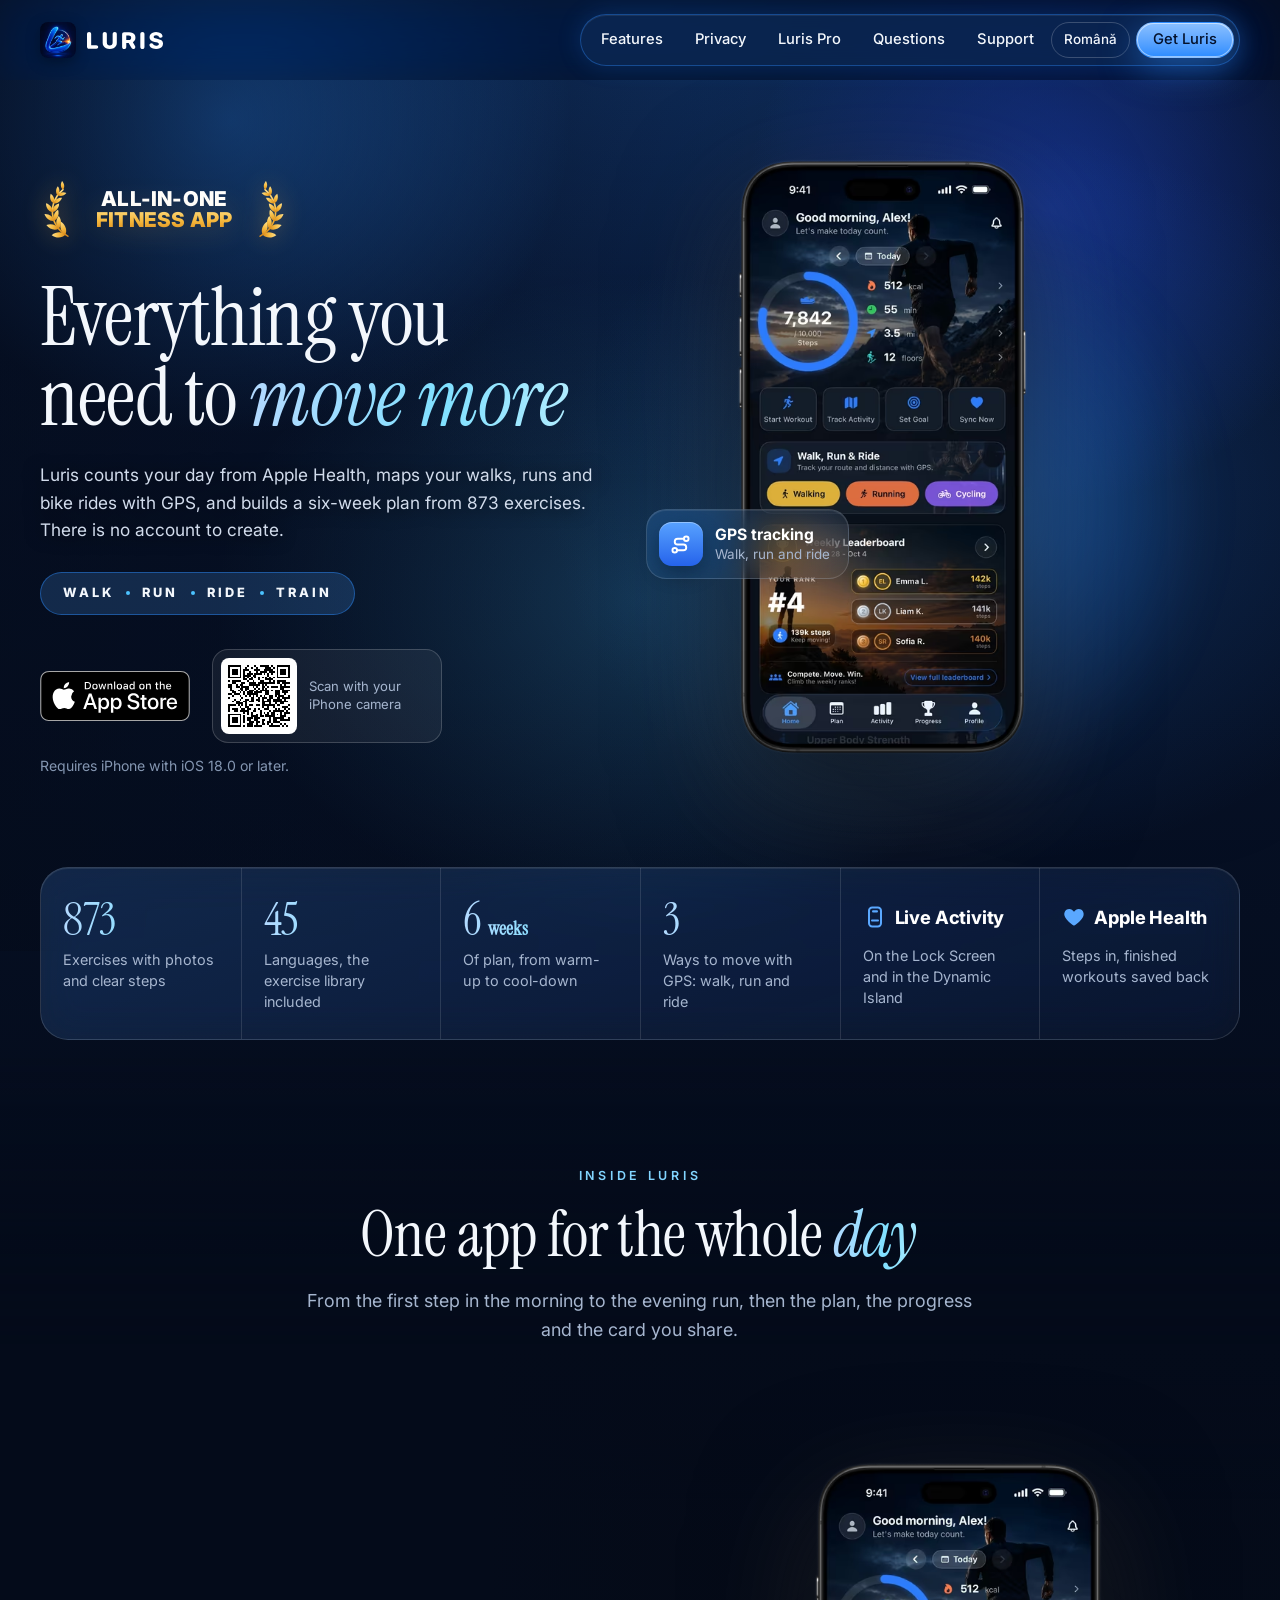
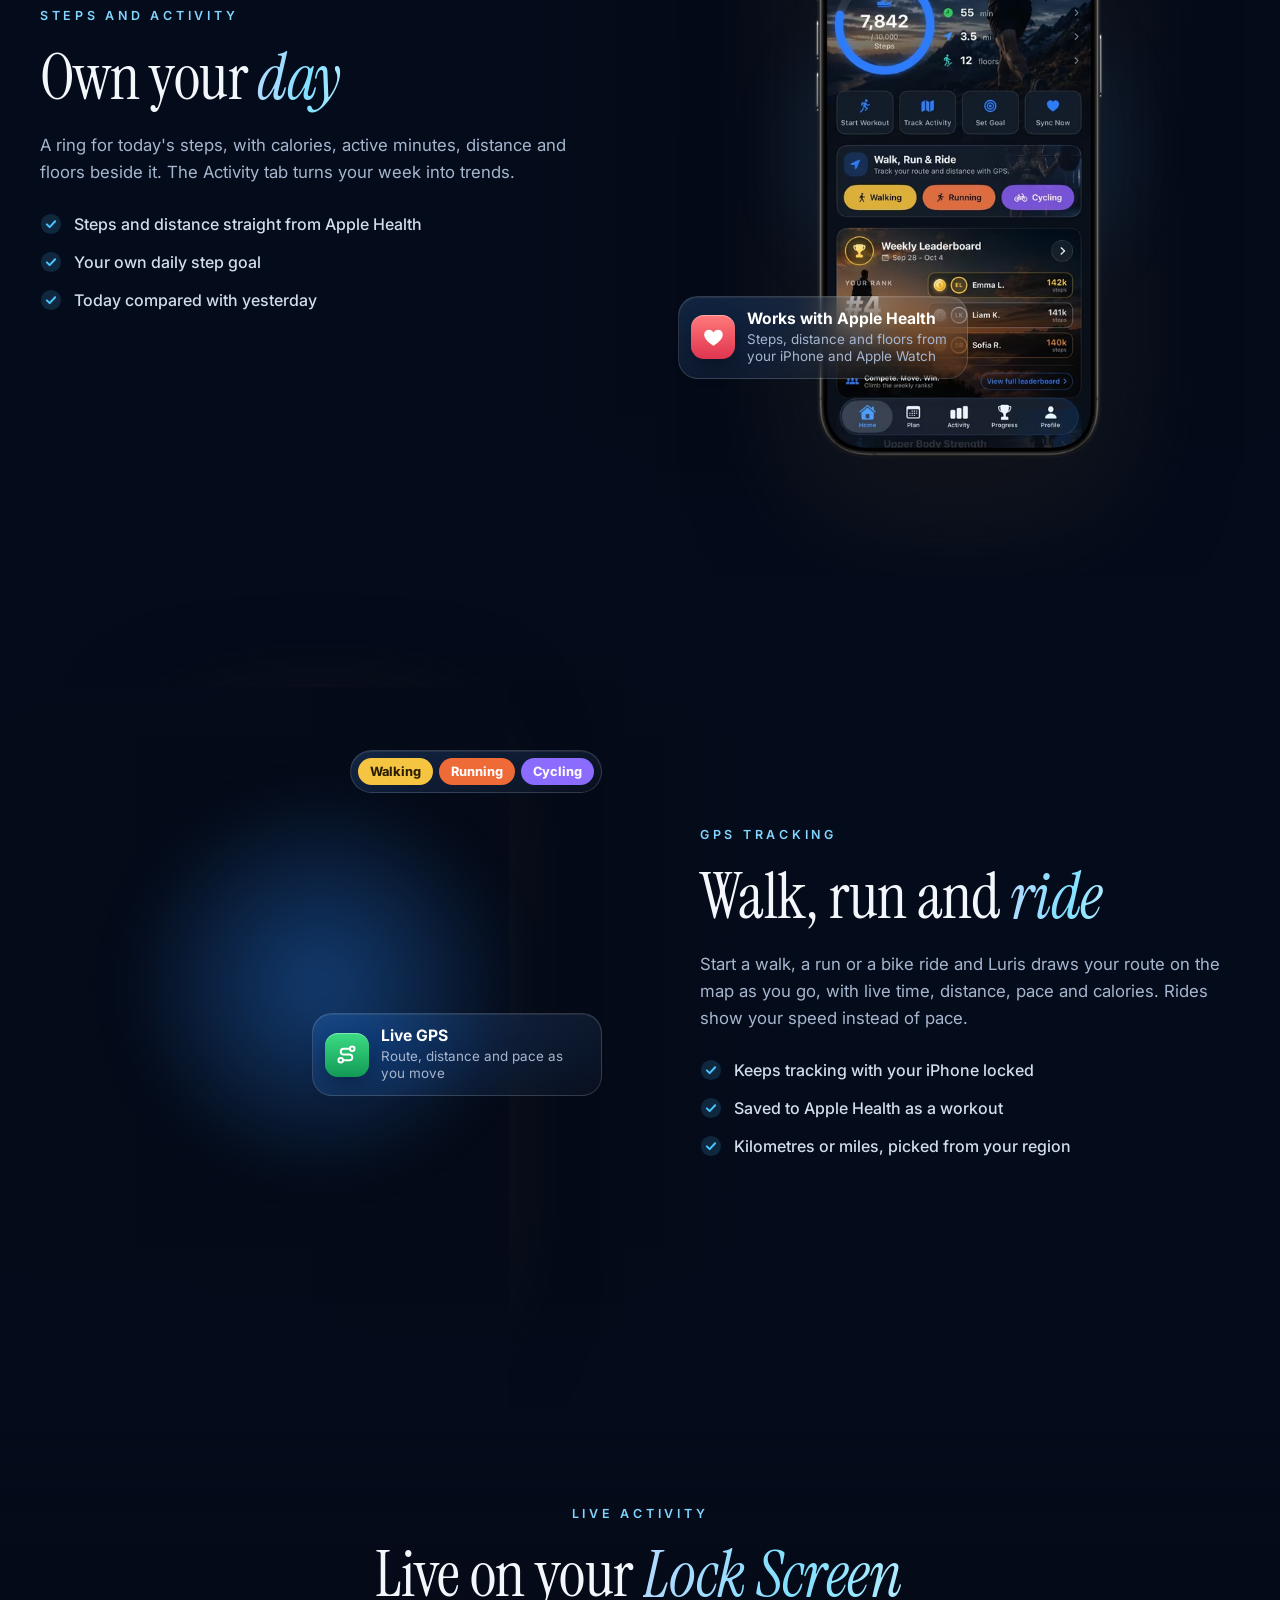
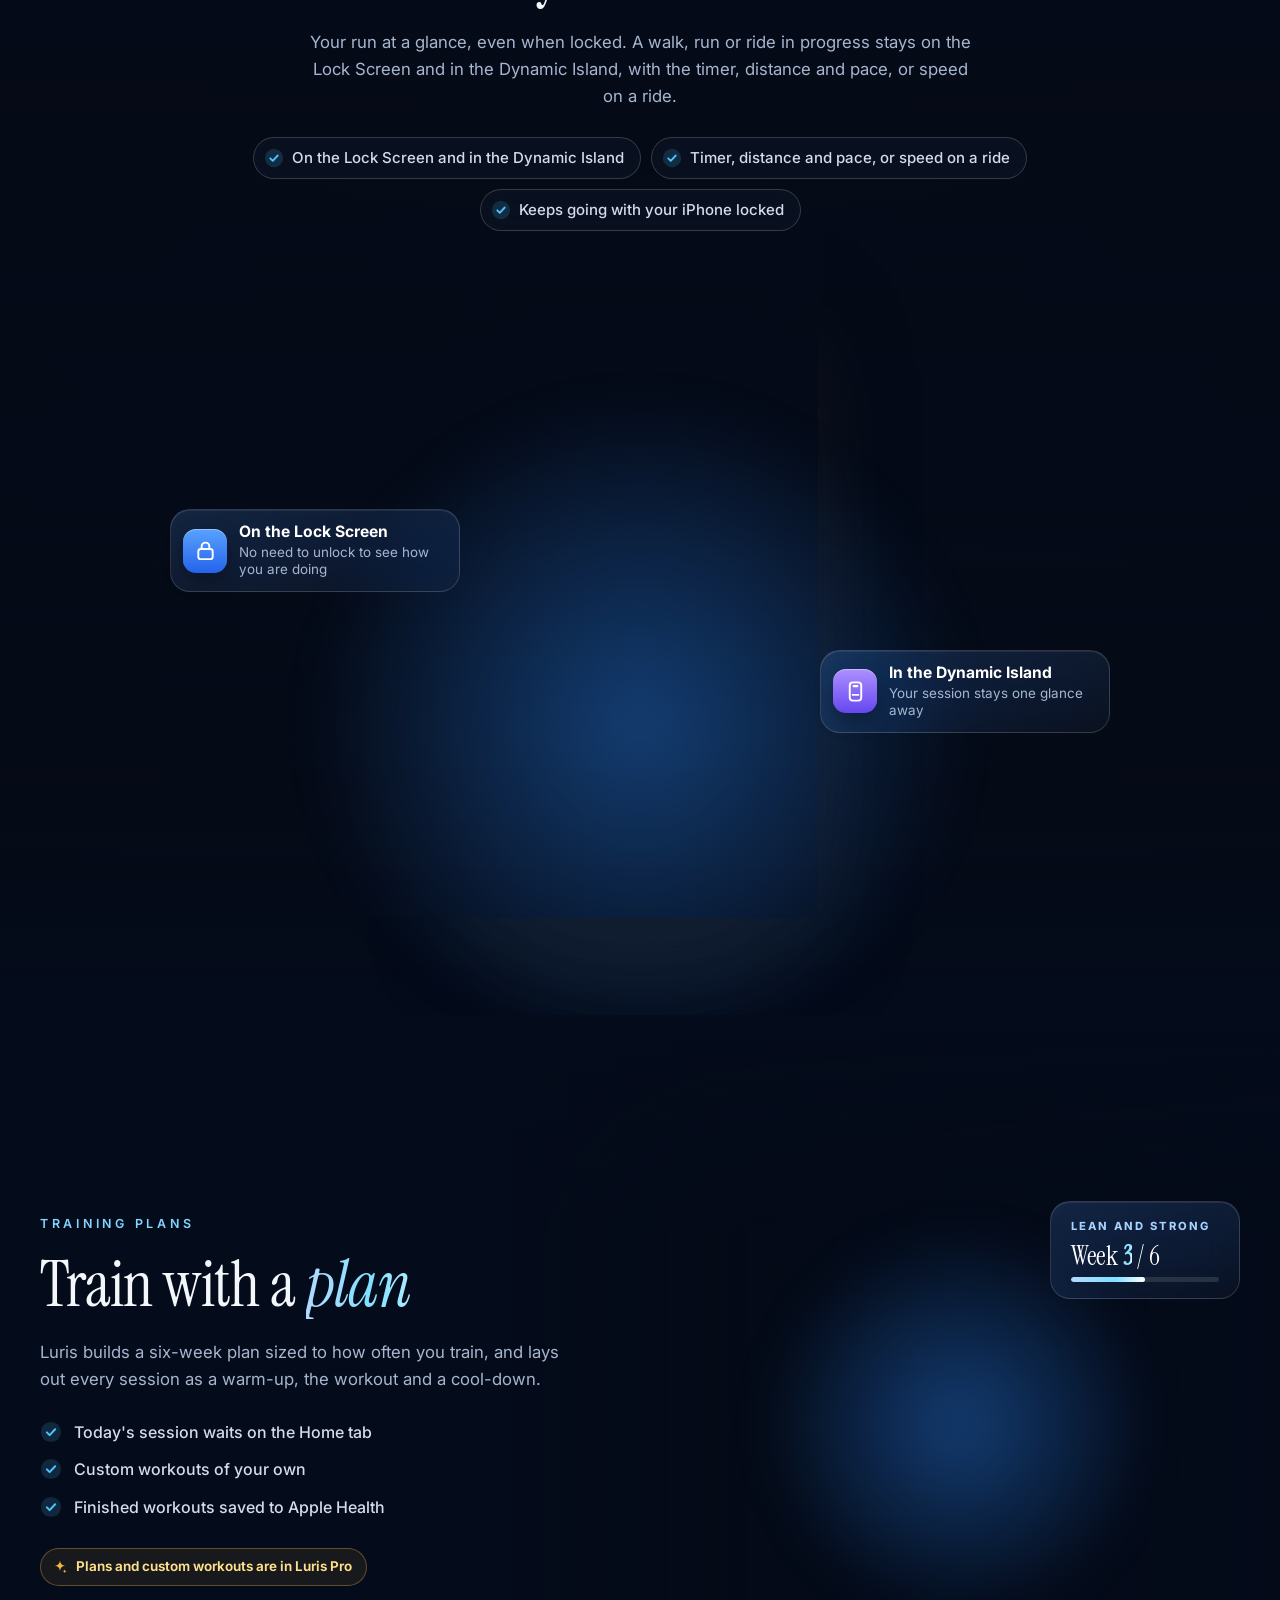
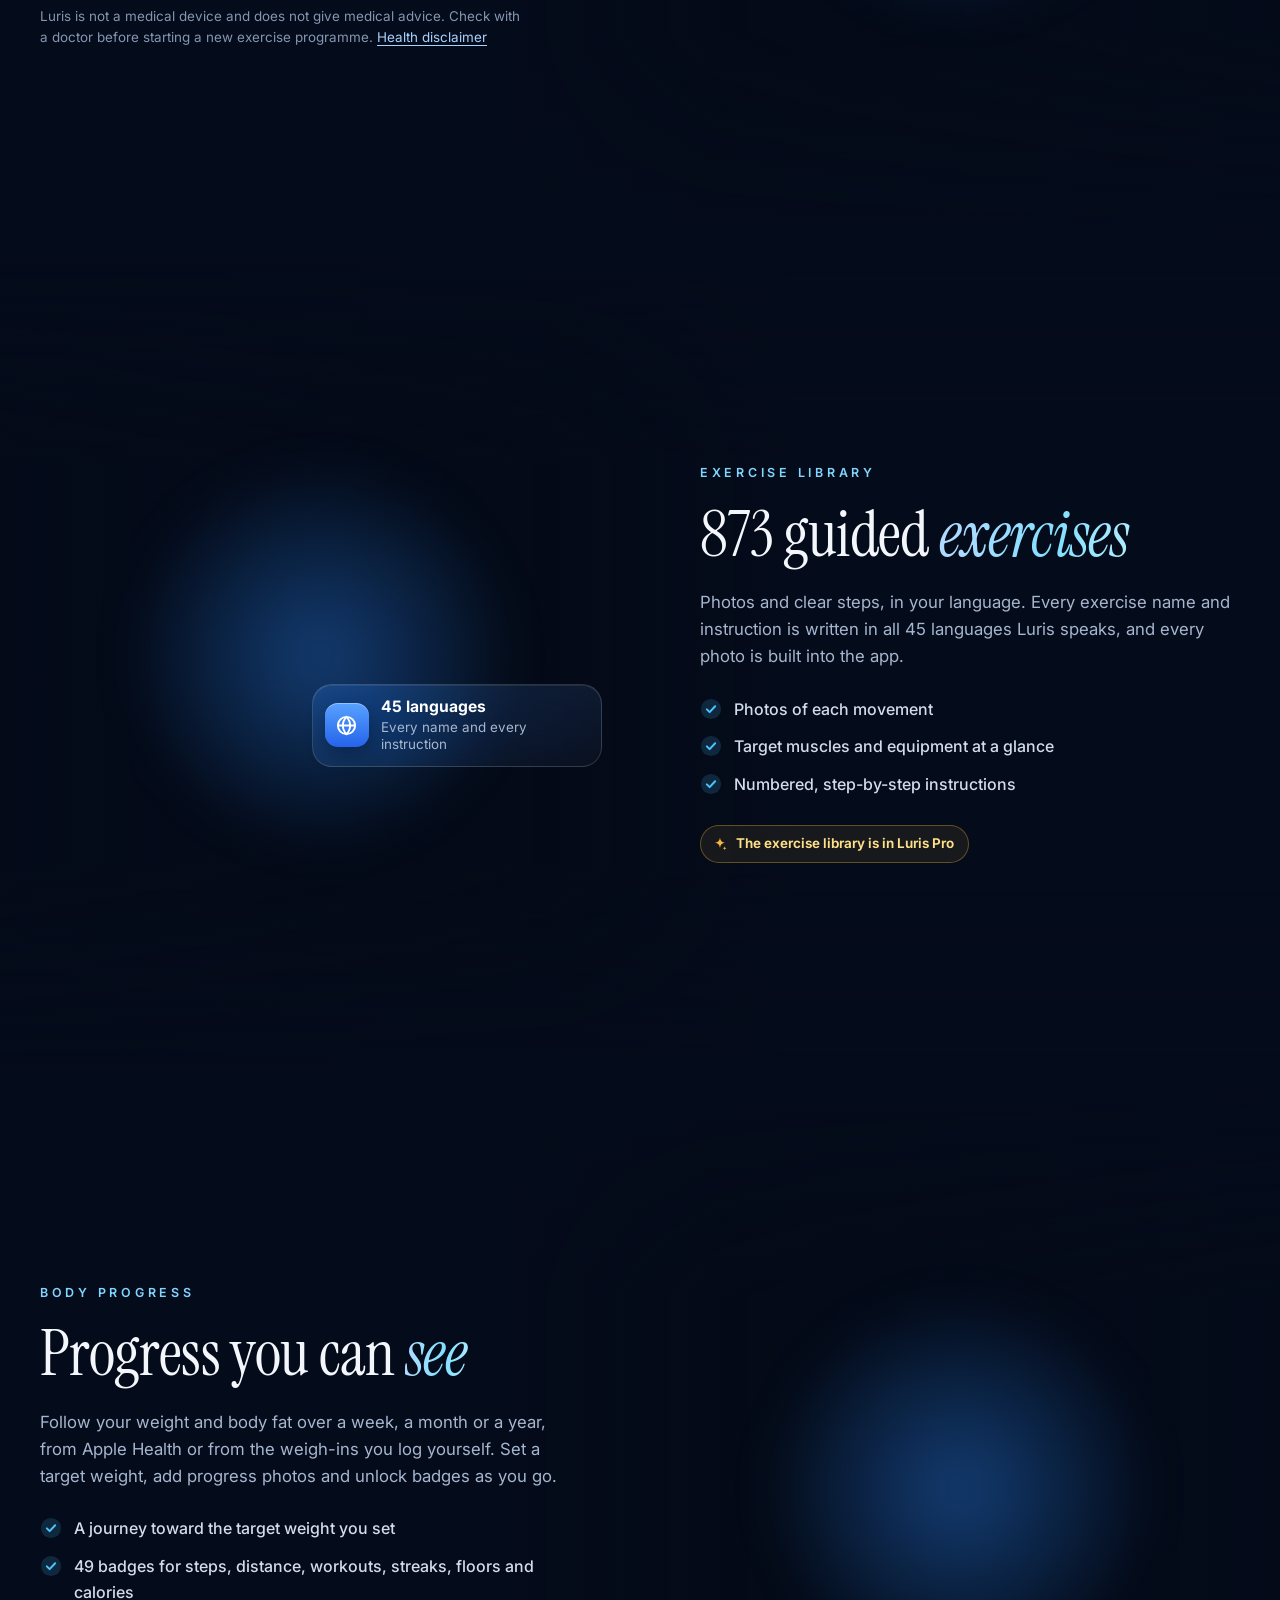
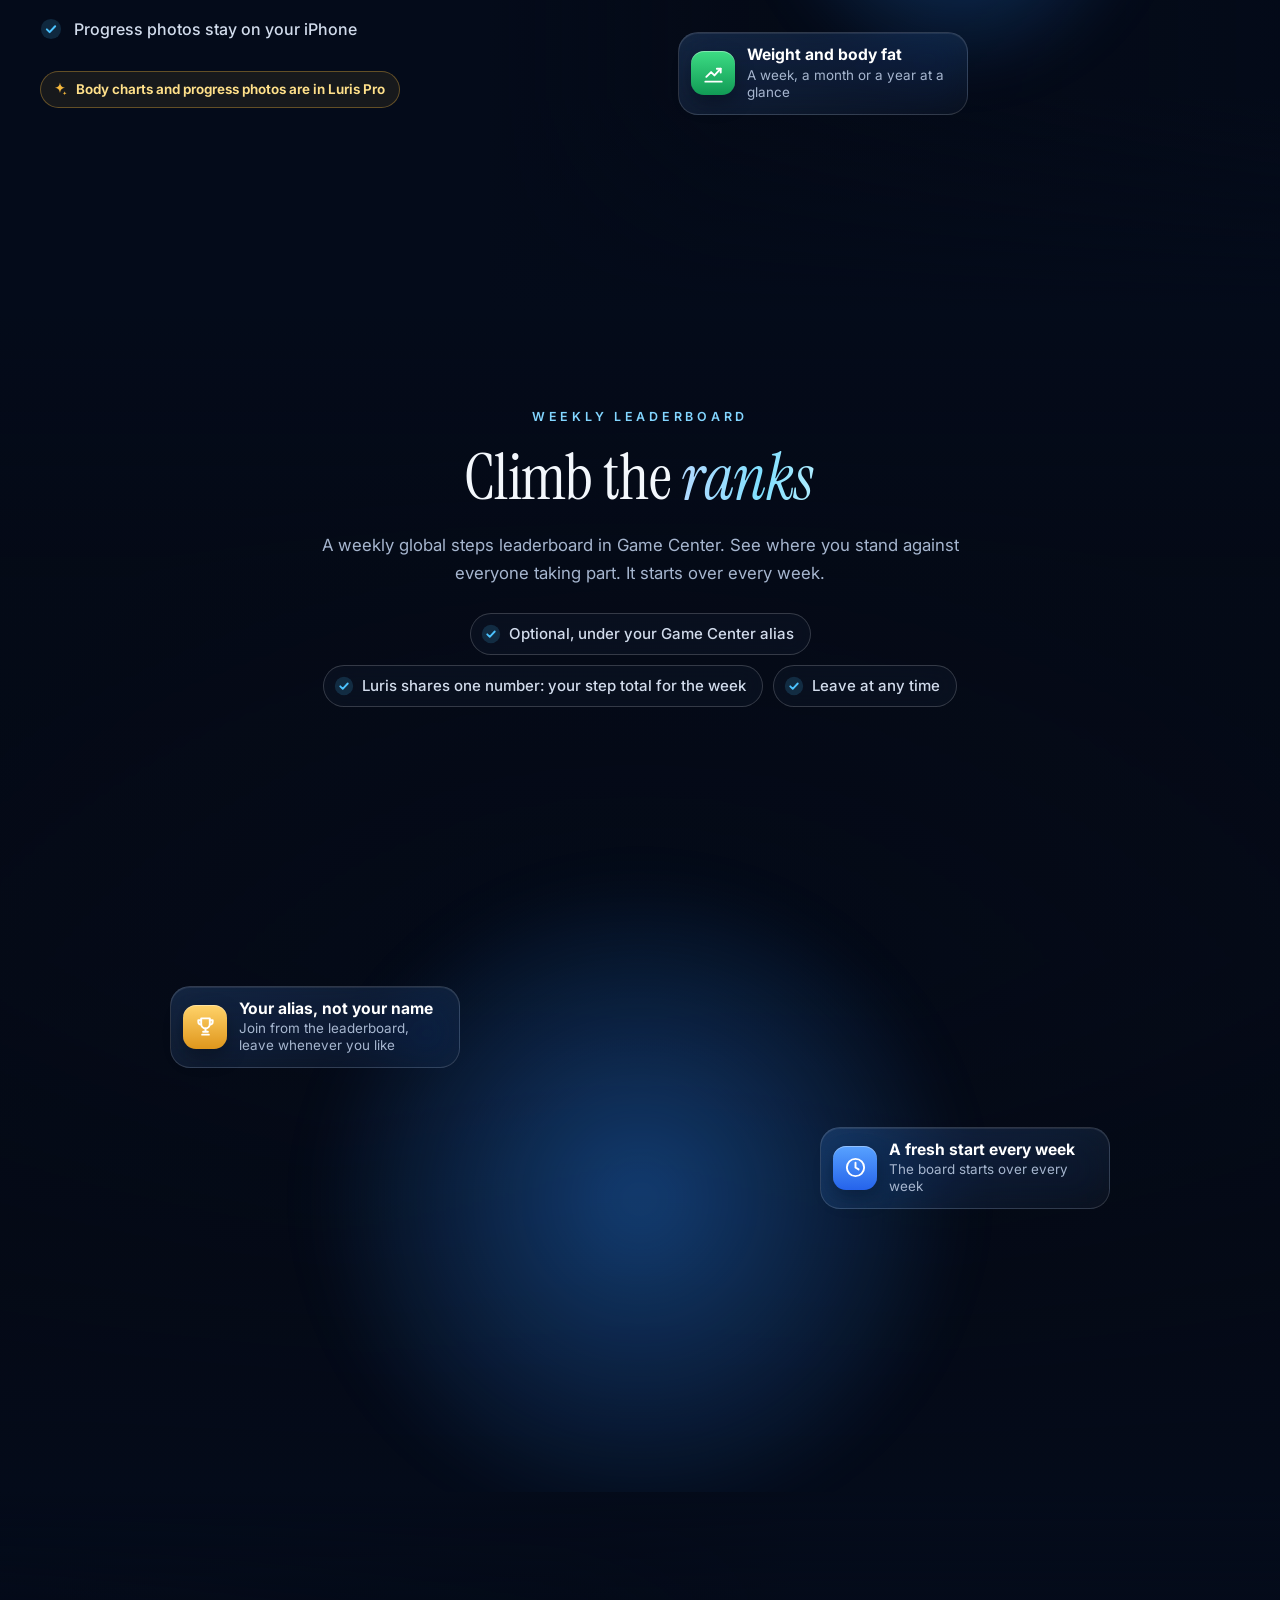
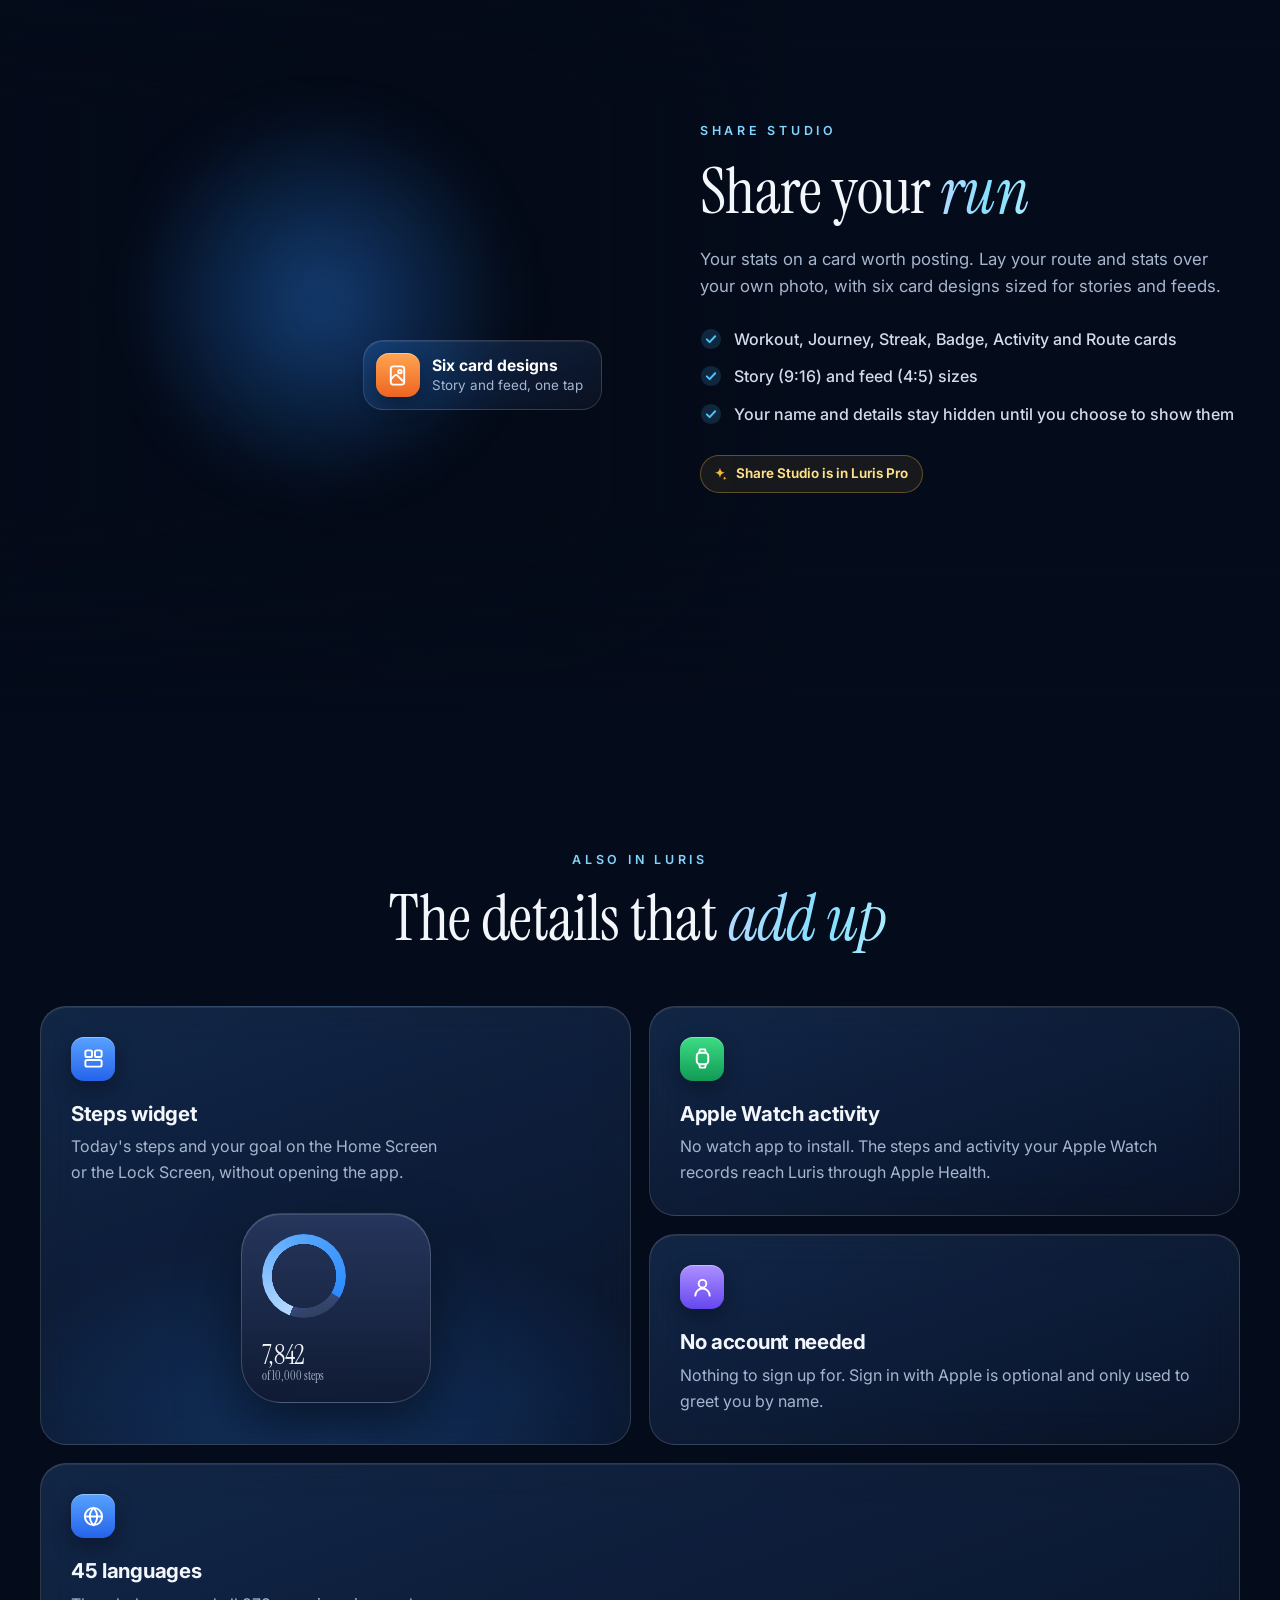
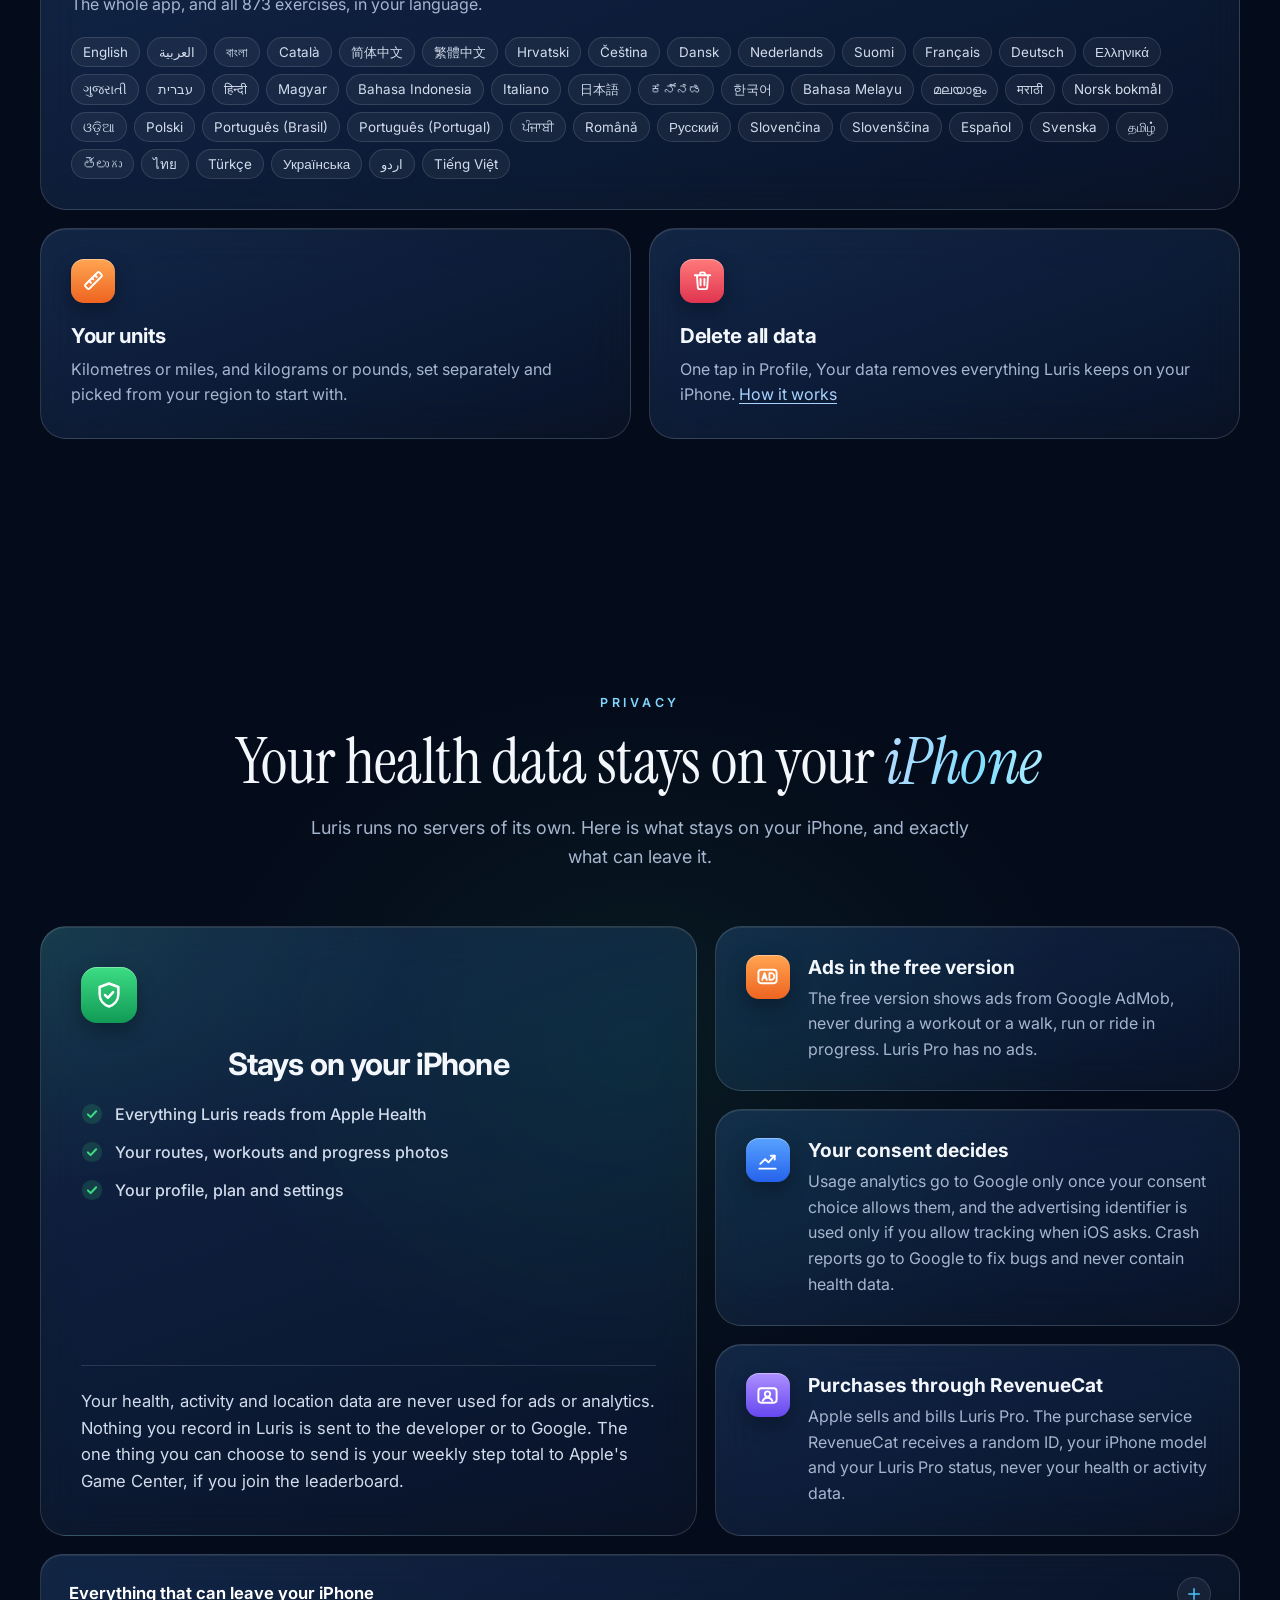
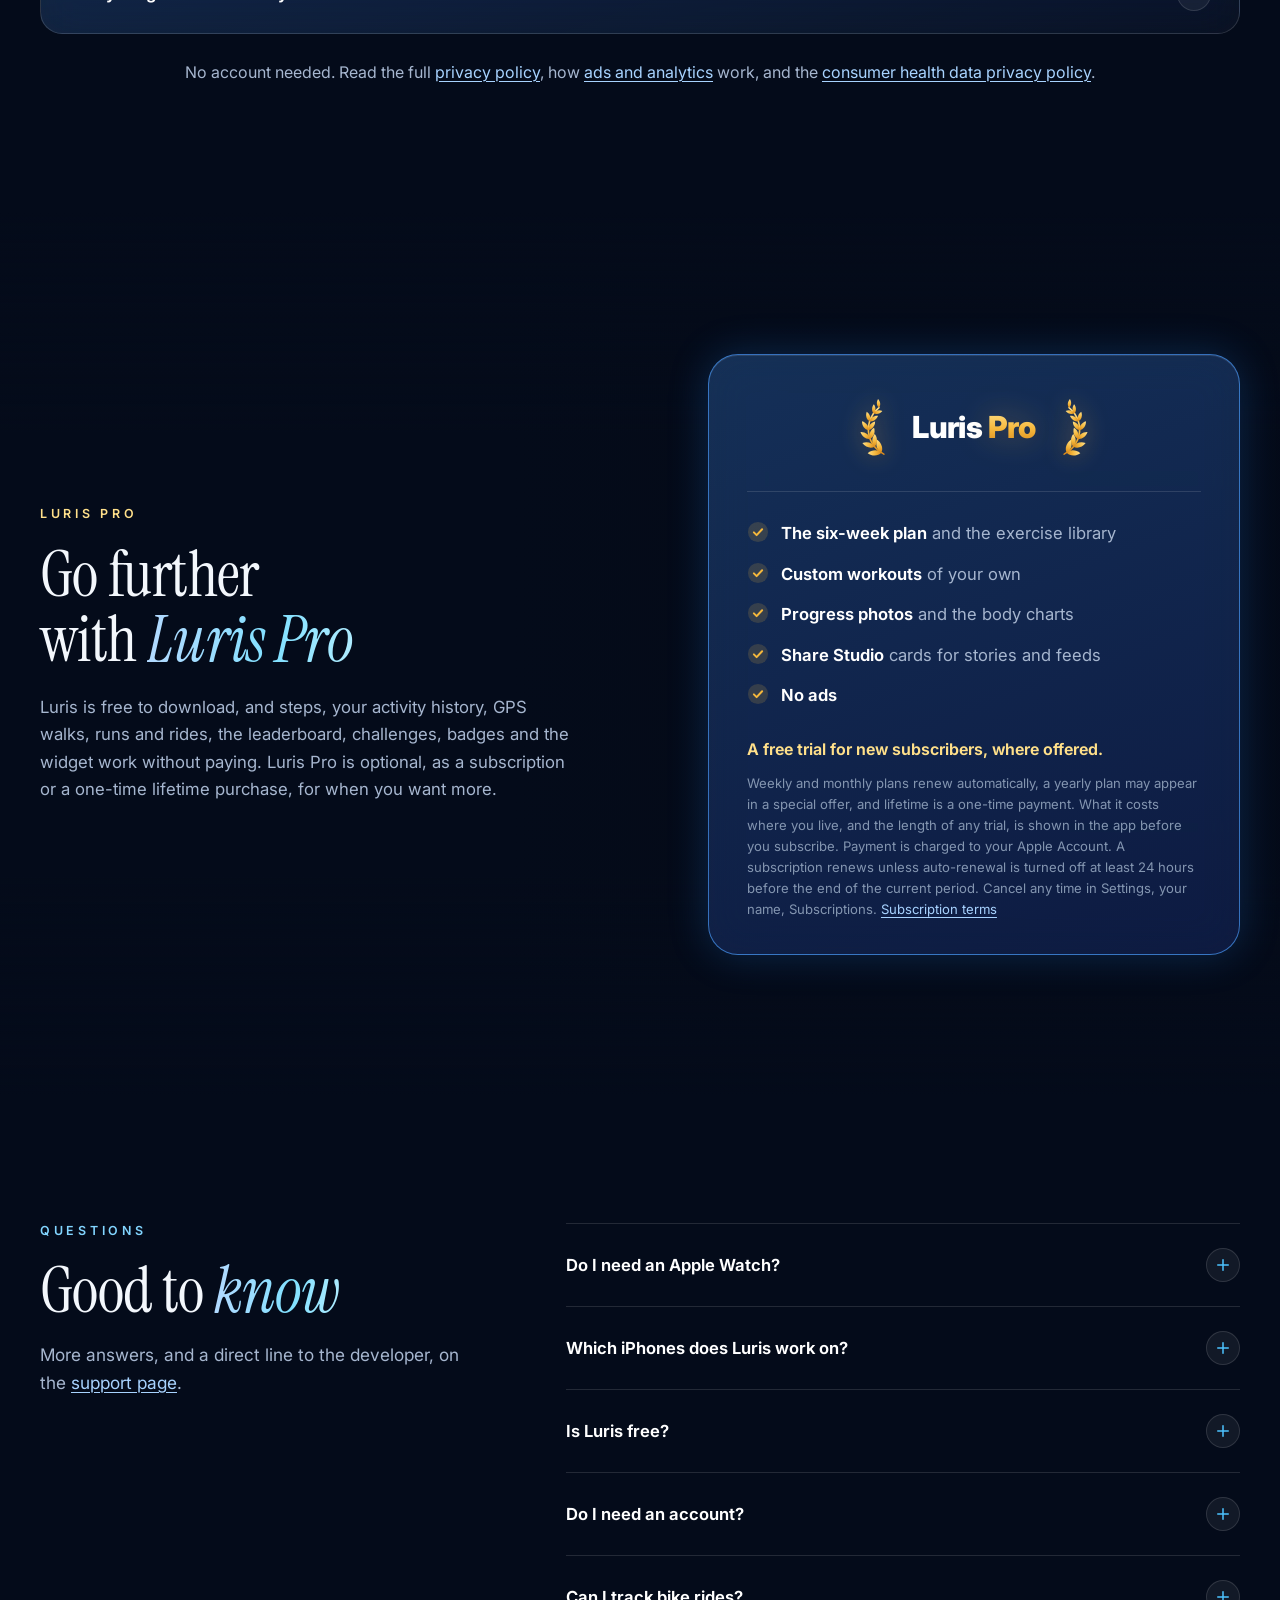
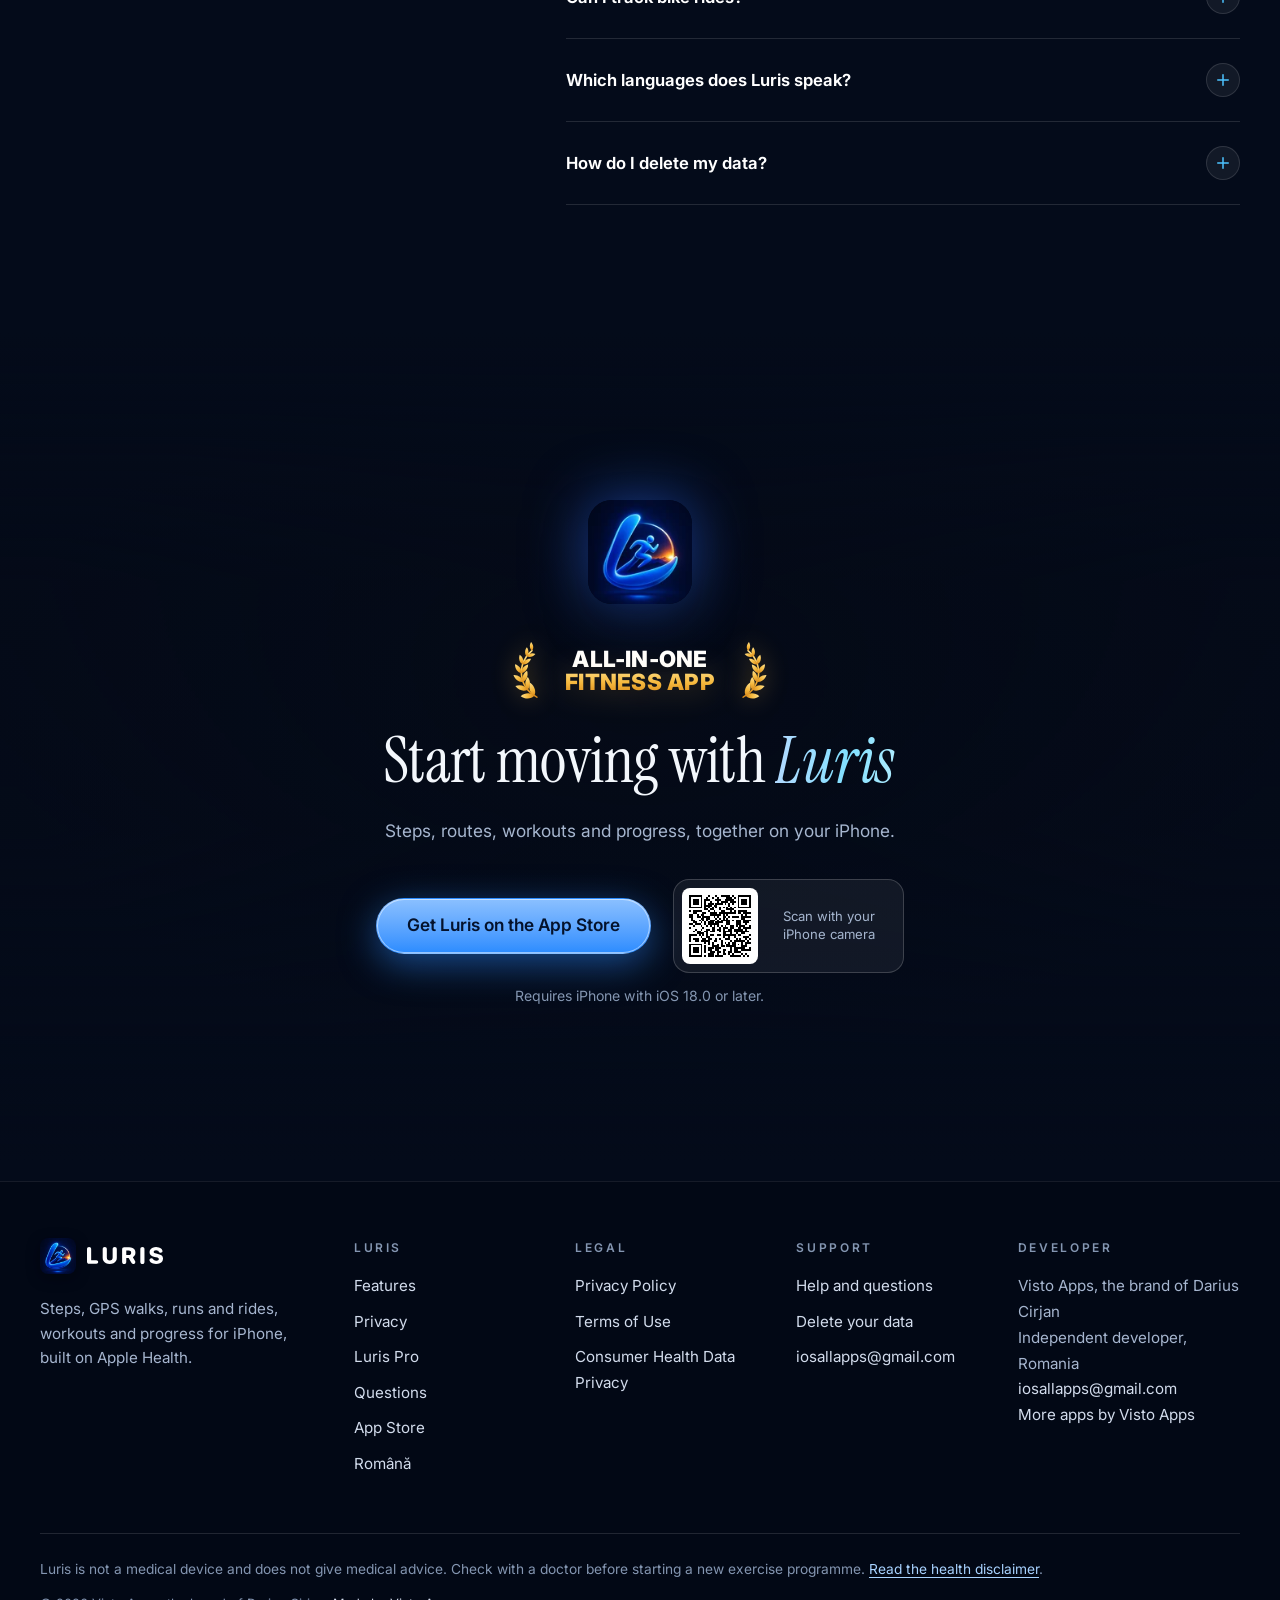
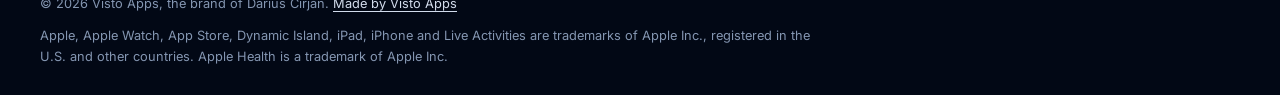
<file: index.html>
<!DOCTYPE html>
<html lang="en">
<head>
    <meta charset="utf-8">
    <!-- build:head -->
    <meta http-equiv="Content-Security-Policy" content="default-src 'none'; img-src 'self' data:; style-src 'self'; font-src 'self'; connect-src 'self'; media-src 'self'; manifest-src 'self'; base-uri 'none'; form-action 'none'; upgrade-insecure-requests">
    <meta name="referrer" content="strict-origin-when-cross-origin">
    <meta name="viewport" content="width=device-width, initial-scale=1, viewport-fit=cover">
    <meta name="color-scheme" content="dark">
    <meta name="theme-color" content="#040b1a">
    <meta name="apple-itunes-app" content="app-id=6813596103">
    <link rel="icon" href="/favicon.ico" sizes="48x48">
    <link rel="icon" type="image/png" sizes="32x32" href="/favicon-32.png">
    <link rel="apple-touch-icon" href="/apple-touch-icon.png">
    <link rel="preload" href="/assets/fonts/inter.woff2" as="font" type="font/woff2" crossorigin>
    <link rel="preload" href="/assets/fonts/instrument-serif.woff2" as="font" type="font/woff2" crossorigin>
    <link rel="stylesheet" href="/styles.css?v=fd846e5a4f">
    <!-- /build:head -->
    <!-- build:meta -->
    <title>Luris: Step &amp; Activity Tracker for iPhone</title>
    <meta name="description" content="Luris is a free step counter and fitness tracker for iPhone. Steps from Apple Health, GPS maps of walks, runs and rides, and a six-week plan.">
    <link rel="canonical" href="https://lurisapp.com/">
    <link rel="alternate" hreflang="en" href="https://lurisapp.com/">
    <link rel="alternate" hreflang="ro" href="https://lurisapp.com/ro/">
    <link rel="alternate" hreflang="x-default" href="https://lurisapp.com/">
    <meta property="og:type" content="website">
    <meta property="og:site_name" content="Luris">
    <meta property="og:locale" content="en_US">
    <meta property="og:locale:alternate" content="ro_RO">
    <meta property="og:url" content="https://lurisapp.com/">
    <meta property="og:title" content="Luris: Step &amp; Activity Tracker for iPhone">
    <meta property="og:description" content="Steps, GPS walks, runs and rides, a six-week plan and progress you can see, built on Apple Health.">
    <meta property="og:image" content="https://lurisapp.com/og-image.jpg">
    <meta property="og:image:type" content="image/jpeg">
    <meta property="og:image:width" content="1200">
    <meta property="og:image:height" content="630">
    <meta property="og:image:alt" content="Luris on two iPhones, the Home tab with today&#x27;s steps ring and a run drawn on the map, over a runner at dusk, beside the words Everything you need to move more.">
    <meta name="twitter:card" content="summary_large_image">
    <meta name="twitter:title" content="Luris: Step &amp; Activity Tracker for iPhone">
    <meta name="twitter:description" content="Steps, GPS walks, runs and rides, a six-week plan and progress you can see, built on Apple Health.">
    <meta name="twitter:image" content="https://lurisapp.com/og-image.jpg">
    <meta name="twitter:image:alt" content="Luris on two iPhones, the Home tab with today&#x27;s steps ring and a run drawn on the map, over a runner at dusk, beside the words Everything you need to move more.">
    <!-- /build:meta -->
    <link rel="preload" as="image" type="image/avif" fetchpriority="high"
          imagesrcset="/img/photo/hero-720.avif 720w, /img/photo/hero-1100.avif 1100w"
          imagesizes="(min-width: 900px) min(64vw, 1100px), 100vw">
    <!-- build:jsonld -->
    <script type="application/ld+json">
    {
      "@context": "https://schema.org",
      "@graph": [
        {
          "@type": "WebSite",
          "@id": "https://lurisapp.com/#website",
          "url": "https://lurisapp.com/",
          "name": "Luris",
          "inLanguage": "en",
          "publisher": {
            "@id": "https://lurisapp.com/#developer"
          }
        },
        {
          "@type": "Organization",
          "@id": "https://lurisapp.com/#developer",
          "name": "Visto Apps",
          "url": "https://vistoapps.com",
          "founder": {
            "@type": "Person",
            "name": "Darius Cirjan"
          },
          "description": "Visto Apps, the brand of Darius Cirjan",
          "email": "iosallapps@gmail.com"
        },
        {
          "@type": "MobileApplication",
          "@id": "https://lurisapp.com/#app",
          "name": "Luris",
          "alternateName": "Luris: Step & Activity Tracker",
          "url": "https://lurisapp.com/",
          "description": "Luris is a free step counter and fitness tracker for iPhone. Steps from Apple Health, GPS maps of walks, runs and rides, and a six-week plan.",
          "applicationCategory": "HealthApplication",
          "applicationSubCategory": "Step counter and GPS walk, run and ride tracker",
          "operatingSystem": "iOS 18.0 or later",
          "availableOnDevice": "iPhone",
          "inLanguage": [
            "en",
            "ar",
            "bn",
            "ca",
            "zh-Hans",
            "zh-Hant",
            "hr",
            "cs",
            "da",
            "nl",
            "fi",
            "fr",
            "de",
            "el",
            "gu",
            "he",
            "hi",
            "hu",
            "id",
            "it",
            "ja",
            "kn",
            "ko",
            "ms",
            "ml",
            "mr",
            "nb",
            "or",
            "pl",
            "pt-BR",
            "pt-PT",
            "pa",
            "ro",
            "ru",
            "sk",
            "sl",
            "es",
            "sv",
            "ta",
            "te",
            "th",
            "tr",
            "uk",
            "ur",
            "vi"
          ],
          "featureList": [
            "Steps and activity from Apple Health",
            "GPS walk, run and bike ride tracking with a map",
            "Six-week workout plan",
            "873 exercises with images",
            "Weight and body fat trend charts and progress photos",
            "49 achievements",
            "Weekly Game Center steps leaderboard",
            "Share Studio cards",
            "Home Screen and Lock Screen widget",
            "Live Activity"
          ],
          "image": "https://lurisapp.com/img/app-icon-512.png",
          "screenshot": [
            "https://lurisapp.com/img/screens/home-screen.jpg",
            "https://lurisapp.com/img/screens/route-screen.jpg"
          ],
          "offers": {
            "@type": "Offer",
            "price": "0",
            "priceCurrency": "USD"
          },
          "author": {
            "@id": "https://lurisapp.com/#developer"
          },
          "publisher": {
            "@id": "https://lurisapp.com/#developer"
          },
          "downloadUrl": "https://apps.apple.com/app/id6813596103",
          "installUrl": "https://apps.apple.com/app/id6813596103",
          "sameAs": [
            "https://apps.apple.com/app/id6813596103"
          ]
        },
        {
          "@type": "FAQPage",
          "@id": "https://lurisapp.com/#faq",
          "inLanguage": "en",
          "mainEntity": [
            {
              "@type": "Question",
              "name": "Do I need an Apple Watch?",
              "acceptedAnswer": {
                "@type": "Answer",
                "text": "No. Luris uses the steps and distance your iPhone records. If you wear an Apple Watch, its steps and activity reach Luris through Apple Health too."
              }
            },
            {
              "@type": "Question",
              "name": "Which iPhones does Luris work on?",
              "acceptedAnswer": {
                "@type": "Answer",
                "text": "Any iPhone with iOS 18.0 or later. There is no iPad or Apple Watch app."
              }
            },
            {
              "@type": "Question",
              "name": "Is Luris free?",
              "acceptedAnswer": {
                "@type": "Answer",
                "text": "Luris is free to download, and steps, your activity history, GPS walks, runs and rides, the leaderboard, challenges, badges and the widget work without paying. The six-week plan and exercise library, custom workouts, progress photos and body charts, and Share Studio are part of Luris Pro, optional as a subscription you can cancel at any time or as a one-time lifetime purchase."
              }
            },
            {
              "@type": "Question",
              "name": "Do I need an account?",
              "acceptedAnswer": {
                "@type": "Answer",
                "text": "No. There is nothing to sign up for. Sign in with Apple is optional and only used to greet you by name."
              }
            },
            {
              "@type": "Question",
              "name": "Can I track bike rides?",
              "acceptedAnswer": {
                "@type": "Answer",
                "text": "Yes. Start one from Walk, Run & Ride on the Home tab. Luris maps your route with GPS and shows your distance, speed in km/h or mph, and calories, and saves the ride to Apple Health as a cycling workout."
              }
            },
            {
              "@type": "Question",
              "name": "Which languages does Luris speak?",
              "acceptedAnswer": {
                "@type": "Answer",
                "text": "Forty-five: English, Arabic, Bengali, Catalan, Chinese (Simplified), Chinese (Traditional), Croatian, Czech, Danish, Dutch, Finnish, French, German, Greek, Gujarati, Hebrew, Hindi, Hungarian, Indonesian, Italian, Japanese, Kannada, Korean, Malay, Malayalam, Marathi, Norwegian, Odia, Polish, Portuguese (Brazil), Portuguese (Portugal), Punjabi, Romanian, Russian, Slovak, Slovenian, Spanish, Swedish, Tamil, Telugu, Thai, Turkish, Ukrainian, Urdu and Vietnamese. The 873 exercise names and instructions are in every one of them."
              }
            },
            {
              "@type": "Question",
              "name": "How do I delete my data?",
              "acceptedAnswer": {
                "@type": "Answer",
                "text": "Your data is on your iPhone, and the developer holds no copy. In Luris, open Profile, then Your data, and tap Delete All Data to delete everything the app keeps on your iPhone. Delete All Data does not touch Apple Health: what Luris saved there stays until you delete it in the Health app. Deleting a single session in Luris also removes the workout it saved for that session. The support page shows every step."
              }
            }
          ]
        }
      ]
    }
    </script>
    <!-- /build:jsonld -->
</head>
<body class="home">
    <a class="skip-link" href="#main">Skip to content</a>
    <!-- build:sprite -->
    <svg class="sprite" aria-hidden="true" focusable="false">
        <defs>
        <linearGradient id="laurel-gold" x1="0" y1="0" x2="0" y2="1"><stop offset="0" stop-color="#FFE08A"/><stop offset=".55" stop-color="#F5B83D"/><stop offset="1" stop-color="#D98A1C"/></linearGradient>
        <symbol id="wordmark" viewBox="0 0 6679 1493"><path fill="currentColor" d="M183.2 1467.8Q96.4 1467.8 48.2 1417.6Q0 1367.3 0 1276.2V193.9Q0 102 48.2 52.2Q96.4 2.4 183.2 2.4Q270 2.4 318.2 52.2Q366.4 102 366.4 193.9V1171.3H818.8Q891.9 1171.3 936.9 1210.2Q981.9 1249.2 981.9 1319.5Q981.9 1389.9 937.7 1428.8Q893.4 1467.8 818.8 1467.8ZM1998.9 1492.5Q1811.5 1492.5 1671.5 1425.9Q1531.6 1359.3 1454.7 1238.3Q1377.8 1117.3 1377.8 955.7V193.9Q1377.8 102 1425.9 52.2Q1474.1 2.4 1561 2.4Q1647.8 2.4 1696 52.2Q1744.2 102 1744.2 193.9V916.9Q1744.2 1042.5 1810.1 1113.8Q1876.1 1185.2 1998.9 1185.2Q2122 1185.2 2187.8 1113.8Q2253.6 1042.5 2253.6 916.9V193.9Q2253.6 102 2301.8 52.2Q2350 2.4 2436.8 2.4Q2523.7 2.4 2571.8 52.2Q2620 102 2620 193.9V955.7Q2620 1117.3 2543.1 1238.3Q2466.2 1359.3 2326.6 1425.9Q2187.1 1492.5 1998.9 1492.5ZM3267.7 1491.1Q3181.1 1491.1 3132.8 1440.8Q3084.5 1390.5 3084.5 1299.6V216.3Q3084.5 124.4 3132.7 74.6Q3180.9 24.8 3267.7 24.8H3701.9Q3882.2 24.8 4005.5 81.7Q4128.9 138.6 4192.4 245.1Q4255.9 351.5 4255.9 500.6Q4255.9 627.9 4198.8 734.5Q4141.6 841 4030.8 897L4208.5 1197.7Q4232.5 1237.3 4239.9 1264Q4247.4 1290.7 4247.4 1323.3Q4247.4 1396.5 4195.6 1443.8Q4143.9 1491.1 4064.4 1491.1Q4019.8 1491.1 3989.1 1478.4Q3958.4 1465.6 3932.6 1434.3Q3906.7 1402.9 3874.8 1347.5L3661.5 963.2Q3661.5 963.2 3661.5 963.2Q3661.5 963.2 3661.5 963.2H3450.9V1299.6Q3450.9 1390.5 3402.7 1440.8Q3354.6 1491.1 3267.7 1491.1ZM3450.9 711.8H3666.1Q3766.9 711.8 3824 656.6Q3881.2 601.4 3881.2 507.4Q3881.2 415.6 3822.4 358.6Q3763.7 301.7 3664.9 301.7H3450.9ZM4868.5 1490.2Q4781.6 1490.2 4733.5 1440Q4685.3 1389.7 4685.3 1298.6V193.9Q4685.3 102 4733.5 52.2Q4781.6 2.4 4868.5 2.4Q4955.3 2.4 5003.5 52.2Q5051.7 102 5051.7 193.9V1298.6Q5051.7 1389.7 5003.5 1440Q4955.3 1490.2 4868.5 1490.2ZM6072.3 1492.5Q5916.5 1492.5 5801.5 1456.8Q5686.6 1421.1 5613.7 1360.3Q5540.8 1299.6 5510.8 1225.6Q5501.4 1202.9 5496.5 1180Q5491.6 1157.2 5491.6 1134.3Q5491.6 1065.3 5536.3 1023.1Q5580.9 980.9 5650.2 980.9Q5704.1 980.9 5742.8 1002.3Q5781.5 1023.6 5816.7 1077.9Q5841 1122.1 5880.5 1150.9Q5920 1179.6 5970.6 1192.8Q6021.1 1206 6078.5 1206Q6150.5 1206 6203.3 1186.3Q6256.2 1166.7 6285.5 1132.2Q6314.9 1097.7 6314.9 1054.2Q6314.9 993.8 6262.9 959.2Q6210.9 924.7 6082.3 900.1L5933.7 872Q5718.2 831.9 5607.5 726.8Q5496.8 621.6 5496.8 457Q5496.8 318.1 5571 215.5Q5645.1 112.9 5774.3 56.5Q5903.4 0 6070 0Q6207.8 0 6318.6 33.9Q6429.4 67.8 6506.2 132.6Q6582.9 197.4 6617.3 289.3Q6632.3 326.4 6632.3 367.9Q6632.3 431.6 6590.2 470.8Q6548.1 510 6478.4 510.8Q6419.2 510.8 6378.5 487.4Q6337.8 464.1 6305.9 411.7Q6282.5 367 6248.2 339.6Q6213.9 312.2 6170 299.4Q6126.2 286.5 6072.6 286.5Q6006.3 286.5 5959.1 305Q5911.9 323.4 5886.6 356.1Q5861.3 388.7 5861.3 431.4Q5861.3 488.9 5913.6 523Q5965.9 557.2 6083.4 580L6231.9 608.2Q6463.3 651.8 6571.3 750Q6679.4 848.2 6679.4 1018.8Q6679.4 1163.3 6606.9 1269.9Q6534.4 1376.6 6398.5 1434.6Q6262.6 1492.5 6072.3 1492.5Z"/></symbol>
        <symbol id="i-check" viewBox="0 0 24 24"><circle cx="12" cy="12" r="11" fill="currentColor" fill-opacity=".16"/><path fill="none" stroke="currentColor" stroke-width="2.2" stroke-linecap="round" stroke-linejoin="round" d="m7.5 12.4 3 3 6-6.4"/></symbol>
        <symbol id="i-widget" viewBox="0 0 24 24"><g fill="none" stroke="currentColor" stroke-width="2"><rect x="3.5" y="3.5" width="7" height="7" rx="2"/><rect x="13.5" y="3.5" width="7" height="7" rx="2"/><rect x="3.5" y="13.5" width="17" height="7" rx="2"/></g></symbol>
        <symbol id="i-live" viewBox="0 0 24 24"><g fill="none" stroke="currentColor" stroke-width="2" stroke-linecap="round"><rect x="6" y="2.5" width="12" height="19" rx="3.2"/><rect x="9" y="5.3" width="6" height="2.2" rx="1.1" fill="currentColor" stroke="none"/><path d="M9 15.5h6"/></g></symbol>
        <symbol id="i-ruler" viewBox="0 0 24 24"><g fill="none" stroke="currentColor" stroke-width="2" stroke-linecap="round" stroke-linejoin="round"><path d="M3.6 16.2 16.2 3.6a1.4 1.4 0 0 1 2 0l2.2 2.2a1.4 1.4 0 0 1 0 2L7.8 20.4a1.4 1.4 0 0 1-2 0l-2.2-2.2a1.4 1.4 0 0 1 0-2z"/><path d="m7.4 12.4 2 2M10.4 9.4l1.4 1.4M13.4 6.4l2 2"/></g></symbol>
        <symbol id="i-globe" viewBox="0 0 24 24"><g fill="none" stroke="currentColor" stroke-width="2"><circle cx="12" cy="12" r="9"/><path d="M3 12h18M12 3c2.5 2.6 3.8 5.6 3.8 9s-1.3 6.4-3.8 9c-2.5-2.6-3.8-5.6-3.8-9S9.5 5.6 12 3z"/></g></symbol>
        <symbol id="i-watch" viewBox="0 0 24 24"><g fill="none" stroke="currentColor" stroke-width="2" stroke-linejoin="round"><rect x="6" y="6" width="12" height="12" rx="3.4"/><path d="M8.5 6 9.3 2.5h5.4L15.5 6M8.5 18l.8 3.5h5.4l.8-3.5"/></g></symbol>
        <symbol id="i-user" viewBox="0 0 24 24"><g fill="none" stroke="currentColor" stroke-width="2" stroke-linecap="round"><circle cx="12" cy="8" r="4"/><path d="M4.5 20.5a7.5 7.5 0 0 1 15 0"/></g></symbol>
        <symbol id="i-phone" viewBox="0 0 24 24"><g fill="none" stroke="currentColor" stroke-width="2" stroke-linecap="round" stroke-linejoin="round"><rect x="6" y="2.5" width="12" height="19" rx="3"/><path d="M10.2 12.2h3.6v3.3h-3.6zM10.9 12.2v-1.1a1.1 1.1 0 0 1 2.2 0v1.1"/></g></symbol>
        <symbol id="i-out" viewBox="0 0 24 24"><g fill="none" stroke="currentColor" stroke-width="2" stroke-linecap="round" stroke-linejoin="round"><path d="M14 4h6v6M20 4l-8.5 8.5"/><path d="M18 14v4.5a1.5 1.5 0 0 1-1.5 1.5h-11A1.5 1.5 0 0 1 4 18.5v-11A1.5 1.5 0 0 1 5.5 6H10"/></g></symbol>
        <symbol id="i-clock" viewBox="0 0 24 24"><g fill="none" stroke="currentColor" stroke-width="2" stroke-linecap="round"><circle cx="12" cy="12" r="9"/><path d="M12 7v5l3.2 2"/></g></symbol>
        <symbol id="i-mail" viewBox="0 0 24 24"><g fill="none" stroke="currentColor" stroke-width="2" stroke-linejoin="round"><rect x="3" y="5" width="18" height="14" rx="2.5"/><path d="m3.8 6.5 8.2 6.3 8.2-6.3"/></g></symbol>
        <symbol id="i-heart" viewBox="0 0 24 24"><path fill="currentColor" d="M12 20.6s-7.9-4.7-9.4-9.7C1.5 7.3 3.8 4 7.2 4c2 0 3.6 1.1 4.8 2.8C13.2 5.1 14.8 4 16.8 4c3.4 0 5.7 3.3 4.6 6.9-1.5 5-9.4 9.7-9.4 9.7z"/></symbol>
        <symbol id="i-route" viewBox="0 0 24 24"><g fill="none" stroke="currentColor" stroke-width="2" stroke-linecap="round" stroke-linejoin="round"><circle cx="6" cy="18" r="2.4"/><circle cx="18" cy="6" r="2.4"/><path d="M8.4 18H15a3 3 0 0 0 0-6H9a3 3 0 0 1 0-6h6.6"/></g></symbol>
        <symbol id="i-lock" viewBox="0 0 24 24"><g fill="none" stroke="currentColor" stroke-width="2" stroke-linecap="round" stroke-linejoin="round"><rect x="4.5" y="10.5" width="15" height="10.5" rx="2.6"/><path d="M8 10.5V7.8a4 4 0 0 1 8 0v2.7"/></g></symbol>
        <symbol id="i-trash" viewBox="0 0 24 24"><g fill="none" stroke="currentColor" stroke-width="2" stroke-linecap="round" stroke-linejoin="round"><path d="M4 6.5h16M9.5 6.5V4.8c0-.7.5-1.3 1.3-1.3h2.4c.8 0 1.3.6 1.3 1.3v1.7M6.2 6.5l.9 12.6c.1 1 .9 1.9 2 1.9h5.8c1.1 0 1.9-.8 2-1.9l.9-12.6M10 10.5v6.5M14 10.5v6.5"/></g></symbol>
        <symbol id="i-shield" viewBox="0 0 24 24"><g fill="none" stroke="currentColor" stroke-width="2" stroke-linecap="round" stroke-linejoin="round"><path d="M12 2.8 4.5 5.6v5.8c0 4.8 3.2 8.4 7.5 9.8 4.3-1.4 7.5-5 7.5-9.8V5.6z"/><path d="m8.8 12 2.3 2.3 4.2-4.6"/></g></symbol>
        <symbol id="i-ad" viewBox="0 0 24 24"><g fill="none" stroke="currentColor" stroke-width="2" stroke-linecap="round" stroke-linejoin="round"><rect x="2.5" y="5" width="19" height="14" rx="3"/><path d="m6.5 15.5 2.4-7 2.4 7M7.3 13.3h3.2M14 8.5v7h1.6a3.5 3.5 0 0 0 0-7z"/></g></symbol>
        <symbol id="i-chart" viewBox="0 0 24 24"><g fill="none" stroke="currentColor" stroke-width="2" stroke-linecap="round" stroke-linejoin="round"><path d="M3.5 20.5h17"/><path d="m4.5 15.5 5-5 3.5 3.5 6.5-7"/><path d="M15.5 7h4v4"/></g></symbol>
        <symbol id="i-card" viewBox="0 0 24 24"><g fill="none" stroke="currentColor" stroke-width="2" stroke-linecap="round" stroke-linejoin="round"><rect x="5" y="2.5" width="14" height="19" rx="2.6"/><path d="m5 16 4.2-4.2a1.6 1.6 0 0 1 2.3 0L19 19"/><circle cx="14.5" cy="8" r="1.8"/></g></symbol>
        <symbol id="i-spark" viewBox="0 0 24 24"><path fill="currentColor" d="M12 2.5c.5 4.6 2.9 7 7.5 7.5v.1c-4.6.5-7 2.9-7.5 7.5h-.1c-.5-4.6-2.9-7-7.4-7.5v-.1c4.5-.5 6.9-2.9 7.4-7.5zM19 15.5c.2 1.9 1.1 2.8 3 3-1.9.2-2.8 1.1-3 3-.2-1.9-1.1-2.8-3-3 1.9-.2 2.8-1.1 3-3z"/></symbol>
        <symbol id="i-card-user" viewBox="0 0 24 24"><g fill="none" stroke="currentColor" stroke-width="2" stroke-linecap="round" stroke-linejoin="round"><rect x="2.5" y="4.5" width="19" height="15" rx="3"/><circle cx="12" cy="10.5" r="2.8"/><path d="M7 17.5a5.6 5.6 0 0 1 10 0"/></g></symbol>
        <symbol id="i-trophy" viewBox="0 0 24 24"><g fill="none" stroke="currentColor" stroke-width="2" stroke-linecap="round" stroke-linejoin="round"><path d="M7.5 3.5h9v6a4.5 4.5 0 0 1-9 0z"/><path d="M7.5 5.5H4.5v1.5a3 3 0 0 0 3 3M16.5 5.5h3v1.5a3 3 0 0 1-3 3"/><path d="M12 14v3.5M8.5 20.5h7M9.5 17.5h5"/></g></symbol>
        <symbol id="i-plus" viewBox="0 0 24 24"><path fill="none" stroke="currentColor" stroke-width="2" stroke-linecap="round" d="M12 5v14M5 12h14"/></symbol>
        <symbol id="i-arrow" viewBox="0 0 24 24"><path fill="none" stroke="currentColor" stroke-width="2" stroke-linecap="round" stroke-linejoin="round" d="M5 12h14m-5.5-5.5L19 12l-5.5 5.5"/></symbol>
        <symbol id="i-dumbbell" viewBox="0 0 24 24"><g fill="none" stroke="currentColor" stroke-width="2" stroke-linecap="round" stroke-linejoin="round"><path d="M8 12h8M3.5 9.5v5M20.5 9.5v5"/><rect x="5.5" y="7" width="3" height="10" rx="1.2"/><rect x="15.5" y="7" width="3" height="10" rx="1.2"/></g></symbol>
        <symbol id="laurel" viewBox="0 0 64 96"><g fill="url(#laurel-gold)"><path d="M40.5 86.0A40 40 0 0 1 33.4 18.5" fill="none" stroke="url(#laurel-gold)" stroke-width="2.4" stroke-linecap="round"/><path d="M0 0C4-3.8 4.2-11.2 0-16.5C-4.2-11.2-4-3.8 0 0Z" transform="translate(36.8 83.9) rotate(268.0) scale(1.20)"/><path d="M0 0C4-3.8 4.2-11.2 0-16.5C-4.2-11.2-4-3.8 0 0Z" transform="translate(36.8 83.9) rotate(342.0) scale(1.20)"/><path d="M0 0C4-3.8 4.2-11.2 0-16.5C-4.2-11.2-4-3.8 0 0Z" transform="translate(27.0 75.3) rotate(286.8) scale(1.12)"/><path d="M0 0C4-3.8 4.2-11.2 0-16.5C-4.2-11.2-4-3.8 0 0Z" transform="translate(27.0 75.3) rotate(360.8) scale(1.12)"/><path d="M0 0C4-3.8 4.2-11.2 0-16.5C-4.2-11.2-4-3.8 0 0Z" transform="translate(20.5 63.9) rotate(305.6) scale(1.04)"/><path d="M0 0C4-3.8 4.2-11.2 0-16.5C-4.2-11.2-4-3.8 0 0Z" transform="translate(20.5 63.9) rotate(379.6) scale(1.04)"/><path d="M0 0C4-3.8 4.2-11.2 0-16.5C-4.2-11.2-4-3.8 0 0Z" transform="translate(18.0 51.1) rotate(324.4) scale(0.96)"/><path d="M0 0C4-3.8 4.2-11.2 0-16.5C-4.2-11.2-4-3.8 0 0Z" transform="translate(18.0 51.1) rotate(398.4) scale(0.96)"/><path d="M0 0C4-3.8 4.2-11.2 0-16.5C-4.2-11.2-4-3.8 0 0Z" transform="translate(19.8 38.2) rotate(343.2) scale(0.88)"/><path d="M0 0C4-3.8 4.2-11.2 0-16.5C-4.2-11.2-4-3.8 0 0Z" transform="translate(19.8 38.2) rotate(417.2) scale(0.88)"/><path d="M0 0C4-3.8 4.2-11.2 0-16.5C-4.2-11.2-4-3.8 0 0Z" transform="translate(25.6 26.5) rotate(362.0) scale(0.80)"/><path d="M0 0C4-3.8 4.2-11.2 0-16.5C-4.2-11.2-4-3.8 0 0Z" transform="translate(25.6 26.5) rotate(436.0) scale(0.80)"/><path d="M0 0C4-3.8 4.2-11.2 0-16.5C-4.2-11.2-4-3.8 0 0Z" transform="translate(33.4 18.5) rotate(-6) scale(.78)"/></g></symbol>
        </defs>
    </svg>
    <!-- /build:sprite -->
    <!-- build:header -->
    <header class="site-header">
        <div class="container bar">
            <a class="brand" href="/" aria-label="Luris home"><img src="/img/app-icon-128.webp" width="36" height="36" alt=""><svg class="wordmark" viewBox="0 0 6679 1493" aria-hidden="true" focusable="false"><use href="#wordmark"/></svg></a>
            <nav class="nav" aria-label="Primary">
                <a class="nav-wide" href="/#features">Features</a>
                <a class="nav-wide" href="/#privacy">Privacy</a>
                <a class="nav-wide" href="/#pro">Luris Pro</a>
                <a class="nav-wide" href="/#questions">Questions</a>
                <a href="/support.html">Support</a>
                <a class="lang-switch" href="/ro/" hreflang="ro" lang="ro">Română</a>
                <a class="btn btn-primary btn-small" href="https://apps.apple.com/app/id6813596103?ct=web-header&amp;mt=8" aria-label="Get Luris on the App Store">Get Luris</a>
            </nav>
        </div>
    </header>
    <!-- /build:header -->

    <main id="main">
        <section class="hero" aria-labelledby="hero-title">
            <picture class="hero-bg">
                <source type="image/avif" srcset="/img/photo/hero-720.avif 720w, /img/photo/hero-1100.avif 1100w" sizes="(min-width: 900px) min(64vw, 1100px), 100vw">
                <img src="/img/photo/hero-1100.webp" srcset="/img/photo/hero-720.webp 720w, /img/photo/hero-1100.webp 1100w" sizes="(min-width: 900px) min(64vw, 1100px), 100vw" width="1100" height="1428" alt="" fetchpriority="high" decoding="async">
            </picture>
            <div class="container hero-grid">
                <div class="hero-copy">
                    <p class="laurels laurels-hero"><svg class="laurel laurel-l" aria-hidden="true" focusable="false"><use href="#laurel"/></svg><span class="laurel-text">All-in-one<br><b>fitness app</b></span><svg class="laurel laurel-r" aria-hidden="true" focusable="false"><use href="#laurel"/></svg></p>
                    <h1 id="hero-title">Everything you need to <span class="glow">move more</span></h1>
                    <p class="lede">Luris counts your day from Apple Health, maps your walks, runs and bike rides with GPS, and builds a six-week plan from 873 exercises. There is no account to create.</p>
                    <p class="motto" aria-label="Walk, run, ride, train"><span>Walk</span><i aria-hidden="true"></i><span>Run</span><i aria-hidden="true"></i><span>Ride</span><i aria-hidden="true"></i><span>Train</span></p>
                    <!-- build:hero-cta -->
                    <div class="store-state">
                        <div class="store-row">
                            <a class="store-badge" href="https://apps.apple.com/app/id6813596103?ct=web-hero&amp;mt=8"><img src="/img/badges/app-store-black-en-us.svg" width="150" height="50" alt="Download on the App Store"></a>
                            <div class="qr-tile"><svg class="qr" viewBox="0 0 41 41" role="img" aria-label="QR code that opens Luris on the App Store" shape-rendering="crispEdges"><rect width="41" height="41" fill="#fff"/><path fill="#000" d="M4 4h7v1h-7zM14 4h1v1h-1zM18 4h1v1h-1zM21 4h5v1h-5zM27 4h1v1h-1zM30 4h7v1h-7zM4 5h1v1h-1zM10 5h1v1h-1zM13 5h1v1h-1zM16 5h1v1h-1zM19 5h1v1h-1zM24 5h3v1h-3zM28 5h1v1h-1zM30 5h1v1h-1zM36 5h1v1h-1zM4 6h1v1h-1zM6 6h3v1h-3zM10 6h1v1h-1zM12 6h3v1h-3zM18 6h3v1h-3zM23 6h5v1h-5zM30 6h1v1h-1zM32 6h3v1h-3zM36 6h1v1h-1zM4 7h1v1h-1zM6 7h3v1h-3zM10 7h1v1h-1zM12 7h1v1h-1zM15 7h1v1h-1zM19 7h1v1h-1zM21 7h4v1h-4zM26 7h3v1h-3zM30 7h1v1h-1zM32 7h3v1h-3zM36 7h1v1h-1zM4 8h1v1h-1zM6 8h3v1h-3zM10 8h1v1h-1zM12 8h1v1h-1zM14 8h3v1h-3zM18 8h4v1h-4zM23 8h1v1h-1zM25 8h1v1h-1zM27 8h1v1h-1zM30 8h1v1h-1zM32 8h3v1h-3zM36 8h1v1h-1zM4 9h1v1h-1zM10 9h1v1h-1zM12 9h4v1h-4zM17 9h2v1h-2zM25 9h1v1h-1zM30 9h1v1h-1zM36 9h1v1h-1zM4 10h7v1h-7zM12 10h1v1h-1zM14 10h1v1h-1zM16 10h1v1h-1zM18 10h1v1h-1zM20 10h1v1h-1zM22 10h1v1h-1zM24 10h1v1h-1zM26 10h1v1h-1zM28 10h1v1h-1zM30 10h7v1h-7zM12 11h2v1h-2zM15 11h2v1h-2zM20 11h1v1h-1zM24 11h4v1h-4zM4 12h1v1h-1zM6 12h5v1h-5zM14 12h1v1h-1zM17 12h1v1h-1zM21 12h2v1h-2zM26 12h1v1h-1zM28 12h1v1h-1zM30 12h5v1h-5zM6 13h2v1h-2zM11 13h2v1h-2zM15 13h4v1h-4zM20 13h9v1h-9zM30 13h2v1h-2zM33 13h4v1h-4zM4 14h2v1h-2zM8 14h1v1h-1zM10 14h2v1h-2zM15 14h6v1h-6zM22 14h1v1h-1zM24 14h1v1h-1zM32 14h1v1h-1zM34 14h1v1h-1zM4 15h2v1h-2zM8 15h2v1h-2zM11 15h4v1h-4zM17 15h1v1h-1zM19 15h1v1h-1zM22 15h2v1h-2zM25 15h1v1h-1zM27 15h4v1h-4zM32 15h5v1h-5zM5 16h1v1h-1zM10 16h2v1h-2zM13 16h2v1h-2zM18 16h1v1h-1zM20 16h1v1h-1zM22 16h1v1h-1zM24 16h1v1h-1zM32 16h2v1h-2zM5 17h2v1h-2zM9 17h1v1h-1zM11 17h1v1h-1zM13 17h1v1h-1zM15 17h3v1h-3zM19 17h1v1h-1zM21 17h5v1h-5zM27 17h1v1h-1zM29 17h3v1h-3zM33 17h4v1h-4zM6 18h2v1h-2zM10 18h1v1h-1zM12 18h1v1h-1zM14 18h3v1h-3zM18 18h4v1h-4zM24 18h2v1h-2zM29 18h3v1h-3zM33 18h3v1h-3zM4 19h2v1h-2zM7 19h3v1h-3zM12 19h1v1h-1zM14 19h6v1h-6zM24 19h2v1h-2zM29 19h3v1h-3zM34 19h1v1h-1zM6 20h1v1h-1zM10 20h1v1h-1zM13 20h1v1h-1zM15 20h1v1h-1zM17 20h1v1h-1zM19 20h1v1h-1zM21 20h1v1h-1zM23 20h1v1h-1zM26 20h2v1h-2zM29 20h1v1h-1zM31 20h3v1h-3zM36 20h1v1h-1zM4 21h1v1h-1zM11 21h1v1h-1zM16 21h2v1h-2zM20 21h1v1h-1zM22 21h3v1h-3zM26 21h2v1h-2zM30 21h2v1h-2zM33 21h4v1h-4zM7 22h1v1h-1zM10 22h1v1h-1zM13 22h2v1h-2zM16 22h2v1h-2zM19 22h2v1h-2zM22 22h1v1h-1zM25 22h2v1h-2zM28 22h5v1h-5zM34 22h1v1h-1zM6 23h1v1h-1zM8 23h2v1h-2zM12 23h2v1h-2zM15 23h3v1h-3zM20 23h1v1h-1zM22 23h5v1h-5zM28 23h8v1h-8zM8 24h4v1h-4zM13 24h1v1h-1zM22 24h2v1h-2zM26 24h1v1h-1zM29 24h1v1h-1zM32 24h2v1h-2zM4 25h4v1h-4zM9 25h1v1h-1zM11 25h1v1h-1zM13 25h1v1h-1zM15 25h2v1h-2zM19 25h2v1h-2zM22 25h7v1h-7zM30 25h2v1h-2zM36 25h1v1h-1zM4 26h1v1h-1zM10 26h1v1h-1zM13 26h2v1h-2zM22 26h1v1h-1zM25 26h1v1h-1zM28 26h1v1h-1zM33 26h3v1h-3zM4 27h1v1h-1zM6 27h3v1h-3zM11 27h2v1h-2zM14 27h2v1h-2zM18 27h1v1h-1zM20 27h1v1h-1zM23 27h3v1h-3zM29 27h1v1h-1zM31 27h1v1h-1zM34 27h1v1h-1zM36 27h1v1h-1zM4 28h1v1h-1zM7 28h2v1h-2zM10 28h5v1h-5zM17 28h2v1h-2zM21 28h1v1h-1zM26 28h1v1h-1zM28 28h6v1h-6zM35 28h1v1h-1zM12 29h1v1h-1zM14 29h1v1h-1zM16 29h1v1h-1zM21 29h1v1h-1zM23 29h1v1h-1zM25 29h1v1h-1zM27 29h2v1h-2zM32 29h1v1h-1zM34 29h3v1h-3zM4 30h7v1h-7zM14 30h1v1h-1zM16 30h1v1h-1zM19 30h1v1h-1zM21 30h1v1h-1zM24 30h2v1h-2zM27 30h2v1h-2zM30 30h1v1h-1zM32 30h1v1h-1zM34 30h1v1h-1zM4 31h1v1h-1zM10 31h1v1h-1zM12 31h1v1h-1zM16 31h4v1h-4zM21 31h2v1h-2zM24 31h5v1h-5zM32 31h3v1h-3zM4 32h1v1h-1zM6 32h3v1h-3zM10 32h1v1h-1zM12 32h1v1h-1zM14 32h3v1h-3zM18 32h3v1h-3zM26 32h1v1h-1zM28 32h6v1h-6zM36 32h1v1h-1zM4 33h1v1h-1zM6 33h3v1h-3zM10 33h1v1h-1zM12 33h1v1h-1zM14 33h2v1h-2zM18 33h2v1h-2zM22 33h2v1h-2zM26 33h1v1h-1zM28 33h2v1h-2zM32 33h5v1h-5zM4 34h1v1h-1zM6 34h3v1h-3zM10 34h1v1h-1zM12 34h1v1h-1zM15 34h3v1h-3zM19 34h2v1h-2zM22 34h1v1h-1zM25 34h2v1h-2zM28 34h4v1h-4zM4 35h1v1h-1zM10 35h1v1h-1zM14 35h3v1h-3zM19 35h1v1h-1zM22 35h2v1h-2zM25 35h1v1h-1zM27 35h1v1h-1zM32 35h1v1h-1zM34 35h1v1h-1zM4 36h7v1h-7zM12 36h1v1h-1zM14 36h3v1h-3zM18 36h4v1h-4zM26 36h6v1h-6zM33 36h1v1h-1zM35 36h1v1h-1z"/></svg><p>Scan with your iPhone camera</p></div>
                        </div>
                        <p class="requirement">Requires iPhone with iOS 18.0 or later.</p>
                    </div>
                    <!-- /build:hero-cta -->
                </div>
                <div class="hero-stage">
                    <picture class="phone phone-back">
                        <source type="image/avif" srcset="/img/phone/workout-400.avif 400w, /img/phone/workout-600.avif 600w, /img/phone/workout-900.avif 900w" sizes="(min-width: 1100px) 270px, (min-width: 800px) 230px, 44vw">
                        <img src="/img/phone/workout-600.webp" srcset="/img/phone/workout-400.webp 400w, /img/phone/workout-600.webp 600w, /img/phone/workout-900.webp 900w" sizes="(min-width: 1100px) 270px, (min-width: 800px) 230px, 44vw" width="600" height="1224" loading="lazy" decoding="async" alt="The Start Workout screen: categories for strength, cardio, walking, running, cycling and mobility, a recommended Push Day workout, more workouts, and buttons to start now or create a custom workout.">
                    </picture>
                    <picture class="phone phone-front">
                        <source type="image/avif" srcset="/img/phone/home-400.avif 400w, /img/phone/home-600.avif 600w, /img/phone/home-900.avif 900w" sizes="(min-width: 1100px) 330px, (min-width: 800px) 280px, 56vw">
                        <img src="/img/phone/home-600.webp" srcset="/img/phone/home-400.webp 400w, /img/phone/home-600.webp 600w, /img/phone/home-900.webp 900w" sizes="(min-width: 1100px) 330px, (min-width: 800px) 280px, 56vw" width="600" height="1224" fetchpriority="high" alt="The Luris Home tab: a steps ring at 7,842 of 10,000 with calories, active minutes, distance and floors beside it, Walk, Run and Ride with Walking, Running and Cycling buttons, and the weekly leaderboard with your rank, number 4.">
                    </picture>
                    <div class="callout callout--h1 glass"><span class="callout-icon tone-blue"><svg aria-hidden="true" focusable="false"><use href="#i-route"/></svg></span><span class="callout-text"><strong>GPS tracking</strong><span>Walk, run and ride</span></span></div>
                    <div class="callout callout--h2 glass"><span class="callout-icon tone-gold"><svg aria-hidden="true" focusable="false"><use href="#i-trophy"/></svg></span><span class="callout-text"><strong>Leaderboard</strong><span>Compete every week</span></span></div>
                </div>
            </div>
        </section>

        <section class="proof" aria-labelledby="proof-title">
            <div class="container">
                <h2 id="proof-title" class="visually-hidden">Luris in numbers</h2>
                <ul class="proof-grid glass">
                    <li><strong class="num">873</strong><span>Exercises with photos and clear steps</span></li>
                    <li><strong class="num">45</strong><span>Languages, the exercise library included</span></li>
                    <li><strong class="num">6<small>weeks</small></strong><span>Of plan, from warm-up to cool-down</span></li>
                    <li><strong class="num">3</strong><span>Ways to move with GPS: walk, run and ride</span></li>
                    <li><strong class="word"><svg aria-hidden="true" focusable="false"><use href="#i-live"/></svg>Live Activity</strong><span>On the Lock Screen and in the Dynamic Island</span></li>
                    <li><strong class="word"><svg aria-hidden="true" focusable="false"><use href="#i-heart"/></svg>Apple Health</strong><span>Steps in, finished workouts saved back</span></li>
                </ul>
            </div>
        </section>

        <div class="features" id="features">
            <header class="section-head container reveal">
                <p class="eyebrow">Inside Luris</p>
                <h2 class="section-title">One app for the whole <span class="glow">day</span></h2>
                <p>From the first step in the morning to the evening run, then the plan, the progress and the card you share.</p>
            </header>
            <section class="chapter chapter--right" id="steps" aria-labelledby="steps-title">
            <picture class="chapter-bg">
                <source type="image/avif" srcset="/img/photo/steps-700.avif 700w, /img/photo/steps-1100.avif 1100w" sizes="(min-width: 900px) 62vw, 100vw">
                <img src="/img/photo/steps-1100.webp" srcset="/img/photo/steps-700.webp 700w, /img/photo/steps-1100.webp 1100w" sizes="(min-width: 900px) 62vw, 100vw" width="1100" height="1375" alt="" loading="lazy" decoding="async">
            </picture>
                <div class="container chapter-grid">
                    <div class="chapter-copy reveal">
                        <p class="eyebrow">Steps and activity</p>
                        <h2 id="steps-title">Own your <span class="glow">day</span></h2>
                        <p class="chapter-lede">A ring for today's steps, with calories, active minutes, distance and floors beside it. The Activity tab turns your week into trends.</p>
                        <ul class="ticks">
                            <li><svg aria-hidden="true" focusable="false"><use href="#i-check"/></svg>Steps and distance straight from Apple Health</li>
                            <li><svg aria-hidden="true" focusable="false"><use href="#i-check"/></svg>Your own daily step goal</li>
                            <li><svg aria-hidden="true" focusable="false"><use href="#i-check"/></svg>Today compared with yesterday</li>
                        </ul>
                    </div>
                    <div class="stage reveal">
                        <picture class="phone phone-main">
                            <source type="image/avif" srcset="/img/phone/home-400.avif 400w, /img/phone/home-600.avif 600w, /img/phone/home-900.avif 900w" sizes="(min-width: 1100px) 330px, (min-width: 800px) 290px, 66vw">
                            <img src="/img/phone/home-600.webp" srcset="/img/phone/home-400.webp 400w, /img/phone/home-600.webp 600w, /img/phone/home-900.webp 900w" sizes="(min-width: 1100px) 330px, (min-width: 800px) 290px, 66vw" width="600" height="1224" loading="lazy" decoding="async" alt="The Luris Home tab: a steps ring at 7,842 of 10,000 with calories, active minutes, distance and floors beside it, Walk, Run and Ride with Walking, Running and Cycling buttons, and the weekly leaderboard with your rank, number 4.">
                        </picture>
                        <div class="callout callout--a glass"><span class="callout-icon tone-red"><svg aria-hidden="true" focusable="false"><use href="#i-heart"/></svg></span><span class="callout-text"><strong>Works with Apple Health</strong><span>Steps, distance and floors from your iPhone and Apple Watch</span></span></div>
                    </div>
                </div>
            </section>

            <section class="chapter chapter--left" id="gps" aria-labelledby="gps-title">
            <picture class="chapter-bg">
                <source type="image/avif" srcset="/img/photo/ride-700.avif 700w, /img/photo/ride-940.avif 940w" sizes="(min-width: 900px) 62vw, 100vw">
                <img src="/img/photo/ride-940.webp" srcset="/img/photo/ride-700.webp 700w, /img/photo/ride-940.webp 940w" sizes="(min-width: 900px) 62vw, 100vw" width="940" height="1236" alt="" loading="lazy" decoding="async">
            </picture>
                <div class="container chapter-grid">
                    <div class="chapter-copy reveal">
                        <p class="eyebrow">GPS tracking</p>
                        <h2 id="gps-title">Walk, run and <span class="glow">ride</span></h2>
                        <p class="chapter-lede">Start a walk, a run or a bike ride and Luris draws your route on the map as you go, with live time, distance, pace and calories. Rides show your speed instead of pace.</p>
                        <ul class="ticks">
                            <li><svg aria-hidden="true" focusable="false"><use href="#i-check"/></svg>Keeps tracking with your iPhone locked</li>
                            <li><svg aria-hidden="true" focusable="false"><use href="#i-check"/></svg>Saved to Apple Health as a workout</li>
                            <li><svg aria-hidden="true" focusable="false"><use href="#i-check"/></svg>Kilometres or miles, picked from your region</li>
                        </ul>
                    </div>
                    <div class="stage reveal">
                        <picture class="phone phone-main">
                            <source type="image/avif" srcset="/img/phone/run-400.avif 400w, /img/phone/run-600.avif 600w, /img/phone/run-900.avif 900w" sizes="(min-width: 1100px) 330px, (min-width: 800px) 290px, 66vw">
                            <img src="/img/phone/run-600.webp" srcset="/img/phone/run-400.webp 400w, /img/phone/run-600.webp 600w, /img/phone/run-900.webp 900w" sizes="(min-width: 1100px) 330px, (min-width: 800px) 290px, 66vw" width="600" height="1224" loading="lazy" decoding="async" alt="A run in progress in Luris: the route drawn in blue on the map, with 32:18 elapsed, 3.37 miles, a pace of 9 minutes 34 seconds per mile and 349 calories, and Pause and Finish buttons.">
                        </picture>
                        <div class="callout callout--a glass"><span class="callout-icon tone-green"><svg aria-hidden="true" focusable="false"><use href="#i-route"/></svg></span><span class="callout-text"><strong>Live GPS</strong><span>Route, distance and pace as you move</span></span></div>
                        <p class="modes glass" aria-label="Three ways to move"><span class="mode mode-walk">Walking</span><span class="mode mode-run">Running</span><span class="mode mode-ride">Cycling</span></p>
                    </div>
                </div>
            </section>

            <section class="chapter chapter--center" id="live" aria-labelledby="live-title">
            <picture class="chapter-bg">
                <source type="image/avif" srcset="/img/photo/city-700.avif 700w, /img/photo/city-940.avif 940w" sizes="100vw">
                <img src="/img/photo/city-940.webp" srcset="/img/photo/city-700.webp 700w, /img/photo/city-940.webp 940w" sizes="100vw" width="940" height="1269" alt="" loading="lazy" decoding="async">
            </picture>
                <div class="container chapter-grid">
                    <div class="chapter-copy reveal">
                        <p class="eyebrow">Live Activity</p>
                        <h2 id="live-title">Live on your <span class="glow">Lock Screen</span></h2>
                        <p class="chapter-lede">Your run at a glance, even when locked. A walk, run or ride in progress stays on the Lock Screen and in the Dynamic Island, with the timer, distance and pace, or speed on a ride.</p>
                        <ul class="ticks">
                            <li><svg aria-hidden="true" focusable="false"><use href="#i-check"/></svg>On the Lock Screen and in the Dynamic Island</li>
                            <li><svg aria-hidden="true" focusable="false"><use href="#i-check"/></svg>Timer, distance and pace, or speed on a ride</li>
                            <li><svg aria-hidden="true" focusable="false"><use href="#i-check"/></svg>Keeps going with your iPhone locked</li>
                        </ul>
                    </div>
                    <div class="stage reveal">
                        <picture class="phone phone-main">
                            <source type="image/avif" srcset="/img/phone/lock-400.avif 400w, /img/phone/lock-600.avif 600w, /img/phone/lock-900.avif 900w" sizes="(min-width: 1100px) 330px, (min-width: 800px) 290px, 66vw">
                            <img src="/img/phone/lock-600.webp" srcset="/img/phone/lock-400.webp 400w, /img/phone/lock-600.webp 600w, /img/phone/lock-900.webp 900w" sizes="(min-width: 1100px) 330px, (min-width: 800px) 290px, 66vw" width="600" height="1224" loading="lazy" decoding="async" alt="The iPhone Lock Screen with a Luris Live Activity: Running, 32:56 elapsed, 3.37 miles, a pace of 9 minutes 34 seconds per mile and 349 calories.">
                        </picture>
                        <div class="callout callout--a glass"><span class="callout-icon tone-blue"><svg aria-hidden="true" focusable="false"><use href="#i-lock"/></svg></span><span class="callout-text"><strong>On the Lock Screen</strong><span>No need to unlock to see how you are doing</span></span></div>
                        <div class="callout callout--b glass"><span class="callout-icon tone-violet"><svg aria-hidden="true" focusable="false"><use href="#i-live"/></svg></span><span class="callout-text"><strong>In the Dynamic Island</strong><span>Your session stays one glance away</span></span></div>
                    </div>
                </div>
            </section>

            <section class="chapter chapter--right" id="plans" aria-labelledby="plans-title">
            <picture class="chapter-bg">
                <source type="image/avif" srcset="/img/photo/plan-800.avif 800w, /img/photo/plan-1600.avif 1600w" sizes="(min-width: 900px) 62vw, 100vw">
                <img src="/img/photo/plan-1600.webp" srcset="/img/photo/plan-800.webp 800w, /img/photo/plan-1600.webp 1600w" sizes="(min-width: 900px) 62vw, 100vw" width="1600" height="900" alt="" loading="lazy" decoding="async">
            </picture>
                <div class="container chapter-grid">
                    <div class="chapter-copy reveal">
                        <p class="eyebrow">Training plans</p>
                        <h2 id="plans-title">Train with a <span class="glow">plan</span></h2>
                        <p class="chapter-lede">Luris builds a six-week plan sized to how often you train, and lays out every session as a warm-up, the workout and a cool-down.</p>
                        <ul class="ticks">
                            <li><svg aria-hidden="true" focusable="false"><use href="#i-check"/></svg>Today's session waits on the Home tab</li>
                            <li><svg aria-hidden="true" focusable="false"><use href="#i-check"/></svg>Custom workouts of your own</li>
                            <li><svg aria-hidden="true" focusable="false"><use href="#i-check"/></svg>Finished workouts saved to Apple Health</li>
                        </ul>
                        <p class="pro-tag"><svg aria-hidden="true" focusable="false"><use href="#i-spark"/></svg>Plans and custom workouts are in Luris Pro</p>
                        <p class="fine">Luris is not a medical device and does not give medical advice. Check with a doctor before starting a new exercise programme. <a href="/terms.html#accuracy">Health disclaimer</a></p>
                    </div>
                    <div class="stage reveal">
                        <picture class="phone phone-main">
                            <source type="image/avif" srcset="/img/phone/plan-400.avif 400w, /img/phone/plan-600.avif 600w, /img/phone/plan-900.avif 900w" sizes="(min-width: 1100px) 330px, (min-width: 800px) 290px, 66vw">
                            <img src="/img/phone/plan-600.webp" srcset="/img/phone/plan-400.webp 400w, /img/phone/plan-600.webp 600w, /img/phone/plan-900.webp 900w" sizes="(min-width: 1100px) 330px, (min-width: 800px) 290px, 66vw" width="600" height="1224" loading="lazy" decoding="async" alt="The Plan tab: the Lean and Strong plan in week 3 of 6, the days of the week, and today's Upper Body Strength session split into a warm-up, the workout and a cool-down.">
                        </picture>
                        <div class="callout callout--a glass week-card" aria-hidden="true"><span class="week-label">Lean and Strong</span><span class="week-value">Week <b>3</b> / 6</span><span class="week-bar"><i></i></span></div>
                    </div>
                </div>
            </section>

            <section class="chapter chapter--left" id="library" aria-labelledby="library-title">
            <picture class="chapter-bg">
                <source type="image/avif" srcset="/img/photo/gym-700.avif 700w, /img/photo/gym-1100.avif 1100w" sizes="(min-width: 900px) 62vw, 100vw">
                <img src="/img/photo/gym-1100.webp" srcset="/img/photo/gym-700.webp 700w, /img/photo/gym-1100.webp 1100w" sizes="(min-width: 900px) 62vw, 100vw" width="1100" height="1375" alt="" loading="lazy" decoding="async">
            </picture>
                <div class="container chapter-grid">
                    <div class="chapter-copy reveal">
                        <p class="eyebrow">Exercise library</p>
                        <h2 id="library-title">873 guided <span class="glow">exercises</span></h2>
                        <p class="chapter-lede">Photos and clear steps, in your language. Every exercise name and instruction is written in all 45 languages Luris speaks, and every photo is built into the app.</p>
                        <ul class="ticks">
                            <li><svg aria-hidden="true" focusable="false"><use href="#i-check"/></svg>Photos of each movement</li>
                            <li><svg aria-hidden="true" focusable="false"><use href="#i-check"/></svg>Target muscles and equipment at a glance</li>
                            <li><svg aria-hidden="true" focusable="false"><use href="#i-check"/></svg>Numbered, step-by-step instructions</li>
                        </ul>
                        <p class="pro-tag"><svg aria-hidden="true" focusable="false"><use href="#i-spark"/></svg>The exercise library is in Luris Pro</p>
                    </div>
                    <div class="stage stage--duo reveal">
                        <picture class="phone phone-alt">
                            <source type="image/avif" srcset="/img/phone/library-400.avif 400w, /img/phone/library-600.avif 600w, /img/phone/library-900.avif 900w" sizes="(min-width: 1100px) 270px, (min-width: 800px) 240px, 50vw">
                            <img src="/img/phone/library-600.webp" srcset="/img/phone/library-400.webp 400w, /img/phone/library-600.webp 600w, /img/phone/library-900.webp 900w" sizes="(min-width: 1100px) 270px, (min-width: 800px) 240px, 50vw" width="600" height="1224" loading="lazy" decoding="async" alt="The exercise library: 873 exercises with a photo each, a search field and filters for muscle, equipment and level.">
                        </picture>
                        <picture class="phone phone-main">
                            <source type="image/avif" srcset="/img/phone/exercise-400.avif 400w, /img/phone/exercise-600.avif 600w, /img/phone/exercise-900.avif 900w" sizes="(min-width: 1100px) 330px, (min-width: 800px) 290px, 66vw">
                            <img src="/img/phone/exercise-600.webp" srcset="/img/phone/exercise-400.webp 400w, /img/phone/exercise-600.webp 600w, /img/phone/exercise-900.webp 900w" sizes="(min-width: 1100px) 330px, (min-width: 800px) 290px, 66vw" width="600" height="1224" loading="lazy" decoding="async" alt="The Dumbbell Lunges exercise in the library: two photos of the movement, Beginner and Dumbbell tags, the target muscles and numbered steps.">
                        </picture>
                        <div class="callout callout--a glass"><span class="callout-icon tone-blue"><svg aria-hidden="true" focusable="false"><use href="#i-globe"/></svg></span><span class="callout-text"><strong>45 languages</strong><span>Every name and every instruction</span></span></div>
                    </div>
                </div>
            </section>

            <section class="chapter chapter--right" id="progress" aria-labelledby="progress-title">
            <picture class="chapter-bg">
                <source type="image/avif" srcset="/img/photo/summit-800.avif 800w, /img/photo/summit-1500.avif 1500w" sizes="(min-width: 900px) 62vw, 100vw">
                <img src="/img/photo/summit-1500.webp" srcset="/img/photo/summit-800.webp 800w, /img/photo/summit-1500.webp 1500w" sizes="(min-width: 900px) 62vw, 100vw" width="1500" height="1030" alt="" loading="lazy" decoding="async">
            </picture>
                <div class="container chapter-grid">
                    <div class="chapter-copy reveal">
                        <p class="eyebrow">Body progress</p>
                        <h2 id="progress-title">Progress you can <span class="glow">see</span></h2>
                        <p class="chapter-lede">Follow your weight and body fat over a week, a month or a year, from Apple Health or from the weigh-ins you log yourself. Set a target weight, add progress photos and unlock badges as you go.</p>
                        <ul class="ticks">
                            <li><svg aria-hidden="true" focusable="false"><use href="#i-check"/></svg>A journey toward the target weight you set</li>
                            <li><svg aria-hidden="true" focusable="false"><use href="#i-check"/></svg>49 badges for steps, distance, workouts, streaks, floors and calories</li>
                            <li><svg aria-hidden="true" focusable="false"><use href="#i-check"/></svg>Progress photos stay on your iPhone</li>
                        </ul>
                        <p class="pro-tag"><svg aria-hidden="true" focusable="false"><use href="#i-spark"/></svg>Body charts and progress photos are in Luris Pro</p>
                    </div>
                    <div class="stage stage--duo reveal">
                        <picture class="phone phone-alt">
                            <source type="image/avif" srcset="/img/phone/body-400.avif 400w, /img/phone/body-600.avif 600w, /img/phone/body-900.avif 900w" sizes="(min-width: 1100px) 270px, (min-width: 800px) 240px, 50vw">
                            <img src="/img/phone/body-600.webp" srcset="/img/phone/body-400.webp 400w, /img/phone/body-600.webp 600w, /img/phone/body-900.webp 900w" sizes="(min-width: 1100px) 270px, (min-width: 800px) 240px, 50vw" width="600" height="1224" loading="lazy" decoding="async" alt="The Body tab of Progress: a chart of weight and body fat over the last 30 days, and progress photos with a button to add a new one.">
                        </picture>
                        <picture class="phone phone-main">
                            <source type="image/avif" srcset="/img/phone/progress-400.avif 400w, /img/phone/progress-600.avif 600w, /img/phone/progress-900.avif 900w" sizes="(min-width: 1100px) 330px, (min-width: 800px) 290px, 66vw">
                            <img src="/img/phone/progress-600.webp" srcset="/img/phone/progress-400.webp 400w, /img/phone/progress-600.webp 600w, /img/phone/progress-900.webp 900w" sizes="(min-width: 1100px) 330px, (min-width: 800px) 290px, 66vw" width="600" height="1224" loading="lazy" decoding="async" alt="The Progress tab: a transformation journey at 66 percent with current and target weight and its milestones, and cards for weight, body fat, strength and measurements.">
                        </picture>
                        <div class="callout callout--a glass"><span class="callout-icon tone-green"><svg aria-hidden="true" focusable="false"><use href="#i-chart"/></svg></span><span class="callout-text"><strong>Weight and body fat</strong><span>A week, a month or a year at a glance</span></span></div>
                    </div>
                </div>
            </section>

            <section class="chapter chapter--center" id="leaderboard" aria-labelledby="leaderboard-title">
            <picture class="chapter-bg">
                <source type="image/avif" srcset="/img/photo/ranks-700.avif 700w, /img/photo/ranks-1250.avif 1250w" sizes="100vw">
                <img src="/img/photo/ranks-1250.webp" srcset="/img/photo/ranks-700.webp 700w, /img/photo/ranks-1250.webp 1250w" sizes="100vw" width="1250" height="1250" alt="" loading="lazy" decoding="async">
            </picture>
                <div class="container chapter-grid">
                    <div class="chapter-copy reveal">
                        <p class="eyebrow">Weekly leaderboard</p>
                        <h2 id="leaderboard-title">Climb the <span class="glow">ranks</span></h2>
                        <p class="chapter-lede">A weekly global steps leaderboard in Game Center. See where you stand against everyone taking part. It starts over every week.</p>
                        <ul class="ticks">
                            <li><svg aria-hidden="true" focusable="false"><use href="#i-check"/></svg>Optional, under your Game Center alias</li>
                            <li><svg aria-hidden="true" focusable="false"><use href="#i-check"/></svg>Luris shares one number: your step total for the week</li>
                            <li><svg aria-hidden="true" focusable="false"><use href="#i-check"/></svg>Leave at any time</li>
                        </ul>
                    </div>
                    <div class="stage reveal">
                        <picture class="phone phone-main">
                            <source type="image/avif" srcset="/img/phone/leaderboard-400.avif 400w, /img/phone/leaderboard-600.avif 600w, /img/phone/leaderboard-900.avif 900w" sizes="(min-width: 1100px) 330px, (min-width: 800px) 290px, 66vw">
                            <img src="/img/phone/leaderboard-600.webp" srcset="/img/phone/leaderboard-400.webp 400w, /img/phone/leaderboard-600.webp 600w, /img/phone/leaderboard-900.webp 900w" sizes="(min-width: 1100px) 330px, (min-width: 800px) 290px, 66vw" width="600" height="1224" loading="lazy" decoding="async" alt="The weekly steps leaderboard: a podium for the top three, the ranked list below it, and your own row pinned at number 4.">
                        </picture>
                        <div class="callout callout--a glass"><span class="callout-icon tone-gold"><svg aria-hidden="true" focusable="false"><use href="#i-trophy"/></svg></span><span class="callout-text"><strong>Your alias, not your name</strong><span>Join from the leaderboard, leave whenever you like</span></span></div>
                        <div class="callout callout--b glass"><span class="callout-icon tone-blue"><svg aria-hidden="true" focusable="false"><use href="#i-clock"/></svg></span><span class="callout-text"><strong>A fresh start every week</strong><span>The board starts over every week</span></span></div>
                    </div>
                </div>
            </section>

            <section class="chapter chapter--left" id="share" aria-labelledby="share-title">
            <picture class="chapter-bg">
                <source type="image/avif" srcset="/img/photo/sunset-700.avif 700w, /img/photo/sunset-940.avif 940w" sizes="(min-width: 900px) 62vw, 100vw">
                <img src="/img/photo/sunset-940.webp" srcset="/img/photo/sunset-700.webp 700w, /img/photo/sunset-940.webp 940w" sizes="(min-width: 900px) 62vw, 100vw" width="940" height="1337" alt="" loading="lazy" decoding="async">
            </picture>
                <div class="container chapter-grid">
                    <div class="chapter-copy reveal">
                        <p class="eyebrow">Share Studio</p>
                        <h2 id="share-title">Share your <span class="glow">run</span></h2>
                        <p class="chapter-lede">Your stats on a card worth posting. Lay your route and stats over your own photo, with six card designs sized for stories and feeds.</p>
                        <ul class="ticks">
                            <li><svg aria-hidden="true" focusable="false"><use href="#i-check"/></svg>Workout, Journey, Streak, Badge, Activity and Route cards</li>
                            <li><svg aria-hidden="true" focusable="false"><use href="#i-check"/></svg>Story (9:16) and feed (4:5) sizes</li>
                            <li><svg aria-hidden="true" focusable="false"><use href="#i-check"/></svg>Your name and details stay hidden until you choose to show them</li>
                        </ul>
                        <p class="pro-tag"><svg aria-hidden="true" focusable="false"><use href="#i-spark"/></svg>Share Studio is in Luris Pro</p>
                    </div>
                    <div class="stage reveal">
                        <picture class="phone phone-main">
                            <source type="image/avif" srcset="/img/phone/share-400.avif 400w, /img/phone/share-600.avif 600w, /img/phone/share-900.avif 900w" sizes="(min-width: 1100px) 330px, (min-width: 800px) 290px, 66vw">
                            <img src="/img/phone/share-600.webp" srcset="/img/phone/share-400.webp 400w, /img/phone/share-600.webp 600w, /img/phone/share-900.webp 900w" sizes="(min-width: 1100px) 330px, (min-width: 800px) 290px, 66vw" width="600" height="1224" loading="lazy" decoding="async" alt="Share Studio: an Evening run card over a photo of a runner at sunset, with distance, time, pace and calories, ready to share as a story or a feed post.">
                        </picture>
                        <div class="callout callout--a glass"><span class="callout-icon tone-orange"><svg aria-hidden="true" focusable="false"><use href="#i-card"/></svg></span><span class="callout-text"><strong>Six card designs</strong><span>Story and feed, one tap</span></span></div>
                    </div>
                </div>
            </section>

        </div>

        <section class="section also" aria-labelledby="also-title">
            <div class="container">
                <header class="section-head reveal">
                    <p class="eyebrow">Also in Luris</p>
                    <h2 id="also-title" class="section-title">The details that <span class="glow">add up</span></h2>
                </header>
                <ul class="bento">
                    <li class="tile tile-widget glass reveal">
                        <span class="tile-icon tone-blue"><svg aria-hidden="true" focusable="false"><use href="#i-widget"/></svg></span>
                        <h3>Steps widget</h3>
                        <p>Today's steps and your goal on the Home Screen or the Lock Screen, without opening the app.</p>
                        <div class="widget-demo" aria-hidden="true"><span class="ring"></span><span class="widget-num">7,842<small>of 10,000 steps</small></span></div>
                    </li>
                    <li class="tile tile-watch glass reveal">
                        <span class="tile-icon tone-green"><svg aria-hidden="true" focusable="false"><use href="#i-watch"/></svg></span>
                        <h3>Apple Watch activity</h3>
                        <p>No watch app to install. The steps and activity your Apple Watch records reach Luris through Apple Health.</p>
                    </li>
                    <li class="tile tile-account glass reveal">
                        <span class="tile-icon tone-violet"><svg aria-hidden="true" focusable="false"><use href="#i-user"/></svg></span>
                        <h3>No account needed</h3>
                        <p>Nothing to sign up for. Sign in with Apple is optional and only used to greet you by name.</p>
                    </li>
                    <li class="tile tile-langs glass reveal">
                        <span class="tile-icon tone-blue"><svg aria-hidden="true" focusable="false"><use href="#i-globe"/></svg></span>
                        <h3>45 languages</h3>
                        <p>The whole app, and all 873 exercises, in your language.</p>
                        <p class="lang-cloud"><span lang="en">English</span> <span lang="ar" dir="rtl">العربية</span> <span lang="bn">বাংলা</span> <span lang="ca">Català</span> <span lang="zh-Hans">简体中文</span> <span lang="zh-Hant">繁體中文</span> <span lang="hr">Hrvatski</span> <span lang="cs">Čeština</span> <span lang="da">Dansk</span> <span lang="nl">Nederlands</span> <span lang="fi">Suomi</span> <span lang="fr">Français</span> <span lang="de">Deutsch</span> <span lang="el">Ελληνικά</span> <span lang="gu">ગુજરાતી</span> <span lang="he" dir="rtl">עברית</span> <span lang="hi">हिन्दी</span> <span lang="hu">Magyar</span> <span lang="id">Bahasa Indonesia</span> <span lang="it">Italiano</span> <span lang="ja">日本語</span> <span lang="kn">ಕನ್ನಡ</span> <span lang="ko">한국어</span> <span lang="ms">Bahasa Melayu</span> <span lang="ml">മലയാളം</span> <span lang="mr">मराठी</span> <span lang="nb">Norsk bokmål</span> <span lang="or">ଓଡ଼ିଆ</span> <span lang="pl">Polski</span> <span lang="pt-BR">Português (Brasil)</span> <span lang="pt-PT">Português (Portugal)</span> <span lang="pa">ਪੰਜਾਬੀ</span> <span lang="ro">Română</span> <span lang="ru">Русский</span> <span lang="sk">Slovenčina</span> <span lang="sl">Slovenščina</span> <span lang="es">Español</span> <span lang="sv">Svenska</span> <span lang="ta">தமிழ்</span> <span lang="te">తెలుగు</span> <span lang="th">ไทย</span> <span lang="tr">Türkçe</span> <span lang="uk">Українська</span> <span lang="ur" dir="rtl">اردو</span> <span lang="vi">Tiếng Việt</span></p>
                    </li>
                    <li class="tile tile-units glass reveal">
                        <span class="tile-icon tone-orange"><svg aria-hidden="true" focusable="false"><use href="#i-ruler"/></svg></span>
                        <h3>Your units</h3>
                        <p>Kilometres or miles, and kilograms or pounds, set separately and picked from your region to start with.</p>
                    </li>
                    <li class="tile tile-delete glass reveal">
                        <span class="tile-icon tone-red"><svg aria-hidden="true" focusable="false"><use href="#i-trash"/></svg></span>
                        <h3>Delete all data</h3>
                        <p>One tap in Profile, Your data removes everything Luris keeps on your iPhone. <a href="/support.html#delete">How it works</a></p>
                    </li>
                </ul>
            </div>
        </section>

        <section class="section privacy" id="privacy" aria-labelledby="privacy-title">
            <div class="container">
                <header class="section-head reveal">
                    <p class="eyebrow">Privacy</p>
                    <h2 id="privacy-title" class="section-title">Your health data stays on your <span class="glow">iPhone</span></h2>
                    <p>Luris runs no servers of its own. Here is what stays on your iPhone, and exactly what can leave it.</p>
                </header>
                <div class="privacy-grid">
                    <section class="privacy-card privacy-card--main glass reveal" aria-labelledby="stays-title">
                        <span class="tile-icon tone-green"><svg aria-hidden="true" focusable="false"><use href="#i-shield"/></svg></span>
                        <h3 id="stays-title">Stays on your iPhone</h3>
                        <ul class="ticks">
                            <li><svg aria-hidden="true" focusable="false"><use href="#i-check"/></svg>Everything Luris reads from Apple Health</li>
                            <li><svg aria-hidden="true" focusable="false"><use href="#i-check"/></svg>Your routes, workouts and progress photos</li>
                            <li><svg aria-hidden="true" focusable="false"><use href="#i-check"/></svg>Your profile, plan and settings</li>
                        </ul>
                        <p>Your health, activity and location data are never used for ads or analytics. Nothing you record in Luris is sent to the developer or to Google. The one thing you can choose to send is your weekly step total to Apple's Game Center, if you join the leaderboard.</p>
                    </section>
                    <section class="privacy-card glass reveal" aria-labelledby="ads-title">
                        <span class="tile-icon tone-orange"><svg aria-hidden="true" focusable="false"><use href="#i-ad"/></svg></span>
                        <h3 id="ads-title">Ads in the free version</h3>
                        <p>The free version shows ads from Google AdMob, never during a workout or a walk, run or ride in progress. Luris Pro has no ads.</p>
                    </section>
                    <section class="privacy-card glass reveal" aria-labelledby="consent-title">
                        <span class="tile-icon tone-blue"><svg aria-hidden="true" focusable="false"><use href="#i-chart"/></svg></span>
                        <h3 id="consent-title">Your consent decides</h3>
                        <p>Usage analytics go to Google only once your consent choice allows them, and the advertising identifier is used only if you allow tracking when iOS asks. Crash reports go to Google to fix bugs and never contain health data.</p>
                    </section>
                    <section class="privacy-card glass reveal" aria-labelledby="buy-title">
                        <span class="tile-icon tone-violet"><svg aria-hidden="true" focusable="false"><use href="#i-card-user"/></svg></span>
                        <h3 id="buy-title">Purchases through RevenueCat</h3>
                        <p>Apple sells and bills Luris Pro. The purchase service RevenueCat receives a random ID, your iPhone model and your Luris Pro status, never your health or activity data.</p>
                    </section>
                </div>
                <details class="leaves glass reveal">
                    <summary><span>Everything that can leave your iPhone</span><svg class="qa-icon" aria-hidden="true" focusable="false"><use href="#i-plus"/></svg></summary>
                    <ul>
                        <li>Your weekly step total, if you join the leaderboard: to Game Center, under your alias</li>
                        <li>One location, once, so Apple can tell Luris your country and pick kilometres or miles</li>
                        <li>Map requests to Apple Maps while a map is on screen</li>
                        <li>What Sign in with Apple needs, if you use it</li>
                        <li>A random ID, your iPhone model and your Luris Pro status: to the purchase service RevenueCat, so Luris knows what you have unlocked. Never your health or activity data</li>
                        <li>Usage events to Google, subject to your consent choice, crash reports to Google, and ad requests in the free version, subject to your consent and tracking choices. Never your health or activity data</li>
                    </ul>
                </details>
                <p class="privacy-foot">No account needed. Read the full <a href="/privacy.html">privacy policy</a>, how <a href="/privacy.html#consent">ads and analytics</a> work, and the <a href="/privacy.html#consumer-health-data">consumer health data privacy policy</a>.</p>
            </div>
        </section>

        <section class="pro" id="pro" aria-labelledby="pro-title">
            <picture class="pro-bg">
                <source type="image/avif" srcset="/img/photo/ridge-700.avif 700w, /img/photo/ridge-940.avif 940w" sizes="(min-width: 900px) 50vw, 100vw">
                <img src="/img/photo/ridge-940.webp" srcset="/img/photo/ridge-700.webp 700w, /img/photo/ridge-940.webp 940w" sizes="(min-width: 900px) 50vw, 100vw" width="940" height="1253" alt="" loading="lazy" decoding="async">
            </picture>
            <div class="container pro-grid">
                <div class="pro-copy reveal">
                    <p class="eyebrow eyebrow-gold">Luris Pro</p>
                    <h2 id="pro-title">Go further with <span class="glow">Luris Pro</span></h2>
                    <p class="chapter-lede">Luris is free to download, and steps, your activity history, GPS walks, runs and rides, the leaderboard, challenges, badges and the widget work without paying. Luris Pro is optional, as a subscription or a one-time lifetime purchase, for when you want more.</p>
                </div>
                <div class="pro-card reveal">
                    <p class="laurels laurels-pro"><svg class="laurel laurel-l" aria-hidden="true" focusable="false"><use href="#laurel"/></svg><span class="laurel-text">Luris <b>Pro</b></span><svg class="laurel laurel-r" aria-hidden="true" focusable="false"><use href="#laurel"/></svg></p>
                    <ul class="pro-list">
                        <li><svg aria-hidden="true" focusable="false"><use href="#i-check"/></svg><span><strong>The six-week plan</strong> and the exercise library</span></li>
                        <li><svg aria-hidden="true" focusable="false"><use href="#i-check"/></svg><span><strong>Custom workouts</strong> of your own</span></li>
                        <li><svg aria-hidden="true" focusable="false"><use href="#i-check"/></svg><span><strong>Progress photos</strong> and the body charts</span></li>
                        <li><svg aria-hidden="true" focusable="false"><use href="#i-check"/></svg><span><strong>Share Studio</strong> cards for stories and feeds</span></li>
                        <li><svg aria-hidden="true" focusable="false"><use href="#i-check"/></svg><span><strong>No ads</strong></span></li>
                    </ul>
                    <p class="pro-trial">A free trial for new subscribers, where offered.</p>
                    <p class="pro-fine">Weekly and monthly plans renew automatically, a yearly plan may appear in a special offer, and lifetime is a one-time payment. What it costs where you live, and the length of any trial, is shown in the app before you subscribe. Payment is charged to your Apple Account. A subscription renews unless auto-renewal is turned off at least 24 hours before the end of the current period. Cancel any time in Settings, your name, Subscriptions. <a href="/terms.html#purchases">Subscription terms</a></p>
                </div>
            </div>
        </section>

        <section class="section questions" id="questions" aria-labelledby="questions-title">
            <div class="container questions-grid">
                <header class="questions-head reveal">
                    <p class="eyebrow">Questions</p>
                    <h2 id="questions-title" class="section-title">Good to <span class="glow">know</span></h2>
                    <p>More answers, and a direct line to the developer, on the <a href="/support.html">support page</a>.</p>
                </header>
                <div class="qa">
                    <details class="qa-item">
                        <summary><span>Do I need an Apple Watch?</span><svg class="qa-icon" aria-hidden="true" focusable="false"><use href="#i-plus"/></svg></summary>
                        <div class="qa-body"><p>No. Luris uses the steps and distance your iPhone records. If you wear an Apple Watch, its steps and activity reach Luris through Apple Health too.</p></div>
                    </details>
                    <details class="qa-item">
                        <summary><span>Which iPhones does Luris work on?</span><svg class="qa-icon" aria-hidden="true" focusable="false"><use href="#i-plus"/></svg></summary>
                        <div class="qa-body"><p>Any iPhone with iOS 18.0 or later. There is no iPad or Apple Watch app.</p></div>
                    </details>
                    <details class="qa-item">
                        <summary><span>Is Luris free?</span><svg class="qa-icon" aria-hidden="true" focusable="false"><use href="#i-plus"/></svg></summary>
                        <div class="qa-body"><p>Luris is free to download, and steps, your activity history, GPS walks, runs and rides, the leaderboard, challenges, badges and the widget work without paying. The six-week plan and exercise library, custom workouts, progress photos and body charts, and Share Studio are part of Luris Pro, optional as a subscription you can cancel at any time or as a one-time lifetime purchase.</p></div>
                    </details>
                    <details class="qa-item">
                        <summary><span>Do I need an account?</span><svg class="qa-icon" aria-hidden="true" focusable="false"><use href="#i-plus"/></svg></summary>
                        <div class="qa-body"><p>No. There is nothing to sign up for. Sign in with Apple is optional and only used to greet you by name.</p></div>
                    </details>
                    <details class="qa-item">
                        <summary><span>Can I track bike rides?</span><svg class="qa-icon" aria-hidden="true" focusable="false"><use href="#i-plus"/></svg></summary>
                        <div class="qa-body"><p>Yes. Start one from Walk, Run &amp; Ride on the Home tab. Luris maps your route with GPS and shows your distance, speed in km/h or mph, and calories, and saves the ride to Apple Health as a cycling workout.</p></div>
                    </details>
                    <details class="qa-item">
                        <summary><span>Which languages does Luris speak?</span><svg class="qa-icon" aria-hidden="true" focusable="false"><use href="#i-plus"/></svg></summary>
                        <div class="qa-body"><p>Forty-five: English, Arabic, Bengali, Catalan, Chinese (Simplified), Chinese (Traditional), Croatian, Czech, Danish, Dutch, Finnish, French, German, Greek, Gujarati, Hebrew, Hindi, Hungarian, Indonesian, Italian, Japanese, Kannada, Korean, Malay, Malayalam, Marathi, Norwegian, Odia, Polish, Portuguese (Brazil), Portuguese (Portugal), Punjabi, Romanian, Russian, Slovak, Slovenian, Spanish, Swedish, Tamil, Telugu, Thai, Turkish, Ukrainian, Urdu and Vietnamese. The 873 exercise names and instructions are in every one of them.</p></div>
                    </details>
                    <details class="qa-item">
                        <summary><span>How do I delete my data?</span><svg class="qa-icon" aria-hidden="true" focusable="false"><use href="#i-plus"/></svg></summary>
                        <div class="qa-body"><p>Your data is on your iPhone, and the developer holds no copy. In Luris, open Profile, then Your data, and tap Delete All Data to delete everything the app keeps on your iPhone. Delete All Data does not touch Apple Health: what Luris saved there stays until you delete it in the Health app. Deleting a single session in Luris also removes the workout it saved for that session. The support page shows <a href="/support.html#delete">every step</a>.</p></div>
                    </details>
                </div>
            </div>
        </section>

        <section class="final" aria-labelledby="cta-title">
            <picture class="final-bg">
                <source type="image/avif" srcset="/img/photo/horizon-900.avif 900w, /img/photo/horizon-1900.avif 1900w" sizes="100vw">
                <img src="/img/photo/horizon-1900.webp" srcset="/img/photo/horizon-900.webp 900w, /img/photo/horizon-1900.webp 1900w" sizes="100vw" width="1900" height="815" alt="" loading="lazy" decoding="async">
            </picture>
            <div class="container final-inner reveal">
                <img class="final-icon" src="/img/app-icon-256.webp" srcset="/img/app-icon-128.webp 128w, /img/app-icon-256.webp 256w" sizes="104px" width="104" height="104" alt="" loading="lazy" decoding="async">
                <p class="laurels laurels-final"><svg class="laurel laurel-l" aria-hidden="true" focusable="false"><use href="#laurel"/></svg><span class="laurel-text">All-in-one<br><b>fitness app</b></span><svg class="laurel laurel-r" aria-hidden="true" focusable="false"><use href="#laurel"/></svg></p>
                <h2 id="cta-title">Start moving with <span class="glow">Luris</span></h2>
                <p class="lede">Steps, routes, workouts and progress, together on your iPhone.</p>
                <!-- build:final-cta -->
                    <div class="store-state">
                        <div class="store-row">
                            <a class="btn btn-primary btn-large" href="https://apps.apple.com/app/id6813596103?ct=web-final&amp;mt=8">Get Luris on the App Store</a>
                            <div class="qr-tile"><svg class="qr" viewBox="0 0 41 41" role="img" aria-label="QR code that opens Luris on the App Store" shape-rendering="crispEdges"><rect width="41" height="41" fill="#fff"/><path fill="#000" d="M4 4h7v1h-7zM14 4h1v1h-1zM18 4h1v1h-1zM21 4h5v1h-5zM27 4h1v1h-1zM30 4h7v1h-7zM4 5h1v1h-1zM10 5h1v1h-1zM13 5h1v1h-1zM16 5h1v1h-1zM19 5h1v1h-1zM24 5h3v1h-3zM28 5h1v1h-1zM30 5h1v1h-1zM36 5h1v1h-1zM4 6h1v1h-1zM6 6h3v1h-3zM10 6h1v1h-1zM12 6h3v1h-3zM18 6h3v1h-3zM23 6h5v1h-5zM30 6h1v1h-1zM32 6h3v1h-3zM36 6h1v1h-1zM4 7h1v1h-1zM6 7h3v1h-3zM10 7h1v1h-1zM12 7h1v1h-1zM15 7h1v1h-1zM19 7h1v1h-1zM21 7h4v1h-4zM26 7h3v1h-3zM30 7h1v1h-1zM32 7h3v1h-3zM36 7h1v1h-1zM4 8h1v1h-1zM6 8h3v1h-3zM10 8h1v1h-1zM12 8h1v1h-1zM14 8h3v1h-3zM18 8h4v1h-4zM23 8h1v1h-1zM25 8h1v1h-1zM27 8h1v1h-1zM30 8h1v1h-1zM32 8h3v1h-3zM36 8h1v1h-1zM4 9h1v1h-1zM10 9h1v1h-1zM12 9h4v1h-4zM17 9h2v1h-2zM25 9h1v1h-1zM30 9h1v1h-1zM36 9h1v1h-1zM4 10h7v1h-7zM12 10h1v1h-1zM14 10h1v1h-1zM16 10h1v1h-1zM18 10h1v1h-1zM20 10h1v1h-1zM22 10h1v1h-1zM24 10h1v1h-1zM26 10h1v1h-1zM28 10h1v1h-1zM30 10h7v1h-7zM12 11h2v1h-2zM15 11h2v1h-2zM20 11h1v1h-1zM24 11h4v1h-4zM4 12h1v1h-1zM6 12h5v1h-5zM14 12h1v1h-1zM17 12h1v1h-1zM21 12h2v1h-2zM26 12h1v1h-1zM28 12h1v1h-1zM30 12h5v1h-5zM6 13h2v1h-2zM11 13h2v1h-2zM15 13h4v1h-4zM20 13h9v1h-9zM30 13h2v1h-2zM33 13h4v1h-4zM4 14h2v1h-2zM8 14h1v1h-1zM10 14h2v1h-2zM15 14h6v1h-6zM22 14h1v1h-1zM24 14h1v1h-1zM32 14h1v1h-1zM34 14h1v1h-1zM4 15h2v1h-2zM8 15h2v1h-2zM11 15h4v1h-4zM17 15h1v1h-1zM19 15h1v1h-1zM22 15h2v1h-2zM25 15h1v1h-1zM27 15h4v1h-4zM32 15h5v1h-5zM5 16h1v1h-1zM10 16h2v1h-2zM13 16h2v1h-2zM18 16h1v1h-1zM20 16h1v1h-1zM22 16h1v1h-1zM24 16h1v1h-1zM32 16h2v1h-2zM5 17h2v1h-2zM9 17h1v1h-1zM11 17h1v1h-1zM13 17h1v1h-1zM15 17h3v1h-3zM19 17h1v1h-1zM21 17h5v1h-5zM27 17h1v1h-1zM29 17h3v1h-3zM33 17h4v1h-4zM6 18h2v1h-2zM10 18h1v1h-1zM12 18h1v1h-1zM14 18h3v1h-3zM18 18h4v1h-4zM24 18h2v1h-2zM29 18h3v1h-3zM33 18h3v1h-3zM4 19h2v1h-2zM7 19h3v1h-3zM12 19h1v1h-1zM14 19h6v1h-6zM24 19h2v1h-2zM29 19h3v1h-3zM34 19h1v1h-1zM6 20h1v1h-1zM10 20h1v1h-1zM13 20h1v1h-1zM15 20h1v1h-1zM17 20h1v1h-1zM19 20h1v1h-1zM21 20h1v1h-1zM23 20h1v1h-1zM26 20h2v1h-2zM29 20h1v1h-1zM31 20h3v1h-3zM36 20h1v1h-1zM4 21h1v1h-1zM11 21h1v1h-1zM16 21h2v1h-2zM20 21h1v1h-1zM22 21h3v1h-3zM26 21h2v1h-2zM30 21h2v1h-2zM33 21h4v1h-4zM7 22h1v1h-1zM10 22h1v1h-1zM13 22h2v1h-2zM16 22h2v1h-2zM19 22h2v1h-2zM22 22h1v1h-1zM25 22h2v1h-2zM28 22h5v1h-5zM34 22h1v1h-1zM6 23h1v1h-1zM8 23h2v1h-2zM12 23h2v1h-2zM15 23h3v1h-3zM20 23h1v1h-1zM22 23h5v1h-5zM28 23h8v1h-8zM8 24h4v1h-4zM13 24h1v1h-1zM22 24h2v1h-2zM26 24h1v1h-1zM29 24h1v1h-1zM32 24h2v1h-2zM4 25h4v1h-4zM9 25h1v1h-1zM11 25h1v1h-1zM13 25h1v1h-1zM15 25h2v1h-2zM19 25h2v1h-2zM22 25h7v1h-7zM30 25h2v1h-2zM36 25h1v1h-1zM4 26h1v1h-1zM10 26h1v1h-1zM13 26h2v1h-2zM22 26h1v1h-1zM25 26h1v1h-1zM28 26h1v1h-1zM33 26h3v1h-3zM4 27h1v1h-1zM6 27h3v1h-3zM11 27h2v1h-2zM14 27h2v1h-2zM18 27h1v1h-1zM20 27h1v1h-1zM23 27h3v1h-3zM29 27h1v1h-1zM31 27h1v1h-1zM34 27h1v1h-1zM36 27h1v1h-1zM4 28h1v1h-1zM7 28h2v1h-2zM10 28h5v1h-5zM17 28h2v1h-2zM21 28h1v1h-1zM26 28h1v1h-1zM28 28h6v1h-6zM35 28h1v1h-1zM12 29h1v1h-1zM14 29h1v1h-1zM16 29h1v1h-1zM21 29h1v1h-1zM23 29h1v1h-1zM25 29h1v1h-1zM27 29h2v1h-2zM32 29h1v1h-1zM34 29h3v1h-3zM4 30h7v1h-7zM14 30h1v1h-1zM16 30h1v1h-1zM19 30h1v1h-1zM21 30h1v1h-1zM24 30h2v1h-2zM27 30h2v1h-2zM30 30h1v1h-1zM32 30h1v1h-1zM34 30h1v1h-1zM4 31h1v1h-1zM10 31h1v1h-1zM12 31h1v1h-1zM16 31h4v1h-4zM21 31h2v1h-2zM24 31h5v1h-5zM32 31h3v1h-3zM4 32h1v1h-1zM6 32h3v1h-3zM10 32h1v1h-1zM12 32h1v1h-1zM14 32h3v1h-3zM18 32h3v1h-3zM26 32h1v1h-1zM28 32h6v1h-6zM36 32h1v1h-1zM4 33h1v1h-1zM6 33h3v1h-3zM10 33h1v1h-1zM12 33h1v1h-1zM14 33h2v1h-2zM18 33h2v1h-2zM22 33h2v1h-2zM26 33h1v1h-1zM28 33h2v1h-2zM32 33h5v1h-5zM4 34h1v1h-1zM6 34h3v1h-3zM10 34h1v1h-1zM12 34h1v1h-1zM15 34h3v1h-3zM19 34h2v1h-2zM22 34h1v1h-1zM25 34h2v1h-2zM28 34h4v1h-4zM4 35h1v1h-1zM10 35h1v1h-1zM14 35h3v1h-3zM19 35h1v1h-1zM22 35h2v1h-2zM25 35h1v1h-1zM27 35h1v1h-1zM32 35h1v1h-1zM34 35h1v1h-1zM4 36h7v1h-7zM12 36h1v1h-1zM14 36h3v1h-3zM18 36h4v1h-4zM26 36h6v1h-6zM33 36h1v1h-1zM35 36h1v1h-1z"/></svg><p>Scan with your iPhone camera</p></div>
                        </div>
                        <p class="requirement">Requires iPhone with iOS 18.0 or later.</p>
                    </div>
                <!-- /build:final-cta -->
            </div>
        </section>
    </main>

    <!-- build:footer -->
    <footer class="site-footer">
        <div class="container">
            <div class="footer-grid">
                <div class="footer-brand">
                    <a class="brand" href="/" aria-label="Luris home"><img src="/img/app-icon-128.webp" width="36" height="36" alt=""><svg class="wordmark" viewBox="0 0 6679 1493" aria-hidden="true" focusable="false"><use href="#wordmark"/></svg></a>
                    <p>Steps, GPS walks, runs and rides, workouts and progress for iPhone, built on Apple Health.</p>
                </div>
                <nav class="footer-col" aria-labelledby="footer-luris">
                    <h2 id="footer-luris">Luris</h2>
                    <ul>
                        <li><a href="/#features">Features</a></li>
                        <li><a href="/#privacy">Privacy</a></li>
                        <li><a href="/#pro">Luris Pro</a></li>
                        <li><a href="/#questions">Questions</a></li>
                        <li><a href="https://apps.apple.com/app/id6813596103?ct=web-footer&amp;mt=8">App Store</a></li>
                        <li><a href="/ro/" hreflang="ro" lang="ro">Română</a></li>
                    </ul>
                </nav>
                <nav class="footer-col" aria-labelledby="footer-legal">
                    <h2 id="footer-legal">Legal</h2>
                    <ul>
                        <li><a href="/privacy.html">Privacy Policy</a></li>
                        <li><a href="/terms.html">Terms of Use</a></li>
                        <li><a href="/privacy.html#consumer-health-data">Consumer Health Data Privacy</a></li>
                    </ul>
                </nav>
                <nav class="footer-col" aria-labelledby="footer-support">
                    <h2 id="footer-support">Support</h2>
                    <ul>
                        <li><a href="/support.html">Help and questions</a></li>
                        <li><a href="/support.html#delete">Delete your data</a></li>
                        <li><a href="mailto:iosallapps@gmail.com">iosallapps@gmail.com</a></li>
                    </ul>
                </nav>
                <section class="footer-col footer-dev" aria-labelledby="footer-dev">
                    <h2 id="footer-dev">Developer</h2>
                    <p>Visto Apps, the brand of Darius Cirjan<br>Independent developer, Romania<br><a href="mailto:iosallapps@gmail.com">iosallapps@gmail.com</a><br><a href="https://vistoapps.com/apps.html" rel="noopener">More apps by Visto Apps</a></p>
                </section>
            </div>
            <p class="footer-health">Luris is not a medical device and does not give medical advice. Check with a doctor before starting a new exercise programme. <a href="/terms.html#accuracy">Read the health disclaimer</a>.</p>
            <div class="footer-bottom">
                <span>&copy; 2026 Visto Apps, the brand of Darius Cirjan. <a href="https://vistoapps.com" rel="noopener">Made by Visto Apps</a></span>
                <span class="trademarks">Apple, Apple Watch, App Store, Dynamic Island, iPad, iPhone and Live Activities are trademarks of Apple Inc., registered in the U.S. and other countries. Apple Health is a trademark of Apple Inc.</span>
            </div>
        </div>
    </footer>
    <!-- /build:footer -->
</body>
</html>
</file>
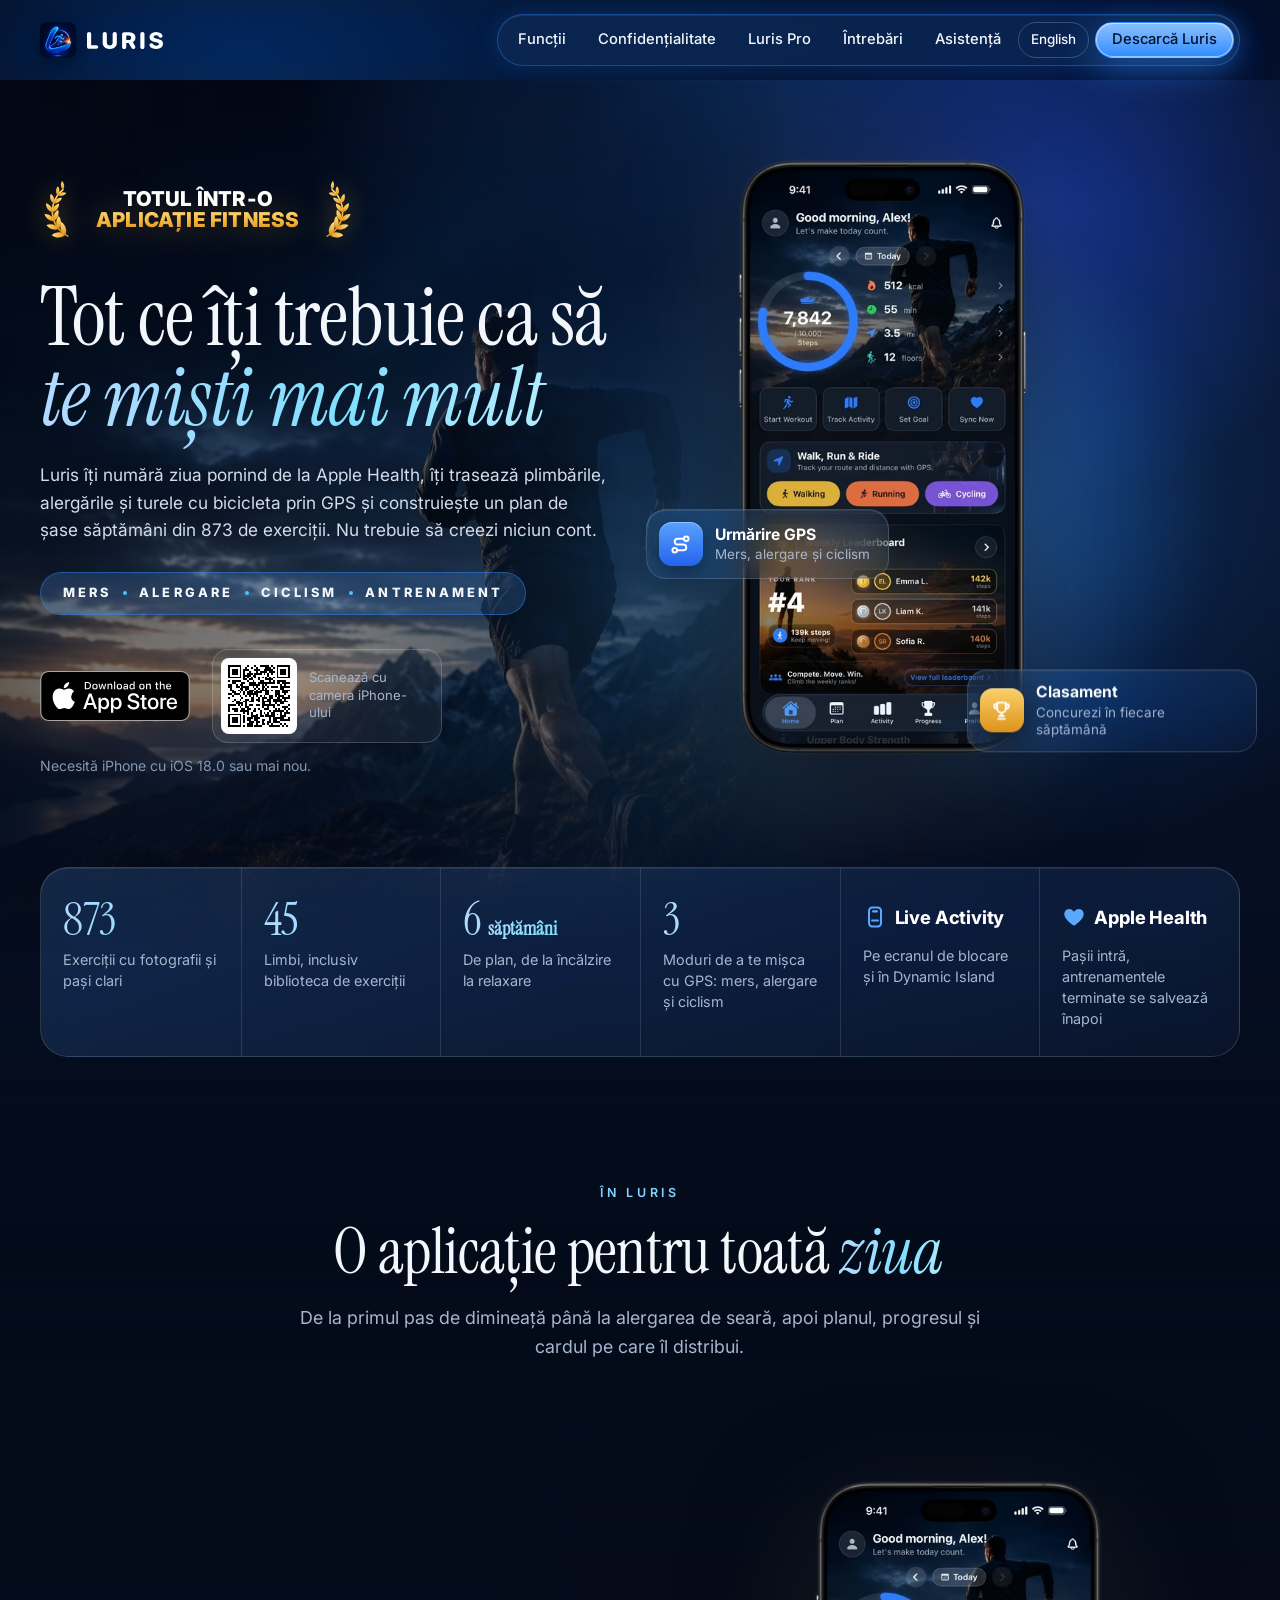
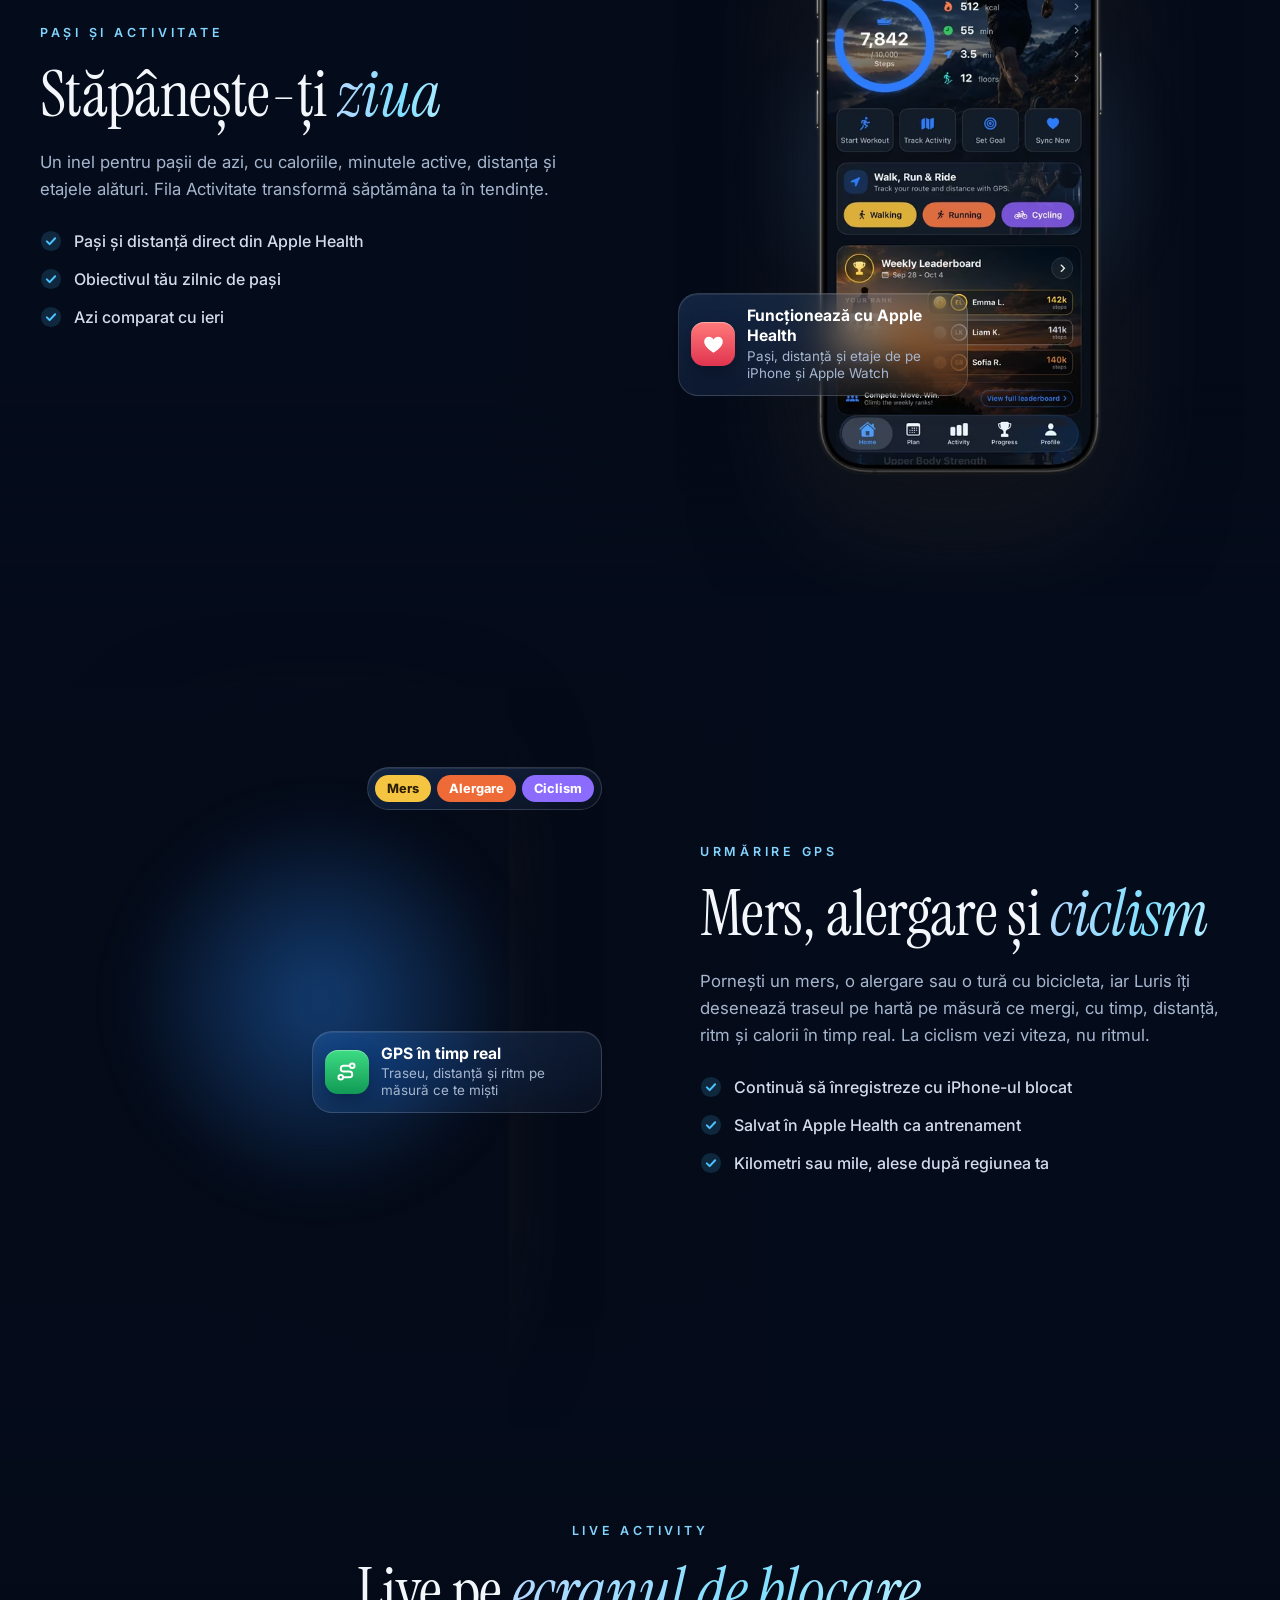
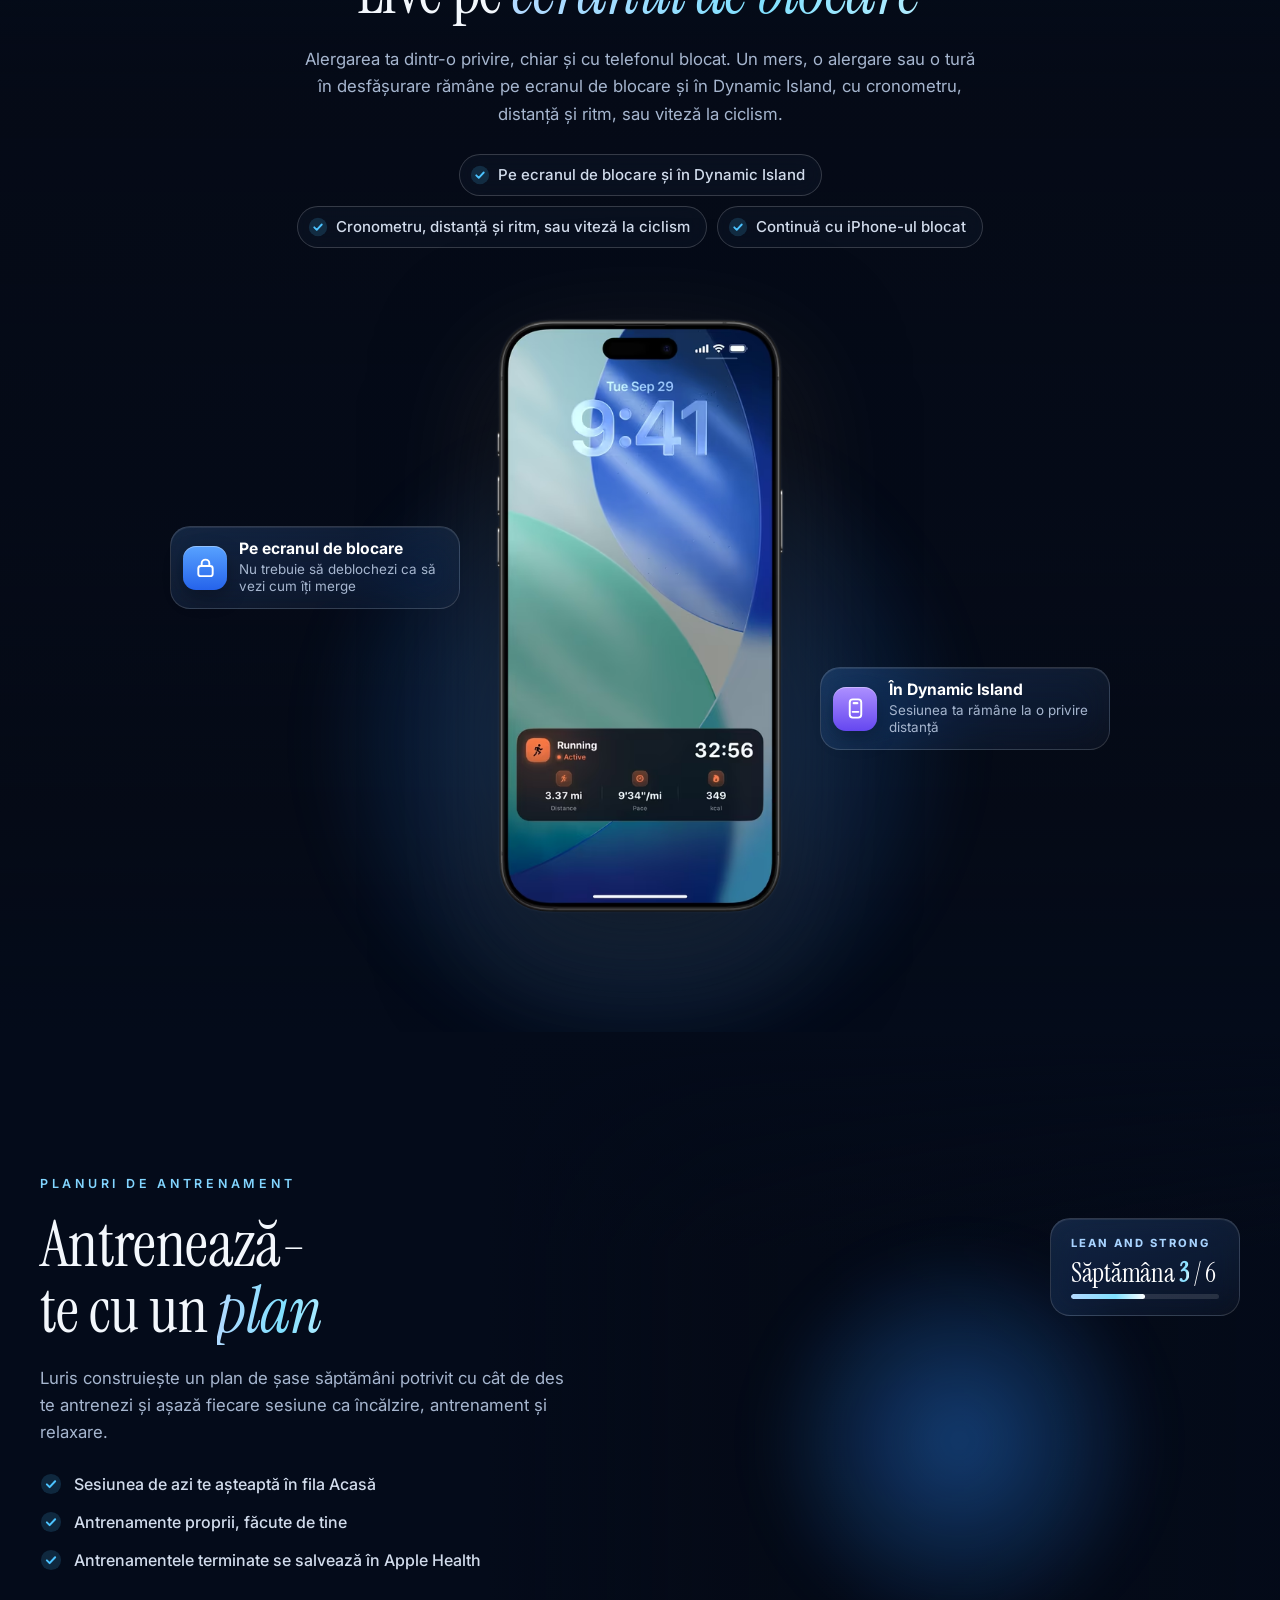
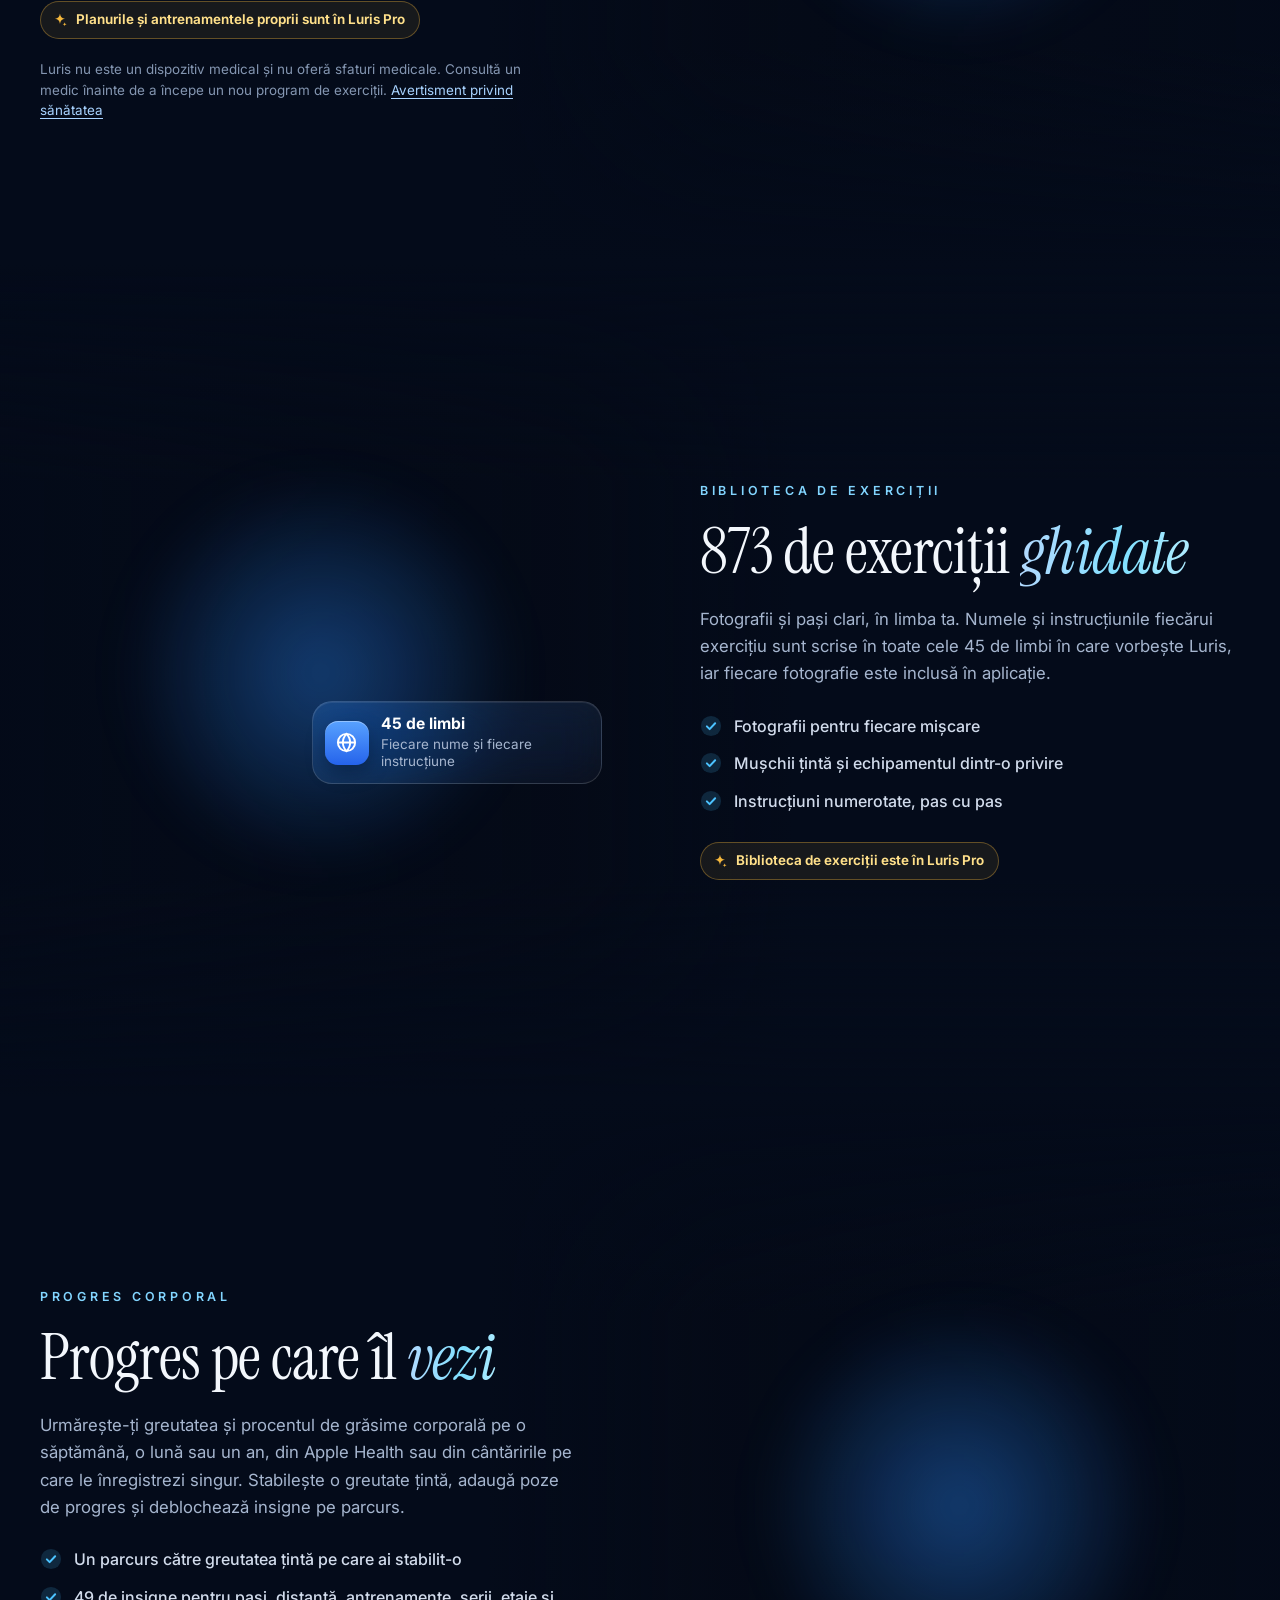
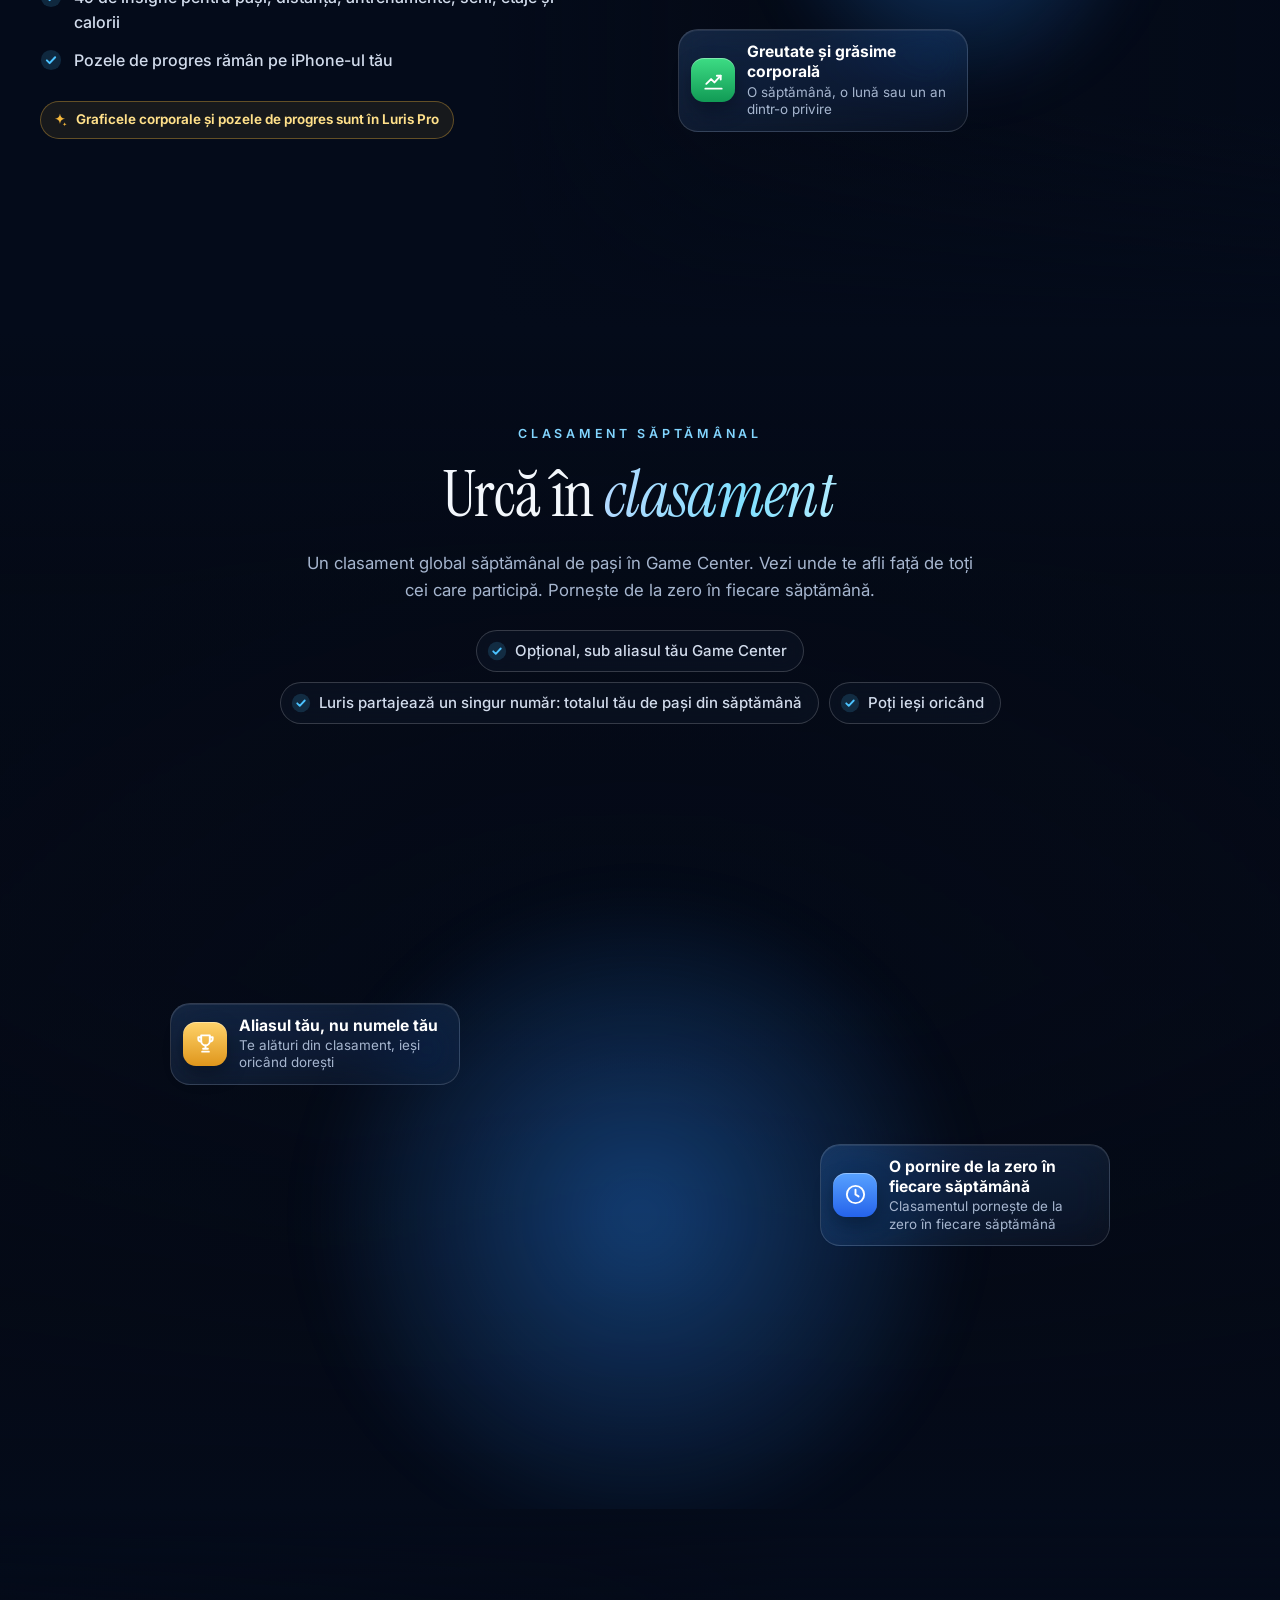
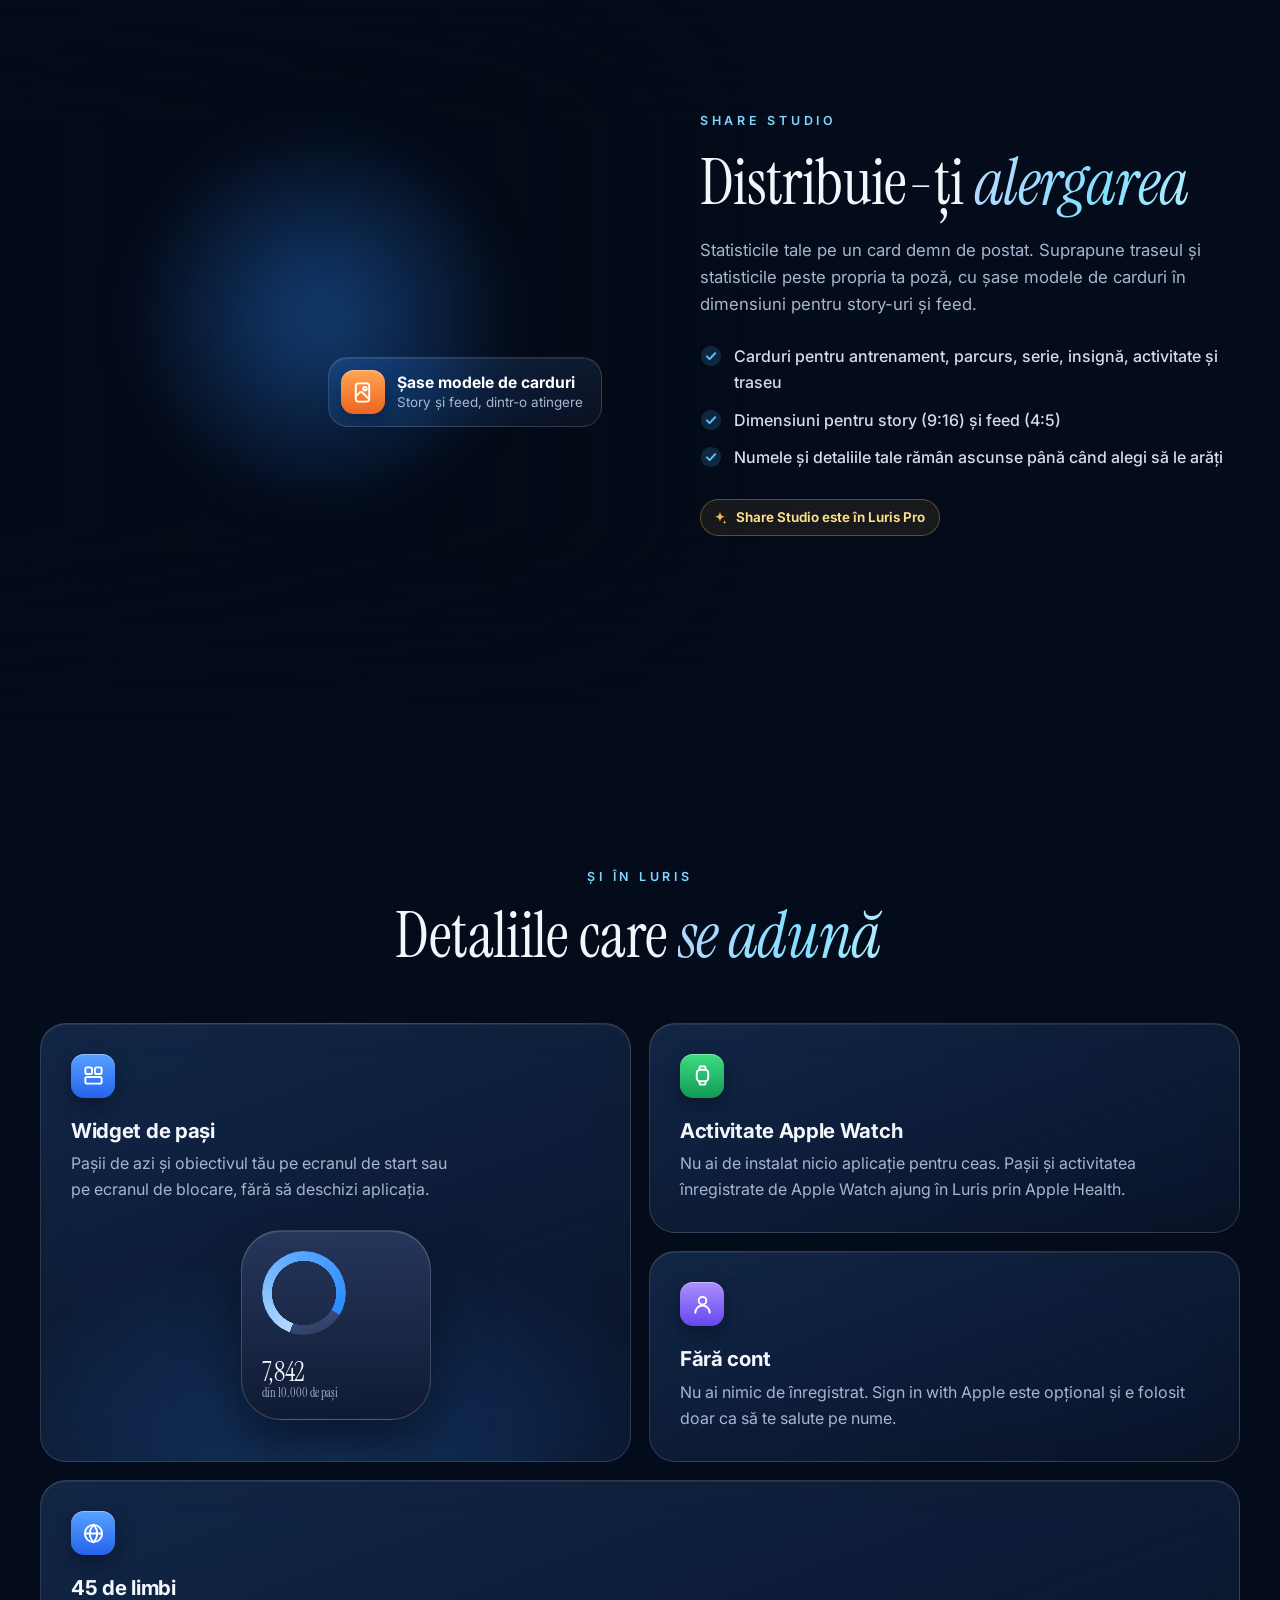
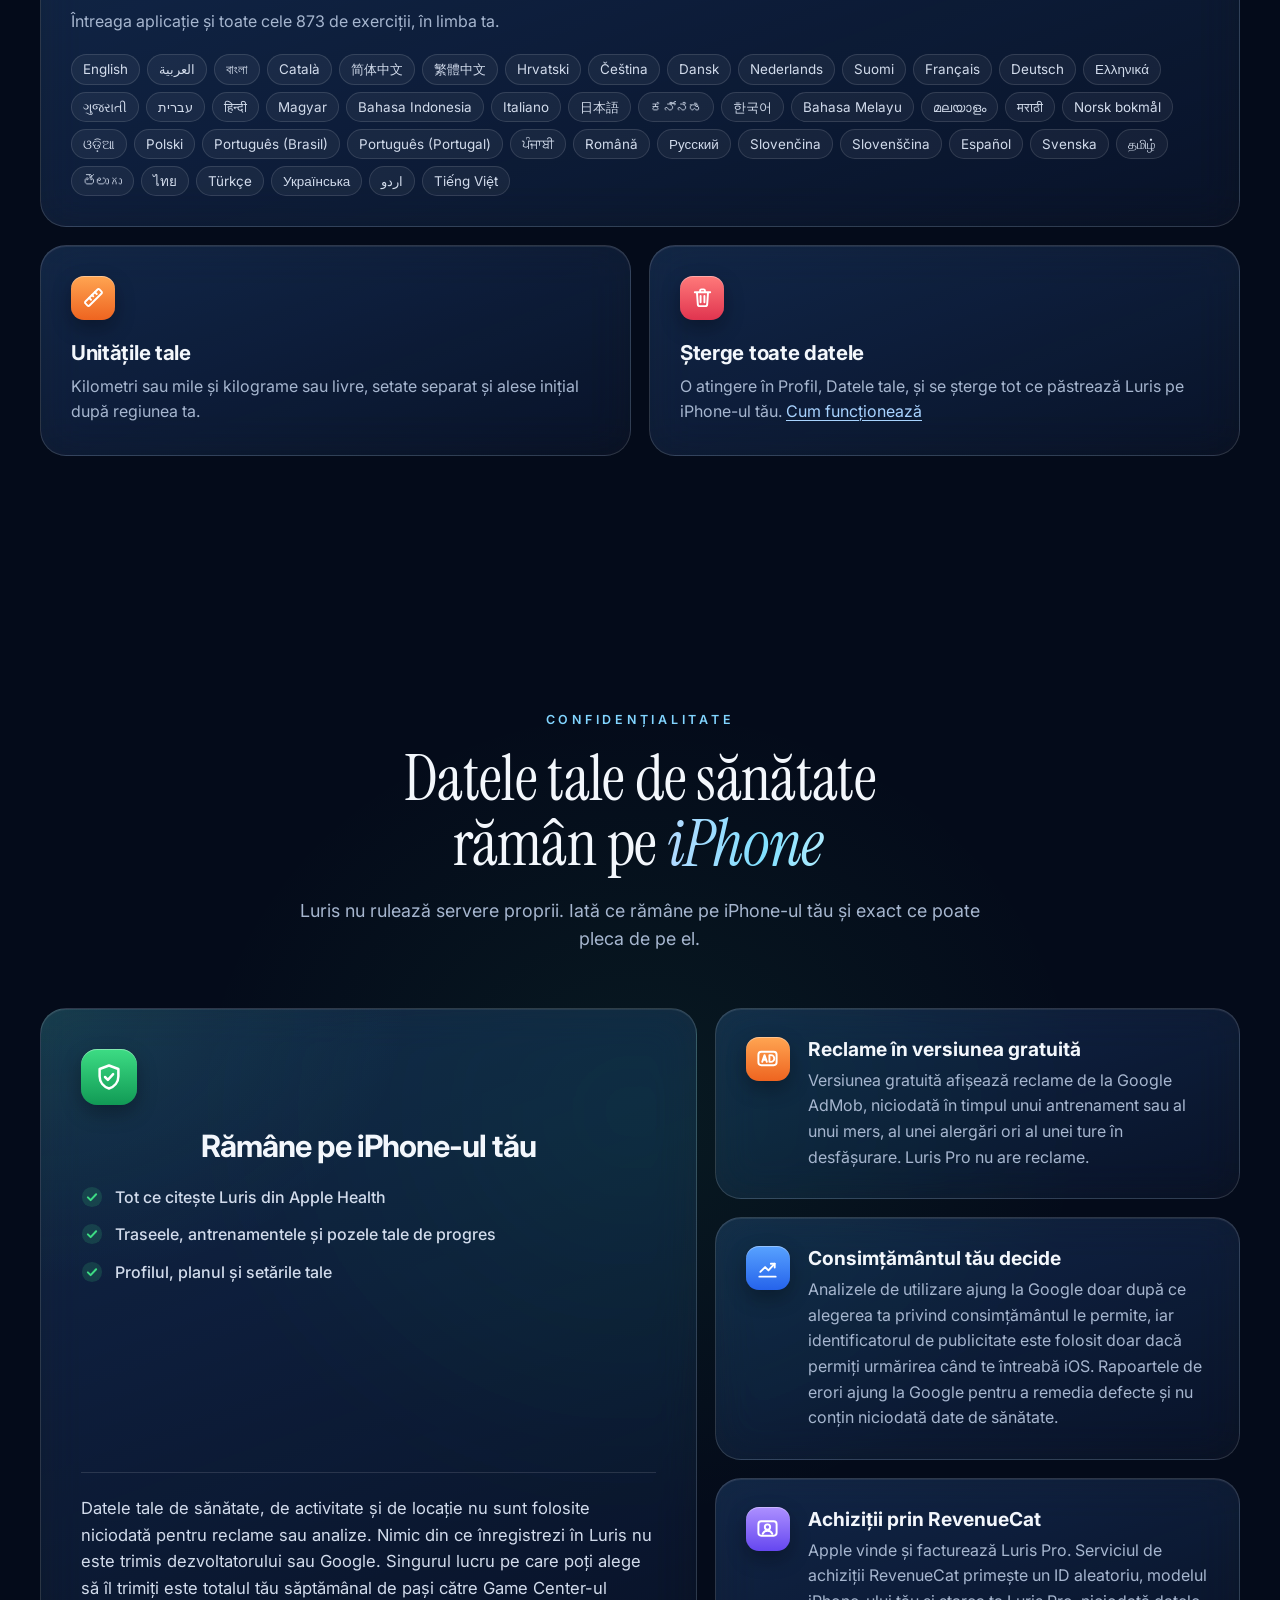
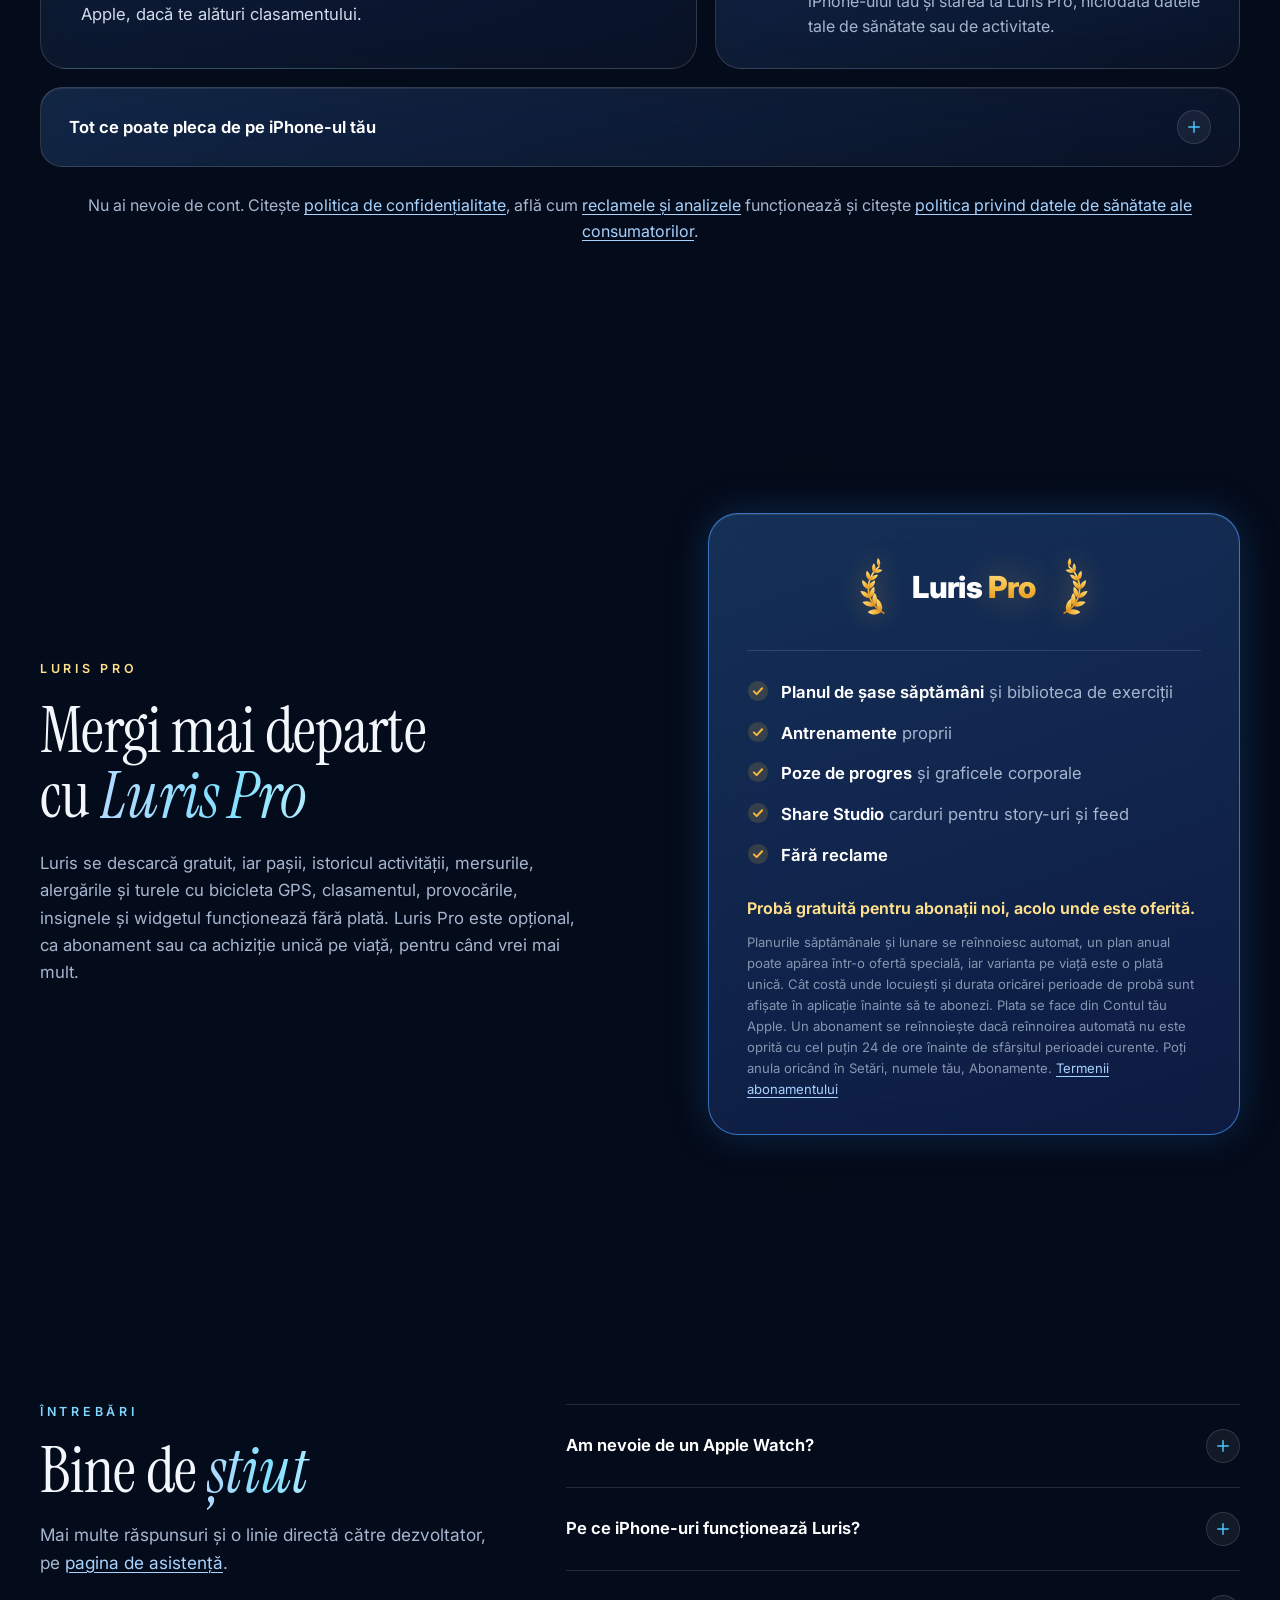
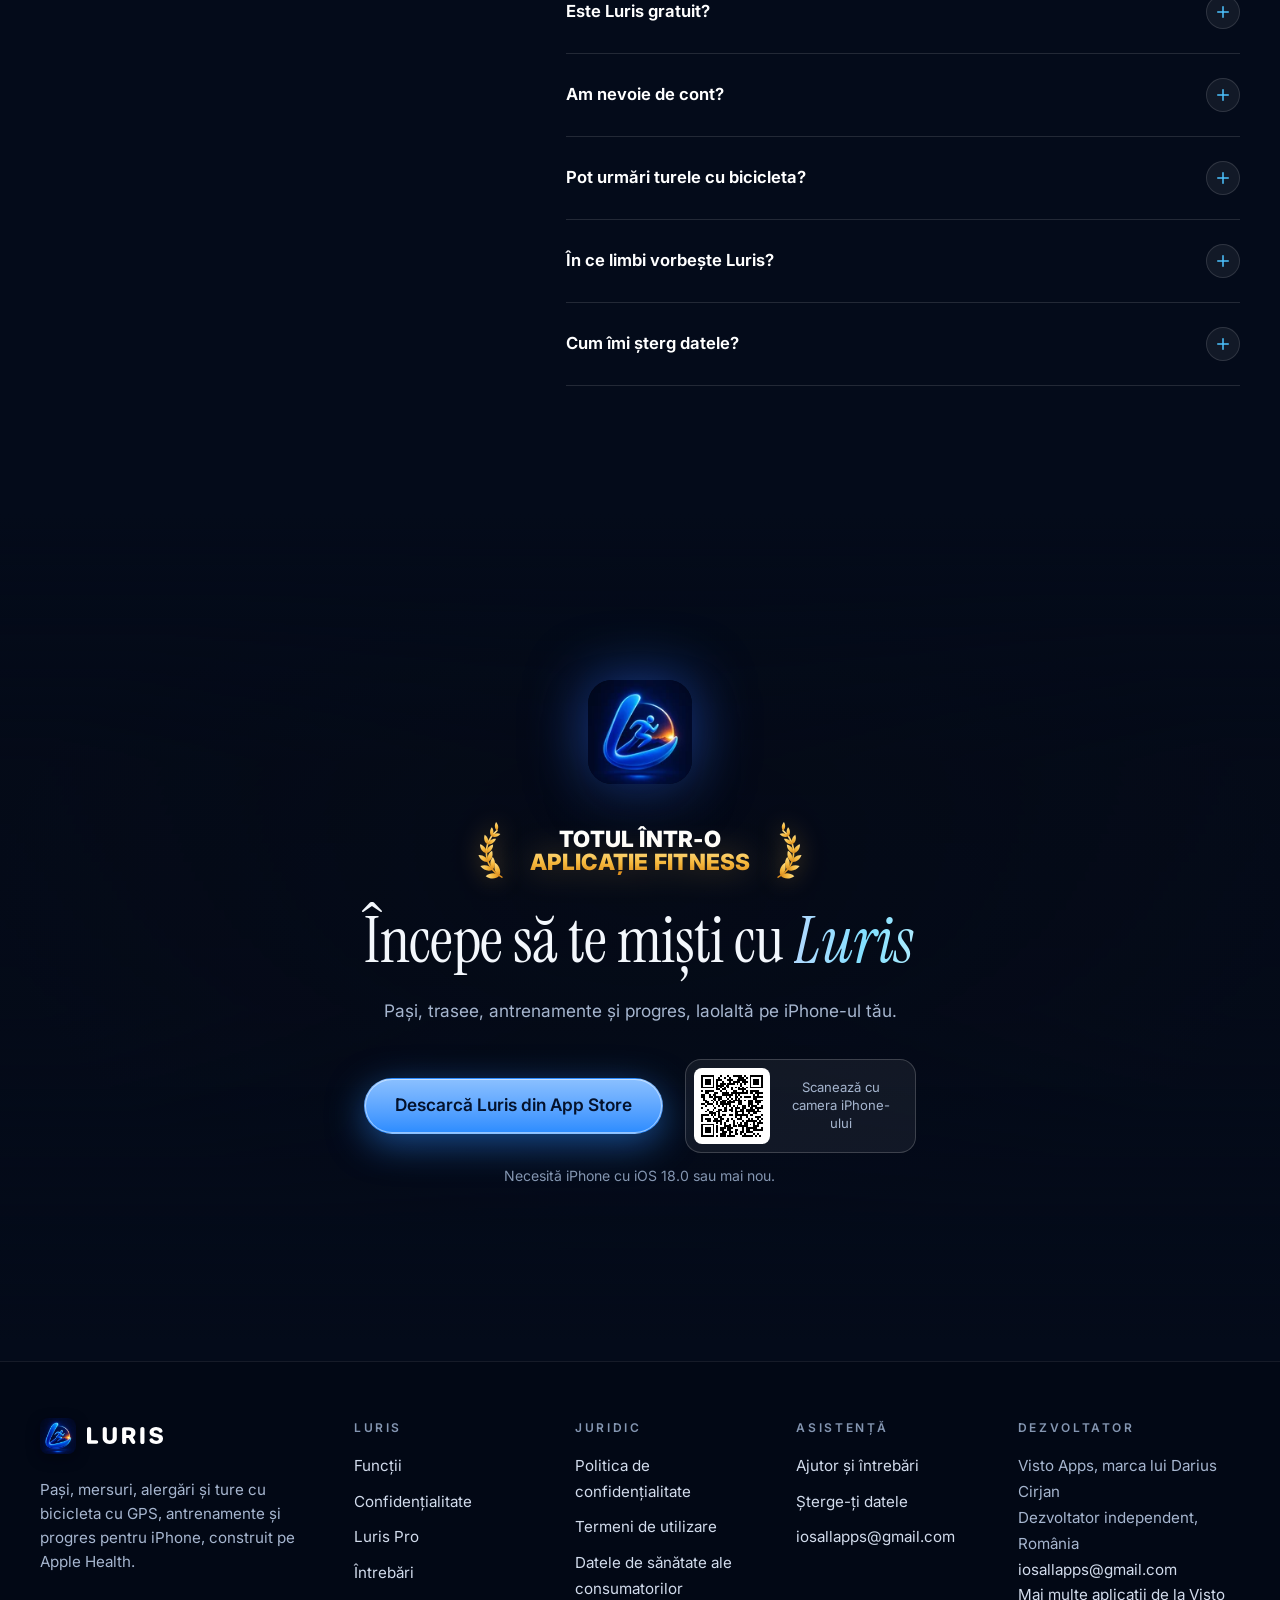
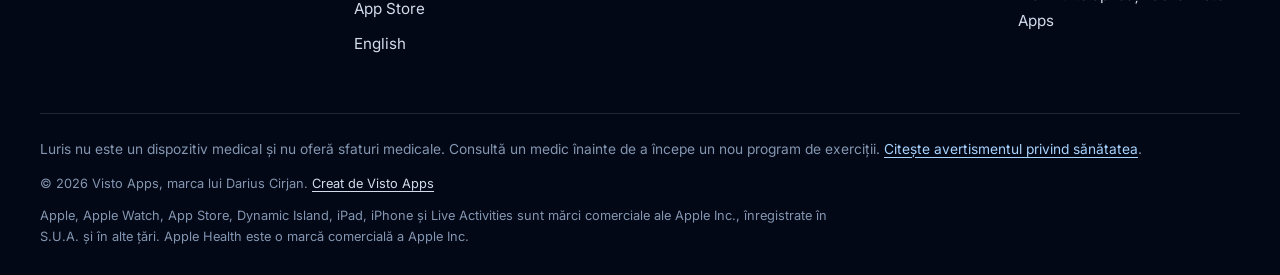
<file: ro/index.html>
<!DOCTYPE html>
<html lang="ro">
<head>
    <meta charset="utf-8">
    <!-- build:head -->
    <meta http-equiv="Content-Security-Policy" content="default-src 'none'; img-src 'self' data:; style-src 'self'; font-src 'self'; connect-src 'self'; media-src 'self'; manifest-src 'self'; base-uri 'none'; form-action 'none'; upgrade-insecure-requests">
    <meta name="referrer" content="strict-origin-when-cross-origin">
    <meta name="viewport" content="width=device-width, initial-scale=1, viewport-fit=cover">
    <meta name="color-scheme" content="dark">
    <meta name="theme-color" content="#040b1a">
    <meta name="apple-itunes-app" content="app-id=6813596103">
    <link rel="icon" href="/favicon.ico" sizes="48x48">
    <link rel="icon" type="image/png" sizes="32x32" href="/favicon-32.png">
    <link rel="apple-touch-icon" href="/apple-touch-icon.png">
    <link rel="preload" href="/assets/fonts/inter.woff2" as="font" type="font/woff2" crossorigin>
    <link rel="preload" href="/assets/fonts/instrument-serif.woff2" as="font" type="font/woff2" crossorigin>
    <link rel="stylesheet" href="/styles.css?v=fd846e5a4f">
    <!-- /build:head -->
    <!-- build:meta -->
    <title>Luris: Contor de pași și activitate pe iPhone</title>
    <meta name="description" content="Luris, contor de pași și tracker fitness gratuit pentru iPhone. Pași din Apple Health, trasee GPS pentru mers, alergare și ciclism, plan de șase săptămâni.">
    <link rel="canonical" href="https://lurisapp.com/ro/">
    <link rel="alternate" hreflang="en" href="https://lurisapp.com/">
    <link rel="alternate" hreflang="ro" href="https://lurisapp.com/ro/">
    <link rel="alternate" hreflang="x-default" href="https://lurisapp.com/">
    <meta property="og:type" content="website">
    <meta property="og:site_name" content="Luris">
    <meta property="og:locale" content="ro_RO">
    <meta property="og:locale:alternate" content="en_US">
    <meta property="og:url" content="https://lurisapp.com/ro/">
    <meta property="og:title" content="Luris: Contor de pași și activitate pe iPhone">
    <meta property="og:description" content="Pași, trasee GPS pentru mers, alergare și ciclism, un plan de șase săptămâni și progres pe care îl vezi, construit pe Apple Health.">
    <meta property="og:image" content="https://lurisapp.com/og-image.jpg">
    <meta property="og:image:type" content="image/jpeg">
    <meta property="og:image:width" content="1200">
    <meta property="og:image:height" content="630">
    <meta property="og:image:alt" content="Luris on two iPhones, the Home tab with today&#x27;s steps ring and a run drawn on the map, over a runner at dusk, beside the words Everything you need to move more.">
    <meta name="twitter:card" content="summary_large_image">
    <meta name="twitter:title" content="Luris: Contor de pași și activitate pe iPhone">
    <meta name="twitter:description" content="Pași, trasee GPS pentru mers, alergare și ciclism, un plan de șase săptămâni și progres pe care îl vezi, construit pe Apple Health.">
    <meta name="twitter:image" content="https://lurisapp.com/og-image.jpg">
    <meta name="twitter:image:alt" content="Luris on two iPhones, the Home tab with today&#x27;s steps ring and a run drawn on the map, over a runner at dusk, beside the words Everything you need to move more.">
    <!-- /build:meta -->
    <link rel="preload" as="image" type="image/avif" fetchpriority="high"
          imagesrcset="/img/photo/hero-720.avif 720w, /img/photo/hero-1100.avif 1100w"
          imagesizes="(min-width: 900px) min(64vw, 1100px), 100vw">
    <!-- build:jsonld -->
    <script type="application/ld+json">
    {
      "@context": "https://schema.org",
      "@graph": [
        {
          "@type": "WebSite",
          "@id": "https://lurisapp.com/ro/#website",
          "url": "https://lurisapp.com/ro/",
          "name": "Luris",
          "inLanguage": "ro",
          "publisher": {
            "@id": "https://lurisapp.com/#developer"
          }
        },
        {
          "@type": "Organization",
          "@id": "https://lurisapp.com/#developer",
          "name": "Visto Apps",
          "url": "https://vistoapps.com",
          "founder": {
            "@type": "Person",
            "name": "Darius Cirjan"
          },
          "description": "Visto Apps, the brand of Darius Cirjan",
          "email": "iosallapps@gmail.com"
        },
        {
          "@type": "MobileApplication",
          "@id": "https://lurisapp.com/ro/#app",
          "name": "Luris",
          "alternateName": "Luris: Step & Activity Tracker",
          "url": "https://lurisapp.com/ro/",
          "description": "Luris, contor de pași și tracker fitness gratuit pentru iPhone. Pași din Apple Health, trasee GPS pentru mers, alergare și ciclism, plan de șase săptămâni.",
          "applicationCategory": "HealthApplication",
          "applicationSubCategory": "Contor de pași și tracker GPS pentru mers, alergare și ciclism",
          "operatingSystem": "iOS 18.0 or later",
          "availableOnDevice": "iPhone",
          "inLanguage": [
            "en",
            "ar",
            "bn",
            "ca",
            "zh-Hans",
            "zh-Hant",
            "hr",
            "cs",
            "da",
            "nl",
            "fi",
            "fr",
            "de",
            "el",
            "gu",
            "he",
            "hi",
            "hu",
            "id",
            "it",
            "ja",
            "kn",
            "ko",
            "ms",
            "ml",
            "mr",
            "nb",
            "or",
            "pl",
            "pt-BR",
            "pt-PT",
            "pa",
            "ro",
            "ru",
            "sk",
            "sl",
            "es",
            "sv",
            "ta",
            "te",
            "th",
            "tr",
            "uk",
            "ur",
            "vi"
          ],
          "featureList": [
            "Pași și activitate din Apple Health",
            "Urmărire GPS pentru mers, alergare și ciclism, cu hartă",
            "Plan de antrenament de șase săptămâni",
            "873 de exerciții cu imagini",
            "Grafice de evoluție pentru greutate și grăsime corporală și poze de progres",
            "49 de realizări",
            "Clasament săptămânal de pași în Game Center",
            "Carduri Share Studio",
            "Widget pe ecranul de start și pe ecranul de blocare",
            "Live Activity"
          ],
          "image": "https://lurisapp.com/img/app-icon-512.png",
          "screenshot": [
            "https://lurisapp.com/img/screens/home-screen.jpg",
            "https://lurisapp.com/img/screens/route-screen.jpg"
          ],
          "offers": {
            "@type": "Offer",
            "price": "0",
            "priceCurrency": "USD"
          },
          "author": {
            "@id": "https://lurisapp.com/#developer"
          },
          "publisher": {
            "@id": "https://lurisapp.com/#developer"
          },
          "downloadUrl": "https://apps.apple.com/app/id6813596103",
          "installUrl": "https://apps.apple.com/app/id6813596103",
          "sameAs": [
            "https://apps.apple.com/app/id6813596103"
          ]
        },
        {
          "@type": "FAQPage",
          "@id": "https://lurisapp.com/ro/#faq",
          "inLanguage": "ro",
          "mainEntity": [
            {
              "@type": "Question",
              "name": "Am nevoie de un Apple Watch?",
              "acceptedAnswer": {
                "@type": "Answer",
                "text": "Nu. Luris folosește pașii și distanța înregistrate de iPhone. Dacă porți un Apple Watch, pașii și activitatea lui ajung în Luris tot prin Apple Health."
              }
            },
            {
              "@type": "Question",
              "name": "Pe ce iPhone-uri funcționează Luris?",
              "acceptedAnswer": {
                "@type": "Answer",
                "text": "Pe orice iPhone cu iOS 18.0 sau mai nou. Nu există aplicație pentru iPad sau Apple Watch."
              }
            },
            {
              "@type": "Question",
              "name": "Este Luris gratuit?",
              "acceptedAnswer": {
                "@type": "Answer",
                "text": "Luris se descarcă gratuit, iar pașii, istoricul activității, mersurile, alergările și turele cu bicicleta GPS, clasamentul, provocările, insignele și widgetul funcționează fără plată. Planul de șase săptămâni și biblioteca de exerciții, antrenamentele proprii, pozele de progres și graficele corporale, precum și Share Studio fac parte din Luris Pro, opțional ca abonament pe care îl poți anula oricând sau ca achiziție unică pe viață."
              }
            },
            {
              "@type": "Question",
              "name": "Am nevoie de cont?",
              "acceptedAnswer": {
                "@type": "Answer",
                "text": "Nu. Nu ai nimic de înregistrat. Sign in with Apple este opțional și e folosit doar ca să te salute pe nume."
              }
            },
            {
              "@type": "Question",
              "name": "Pot urmări turele cu bicicleta?",
              "acceptedAnswer": {
                "@type": "Answer",
                "text": "Da. Pornește una din Plimbare, alergare și ciclism, în fila Acasă. Luris îți trasează traseul prin GPS și arată distanța, viteza în km/h sau mph și caloriile, iar tura se salvează în Apple Health ca antrenament de ciclism."
              }
            },
            {
              "@type": "Question",
              "name": "În ce limbi vorbește Luris?",
              "acceptedAnswer": {
                "@type": "Answer",
                "text": "Patruzeci și cinci: engleză, arabă, bengali, catalană, chineză (simplificată), chineză (tradițională), croată, cehă, daneză, olandeză, finlandeză, franceză, germană, greacă, gujarati, ebraică, hindi, maghiară, indoneziană, italiană, japoneză, kannada, coreeană, malaeză, malayalam, marathi, norvegiană, odia, poloneză, portugheză (Brazilia), portugheză (Portugalia), punjabi, română, rusă, slovacă, slovenă, spaniolă, suedeză, tamilă, telugu, thailandeză, turcă, ucraineană, urdu și vietnameză. Numele și instrucțiunile celor 873 de exerciții sunt în fiecare dintre ele."
              }
            },
            {
              "@type": "Question",
              "name": "Cum îmi șterg datele?",
              "acceptedAnswer": {
                "@type": "Answer",
                "text": "Datele tale sunt pe iPhone, iar dezvoltatorul nu păstrează nicio copie. În Luris, deschide Profil, apoi Datele tale, și atinge Șterge toate datele pentru a șterge tot ce păstrează aplicația pe iPhone. Șterge toate datele nu atinge Apple Health: ce a salvat Luris acolo rămâne până când ștergi în aplicația Sănătate. Ștergerea unei singure sesiuni din Luris elimină și antrenamentul salvat pentru acea sesiune. Pagina de asistență arată fiecare pas."
              }
            }
          ]
        }
      ]
    }
    </script>
    <!-- /build:jsonld -->
</head>
<body class="home">
    <a class="skip-link" href="#main">Salt la conținut</a>
    <!-- build:sprite -->
    <svg class="sprite" aria-hidden="true" focusable="false">
        <defs>
        <linearGradient id="laurel-gold" x1="0" y1="0" x2="0" y2="1"><stop offset="0" stop-color="#FFE08A"/><stop offset=".55" stop-color="#F5B83D"/><stop offset="1" stop-color="#D98A1C"/></linearGradient>
        <symbol id="wordmark" viewBox="0 0 6679 1493"><path fill="currentColor" d="M183.2 1467.8Q96.4 1467.8 48.2 1417.6Q0 1367.3 0 1276.2V193.9Q0 102 48.2 52.2Q96.4 2.4 183.2 2.4Q270 2.4 318.2 52.2Q366.4 102 366.4 193.9V1171.3H818.8Q891.9 1171.3 936.9 1210.2Q981.9 1249.2 981.9 1319.5Q981.9 1389.9 937.7 1428.8Q893.4 1467.8 818.8 1467.8ZM1998.9 1492.5Q1811.5 1492.5 1671.5 1425.9Q1531.6 1359.3 1454.7 1238.3Q1377.8 1117.3 1377.8 955.7V193.9Q1377.8 102 1425.9 52.2Q1474.1 2.4 1561 2.4Q1647.8 2.4 1696 52.2Q1744.2 102 1744.2 193.9V916.9Q1744.2 1042.5 1810.1 1113.8Q1876.1 1185.2 1998.9 1185.2Q2122 1185.2 2187.8 1113.8Q2253.6 1042.5 2253.6 916.9V193.9Q2253.6 102 2301.8 52.2Q2350 2.4 2436.8 2.4Q2523.7 2.4 2571.8 52.2Q2620 102 2620 193.9V955.7Q2620 1117.3 2543.1 1238.3Q2466.2 1359.3 2326.6 1425.9Q2187.1 1492.5 1998.9 1492.5ZM3267.7 1491.1Q3181.1 1491.1 3132.8 1440.8Q3084.5 1390.5 3084.5 1299.6V216.3Q3084.5 124.4 3132.7 74.6Q3180.9 24.8 3267.7 24.8H3701.9Q3882.2 24.8 4005.5 81.7Q4128.9 138.6 4192.4 245.1Q4255.9 351.5 4255.9 500.6Q4255.9 627.9 4198.8 734.5Q4141.6 841 4030.8 897L4208.5 1197.7Q4232.5 1237.3 4239.9 1264Q4247.4 1290.7 4247.4 1323.3Q4247.4 1396.5 4195.6 1443.8Q4143.9 1491.1 4064.4 1491.1Q4019.8 1491.1 3989.1 1478.4Q3958.4 1465.6 3932.6 1434.3Q3906.7 1402.9 3874.8 1347.5L3661.5 963.2Q3661.5 963.2 3661.5 963.2Q3661.5 963.2 3661.5 963.2H3450.9V1299.6Q3450.9 1390.5 3402.7 1440.8Q3354.6 1491.1 3267.7 1491.1ZM3450.9 711.8H3666.1Q3766.9 711.8 3824 656.6Q3881.2 601.4 3881.2 507.4Q3881.2 415.6 3822.4 358.6Q3763.7 301.7 3664.9 301.7H3450.9ZM4868.5 1490.2Q4781.6 1490.2 4733.5 1440Q4685.3 1389.7 4685.3 1298.6V193.9Q4685.3 102 4733.5 52.2Q4781.6 2.4 4868.5 2.4Q4955.3 2.4 5003.5 52.2Q5051.7 102 5051.7 193.9V1298.6Q5051.7 1389.7 5003.5 1440Q4955.3 1490.2 4868.5 1490.2ZM6072.3 1492.5Q5916.5 1492.5 5801.5 1456.8Q5686.6 1421.1 5613.7 1360.3Q5540.8 1299.6 5510.8 1225.6Q5501.4 1202.9 5496.5 1180Q5491.6 1157.2 5491.6 1134.3Q5491.6 1065.3 5536.3 1023.1Q5580.9 980.9 5650.2 980.9Q5704.1 980.9 5742.8 1002.3Q5781.5 1023.6 5816.7 1077.9Q5841 1122.1 5880.5 1150.9Q5920 1179.6 5970.6 1192.8Q6021.1 1206 6078.5 1206Q6150.5 1206 6203.3 1186.3Q6256.2 1166.7 6285.5 1132.2Q6314.9 1097.7 6314.9 1054.2Q6314.9 993.8 6262.9 959.2Q6210.9 924.7 6082.3 900.1L5933.7 872Q5718.2 831.9 5607.5 726.8Q5496.8 621.6 5496.8 457Q5496.8 318.1 5571 215.5Q5645.1 112.9 5774.3 56.5Q5903.4 0 6070 0Q6207.8 0 6318.6 33.9Q6429.4 67.8 6506.2 132.6Q6582.9 197.4 6617.3 289.3Q6632.3 326.4 6632.3 367.9Q6632.3 431.6 6590.2 470.8Q6548.1 510 6478.4 510.8Q6419.2 510.8 6378.5 487.4Q6337.8 464.1 6305.9 411.7Q6282.5 367 6248.2 339.6Q6213.9 312.2 6170 299.4Q6126.2 286.5 6072.6 286.5Q6006.3 286.5 5959.1 305Q5911.9 323.4 5886.6 356.1Q5861.3 388.7 5861.3 431.4Q5861.3 488.9 5913.6 523Q5965.9 557.2 6083.4 580L6231.9 608.2Q6463.3 651.8 6571.3 750Q6679.4 848.2 6679.4 1018.8Q6679.4 1163.3 6606.9 1269.9Q6534.4 1376.6 6398.5 1434.6Q6262.6 1492.5 6072.3 1492.5Z"/></symbol>
        <symbol id="i-check" viewBox="0 0 24 24"><circle cx="12" cy="12" r="11" fill="currentColor" fill-opacity=".16"/><path fill="none" stroke="currentColor" stroke-width="2.2" stroke-linecap="round" stroke-linejoin="round" d="m7.5 12.4 3 3 6-6.4"/></symbol>
        <symbol id="i-widget" viewBox="0 0 24 24"><g fill="none" stroke="currentColor" stroke-width="2"><rect x="3.5" y="3.5" width="7" height="7" rx="2"/><rect x="13.5" y="3.5" width="7" height="7" rx="2"/><rect x="3.5" y="13.5" width="17" height="7" rx="2"/></g></symbol>
        <symbol id="i-live" viewBox="0 0 24 24"><g fill="none" stroke="currentColor" stroke-width="2" stroke-linecap="round"><rect x="6" y="2.5" width="12" height="19" rx="3.2"/><rect x="9" y="5.3" width="6" height="2.2" rx="1.1" fill="currentColor" stroke="none"/><path d="M9 15.5h6"/></g></symbol>
        <symbol id="i-ruler" viewBox="0 0 24 24"><g fill="none" stroke="currentColor" stroke-width="2" stroke-linecap="round" stroke-linejoin="round"><path d="M3.6 16.2 16.2 3.6a1.4 1.4 0 0 1 2 0l2.2 2.2a1.4 1.4 0 0 1 0 2L7.8 20.4a1.4 1.4 0 0 1-2 0l-2.2-2.2a1.4 1.4 0 0 1 0-2z"/><path d="m7.4 12.4 2 2M10.4 9.4l1.4 1.4M13.4 6.4l2 2"/></g></symbol>
        <symbol id="i-globe" viewBox="0 0 24 24"><g fill="none" stroke="currentColor" stroke-width="2"><circle cx="12" cy="12" r="9"/><path d="M3 12h18M12 3c2.5 2.6 3.8 5.6 3.8 9s-1.3 6.4-3.8 9c-2.5-2.6-3.8-5.6-3.8-9S9.5 5.6 12 3z"/></g></symbol>
        <symbol id="i-watch" viewBox="0 0 24 24"><g fill="none" stroke="currentColor" stroke-width="2" stroke-linejoin="round"><rect x="6" y="6" width="12" height="12" rx="3.4"/><path d="M8.5 6 9.3 2.5h5.4L15.5 6M8.5 18l.8 3.5h5.4l.8-3.5"/></g></symbol>
        <symbol id="i-user" viewBox="0 0 24 24"><g fill="none" stroke="currentColor" stroke-width="2" stroke-linecap="round"><circle cx="12" cy="8" r="4"/><path d="M4.5 20.5a7.5 7.5 0 0 1 15 0"/></g></symbol>
        <symbol id="i-phone" viewBox="0 0 24 24"><g fill="none" stroke="currentColor" stroke-width="2" stroke-linecap="round" stroke-linejoin="round"><rect x="6" y="2.5" width="12" height="19" rx="3"/><path d="M10.2 12.2h3.6v3.3h-3.6zM10.9 12.2v-1.1a1.1 1.1 0 0 1 2.2 0v1.1"/></g></symbol>
        <symbol id="i-out" viewBox="0 0 24 24"><g fill="none" stroke="currentColor" stroke-width="2" stroke-linecap="round" stroke-linejoin="round"><path d="M14 4h6v6M20 4l-8.5 8.5"/><path d="M18 14v4.5a1.5 1.5 0 0 1-1.5 1.5h-11A1.5 1.5 0 0 1 4 18.5v-11A1.5 1.5 0 0 1 5.5 6H10"/></g></symbol>
        <symbol id="i-clock" viewBox="0 0 24 24"><g fill="none" stroke="currentColor" stroke-width="2" stroke-linecap="round"><circle cx="12" cy="12" r="9"/><path d="M12 7v5l3.2 2"/></g></symbol>
        <symbol id="i-mail" viewBox="0 0 24 24"><g fill="none" stroke="currentColor" stroke-width="2" stroke-linejoin="round"><rect x="3" y="5" width="18" height="14" rx="2.5"/><path d="m3.8 6.5 8.2 6.3 8.2-6.3"/></g></symbol>
        <symbol id="i-heart" viewBox="0 0 24 24"><path fill="currentColor" d="M12 20.6s-7.9-4.7-9.4-9.7C1.5 7.3 3.8 4 7.2 4c2 0 3.6 1.1 4.8 2.8C13.2 5.1 14.8 4 16.8 4c3.4 0 5.7 3.3 4.6 6.9-1.5 5-9.4 9.7-9.4 9.7z"/></symbol>
        <symbol id="i-route" viewBox="0 0 24 24"><g fill="none" stroke="currentColor" stroke-width="2" stroke-linecap="round" stroke-linejoin="round"><circle cx="6" cy="18" r="2.4"/><circle cx="18" cy="6" r="2.4"/><path d="M8.4 18H15a3 3 0 0 0 0-6H9a3 3 0 0 1 0-6h6.6"/></g></symbol>
        <symbol id="i-lock" viewBox="0 0 24 24"><g fill="none" stroke="currentColor" stroke-width="2" stroke-linecap="round" stroke-linejoin="round"><rect x="4.5" y="10.5" width="15" height="10.5" rx="2.6"/><path d="M8 10.5V7.8a4 4 0 0 1 8 0v2.7"/></g></symbol>
        <symbol id="i-trash" viewBox="0 0 24 24"><g fill="none" stroke="currentColor" stroke-width="2" stroke-linecap="round" stroke-linejoin="round"><path d="M4 6.5h16M9.5 6.5V4.8c0-.7.5-1.3 1.3-1.3h2.4c.8 0 1.3.6 1.3 1.3v1.7M6.2 6.5l.9 12.6c.1 1 .9 1.9 2 1.9h5.8c1.1 0 1.9-.8 2-1.9l.9-12.6M10 10.5v6.5M14 10.5v6.5"/></g></symbol>
        <symbol id="i-shield" viewBox="0 0 24 24"><g fill="none" stroke="currentColor" stroke-width="2" stroke-linecap="round" stroke-linejoin="round"><path d="M12 2.8 4.5 5.6v5.8c0 4.8 3.2 8.4 7.5 9.8 4.3-1.4 7.5-5 7.5-9.8V5.6z"/><path d="m8.8 12 2.3 2.3 4.2-4.6"/></g></symbol>
        <symbol id="i-ad" viewBox="0 0 24 24"><g fill="none" stroke="currentColor" stroke-width="2" stroke-linecap="round" stroke-linejoin="round"><rect x="2.5" y="5" width="19" height="14" rx="3"/><path d="m6.5 15.5 2.4-7 2.4 7M7.3 13.3h3.2M14 8.5v7h1.6a3.5 3.5 0 0 0 0-7z"/></g></symbol>
        <symbol id="i-chart" viewBox="0 0 24 24"><g fill="none" stroke="currentColor" stroke-width="2" stroke-linecap="round" stroke-linejoin="round"><path d="M3.5 20.5h17"/><path d="m4.5 15.5 5-5 3.5 3.5 6.5-7"/><path d="M15.5 7h4v4"/></g></symbol>
        <symbol id="i-card" viewBox="0 0 24 24"><g fill="none" stroke="currentColor" stroke-width="2" stroke-linecap="round" stroke-linejoin="round"><rect x="5" y="2.5" width="14" height="19" rx="2.6"/><path d="m5 16 4.2-4.2a1.6 1.6 0 0 1 2.3 0L19 19"/><circle cx="14.5" cy="8" r="1.8"/></g></symbol>
        <symbol id="i-spark" viewBox="0 0 24 24"><path fill="currentColor" d="M12 2.5c.5 4.6 2.9 7 7.5 7.5v.1c-4.6.5-7 2.9-7.5 7.5h-.1c-.5-4.6-2.9-7-7.4-7.5v-.1c4.5-.5 6.9-2.9 7.4-7.5zM19 15.5c.2 1.9 1.1 2.8 3 3-1.9.2-2.8 1.1-3 3-.2-1.9-1.1-2.8-3-3 1.9-.2 2.8-1.1 3-3z"/></symbol>
        <symbol id="i-card-user" viewBox="0 0 24 24"><g fill="none" stroke="currentColor" stroke-width="2" stroke-linecap="round" stroke-linejoin="round"><rect x="2.5" y="4.5" width="19" height="15" rx="3"/><circle cx="12" cy="10.5" r="2.8"/><path d="M7 17.5a5.6 5.6 0 0 1 10 0"/></g></symbol>
        <symbol id="i-trophy" viewBox="0 0 24 24"><g fill="none" stroke="currentColor" stroke-width="2" stroke-linecap="round" stroke-linejoin="round"><path d="M7.5 3.5h9v6a4.5 4.5 0 0 1-9 0z"/><path d="M7.5 5.5H4.5v1.5a3 3 0 0 0 3 3M16.5 5.5h3v1.5a3 3 0 0 1-3 3"/><path d="M12 14v3.5M8.5 20.5h7M9.5 17.5h5"/></g></symbol>
        <symbol id="i-plus" viewBox="0 0 24 24"><path fill="none" stroke="currentColor" stroke-width="2" stroke-linecap="round" d="M12 5v14M5 12h14"/></symbol>
        <symbol id="i-arrow" viewBox="0 0 24 24"><path fill="none" stroke="currentColor" stroke-width="2" stroke-linecap="round" stroke-linejoin="round" d="M5 12h14m-5.5-5.5L19 12l-5.5 5.5"/></symbol>
        <symbol id="i-dumbbell" viewBox="0 0 24 24"><g fill="none" stroke="currentColor" stroke-width="2" stroke-linecap="round" stroke-linejoin="round"><path d="M8 12h8M3.5 9.5v5M20.5 9.5v5"/><rect x="5.5" y="7" width="3" height="10" rx="1.2"/><rect x="15.5" y="7" width="3" height="10" rx="1.2"/></g></symbol>
        <symbol id="laurel" viewBox="0 0 64 96"><g fill="url(#laurel-gold)"><path d="M40.5 86.0A40 40 0 0 1 33.4 18.5" fill="none" stroke="url(#laurel-gold)" stroke-width="2.4" stroke-linecap="round"/><path d="M0 0C4-3.8 4.2-11.2 0-16.5C-4.2-11.2-4-3.8 0 0Z" transform="translate(36.8 83.9) rotate(268.0) scale(1.20)"/><path d="M0 0C4-3.8 4.2-11.2 0-16.5C-4.2-11.2-4-3.8 0 0Z" transform="translate(36.8 83.9) rotate(342.0) scale(1.20)"/><path d="M0 0C4-3.8 4.2-11.2 0-16.5C-4.2-11.2-4-3.8 0 0Z" transform="translate(27.0 75.3) rotate(286.8) scale(1.12)"/><path d="M0 0C4-3.8 4.2-11.2 0-16.5C-4.2-11.2-4-3.8 0 0Z" transform="translate(27.0 75.3) rotate(360.8) scale(1.12)"/><path d="M0 0C4-3.8 4.2-11.2 0-16.5C-4.2-11.2-4-3.8 0 0Z" transform="translate(20.5 63.9) rotate(305.6) scale(1.04)"/><path d="M0 0C4-3.8 4.2-11.2 0-16.5C-4.2-11.2-4-3.8 0 0Z" transform="translate(20.5 63.9) rotate(379.6) scale(1.04)"/><path d="M0 0C4-3.8 4.2-11.2 0-16.5C-4.2-11.2-4-3.8 0 0Z" transform="translate(18.0 51.1) rotate(324.4) scale(0.96)"/><path d="M0 0C4-3.8 4.2-11.2 0-16.5C-4.2-11.2-4-3.8 0 0Z" transform="translate(18.0 51.1) rotate(398.4) scale(0.96)"/><path d="M0 0C4-3.8 4.2-11.2 0-16.5C-4.2-11.2-4-3.8 0 0Z" transform="translate(19.8 38.2) rotate(343.2) scale(0.88)"/><path d="M0 0C4-3.8 4.2-11.2 0-16.5C-4.2-11.2-4-3.8 0 0Z" transform="translate(19.8 38.2) rotate(417.2) scale(0.88)"/><path d="M0 0C4-3.8 4.2-11.2 0-16.5C-4.2-11.2-4-3.8 0 0Z" transform="translate(25.6 26.5) rotate(362.0) scale(0.80)"/><path d="M0 0C4-3.8 4.2-11.2 0-16.5C-4.2-11.2-4-3.8 0 0Z" transform="translate(25.6 26.5) rotate(436.0) scale(0.80)"/><path d="M0 0C4-3.8 4.2-11.2 0-16.5C-4.2-11.2-4-3.8 0 0Z" transform="translate(33.4 18.5) rotate(-6) scale(.78)"/></g></symbol>
        </defs>
    </svg>
    <!-- /build:sprite -->
    <!-- build:header -->
    <header class="site-header">
        <div class="container bar">
            <a class="brand" href="/ro/" aria-label="Luris, acasă"><img src="/img/app-icon-128.webp" width="36" height="36" alt=""><svg class="wordmark" viewBox="0 0 6679 1493" aria-hidden="true" focusable="false"><use href="#wordmark"/></svg></a>
            <nav class="nav" aria-label="Primary">
                <a class="nav-wide" href="/ro/#features">Funcții</a>
                <a class="nav-wide" href="/ro/#privacy">Confidențialitate</a>
                <a class="nav-wide" href="/ro/#pro">Luris Pro</a>
                <a class="nav-wide" href="/ro/#questions">Întrebări</a>
                <a href="/ro/support.html">Asistență</a>
                <a class="lang-switch" href="/" hreflang="en" lang="en">English</a>
                <a class="btn btn-primary btn-small" href="https://apps.apple.com/app/id6813596103?ct=web-header&amp;mt=8" aria-label="Descarcă Luris din App Store">Descarcă Luris</a>
            </nav>
        </div>
    </header>
    <!-- /build:header -->

    <main id="main">
        <section class="hero" aria-labelledby="hero-title">
            <picture class="hero-bg">
                <source type="image/avif" srcset="/img/photo/hero-720.avif 720w, /img/photo/hero-1100.avif 1100w" sizes="(min-width: 900px) min(64vw, 1100px), 100vw">
                <img src="/img/photo/hero-1100.webp" srcset="/img/photo/hero-720.webp 720w, /img/photo/hero-1100.webp 1100w" sizes="(min-width: 900px) min(64vw, 1100px), 100vw" width="1100" height="1428" alt="" fetchpriority="high" decoding="async">
            </picture>
            <div class="container hero-grid">
                <div class="hero-copy">
                    <p class="laurels laurels-hero"><svg class="laurel laurel-l" aria-hidden="true" focusable="false"><use href="#laurel"/></svg><span class="laurel-text">Totul într-o<br><b>aplicație fitness</b></span><svg class="laurel laurel-r" aria-hidden="true" focusable="false"><use href="#laurel"/></svg></p>
                    <h1 id="hero-title">Tot ce îți trebuie ca să <span class="glow">te miști mai mult</span></h1>
                    <p class="lede">Luris îți numără ziua pornind de la Apple Health, îți trasează plimbările, alergările și turele cu bicicleta prin GPS și construiește un plan de șase săptămâni din 873 de exerciții. Nu trebuie să creezi niciun cont.</p>
                    <p class="motto" aria-label="Mers, alergare, ciclism, antrenament"><span>Mers</span><i aria-hidden="true"></i><span>Alergare</span><i aria-hidden="true"></i><span>Ciclism</span><i aria-hidden="true"></i><span>Antrenament</span></p>
                    <!-- build:hero-cta -->
                    <div class="store-state">
                        <div class="store-row">
                            <a class="store-badge" href="https://apps.apple.com/app/id6813596103?ct=web-hero&amp;mt=8"><img src="/img/badges/app-store-black-en-us.svg" width="150" height="50" alt="Descarcă din App Store"></a>
                            <div class="qr-tile"><svg class="qr" viewBox="0 0 41 41" role="img" aria-label="Cod QR care deschide Luris în App Store" shape-rendering="crispEdges"><rect width="41" height="41" fill="#fff"/><path fill="#000" d="M4 4h7v1h-7zM14 4h1v1h-1zM18 4h1v1h-1zM21 4h5v1h-5zM27 4h1v1h-1zM30 4h7v1h-7zM4 5h1v1h-1zM10 5h1v1h-1zM13 5h1v1h-1zM16 5h1v1h-1zM19 5h1v1h-1zM24 5h3v1h-3zM28 5h1v1h-1zM30 5h1v1h-1zM36 5h1v1h-1zM4 6h1v1h-1zM6 6h3v1h-3zM10 6h1v1h-1zM12 6h3v1h-3zM18 6h3v1h-3zM23 6h5v1h-5zM30 6h1v1h-1zM32 6h3v1h-3zM36 6h1v1h-1zM4 7h1v1h-1zM6 7h3v1h-3zM10 7h1v1h-1zM12 7h1v1h-1zM15 7h1v1h-1zM19 7h1v1h-1zM21 7h4v1h-4zM26 7h3v1h-3zM30 7h1v1h-1zM32 7h3v1h-3zM36 7h1v1h-1zM4 8h1v1h-1zM6 8h3v1h-3zM10 8h1v1h-1zM12 8h1v1h-1zM14 8h3v1h-3zM18 8h4v1h-4zM23 8h1v1h-1zM25 8h1v1h-1zM27 8h1v1h-1zM30 8h1v1h-1zM32 8h3v1h-3zM36 8h1v1h-1zM4 9h1v1h-1zM10 9h1v1h-1zM12 9h4v1h-4zM17 9h2v1h-2zM25 9h1v1h-1zM30 9h1v1h-1zM36 9h1v1h-1zM4 10h7v1h-7zM12 10h1v1h-1zM14 10h1v1h-1zM16 10h1v1h-1zM18 10h1v1h-1zM20 10h1v1h-1zM22 10h1v1h-1zM24 10h1v1h-1zM26 10h1v1h-1zM28 10h1v1h-1zM30 10h7v1h-7zM12 11h2v1h-2zM15 11h2v1h-2zM20 11h1v1h-1zM24 11h4v1h-4zM4 12h1v1h-1zM6 12h5v1h-5zM14 12h1v1h-1zM17 12h1v1h-1zM21 12h2v1h-2zM26 12h1v1h-1zM28 12h1v1h-1zM30 12h5v1h-5zM6 13h2v1h-2zM11 13h2v1h-2zM15 13h4v1h-4zM20 13h9v1h-9zM30 13h2v1h-2zM33 13h4v1h-4zM4 14h2v1h-2zM8 14h1v1h-1zM10 14h2v1h-2zM15 14h6v1h-6zM22 14h1v1h-1zM24 14h1v1h-1zM32 14h1v1h-1zM34 14h1v1h-1zM4 15h2v1h-2zM8 15h2v1h-2zM11 15h4v1h-4zM17 15h1v1h-1zM19 15h1v1h-1zM22 15h2v1h-2zM25 15h1v1h-1zM27 15h4v1h-4zM32 15h5v1h-5zM5 16h1v1h-1zM10 16h2v1h-2zM13 16h2v1h-2zM18 16h1v1h-1zM20 16h1v1h-1zM22 16h1v1h-1zM24 16h1v1h-1zM32 16h2v1h-2zM5 17h2v1h-2zM9 17h1v1h-1zM11 17h1v1h-1zM13 17h1v1h-1zM15 17h3v1h-3zM19 17h1v1h-1zM21 17h5v1h-5zM27 17h1v1h-1zM29 17h3v1h-3zM33 17h4v1h-4zM6 18h2v1h-2zM10 18h1v1h-1zM12 18h1v1h-1zM14 18h3v1h-3zM18 18h4v1h-4zM24 18h2v1h-2zM29 18h3v1h-3zM33 18h3v1h-3zM4 19h2v1h-2zM7 19h3v1h-3zM12 19h1v1h-1zM14 19h6v1h-6zM24 19h2v1h-2zM29 19h3v1h-3zM34 19h1v1h-1zM6 20h1v1h-1zM10 20h1v1h-1zM13 20h1v1h-1zM15 20h1v1h-1zM17 20h1v1h-1zM19 20h1v1h-1zM21 20h1v1h-1zM23 20h1v1h-1zM26 20h2v1h-2zM29 20h1v1h-1zM31 20h3v1h-3zM36 20h1v1h-1zM4 21h1v1h-1zM11 21h1v1h-1zM16 21h2v1h-2zM20 21h1v1h-1zM22 21h3v1h-3zM26 21h2v1h-2zM30 21h2v1h-2zM33 21h4v1h-4zM7 22h1v1h-1zM10 22h1v1h-1zM13 22h2v1h-2zM16 22h2v1h-2zM19 22h2v1h-2zM22 22h1v1h-1zM25 22h2v1h-2zM28 22h5v1h-5zM34 22h1v1h-1zM6 23h1v1h-1zM8 23h2v1h-2zM12 23h2v1h-2zM15 23h3v1h-3zM20 23h1v1h-1zM22 23h5v1h-5zM28 23h8v1h-8zM8 24h4v1h-4zM13 24h1v1h-1zM22 24h2v1h-2zM26 24h1v1h-1zM29 24h1v1h-1zM32 24h2v1h-2zM4 25h4v1h-4zM9 25h1v1h-1zM11 25h1v1h-1zM13 25h1v1h-1zM15 25h2v1h-2zM19 25h2v1h-2zM22 25h7v1h-7zM30 25h2v1h-2zM36 25h1v1h-1zM4 26h1v1h-1zM10 26h1v1h-1zM13 26h2v1h-2zM22 26h1v1h-1zM25 26h1v1h-1zM28 26h1v1h-1zM33 26h3v1h-3zM4 27h1v1h-1zM6 27h3v1h-3zM11 27h2v1h-2zM14 27h2v1h-2zM18 27h1v1h-1zM20 27h1v1h-1zM23 27h3v1h-3zM29 27h1v1h-1zM31 27h1v1h-1zM34 27h1v1h-1zM36 27h1v1h-1zM4 28h1v1h-1zM7 28h2v1h-2zM10 28h5v1h-5zM17 28h2v1h-2zM21 28h1v1h-1zM26 28h1v1h-1zM28 28h6v1h-6zM35 28h1v1h-1zM12 29h1v1h-1zM14 29h1v1h-1zM16 29h1v1h-1zM21 29h1v1h-1zM23 29h1v1h-1zM25 29h1v1h-1zM27 29h2v1h-2zM32 29h1v1h-1zM34 29h3v1h-3zM4 30h7v1h-7zM14 30h1v1h-1zM16 30h1v1h-1zM19 30h1v1h-1zM21 30h1v1h-1zM24 30h2v1h-2zM27 30h2v1h-2zM30 30h1v1h-1zM32 30h1v1h-1zM34 30h1v1h-1zM4 31h1v1h-1zM10 31h1v1h-1zM12 31h1v1h-1zM16 31h4v1h-4zM21 31h2v1h-2zM24 31h5v1h-5zM32 31h3v1h-3zM4 32h1v1h-1zM6 32h3v1h-3zM10 32h1v1h-1zM12 32h1v1h-1zM14 32h3v1h-3zM18 32h3v1h-3zM26 32h1v1h-1zM28 32h6v1h-6zM36 32h1v1h-1zM4 33h1v1h-1zM6 33h3v1h-3zM10 33h1v1h-1zM12 33h1v1h-1zM14 33h2v1h-2zM18 33h2v1h-2zM22 33h2v1h-2zM26 33h1v1h-1zM28 33h2v1h-2zM32 33h5v1h-5zM4 34h1v1h-1zM6 34h3v1h-3zM10 34h1v1h-1zM12 34h1v1h-1zM15 34h3v1h-3zM19 34h2v1h-2zM22 34h1v1h-1zM25 34h2v1h-2zM28 34h4v1h-4zM4 35h1v1h-1zM10 35h1v1h-1zM14 35h3v1h-3zM19 35h1v1h-1zM22 35h2v1h-2zM25 35h1v1h-1zM27 35h1v1h-1zM32 35h1v1h-1zM34 35h1v1h-1zM4 36h7v1h-7zM12 36h1v1h-1zM14 36h3v1h-3zM18 36h4v1h-4zM26 36h6v1h-6zM33 36h1v1h-1zM35 36h1v1h-1z"/></svg><p>Scanează cu camera iPhone-ului</p></div>
                        </div>
                        <p class="requirement">Necesită iPhone cu iOS 18.0 sau mai nou.</p>
                    </div>
                    <!-- /build:hero-cta -->
                </div>
                <div class="hero-stage">
                    <picture class="phone phone-back">
                        <source type="image/avif" srcset="/img/phone/workout-400.avif 400w, /img/phone/workout-600.avif 600w, /img/phone/workout-900.avif 900w" sizes="(min-width: 1100px) 270px, (min-width: 800px) 230px, 44vw">
                        <img src="/img/phone/workout-600.webp" srcset="/img/phone/workout-400.webp 400w, /img/phone/workout-600.webp 600w, /img/phone/workout-900.webp 900w" sizes="(min-width: 1100px) 270px, (min-width: 800px) 230px, 44vw" width="600" height="1224" loading="lazy" decoding="async" alt="Ecranul Începe antrenamentul: categorii pentru forță, cardio, mers, alergare, ciclism și mobilitate, un antrenament Push Day recomandat, alte antrenamente și butoane pentru a începe acum sau a crea un antrenament propriu.">
                    </picture>
                    <picture class="phone phone-front">
                        <source type="image/avif" srcset="/img/phone/home-400.avif 400w, /img/phone/home-600.avif 600w, /img/phone/home-900.avif 900w" sizes="(min-width: 1100px) 330px, (min-width: 800px) 280px, 56vw">
                        <img src="/img/phone/home-600.webp" srcset="/img/phone/home-400.webp 400w, /img/phone/home-600.webp 600w, /img/phone/home-900.webp 900w" sizes="(min-width: 1100px) 330px, (min-width: 800px) 280px, 56vw" width="600" height="1224" fetchpriority="high" alt="Fila Acasă din Luris: un inel de pași la 7.842 din 10.000 cu calorii, minute active, distanță și etaje alături, Mers, Alergare și Ciclism cu butoanele Mers, Alergare și Ciclism, și clasamentul săptămânal cu locul tău, numărul 4.">
                    </picture>
                    <div class="callout callout--h1 glass"><span class="callout-icon tone-blue"><svg aria-hidden="true" focusable="false"><use href="#i-route"/></svg></span><span class="callout-text"><strong>Urmărire GPS</strong><span>Mers, alergare și ciclism</span></span></div>
                    <div class="callout callout--h2 glass"><span class="callout-icon tone-gold"><svg aria-hidden="true" focusable="false"><use href="#i-trophy"/></svg></span><span class="callout-text"><strong>Clasament</strong><span>Concurezi în fiecare săptămână</span></span></div>
                </div>
            </div>
        </section>

        <section class="proof" aria-labelledby="proof-title">
            <div class="container">
                <h2 id="proof-title" class="visually-hidden">Luris în cifre</h2>
                <ul class="proof-grid glass">
                    <li><strong class="num">873</strong><span>Exerciții cu fotografii și pași clari</span></li>
                    <li><strong class="num">45</strong><span>Limbi, inclusiv biblioteca de exerciții</span></li>
                    <li><strong class="num">6<small>săptămâni</small></strong><span>De plan, de la încălzire la relaxare</span></li>
                    <li><strong class="num">3</strong><span>Moduri de a te mișca cu GPS: mers, alergare și ciclism</span></li>
                    <li><strong class="word"><svg aria-hidden="true" focusable="false"><use href="#i-live"/></svg>Live Activity</strong><span>Pe ecranul de blocare și în Dynamic Island</span></li>
                    <li><strong class="word"><svg aria-hidden="true" focusable="false"><use href="#i-heart"/></svg>Apple Health</strong><span>Pașii intră, antrenamentele terminate se salvează înapoi</span></li>
                </ul>
            </div>
        </section>

        <div class="features" id="features">
            <header class="section-head container reveal">
                <p class="eyebrow">În Luris</p>
                <h2 class="section-title">O aplicație pentru toată <span class="glow">ziua</span></h2>
                <p>De la primul pas de dimineață până la alergarea de seară, apoi planul, progresul și cardul pe care îl distribui.</p>
            </header>
            <section class="chapter chapter--right" id="steps" aria-labelledby="steps-title">
            <picture class="chapter-bg">
                <source type="image/avif" srcset="/img/photo/steps-700.avif 700w, /img/photo/steps-1100.avif 1100w" sizes="(min-width: 900px) 62vw, 100vw">
                <img src="/img/photo/steps-1100.webp" srcset="/img/photo/steps-700.webp 700w, /img/photo/steps-1100.webp 1100w" sizes="(min-width: 900px) 62vw, 100vw" width="1100" height="1375" alt="" loading="lazy" decoding="async">
            </picture>
                <div class="container chapter-grid">
                    <div class="chapter-copy reveal">
                        <p class="eyebrow">Pași și activitate</p>
                        <h2 id="steps-title">Stăpânește-ți <span class="glow">ziua</span></h2>
                        <p class="chapter-lede">Un inel pentru pașii de azi, cu caloriile, minutele active, distanța și etajele alături. Fila Activitate transformă săptămâna ta în tendințe.</p>
                        <ul class="ticks">
                            <li><svg aria-hidden="true" focusable="false"><use href="#i-check"/></svg>Pași și distanță direct din Apple Health</li>
                            <li><svg aria-hidden="true" focusable="false"><use href="#i-check"/></svg>Obiectivul tău zilnic de pași</li>
                            <li><svg aria-hidden="true" focusable="false"><use href="#i-check"/></svg>Azi comparat cu ieri</li>
                        </ul>
                    </div>
                    <div class="stage reveal">
                        <picture class="phone phone-main">
                            <source type="image/avif" srcset="/img/phone/home-400.avif 400w, /img/phone/home-600.avif 600w, /img/phone/home-900.avif 900w" sizes="(min-width: 1100px) 330px, (min-width: 800px) 290px, 66vw">
                            <img src="/img/phone/home-600.webp" srcset="/img/phone/home-400.webp 400w, /img/phone/home-600.webp 600w, /img/phone/home-900.webp 900w" sizes="(min-width: 1100px) 330px, (min-width: 800px) 290px, 66vw" width="600" height="1224" loading="lazy" decoding="async" alt="Fila Acasă din Luris: un inel de pași la 7.842 din 10.000 cu calorii, minute active, distanță și etaje alături, Mers, Alergare și Ciclism cu butoanele Mers, Alergare și Ciclism, și clasamentul săptămânal cu locul tău, numărul 4.">
                        </picture>
                        <div class="callout callout--a glass"><span class="callout-icon tone-red"><svg aria-hidden="true" focusable="false"><use href="#i-heart"/></svg></span><span class="callout-text"><strong>Funcționează cu Apple Health</strong><span>Pași, distanță și etaje de pe iPhone și Apple Watch</span></span></div>
                    </div>
                </div>
            </section>

            <section class="chapter chapter--left" id="gps" aria-labelledby="gps-title">
            <picture class="chapter-bg">
                <source type="image/avif" srcset="/img/photo/ride-700.avif 700w, /img/photo/ride-940.avif 940w" sizes="(min-width: 900px) 62vw, 100vw">
                <img src="/img/photo/ride-940.webp" srcset="/img/photo/ride-700.webp 700w, /img/photo/ride-940.webp 940w" sizes="(min-width: 900px) 62vw, 100vw" width="940" height="1236" alt="" loading="lazy" decoding="async">
            </picture>
                <div class="container chapter-grid">
                    <div class="chapter-copy reveal">
                        <p class="eyebrow">Urmărire GPS</p>
                        <h2 id="gps-title">Mers, alergare și <span class="glow">ciclism</span></h2>
                        <p class="chapter-lede">Pornești un mers, o alergare sau o tură cu bicicleta, iar Luris îți desenează traseul pe hartă pe măsură ce mergi, cu timp, distanță, ritm și calorii în timp real. La ciclism vezi viteza, nu ritmul.</p>
                        <ul class="ticks">
                            <li><svg aria-hidden="true" focusable="false"><use href="#i-check"/></svg>Continuă să înregistreze cu iPhone-ul blocat</li>
                            <li><svg aria-hidden="true" focusable="false"><use href="#i-check"/></svg>Salvat în Apple Health ca antrenament</li>
                            <li><svg aria-hidden="true" focusable="false"><use href="#i-check"/></svg>Kilometri sau mile, alese după regiunea ta</li>
                        </ul>
                    </div>
                    <div class="stage reveal">
                        <picture class="phone phone-main">
                            <source type="image/avif" srcset="/img/phone/run-400.avif 400w, /img/phone/run-600.avif 600w, /img/phone/run-900.avif 900w" sizes="(min-width: 1100px) 330px, (min-width: 800px) 290px, 66vw">
                            <img src="/img/phone/run-600.webp" srcset="/img/phone/run-400.webp 400w, /img/phone/run-600.webp 600w, /img/phone/run-900.webp 900w" sizes="(min-width: 1100px) 330px, (min-width: 800px) 290px, 66vw" width="600" height="1224" loading="lazy" decoding="async" alt="O alergare în desfășurare în Luris: traseul desenat cu albastru pe hartă, cu 32:18 scurse, 3,37 mile, un ritm de 9 minute și 34 de secunde pe milă și 349 de calorii, plus butoanele Pauză și Terminare.">
                        </picture>
                        <div class="callout callout--a glass"><span class="callout-icon tone-green"><svg aria-hidden="true" focusable="false"><use href="#i-route"/></svg></span><span class="callout-text"><strong>GPS în timp real</strong><span>Traseu, distanță și ritm pe măsură ce te miști</span></span></div>
                        <p class="modes glass" aria-label="Trei moduri de a te mișca"><span class="mode mode-walk">Mers</span><span class="mode mode-run">Alergare</span><span class="mode mode-ride">Ciclism</span></p>
                    </div>
                </div>
            </section>

            <section class="chapter chapter--center" id="live" aria-labelledby="live-title">
            <picture class="chapter-bg">
                <source type="image/avif" srcset="/img/photo/city-700.avif 700w, /img/photo/city-940.avif 940w" sizes="100vw">
                <img src="/img/photo/city-940.webp" srcset="/img/photo/city-700.webp 700w, /img/photo/city-940.webp 940w" sizes="100vw" width="940" height="1269" alt="" loading="lazy" decoding="async">
            </picture>
                <div class="container chapter-grid">
                    <div class="chapter-copy reveal">
                        <p class="eyebrow">Live Activity</p>
                        <h2 id="live-title">Live pe <span class="glow">ecranul de blocare</span></h2>
                        <p class="chapter-lede">Alergarea ta dintr-o privire, chiar și cu telefonul blocat. Un mers, o alergare sau o tură în desfășurare rămâne pe ecranul de blocare și în Dynamic Island, cu cronometru, distanță și ritm, sau viteză la ciclism.</p>
                        <ul class="ticks">
                            <li><svg aria-hidden="true" focusable="false"><use href="#i-check"/></svg>Pe ecranul de blocare și în Dynamic Island</li>
                            <li><svg aria-hidden="true" focusable="false"><use href="#i-check"/></svg>Cronometru, distanță și ritm, sau viteză la ciclism</li>
                            <li><svg aria-hidden="true" focusable="false"><use href="#i-check"/></svg>Continuă cu iPhone-ul blocat</li>
                        </ul>
                    </div>
                    <div class="stage reveal">
                        <picture class="phone phone-main">
                            <source type="image/avif" srcset="/img/phone/lock-400.avif 400w, /img/phone/lock-600.avif 600w, /img/phone/lock-900.avif 900w" sizes="(min-width: 1100px) 330px, (min-width: 800px) 290px, 66vw">
                            <img src="/img/phone/lock-600.webp" srcset="/img/phone/lock-400.webp 400w, /img/phone/lock-600.webp 600w, /img/phone/lock-900.webp 900w" sizes="(min-width: 1100px) 330px, (min-width: 800px) 290px, 66vw" width="600" height="1224" loading="lazy" decoding="async" alt="Ecranul de blocare al iPhone-ului cu o Live Activity Luris: alergare, 32:56 scurse, 3,37 mile, un ritm de 9 minute și 34 de secunde pe milă și 349 de calorii.">
                        </picture>
                        <div class="callout callout--a glass"><span class="callout-icon tone-blue"><svg aria-hidden="true" focusable="false"><use href="#i-lock"/></svg></span><span class="callout-text"><strong>Pe ecranul de blocare</strong><span>Nu trebuie să deblochezi ca să vezi cum îți merge</span></span></div>
                        <div class="callout callout--b glass"><span class="callout-icon tone-violet"><svg aria-hidden="true" focusable="false"><use href="#i-live"/></svg></span><span class="callout-text"><strong>În Dynamic Island</strong><span>Sesiunea ta rămâne la o privire distanță</span></span></div>
                    </div>
                </div>
            </section>

            <section class="chapter chapter--right" id="plans" aria-labelledby="plans-title">
            <picture class="chapter-bg">
                <source type="image/avif" srcset="/img/photo/plan-800.avif 800w, /img/photo/plan-1600.avif 1600w" sizes="(min-width: 900px) 62vw, 100vw">
                <img src="/img/photo/plan-1600.webp" srcset="/img/photo/plan-800.webp 800w, /img/photo/plan-1600.webp 1600w" sizes="(min-width: 900px) 62vw, 100vw" width="1600" height="900" alt="" loading="lazy" decoding="async">
            </picture>
                <div class="container chapter-grid">
                    <div class="chapter-copy reveal">
                        <p class="eyebrow">Planuri de antrenament</p>
                        <h2 id="plans-title">Antrenează-te cu un <span class="glow">plan</span></h2>
                        <p class="chapter-lede">Luris construiește un plan de șase săptămâni potrivit cu cât de des te antrenezi și așază fiecare sesiune ca încălzire, antrenament și relaxare.</p>
                        <ul class="ticks">
                            <li><svg aria-hidden="true" focusable="false"><use href="#i-check"/></svg>Sesiunea de azi te așteaptă în fila Acasă</li>
                            <li><svg aria-hidden="true" focusable="false"><use href="#i-check"/></svg>Antrenamente proprii, făcute de tine</li>
                            <li><svg aria-hidden="true" focusable="false"><use href="#i-check"/></svg>Antrenamentele terminate se salvează în Apple Health</li>
                        </ul>
                        <p class="pro-tag"><svg aria-hidden="true" focusable="false"><use href="#i-spark"/></svg>Planurile și antrenamentele proprii sunt în Luris Pro</p>
                        <p class="fine">Luris nu este un dispozitiv medical și nu oferă sfaturi medicale. Consultă un medic înainte de a începe un nou program de exerciții. <a href="/ro/terms.html#accuracy">Avertisment privind sănătatea</a></p>
                    </div>
                    <div class="stage reveal">
                        <picture class="phone phone-main">
                            <source type="image/avif" srcset="/img/phone/plan-400.avif 400w, /img/phone/plan-600.avif 600w, /img/phone/plan-900.avif 900w" sizes="(min-width: 1100px) 330px, (min-width: 800px) 290px, 66vw">
                            <img src="/img/phone/plan-600.webp" srcset="/img/phone/plan-400.webp 400w, /img/phone/plan-600.webp 600w, /img/phone/plan-900.webp 900w" sizes="(min-width: 1100px) 330px, (min-width: 800px) 290px, 66vw" width="600" height="1224" loading="lazy" decoding="async" alt="Fila Plan: planul Lean and Strong în săptămâna 3 din 6, zilele săptămânii și sesiunea de azi, Upper Body Strength, împărțită în încălzire, antrenament și relaxare.">
                        </picture>
                        <div class="callout callout--a glass week-card" aria-hidden="true"><span class="week-label">Lean and Strong</span><span class="week-value">Săptămâna <b>3</b> / 6</span><span class="week-bar"><i></i></span></div>
                    </div>
                </div>
            </section>

            <section class="chapter chapter--left" id="library" aria-labelledby="library-title">
            <picture class="chapter-bg">
                <source type="image/avif" srcset="/img/photo/gym-700.avif 700w, /img/photo/gym-1100.avif 1100w" sizes="(min-width: 900px) 62vw, 100vw">
                <img src="/img/photo/gym-1100.webp" srcset="/img/photo/gym-700.webp 700w, /img/photo/gym-1100.webp 1100w" sizes="(min-width: 900px) 62vw, 100vw" width="1100" height="1375" alt="" loading="lazy" decoding="async">
            </picture>
                <div class="container chapter-grid">
                    <div class="chapter-copy reveal">
                        <p class="eyebrow">Biblioteca de exerciții</p>
                        <h2 id="library-title">873 de exerciții <span class="glow">ghidate</span></h2>
                        <p class="chapter-lede">Fotografii și pași clari, în limba ta. Numele și instrucțiunile fiecărui exercițiu sunt scrise în toate cele 45 de limbi în care vorbește Luris, iar fiecare fotografie este inclusă în aplicație.</p>
                        <ul class="ticks">
                            <li><svg aria-hidden="true" focusable="false"><use href="#i-check"/></svg>Fotografii pentru fiecare mișcare</li>
                            <li><svg aria-hidden="true" focusable="false"><use href="#i-check"/></svg>Mușchii țintă și echipamentul dintr-o privire</li>
                            <li><svg aria-hidden="true" focusable="false"><use href="#i-check"/></svg>Instrucțiuni numerotate, pas cu pas</li>
                        </ul>
                        <p class="pro-tag"><svg aria-hidden="true" focusable="false"><use href="#i-spark"/></svg>Biblioteca de exerciții este în Luris Pro</p>
                    </div>
                    <div class="stage stage--duo reveal">
                        <picture class="phone phone-alt">
                            <source type="image/avif" srcset="/img/phone/library-400.avif 400w, /img/phone/library-600.avif 600w, /img/phone/library-900.avif 900w" sizes="(min-width: 1100px) 270px, (min-width: 800px) 240px, 50vw">
                            <img src="/img/phone/library-600.webp" srcset="/img/phone/library-400.webp 400w, /img/phone/library-600.webp 600w, /img/phone/library-900.webp 900w" sizes="(min-width: 1100px) 270px, (min-width: 800px) 240px, 50vw" width="600" height="1224" loading="lazy" decoding="async" alt="Biblioteca de exerciții: 873 de exerciții, fiecare cu o fotografie, un câmp de căutare și filtre pentru mușchi, echipament și nivel.">
                        </picture>
                        <picture class="phone phone-main">
                            <source type="image/avif" srcset="/img/phone/exercise-400.avif 400w, /img/phone/exercise-600.avif 600w, /img/phone/exercise-900.avif 900w" sizes="(min-width: 1100px) 330px, (min-width: 800px) 290px, 66vw">
                            <img src="/img/phone/exercise-600.webp" srcset="/img/phone/exercise-400.webp 400w, /img/phone/exercise-600.webp 600w, /img/phone/exercise-900.webp 900w" sizes="(min-width: 1100px) 330px, (min-width: 800px) 290px, 66vw" width="600" height="1224" loading="lazy" decoding="async" alt="Exercițiul Dumbbell Lunges din bibliotecă: două fotografii ale mișcării, etichetele Beginner și Dumbbell, mușchii țintă și pași numerotați.">
                        </picture>
                        <div class="callout callout--a glass"><span class="callout-icon tone-blue"><svg aria-hidden="true" focusable="false"><use href="#i-globe"/></svg></span><span class="callout-text"><strong>45 de limbi</strong><span>Fiecare nume și fiecare instrucțiune</span></span></div>
                    </div>
                </div>
            </section>

            <section class="chapter chapter--right" id="progress" aria-labelledby="progress-title">
            <picture class="chapter-bg">
                <source type="image/avif" srcset="/img/photo/summit-800.avif 800w, /img/photo/summit-1500.avif 1500w" sizes="(min-width: 900px) 62vw, 100vw">
                <img src="/img/photo/summit-1500.webp" srcset="/img/photo/summit-800.webp 800w, /img/photo/summit-1500.webp 1500w" sizes="(min-width: 900px) 62vw, 100vw" width="1500" height="1030" alt="" loading="lazy" decoding="async">
            </picture>
                <div class="container chapter-grid">
                    <div class="chapter-copy reveal">
                        <p class="eyebrow">Progres corporal</p>
                        <h2 id="progress-title">Progres pe care îl <span class="glow">vezi</span></h2>
                        <p class="chapter-lede">Urmărește-ți greutatea și procentul de grăsime corporală pe o săptămână, o lună sau un an, din Apple Health sau din cântăririle pe care le înregistrezi singur. Stabilește o greutate țintă, adaugă poze de progres și deblochează insigne pe parcurs.</p>
                        <ul class="ticks">
                            <li><svg aria-hidden="true" focusable="false"><use href="#i-check"/></svg>Un parcurs către greutatea țintă pe care ai stabilit-o</li>
                            <li><svg aria-hidden="true" focusable="false"><use href="#i-check"/></svg>49 de insigne pentru pași, distanță, antrenamente, serii, etaje și calorii</li>
                            <li><svg aria-hidden="true" focusable="false"><use href="#i-check"/></svg>Pozele de progres rămân pe iPhone-ul tău</li>
                        </ul>
                        <p class="pro-tag"><svg aria-hidden="true" focusable="false"><use href="#i-spark"/></svg>Graficele corporale și pozele de progres sunt în Luris Pro</p>
                    </div>
                    <div class="stage stage--duo reveal">
                        <picture class="phone phone-alt">
                            <source type="image/avif" srcset="/img/phone/body-400.avif 400w, /img/phone/body-600.avif 600w, /img/phone/body-900.avif 900w" sizes="(min-width: 1100px) 270px, (min-width: 800px) 240px, 50vw">
                            <img src="/img/phone/body-600.webp" srcset="/img/phone/body-400.webp 400w, /img/phone/body-600.webp 600w, /img/phone/body-900.webp 900w" sizes="(min-width: 1100px) 270px, (min-width: 800px) 240px, 50vw" width="600" height="1224" loading="lazy" decoding="async" alt="Fila Corp din Progres: un grafic al greutății și grăsimii corporale în ultimele 30 de zile și pozele de progres, cu un buton pentru a adăuga una nouă.">
                        </picture>
                        <picture class="phone phone-main">
                            <source type="image/avif" srcset="/img/phone/progress-400.avif 400w, /img/phone/progress-600.avif 600w, /img/phone/progress-900.avif 900w" sizes="(min-width: 1100px) 330px, (min-width: 800px) 290px, 66vw">
                            <img src="/img/phone/progress-600.webp" srcset="/img/phone/progress-400.webp 400w, /img/phone/progress-600.webp 600w, /img/phone/progress-900.webp 900w" sizes="(min-width: 1100px) 330px, (min-width: 800px) 290px, 66vw" width="600" height="1224" loading="lazy" decoding="async" alt="Fila Progres: un parcurs de transformare la 66 la sută, cu greutatea curentă și cea țintă și etapele lui, plus carduri pentru greutate, grăsime corporală, forță și măsurători.">
                        </picture>
                        <div class="callout callout--a glass"><span class="callout-icon tone-green"><svg aria-hidden="true" focusable="false"><use href="#i-chart"/></svg></span><span class="callout-text"><strong>Greutate și grăsime corporală</strong><span>O săptămână, o lună sau un an dintr-o privire</span></span></div>
                    </div>
                </div>
            </section>

            <section class="chapter chapter--center" id="leaderboard" aria-labelledby="leaderboard-title">
            <picture class="chapter-bg">
                <source type="image/avif" srcset="/img/photo/ranks-700.avif 700w, /img/photo/ranks-1250.avif 1250w" sizes="100vw">
                <img src="/img/photo/ranks-1250.webp" srcset="/img/photo/ranks-700.webp 700w, /img/photo/ranks-1250.webp 1250w" sizes="100vw" width="1250" height="1250" alt="" loading="lazy" decoding="async">
            </picture>
                <div class="container chapter-grid">
                    <div class="chapter-copy reveal">
                        <p class="eyebrow">Clasament săptămânal</p>
                        <h2 id="leaderboard-title">Urcă în <span class="glow">clasament</span></h2>
                        <p class="chapter-lede">Un clasament global săptămânal de pași în Game Center. Vezi unde te afli față de toți cei care participă. Pornește de la zero în fiecare săptămână.</p>
                        <ul class="ticks">
                            <li><svg aria-hidden="true" focusable="false"><use href="#i-check"/></svg>Opțional, sub aliasul tău Game Center</li>
                            <li><svg aria-hidden="true" focusable="false"><use href="#i-check"/></svg>Luris partajează un singur număr: totalul tău de pași din săptămână</li>
                            <li><svg aria-hidden="true" focusable="false"><use href="#i-check"/></svg>Poți ieși oricând</li>
                        </ul>
                    </div>
                    <div class="stage reveal">
                        <picture class="phone phone-main">
                            <source type="image/avif" srcset="/img/phone/leaderboard-400.avif 400w, /img/phone/leaderboard-600.avif 600w, /img/phone/leaderboard-900.avif 900w" sizes="(min-width: 1100px) 330px, (min-width: 800px) 290px, 66vw">
                            <img src="/img/phone/leaderboard-600.webp" srcset="/img/phone/leaderboard-400.webp 400w, /img/phone/leaderboard-600.webp 600w, /img/phone/leaderboard-900.webp 900w" sizes="(min-width: 1100px) 330px, (min-width: 800px) 290px, 66vw" width="600" height="1224" loading="lazy" decoding="async" alt="Clasamentul săptămânal de pași: un podium pentru primii trei, lista ordonată dedesubt și propriul tău rând fixat la numărul 4.">
                        </picture>
                        <div class="callout callout--a glass"><span class="callout-icon tone-gold"><svg aria-hidden="true" focusable="false"><use href="#i-trophy"/></svg></span><span class="callout-text"><strong>Aliasul tău, nu numele tău</strong><span>Te alături din clasament, ieși oricând dorești</span></span></div>
                        <div class="callout callout--b glass"><span class="callout-icon tone-blue"><svg aria-hidden="true" focusable="false"><use href="#i-clock"/></svg></span><span class="callout-text"><strong>O pornire de la zero în fiecare săptămână</strong><span>Clasamentul pornește de la zero în fiecare săptămână</span></span></div>
                    </div>
                </div>
            </section>

            <section class="chapter chapter--left" id="share" aria-labelledby="share-title">
            <picture class="chapter-bg">
                <source type="image/avif" srcset="/img/photo/sunset-700.avif 700w, /img/photo/sunset-940.avif 940w" sizes="(min-width: 900px) 62vw, 100vw">
                <img src="/img/photo/sunset-940.webp" srcset="/img/photo/sunset-700.webp 700w, /img/photo/sunset-940.webp 940w" sizes="(min-width: 900px) 62vw, 100vw" width="940" height="1337" alt="" loading="lazy" decoding="async">
            </picture>
                <div class="container chapter-grid">
                    <div class="chapter-copy reveal">
                        <p class="eyebrow">Share Studio</p>
                        <h2 id="share-title">Distribuie-ți <span class="glow">alergarea</span></h2>
                        <p class="chapter-lede">Statisticile tale pe un card demn de postat. Suprapune traseul și statisticile peste propria ta poză, cu șase modele de carduri în dimensiuni pentru story-uri și feed.</p>
                        <ul class="ticks">
                            <li><svg aria-hidden="true" focusable="false"><use href="#i-check"/></svg>Carduri pentru antrenament, parcurs, serie, insignă, activitate și traseu</li>
                            <li><svg aria-hidden="true" focusable="false"><use href="#i-check"/></svg>Dimensiuni pentru story (9:16) și feed (4:5)</li>
                            <li><svg aria-hidden="true" focusable="false"><use href="#i-check"/></svg>Numele și detaliile tale rămân ascunse până când alegi să le arăți</li>
                        </ul>
                        <p class="pro-tag"><svg aria-hidden="true" focusable="false"><use href="#i-spark"/></svg>Share Studio este în Luris Pro</p>
                    </div>
                    <div class="stage reveal">
                        <picture class="phone phone-main">
                            <source type="image/avif" srcset="/img/phone/share-400.avif 400w, /img/phone/share-600.avif 600w, /img/phone/share-900.avif 900w" sizes="(min-width: 1100px) 330px, (min-width: 800px) 290px, 66vw">
                            <img src="/img/phone/share-600.webp" srcset="/img/phone/share-400.webp 400w, /img/phone/share-600.webp 600w, /img/phone/share-900.webp 900w" sizes="(min-width: 1100px) 330px, (min-width: 800px) 290px, 66vw" width="600" height="1224" loading="lazy" decoding="async" alt="Share Studio: un card Evening run peste fotografia unui alergător la apus, cu distanță, timp, ritm și calorii, gata de partajat ca story sau postare în feed.">
                        </picture>
                        <div class="callout callout--a glass"><span class="callout-icon tone-orange"><svg aria-hidden="true" focusable="false"><use href="#i-card"/></svg></span><span class="callout-text"><strong>Șase modele de carduri</strong><span>Story și feed, dintr-o atingere</span></span></div>
                    </div>
                </div>
            </section>

        </div>

        <section class="section also" aria-labelledby="also-title">
            <div class="container">
                <header class="section-head reveal">
                    <p class="eyebrow">Și în Luris</p>
                    <h2 id="also-title" class="section-title">Detaliile care <span class="glow">se adună</span></h2>
                </header>
                <ul class="bento">
                    <li class="tile tile-widget glass reveal">
                        <span class="tile-icon tone-blue"><svg aria-hidden="true" focusable="false"><use href="#i-widget"/></svg></span>
                        <h3>Widget de pași</h3>
                        <p>Pașii de azi și obiectivul tău pe ecranul de start sau pe ecranul de blocare, fără să deschizi aplicația.</p>
                        <div class="widget-demo" aria-hidden="true"><span class="ring"></span><span class="widget-num">7,842<small>din 10.000 de pași</small></span></div>
                    </li>
                    <li class="tile tile-watch glass reveal">
                        <span class="tile-icon tone-green"><svg aria-hidden="true" focusable="false"><use href="#i-watch"/></svg></span>
                        <h3>Activitate Apple Watch</h3>
                        <p>Nu ai de instalat nicio aplicație pentru ceas. Pașii și activitatea înregistrate de Apple Watch ajung în Luris prin Apple Health.</p>
                    </li>
                    <li class="tile tile-account glass reveal">
                        <span class="tile-icon tone-violet"><svg aria-hidden="true" focusable="false"><use href="#i-user"/></svg></span>
                        <h3>Fără cont</h3>
                        <p>Nu ai nimic de înregistrat. Sign in with Apple este opțional și e folosit doar ca să te salute pe nume.</p>
                    </li>
                    <li class="tile tile-langs glass reveal">
                        <span class="tile-icon tone-blue"><svg aria-hidden="true" focusable="false"><use href="#i-globe"/></svg></span>
                        <h3>45 de limbi</h3>
                        <p>Întreaga aplicație și toate cele 873 de exerciții, în limba ta.</p>
                        <p class="lang-cloud"><span lang="en">English</span> <span lang="ar" dir="rtl">العربية</span> <span lang="bn">বাংলা</span> <span lang="ca">Català</span> <span lang="zh-Hans">简体中文</span> <span lang="zh-Hant">繁體中文</span> <span lang="hr">Hrvatski</span> <span lang="cs">Čeština</span> <span lang="da">Dansk</span> <span lang="nl">Nederlands</span> <span lang="fi">Suomi</span> <span lang="fr">Français</span> <span lang="de">Deutsch</span> <span lang="el">Ελληνικά</span> <span lang="gu">ગુજરાતી</span> <span lang="he" dir="rtl">עברית</span> <span lang="hi">हिन्दी</span> <span lang="hu">Magyar</span> <span lang="id">Bahasa Indonesia</span> <span lang="it">Italiano</span> <span lang="ja">日本語</span> <span lang="kn">ಕನ್ನಡ</span> <span lang="ko">한국어</span> <span lang="ms">Bahasa Melayu</span> <span lang="ml">മലയാളം</span> <span lang="mr">मराठी</span> <span lang="nb">Norsk bokmål</span> <span lang="or">ଓଡ଼ିଆ</span> <span lang="pl">Polski</span> <span lang="pt-BR">Português (Brasil)</span> <span lang="pt-PT">Português (Portugal)</span> <span lang="pa">ਪੰਜਾਬੀ</span> <span lang="ro">Română</span> <span lang="ru">Русский</span> <span lang="sk">Slovenčina</span> <span lang="sl">Slovenščina</span> <span lang="es">Español</span> <span lang="sv">Svenska</span> <span lang="ta">தமிழ்</span> <span lang="te">తెలుగు</span> <span lang="th">ไทย</span> <span lang="tr">Türkçe</span> <span lang="uk">Українська</span> <span lang="ur" dir="rtl">اردو</span> <span lang="vi">Tiếng Việt</span></p>
                    </li>
                    <li class="tile tile-units glass reveal">
                        <span class="tile-icon tone-orange"><svg aria-hidden="true" focusable="false"><use href="#i-ruler"/></svg></span>
                        <h3>Unitățile tale</h3>
                        <p>Kilometri sau mile și kilograme sau livre, setate separat și alese inițial după regiunea ta.</p>
                    </li>
                    <li class="tile tile-delete glass reveal">
                        <span class="tile-icon tone-red"><svg aria-hidden="true" focusable="false"><use href="#i-trash"/></svg></span>
                        <h3>Șterge toate datele</h3>
                        <p>O atingere în Profil, Datele tale, și se șterge tot ce păstrează Luris pe iPhone-ul tău. <a href="/ro/support.html#delete">Cum funcționează</a></p>
                    </li>
                </ul>
            </div>
        </section>

        <section class="section privacy" id="privacy" aria-labelledby="privacy-title">
            <div class="container">
                <header class="section-head reveal">
                    <p class="eyebrow">Confidențialitate</p>
                    <h2 id="privacy-title" class="section-title">Datele tale de sănătate rămân pe <span class="glow">iPhone</span></h2>
                    <p>Luris nu rulează servere proprii. Iată ce rămâne pe iPhone-ul tău și exact ce poate pleca de pe el.</p>
                </header>
                <div class="privacy-grid">
                    <section class="privacy-card privacy-card--main glass reveal" aria-labelledby="stays-title">
                        <span class="tile-icon tone-green"><svg aria-hidden="true" focusable="false"><use href="#i-shield"/></svg></span>
                        <h3 id="stays-title">Rămâne pe iPhone-ul tău</h3>
                        <ul class="ticks">
                            <li><svg aria-hidden="true" focusable="false"><use href="#i-check"/></svg>Tot ce citește Luris din Apple Health</li>
                            <li><svg aria-hidden="true" focusable="false"><use href="#i-check"/></svg>Traseele, antrenamentele și pozele tale de progres</li>
                            <li><svg aria-hidden="true" focusable="false"><use href="#i-check"/></svg>Profilul, planul și setările tale</li>
                        </ul>
                        <p>Datele tale de sănătate, de activitate și de locație nu sunt folosite niciodată pentru reclame sau analize. Nimic din ce înregistrezi în Luris nu este trimis dezvoltatorului sau Google. Singurul lucru pe care poți alege să îl trimiți este totalul tău săptămânal de pași către Game Center-ul Apple, dacă te alături clasamentului.</p>
                    </section>
                    <section class="privacy-card glass reveal" aria-labelledby="ads-title">
                        <span class="tile-icon tone-orange"><svg aria-hidden="true" focusable="false"><use href="#i-ad"/></svg></span>
                        <h3 id="ads-title">Reclame în versiunea gratuită</h3>
                        <p>Versiunea gratuită afișează reclame de la Google AdMob, niciodată în timpul unui antrenament sau al unui mers, al unei alergări ori al unei ture în desfășurare. Luris Pro nu are reclame.</p>
                    </section>
                    <section class="privacy-card glass reveal" aria-labelledby="consent-title">
                        <span class="tile-icon tone-blue"><svg aria-hidden="true" focusable="false"><use href="#i-chart"/></svg></span>
                        <h3 id="consent-title">Consimțământul tău decide</h3>
                        <p>Analizele de utilizare ajung la Google doar după ce alegerea ta privind consimțământul le permite, iar identificatorul de publicitate este folosit doar dacă permiți urmărirea când te întreabă iOS. Rapoartele de erori ajung la Google pentru a remedia defecte și nu conțin niciodată date de sănătate.</p>
                    </section>
                    <section class="privacy-card glass reveal" aria-labelledby="buy-title">
                        <span class="tile-icon tone-violet"><svg aria-hidden="true" focusable="false"><use href="#i-card-user"/></svg></span>
                        <h3 id="buy-title">Achiziții prin RevenueCat</h3>
                        <p>Apple vinde și facturează Luris Pro. Serviciul de achiziții RevenueCat primește un ID aleatoriu, modelul iPhone-ului tău și starea ta Luris Pro, niciodată datele tale de sănătate sau de activitate.</p>
                    </section>
                </div>
                <details class="leaves glass reveal">
                    <summary><span>Tot ce poate pleca de pe iPhone-ul tău</span><svg class="qa-icon" aria-hidden="true" focusable="false"><use href="#i-plus"/></svg></summary>
                    <ul>
                        <li>Totalul tău săptămânal de pași, dacă te alături clasamentului: către Game Center, sub aliasul tău</li>
                        <li>O singură locație, o singură dată, ca Apple să îi spună lui Luris țara ta și să aleagă kilometri sau mile</li>
                        <li>Cereri de hartă către Apple Maps cât timp o hartă este pe ecran</li>
                        <li>Ce are nevoie Sign in with Apple, dacă îl folosești</li>
                        <li>Un ID aleatoriu, modelul iPhone-ului tău și starea ta Luris Pro: către serviciul de achiziții RevenueCat, ca Luris să știe ce ai deblocat. Niciodată datele tale de sănătate sau de activitate</li>
                        <li>Evenimente de utilizare către Google, în funcție de alegerea ta privind consimțământul, rapoarte de erori către Google și cereri de reclame în versiunea gratuită, în funcție de alegerile tale privind consimțământul și urmărirea. Niciodată datele tale de sănătate sau de activitate</li>
                    </ul>
                </details>
                <p class="privacy-foot">Nu ai nevoie de cont. Citește <a href="/ro/privacy.html">politica de confidențialitate</a>, află cum <a href="/ro/privacy.html#consent">reclamele și analizele</a> funcționează și citește <a href="/ro/privacy.html#consumer-health-data">politica privind datele de sănătate ale consumatorilor</a>.</p>
            </div>
        </section>

        <section class="pro" id="pro" aria-labelledby="pro-title">
            <picture class="pro-bg">
                <source type="image/avif" srcset="/img/photo/ridge-700.avif 700w, /img/photo/ridge-940.avif 940w" sizes="(min-width: 900px) 50vw, 100vw">
                <img src="/img/photo/ridge-940.webp" srcset="/img/photo/ridge-700.webp 700w, /img/photo/ridge-940.webp 940w" sizes="(min-width: 900px) 50vw, 100vw" width="940" height="1253" alt="" loading="lazy" decoding="async">
            </picture>
            <div class="container pro-grid">
                <div class="pro-copy reveal">
                    <p class="eyebrow eyebrow-gold">Luris Pro</p>
                    <h2 id="pro-title">Mergi mai departe cu <span class="glow">Luris Pro</span></h2>
                    <p class="chapter-lede">Luris se descarcă gratuit, iar pașii, istoricul activității, mersurile, alergările și turele cu bicicleta GPS, clasamentul, provocările, insignele și widgetul funcționează fără plată. Luris Pro este opțional, ca abonament sau ca achiziție unică pe viață, pentru când vrei mai mult.</p>
                </div>
                <div class="pro-card reveal">
                    <p class="laurels laurels-pro"><svg class="laurel laurel-l" aria-hidden="true" focusable="false"><use href="#laurel"/></svg><span class="laurel-text">Luris <b>Pro</b></span><svg class="laurel laurel-r" aria-hidden="true" focusable="false"><use href="#laurel"/></svg></p>
                    <ul class="pro-list">
                        <li><svg aria-hidden="true" focusable="false"><use href="#i-check"/></svg><span><strong>Planul de șase săptămâni</strong> și biblioteca de exerciții</span></li>
                        <li><svg aria-hidden="true" focusable="false"><use href="#i-check"/></svg><span><strong>Antrenamente</strong> proprii</span></li>
                        <li><svg aria-hidden="true" focusable="false"><use href="#i-check"/></svg><span><strong>Poze de progres</strong> și graficele corporale</span></li>
                        <li><svg aria-hidden="true" focusable="false"><use href="#i-check"/></svg><span><strong>Share Studio</strong> carduri pentru story-uri și feed</span></li>
                        <li><svg aria-hidden="true" focusable="false"><use href="#i-check"/></svg><span><strong>Fără reclame</strong></span></li>
                    </ul>
                    <p class="pro-trial">Probă gratuită pentru abonații noi, acolo unde este oferită.</p>
                    <p class="pro-fine">Planurile săptămânale și lunare se reînnoiesc automat, un plan anual poate apărea într-o ofertă specială, iar varianta pe viață este o plată unică. Cât costă unde locuiești și durata oricărei perioade de probă sunt afișate în aplicație înainte să te abonezi. Plata se face din Contul tău Apple. Un abonament se reînnoiește dacă reînnoirea automată nu este oprită cu cel puțin 24 de ore înainte de sfârșitul perioadei curente. Poți anula oricând în Setări, numele tău, Abonamente. <a href="/ro/terms.html#purchases">Termenii abonamentului</a></p>
                </div>
            </div>
        </section>

        <section class="section questions" id="questions" aria-labelledby="questions-title">
            <div class="container questions-grid">
                <header class="questions-head reveal">
                    <p class="eyebrow">Întrebări</p>
                    <h2 id="questions-title" class="section-title">Bine de <span class="glow">știut</span></h2>
                    <p>Mai multe răspunsuri și o linie directă către dezvoltator, pe <a href="/ro/support.html">pagina de asistență</a>.</p>
                </header>
                <div class="qa">
                    <details class="qa-item">
                        <summary><span>Am nevoie de un Apple Watch?</span><svg class="qa-icon" aria-hidden="true" focusable="false"><use href="#i-plus"/></svg></summary>
                        <div class="qa-body"><p>Nu. Luris folosește pașii și distanța înregistrate de iPhone. Dacă porți un Apple Watch, pașii și activitatea lui ajung în Luris tot prin Apple Health.</p></div>
                    </details>
                    <details class="qa-item">
                        <summary><span>Pe ce iPhone-uri funcționează Luris?</span><svg class="qa-icon" aria-hidden="true" focusable="false"><use href="#i-plus"/></svg></summary>
                        <div class="qa-body"><p>Pe orice iPhone cu iOS 18.0 sau mai nou. Nu există aplicație pentru iPad sau Apple Watch.</p></div>
                    </details>
                    <details class="qa-item">
                        <summary><span>Este Luris gratuit?</span><svg class="qa-icon" aria-hidden="true" focusable="false"><use href="#i-plus"/></svg></summary>
                        <div class="qa-body"><p>Luris se descarcă gratuit, iar pașii, istoricul activității, mersurile, alergările și turele cu bicicleta GPS, clasamentul, provocările, insignele și widgetul funcționează fără plată. Planul de șase săptămâni și biblioteca de exerciții, antrenamentele proprii, pozele de progres și graficele corporale, precum și Share Studio fac parte din Luris Pro, opțional ca abonament pe care îl poți anula oricând sau ca achiziție unică pe viață.</p></div>
                    </details>
                    <details class="qa-item">
                        <summary><span>Am nevoie de cont?</span><svg class="qa-icon" aria-hidden="true" focusable="false"><use href="#i-plus"/></svg></summary>
                        <div class="qa-body"><p>Nu. Nu ai nimic de înregistrat. Sign in with Apple este opțional și e folosit doar ca să te salute pe nume.</p></div>
                    </details>
                    <details class="qa-item">
                        <summary><span>Pot urmări turele cu bicicleta?</span><svg class="qa-icon" aria-hidden="true" focusable="false"><use href="#i-plus"/></svg></summary>
                        <div class="qa-body"><p>Da. Pornește una din Plimbare, alergare și ciclism, în fila Acasă. Luris îți trasează traseul prin GPS și arată distanța, viteza în km/h sau mph și caloriile, iar tura se salvează în Apple Health ca antrenament de ciclism.</p></div>
                    </details>
                    <details class="qa-item">
                        <summary><span>În ce limbi vorbește Luris?</span><svg class="qa-icon" aria-hidden="true" focusable="false"><use href="#i-plus"/></svg></summary>
                        <div class="qa-body"><p>Patruzeci și cinci: engleză, arabă, bengali, catalană, chineză (simplificată), chineză (tradițională), croată, cehă, daneză, olandeză, finlandeză, franceză, germană, greacă, gujarati, ebraică, hindi, maghiară, indoneziană, italiană, japoneză, kannada, coreeană, malaeză, malayalam, marathi, norvegiană, odia, poloneză, portugheză (Brazilia), portugheză (Portugalia), punjabi, română, rusă, slovacă, slovenă, spaniolă, suedeză, tamilă, telugu, thailandeză, turcă, ucraineană, urdu și vietnameză. Numele și instrucțiunile celor 873 de exerciții sunt în fiecare dintre ele.</p></div>
                    </details>
                    <details class="qa-item">
                        <summary><span>Cum îmi șterg datele?</span><svg class="qa-icon" aria-hidden="true" focusable="false"><use href="#i-plus"/></svg></summary>
                        <div class="qa-body"><p>Datele tale sunt pe iPhone, iar dezvoltatorul nu păstrează nicio copie. În Luris, deschide Profil, apoi Datele tale, și atinge Șterge toate datele pentru a șterge tot ce păstrează aplicația pe iPhone. Șterge toate datele nu atinge Apple Health: ce a salvat Luris acolo rămâne până când ștergi în aplicația Sănătate. Ștergerea unei singure sesiuni din Luris elimină și antrenamentul salvat pentru acea sesiune. Pagina de asistență arată <a href="/ro/support.html#delete">fiecare pas</a>.</p></div>
                    </details>
                </div>
            </div>
        </section>

        <section class="final" aria-labelledby="cta-title">
            <picture class="final-bg">
                <source type="image/avif" srcset="/img/photo/horizon-900.avif 900w, /img/photo/horizon-1900.avif 1900w" sizes="100vw">
                <img src="/img/photo/horizon-1900.webp" srcset="/img/photo/horizon-900.webp 900w, /img/photo/horizon-1900.webp 1900w" sizes="100vw" width="1900" height="815" alt="" loading="lazy" decoding="async">
            </picture>
            <div class="container final-inner reveal">
                <img class="final-icon" src="/img/app-icon-256.webp" srcset="/img/app-icon-128.webp 128w, /img/app-icon-256.webp 256w" sizes="104px" width="104" height="104" alt="" loading="lazy" decoding="async">
                <p class="laurels laurels-final"><svg class="laurel laurel-l" aria-hidden="true" focusable="false"><use href="#laurel"/></svg><span class="laurel-text">Totul într-o<br><b>aplicație fitness</b></span><svg class="laurel laurel-r" aria-hidden="true" focusable="false"><use href="#laurel"/></svg></p>
                <h2 id="cta-title">Începe să te miști cu <span class="glow">Luris</span></h2>
                <p class="lede">Pași, trasee, antrenamente și progres, laolaltă pe iPhone-ul tău.</p>
                <!-- build:final-cta -->
                    <div class="store-state">
                        <div class="store-row">
                            <a class="btn btn-primary btn-large" href="https://apps.apple.com/app/id6813596103?ct=web-final&amp;mt=8">Descarcă Luris din App Store</a>
                            <div class="qr-tile"><svg class="qr" viewBox="0 0 41 41" role="img" aria-label="Cod QR care deschide Luris în App Store" shape-rendering="crispEdges"><rect width="41" height="41" fill="#fff"/><path fill="#000" d="M4 4h7v1h-7zM14 4h1v1h-1zM18 4h1v1h-1zM21 4h5v1h-5zM27 4h1v1h-1zM30 4h7v1h-7zM4 5h1v1h-1zM10 5h1v1h-1zM13 5h1v1h-1zM16 5h1v1h-1zM19 5h1v1h-1zM24 5h3v1h-3zM28 5h1v1h-1zM30 5h1v1h-1zM36 5h1v1h-1zM4 6h1v1h-1zM6 6h3v1h-3zM10 6h1v1h-1zM12 6h3v1h-3zM18 6h3v1h-3zM23 6h5v1h-5zM30 6h1v1h-1zM32 6h3v1h-3zM36 6h1v1h-1zM4 7h1v1h-1zM6 7h3v1h-3zM10 7h1v1h-1zM12 7h1v1h-1zM15 7h1v1h-1zM19 7h1v1h-1zM21 7h4v1h-4zM26 7h3v1h-3zM30 7h1v1h-1zM32 7h3v1h-3zM36 7h1v1h-1zM4 8h1v1h-1zM6 8h3v1h-3zM10 8h1v1h-1zM12 8h1v1h-1zM14 8h3v1h-3zM18 8h4v1h-4zM23 8h1v1h-1zM25 8h1v1h-1zM27 8h1v1h-1zM30 8h1v1h-1zM32 8h3v1h-3zM36 8h1v1h-1zM4 9h1v1h-1zM10 9h1v1h-1zM12 9h4v1h-4zM17 9h2v1h-2zM25 9h1v1h-1zM30 9h1v1h-1zM36 9h1v1h-1zM4 10h7v1h-7zM12 10h1v1h-1zM14 10h1v1h-1zM16 10h1v1h-1zM18 10h1v1h-1zM20 10h1v1h-1zM22 10h1v1h-1zM24 10h1v1h-1zM26 10h1v1h-1zM28 10h1v1h-1zM30 10h7v1h-7zM12 11h2v1h-2zM15 11h2v1h-2zM20 11h1v1h-1zM24 11h4v1h-4zM4 12h1v1h-1zM6 12h5v1h-5zM14 12h1v1h-1zM17 12h1v1h-1zM21 12h2v1h-2zM26 12h1v1h-1zM28 12h1v1h-1zM30 12h5v1h-5zM6 13h2v1h-2zM11 13h2v1h-2zM15 13h4v1h-4zM20 13h9v1h-9zM30 13h2v1h-2zM33 13h4v1h-4zM4 14h2v1h-2zM8 14h1v1h-1zM10 14h2v1h-2zM15 14h6v1h-6zM22 14h1v1h-1zM24 14h1v1h-1zM32 14h1v1h-1zM34 14h1v1h-1zM4 15h2v1h-2zM8 15h2v1h-2zM11 15h4v1h-4zM17 15h1v1h-1zM19 15h1v1h-1zM22 15h2v1h-2zM25 15h1v1h-1zM27 15h4v1h-4zM32 15h5v1h-5zM5 16h1v1h-1zM10 16h2v1h-2zM13 16h2v1h-2zM18 16h1v1h-1zM20 16h1v1h-1zM22 16h1v1h-1zM24 16h1v1h-1zM32 16h2v1h-2zM5 17h2v1h-2zM9 17h1v1h-1zM11 17h1v1h-1zM13 17h1v1h-1zM15 17h3v1h-3zM19 17h1v1h-1zM21 17h5v1h-5zM27 17h1v1h-1zM29 17h3v1h-3zM33 17h4v1h-4zM6 18h2v1h-2zM10 18h1v1h-1zM12 18h1v1h-1zM14 18h3v1h-3zM18 18h4v1h-4zM24 18h2v1h-2zM29 18h3v1h-3zM33 18h3v1h-3zM4 19h2v1h-2zM7 19h3v1h-3zM12 19h1v1h-1zM14 19h6v1h-6zM24 19h2v1h-2zM29 19h3v1h-3zM34 19h1v1h-1zM6 20h1v1h-1zM10 20h1v1h-1zM13 20h1v1h-1zM15 20h1v1h-1zM17 20h1v1h-1zM19 20h1v1h-1zM21 20h1v1h-1zM23 20h1v1h-1zM26 20h2v1h-2zM29 20h1v1h-1zM31 20h3v1h-3zM36 20h1v1h-1zM4 21h1v1h-1zM11 21h1v1h-1zM16 21h2v1h-2zM20 21h1v1h-1zM22 21h3v1h-3zM26 21h2v1h-2zM30 21h2v1h-2zM33 21h4v1h-4zM7 22h1v1h-1zM10 22h1v1h-1zM13 22h2v1h-2zM16 22h2v1h-2zM19 22h2v1h-2zM22 22h1v1h-1zM25 22h2v1h-2zM28 22h5v1h-5zM34 22h1v1h-1zM6 23h1v1h-1zM8 23h2v1h-2zM12 23h2v1h-2zM15 23h3v1h-3zM20 23h1v1h-1zM22 23h5v1h-5zM28 23h8v1h-8zM8 24h4v1h-4zM13 24h1v1h-1zM22 24h2v1h-2zM26 24h1v1h-1zM29 24h1v1h-1zM32 24h2v1h-2zM4 25h4v1h-4zM9 25h1v1h-1zM11 25h1v1h-1zM13 25h1v1h-1zM15 25h2v1h-2zM19 25h2v1h-2zM22 25h7v1h-7zM30 25h2v1h-2zM36 25h1v1h-1zM4 26h1v1h-1zM10 26h1v1h-1zM13 26h2v1h-2zM22 26h1v1h-1zM25 26h1v1h-1zM28 26h1v1h-1zM33 26h3v1h-3zM4 27h1v1h-1zM6 27h3v1h-3zM11 27h2v1h-2zM14 27h2v1h-2zM18 27h1v1h-1zM20 27h1v1h-1zM23 27h3v1h-3zM29 27h1v1h-1zM31 27h1v1h-1zM34 27h1v1h-1zM36 27h1v1h-1zM4 28h1v1h-1zM7 28h2v1h-2zM10 28h5v1h-5zM17 28h2v1h-2zM21 28h1v1h-1zM26 28h1v1h-1zM28 28h6v1h-6zM35 28h1v1h-1zM12 29h1v1h-1zM14 29h1v1h-1zM16 29h1v1h-1zM21 29h1v1h-1zM23 29h1v1h-1zM25 29h1v1h-1zM27 29h2v1h-2zM32 29h1v1h-1zM34 29h3v1h-3zM4 30h7v1h-7zM14 30h1v1h-1zM16 30h1v1h-1zM19 30h1v1h-1zM21 30h1v1h-1zM24 30h2v1h-2zM27 30h2v1h-2zM30 30h1v1h-1zM32 30h1v1h-1zM34 30h1v1h-1zM4 31h1v1h-1zM10 31h1v1h-1zM12 31h1v1h-1zM16 31h4v1h-4zM21 31h2v1h-2zM24 31h5v1h-5zM32 31h3v1h-3zM4 32h1v1h-1zM6 32h3v1h-3zM10 32h1v1h-1zM12 32h1v1h-1zM14 32h3v1h-3zM18 32h3v1h-3zM26 32h1v1h-1zM28 32h6v1h-6zM36 32h1v1h-1zM4 33h1v1h-1zM6 33h3v1h-3zM10 33h1v1h-1zM12 33h1v1h-1zM14 33h2v1h-2zM18 33h2v1h-2zM22 33h2v1h-2zM26 33h1v1h-1zM28 33h2v1h-2zM32 33h5v1h-5zM4 34h1v1h-1zM6 34h3v1h-3zM10 34h1v1h-1zM12 34h1v1h-1zM15 34h3v1h-3zM19 34h2v1h-2zM22 34h1v1h-1zM25 34h2v1h-2zM28 34h4v1h-4zM4 35h1v1h-1zM10 35h1v1h-1zM14 35h3v1h-3zM19 35h1v1h-1zM22 35h2v1h-2zM25 35h1v1h-1zM27 35h1v1h-1zM32 35h1v1h-1zM34 35h1v1h-1zM4 36h7v1h-7zM12 36h1v1h-1zM14 36h3v1h-3zM18 36h4v1h-4zM26 36h6v1h-6zM33 36h1v1h-1zM35 36h1v1h-1z"/></svg><p>Scanează cu camera iPhone-ului</p></div>
                        </div>
                        <p class="requirement">Necesită iPhone cu iOS 18.0 sau mai nou.</p>
                    </div>
                <!-- /build:final-cta -->
            </div>
        </section>
    </main>

    <!-- build:footer -->
    <footer class="site-footer">
        <div class="container">
            <div class="footer-grid">
                <div class="footer-brand">
                    <a class="brand" href="/ro/" aria-label="Luris, acasă"><img src="/img/app-icon-128.webp" width="36" height="36" alt=""><svg class="wordmark" viewBox="0 0 6679 1493" aria-hidden="true" focusable="false"><use href="#wordmark"/></svg></a>
                    <p>Pași, mersuri, alergări și ture cu bicicleta cu GPS, antrenamente și progres pentru iPhone, construit pe Apple Health.</p>
                </div>
                <nav class="footer-col" aria-labelledby="footer-luris">
                    <h2 id="footer-luris">Luris</h2>
                    <ul>
                        <li><a href="/ro/#features">Funcții</a></li>
                        <li><a href="/ro/#privacy">Confidențialitate</a></li>
                        <li><a href="/ro/#pro">Luris Pro</a></li>
                        <li><a href="/ro/#questions">Întrebări</a></li>
                        <li><a href="https://apps.apple.com/app/id6813596103?ct=web-footer&amp;mt=8">App Store</a></li>
                        <li><a href="/" hreflang="en" lang="en">English</a></li>
                    </ul>
                </nav>
                <nav class="footer-col" aria-labelledby="footer-legal">
                    <h2 id="footer-legal">Juridic</h2>
                    <ul>
                        <li><a href="/ro/privacy.html">Politica de confidențialitate</a></li>
                        <li><a href="/ro/terms.html">Termeni de utilizare</a></li>
                        <li><a href="/ro/privacy.html#consumer-health-data">Datele de sănătate ale consumatorilor</a></li>
                    </ul>
                </nav>
                <nav class="footer-col" aria-labelledby="footer-support">
                    <h2 id="footer-support">Asistență</h2>
                    <ul>
                        <li><a href="/ro/support.html">Ajutor și întrebări</a></li>
                        <li><a href="/ro/support.html#delete">Șterge-ți datele</a></li>
                        <li><a href="mailto:iosallapps@gmail.com">iosallapps@gmail.com</a></li>
                    </ul>
                </nav>
                <section class="footer-col footer-dev" aria-labelledby="footer-dev">
                    <h2 id="footer-dev">Dezvoltator</h2>
                    <p>Visto Apps, marca lui Darius Cirjan<br>Dezvoltator independent, România<br><a href="mailto:iosallapps@gmail.com">iosallapps@gmail.com</a><br><a href="https://vistoapps.com/apps.html" rel="noopener">Mai multe aplicații de la Visto Apps</a></p>
                </section>
            </div>
            <p class="footer-health">Luris nu este un dispozitiv medical și nu oferă sfaturi medicale. Consultă un medic înainte de a începe un nou program de exerciții. <a href="/ro/terms.html#accuracy">Citește avertismentul privind sănătatea</a>.</p>
            <div class="footer-bottom">
                <span>&copy; 2026 Visto Apps, marca lui Darius Cirjan. <a href="https://vistoapps.com" rel="noopener">Creat de Visto Apps</a></span>
                <span class="trademarks">Apple, Apple Watch, App Store, Dynamic Island, iPad, iPhone și Live Activities sunt mărci comerciale ale Apple Inc., înregistrate în S.U.A. și în alte țări. Apple Health este o marcă comercială a Apple Inc.</span>
            </div>
        </div>
    </footer>
    <!-- /build:footer -->
</body>
</html>
</file>
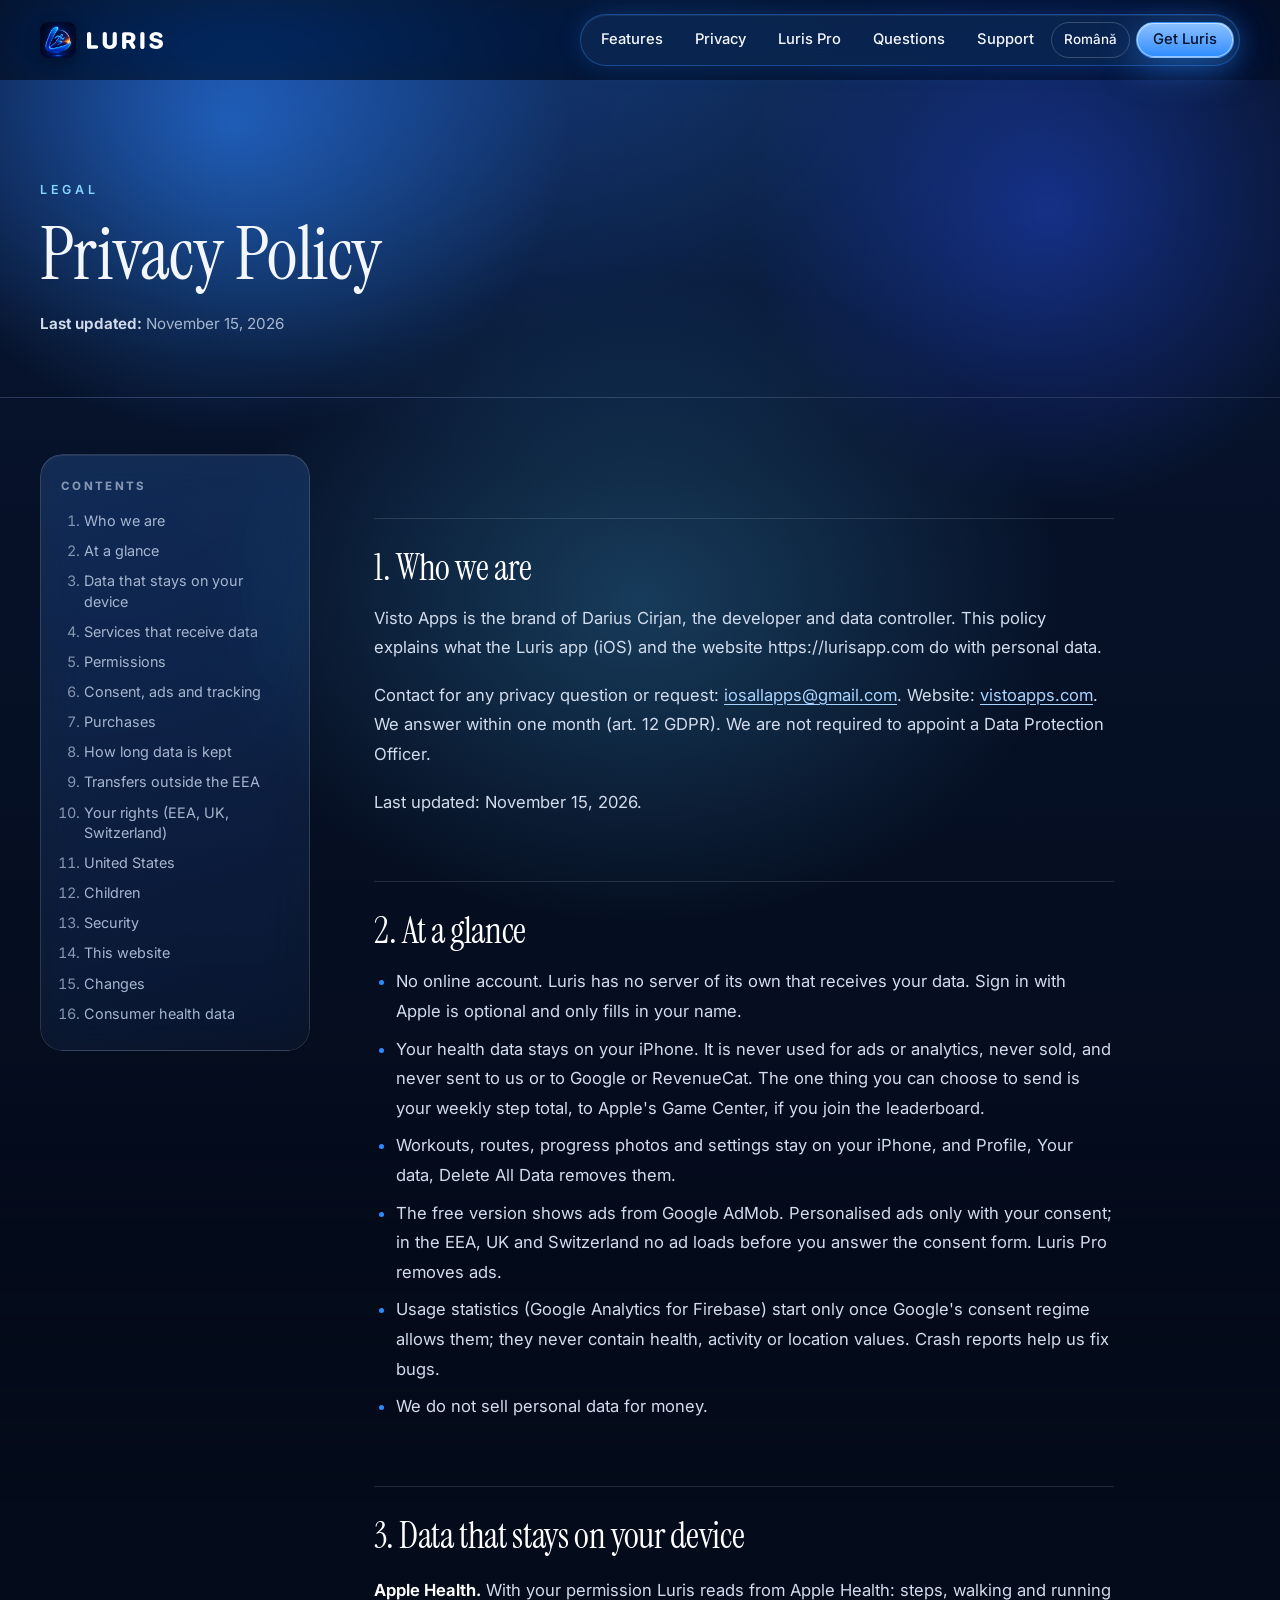
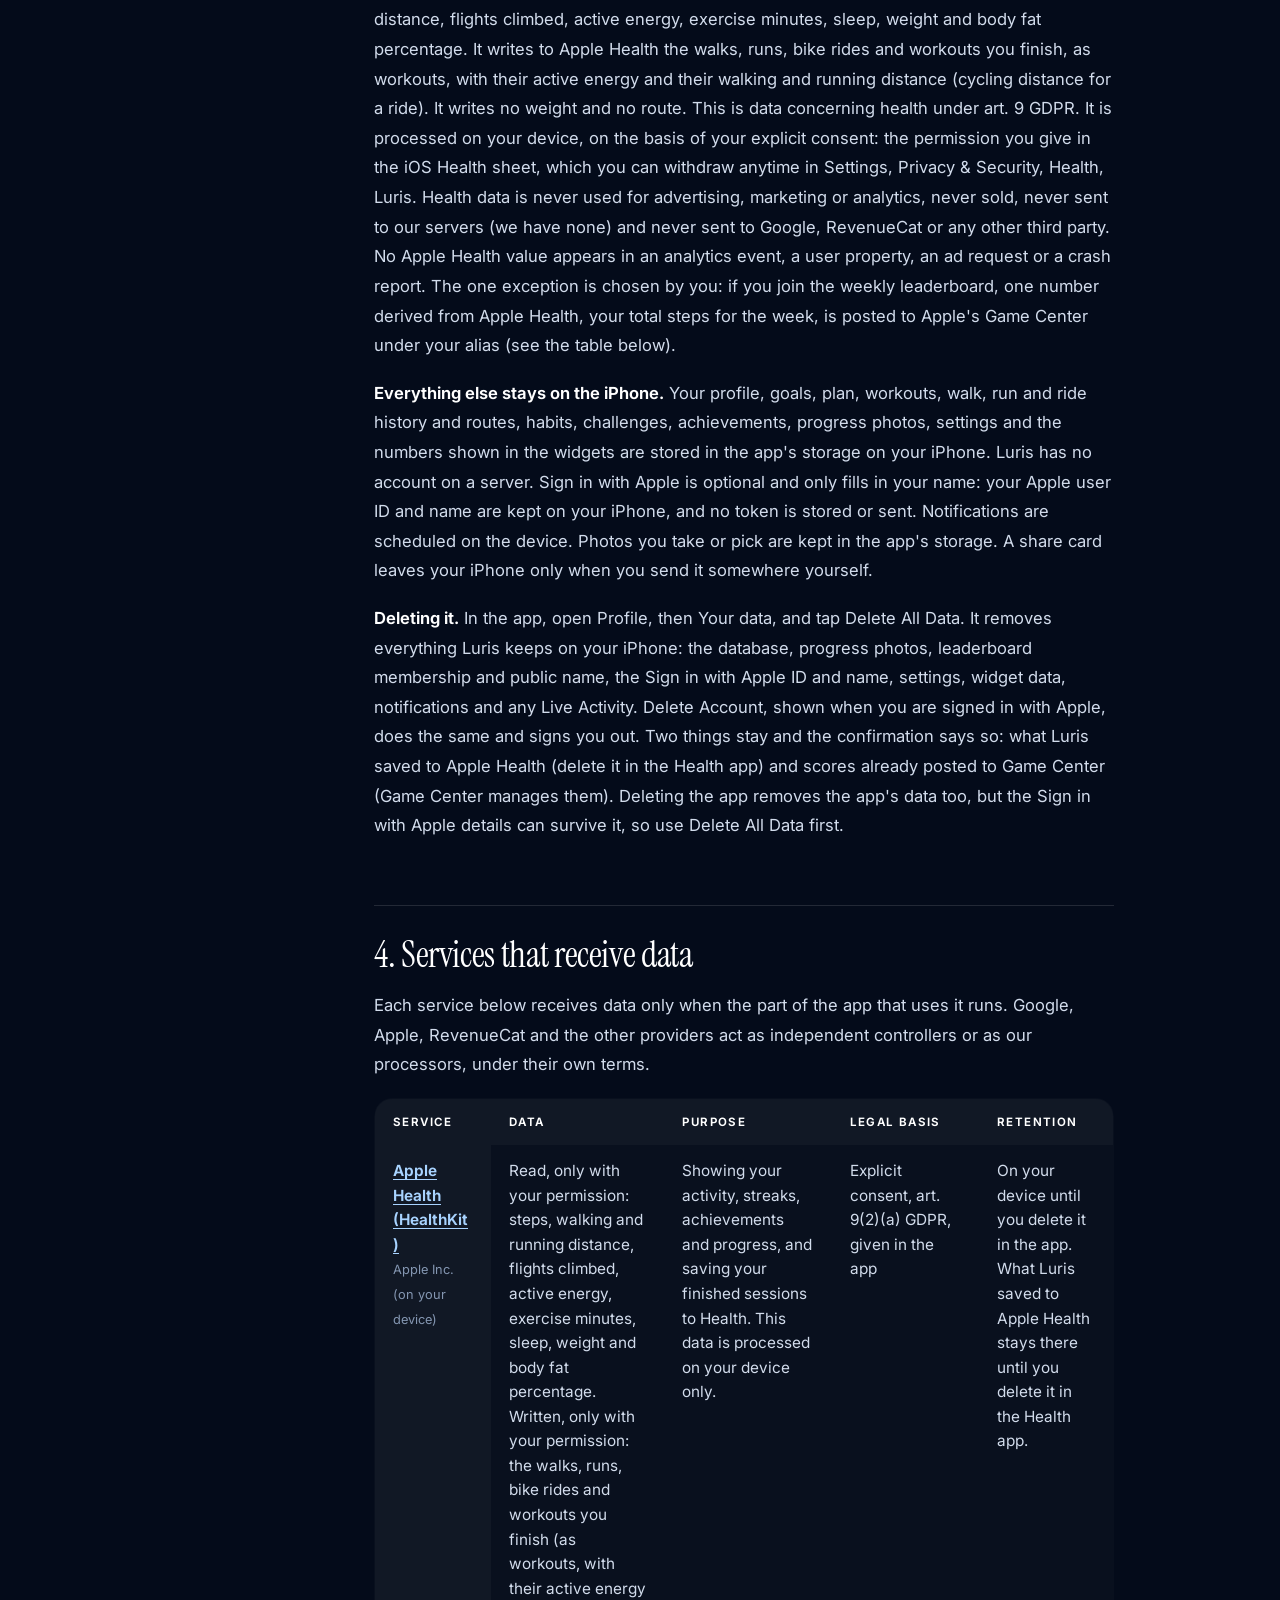
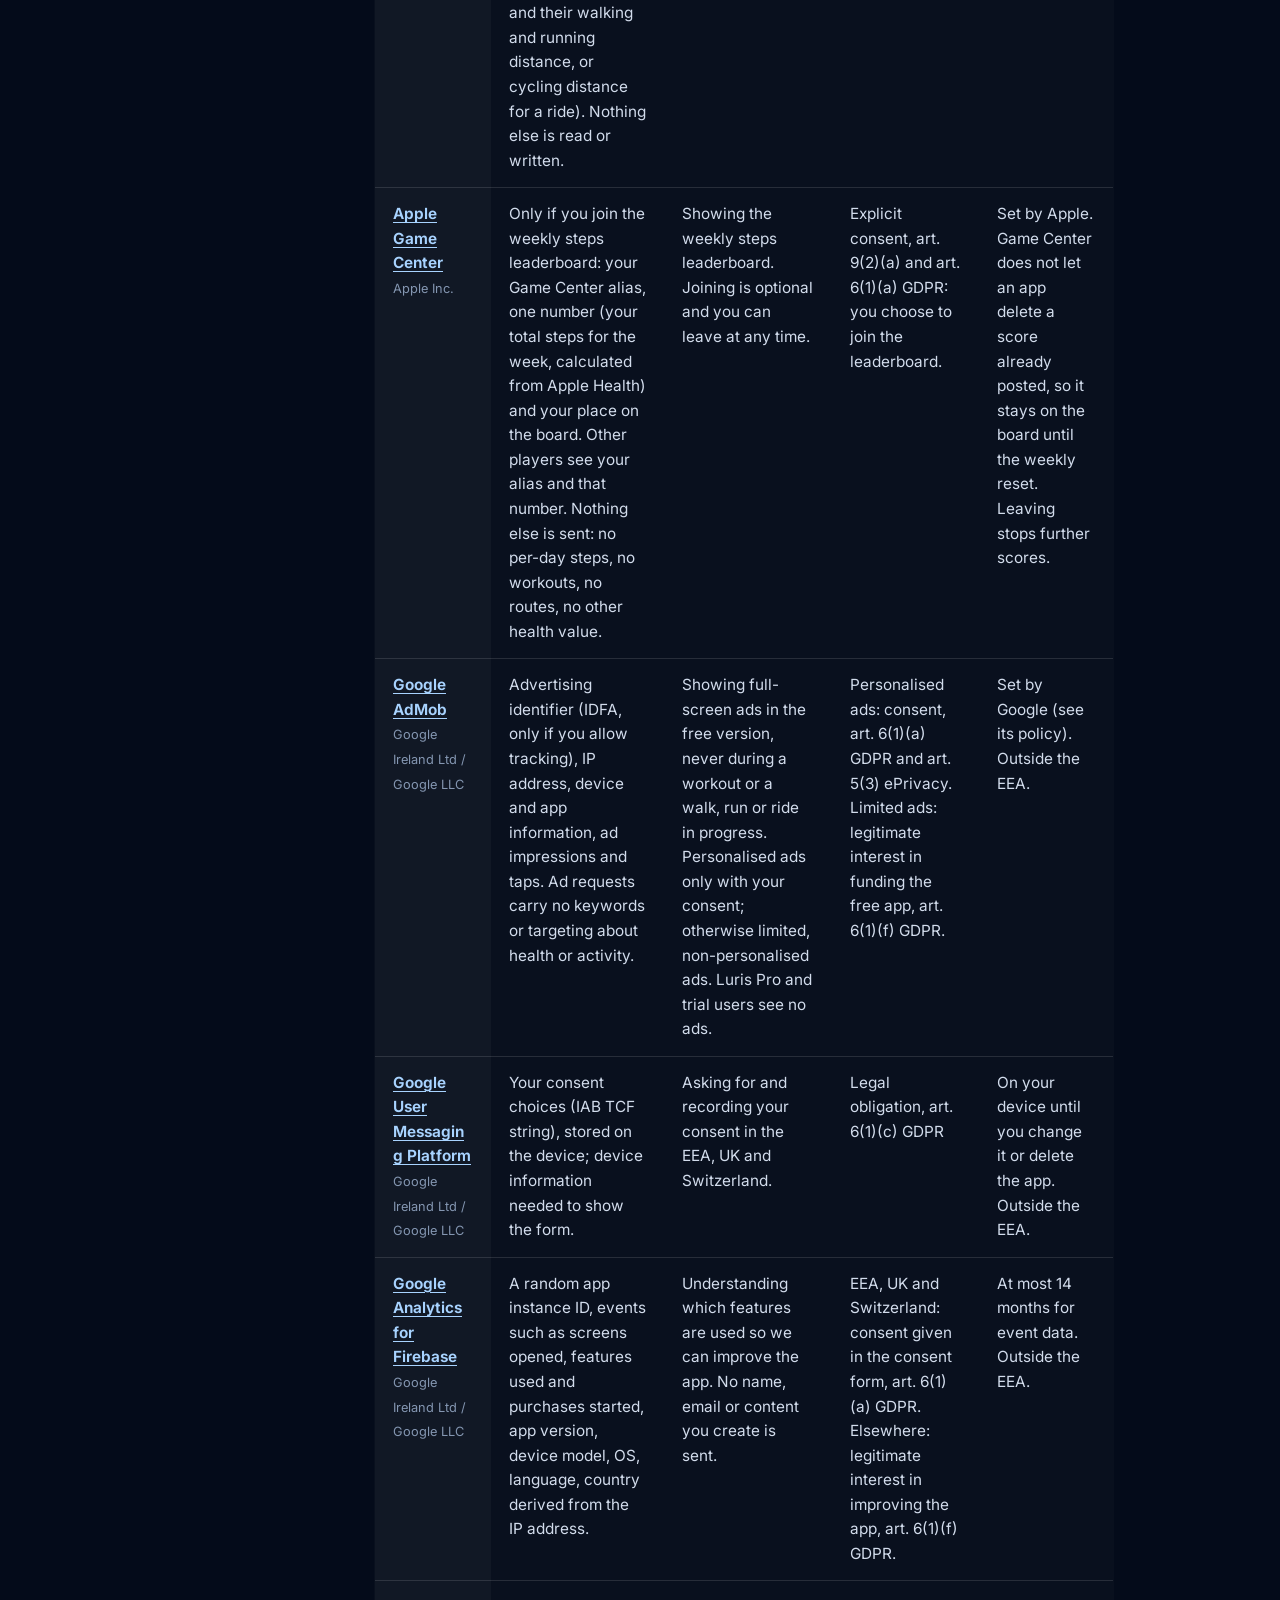
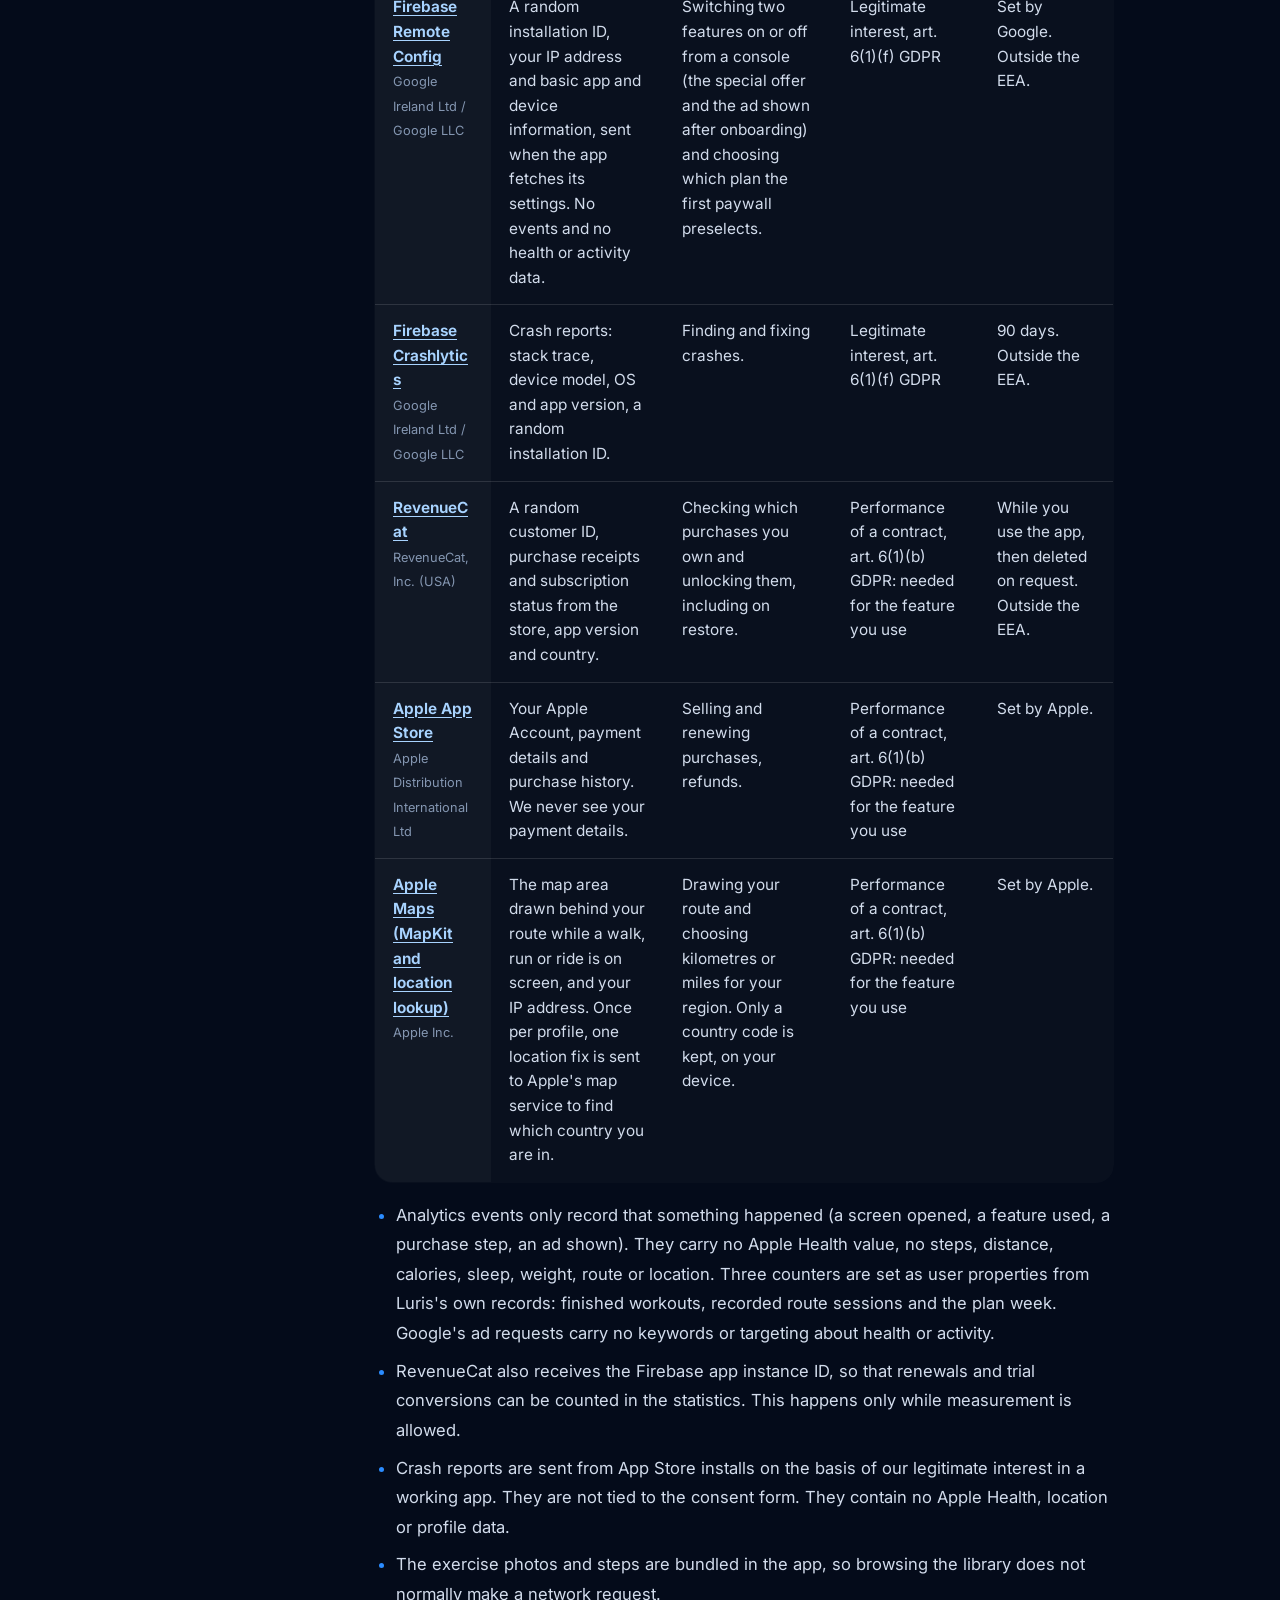
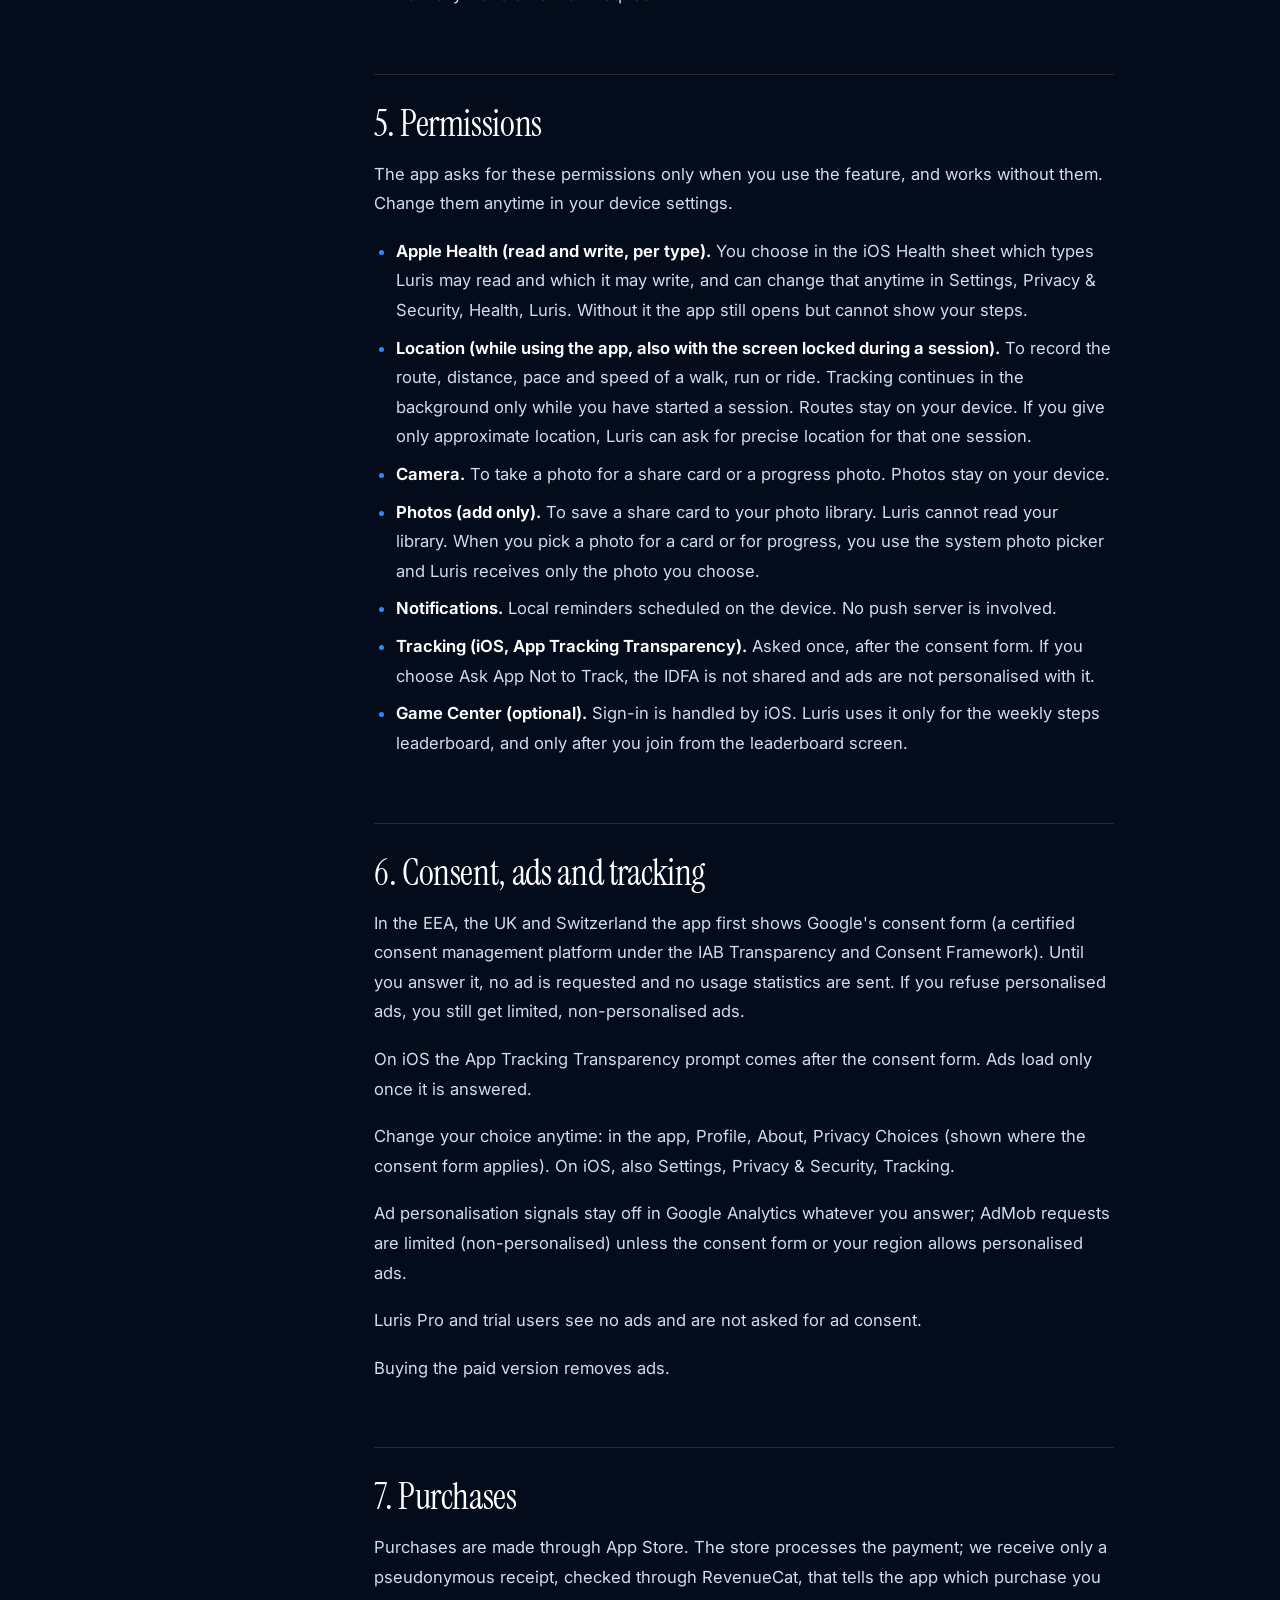
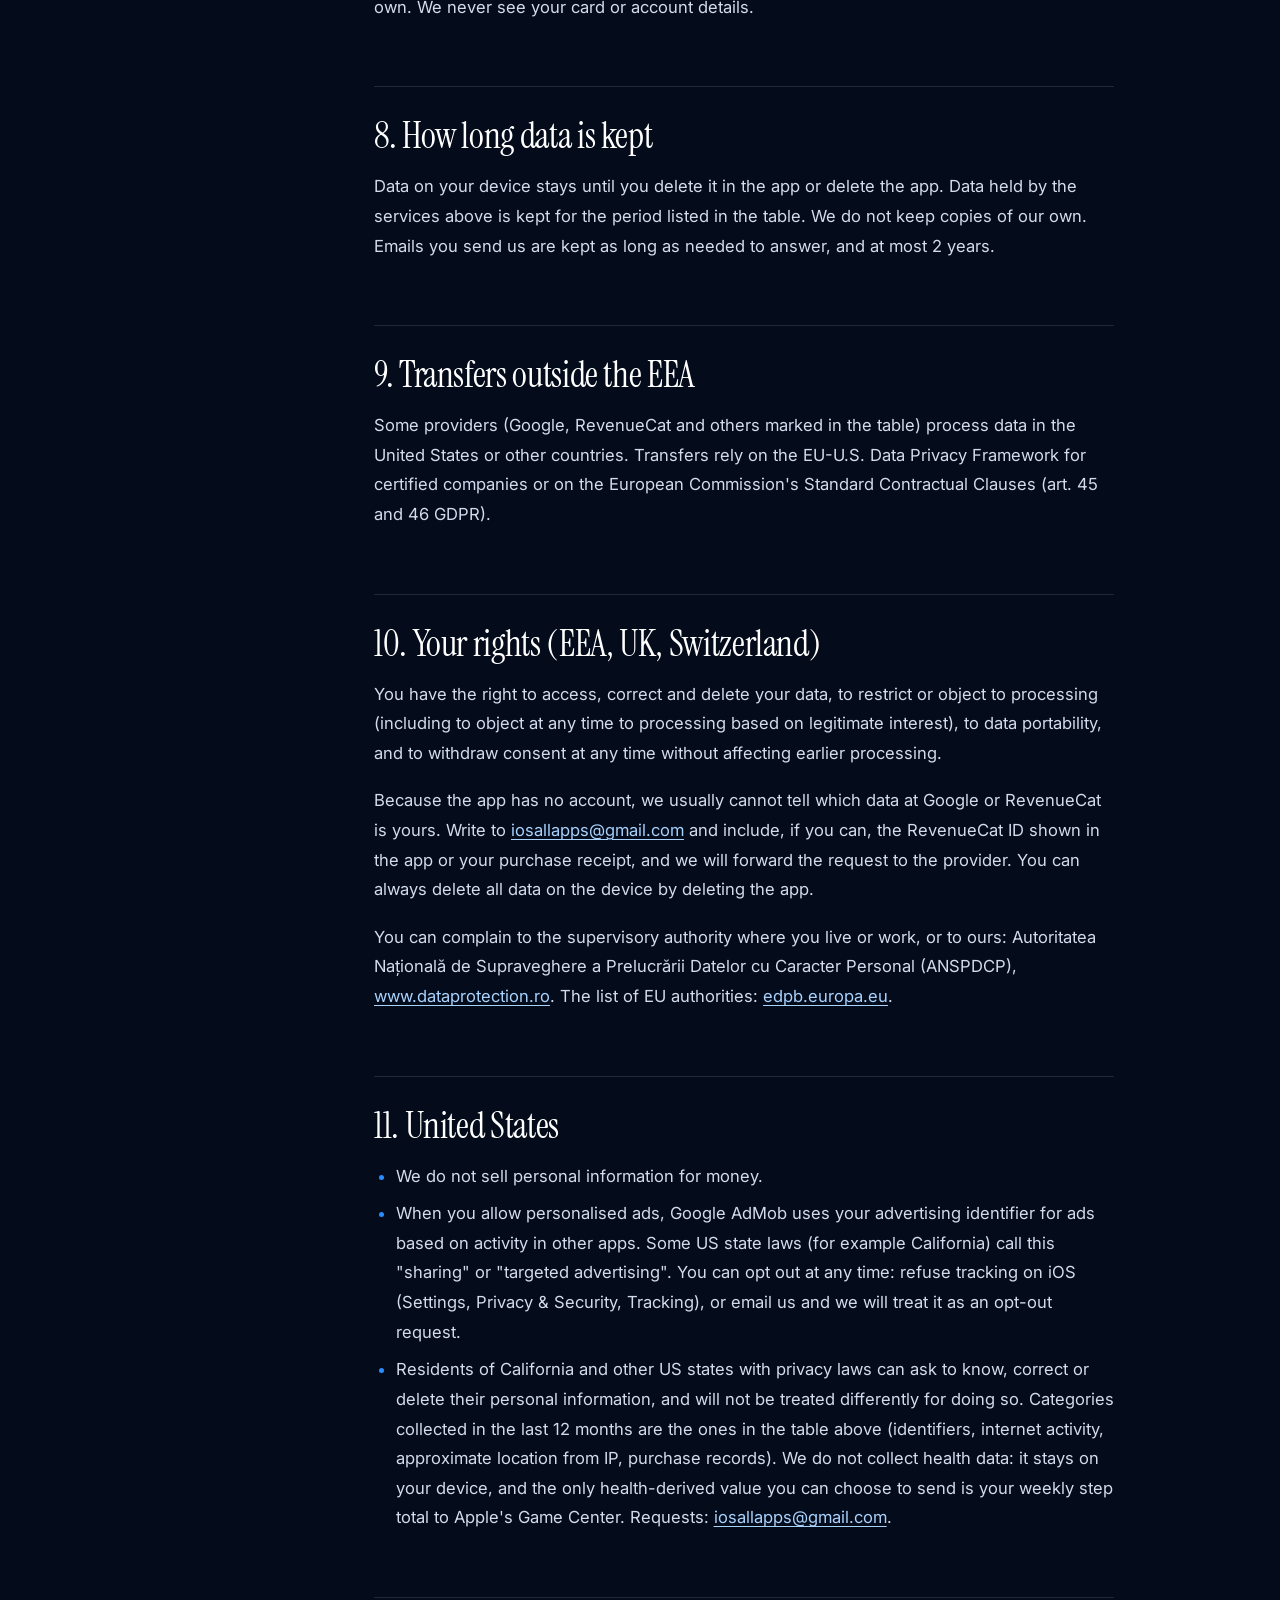
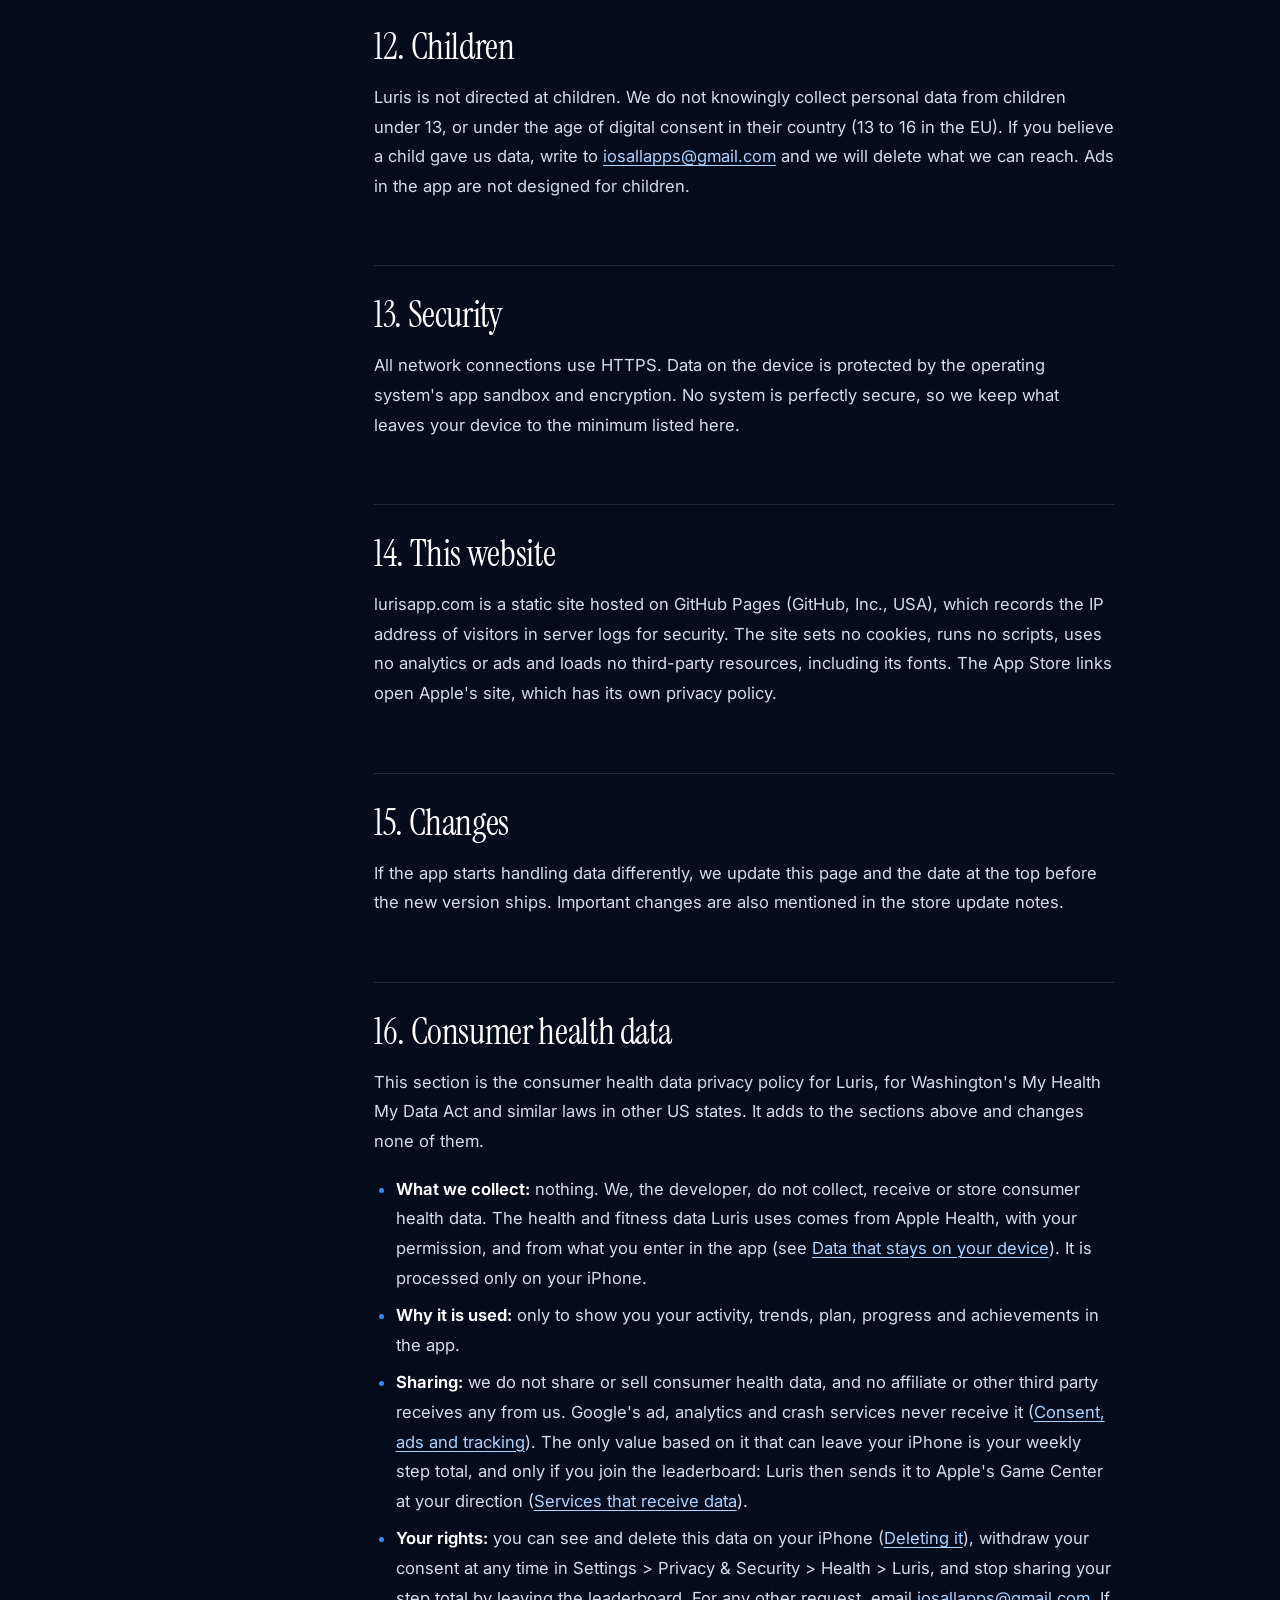
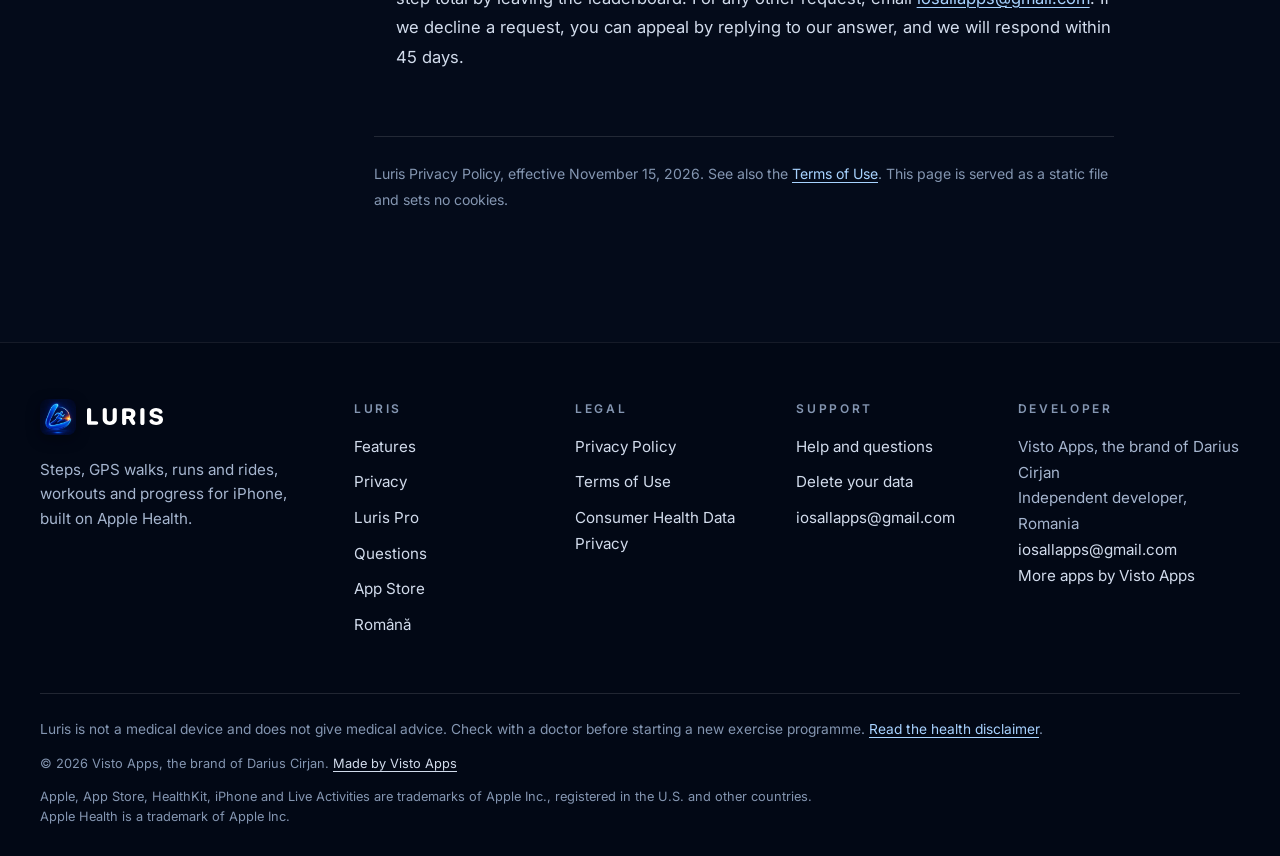
<file: privacy.html>
<!DOCTYPE html>
<html lang="en">
<head>
    <meta charset="utf-8">
    <!-- build:head -->
    <meta http-equiv="Content-Security-Policy" content="default-src 'none'; img-src 'self' data:; style-src 'self'; font-src 'self'; connect-src 'self'; media-src 'self'; manifest-src 'self'; base-uri 'none'; form-action 'none'; upgrade-insecure-requests">
    <meta name="referrer" content="strict-origin-when-cross-origin">
    <meta name="viewport" content="width=device-width, initial-scale=1, viewport-fit=cover">
    <meta name="color-scheme" content="dark">
    <meta name="theme-color" content="#040b1a">
    <meta name="apple-itunes-app" content="app-id=6813596103">
    <link rel="icon" href="/favicon.ico" sizes="48x48">
    <link rel="icon" type="image/png" sizes="32x32" href="/favicon-32.png">
    <link rel="apple-touch-icon" href="/apple-touch-icon.png">
    <link rel="preload" href="/assets/fonts/inter.woff2" as="font" type="font/woff2" crossorigin>
    <link rel="preload" href="/assets/fonts/instrument-serif.woff2" as="font" type="font/woff2" crossorigin>
    <link rel="stylesheet" href="/styles.css?v=fd846e5a4f">
    <!-- /build:head -->
    <!-- build:meta -->
    <title>Luris Privacy Policy</title>
    <meta name="description" content="How Luris handles your data: health data stays on your iPhone. Google ads, analytics and crash reports, RevenueCat purchases, and what goes to Apple.">
    <link rel="canonical" href="https://lurisapp.com/privacy.html">
    <link rel="alternate" hreflang="en" href="https://lurisapp.com/privacy.html">
    <link rel="alternate" hreflang="ro" href="https://lurisapp.com/ro/privacy.html">
    <link rel="alternate" hreflang="x-default" href="https://lurisapp.com/privacy.html">
    <meta property="og:type" content="article">
    <meta property="og:site_name" content="Luris">
    <meta property="og:locale" content="en_US">
    <meta property="og:locale:alternate" content="ro_RO">
    <meta property="og:url" content="https://lurisapp.com/privacy.html">
    <meta property="og:title" content="Luris Privacy Policy">
    <meta property="og:description" content="Health data stays on your iPhone. What goes to Apple, and nothing to the developer.">
    <meta property="og:image" content="https://lurisapp.com/og-image.jpg">
    <meta property="og:image:type" content="image/jpeg">
    <meta property="og:image:width" content="1200">
    <meta property="og:image:height" content="630">
    <meta property="og:image:alt" content="Luris on two iPhones, the Home tab with today&#x27;s steps ring and a run drawn on the map, over a runner at dusk, beside the words Everything you need to move more.">
    <meta name="twitter:card" content="summary_large_image">
    <meta name="twitter:title" content="Luris Privacy Policy">
    <meta name="twitter:description" content="Health data stays on your iPhone. What goes to Apple, and nothing to the developer.">
    <meta name="twitter:image" content="https://lurisapp.com/og-image.jpg">
    <meta name="twitter:image:alt" content="Luris on two iPhones, the Home tab with today&#x27;s steps ring and a run drawn on the map, over a runner at dusk, beside the words Everything you need to move more.">
    <!-- /build:meta -->
    <!-- build:jsonld -->
    <script type="application/ld+json">
    {
      "@context": "https://schema.org",
      "@type": "BreadcrumbList",
      "itemListElement": [
        {
          "@type": "ListItem",
          "position": 1,
          "name": "Luris",
          "item": "https://lurisapp.com/"
        },
        {
          "@type": "ListItem",
          "position": 2,
          "name": "Privacy Policy",
          "item": "https://lurisapp.com/privacy.html"
        }
      ]
    }
    </script>
    <!-- /build:jsonld -->
</head>
<body>
    <a class="skip-link" href="#main">Skip to content</a>
    <!-- build:sprite -->
    <svg class="sprite" aria-hidden="true" focusable="false">
        <defs>
        <linearGradient id="laurel-gold" x1="0" y1="0" x2="0" y2="1"><stop offset="0" stop-color="#FFE08A"/><stop offset=".55" stop-color="#F5B83D"/><stop offset="1" stop-color="#D98A1C"/></linearGradient>
        <symbol id="wordmark" viewBox="0 0 6679 1493"><path fill="currentColor" d="M183.2 1467.8Q96.4 1467.8 48.2 1417.6Q0 1367.3 0 1276.2V193.9Q0 102 48.2 52.2Q96.4 2.4 183.2 2.4Q270 2.4 318.2 52.2Q366.4 102 366.4 193.9V1171.3H818.8Q891.9 1171.3 936.9 1210.2Q981.9 1249.2 981.9 1319.5Q981.9 1389.9 937.7 1428.8Q893.4 1467.8 818.8 1467.8ZM1998.9 1492.5Q1811.5 1492.5 1671.5 1425.9Q1531.6 1359.3 1454.7 1238.3Q1377.8 1117.3 1377.8 955.7V193.9Q1377.8 102 1425.9 52.2Q1474.1 2.4 1561 2.4Q1647.8 2.4 1696 52.2Q1744.2 102 1744.2 193.9V916.9Q1744.2 1042.5 1810.1 1113.8Q1876.1 1185.2 1998.9 1185.2Q2122 1185.2 2187.8 1113.8Q2253.6 1042.5 2253.6 916.9V193.9Q2253.6 102 2301.8 52.2Q2350 2.4 2436.8 2.4Q2523.7 2.4 2571.8 52.2Q2620 102 2620 193.9V955.7Q2620 1117.3 2543.1 1238.3Q2466.2 1359.3 2326.6 1425.9Q2187.1 1492.5 1998.9 1492.5ZM3267.7 1491.1Q3181.1 1491.1 3132.8 1440.8Q3084.5 1390.5 3084.5 1299.6V216.3Q3084.5 124.4 3132.7 74.6Q3180.9 24.8 3267.7 24.8H3701.9Q3882.2 24.8 4005.5 81.7Q4128.9 138.6 4192.4 245.1Q4255.9 351.5 4255.9 500.6Q4255.9 627.9 4198.8 734.5Q4141.6 841 4030.8 897L4208.5 1197.7Q4232.5 1237.3 4239.9 1264Q4247.4 1290.7 4247.4 1323.3Q4247.4 1396.5 4195.6 1443.8Q4143.9 1491.1 4064.4 1491.1Q4019.8 1491.1 3989.1 1478.4Q3958.4 1465.6 3932.6 1434.3Q3906.7 1402.9 3874.8 1347.5L3661.5 963.2Q3661.5 963.2 3661.5 963.2Q3661.5 963.2 3661.5 963.2H3450.9V1299.6Q3450.9 1390.5 3402.7 1440.8Q3354.6 1491.1 3267.7 1491.1ZM3450.9 711.8H3666.1Q3766.9 711.8 3824 656.6Q3881.2 601.4 3881.2 507.4Q3881.2 415.6 3822.4 358.6Q3763.7 301.7 3664.9 301.7H3450.9ZM4868.5 1490.2Q4781.6 1490.2 4733.5 1440Q4685.3 1389.7 4685.3 1298.6V193.9Q4685.3 102 4733.5 52.2Q4781.6 2.4 4868.5 2.4Q4955.3 2.4 5003.5 52.2Q5051.7 102 5051.7 193.9V1298.6Q5051.7 1389.7 5003.5 1440Q4955.3 1490.2 4868.5 1490.2ZM6072.3 1492.5Q5916.5 1492.5 5801.5 1456.8Q5686.6 1421.1 5613.7 1360.3Q5540.8 1299.6 5510.8 1225.6Q5501.4 1202.9 5496.5 1180Q5491.6 1157.2 5491.6 1134.3Q5491.6 1065.3 5536.3 1023.1Q5580.9 980.9 5650.2 980.9Q5704.1 980.9 5742.8 1002.3Q5781.5 1023.6 5816.7 1077.9Q5841 1122.1 5880.5 1150.9Q5920 1179.6 5970.6 1192.8Q6021.1 1206 6078.5 1206Q6150.5 1206 6203.3 1186.3Q6256.2 1166.7 6285.5 1132.2Q6314.9 1097.7 6314.9 1054.2Q6314.9 993.8 6262.9 959.2Q6210.9 924.7 6082.3 900.1L5933.7 872Q5718.2 831.9 5607.5 726.8Q5496.8 621.6 5496.8 457Q5496.8 318.1 5571 215.5Q5645.1 112.9 5774.3 56.5Q5903.4 0 6070 0Q6207.8 0 6318.6 33.9Q6429.4 67.8 6506.2 132.6Q6582.9 197.4 6617.3 289.3Q6632.3 326.4 6632.3 367.9Q6632.3 431.6 6590.2 470.8Q6548.1 510 6478.4 510.8Q6419.2 510.8 6378.5 487.4Q6337.8 464.1 6305.9 411.7Q6282.5 367 6248.2 339.6Q6213.9 312.2 6170 299.4Q6126.2 286.5 6072.6 286.5Q6006.3 286.5 5959.1 305Q5911.9 323.4 5886.6 356.1Q5861.3 388.7 5861.3 431.4Q5861.3 488.9 5913.6 523Q5965.9 557.2 6083.4 580L6231.9 608.2Q6463.3 651.8 6571.3 750Q6679.4 848.2 6679.4 1018.8Q6679.4 1163.3 6606.9 1269.9Q6534.4 1376.6 6398.5 1434.6Q6262.6 1492.5 6072.3 1492.5Z"/></symbol>
        <symbol id="i-check" viewBox="0 0 24 24"><circle cx="12" cy="12" r="11" fill="currentColor" fill-opacity=".16"/><path fill="none" stroke="currentColor" stroke-width="2.2" stroke-linecap="round" stroke-linejoin="round" d="m7.5 12.4 3 3 6-6.4"/></symbol>
        <symbol id="i-widget" viewBox="0 0 24 24"><g fill="none" stroke="currentColor" stroke-width="2"><rect x="3.5" y="3.5" width="7" height="7" rx="2"/><rect x="13.5" y="3.5" width="7" height="7" rx="2"/><rect x="3.5" y="13.5" width="17" height="7" rx="2"/></g></symbol>
        <symbol id="i-live" viewBox="0 0 24 24"><g fill="none" stroke="currentColor" stroke-width="2" stroke-linecap="round"><rect x="6" y="2.5" width="12" height="19" rx="3.2"/><rect x="9" y="5.3" width="6" height="2.2" rx="1.1" fill="currentColor" stroke="none"/><path d="M9 15.5h6"/></g></symbol>
        <symbol id="i-ruler" viewBox="0 0 24 24"><g fill="none" stroke="currentColor" stroke-width="2" stroke-linecap="round" stroke-linejoin="round"><path d="M3.6 16.2 16.2 3.6a1.4 1.4 0 0 1 2 0l2.2 2.2a1.4 1.4 0 0 1 0 2L7.8 20.4a1.4 1.4 0 0 1-2 0l-2.2-2.2a1.4 1.4 0 0 1 0-2z"/><path d="m7.4 12.4 2 2M10.4 9.4l1.4 1.4M13.4 6.4l2 2"/></g></symbol>
        <symbol id="i-globe" viewBox="0 0 24 24"><g fill="none" stroke="currentColor" stroke-width="2"><circle cx="12" cy="12" r="9"/><path d="M3 12h18M12 3c2.5 2.6 3.8 5.6 3.8 9s-1.3 6.4-3.8 9c-2.5-2.6-3.8-5.6-3.8-9S9.5 5.6 12 3z"/></g></symbol>
        <symbol id="i-watch" viewBox="0 0 24 24"><g fill="none" stroke="currentColor" stroke-width="2" stroke-linejoin="round"><rect x="6" y="6" width="12" height="12" rx="3.4"/><path d="M8.5 6 9.3 2.5h5.4L15.5 6M8.5 18l.8 3.5h5.4l.8-3.5"/></g></symbol>
        <symbol id="i-user" viewBox="0 0 24 24"><g fill="none" stroke="currentColor" stroke-width="2" stroke-linecap="round"><circle cx="12" cy="8" r="4"/><path d="M4.5 20.5a7.5 7.5 0 0 1 15 0"/></g></symbol>
        <symbol id="i-phone" viewBox="0 0 24 24"><g fill="none" stroke="currentColor" stroke-width="2" stroke-linecap="round" stroke-linejoin="round"><rect x="6" y="2.5" width="12" height="19" rx="3"/><path d="M10.2 12.2h3.6v3.3h-3.6zM10.9 12.2v-1.1a1.1 1.1 0 0 1 2.2 0v1.1"/></g></symbol>
        <symbol id="i-out" viewBox="0 0 24 24"><g fill="none" stroke="currentColor" stroke-width="2" stroke-linecap="round" stroke-linejoin="round"><path d="M14 4h6v6M20 4l-8.5 8.5"/><path d="M18 14v4.5a1.5 1.5 0 0 1-1.5 1.5h-11A1.5 1.5 0 0 1 4 18.5v-11A1.5 1.5 0 0 1 5.5 6H10"/></g></symbol>
        <symbol id="i-clock" viewBox="0 0 24 24"><g fill="none" stroke="currentColor" stroke-width="2" stroke-linecap="round"><circle cx="12" cy="12" r="9"/><path d="M12 7v5l3.2 2"/></g></symbol>
        <symbol id="i-mail" viewBox="0 0 24 24"><g fill="none" stroke="currentColor" stroke-width="2" stroke-linejoin="round"><rect x="3" y="5" width="18" height="14" rx="2.5"/><path d="m3.8 6.5 8.2 6.3 8.2-6.3"/></g></symbol>
        <symbol id="i-heart" viewBox="0 0 24 24"><path fill="currentColor" d="M12 20.6s-7.9-4.7-9.4-9.7C1.5 7.3 3.8 4 7.2 4c2 0 3.6 1.1 4.8 2.8C13.2 5.1 14.8 4 16.8 4c3.4 0 5.7 3.3 4.6 6.9-1.5 5-9.4 9.7-9.4 9.7z"/></symbol>
        <symbol id="i-route" viewBox="0 0 24 24"><g fill="none" stroke="currentColor" stroke-width="2" stroke-linecap="round" stroke-linejoin="round"><circle cx="6" cy="18" r="2.4"/><circle cx="18" cy="6" r="2.4"/><path d="M8.4 18H15a3 3 0 0 0 0-6H9a3 3 0 0 1 0-6h6.6"/></g></symbol>
        <symbol id="i-lock" viewBox="0 0 24 24"><g fill="none" stroke="currentColor" stroke-width="2" stroke-linecap="round" stroke-linejoin="round"><rect x="4.5" y="10.5" width="15" height="10.5" rx="2.6"/><path d="M8 10.5V7.8a4 4 0 0 1 8 0v2.7"/></g></symbol>
        <symbol id="i-trash" viewBox="0 0 24 24"><g fill="none" stroke="currentColor" stroke-width="2" stroke-linecap="round" stroke-linejoin="round"><path d="M4 6.5h16M9.5 6.5V4.8c0-.7.5-1.3 1.3-1.3h2.4c.8 0 1.3.6 1.3 1.3v1.7M6.2 6.5l.9 12.6c.1 1 .9 1.9 2 1.9h5.8c1.1 0 1.9-.8 2-1.9l.9-12.6M10 10.5v6.5M14 10.5v6.5"/></g></symbol>
        <symbol id="i-shield" viewBox="0 0 24 24"><g fill="none" stroke="currentColor" stroke-width="2" stroke-linecap="round" stroke-linejoin="round"><path d="M12 2.8 4.5 5.6v5.8c0 4.8 3.2 8.4 7.5 9.8 4.3-1.4 7.5-5 7.5-9.8V5.6z"/><path d="m8.8 12 2.3 2.3 4.2-4.6"/></g></symbol>
        <symbol id="i-ad" viewBox="0 0 24 24"><g fill="none" stroke="currentColor" stroke-width="2" stroke-linecap="round" stroke-linejoin="round"><rect x="2.5" y="5" width="19" height="14" rx="3"/><path d="m6.5 15.5 2.4-7 2.4 7M7.3 13.3h3.2M14 8.5v7h1.6a3.5 3.5 0 0 0 0-7z"/></g></symbol>
        <symbol id="i-chart" viewBox="0 0 24 24"><g fill="none" stroke="currentColor" stroke-width="2" stroke-linecap="round" stroke-linejoin="round"><path d="M3.5 20.5h17"/><path d="m4.5 15.5 5-5 3.5 3.5 6.5-7"/><path d="M15.5 7h4v4"/></g></symbol>
        <symbol id="i-card" viewBox="0 0 24 24"><g fill="none" stroke="currentColor" stroke-width="2" stroke-linecap="round" stroke-linejoin="round"><rect x="5" y="2.5" width="14" height="19" rx="2.6"/><path d="m5 16 4.2-4.2a1.6 1.6 0 0 1 2.3 0L19 19"/><circle cx="14.5" cy="8" r="1.8"/></g></symbol>
        <symbol id="i-spark" viewBox="0 0 24 24"><path fill="currentColor" d="M12 2.5c.5 4.6 2.9 7 7.5 7.5v.1c-4.6.5-7 2.9-7.5 7.5h-.1c-.5-4.6-2.9-7-7.4-7.5v-.1c4.5-.5 6.9-2.9 7.4-7.5zM19 15.5c.2 1.9 1.1 2.8 3 3-1.9.2-2.8 1.1-3 3-.2-1.9-1.1-2.8-3-3 1.9-.2 2.8-1.1 3-3z"/></symbol>
        <symbol id="i-card-user" viewBox="0 0 24 24"><g fill="none" stroke="currentColor" stroke-width="2" stroke-linecap="round" stroke-linejoin="round"><rect x="2.5" y="4.5" width="19" height="15" rx="3"/><circle cx="12" cy="10.5" r="2.8"/><path d="M7 17.5a5.6 5.6 0 0 1 10 0"/></g></symbol>
        <symbol id="i-trophy" viewBox="0 0 24 24"><g fill="none" stroke="currentColor" stroke-width="2" stroke-linecap="round" stroke-linejoin="round"><path d="M7.5 3.5h9v6a4.5 4.5 0 0 1-9 0z"/><path d="M7.5 5.5H4.5v1.5a3 3 0 0 0 3 3M16.5 5.5h3v1.5a3 3 0 0 1-3 3"/><path d="M12 14v3.5M8.5 20.5h7M9.5 17.5h5"/></g></symbol>
        <symbol id="i-plus" viewBox="0 0 24 24"><path fill="none" stroke="currentColor" stroke-width="2" stroke-linecap="round" d="M12 5v14M5 12h14"/></symbol>
        <symbol id="i-arrow" viewBox="0 0 24 24"><path fill="none" stroke="currentColor" stroke-width="2" stroke-linecap="round" stroke-linejoin="round" d="M5 12h14m-5.5-5.5L19 12l-5.5 5.5"/></symbol>
        <symbol id="i-dumbbell" viewBox="0 0 24 24"><g fill="none" stroke="currentColor" stroke-width="2" stroke-linecap="round" stroke-linejoin="round"><path d="M8 12h8M3.5 9.5v5M20.5 9.5v5"/><rect x="5.5" y="7" width="3" height="10" rx="1.2"/><rect x="15.5" y="7" width="3" height="10" rx="1.2"/></g></symbol>
        <symbol id="laurel" viewBox="0 0 64 96"><g fill="url(#laurel-gold)"><path d="M40.5 86.0A40 40 0 0 1 33.4 18.5" fill="none" stroke="url(#laurel-gold)" stroke-width="2.4" stroke-linecap="round"/><path d="M0 0C4-3.8 4.2-11.2 0-16.5C-4.2-11.2-4-3.8 0 0Z" transform="translate(36.8 83.9) rotate(268.0) scale(1.20)"/><path d="M0 0C4-3.8 4.2-11.2 0-16.5C-4.2-11.2-4-3.8 0 0Z" transform="translate(36.8 83.9) rotate(342.0) scale(1.20)"/><path d="M0 0C4-3.8 4.2-11.2 0-16.5C-4.2-11.2-4-3.8 0 0Z" transform="translate(27.0 75.3) rotate(286.8) scale(1.12)"/><path d="M0 0C4-3.8 4.2-11.2 0-16.5C-4.2-11.2-4-3.8 0 0Z" transform="translate(27.0 75.3) rotate(360.8) scale(1.12)"/><path d="M0 0C4-3.8 4.2-11.2 0-16.5C-4.2-11.2-4-3.8 0 0Z" transform="translate(20.5 63.9) rotate(305.6) scale(1.04)"/><path d="M0 0C4-3.8 4.2-11.2 0-16.5C-4.2-11.2-4-3.8 0 0Z" transform="translate(20.5 63.9) rotate(379.6) scale(1.04)"/><path d="M0 0C4-3.8 4.2-11.2 0-16.5C-4.2-11.2-4-3.8 0 0Z" transform="translate(18.0 51.1) rotate(324.4) scale(0.96)"/><path d="M0 0C4-3.8 4.2-11.2 0-16.5C-4.2-11.2-4-3.8 0 0Z" transform="translate(18.0 51.1) rotate(398.4) scale(0.96)"/><path d="M0 0C4-3.8 4.2-11.2 0-16.5C-4.2-11.2-4-3.8 0 0Z" transform="translate(19.8 38.2) rotate(343.2) scale(0.88)"/><path d="M0 0C4-3.8 4.2-11.2 0-16.5C-4.2-11.2-4-3.8 0 0Z" transform="translate(19.8 38.2) rotate(417.2) scale(0.88)"/><path d="M0 0C4-3.8 4.2-11.2 0-16.5C-4.2-11.2-4-3.8 0 0Z" transform="translate(25.6 26.5) rotate(362.0) scale(0.80)"/><path d="M0 0C4-3.8 4.2-11.2 0-16.5C-4.2-11.2-4-3.8 0 0Z" transform="translate(25.6 26.5) rotate(436.0) scale(0.80)"/><path d="M0 0C4-3.8 4.2-11.2 0-16.5C-4.2-11.2-4-3.8 0 0Z" transform="translate(33.4 18.5) rotate(-6) scale(.78)"/></g></symbol>
        </defs>
    </svg>
    <!-- /build:sprite -->
    <!-- build:header -->
    <header class="site-header">
        <div class="container bar">
            <a class="brand" href="/" aria-label="Luris home"><img src="/img/app-icon-128.webp" width="36" height="36" alt=""><svg class="wordmark" viewBox="0 0 6679 1493" aria-hidden="true" focusable="false"><use href="#wordmark"/></svg></a>
            <nav class="nav" aria-label="Primary">
                <a class="nav-wide" href="/#features">Features</a>
                <a class="nav-wide" href="/#privacy">Privacy</a>
                <a class="nav-wide" href="/#pro">Luris Pro</a>
                <a class="nav-wide" href="/#questions">Questions</a>
                <a href="/support.html">Support</a>
                <a class="lang-switch" href="/ro/privacy.html" hreflang="ro" lang="ro">Română</a>
                <a class="btn btn-primary btn-small" href="https://apps.apple.com/app/id6813596103?ct=web-header&amp;mt=8" aria-label="Get Luris on the App Store">Get Luris</a>
            </nav>
        </div>
    </header>
    <!-- /build:header -->

    <main id="main" class="legal-main">
        <header class="page-hero">
            <div class="container">
                <p class="eyebrow">Legal</p>
                <h1>Privacy Policy</h1>
                <p class="meta"><strong>Last updated:</strong> November 15, 2026</p>
            </div>
        </header>
        <div class="container legal-layout">
        <aside class="toc-rail">
        <nav class="toc glass" aria-labelledby="toc-title">
        <h2 id="toc-title">Contents</h2>
        <ol>
        <li><a href="#intro">Who we are</a></li>
        <li><a href="#glance">At a glance</a></li>
        <li><a href="#local">Data that stays on your device</a></li>
        <li><a href="#services">Services that receive data</a></li>
        <li><a href="#permissions">Permissions</a></li>
        <li><a href="#consent">Consent, ads and tracking</a></li>
        <li><a href="#purchases">Purchases</a></li>
        <li><a href="#retention">How long data is kept</a></li>
        <li><a href="#transfers">Transfers outside the EEA</a></li>
        <li><a href="#rights">Your rights (EEA, UK, Switzerland)</a></li>
        <li><a href="#us">United States</a></li>
        <li><a href="#children">Children</a></li>
        <li><a href="#security">Security</a></li>
        <li><a href="#website">This website</a></li>
        <li><a href="#changes">Changes</a></li>
        <li><a href="#consumer-health-data">Consumer health data</a></li>
        </ol>
        </nav>
        </aside>
        <article class="legal">
        <section id="intro" class="legal-section"><h2>1. Who we are</h2><p>Visto Apps is the brand of Darius Cirjan, the developer and data controller. This policy explains what the Luris app (iOS) and the website https://lurisapp.com do with personal data.</p><p>Contact for any privacy question or request: <a href="mailto:iosallapps@gmail.com">iosallapps@gmail.com</a>. Website: <a href="https://vistoapps.com" rel="noopener">vistoapps.com</a>. We answer within one month (art. 12 GDPR). We are not required to appoint a Data Protection Officer.</p><p>Last updated: November 15, 2026.</p></section>
        <section id="glance" class="legal-section"><h2>2. At a glance</h2><ul><li>No online account. Luris has no server of its own that receives your data. Sign in with Apple is optional and only fills in your name.</li><li>Your health data stays on your iPhone. It is never used for ads or analytics, never sold, and never sent to us or to Google or RevenueCat. The one thing you can choose to send is your weekly step total, to Apple's Game Center, if you join the leaderboard.</li><li>Workouts, routes, progress photos and settings stay on your iPhone, and Profile, Your data, Delete All Data removes them.</li><li>The free version shows ads from Google AdMob. Personalised ads only with your consent; in the EEA, UK and Switzerland no ad loads before you answer the consent form. Luris Pro removes ads.</li><li>Usage statistics (Google Analytics for Firebase) start only once Google's consent regime allows them; they never contain health, activity or location values. Crash reports help us fix bugs.</li><li>We do not sell personal data for money.</li></ul></section>
        <section id="local" class="legal-section"><h2>3. Data that stays on your device</h2><p><p><strong>Apple Health.</strong> With your permission Luris reads from Apple Health: steps, walking and running distance, flights climbed, active energy, exercise minutes, sleep, weight and body fat percentage. It writes to Apple Health the walks, runs, bike rides and workouts you finish, as workouts, with their active energy and their walking and running distance (cycling distance for a ride). It writes no weight and no route. This is data concerning health under art. 9 GDPR. It is processed on your device, on the basis of your explicit consent: the permission you give in the iOS Health sheet, which you can withdraw anytime in Settings, Privacy &amp; Security, Health, Luris. Health data is never used for advertising, marketing or analytics, never sold, never sent to our servers (we have none) and never sent to Google, RevenueCat or any other third party. No Apple Health value appears in an analytics event, a user property, an ad request or a crash report. The one exception is chosen by you: if you join the weekly leaderboard, one number derived from Apple Health, your total steps for the week, is posted to Apple's Game Center under your alias (see the table below).</p><p><strong>Everything else stays on the iPhone.</strong> Your profile, goals, plan, workouts, walk, run and ride history and routes, habits, challenges, achievements, progress photos, settings and the numbers shown in the widgets are stored in the app's storage on your iPhone. Luris has no account on a server. Sign in with Apple is optional and only fills in your name: your Apple user ID and name are kept on your iPhone, and no token is stored or sent. Notifications are scheduled on the device. Photos you take or pick are kept in the app's storage. A share card leaves your iPhone only when you send it somewhere yourself.</p><p><strong>Deleting it.</strong> In the app, open Profile, then Your data, and tap Delete All Data. It removes everything Luris keeps on your iPhone: the database, progress photos, leaderboard membership and public name, the Sign in with Apple ID and name, settings, widget data, notifications and any Live Activity. Delete Account, shown when you are signed in with Apple, does the same and signs you out. Two things stay and the confirmation says so: what Luris saved to Apple Health (delete it in the Health app) and scores already posted to Game Center (Game Center manages them). Deleting the app removes the app's data too, but the Sign in with Apple details can survive it, so use Delete All Data first.</p></p></section>
        <section id="services" class="legal-section"><h2>4. Services that receive data</h2><p>Each service below receives data only when the part of the app that uses it runs. Google, Apple, RevenueCat and the other providers act as independent controllers or as our processors, under their own terms.</p><div class="table-wrap"><table class="legal-table"><thead><tr><th scope="col">Service</th><th scope="col">Data</th><th scope="col">Purpose</th><th scope="col">Legal basis</th><th scope="col">Retention</th></tr></thead><tbody><tr><th scope="row"><a href="https://www.apple.com/legal/privacy/data/en/health-app/" rel="noopener">Apple Health (HealthKit)</a><br><small>Apple Inc. (on your device)</small></th><td data-label="Data">Read, only with your permission: steps, walking and running distance, flights climbed, active energy, exercise minutes, sleep, weight and body fat percentage. Written, only with your permission: the walks, runs, bike rides and workouts you finish (as workouts, with their active energy and their walking and running distance, or cycling distance for a ride). Nothing else is read or written.</td><td data-label="Purpose">Showing your activity, streaks, achievements and progress, and saving your finished sessions to Health. This data is processed on your device only.</td><td data-label="Legal basis">Explicit consent, art. 9(2)(a) GDPR, given in the app</td><td data-label="Retention">On your device until you delete it in the app. What Luris saved to Apple Health stays there until you delete it in the Health app.</td></tr><tr><th scope="row"><a href="https://www.apple.com/legal/privacy/" rel="noopener">Apple Game Center</a><br><small>Apple Inc.</small></th><td data-label="Data">Only if you join the weekly steps leaderboard: your Game Center alias, one number (your total steps for the week, calculated from Apple Health) and your place on the board. Other players see your alias and that number. Nothing else is sent: no per-day steps, no workouts, no routes, no other health value.</td><td data-label="Purpose">Showing the weekly steps leaderboard. Joining is optional and you can leave at any time.</td><td data-label="Legal basis">Explicit consent, art. 9(2)(a) and art. 6(1)(a) GDPR: you choose to join the leaderboard.</td><td data-label="Retention">Set by Apple. Game Center does not let an app delete a score already posted, so it stays on the board until the weekly reset. Leaving stops further scores.</td></tr><tr><th scope="row"><a href="https://policies.google.com/technologies/ads" rel="noopener">Google AdMob</a><br><small>Google Ireland Ltd / Google LLC</small></th><td data-label="Data">Advertising identifier (IDFA, only if you allow tracking), IP address, device and app information, ad impressions and taps. Ad requests carry no keywords or targeting about health or activity.</td><td data-label="Purpose">Showing full-screen ads in the free version, never during a workout or a walk, run or ride in progress. Personalised ads only with your consent; otherwise limited, non-personalised ads. Luris Pro and trial users see no ads.</td><td data-label="Legal basis">Personalised ads: consent, art. 6(1)(a) GDPR and art. 5(3) ePrivacy. Limited ads: legitimate interest in funding the free app, art. 6(1)(f) GDPR.</td><td data-label="Retention">Set by Google (see its policy). Outside the EEA.</td></tr><tr><th scope="row"><a href="https://policies.google.com/privacy" rel="noopener">Google User Messaging Platform</a><br><small>Google Ireland Ltd / Google LLC</small></th><td data-label="Data">Your consent choices (IAB TCF string), stored on the device; device information needed to show the form.</td><td data-label="Purpose">Asking for and recording your consent in the EEA, UK and Switzerland.</td><td data-label="Legal basis">Legal obligation, art. 6(1)(c) GDPR</td><td data-label="Retention">On your device until you change it or delete the app. Outside the EEA.</td></tr><tr><th scope="row"><a href="https://firebase.google.com/support/privacy" rel="noopener">Google Analytics for Firebase</a><br><small>Google Ireland Ltd / Google LLC</small></th><td data-label="Data">A random app instance ID, events such as screens opened, features used and purchases started, app version, device model, OS, language, country derived from the IP address.</td><td data-label="Purpose">Understanding which features are used so we can improve the app. No name, email or content you create is sent.</td><td data-label="Legal basis">EEA, UK and Switzerland: consent given in the consent form, art. 6(1)(a) GDPR. Elsewhere: legitimate interest in improving the app, art. 6(1)(f) GDPR.</td><td data-label="Retention">At most 14 months for event data. Outside the EEA.</td></tr><tr><th scope="row"><a href="https://firebase.google.com/support/privacy" rel="noopener">Firebase Remote Config</a><br><small>Google Ireland Ltd / Google LLC</small></th><td data-label="Data">A random installation ID, your IP address and basic app and device information, sent when the app fetches its settings. No events and no health or activity data.</td><td data-label="Purpose">Switching two features on or off from a console (the special offer and the ad shown after onboarding) and choosing which plan the first paywall preselects.</td><td data-label="Legal basis">Legitimate interest, art. 6(1)(f) GDPR</td><td data-label="Retention">Set by Google. Outside the EEA.</td></tr><tr><th scope="row"><a href="https://firebase.google.com/support/privacy" rel="noopener">Firebase Crashlytics</a><br><small>Google Ireland Ltd / Google LLC</small></th><td data-label="Data">Crash reports: stack trace, device model, OS and app version, a random installation ID.</td><td data-label="Purpose">Finding and fixing crashes.</td><td data-label="Legal basis">Legitimate interest, art. 6(1)(f) GDPR</td><td data-label="Retention">90 days. Outside the EEA.</td></tr><tr><th scope="row"><a href="https://www.revenuecat.com/privacy" rel="noopener">RevenueCat</a><br><small>RevenueCat, Inc. (USA)</small></th><td data-label="Data">A random customer ID, purchase receipts and subscription status from the store, app version and country.</td><td data-label="Purpose">Checking which purchases you own and unlocking them, including on restore.</td><td data-label="Legal basis">Performance of a contract, art. 6(1)(b) GDPR: needed for the feature you use</td><td data-label="Retention">While you use the app, then deleted on request. Outside the EEA.</td></tr><tr><th scope="row"><a href="https://www.apple.com/legal/privacy/" rel="noopener">Apple App Store</a><br><small>Apple Distribution International Ltd</small></th><td data-label="Data">Your Apple Account, payment details and purchase history. We never see your payment details.</td><td data-label="Purpose">Selling and renewing purchases, refunds.</td><td data-label="Legal basis">Performance of a contract, art. 6(1)(b) GDPR: needed for the feature you use</td><td data-label="Retention">Set by Apple.</td></tr><tr><th scope="row"><a href="https://www.apple.com/legal/privacy/data/en/apple-maps/" rel="noopener">Apple Maps (MapKit and location lookup)</a><br><small>Apple Inc.</small></th><td data-label="Data">The map area drawn behind your route while a walk, run or ride is on screen, and your IP address. Once per profile, one location fix is sent to Apple's map service to find which country you are in.</td><td data-label="Purpose">Drawing your route and choosing kilometres or miles for your region. Only a country code is kept, on your device.</td><td data-label="Legal basis">Performance of a contract, art. 6(1)(b) GDPR: needed for the feature you use</td><td data-label="Retention">Set by Apple.</td></tr></tbody></table></div><ul><li>Analytics events only record that something happened (a screen opened, a feature used, a purchase step, an ad shown). They carry no Apple Health value, no steps, distance, calories, sleep, weight, route or location. Three counters are set as user properties from Luris's own records: finished workouts, recorded route sessions and the plan week. Google's ad requests carry no keywords or targeting about health or activity.</li><li>RevenueCat also receives the Firebase app instance ID, so that renewals and trial conversions can be counted in the statistics. This happens only while measurement is allowed.</li><li>Crash reports are sent from App Store installs on the basis of our legitimate interest in a working app. They are not tied to the consent form. They contain no Apple Health, location or profile data.</li><li>The exercise photos and steps are bundled in the app, so browsing the library does not normally make a network request.</li></ul></section>
        <section id="permissions" class="legal-section"><h2>5. Permissions</h2><p>The app asks for these permissions only when you use the feature, and works without them. Change them anytime in your device settings.</p><ul><li><strong>Apple Health (read and write, per type).</strong> You choose in the iOS Health sheet which types Luris may read and which it may write, and can change that anytime in Settings, Privacy & Security, Health, Luris. Without it the app still opens but cannot show your steps.</li><li><strong>Location (while using the app, also with the screen locked during a session).</strong> To record the route, distance, pace and speed of a walk, run or ride. Tracking continues in the background only while you have started a session. Routes stay on your device. If you give only approximate location, Luris can ask for precise location for that one session.</li><li><strong>Camera.</strong> To take a photo for a share card or a progress photo. Photos stay on your device.</li><li><strong>Photos (add only).</strong> To save a share card to your photo library. Luris cannot read your library. When you pick a photo for a card or for progress, you use the system photo picker and Luris receives only the photo you choose.</li><li><strong>Notifications.</strong> Local reminders scheduled on the device. No push server is involved.</li><li><strong>Tracking (iOS, App Tracking Transparency).</strong> Asked once, after the consent form. If you choose Ask App Not to Track, the IDFA is not shared and ads are not personalised with it.</li><li><strong>Game Center (optional).</strong> Sign-in is handled by iOS. Luris uses it only for the weekly steps leaderboard, and only after you join from the leaderboard screen.</li></ul></section>
        <section id="consent" class="legal-section"><h2>6. Consent, ads and tracking</h2><p>In the EEA, the UK and Switzerland the app first shows Google's consent form (a certified consent management platform under the IAB Transparency and Consent Framework). Until you answer it, no ad is requested and no usage statistics are sent. If you refuse personalised ads, you still get limited, non-personalised ads.</p><p>On iOS the App Tracking Transparency prompt comes after the consent form. Ads load only once it is answered.</p><p>Change your choice anytime: in the app, Profile, About, Privacy Choices (shown where the consent form applies). On iOS, also Settings, Privacy & Security, Tracking.</p><p>Ad personalisation signals stay off in Google Analytics whatever you answer; AdMob requests are limited (non-personalised) unless the consent form or your region allows personalised ads.</p><p>Luris Pro and trial users see no ads and are not asked for ad consent.</p><p>Buying the paid version removes ads.</p></section>
        <section id="purchases" class="legal-section"><h2>7. Purchases</h2><p>Purchases are made through App Store. The store processes the payment; we receive only a pseudonymous receipt, checked through RevenueCat, that tells the app which purchase you own. We never see your card or account details.</p></section>
        <section id="retention" class="legal-section"><h2>8. How long data is kept</h2><p>Data on your device stays until you delete it in the app or delete the app. Data held by the services above is kept for the period listed in the table. We do not keep copies of our own. Emails you send us are kept as long as needed to answer, and at most 2 years.</p></section>
        <section id="transfers" class="legal-section"><h2>9. Transfers outside the EEA</h2><p>Some providers (Google, RevenueCat and others marked in the table) process data in the United States or other countries. Transfers rely on the EU-U.S. Data Privacy Framework for certified companies or on the European Commission's Standard Contractual Clauses (art. 45 and 46 GDPR).</p></section>
        <section id="rights" class="legal-section"><h2>10. Your rights (EEA, UK, Switzerland)</h2><p>You have the right to access, correct and delete your data, to restrict or object to processing (including to object at any time to processing based on legitimate interest), to data portability, and to withdraw consent at any time without affecting earlier processing.</p><p>Because the app has no account, we usually cannot tell which data at Google or RevenueCat is yours. Write to <a href="mailto:iosallapps@gmail.com">iosallapps@gmail.com</a> and include, if you can, the RevenueCat ID shown in the app or your purchase receipt, and we will forward the request to the provider. You can always delete all data on the device by deleting the app.</p><p>You can complain to the supervisory authority where you live or work, or to ours: Autoritatea Națională de Supraveghere a Prelucrării Datelor cu Caracter Personal (ANSPDCP), <a href="https://www.dataprotection.ro" rel="noopener">www.dataprotection.ro</a>. The list of EU authorities: <a href="https://www.edpb.europa.eu/about-edpb/about-edpb/members_en" rel="noopener">edpb.europa.eu</a>.</p></section>
        <section id="us" class="legal-section"><h2>11. United States</h2><ul><li>We do not sell personal information for money.</li><li>When you allow personalised ads, Google AdMob uses your advertising identifier for ads based on activity in other apps. Some US state laws (for example California) call this "sharing" or "targeted advertising". You can opt out at any time: refuse tracking on iOS (Settings, Privacy &amp; Security, Tracking), or email us and we will treat it as an opt-out request.</li><li>Residents of California and other US states with privacy laws can ask to know, correct or delete their personal information, and will not be treated differently for doing so. Categories collected in the last 12 months are the ones in the table above (identifiers, internet activity, approximate location from IP, purchase records). We do not collect health data: it stays on your device, and the only health-derived value you can choose to send is your weekly step total to Apple's Game Center. Requests: <a href="mailto:iosallapps@gmail.com">iosallapps@gmail.com</a>.</li></ul></section>
        <section id="children" class="legal-section"><h2>12. Children</h2><p>Luris is not directed at children. We do not knowingly collect personal data from children under 13, or under the age of digital consent in their country (13 to 16 in the EU). If you believe a child gave us data, write to <a href="mailto:iosallapps@gmail.com">iosallapps@gmail.com</a> and we will delete what we can reach. Ads in the app are not designed for children.</p></section>
        <section id="security" class="legal-section"><h2>13. Security</h2><p>All network connections use HTTPS. Data on the device is protected by the operating system's app sandbox and encryption. No system is perfectly secure, so we keep what leaves your device to the minimum listed here.</p></section>
        <section id="website" class="legal-section"><h2>14. This website</h2><p>lurisapp.com is a static site hosted on GitHub Pages (GitHub, Inc., USA), which records the IP address of visitors in server logs for security. The site sets no cookies, runs no scripts, uses no analytics or ads and loads no third-party resources, including its fonts. The App Store links open Apple's site, which has its own privacy policy.</p></section>
        <section id="changes" class="legal-section"><h2>15. Changes</h2><p>If the app starts handling data differently, we update this page and the date at the top before the new version ships. Important changes are also mentioned in the store update notes.</p></section>
        <section id="consumer-health-data" class="legal-section"><h2>16. Consumer health data</h2><p>This section is the consumer health data privacy policy for Luris, for Washington's My Health My Data Act and similar laws in other US states. It adds to the sections above and changes none of them.</p><ul><li><strong>What we collect:</strong> nothing. We, the developer, do not collect, receive or store consumer health data. The health and fitness data Luris uses comes from Apple Health, with your permission, and from what you enter in the app (see <a href="#local">Data that stays on your device</a>). It is processed only on your iPhone.</li><li><strong>Why it is used:</strong> only to show you your activity, trends, plan, progress and achievements in the app.</li><li><strong>Sharing:</strong> we do not share or sell consumer health data, and no affiliate or other third party receives any from us. Google's ad, analytics and crash services never receive it (<a href="#consent">Consent, ads and tracking</a>). The only value based on it that can leave your iPhone is your weekly step total, and only if you join the leaderboard: Luris then sends it to Apple's Game Center at your direction (<a href="#services">Services that receive data</a>).</li><li><strong>Your rights:</strong> you can see and delete this data on your iPhone (<a href="#local">Deleting it</a>), withdraw your consent at any time in Settings &gt; Privacy &amp; Security &gt; Health &gt; Luris, and stop sharing your step total by leaving the leaderboard. For any other request, email <a href="mailto:iosallapps@gmail.com">iosallapps@gmail.com</a>. If we decline a request, you can appeal by replying to our answer, and we will respond within 45 days.</li></ul></section>
        <p class="legal-note">Luris Privacy Policy, effective November 15, 2026. See also the <a href="terms.html">Terms of Use</a>. This page is served as a static file and sets no cookies.</p>
        </article>
        </div>
    </main>

    <!-- build:footer -->
    <footer class="site-footer">
        <div class="container">
            <div class="footer-grid">
                <div class="footer-brand">
                    <a class="brand" href="/" aria-label="Luris home"><img src="/img/app-icon-128.webp" width="36" height="36" alt=""><svg class="wordmark" viewBox="0 0 6679 1493" aria-hidden="true" focusable="false"><use href="#wordmark"/></svg></a>
                    <p>Steps, GPS walks, runs and rides, workouts and progress for iPhone, built on Apple Health.</p>
                </div>
                <nav class="footer-col" aria-labelledby="footer-luris">
                    <h2 id="footer-luris">Luris</h2>
                    <ul>
                        <li><a href="/#features">Features</a></li>
                        <li><a href="/#privacy">Privacy</a></li>
                        <li><a href="/#pro">Luris Pro</a></li>
                        <li><a href="/#questions">Questions</a></li>
                        <li><a href="https://apps.apple.com/app/id6813596103?ct=web-footer&amp;mt=8">App Store</a></li>
                        <li><a href="/ro/privacy.html" hreflang="ro" lang="ro">Română</a></li>
                    </ul>
                </nav>
                <nav class="footer-col" aria-labelledby="footer-legal">
                    <h2 id="footer-legal">Legal</h2>
                    <ul>
                        <li><a href="/privacy.html">Privacy Policy</a></li>
                        <li><a href="/terms.html">Terms of Use</a></li>
                        <li><a href="/privacy.html#consumer-health-data">Consumer Health Data Privacy</a></li>
                    </ul>
                </nav>
                <nav class="footer-col" aria-labelledby="footer-support">
                    <h2 id="footer-support">Support</h2>
                    <ul>
                        <li><a href="/support.html">Help and questions</a></li>
                        <li><a href="/support.html#delete">Delete your data</a></li>
                        <li><a href="mailto:iosallapps@gmail.com">iosallapps@gmail.com</a></li>
                    </ul>
                </nav>
                <section class="footer-col footer-dev" aria-labelledby="footer-dev">
                    <h2 id="footer-dev">Developer</h2>
                    <p>Visto Apps, the brand of Darius Cirjan<br>Independent developer, Romania<br><a href="mailto:iosallapps@gmail.com">iosallapps@gmail.com</a><br><a href="https://vistoapps.com/apps.html" rel="noopener">More apps by Visto Apps</a></p>
                </section>
            </div>
            <p class="footer-health">Luris is not a medical device and does not give medical advice. Check with a doctor before starting a new exercise programme. <a href="/terms.html#accuracy">Read the health disclaimer</a>.</p>
            <div class="footer-bottom">
                <span>&copy; 2026 Visto Apps, the brand of Darius Cirjan. <a href="https://vistoapps.com" rel="noopener">Made by Visto Apps</a></span>
                <span class="trademarks">Apple, App Store, HealthKit, iPhone and Live Activities are trademarks of Apple Inc., registered in the U.S. and other countries. Apple Health is a trademark of Apple Inc.</span>
            </div>
        </div>
    </footer>
    <!-- /build:footer -->
</body>
</html>
</file>
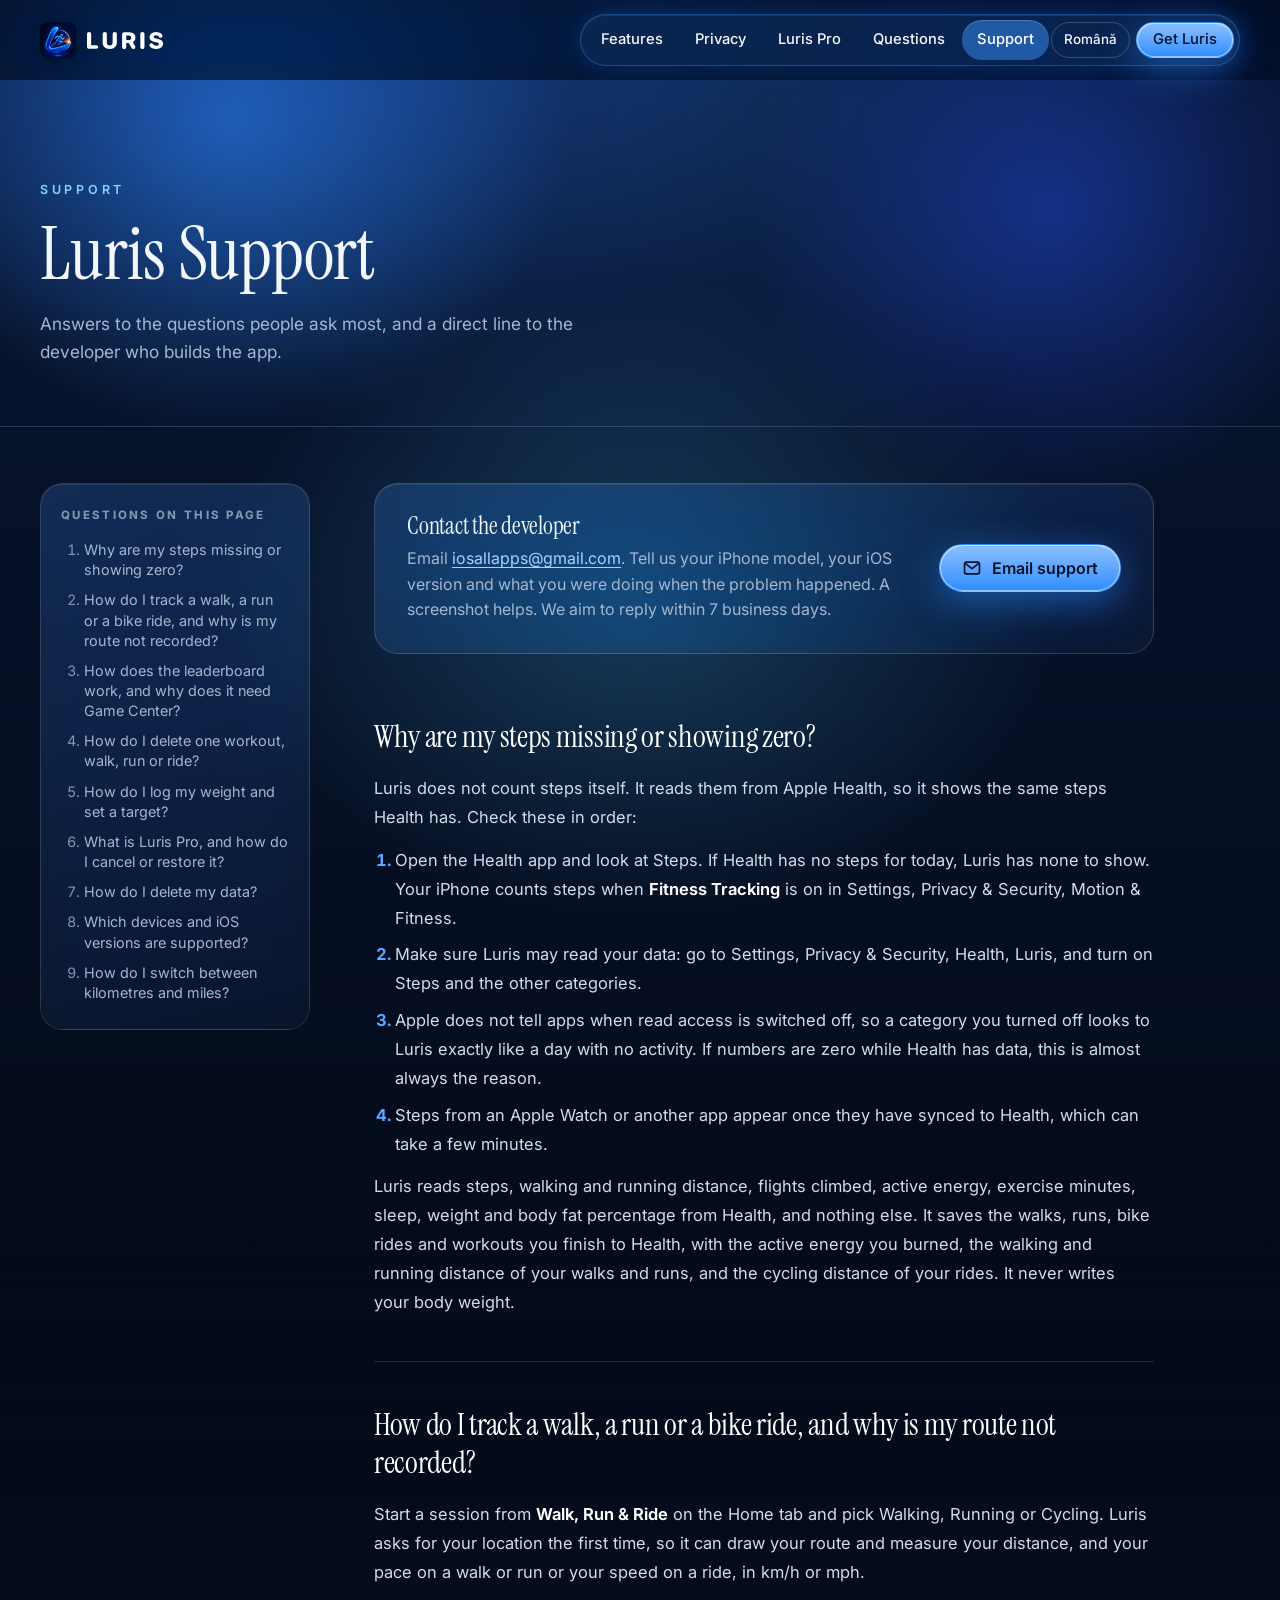
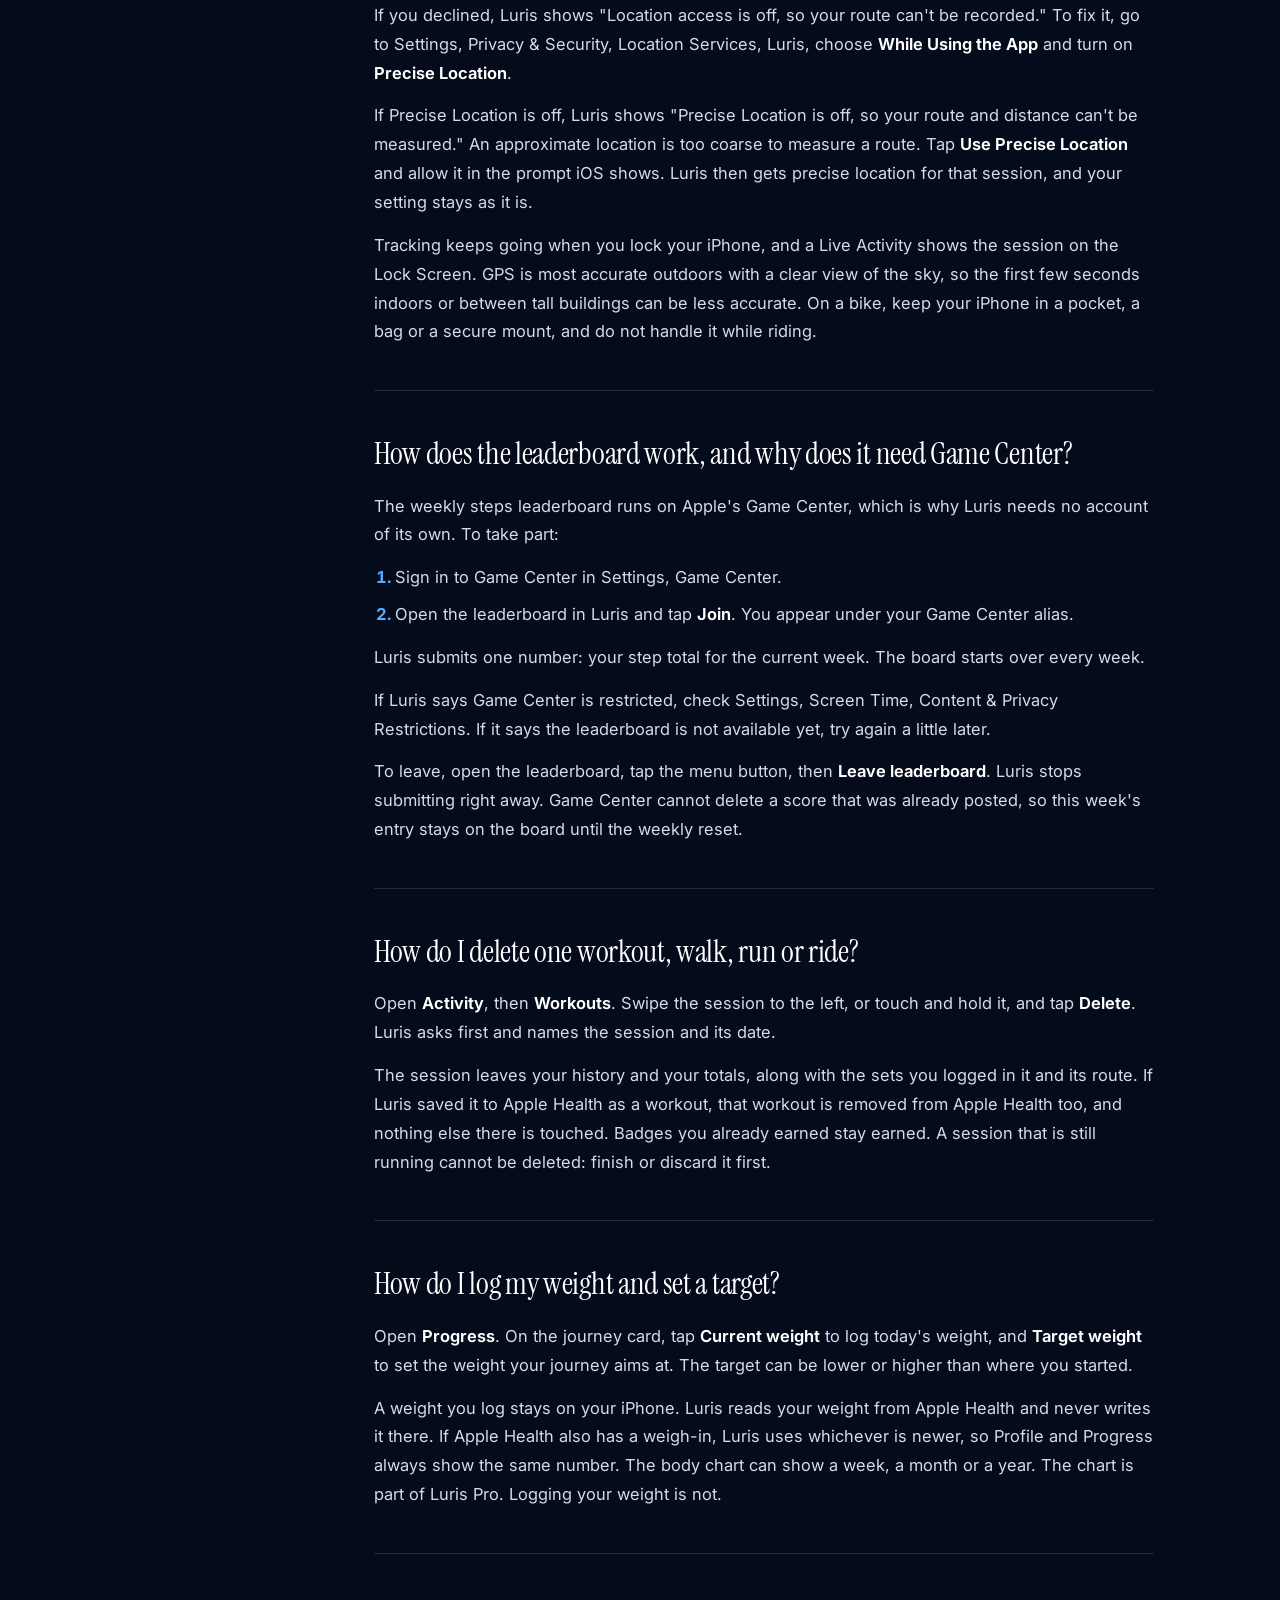
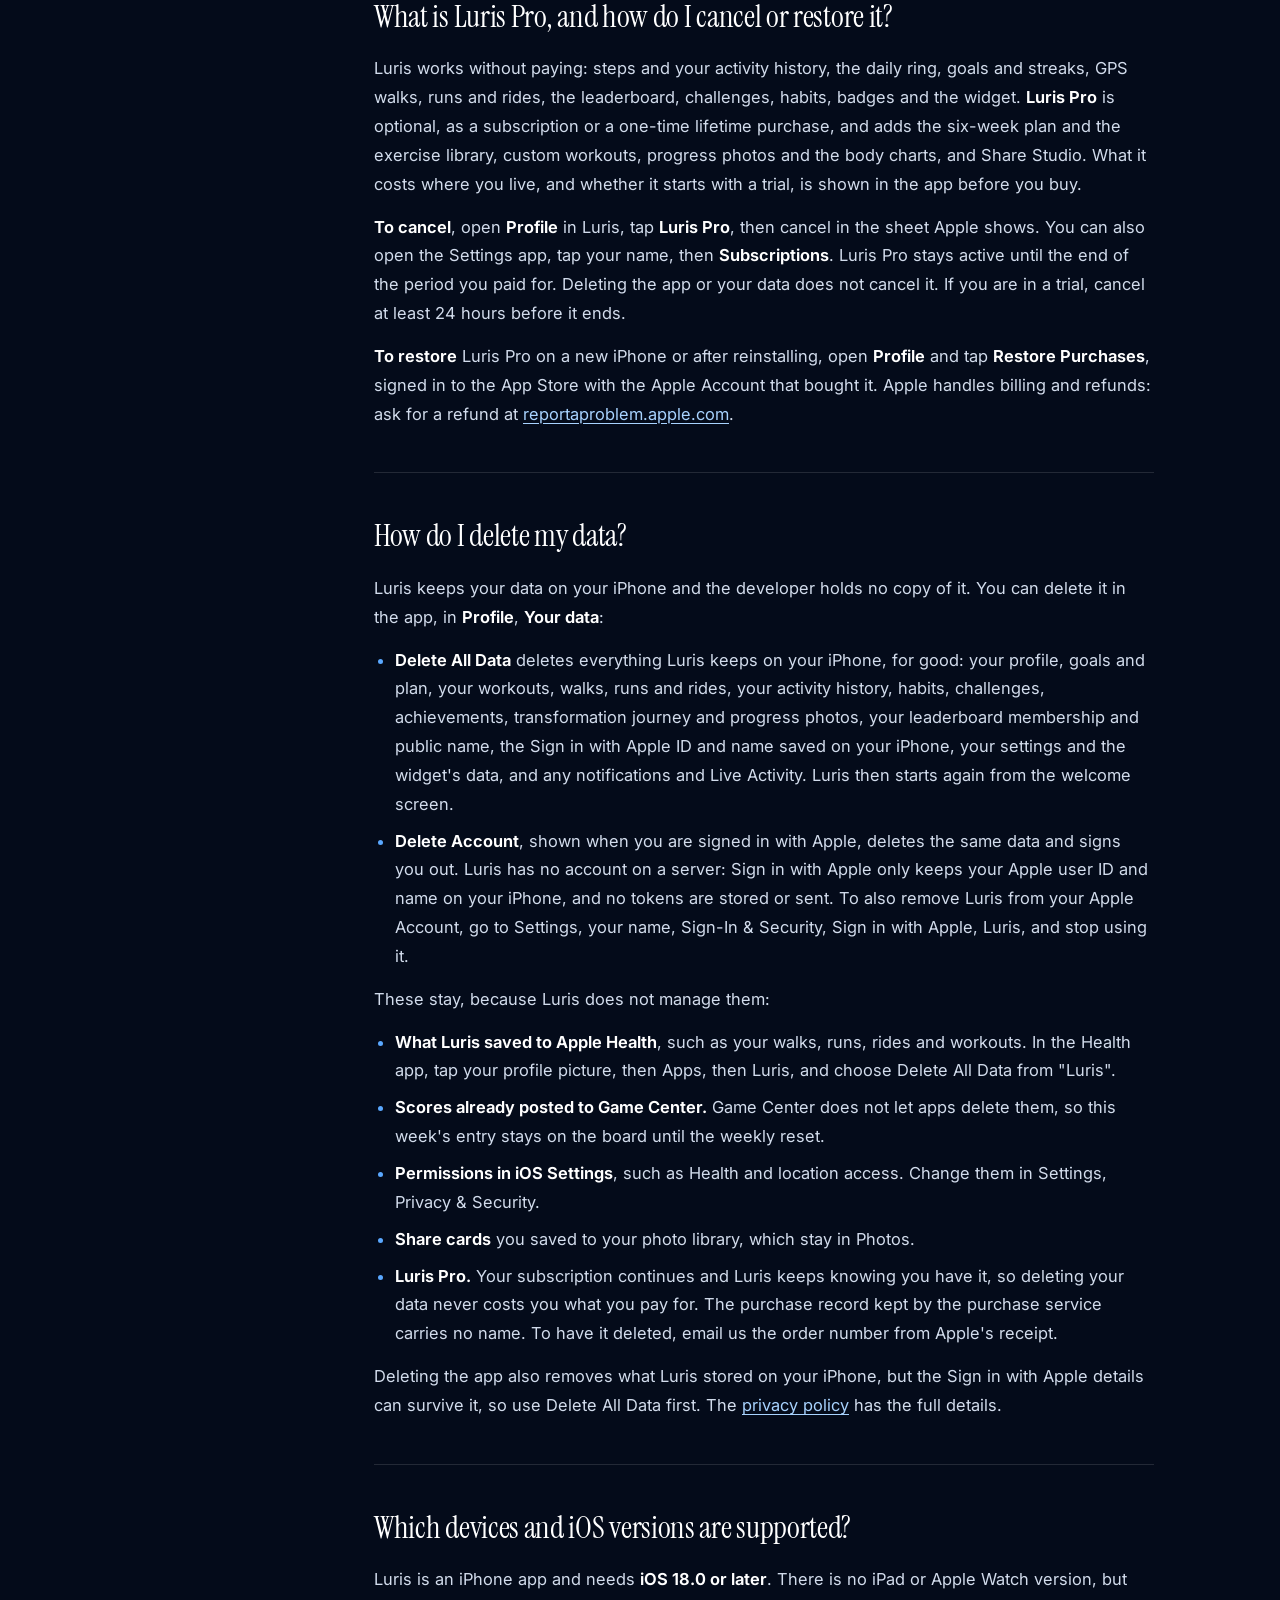
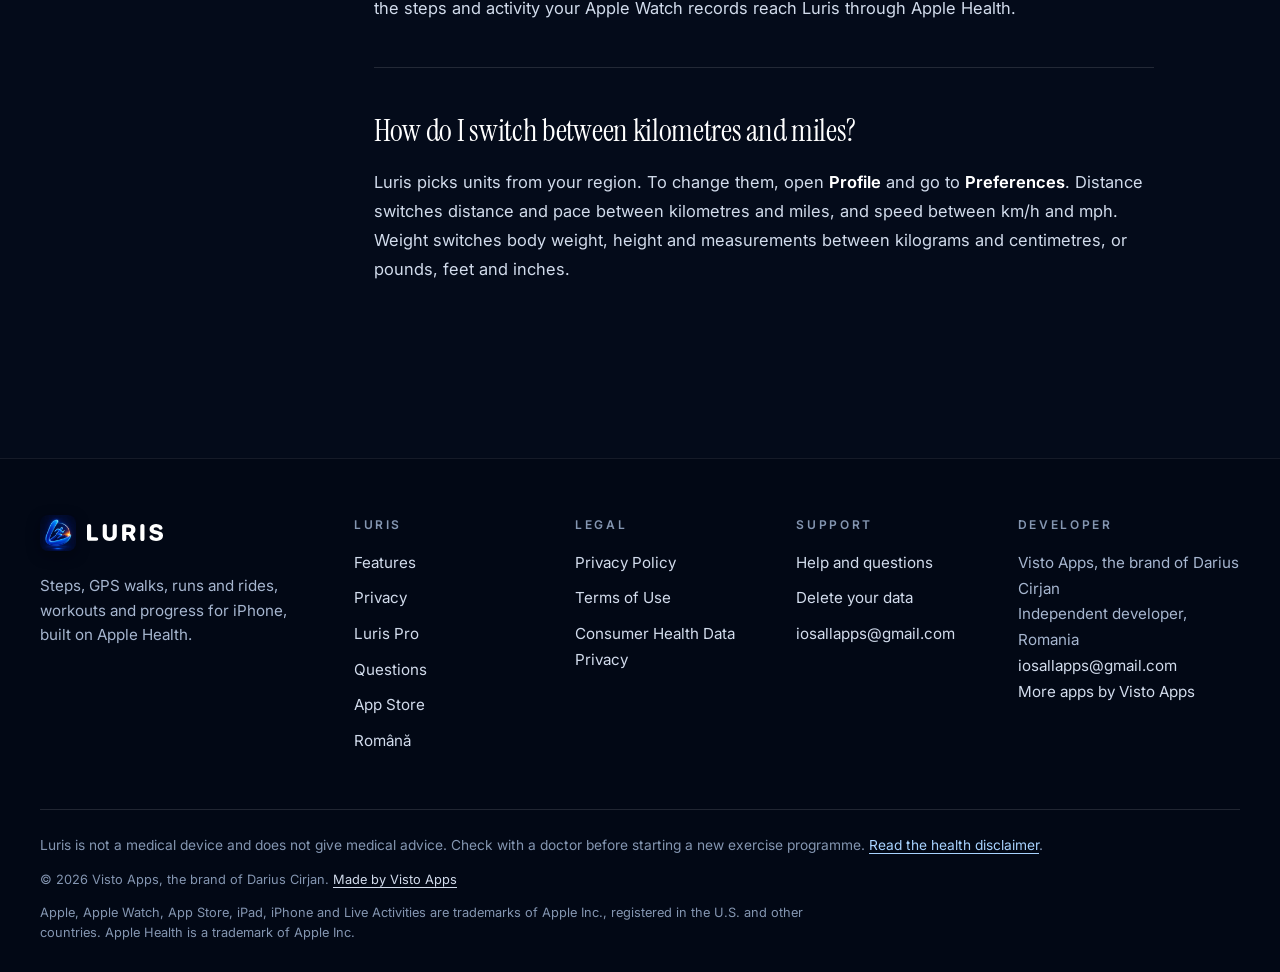
<file: support.html>
<!DOCTYPE html>
<html lang="en">
<head>
    <meta charset="utf-8">
    <!-- build:head -->
    <meta http-equiv="Content-Security-Policy" content="default-src 'none'; img-src 'self' data:; style-src 'self'; font-src 'self'; connect-src 'self'; media-src 'self'; manifest-src 'self'; base-uri 'none'; form-action 'none'; upgrade-insecure-requests">
    <meta name="referrer" content="strict-origin-when-cross-origin">
    <meta name="viewport" content="width=device-width, initial-scale=1, viewport-fit=cover">
    <meta name="color-scheme" content="dark">
    <meta name="theme-color" content="#040b1a">
    <meta name="apple-itunes-app" content="app-id=6813596103">
    <link rel="icon" href="/favicon.ico" sizes="48x48">
    <link rel="icon" type="image/png" sizes="32x32" href="/favicon-32.png">
    <link rel="apple-touch-icon" href="/apple-touch-icon.png">
    <link rel="preload" href="/assets/fonts/inter.woff2" as="font" type="font/woff2" crossorigin>
    <link rel="preload" href="/assets/fonts/instrument-serif.woff2" as="font" type="font/woff2" crossorigin>
    <link rel="stylesheet" href="/styles.css?v=fd846e5a4f">
    <!-- /build:head -->
    <!-- build:meta -->
    <title>Luris Support: Help and Questions</title>
    <meta name="description" content="Help for Luris: contact the developer and get answers on Apple Health, GPS walks, runs and rides, the leaderboard, units and deleting your data.">
    <link rel="canonical" href="https://lurisapp.com/support.html">
    <link rel="alternate" hreflang="en" href="https://lurisapp.com/support.html">
    <link rel="alternate" hreflang="ro" href="https://lurisapp.com/ro/support.html">
    <link rel="alternate" hreflang="x-default" href="https://lurisapp.com/support.html">
    <meta property="og:type" content="website">
    <meta property="og:site_name" content="Luris">
    <meta property="og:locale" content="en_US">
    <meta property="og:locale:alternate" content="ro_RO">
    <meta property="og:url" content="https://lurisapp.com/support.html">
    <meta property="og:title" content="Luris Support: Help and Questions">
    <meta property="og:description" content="Contact the developer and find answers about Apple Health, GPS walks, runs and rides, the leaderboard and your data.">
    <meta property="og:image" content="https://lurisapp.com/og-image.jpg">
    <meta property="og:image:type" content="image/jpeg">
    <meta property="og:image:width" content="1200">
    <meta property="og:image:height" content="630">
    <meta property="og:image:alt" content="Luris on two iPhones, the Home tab with today&#x27;s steps ring and a run drawn on the map, over a runner at dusk, beside the words Everything you need to move more.">
    <meta name="twitter:card" content="summary_large_image">
    <meta name="twitter:title" content="Luris Support: Help and Questions">
    <meta name="twitter:description" content="Contact the developer and find answers about Apple Health, GPS walks, runs and rides, the leaderboard and your data.">
    <meta name="twitter:image" content="https://lurisapp.com/og-image.jpg">
    <meta name="twitter:image:alt" content="Luris on two iPhones, the Home tab with today&#x27;s steps ring and a run drawn on the map, over a runner at dusk, beside the words Everything you need to move more.">
    <!-- /build:meta -->
    <!-- build:jsonld -->
    <script type="application/ld+json">
    {
      "@context": "https://schema.org",
      "@type": "BreadcrumbList",
      "itemListElement": [
        {
          "@type": "ListItem",
          "position": 1,
          "name": "Luris",
          "item": "https://lurisapp.com/"
        },
        {
          "@type": "ListItem",
          "position": 2,
          "name": "Support",
          "item": "https://lurisapp.com/support.html"
        }
      ]
    }
    </script>
    <!-- /build:jsonld -->
</head>
<body>
    <a class="skip-link" href="#main">Skip to content</a>
    <!-- build:sprite -->
    <svg class="sprite" aria-hidden="true" focusable="false">
        <defs>
        <linearGradient id="laurel-gold" x1="0" y1="0" x2="0" y2="1"><stop offset="0" stop-color="#FFE08A"/><stop offset=".55" stop-color="#F5B83D"/><stop offset="1" stop-color="#D98A1C"/></linearGradient>
        <symbol id="wordmark" viewBox="0 0 6679 1493"><path fill="currentColor" d="M183.2 1467.8Q96.4 1467.8 48.2 1417.6Q0 1367.3 0 1276.2V193.9Q0 102 48.2 52.2Q96.4 2.4 183.2 2.4Q270 2.4 318.2 52.2Q366.4 102 366.4 193.9V1171.3H818.8Q891.9 1171.3 936.9 1210.2Q981.9 1249.2 981.9 1319.5Q981.9 1389.9 937.7 1428.8Q893.4 1467.8 818.8 1467.8ZM1998.9 1492.5Q1811.5 1492.5 1671.5 1425.9Q1531.6 1359.3 1454.7 1238.3Q1377.8 1117.3 1377.8 955.7V193.9Q1377.8 102 1425.9 52.2Q1474.1 2.4 1561 2.4Q1647.8 2.4 1696 52.2Q1744.2 102 1744.2 193.9V916.9Q1744.2 1042.5 1810.1 1113.8Q1876.1 1185.2 1998.9 1185.2Q2122 1185.2 2187.8 1113.8Q2253.6 1042.5 2253.6 916.9V193.9Q2253.6 102 2301.8 52.2Q2350 2.4 2436.8 2.4Q2523.7 2.4 2571.8 52.2Q2620 102 2620 193.9V955.7Q2620 1117.3 2543.1 1238.3Q2466.2 1359.3 2326.6 1425.9Q2187.1 1492.5 1998.9 1492.5ZM3267.7 1491.1Q3181.1 1491.1 3132.8 1440.8Q3084.5 1390.5 3084.5 1299.6V216.3Q3084.5 124.4 3132.7 74.6Q3180.9 24.8 3267.7 24.8H3701.9Q3882.2 24.8 4005.5 81.7Q4128.9 138.6 4192.4 245.1Q4255.9 351.5 4255.9 500.6Q4255.9 627.9 4198.8 734.5Q4141.6 841 4030.8 897L4208.5 1197.7Q4232.5 1237.3 4239.9 1264Q4247.4 1290.7 4247.4 1323.3Q4247.4 1396.5 4195.6 1443.8Q4143.9 1491.1 4064.4 1491.1Q4019.8 1491.1 3989.1 1478.4Q3958.4 1465.6 3932.6 1434.3Q3906.7 1402.9 3874.8 1347.5L3661.5 963.2Q3661.5 963.2 3661.5 963.2Q3661.5 963.2 3661.5 963.2H3450.9V1299.6Q3450.9 1390.5 3402.7 1440.8Q3354.6 1491.1 3267.7 1491.1ZM3450.9 711.8H3666.1Q3766.9 711.8 3824 656.6Q3881.2 601.4 3881.2 507.4Q3881.2 415.6 3822.4 358.6Q3763.7 301.7 3664.9 301.7H3450.9ZM4868.5 1490.2Q4781.6 1490.2 4733.5 1440Q4685.3 1389.7 4685.3 1298.6V193.9Q4685.3 102 4733.5 52.2Q4781.6 2.4 4868.5 2.4Q4955.3 2.4 5003.5 52.2Q5051.7 102 5051.7 193.9V1298.6Q5051.7 1389.7 5003.5 1440Q4955.3 1490.2 4868.5 1490.2ZM6072.3 1492.5Q5916.5 1492.5 5801.5 1456.8Q5686.6 1421.1 5613.7 1360.3Q5540.8 1299.6 5510.8 1225.6Q5501.4 1202.9 5496.5 1180Q5491.6 1157.2 5491.6 1134.3Q5491.6 1065.3 5536.3 1023.1Q5580.9 980.9 5650.2 980.9Q5704.1 980.9 5742.8 1002.3Q5781.5 1023.6 5816.7 1077.9Q5841 1122.1 5880.5 1150.9Q5920 1179.6 5970.6 1192.8Q6021.1 1206 6078.5 1206Q6150.5 1206 6203.3 1186.3Q6256.2 1166.7 6285.5 1132.2Q6314.9 1097.7 6314.9 1054.2Q6314.9 993.8 6262.9 959.2Q6210.9 924.7 6082.3 900.1L5933.7 872Q5718.2 831.9 5607.5 726.8Q5496.8 621.6 5496.8 457Q5496.8 318.1 5571 215.5Q5645.1 112.9 5774.3 56.5Q5903.4 0 6070 0Q6207.8 0 6318.6 33.9Q6429.4 67.8 6506.2 132.6Q6582.9 197.4 6617.3 289.3Q6632.3 326.4 6632.3 367.9Q6632.3 431.6 6590.2 470.8Q6548.1 510 6478.4 510.8Q6419.2 510.8 6378.5 487.4Q6337.8 464.1 6305.9 411.7Q6282.5 367 6248.2 339.6Q6213.9 312.2 6170 299.4Q6126.2 286.5 6072.6 286.5Q6006.3 286.5 5959.1 305Q5911.9 323.4 5886.6 356.1Q5861.3 388.7 5861.3 431.4Q5861.3 488.9 5913.6 523Q5965.9 557.2 6083.4 580L6231.9 608.2Q6463.3 651.8 6571.3 750Q6679.4 848.2 6679.4 1018.8Q6679.4 1163.3 6606.9 1269.9Q6534.4 1376.6 6398.5 1434.6Q6262.6 1492.5 6072.3 1492.5Z"/></symbol>
        <symbol id="i-check" viewBox="0 0 24 24"><circle cx="12" cy="12" r="11" fill="currentColor" fill-opacity=".16"/><path fill="none" stroke="currentColor" stroke-width="2.2" stroke-linecap="round" stroke-linejoin="round" d="m7.5 12.4 3 3 6-6.4"/></symbol>
        <symbol id="i-widget" viewBox="0 0 24 24"><g fill="none" stroke="currentColor" stroke-width="2"><rect x="3.5" y="3.5" width="7" height="7" rx="2"/><rect x="13.5" y="3.5" width="7" height="7" rx="2"/><rect x="3.5" y="13.5" width="17" height="7" rx="2"/></g></symbol>
        <symbol id="i-live" viewBox="0 0 24 24"><g fill="none" stroke="currentColor" stroke-width="2" stroke-linecap="round"><rect x="6" y="2.5" width="12" height="19" rx="3.2"/><rect x="9" y="5.3" width="6" height="2.2" rx="1.1" fill="currentColor" stroke="none"/><path d="M9 15.5h6"/></g></symbol>
        <symbol id="i-ruler" viewBox="0 0 24 24"><g fill="none" stroke="currentColor" stroke-width="2" stroke-linecap="round" stroke-linejoin="round"><path d="M3.6 16.2 16.2 3.6a1.4 1.4 0 0 1 2 0l2.2 2.2a1.4 1.4 0 0 1 0 2L7.8 20.4a1.4 1.4 0 0 1-2 0l-2.2-2.2a1.4 1.4 0 0 1 0-2z"/><path d="m7.4 12.4 2 2M10.4 9.4l1.4 1.4M13.4 6.4l2 2"/></g></symbol>
        <symbol id="i-globe" viewBox="0 0 24 24"><g fill="none" stroke="currentColor" stroke-width="2"><circle cx="12" cy="12" r="9"/><path d="M3 12h18M12 3c2.5 2.6 3.8 5.6 3.8 9s-1.3 6.4-3.8 9c-2.5-2.6-3.8-5.6-3.8-9S9.5 5.6 12 3z"/></g></symbol>
        <symbol id="i-watch" viewBox="0 0 24 24"><g fill="none" stroke="currentColor" stroke-width="2" stroke-linejoin="round"><rect x="6" y="6" width="12" height="12" rx="3.4"/><path d="M8.5 6 9.3 2.5h5.4L15.5 6M8.5 18l.8 3.5h5.4l.8-3.5"/></g></symbol>
        <symbol id="i-user" viewBox="0 0 24 24"><g fill="none" stroke="currentColor" stroke-width="2" stroke-linecap="round"><circle cx="12" cy="8" r="4"/><path d="M4.5 20.5a7.5 7.5 0 0 1 15 0"/></g></symbol>
        <symbol id="i-phone" viewBox="0 0 24 24"><g fill="none" stroke="currentColor" stroke-width="2" stroke-linecap="round" stroke-linejoin="round"><rect x="6" y="2.5" width="12" height="19" rx="3"/><path d="M10.2 12.2h3.6v3.3h-3.6zM10.9 12.2v-1.1a1.1 1.1 0 0 1 2.2 0v1.1"/></g></symbol>
        <symbol id="i-out" viewBox="0 0 24 24"><g fill="none" stroke="currentColor" stroke-width="2" stroke-linecap="round" stroke-linejoin="round"><path d="M14 4h6v6M20 4l-8.5 8.5"/><path d="M18 14v4.5a1.5 1.5 0 0 1-1.5 1.5h-11A1.5 1.5 0 0 1 4 18.5v-11A1.5 1.5 0 0 1 5.5 6H10"/></g></symbol>
        <symbol id="i-clock" viewBox="0 0 24 24"><g fill="none" stroke="currentColor" stroke-width="2" stroke-linecap="round"><circle cx="12" cy="12" r="9"/><path d="M12 7v5l3.2 2"/></g></symbol>
        <symbol id="i-mail" viewBox="0 0 24 24"><g fill="none" stroke="currentColor" stroke-width="2" stroke-linejoin="round"><rect x="3" y="5" width="18" height="14" rx="2.5"/><path d="m3.8 6.5 8.2 6.3 8.2-6.3"/></g></symbol>
        <symbol id="i-heart" viewBox="0 0 24 24"><path fill="currentColor" d="M12 20.6s-7.9-4.7-9.4-9.7C1.5 7.3 3.8 4 7.2 4c2 0 3.6 1.1 4.8 2.8C13.2 5.1 14.8 4 16.8 4c3.4 0 5.7 3.3 4.6 6.9-1.5 5-9.4 9.7-9.4 9.7z"/></symbol>
        <symbol id="i-route" viewBox="0 0 24 24"><g fill="none" stroke="currentColor" stroke-width="2" stroke-linecap="round" stroke-linejoin="round"><circle cx="6" cy="18" r="2.4"/><circle cx="18" cy="6" r="2.4"/><path d="M8.4 18H15a3 3 0 0 0 0-6H9a3 3 0 0 1 0-6h6.6"/></g></symbol>
        <symbol id="i-lock" viewBox="0 0 24 24"><g fill="none" stroke="currentColor" stroke-width="2" stroke-linecap="round" stroke-linejoin="round"><rect x="4.5" y="10.5" width="15" height="10.5" rx="2.6"/><path d="M8 10.5V7.8a4 4 0 0 1 8 0v2.7"/></g></symbol>
        <symbol id="i-trash" viewBox="0 0 24 24"><g fill="none" stroke="currentColor" stroke-width="2" stroke-linecap="round" stroke-linejoin="round"><path d="M4 6.5h16M9.5 6.5V4.8c0-.7.5-1.3 1.3-1.3h2.4c.8 0 1.3.6 1.3 1.3v1.7M6.2 6.5l.9 12.6c.1 1 .9 1.9 2 1.9h5.8c1.1 0 1.9-.8 2-1.9l.9-12.6M10 10.5v6.5M14 10.5v6.5"/></g></symbol>
        <symbol id="i-shield" viewBox="0 0 24 24"><g fill="none" stroke="currentColor" stroke-width="2" stroke-linecap="round" stroke-linejoin="round"><path d="M12 2.8 4.5 5.6v5.8c0 4.8 3.2 8.4 7.5 9.8 4.3-1.4 7.5-5 7.5-9.8V5.6z"/><path d="m8.8 12 2.3 2.3 4.2-4.6"/></g></symbol>
        <symbol id="i-ad" viewBox="0 0 24 24"><g fill="none" stroke="currentColor" stroke-width="2" stroke-linecap="round" stroke-linejoin="round"><rect x="2.5" y="5" width="19" height="14" rx="3"/><path d="m6.5 15.5 2.4-7 2.4 7M7.3 13.3h3.2M14 8.5v7h1.6a3.5 3.5 0 0 0 0-7z"/></g></symbol>
        <symbol id="i-chart" viewBox="0 0 24 24"><g fill="none" stroke="currentColor" stroke-width="2" stroke-linecap="round" stroke-linejoin="round"><path d="M3.5 20.5h17"/><path d="m4.5 15.5 5-5 3.5 3.5 6.5-7"/><path d="M15.5 7h4v4"/></g></symbol>
        <symbol id="i-card" viewBox="0 0 24 24"><g fill="none" stroke="currentColor" stroke-width="2" stroke-linecap="round" stroke-linejoin="round"><rect x="5" y="2.5" width="14" height="19" rx="2.6"/><path d="m5 16 4.2-4.2a1.6 1.6 0 0 1 2.3 0L19 19"/><circle cx="14.5" cy="8" r="1.8"/></g></symbol>
        <symbol id="i-spark" viewBox="0 0 24 24"><path fill="currentColor" d="M12 2.5c.5 4.6 2.9 7 7.5 7.5v.1c-4.6.5-7 2.9-7.5 7.5h-.1c-.5-4.6-2.9-7-7.4-7.5v-.1c4.5-.5 6.9-2.9 7.4-7.5zM19 15.5c.2 1.9 1.1 2.8 3 3-1.9.2-2.8 1.1-3 3-.2-1.9-1.1-2.8-3-3 1.9-.2 2.8-1.1 3-3z"/></symbol>
        <symbol id="i-card-user" viewBox="0 0 24 24"><g fill="none" stroke="currentColor" stroke-width="2" stroke-linecap="round" stroke-linejoin="round"><rect x="2.5" y="4.5" width="19" height="15" rx="3"/><circle cx="12" cy="10.5" r="2.8"/><path d="M7 17.5a5.6 5.6 0 0 1 10 0"/></g></symbol>
        <symbol id="i-trophy" viewBox="0 0 24 24"><g fill="none" stroke="currentColor" stroke-width="2" stroke-linecap="round" stroke-linejoin="round"><path d="M7.5 3.5h9v6a4.5 4.5 0 0 1-9 0z"/><path d="M7.5 5.5H4.5v1.5a3 3 0 0 0 3 3M16.5 5.5h3v1.5a3 3 0 0 1-3 3"/><path d="M12 14v3.5M8.5 20.5h7M9.5 17.5h5"/></g></symbol>
        <symbol id="i-plus" viewBox="0 0 24 24"><path fill="none" stroke="currentColor" stroke-width="2" stroke-linecap="round" d="M12 5v14M5 12h14"/></symbol>
        <symbol id="i-arrow" viewBox="0 0 24 24"><path fill="none" stroke="currentColor" stroke-width="2" stroke-linecap="round" stroke-linejoin="round" d="M5 12h14m-5.5-5.5L19 12l-5.5 5.5"/></symbol>
        <symbol id="i-dumbbell" viewBox="0 0 24 24"><g fill="none" stroke="currentColor" stroke-width="2" stroke-linecap="round" stroke-linejoin="round"><path d="M8 12h8M3.5 9.5v5M20.5 9.5v5"/><rect x="5.5" y="7" width="3" height="10" rx="1.2"/><rect x="15.5" y="7" width="3" height="10" rx="1.2"/></g></symbol>
        <symbol id="laurel" viewBox="0 0 64 96"><g fill="url(#laurel-gold)"><path d="M40.5 86.0A40 40 0 0 1 33.4 18.5" fill="none" stroke="url(#laurel-gold)" stroke-width="2.4" stroke-linecap="round"/><path d="M0 0C4-3.8 4.2-11.2 0-16.5C-4.2-11.2-4-3.8 0 0Z" transform="translate(36.8 83.9) rotate(268.0) scale(1.20)"/><path d="M0 0C4-3.8 4.2-11.2 0-16.5C-4.2-11.2-4-3.8 0 0Z" transform="translate(36.8 83.9) rotate(342.0) scale(1.20)"/><path d="M0 0C4-3.8 4.2-11.2 0-16.5C-4.2-11.2-4-3.8 0 0Z" transform="translate(27.0 75.3) rotate(286.8) scale(1.12)"/><path d="M0 0C4-3.8 4.2-11.2 0-16.5C-4.2-11.2-4-3.8 0 0Z" transform="translate(27.0 75.3) rotate(360.8) scale(1.12)"/><path d="M0 0C4-3.8 4.2-11.2 0-16.5C-4.2-11.2-4-3.8 0 0Z" transform="translate(20.5 63.9) rotate(305.6) scale(1.04)"/><path d="M0 0C4-3.8 4.2-11.2 0-16.5C-4.2-11.2-4-3.8 0 0Z" transform="translate(20.5 63.9) rotate(379.6) scale(1.04)"/><path d="M0 0C4-3.8 4.2-11.2 0-16.5C-4.2-11.2-4-3.8 0 0Z" transform="translate(18.0 51.1) rotate(324.4) scale(0.96)"/><path d="M0 0C4-3.8 4.2-11.2 0-16.5C-4.2-11.2-4-3.8 0 0Z" transform="translate(18.0 51.1) rotate(398.4) scale(0.96)"/><path d="M0 0C4-3.8 4.2-11.2 0-16.5C-4.2-11.2-4-3.8 0 0Z" transform="translate(19.8 38.2) rotate(343.2) scale(0.88)"/><path d="M0 0C4-3.8 4.2-11.2 0-16.5C-4.2-11.2-4-3.8 0 0Z" transform="translate(19.8 38.2) rotate(417.2) scale(0.88)"/><path d="M0 0C4-3.8 4.2-11.2 0-16.5C-4.2-11.2-4-3.8 0 0Z" transform="translate(25.6 26.5) rotate(362.0) scale(0.80)"/><path d="M0 0C4-3.8 4.2-11.2 0-16.5C-4.2-11.2-4-3.8 0 0Z" transform="translate(25.6 26.5) rotate(436.0) scale(0.80)"/><path d="M0 0C4-3.8 4.2-11.2 0-16.5C-4.2-11.2-4-3.8 0 0Z" transform="translate(33.4 18.5) rotate(-6) scale(.78)"/></g></symbol>
        </defs>
    </svg>
    <!-- /build:sprite -->
    <!-- build:header -->
    <header class="site-header">
        <div class="container bar">
            <a class="brand" href="/" aria-label="Luris home"><img src="/img/app-icon-128.webp" width="36" height="36" alt=""><svg class="wordmark" viewBox="0 0 6679 1493" aria-hidden="true" focusable="false"><use href="#wordmark"/></svg></a>
            <nav class="nav" aria-label="Primary">
                <a class="nav-wide" href="/#features">Features</a>
                <a class="nav-wide" href="/#privacy">Privacy</a>
                <a class="nav-wide" href="/#pro">Luris Pro</a>
                <a class="nav-wide" href="/#questions">Questions</a>
                <a href="/support.html" aria-current="page">Support</a>
                <a class="lang-switch" href="/ro/support.html" hreflang="ro" lang="ro">Română</a>
                <a class="btn btn-primary btn-small" href="https://apps.apple.com/app/id6813596103?ct=web-support&amp;mt=8" aria-label="Get Luris on the App Store">Get Luris</a>
            </nav>
        </div>
    </header>
    <!-- /build:header -->

    <main id="main" class="legal-main support-main">
        <header class="page-hero">
            <div class="container">
                <p class="eyebrow">Support</p>
                <h1>Luris Support</h1>
                <p class="lede">Answers to the questions people ask most, and a direct line to the developer who builds the app.</p>
            </div>
        </header>
        <div class="container legal-layout">
        <aside class="toc-rail">
        <nav class="faq-index toc glass" aria-labelledby="faq-index-title">
            <h2 id="faq-index-title">Questions on this page</h2>
            <ol>
                <li><a href="#steps">Why are my steps missing or showing zero?</a></li>
                <li><a href="#location">How do I track a walk, a run or a bike ride, and why is my route not recorded?</a></li>
                <li><a href="#leaderboard">How does the leaderboard work, and why does it need Game Center?</a></li>
                <li><a href="#session">How do I delete one workout, walk, run or ride?</a></li>
                <li><a href="#weight">How do I log my weight and set a target?</a></li>
                <li><a href="#pro">What is Luris Pro, and how do I cancel or restore it?</a></li>
                <li><a href="#delete">How do I delete my data?</a></li>
                <li><a href="#devices">Which devices and iOS versions are supported?</a></li>
                <li><a href="#units">How do I switch between kilometres and miles?</a></li>
            </ol>
        </nav>
        </aside>
        <div class="support-body">
        <section class="contact-card glass" aria-labelledby="contact-title">
            <div>
                <h2 id="contact-title">Contact the developer</h2>
                <p>Email <a class="mail" href="mailto:iosallapps@gmail.com?subject=Luris%20support">iosallapps@gmail.com</a>. Tell us your iPhone model, your iOS version and what you were doing when the problem happened. A screenshot helps. We aim to reply within 7 business days.</p>
            </div>
            <a class="btn btn-primary" href="mailto:iosallapps@gmail.com?subject=Luris%20support"><svg aria-hidden="true" focusable="false"><use href="#i-mail"/></svg>Email support</a>
        </section>

        <div class="faq">
            <section class="faq-item" id="steps" aria-labelledby="steps-title">
                <h2 id="steps-title">Why are my steps missing or showing zero?</h2>
                <p>Luris does not count steps itself. It reads them from Apple Health, so it shows the same steps Health has. Check these in order:</p>
                <ol>
                    <li>Open the Health app and look at Steps. If Health has no steps for today, Luris has none to show. Your iPhone counts steps when <strong>Fitness Tracking</strong> is on in Settings, Privacy &amp; Security, Motion &amp; Fitness.</li>
                    <li>Make sure Luris may read your data: go to Settings, Privacy &amp; Security, Health, Luris, and turn on Steps and the other categories.</li>
                    <li>Apple does not tell apps when read access is switched off, so a category you turned off looks to Luris exactly like a day with no activity. If numbers are zero while Health has data, this is almost always the reason.</li>
                    <li>Steps from an Apple Watch or another app appear once they have synced to Health, which can take a few minutes.</li>
                </ol>
                <p>Luris reads steps, walking and running distance, flights climbed, active energy, exercise minutes, sleep, weight and body fat percentage from Health, and nothing else. It saves the walks, runs, bike rides and workouts you finish to Health, with the active energy you burned, the walking and running distance of your walks and runs, and the cycling distance of your rides. It never writes your body weight.</p>
            </section>

            <section class="faq-item" id="location" aria-labelledby="location-title">
                <h2 id="location-title">How do I track a walk, a run or a bike ride, and why is my route not recorded?</h2>
                <p>Start a session from <strong>Walk, Run &amp; Ride</strong> on the Home tab and pick Walking, Running or Cycling. Luris asks for your location the first time, so it can draw your route and measure your distance, and your pace on a walk or run or your speed on a ride, in km/h or mph.</p>
                <p>If you declined, Luris shows "Location access is off, so your route can't be recorded." To fix it, go to Settings, Privacy &amp; Security, Location Services, Luris, choose <strong>While Using the App</strong> and turn on <strong>Precise Location</strong>.</p>
                <p>If Precise Location is off, Luris shows "Precise Location is off, so your route and distance can't be measured." An approximate location is too coarse to measure a route. Tap <strong>Use Precise Location</strong> and allow it in the prompt iOS shows. Luris then gets precise location for that session, and your setting stays as it is.</p>
                <p>Tracking keeps going when you lock your iPhone, and a Live Activity shows the session on the Lock Screen. GPS is most accurate outdoors with a clear view of the sky, so the first few seconds indoors or between tall buildings can be less accurate. On a bike, keep your iPhone in a pocket, a bag or a secure mount, and do not handle it while riding.</p>
            </section>

            <section class="faq-item" id="leaderboard" aria-labelledby="leaderboard-title">
                <h2 id="leaderboard-title">How does the leaderboard work, and why does it need Game Center?</h2>
                <p>The weekly steps leaderboard runs on Apple's Game Center, which is why Luris needs no account of its own. To take part:</p>
                <ol>
                    <li>Sign in to Game Center in Settings, Game Center.</li>
                    <li>Open the leaderboard in Luris and tap <strong>Join</strong>. You appear under your Game Center alias.</li>
                </ol>
                <p>Luris submits one number: your step total for the current week. The board starts over every week.</p>
                <p>If Luris says Game Center is restricted, check Settings, Screen Time, Content &amp; Privacy Restrictions. If it says the leaderboard is not available yet, try again a little later.</p>
                <p>To leave, open the leaderboard, tap the menu button, then <strong>Leave leaderboard</strong>. Luris stops submitting right away. Game Center cannot delete a score that was already posted, so this week's entry stays on the board until the weekly reset.</p>
            </section>

            <section class="faq-item" id="session" aria-labelledby="session-title">
                <h2 id="session-title">How do I delete one workout, walk, run or ride?</h2>
                <p>Open <strong>Activity</strong>, then <strong>Workouts</strong>. Swipe the session to the left, or touch and hold it, and tap <strong>Delete</strong>. Luris asks first and names the session and its date.</p>
                <p>The session leaves your history and your totals, along with the sets you logged in it and its route. If Luris saved it to Apple Health as a workout, that workout is removed from Apple Health too, and nothing else there is touched. Badges you already earned stay earned. A session that is still running cannot be deleted: finish or discard it first.</p>
            </section>

            <section class="faq-item" id="weight" aria-labelledby="weight-title">
                <h2 id="weight-title">How do I log my weight and set a target?</h2>
                <p>Open <strong>Progress</strong>. On the journey card, tap <strong>Current weight</strong> to log today's weight, and <strong>Target weight</strong> to set the weight your journey aims at. The target can be lower or higher than where you started.</p>
                <p>A weight you log stays on your iPhone. Luris reads your weight from Apple Health and never writes it there. If Apple Health also has a weigh-in, Luris uses whichever is newer, so Profile and Progress always show the same number. The body chart can show a week, a month or a year. The chart is part of Luris Pro. Logging your weight is not.</p>
            </section>

            <section class="faq-item" id="pro" aria-labelledby="pro-title">
                <h2 id="pro-title">What is Luris Pro, and how do I cancel or restore it?</h2>
                <p>Luris works without paying: steps and your activity history, the daily ring, goals and streaks, GPS walks, runs and rides, the leaderboard, challenges, habits, badges and the widget. <strong>Luris Pro</strong> is optional, as a subscription or a one-time lifetime purchase, and adds the six-week plan and the exercise library, custom workouts, progress photos and the body charts, and Share Studio. What it costs where you live, and whether it starts with a trial, is shown in the app before you buy.</p>
                <p><strong>To cancel</strong>, open <strong>Profile</strong> in Luris, tap <strong>Luris Pro</strong>, then cancel in the sheet Apple shows. You can also open the Settings app, tap your name, then <strong>Subscriptions</strong>. Luris Pro stays active until the end of the period you paid for. Deleting the app or your data does not cancel it. If you are in a trial, cancel at least 24 hours before it ends.</p>
                <p><strong>To restore</strong> Luris Pro on a new iPhone or after reinstalling, open <strong>Profile</strong> and tap <strong>Restore Purchases</strong>, signed in to the App Store with the Apple Account that bought it. Apple handles billing and refunds: ask for a refund at <a href="https://reportaproblem.apple.com/">reportaproblem.apple.com</a>.</p>
            </section>

            <section class="faq-item" id="delete" aria-labelledby="delete-title">
                <h2 id="delete-title">How do I delete my data?</h2>
                <p>Luris keeps your data on your iPhone and the developer holds no copy of it. You can delete it in the app, in <strong>Profile</strong>, <strong>Your data</strong>:</p>
                <ul>
                    <li><strong>Delete All Data</strong> deletes everything Luris keeps on your iPhone, for good: your profile, goals and plan, your workouts, walks, runs and rides, your activity history, habits, challenges, achievements, transformation journey and progress photos, your leaderboard membership and public name, the Sign in with Apple ID and name saved on your iPhone, your settings and the widget's data, and any notifications and Live Activity. Luris then starts again from the welcome screen.</li>
                    <li><strong>Delete Account</strong>, shown when you are signed in with Apple, deletes the same data and signs you out. Luris has no account on a server: Sign in with Apple only keeps your Apple user ID and name on your iPhone, and no tokens are stored or sent. To also remove Luris from your Apple Account, go to Settings, your name, Sign-In &amp; Security, Sign in with Apple, Luris, and stop using it.</li>
                </ul>
                <p>These stay, because Luris does not manage them:</p>
                <ul>
                    <li><strong>What Luris saved to Apple Health</strong>, such as your walks, runs, rides and workouts. In the Health app, tap your profile picture, then Apps, then Luris, and choose Delete All Data from "Luris".</li>
                    <li><strong>Scores already posted to Game Center.</strong> Game Center does not let apps delete them, so this week's entry stays on the board until the weekly reset.</li>
                    <li><strong>Permissions in iOS Settings</strong>, such as Health and location access. Change them in Settings, Privacy &amp; Security.</li>
                    <li><strong>Share cards</strong> you saved to your photo library, which stay in Photos.</li>
                    <li><strong>Luris Pro.</strong> Your subscription continues and Luris keeps knowing you have it, so deleting your data never costs you what you pay for. The purchase record kept by the purchase service carries no name. To have it deleted, email us the order number from Apple's receipt.</li>
                </ul>
                <p>Deleting the app also removes what Luris stored on your iPhone, but the Sign in with Apple details can survive it, so use Delete All Data first. The <a href="/privacy.html#local">privacy policy</a> has the full details.</p>
            </section>

            <section class="faq-item" id="devices" aria-labelledby="devices-title">
                <h2 id="devices-title">Which devices and iOS versions are supported?</h2>
                <p>Luris is an iPhone app and needs <strong>iOS 18.0 or later</strong>. There is no iPad or Apple Watch version, but the steps and activity your Apple Watch records reach Luris through Apple Health.</p>
            </section>

            <section class="faq-item" id="units" aria-labelledby="units-title">
                <h2 id="units-title">How do I switch between kilometres and miles?</h2>
                <p>Luris picks units from your region. To change them, open <strong>Profile</strong> and go to <strong>Preferences</strong>. Distance switches distance and pace between kilometres and miles, and speed between km/h and mph. Weight switches body weight, height and measurements between kilograms and centimetres, or pounds, feet and inches.</p>
            </section>
        </div>
        </div>
        </div>
    </main>

    <!-- build:footer -->
    <footer class="site-footer">
        <div class="container">
            <div class="footer-grid">
                <div class="footer-brand">
                    <a class="brand" href="/" aria-label="Luris home"><img src="/img/app-icon-128.webp" width="36" height="36" alt=""><svg class="wordmark" viewBox="0 0 6679 1493" aria-hidden="true" focusable="false"><use href="#wordmark"/></svg></a>
                    <p>Steps, GPS walks, runs and rides, workouts and progress for iPhone, built on Apple Health.</p>
                </div>
                <nav class="footer-col" aria-labelledby="footer-luris">
                    <h2 id="footer-luris">Luris</h2>
                    <ul>
                        <li><a href="/#features">Features</a></li>
                        <li><a href="/#privacy">Privacy</a></li>
                        <li><a href="/#pro">Luris Pro</a></li>
                        <li><a href="/#questions">Questions</a></li>
                        <li><a href="https://apps.apple.com/app/id6813596103?ct=web-support&amp;mt=8">App Store</a></li>
                        <li><a href="/ro/support.html" hreflang="ro" lang="ro">Română</a></li>
                    </ul>
                </nav>
                <nav class="footer-col" aria-labelledby="footer-legal">
                    <h2 id="footer-legal">Legal</h2>
                    <ul>
                        <li><a href="/privacy.html">Privacy Policy</a></li>
                        <li><a href="/terms.html">Terms of Use</a></li>
                        <li><a href="/privacy.html#consumer-health-data">Consumer Health Data Privacy</a></li>
                    </ul>
                </nav>
                <nav class="footer-col" aria-labelledby="footer-support">
                    <h2 id="footer-support">Support</h2>
                    <ul>
                        <li><a href="/support.html">Help and questions</a></li>
                        <li><a href="/support.html#delete">Delete your data</a></li>
                        <li><a href="mailto:iosallapps@gmail.com">iosallapps@gmail.com</a></li>
                    </ul>
                </nav>
                <section class="footer-col footer-dev" aria-labelledby="footer-dev">
                    <h2 id="footer-dev">Developer</h2>
                    <p>Visto Apps, the brand of Darius Cirjan<br>Independent developer, Romania<br><a href="mailto:iosallapps@gmail.com">iosallapps@gmail.com</a><br><a href="https://vistoapps.com/apps.html" rel="noopener">More apps by Visto Apps</a></p>
                </section>
            </div>
            <p class="footer-health">Luris is not a medical device and does not give medical advice. Check with a doctor before starting a new exercise programme. <a href="/terms.html#accuracy">Read the health disclaimer</a>.</p>
            <div class="footer-bottom">
                <span>&copy; 2026 Visto Apps, the brand of Darius Cirjan. <a href="https://vistoapps.com" rel="noopener">Made by Visto Apps</a></span>
                <span class="trademarks">Apple, Apple Watch, App Store, iPad, iPhone and Live Activities are trademarks of Apple Inc., registered in the U.S. and other countries. Apple Health is a trademark of Apple Inc.</span>
            </div>
        </div>
    </footer>
    <!-- /build:footer -->
</body>
</html>
</file>
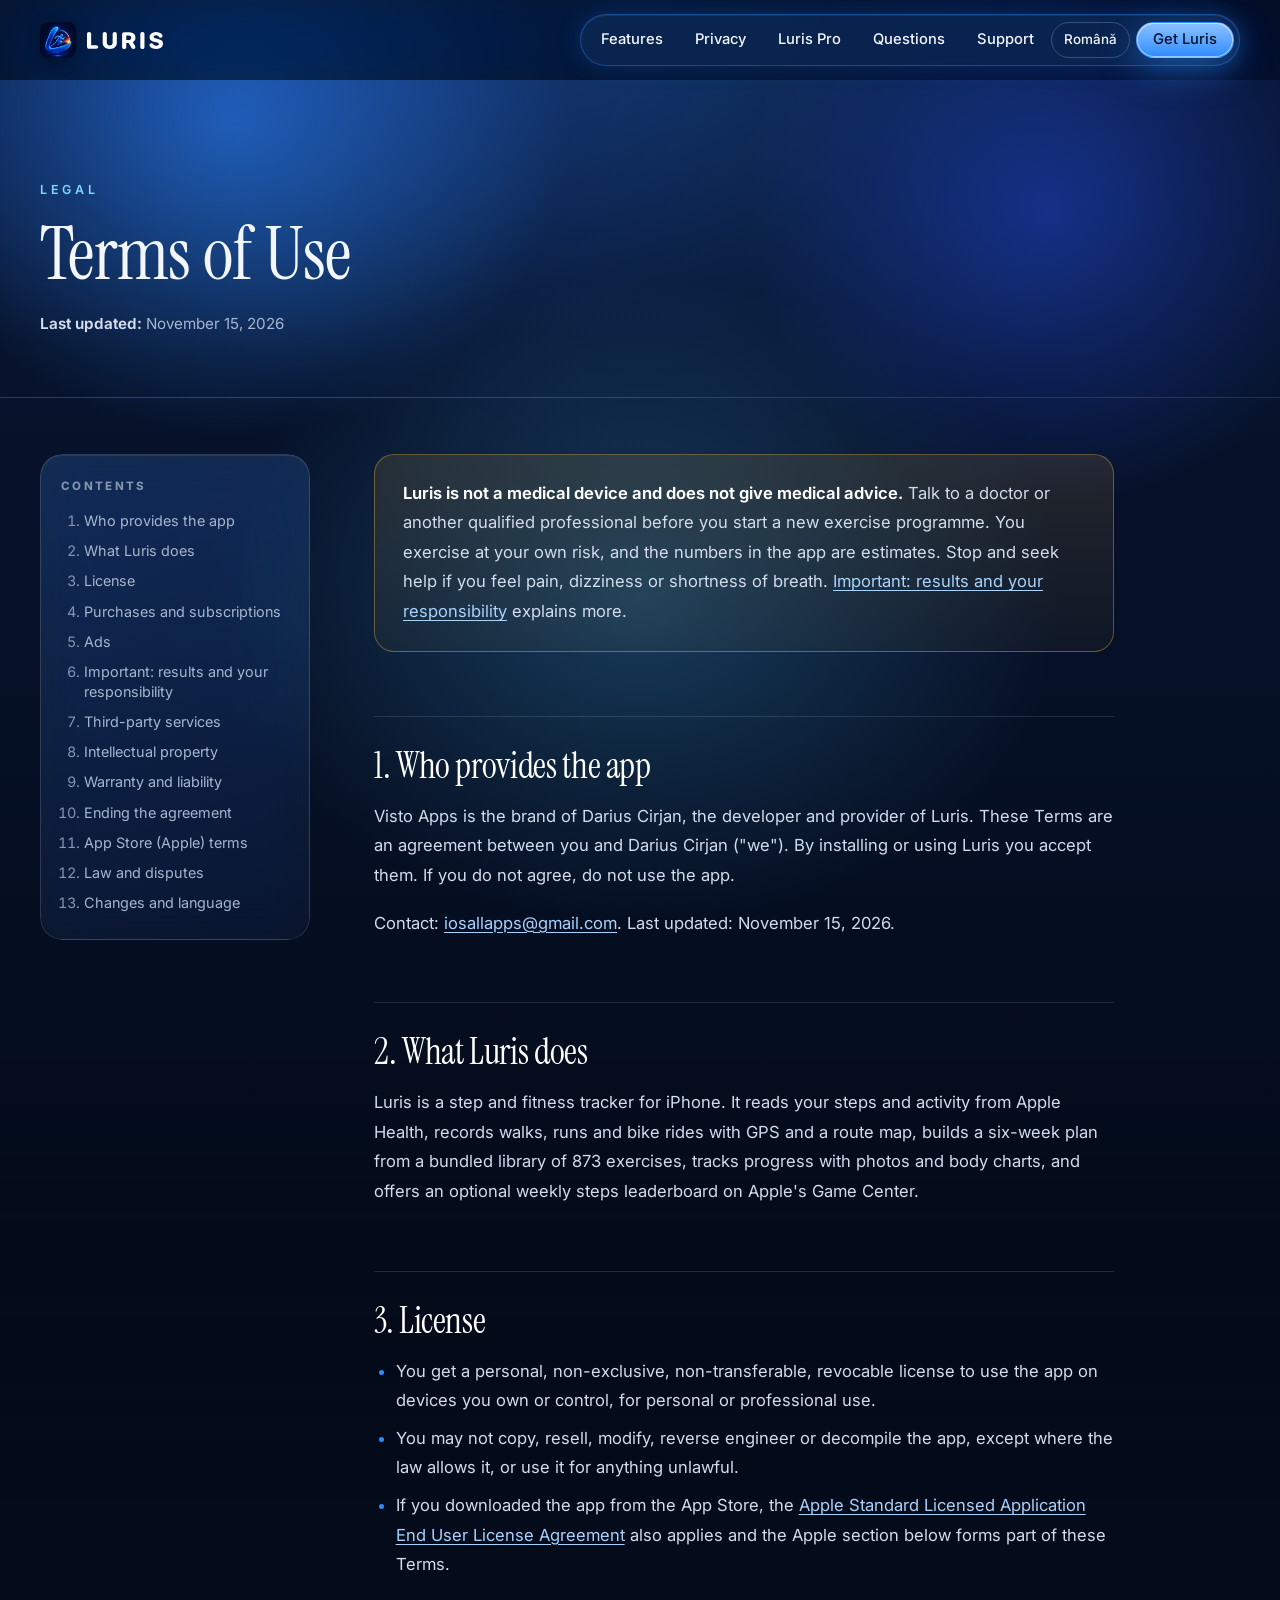
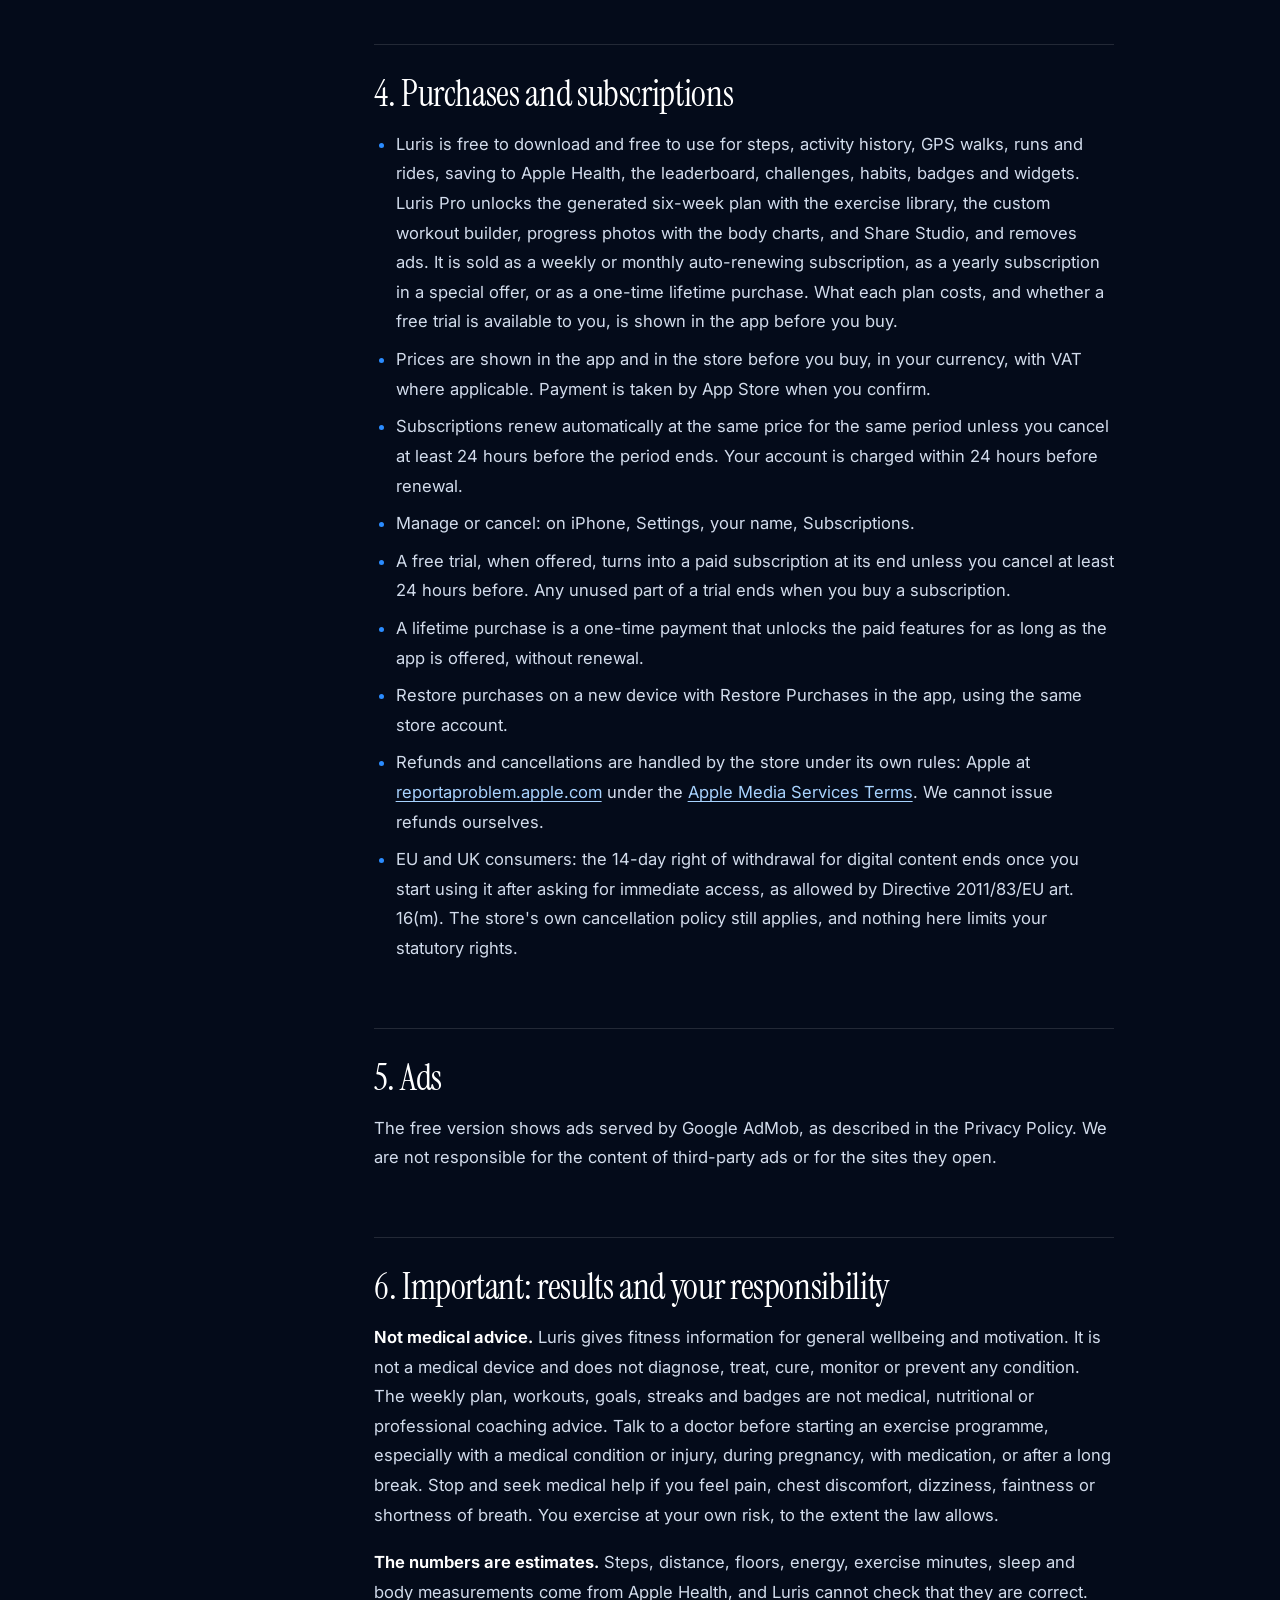
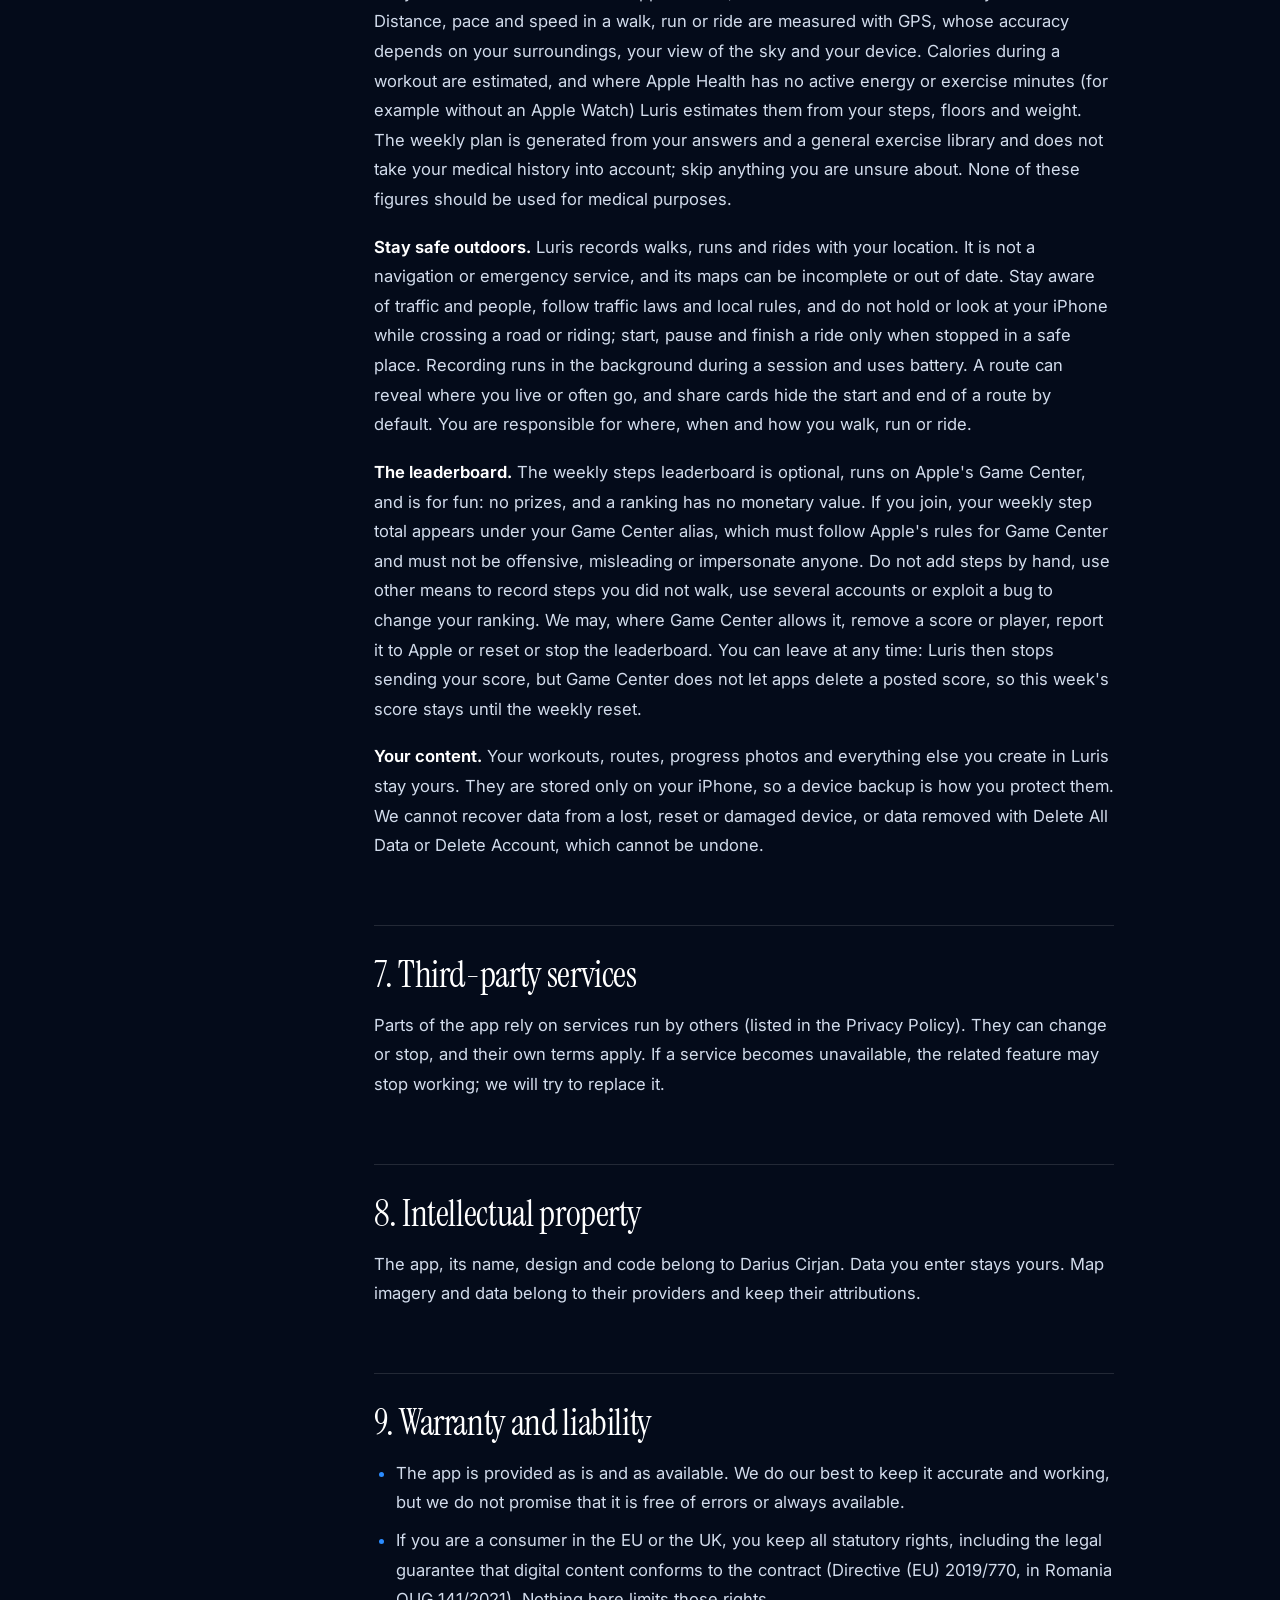
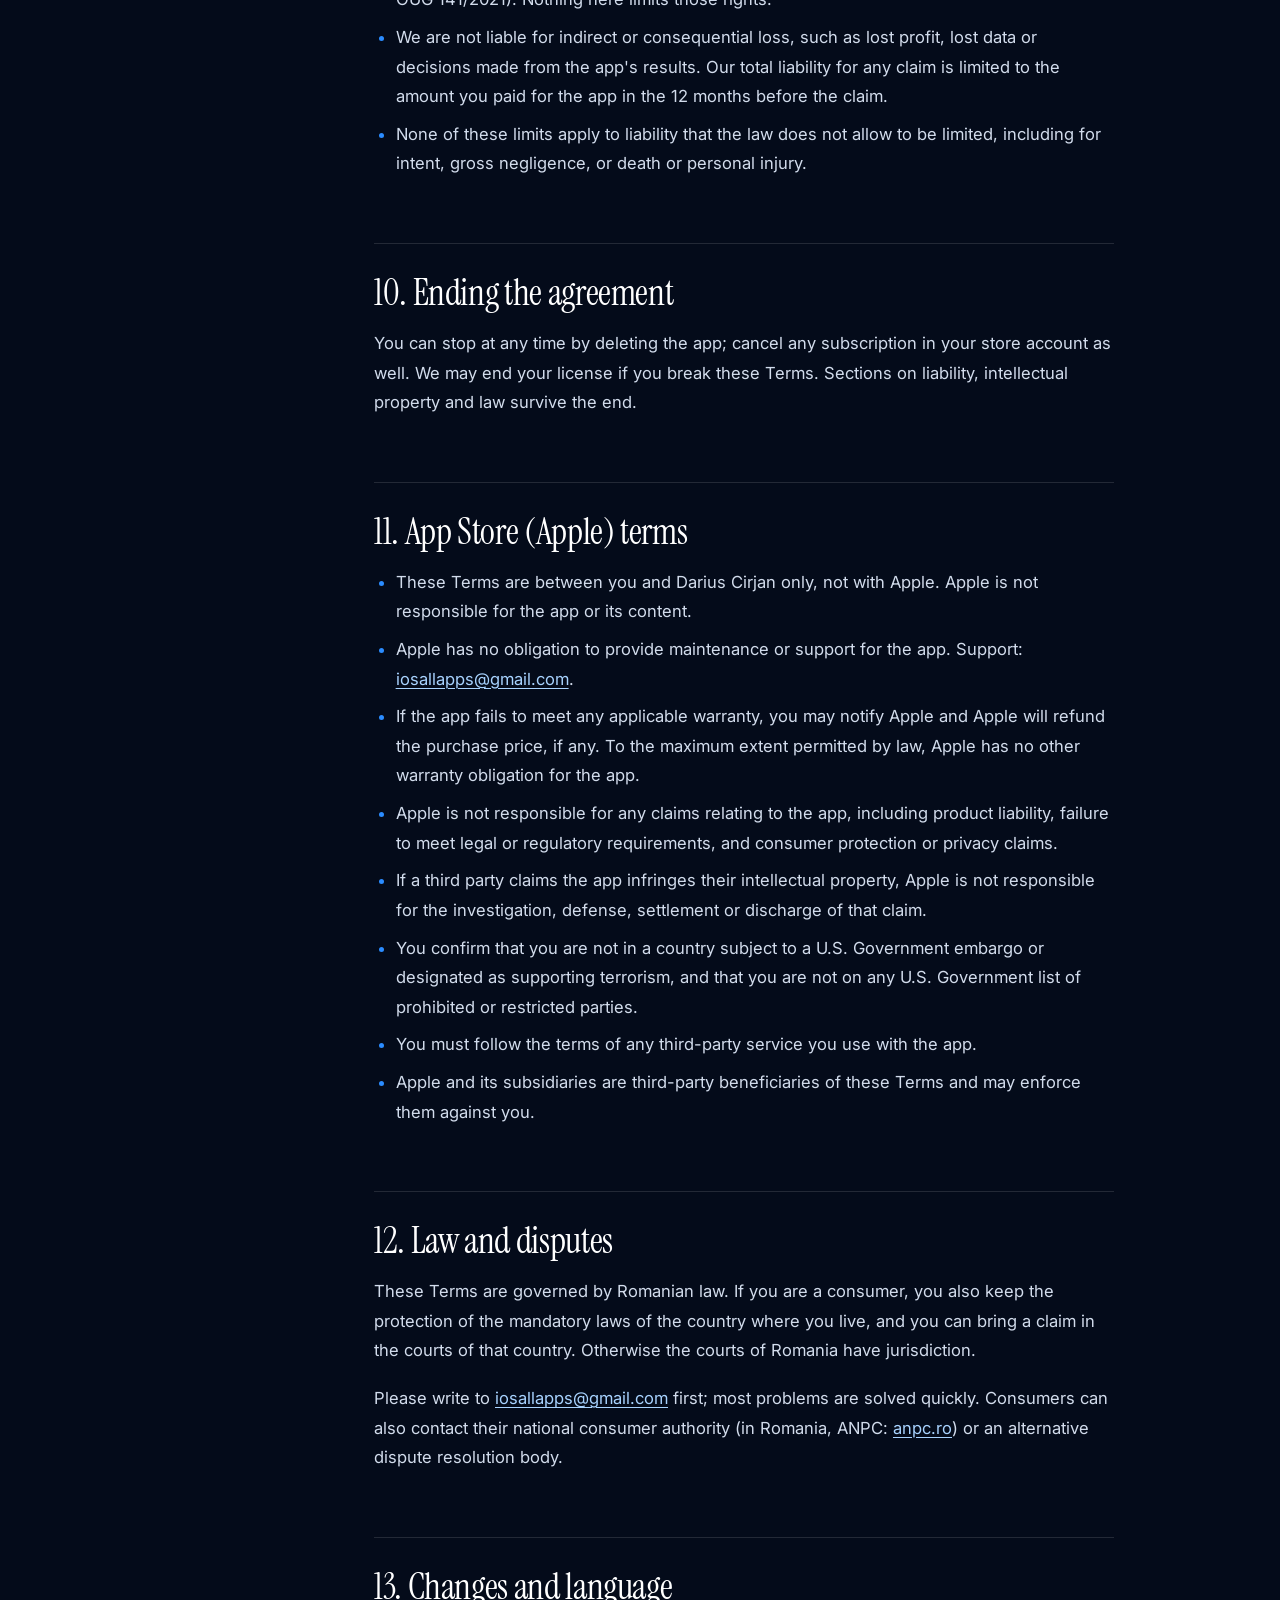
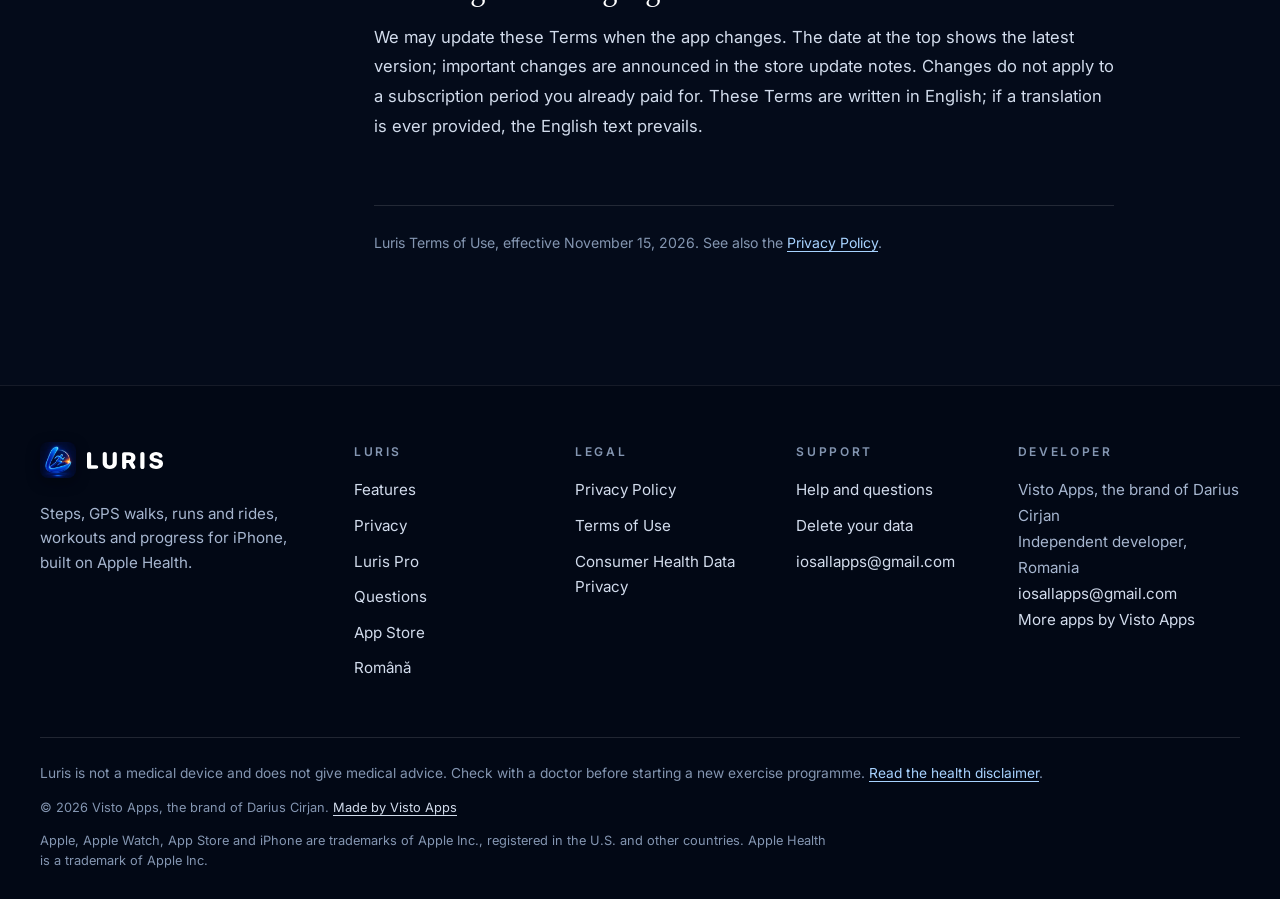
<file: terms.html>
<!DOCTYPE html>
<html lang="en">
<head>
    <meta charset="utf-8">
    <!-- build:head -->
    <meta http-equiv="Content-Security-Policy" content="default-src 'none'; img-src 'self' data:; style-src 'self'; font-src 'self'; connect-src 'self'; media-src 'self'; manifest-src 'self'; base-uri 'none'; form-action 'none'; upgrade-insecure-requests">
    <meta name="referrer" content="strict-origin-when-cross-origin">
    <meta name="viewport" content="width=device-width, initial-scale=1, viewport-fit=cover">
    <meta name="color-scheme" content="dark">
    <meta name="theme-color" content="#040b1a">
    <meta name="apple-itunes-app" content="app-id=6813596103">
    <link rel="icon" href="/favicon.ico" sizes="48x48">
    <link rel="icon" type="image/png" sizes="32x32" href="/favicon-32.png">
    <link rel="apple-touch-icon" href="/apple-touch-icon.png">
    <link rel="preload" href="/assets/fonts/inter.woff2" as="font" type="font/woff2" crossorigin>
    <link rel="preload" href="/assets/fonts/instrument-serif.woff2" as="font" type="font/woff2" crossorigin>
    <link rel="stylesheet" href="/styles.css?v=fd846e5a4f">
    <!-- /build:head -->
    <!-- build:meta -->
    <title>Luris Terms of Use</title>
    <meta name="description" content="The terms for using Luris, the fitness tracker for iPhone: your licence, the health disclaimer, safety on walks, runs and rides, and leaderboard rules.">
    <link rel="canonical" href="https://lurisapp.com/terms.html">
    <link rel="alternate" hreflang="en" href="https://lurisapp.com/terms.html">
    <link rel="alternate" hreflang="ro" href="https://lurisapp.com/ro/terms.html">
    <link rel="alternate" hreflang="x-default" href="https://lurisapp.com/terms.html">
    <meta property="og:type" content="article">
    <meta property="og:site_name" content="Luris">
    <meta property="og:locale" content="en_US">
    <meta property="og:locale:alternate" content="ro_RO">
    <meta property="og:url" content="https://lurisapp.com/terms.html">
    <meta property="og:title" content="Luris Terms of Use">
    <meta property="og:description" content="Your licence, the health and fitness disclaimer, safety on walks, runs and rides and the leaderboard rules.">
    <meta property="og:image" content="https://lurisapp.com/og-image.jpg">
    <meta property="og:image:type" content="image/jpeg">
    <meta property="og:image:width" content="1200">
    <meta property="og:image:height" content="630">
    <meta property="og:image:alt" content="Luris on two iPhones, the Home tab with today&#x27;s steps ring and a run drawn on the map, over a runner at dusk, beside the words Everything you need to move more.">
    <meta name="twitter:card" content="summary_large_image">
    <meta name="twitter:title" content="Luris Terms of Use">
    <meta name="twitter:description" content="Your licence, the health and fitness disclaimer, safety on walks, runs and rides and the leaderboard rules.">
    <meta name="twitter:image" content="https://lurisapp.com/og-image.jpg">
    <meta name="twitter:image:alt" content="Luris on two iPhones, the Home tab with today&#x27;s steps ring and a run drawn on the map, over a runner at dusk, beside the words Everything you need to move more.">
    <!-- /build:meta -->
    <!-- build:jsonld -->
    <script type="application/ld+json">
    {
      "@context": "https://schema.org",
      "@type": "BreadcrumbList",
      "itemListElement": [
        {
          "@type": "ListItem",
          "position": 1,
          "name": "Luris",
          "item": "https://lurisapp.com/"
        },
        {
          "@type": "ListItem",
          "position": 2,
          "name": "Terms of Use",
          "item": "https://lurisapp.com/terms.html"
        }
      ]
    }
    </script>
    <!-- /build:jsonld -->
</head>
<body>
    <a class="skip-link" href="#main">Skip to content</a>
    <!-- build:sprite -->
    <svg class="sprite" aria-hidden="true" focusable="false">
        <defs>
        <linearGradient id="laurel-gold" x1="0" y1="0" x2="0" y2="1"><stop offset="0" stop-color="#FFE08A"/><stop offset=".55" stop-color="#F5B83D"/><stop offset="1" stop-color="#D98A1C"/></linearGradient>
        <symbol id="wordmark" viewBox="0 0 6679 1493"><path fill="currentColor" d="M183.2 1467.8Q96.4 1467.8 48.2 1417.6Q0 1367.3 0 1276.2V193.9Q0 102 48.2 52.2Q96.4 2.4 183.2 2.4Q270 2.4 318.2 52.2Q366.4 102 366.4 193.9V1171.3H818.8Q891.9 1171.3 936.9 1210.2Q981.9 1249.2 981.9 1319.5Q981.9 1389.9 937.7 1428.8Q893.4 1467.8 818.8 1467.8ZM1998.9 1492.5Q1811.5 1492.5 1671.5 1425.9Q1531.6 1359.3 1454.7 1238.3Q1377.8 1117.3 1377.8 955.7V193.9Q1377.8 102 1425.9 52.2Q1474.1 2.4 1561 2.4Q1647.8 2.4 1696 52.2Q1744.2 102 1744.2 193.9V916.9Q1744.2 1042.5 1810.1 1113.8Q1876.1 1185.2 1998.9 1185.2Q2122 1185.2 2187.8 1113.8Q2253.6 1042.5 2253.6 916.9V193.9Q2253.6 102 2301.8 52.2Q2350 2.4 2436.8 2.4Q2523.7 2.4 2571.8 52.2Q2620 102 2620 193.9V955.7Q2620 1117.3 2543.1 1238.3Q2466.2 1359.3 2326.6 1425.9Q2187.1 1492.5 1998.9 1492.5ZM3267.7 1491.1Q3181.1 1491.1 3132.8 1440.8Q3084.5 1390.5 3084.5 1299.6V216.3Q3084.5 124.4 3132.7 74.6Q3180.9 24.8 3267.7 24.8H3701.9Q3882.2 24.8 4005.5 81.7Q4128.9 138.6 4192.4 245.1Q4255.9 351.5 4255.9 500.6Q4255.9 627.9 4198.8 734.5Q4141.6 841 4030.8 897L4208.5 1197.7Q4232.5 1237.3 4239.9 1264Q4247.4 1290.7 4247.4 1323.3Q4247.4 1396.5 4195.6 1443.8Q4143.9 1491.1 4064.4 1491.1Q4019.8 1491.1 3989.1 1478.4Q3958.4 1465.6 3932.6 1434.3Q3906.7 1402.9 3874.8 1347.5L3661.5 963.2Q3661.5 963.2 3661.5 963.2Q3661.5 963.2 3661.5 963.2H3450.9V1299.6Q3450.9 1390.5 3402.7 1440.8Q3354.6 1491.1 3267.7 1491.1ZM3450.9 711.8H3666.1Q3766.9 711.8 3824 656.6Q3881.2 601.4 3881.2 507.4Q3881.2 415.6 3822.4 358.6Q3763.7 301.7 3664.9 301.7H3450.9ZM4868.5 1490.2Q4781.6 1490.2 4733.5 1440Q4685.3 1389.7 4685.3 1298.6V193.9Q4685.3 102 4733.5 52.2Q4781.6 2.4 4868.5 2.4Q4955.3 2.4 5003.5 52.2Q5051.7 102 5051.7 193.9V1298.6Q5051.7 1389.7 5003.5 1440Q4955.3 1490.2 4868.5 1490.2ZM6072.3 1492.5Q5916.5 1492.5 5801.5 1456.8Q5686.6 1421.1 5613.7 1360.3Q5540.8 1299.6 5510.8 1225.6Q5501.4 1202.9 5496.5 1180Q5491.6 1157.2 5491.6 1134.3Q5491.6 1065.3 5536.3 1023.1Q5580.9 980.9 5650.2 980.9Q5704.1 980.9 5742.8 1002.3Q5781.5 1023.6 5816.7 1077.9Q5841 1122.1 5880.5 1150.9Q5920 1179.6 5970.6 1192.8Q6021.1 1206 6078.5 1206Q6150.5 1206 6203.3 1186.3Q6256.2 1166.7 6285.5 1132.2Q6314.9 1097.7 6314.9 1054.2Q6314.9 993.8 6262.9 959.2Q6210.9 924.7 6082.3 900.1L5933.7 872Q5718.2 831.9 5607.5 726.8Q5496.8 621.6 5496.8 457Q5496.8 318.1 5571 215.5Q5645.1 112.9 5774.3 56.5Q5903.4 0 6070 0Q6207.8 0 6318.6 33.9Q6429.4 67.8 6506.2 132.6Q6582.9 197.4 6617.3 289.3Q6632.3 326.4 6632.3 367.9Q6632.3 431.6 6590.2 470.8Q6548.1 510 6478.4 510.8Q6419.2 510.8 6378.5 487.4Q6337.8 464.1 6305.9 411.7Q6282.5 367 6248.2 339.6Q6213.9 312.2 6170 299.4Q6126.2 286.5 6072.6 286.5Q6006.3 286.5 5959.1 305Q5911.9 323.4 5886.6 356.1Q5861.3 388.7 5861.3 431.4Q5861.3 488.9 5913.6 523Q5965.9 557.2 6083.4 580L6231.9 608.2Q6463.3 651.8 6571.3 750Q6679.4 848.2 6679.4 1018.8Q6679.4 1163.3 6606.9 1269.9Q6534.4 1376.6 6398.5 1434.6Q6262.6 1492.5 6072.3 1492.5Z"/></symbol>
        <symbol id="i-check" viewBox="0 0 24 24"><circle cx="12" cy="12" r="11" fill="currentColor" fill-opacity=".16"/><path fill="none" stroke="currentColor" stroke-width="2.2" stroke-linecap="round" stroke-linejoin="round" d="m7.5 12.4 3 3 6-6.4"/></symbol>
        <symbol id="i-widget" viewBox="0 0 24 24"><g fill="none" stroke="currentColor" stroke-width="2"><rect x="3.5" y="3.5" width="7" height="7" rx="2"/><rect x="13.5" y="3.5" width="7" height="7" rx="2"/><rect x="3.5" y="13.5" width="17" height="7" rx="2"/></g></symbol>
        <symbol id="i-live" viewBox="0 0 24 24"><g fill="none" stroke="currentColor" stroke-width="2" stroke-linecap="round"><rect x="6" y="2.5" width="12" height="19" rx="3.2"/><rect x="9" y="5.3" width="6" height="2.2" rx="1.1" fill="currentColor" stroke="none"/><path d="M9 15.5h6"/></g></symbol>
        <symbol id="i-ruler" viewBox="0 0 24 24"><g fill="none" stroke="currentColor" stroke-width="2" stroke-linecap="round" stroke-linejoin="round"><path d="M3.6 16.2 16.2 3.6a1.4 1.4 0 0 1 2 0l2.2 2.2a1.4 1.4 0 0 1 0 2L7.8 20.4a1.4 1.4 0 0 1-2 0l-2.2-2.2a1.4 1.4 0 0 1 0-2z"/><path d="m7.4 12.4 2 2M10.4 9.4l1.4 1.4M13.4 6.4l2 2"/></g></symbol>
        <symbol id="i-globe" viewBox="0 0 24 24"><g fill="none" stroke="currentColor" stroke-width="2"><circle cx="12" cy="12" r="9"/><path d="M3 12h18M12 3c2.5 2.6 3.8 5.6 3.8 9s-1.3 6.4-3.8 9c-2.5-2.6-3.8-5.6-3.8-9S9.5 5.6 12 3z"/></g></symbol>
        <symbol id="i-watch" viewBox="0 0 24 24"><g fill="none" stroke="currentColor" stroke-width="2" stroke-linejoin="round"><rect x="6" y="6" width="12" height="12" rx="3.4"/><path d="M8.5 6 9.3 2.5h5.4L15.5 6M8.5 18l.8 3.5h5.4l.8-3.5"/></g></symbol>
        <symbol id="i-user" viewBox="0 0 24 24"><g fill="none" stroke="currentColor" stroke-width="2" stroke-linecap="round"><circle cx="12" cy="8" r="4"/><path d="M4.5 20.5a7.5 7.5 0 0 1 15 0"/></g></symbol>
        <symbol id="i-phone" viewBox="0 0 24 24"><g fill="none" stroke="currentColor" stroke-width="2" stroke-linecap="round" stroke-linejoin="round"><rect x="6" y="2.5" width="12" height="19" rx="3"/><path d="M10.2 12.2h3.6v3.3h-3.6zM10.9 12.2v-1.1a1.1 1.1 0 0 1 2.2 0v1.1"/></g></symbol>
        <symbol id="i-out" viewBox="0 0 24 24"><g fill="none" stroke="currentColor" stroke-width="2" stroke-linecap="round" stroke-linejoin="round"><path d="M14 4h6v6M20 4l-8.5 8.5"/><path d="M18 14v4.5a1.5 1.5 0 0 1-1.5 1.5h-11A1.5 1.5 0 0 1 4 18.5v-11A1.5 1.5 0 0 1 5.5 6H10"/></g></symbol>
        <symbol id="i-clock" viewBox="0 0 24 24"><g fill="none" stroke="currentColor" stroke-width="2" stroke-linecap="round"><circle cx="12" cy="12" r="9"/><path d="M12 7v5l3.2 2"/></g></symbol>
        <symbol id="i-mail" viewBox="0 0 24 24"><g fill="none" stroke="currentColor" stroke-width="2" stroke-linejoin="round"><rect x="3" y="5" width="18" height="14" rx="2.5"/><path d="m3.8 6.5 8.2 6.3 8.2-6.3"/></g></symbol>
        <symbol id="i-heart" viewBox="0 0 24 24"><path fill="currentColor" d="M12 20.6s-7.9-4.7-9.4-9.7C1.5 7.3 3.8 4 7.2 4c2 0 3.6 1.1 4.8 2.8C13.2 5.1 14.8 4 16.8 4c3.4 0 5.7 3.3 4.6 6.9-1.5 5-9.4 9.7-9.4 9.7z"/></symbol>
        <symbol id="i-route" viewBox="0 0 24 24"><g fill="none" stroke="currentColor" stroke-width="2" stroke-linecap="round" stroke-linejoin="round"><circle cx="6" cy="18" r="2.4"/><circle cx="18" cy="6" r="2.4"/><path d="M8.4 18H15a3 3 0 0 0 0-6H9a3 3 0 0 1 0-6h6.6"/></g></symbol>
        <symbol id="i-lock" viewBox="0 0 24 24"><g fill="none" stroke="currentColor" stroke-width="2" stroke-linecap="round" stroke-linejoin="round"><rect x="4.5" y="10.5" width="15" height="10.5" rx="2.6"/><path d="M8 10.5V7.8a4 4 0 0 1 8 0v2.7"/></g></symbol>
        <symbol id="i-trash" viewBox="0 0 24 24"><g fill="none" stroke="currentColor" stroke-width="2" stroke-linecap="round" stroke-linejoin="round"><path d="M4 6.5h16M9.5 6.5V4.8c0-.7.5-1.3 1.3-1.3h2.4c.8 0 1.3.6 1.3 1.3v1.7M6.2 6.5l.9 12.6c.1 1 .9 1.9 2 1.9h5.8c1.1 0 1.9-.8 2-1.9l.9-12.6M10 10.5v6.5M14 10.5v6.5"/></g></symbol>
        <symbol id="i-shield" viewBox="0 0 24 24"><g fill="none" stroke="currentColor" stroke-width="2" stroke-linecap="round" stroke-linejoin="round"><path d="M12 2.8 4.5 5.6v5.8c0 4.8 3.2 8.4 7.5 9.8 4.3-1.4 7.5-5 7.5-9.8V5.6z"/><path d="m8.8 12 2.3 2.3 4.2-4.6"/></g></symbol>
        <symbol id="i-ad" viewBox="0 0 24 24"><g fill="none" stroke="currentColor" stroke-width="2" stroke-linecap="round" stroke-linejoin="round"><rect x="2.5" y="5" width="19" height="14" rx="3"/><path d="m6.5 15.5 2.4-7 2.4 7M7.3 13.3h3.2M14 8.5v7h1.6a3.5 3.5 0 0 0 0-7z"/></g></symbol>
        <symbol id="i-chart" viewBox="0 0 24 24"><g fill="none" stroke="currentColor" stroke-width="2" stroke-linecap="round" stroke-linejoin="round"><path d="M3.5 20.5h17"/><path d="m4.5 15.5 5-5 3.5 3.5 6.5-7"/><path d="M15.5 7h4v4"/></g></symbol>
        <symbol id="i-card" viewBox="0 0 24 24"><g fill="none" stroke="currentColor" stroke-width="2" stroke-linecap="round" stroke-linejoin="round"><rect x="5" y="2.5" width="14" height="19" rx="2.6"/><path d="m5 16 4.2-4.2a1.6 1.6 0 0 1 2.3 0L19 19"/><circle cx="14.5" cy="8" r="1.8"/></g></symbol>
        <symbol id="i-spark" viewBox="0 0 24 24"><path fill="currentColor" d="M12 2.5c.5 4.6 2.9 7 7.5 7.5v.1c-4.6.5-7 2.9-7.5 7.5h-.1c-.5-4.6-2.9-7-7.4-7.5v-.1c4.5-.5 6.9-2.9 7.4-7.5zM19 15.5c.2 1.9 1.1 2.8 3 3-1.9.2-2.8 1.1-3 3-.2-1.9-1.1-2.8-3-3 1.9-.2 2.8-1.1 3-3z"/></symbol>
        <symbol id="i-card-user" viewBox="0 0 24 24"><g fill="none" stroke="currentColor" stroke-width="2" stroke-linecap="round" stroke-linejoin="round"><rect x="2.5" y="4.5" width="19" height="15" rx="3"/><circle cx="12" cy="10.5" r="2.8"/><path d="M7 17.5a5.6 5.6 0 0 1 10 0"/></g></symbol>
        <symbol id="i-trophy" viewBox="0 0 24 24"><g fill="none" stroke="currentColor" stroke-width="2" stroke-linecap="round" stroke-linejoin="round"><path d="M7.5 3.5h9v6a4.5 4.5 0 0 1-9 0z"/><path d="M7.5 5.5H4.5v1.5a3 3 0 0 0 3 3M16.5 5.5h3v1.5a3 3 0 0 1-3 3"/><path d="M12 14v3.5M8.5 20.5h7M9.5 17.5h5"/></g></symbol>
        <symbol id="i-plus" viewBox="0 0 24 24"><path fill="none" stroke="currentColor" stroke-width="2" stroke-linecap="round" d="M12 5v14M5 12h14"/></symbol>
        <symbol id="i-arrow" viewBox="0 0 24 24"><path fill="none" stroke="currentColor" stroke-width="2" stroke-linecap="round" stroke-linejoin="round" d="M5 12h14m-5.5-5.5L19 12l-5.5 5.5"/></symbol>
        <symbol id="i-dumbbell" viewBox="0 0 24 24"><g fill="none" stroke="currentColor" stroke-width="2" stroke-linecap="round" stroke-linejoin="round"><path d="M8 12h8M3.5 9.5v5M20.5 9.5v5"/><rect x="5.5" y="7" width="3" height="10" rx="1.2"/><rect x="15.5" y="7" width="3" height="10" rx="1.2"/></g></symbol>
        <symbol id="laurel" viewBox="0 0 64 96"><g fill="url(#laurel-gold)"><path d="M40.5 86.0A40 40 0 0 1 33.4 18.5" fill="none" stroke="url(#laurel-gold)" stroke-width="2.4" stroke-linecap="round"/><path d="M0 0C4-3.8 4.2-11.2 0-16.5C-4.2-11.2-4-3.8 0 0Z" transform="translate(36.8 83.9) rotate(268.0) scale(1.20)"/><path d="M0 0C4-3.8 4.2-11.2 0-16.5C-4.2-11.2-4-3.8 0 0Z" transform="translate(36.8 83.9) rotate(342.0) scale(1.20)"/><path d="M0 0C4-3.8 4.2-11.2 0-16.5C-4.2-11.2-4-3.8 0 0Z" transform="translate(27.0 75.3) rotate(286.8) scale(1.12)"/><path d="M0 0C4-3.8 4.2-11.2 0-16.5C-4.2-11.2-4-3.8 0 0Z" transform="translate(27.0 75.3) rotate(360.8) scale(1.12)"/><path d="M0 0C4-3.8 4.2-11.2 0-16.5C-4.2-11.2-4-3.8 0 0Z" transform="translate(20.5 63.9) rotate(305.6) scale(1.04)"/><path d="M0 0C4-3.8 4.2-11.2 0-16.5C-4.2-11.2-4-3.8 0 0Z" transform="translate(20.5 63.9) rotate(379.6) scale(1.04)"/><path d="M0 0C4-3.8 4.2-11.2 0-16.5C-4.2-11.2-4-3.8 0 0Z" transform="translate(18.0 51.1) rotate(324.4) scale(0.96)"/><path d="M0 0C4-3.8 4.2-11.2 0-16.5C-4.2-11.2-4-3.8 0 0Z" transform="translate(18.0 51.1) rotate(398.4) scale(0.96)"/><path d="M0 0C4-3.8 4.2-11.2 0-16.5C-4.2-11.2-4-3.8 0 0Z" transform="translate(19.8 38.2) rotate(343.2) scale(0.88)"/><path d="M0 0C4-3.8 4.2-11.2 0-16.5C-4.2-11.2-4-3.8 0 0Z" transform="translate(19.8 38.2) rotate(417.2) scale(0.88)"/><path d="M0 0C4-3.8 4.2-11.2 0-16.5C-4.2-11.2-4-3.8 0 0Z" transform="translate(25.6 26.5) rotate(362.0) scale(0.80)"/><path d="M0 0C4-3.8 4.2-11.2 0-16.5C-4.2-11.2-4-3.8 0 0Z" transform="translate(25.6 26.5) rotate(436.0) scale(0.80)"/><path d="M0 0C4-3.8 4.2-11.2 0-16.5C-4.2-11.2-4-3.8 0 0Z" transform="translate(33.4 18.5) rotate(-6) scale(.78)"/></g></symbol>
        </defs>
    </svg>
    <!-- /build:sprite -->
    <!-- build:header -->
    <header class="site-header">
        <div class="container bar">
            <a class="brand" href="/" aria-label="Luris home"><img src="/img/app-icon-128.webp" width="36" height="36" alt=""><svg class="wordmark" viewBox="0 0 6679 1493" aria-hidden="true" focusable="false"><use href="#wordmark"/></svg></a>
            <nav class="nav" aria-label="Primary">
                <a class="nav-wide" href="/#features">Features</a>
                <a class="nav-wide" href="/#privacy">Privacy</a>
                <a class="nav-wide" href="/#pro">Luris Pro</a>
                <a class="nav-wide" href="/#questions">Questions</a>
                <a href="/support.html">Support</a>
                <a class="lang-switch" href="/ro/terms.html" hreflang="ro" lang="ro">Română</a>
                <a class="btn btn-primary btn-small" href="https://apps.apple.com/app/id6813596103?ct=web-header&amp;mt=8" aria-label="Get Luris on the App Store">Get Luris</a>
            </nav>
        </div>
    </header>
    <!-- /build:header -->

    <main id="main" class="legal-main">
        <header class="page-hero">
            <div class="container">
                <p class="eyebrow">Legal</p>
                <h1>Terms of Use</h1>
                <p class="meta"><strong>Last updated:</strong> November 15, 2026</p>
            </div>
        </header>
        <div class="container legal-layout">
        <aside class="toc-rail">
        <nav class="toc glass" aria-labelledby="toc-title">
        <h2 id="toc-title">Contents</h2>
        <ol>
        <li><a href="#provider">Who provides the app</a></li>
        <li><a href="#service">What Luris does</a></li>
        <li><a href="#license">License</a></li>
        <li><a href="#purchases">Purchases and subscriptions</a></li>
        <li><a href="#ads">Ads</a></li>
        <li><a href="#accuracy">Important: results and your responsibility</a></li>
        <li><a href="#third">Third-party services</a></li>
        <li><a href="#ip">Intellectual property</a></li>
        <li><a href="#warranty">Warranty and liability</a></li>
        <li><a href="#end">Ending the agreement</a></li>
        <li><a href="#apple">App Store (Apple) terms</a></li>
        <li><a href="#law">Law and disputes</a></li>
        <li><a href="#changes">Changes and language</a></li>
        </ol>
        </nav>
        </aside>
        <article class="legal">
        <div class="callout warn"><p><strong>Luris is not a medical device and does not give medical advice.</strong> Talk to a doctor or another qualified professional before you start a new exercise programme. You exercise at your own risk, and the numbers in the app are estimates. Stop and seek help if you feel pain, dizziness or shortness of breath. <a href="#accuracy">Important: results and your responsibility</a> explains more.</p></div>
        <section id="provider" class="legal-section"><h2>1. Who provides the app</h2><p>Visto Apps is the brand of Darius Cirjan, the developer and provider of Luris. These Terms are an agreement between you and Darius Cirjan ("we"). By installing or using Luris you accept them. If you do not agree, do not use the app.</p><p>Contact: <a href="mailto:iosallapps@gmail.com">iosallapps@gmail.com</a>. Last updated: November 15, 2026.</p></section>
        <section id="service" class="legal-section"><h2>2. What Luris does</h2><p>Luris is a step and fitness tracker for iPhone. It reads your steps and activity from Apple Health, records walks, runs and bike rides with GPS and a route map, builds a six-week plan from a bundled library of 873 exercises, tracks progress with photos and body charts, and offers an optional weekly steps leaderboard on Apple's Game Center.</p></section>
        <section id="license" class="legal-section"><h2>3. License</h2><ul><li>You get a personal, non-exclusive, non-transferable, revocable license to use the app on devices you own or control, for personal or professional use.</li><li>You may not copy, resell, modify, reverse engineer or decompile the app, except where the law allows it, or use it for anything unlawful.</li><li>If you downloaded the app from the App Store, the <a href="https://www.apple.com/legal/internet-services/itunes/dev/stdeula/" rel="noopener">Apple Standard Licensed Application End User License Agreement</a> also applies and the Apple section below forms part of these Terms.</li></ul></section>
        <section id="purchases" class="legal-section"><h2>4. Purchases and subscriptions</h2><ul><li>Luris is free to download and free to use for steps, activity history, GPS walks, runs and rides, saving to Apple Health, the leaderboard, challenges, habits, badges and widgets. Luris Pro unlocks the generated six-week plan with the exercise library, the custom workout builder, progress photos with the body charts, and Share Studio, and removes ads. It is sold as a weekly or monthly auto-renewing subscription, as a yearly subscription in a special offer, or as a one-time lifetime purchase. What each plan costs, and whether a free trial is available to you, is shown in the app before you buy.</li><li>Prices are shown in the app and in the store before you buy, in your currency, with VAT where applicable. Payment is taken by App Store when you confirm.</li><li>Subscriptions renew automatically at the same price for the same period unless you cancel at least 24 hours before the period ends. Your account is charged within 24 hours before renewal.</li><li>Manage or cancel: on iPhone, Settings, your name, Subscriptions.</li><li>A free trial, when offered, turns into a paid subscription at its end unless you cancel at least 24 hours before. Any unused part of a trial ends when you buy a subscription.</li><li>A lifetime purchase is a one-time payment that unlocks the paid features for as long as the app is offered, without renewal.</li><li>Restore purchases on a new device with Restore Purchases in the app, using the same store account.</li><li>Refunds and cancellations are handled by the store under its own rules: Apple at <a href="https://reportaproblem.apple.com" rel="noopener">reportaproblem.apple.com</a> under the <a href="https://www.apple.com/legal/internet-services/itunes/" rel="noopener">Apple Media Services Terms</a>. We cannot issue refunds ourselves.</li><li>EU and UK consumers: the 14-day right of withdrawal for digital content ends once you start using it after asking for immediate access, as allowed by Directive 2011/83/EU art. 16(m). The store's own cancellation policy still applies, and nothing here limits your statutory rights.</li></ul></section>
        <section id="ads" class="legal-section"><h2>5. Ads</h2><p>The free version shows ads served by Google AdMob, as described in the Privacy Policy. We are not responsible for the content of third-party ads or for the sites they open.</p></section>
        <section id="accuracy" class="legal-section"><h2>6. Important: results and your responsibility</h2><p><strong>Not medical advice.</strong> Luris gives fitness information for general wellbeing and motivation. It is not a medical device and does not diagnose, treat, cure, monitor or prevent any condition. The weekly plan, workouts, goals, streaks and badges are not medical, nutritional or professional coaching advice. Talk to a doctor before starting an exercise programme, especially with a medical condition or injury, during pregnancy, with medication, or after a long break. Stop and seek medical help if you feel pain, chest discomfort, dizziness, faintness or shortness of breath. You exercise at your own risk, to the extent the law allows.</p><p><strong>The numbers are estimates.</strong> Steps, distance, floors, energy, exercise minutes, sleep and body measurements come from Apple Health, and Luris cannot check that they are correct. Distance, pace and speed in a walk, run or ride are measured with GPS, whose accuracy depends on your surroundings, your view of the sky and your device. Calories during a workout are estimated, and where Apple Health has no active energy or exercise minutes (for example without an Apple Watch) Luris estimates them from your steps, floors and weight. The weekly plan is generated from your answers and a general exercise library and does not take your medical history into account; skip anything you are unsure about. None of these figures should be used for medical purposes.</p><p><strong>Stay safe outdoors.</strong> Luris records walks, runs and rides with your location. It is not a navigation or emergency service, and its maps can be incomplete or out of date. Stay aware of traffic and people, follow traffic laws and local rules, and do not hold or look at your iPhone while crossing a road or riding; start, pause and finish a ride only when stopped in a safe place. Recording runs in the background during a session and uses battery. A route can reveal where you live or often go, and share cards hide the start and end of a route by default. You are responsible for where, when and how you walk, run or ride.</p><p><strong>The leaderboard.</strong> The weekly steps leaderboard is optional, runs on Apple's Game Center, and is for fun: no prizes, and a ranking has no monetary value. If you join, your weekly step total appears under your Game Center alias, which must follow Apple's rules for Game Center and must not be offensive, misleading or impersonate anyone. Do not add steps by hand, use other means to record steps you did not walk, use several accounts or exploit a bug to change your ranking. We may, where Game Center allows it, remove a score or player, report it to Apple or reset or stop the leaderboard. You can leave at any time: Luris then stops sending your score, but Game Center does not let apps delete a posted score, so this week's score stays until the weekly reset.</p><p><strong>Your content.</strong> Your workouts, routes, progress photos and everything else you create in Luris stay yours. They are stored only on your iPhone, so a device backup is how you protect them. We cannot recover data from a lost, reset or damaged device, or data removed with Delete All Data or Delete Account, which cannot be undone.</p></section>
        <section id="third" class="legal-section"><h2>7. Third-party services</h2><p>Parts of the app rely on services run by others (listed in the Privacy Policy). They can change or stop, and their own terms apply. If a service becomes unavailable, the related feature may stop working; we will try to replace it.</p></section>
        <section id="ip" class="legal-section"><h2>8. Intellectual property</h2><p>The app, its name, design and code belong to Darius Cirjan. Data you enter stays yours. Map imagery and data belong to their providers and keep their attributions.</p></section>
        <section id="warranty" class="legal-section"><h2>9. Warranty and liability</h2><ul><li>The app is provided as is and as available. We do our best to keep it accurate and working, but we do not promise that it is free of errors or always available.</li><li>If you are a consumer in the EU or the UK, you keep all statutory rights, including the legal guarantee that digital content conforms to the contract (Directive (EU) 2019/770, in Romania OUG 141/2021). Nothing here limits those rights.</li><li>We are not liable for indirect or consequential loss, such as lost profit, lost data or decisions made from the app's results. Our total liability for any claim is limited to the amount you paid for the app in the 12 months before the claim.</li><li>None of these limits apply to liability that the law does not allow to be limited, including for intent, gross negligence, or death or personal injury.</li></ul></section>
        <section id="end" class="legal-section"><h2>10. Ending the agreement</h2><p>You can stop at any time by deleting the app; cancel any subscription in your store account as well. We may end your license if you break these Terms. Sections on liability, intellectual property and law survive the end.</p></section>
        <section id="apple" class="legal-section"><h2>11. App Store (Apple) terms</h2><ul><li>These Terms are between you and Darius Cirjan only, not with Apple. Apple is not responsible for the app or its content.</li><li>Apple has no obligation to provide maintenance or support for the app. Support: <a href="mailto:iosallapps@gmail.com">iosallapps@gmail.com</a>.</li><li>If the app fails to meet any applicable warranty, you may notify Apple and Apple will refund the purchase price, if any. To the maximum extent permitted by law, Apple has no other warranty obligation for the app.</li><li>Apple is not responsible for any claims relating to the app, including product liability, failure to meet legal or regulatory requirements, and consumer protection or privacy claims.</li><li>If a third party claims the app infringes their intellectual property, Apple is not responsible for the investigation, defense, settlement or discharge of that claim.</li><li>You confirm that you are not in a country subject to a U.S. Government embargo or designated as supporting terrorism, and that you are not on any U.S. Government list of prohibited or restricted parties.</li><li>You must follow the terms of any third-party service you use with the app.</li><li>Apple and its subsidiaries are third-party beneficiaries of these Terms and may enforce them against you.</li></ul></section>
        <section id="law" class="legal-section"><h2>12. Law and disputes</h2><p>These Terms are governed by Romanian law. If you are a consumer, you also keep the protection of the mandatory laws of the country where you live, and you can bring a claim in the courts of that country. Otherwise the courts of Romania have jurisdiction.</p><p>Please write to <a href="mailto:iosallapps@gmail.com">iosallapps@gmail.com</a> first; most problems are solved quickly. Consumers can also contact their national consumer authority (in Romania, ANPC: <a href="https://anpc.ro" rel="noopener">anpc.ro</a>) or an alternative dispute resolution body.</p></section>
        <section id="changes" class="legal-section"><h2>13. Changes and language</h2><p>We may update these Terms when the app changes. The date at the top shows the latest version; important changes are announced in the store update notes. Changes do not apply to a subscription period you already paid for. These Terms are written in English; if a translation is ever provided, the English text prevails.</p></section>
        <p class="legal-note">Luris Terms of Use, effective November 15, 2026. See also the <a href="privacy.html">Privacy Policy</a>.</p>
        </article>
        </div>
    </main>

    <!-- build:footer -->
    <footer class="site-footer">
        <div class="container">
            <div class="footer-grid">
                <div class="footer-brand">
                    <a class="brand" href="/" aria-label="Luris home"><img src="/img/app-icon-128.webp" width="36" height="36" alt=""><svg class="wordmark" viewBox="0 0 6679 1493" aria-hidden="true" focusable="false"><use href="#wordmark"/></svg></a>
                    <p>Steps, GPS walks, runs and rides, workouts and progress for iPhone, built on Apple Health.</p>
                </div>
                <nav class="footer-col" aria-labelledby="footer-luris">
                    <h2 id="footer-luris">Luris</h2>
                    <ul>
                        <li><a href="/#features">Features</a></li>
                        <li><a href="/#privacy">Privacy</a></li>
                        <li><a href="/#pro">Luris Pro</a></li>
                        <li><a href="/#questions">Questions</a></li>
                        <li><a href="https://apps.apple.com/app/id6813596103?ct=web-footer&amp;mt=8">App Store</a></li>
                        <li><a href="/ro/terms.html" hreflang="ro" lang="ro">Română</a></li>
                    </ul>
                </nav>
                <nav class="footer-col" aria-labelledby="footer-legal">
                    <h2 id="footer-legal">Legal</h2>
                    <ul>
                        <li><a href="/privacy.html">Privacy Policy</a></li>
                        <li><a href="/terms.html">Terms of Use</a></li>
                        <li><a href="/privacy.html#consumer-health-data">Consumer Health Data Privacy</a></li>
                    </ul>
                </nav>
                <nav class="footer-col" aria-labelledby="footer-support">
                    <h2 id="footer-support">Support</h2>
                    <ul>
                        <li><a href="/support.html">Help and questions</a></li>
                        <li><a href="/support.html#delete">Delete your data</a></li>
                        <li><a href="mailto:iosallapps@gmail.com">iosallapps@gmail.com</a></li>
                    </ul>
                </nav>
                <section class="footer-col footer-dev" aria-labelledby="footer-dev">
                    <h2 id="footer-dev">Developer</h2>
                    <p>Visto Apps, the brand of Darius Cirjan<br>Independent developer, Romania<br><a href="mailto:iosallapps@gmail.com">iosallapps@gmail.com</a><br><a href="https://vistoapps.com/apps.html" rel="noopener">More apps by Visto Apps</a></p>
                </section>
            </div>
            <p class="footer-health">Luris is not a medical device and does not give medical advice. Check with a doctor before starting a new exercise programme. <a href="/terms.html#accuracy">Read the health disclaimer</a>.</p>
            <div class="footer-bottom">
                <span>&copy; 2026 Visto Apps, the brand of Darius Cirjan. <a href="https://vistoapps.com" rel="noopener">Made by Visto Apps</a></span>
                <span class="trademarks">Apple, Apple Watch, App Store and iPhone are trademarks of Apple Inc., registered in the U.S. and other countries. Apple Health is a trademark of Apple Inc.</span>
            </div>
        </div>
    </footer>
    <!-- /build:footer -->
</body>
</html>
</file>
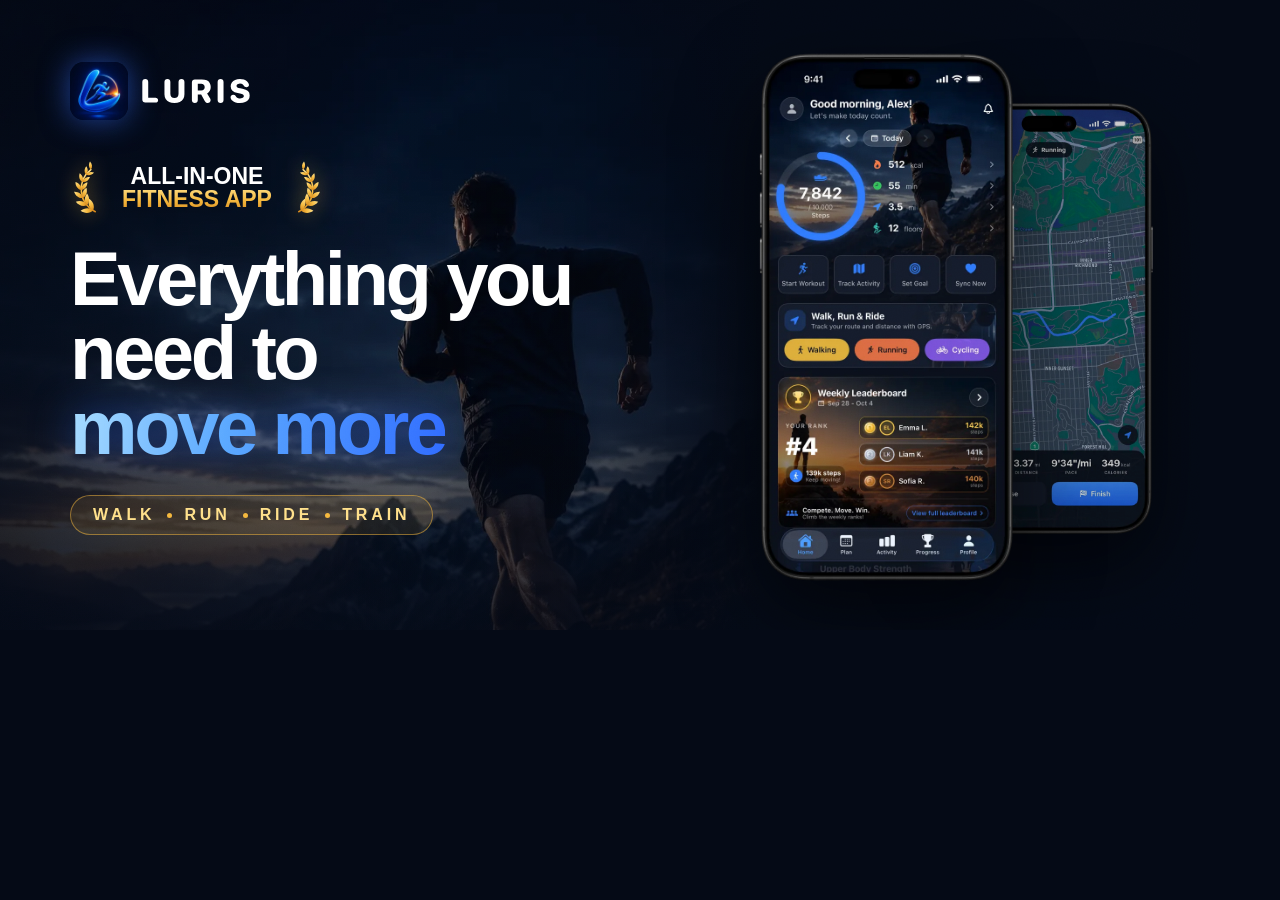
<file: _tools/og.html>
<!DOCTYPE html>
<!-- The social preview (og-image.jpg, 1200x630). Rendered by `node _tools/shoot.mjs og`.
     Evergreen on purpose: no "Coming soon", no badge, nothing that goes stale in caches.
     Same art direction as the App Store screenshots: dusk photo, glowing last word, gold laurels. -->
<html lang="en">
<head>
<meta charset="utf-8">
<title>Luris social image</title>
<style>
    * { box-sizing: border-box; margin: 0; }
    html, body { width: 1200px; height: 630px; overflow: hidden; }
    body {
        font-family: -apple-system, BlinkMacSystemFont, "SF Pro Display", "Helvetica Neue", Arial, sans-serif;
        color: #fff; -webkit-font-smoothing: antialiased; background: #050a16; position: relative;
    }
    .photo { position: absolute; left: 0; top: 0; width: 760px; height: 630px; object-fit: cover; object-position: 50% 24%; }
    .shade {
        position: absolute; inset: 0;
        background:
            linear-gradient(90deg, rgba(5, 10, 22, 0.78) 0%, rgba(5, 10, 22, 0.42) 34%, rgba(5, 10, 22, 0.55) 50%, #050a16 64%),
            linear-gradient(0deg, rgba(5, 10, 22, 0.8) 0%, rgba(5, 10, 22, 0) 40%),
            radial-gradient(420px 380px at 84% 50%, rgba(47, 107, 255, 0.3), transparent 70%);
    }
    .grain { position: absolute; inset: 0; opacity: 0.1; mix-blend-mode: soft-light;
        background-image: url("data:image/svg+xml,%3Csvg xmlns='http://www.w3.org/2000/svg' width='180' height='180'%3E%3Cfilter id='n'%3E%3CfeTurbulence type='fractalNoise' baseFrequency='.85' numOctaves='2' stitchTiles='stitch'/%3E%3CfeColorMatrix values='0 0 0 0 1 0 0 0 0 1 0 0 0 0 1 0 0 0 .6 0'/%3E%3C/filter%3E%3Crect width='100%25' height='100%25' filter='url(%23n)'/%3E%3C/svg%3E"); }
    .copy { position: absolute; left: 70px; top: 62px; width: 600px; }
    .brand { display: flex; align-items: center; gap: 14px; }
    .brand img { width: 58px; height: 58px; border-radius: 14px; box-shadow: 0 0 30px rgba(47, 107, 255, 0.55); }
    .brand svg { width: 108px; height: 24px; color: #fff; }
    .laurels { margin-top: 38px; display: inline-flex; align-items: center; gap: 12px; }
    .laurels svg { width: 40px; height: 60px; filter: drop-shadow(0 0 10px rgba(245, 184, 61, 0.4)); }
    .laurels svg:last-child { transform: scaleX(-1); }
    .laurels p { text-align: center; text-transform: uppercase; font-weight: 850; font-size: 23px; line-height: 1.02; }
    .laurels b { background: linear-gradient(180deg, #ffe08a, #f5b83d 55%, #d98a1c); -webkit-background-clip: text; background-clip: text; color: transparent; }
    h1 { margin-top: 20px; font-size: 76px; line-height: 0.98; font-weight: 850; letter-spacing: -0.045em; }
    h1 span { white-space: nowrap; background: linear-gradient(100deg, #a8dcff, #5aa8ff 42%, #2f6bff); -webkit-background-clip: text; background-clip: text; color: transparent; filter: drop-shadow(0 0 20px rgba(47, 107, 255, 0.55)); }
    .motto { margin-top: 30px; display: inline-flex; gap: 12px; align-items: center; padding: 10px 22px; border-radius: 999px; font-size: 16px; font-weight: 800; letter-spacing: 0.24em; color: #ffe08a; border: 1.5px solid rgba(245, 184, 61, 0.5); background: rgba(245, 184, 61, 0.08); }
    .motto i { width: 5px; height: 5px; border-radius: 50%; background: #f5b83d; }
    .phones { position: absolute; right: 44px; top: 50px; width: 420px; height: 560px; }
    .phones img { position: absolute; filter: drop-shadow(0 30px 40px rgba(0, 0, 0, 0.6)); }
    .phones .back { width: 214px; right: 0; top: 50px; filter: brightness(0.8) drop-shadow(0 30px 40px rgba(0, 0, 0, 0.6)); }
    .phones .front { width: 262px; left: 20px; top: 0; }
</style>
</head>
<body>
    <img class="photo" src="/img/photo/hero-1100.webp" alt="">
    <div class="shade"></div>
    <svg width="0" height="0" style="position:absolute" id="defs"></svg>
    <div class="copy">
        <div class="brand"><img src="/img/app-icon-256.webp" alt=""><svg viewBox="0 0 6679 1493" id="wm"></svg></div>
        <div class="laurels"><svg viewBox="0 0 64 96" class="laurel"></svg><p>All-in-one<br><b>fitness app</b></p><svg viewBox="0 0 64 96" class="laurel"></svg></div>
        <h1>Everything you need to <span>move more</span></h1>
        <p class="motto">WALK<i></i>RUN<i></i>RIDE<i></i>TRAIN</p>
    </div>
    <div class="phones">
        <img class="back" src="/img/phone/run-600.webp" alt="">
        <img class="front" src="/img/phone/home-600.webp" alt="">
    </div>
    <div class="grain"></div>
    <script>
        // borrow the wordmark and the laurel from the live page's sprite, so the image and the site never drift
        fetch('/index.html').then((r) => r.text()).then((page) => {
            const doc = new DOMParser().parseFromString(page, 'text/html');
            const wordmark = doc.getElementById('wordmark');
            const laurel = doc.getElementById('laurel');
            const gold = doc.getElementById('laurel-gold');
            document.getElementById('defs').innerHTML = `<defs>${gold.outerHTML}</defs>`;
            document.getElementById('wm').innerHTML = wordmark.innerHTML;
            document.querySelectorAll('svg.laurel').forEach((svg) => { svg.innerHTML = laurel.innerHTML; });
            document.title = 'ready';
        });
    </script>
</body>
</html>
</file>
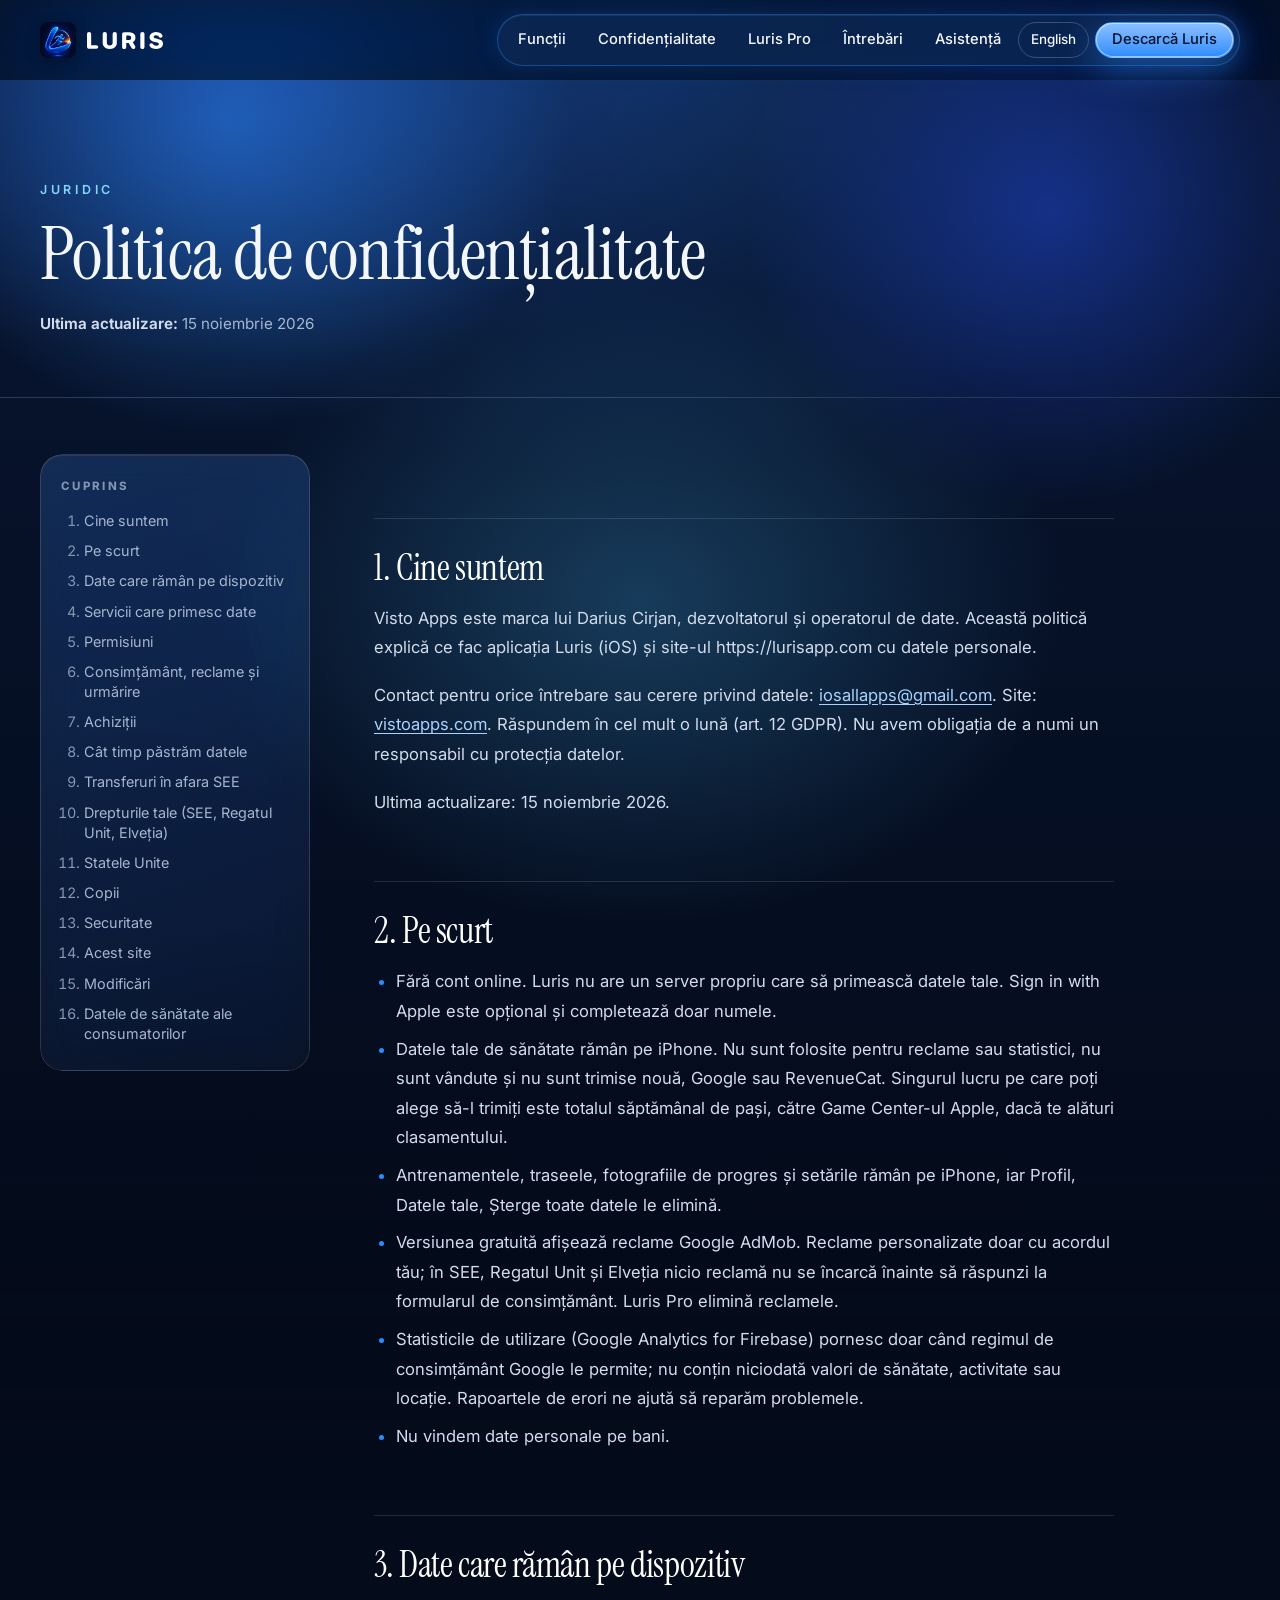
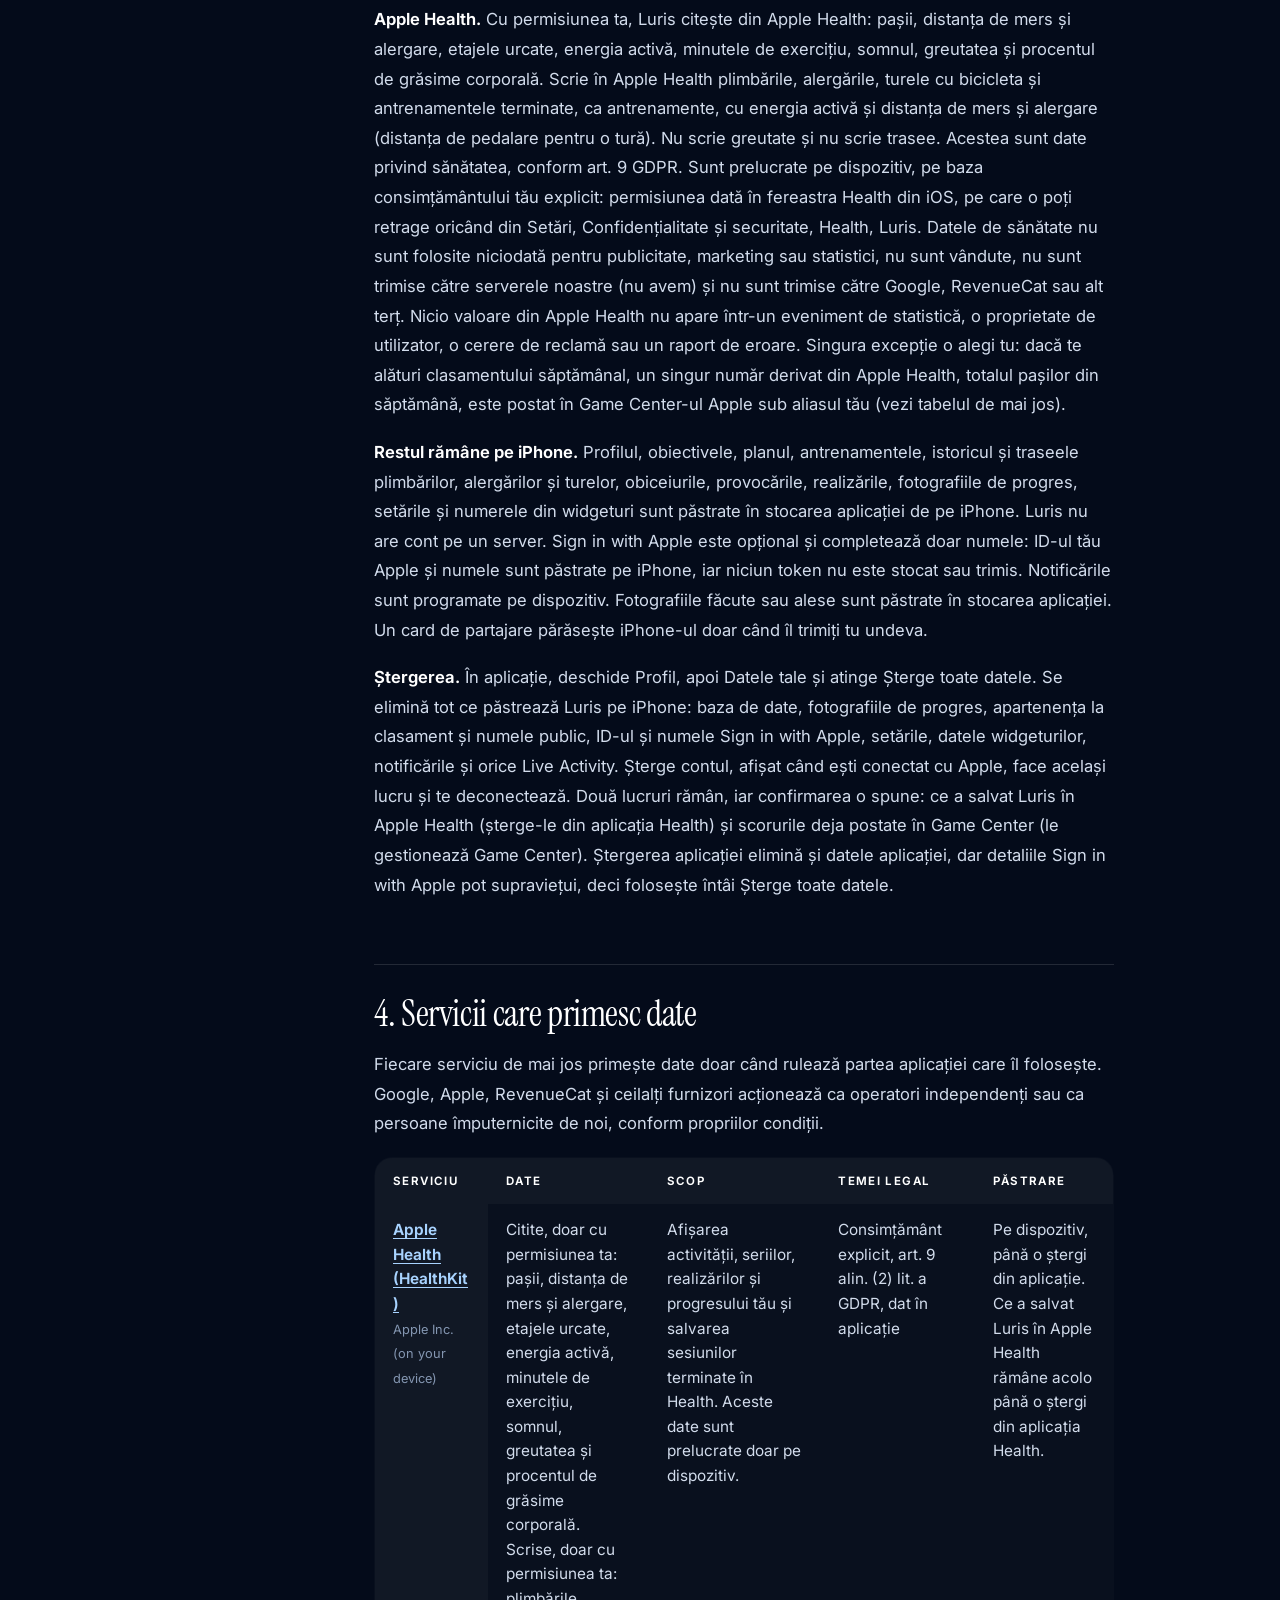
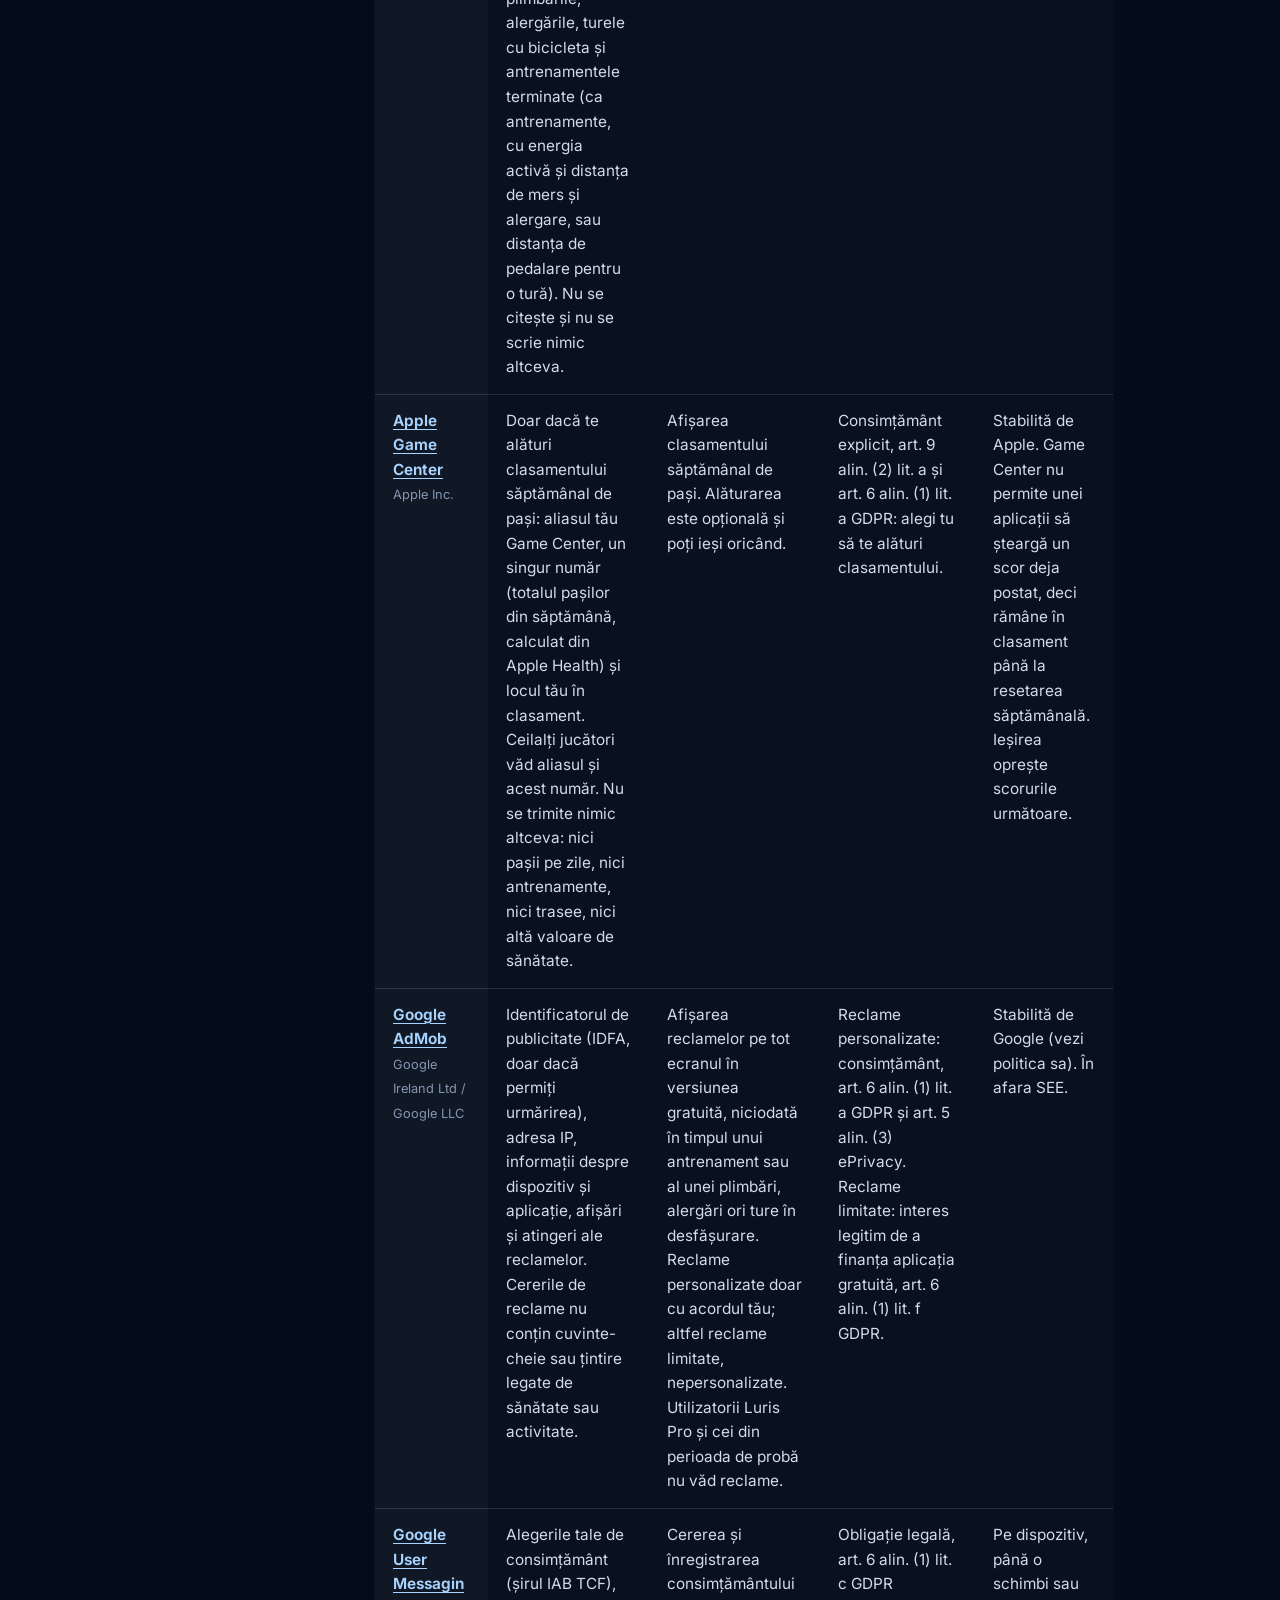
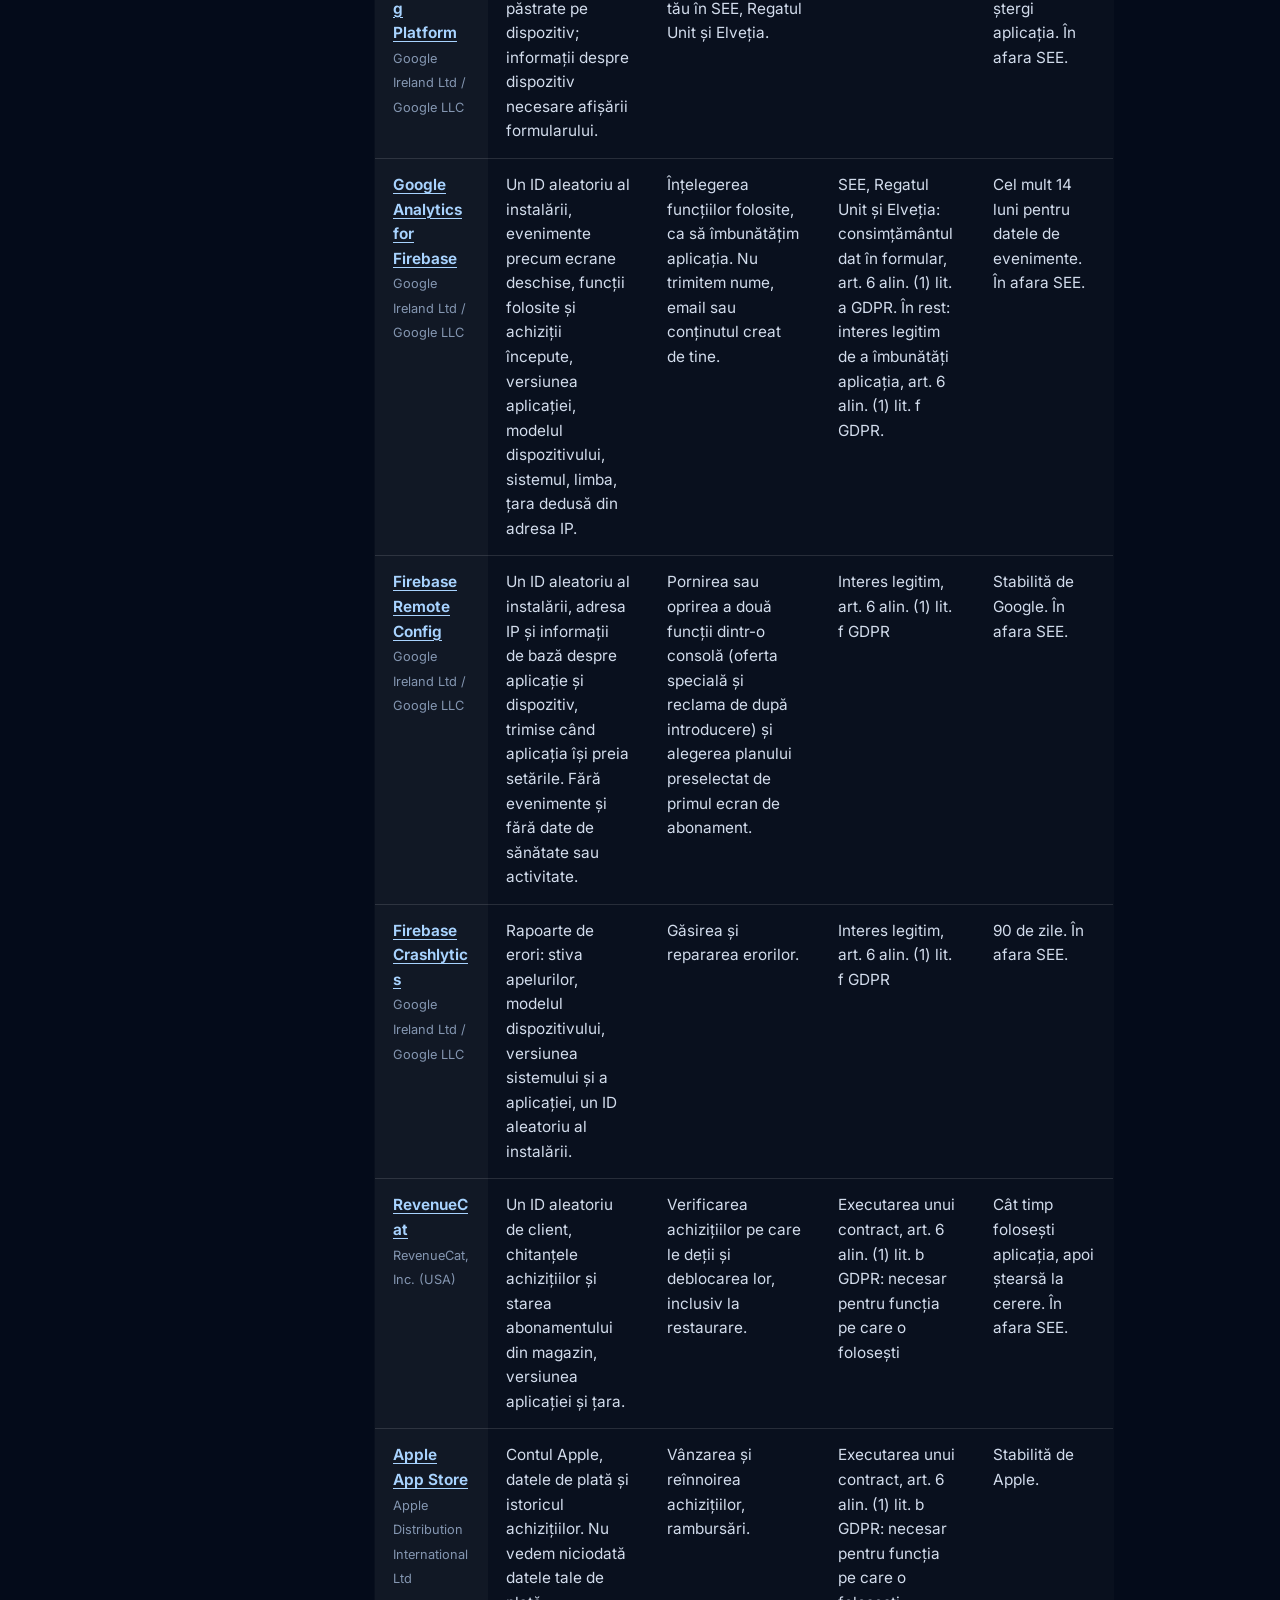
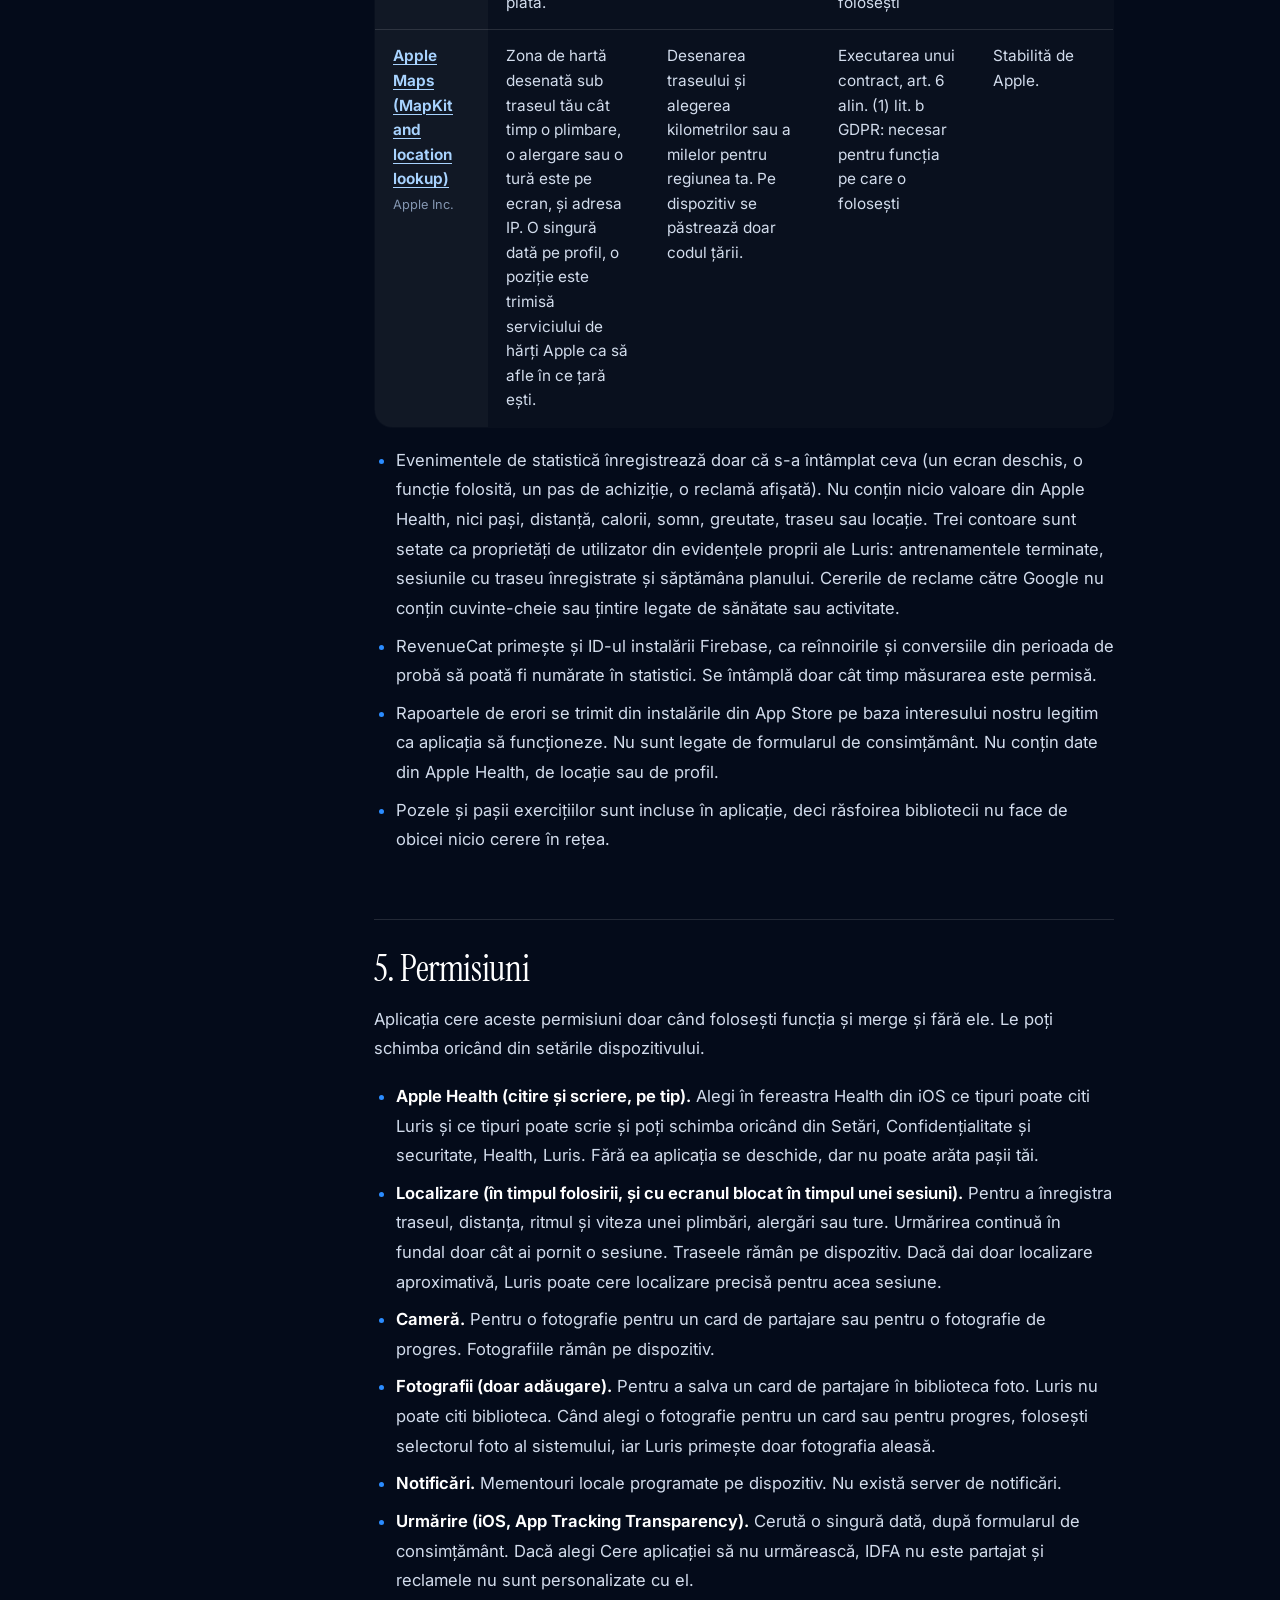
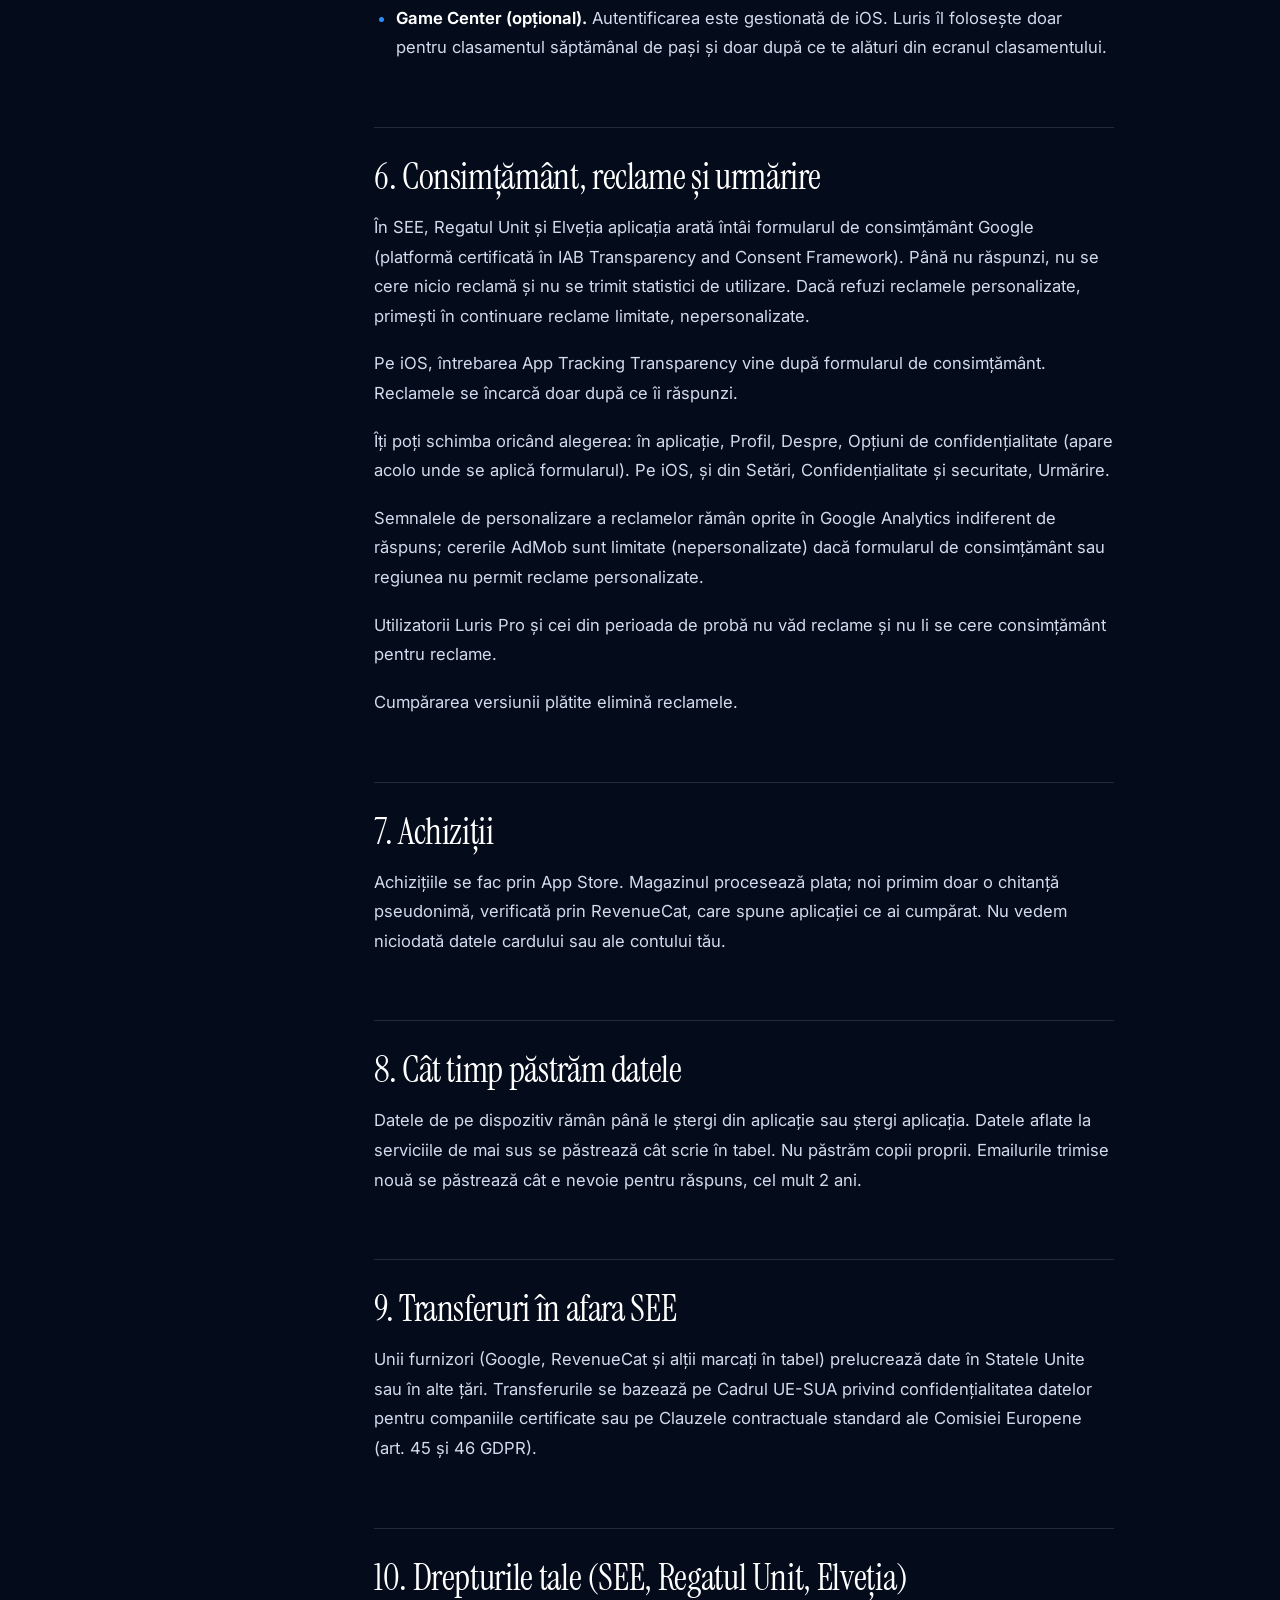
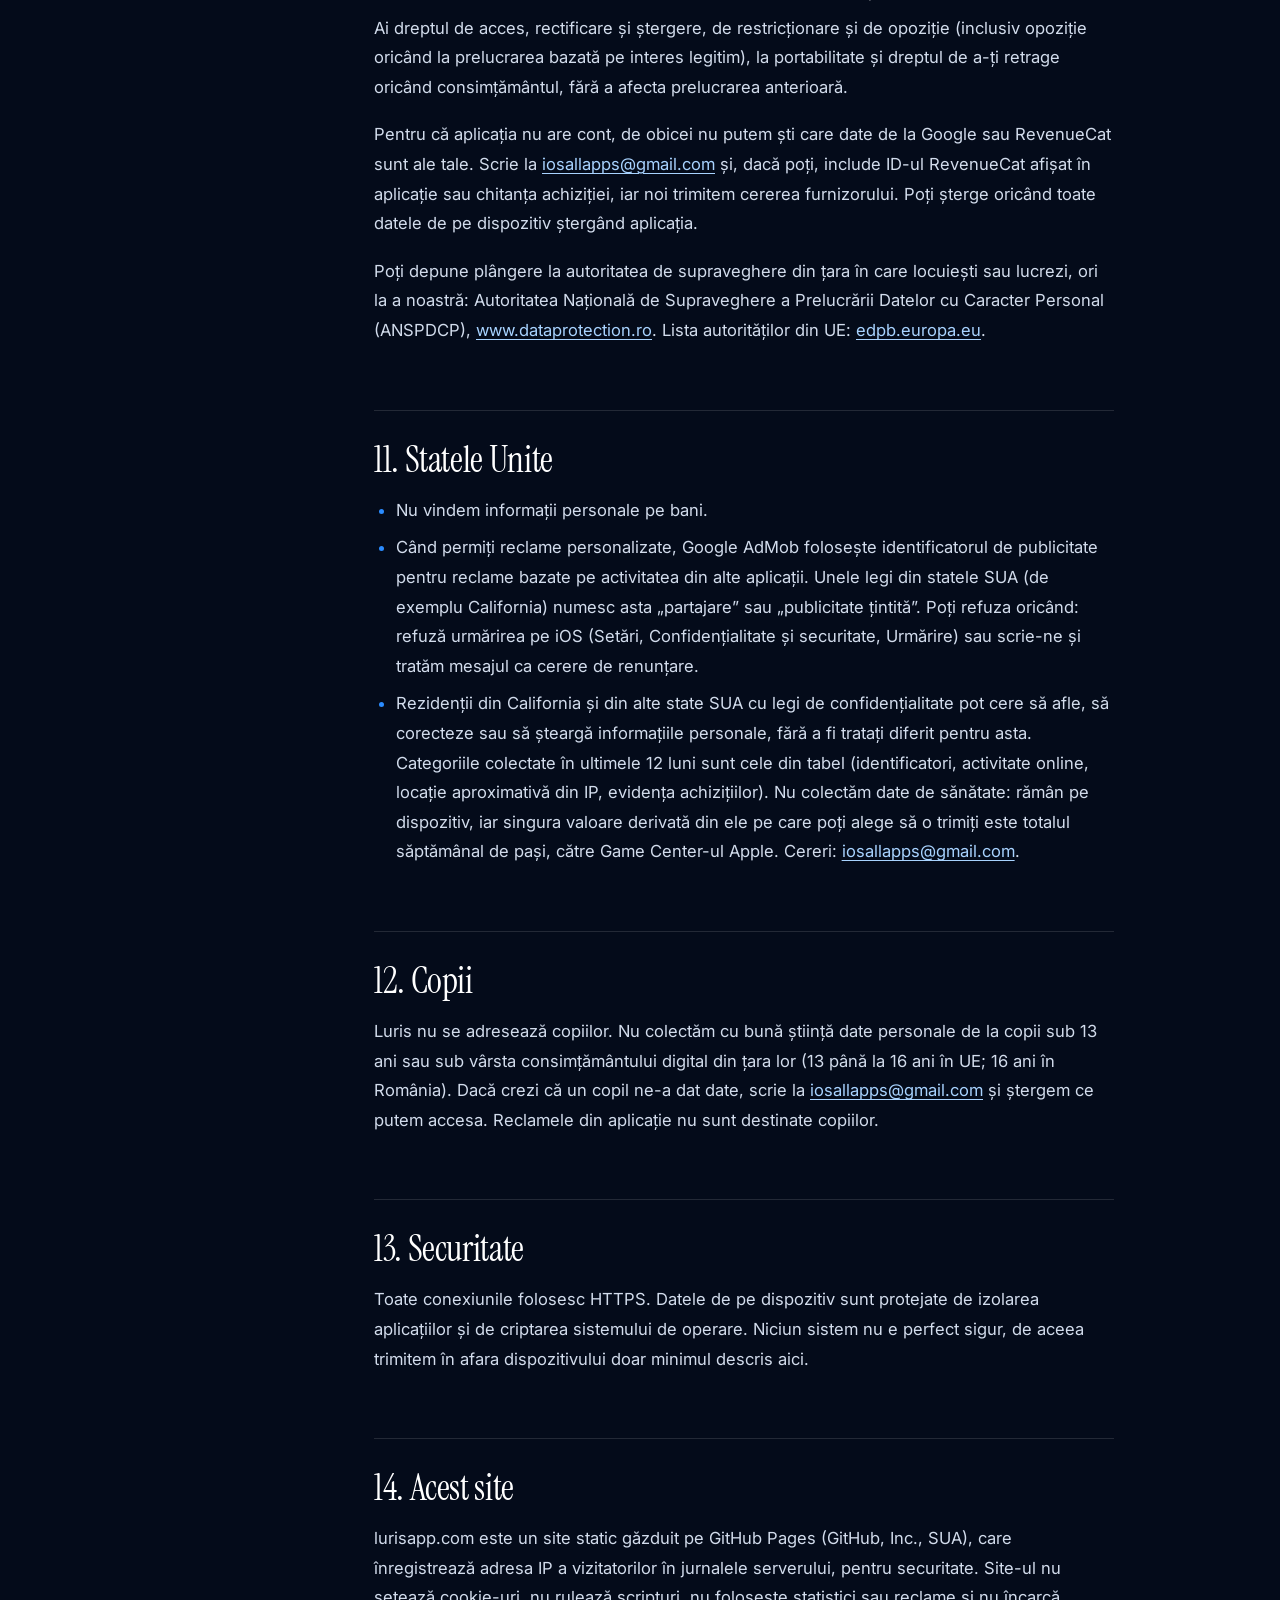
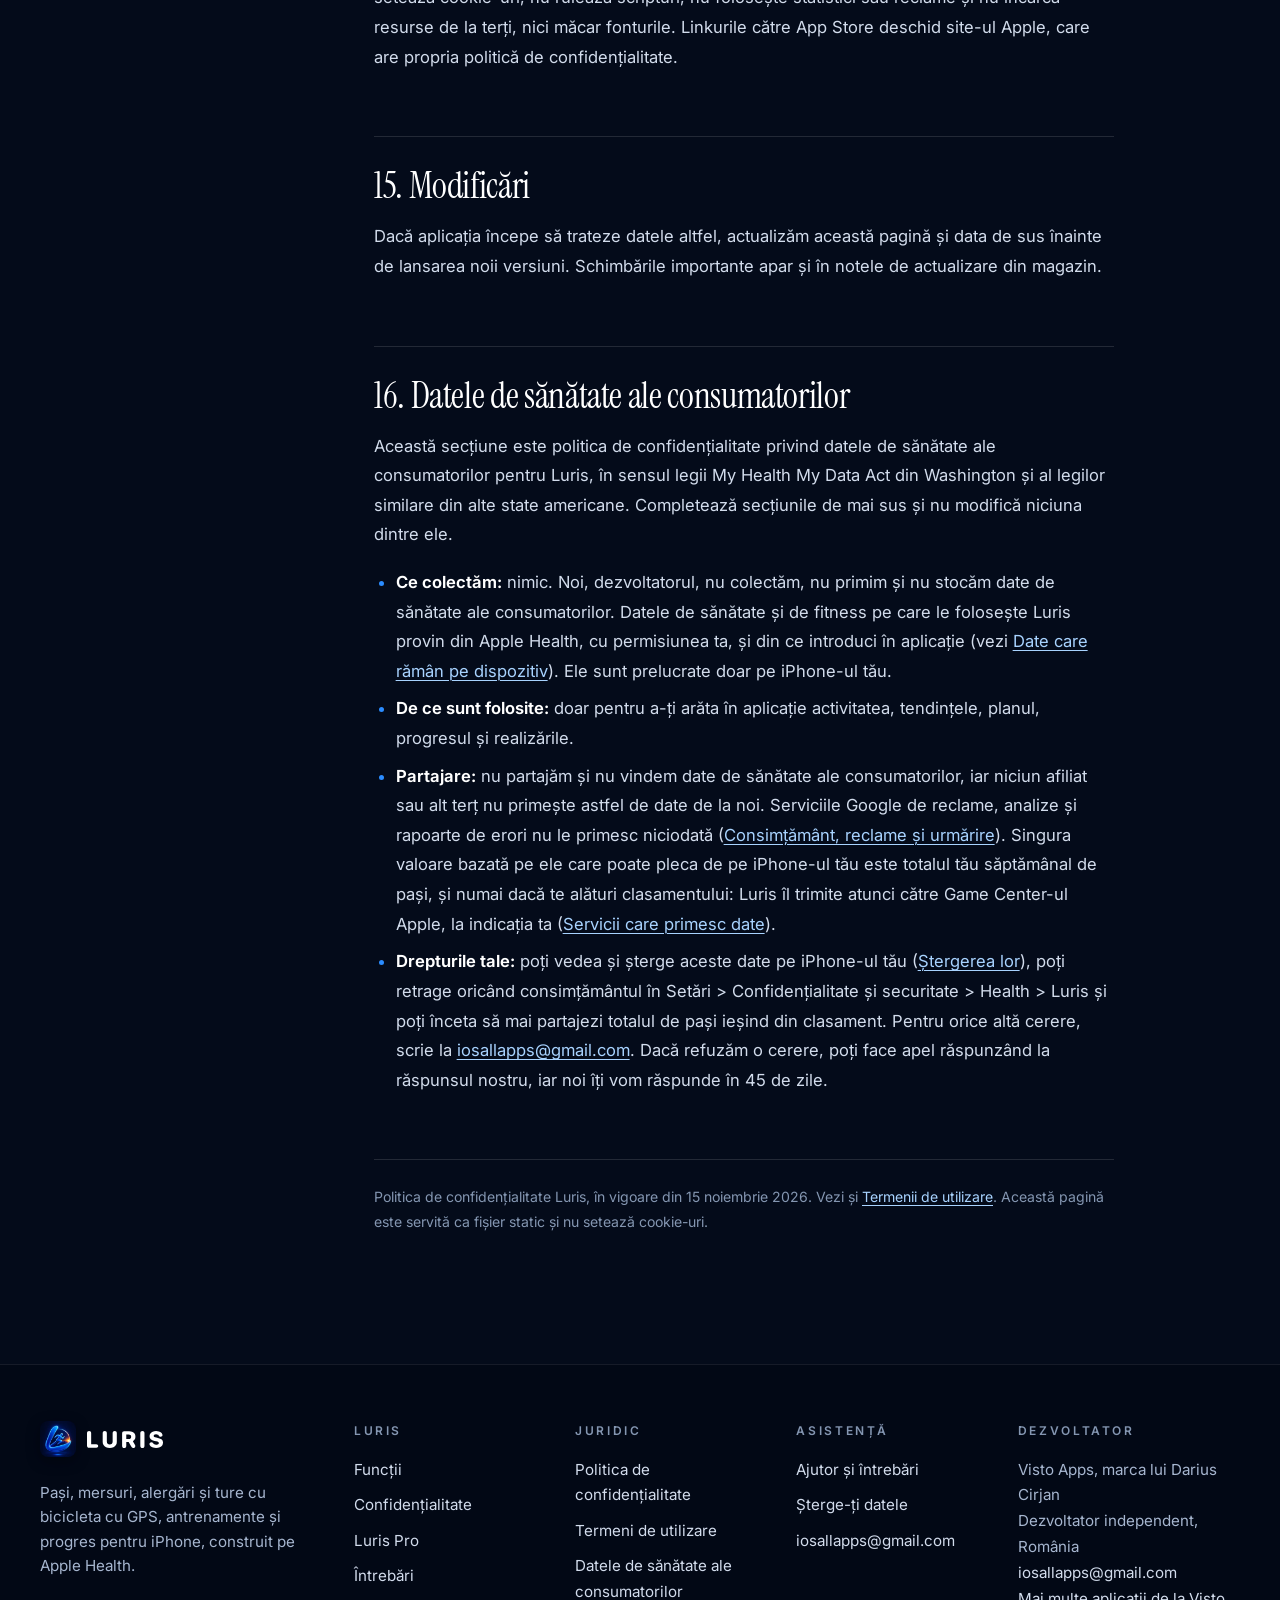
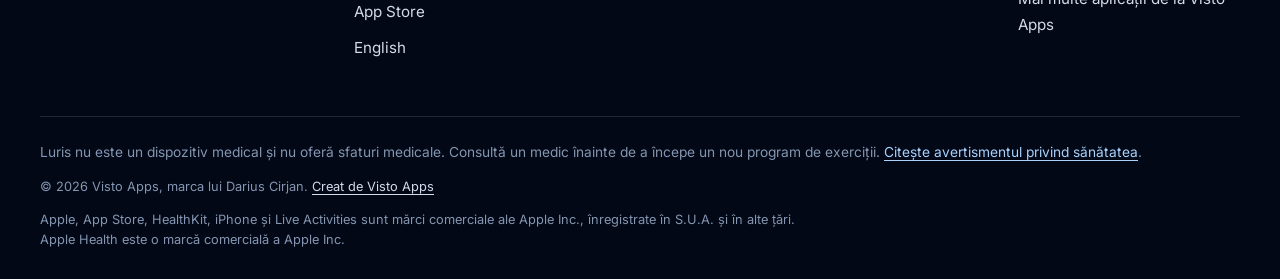
<file: ro/privacy.html>
<!DOCTYPE html>
<html lang="ro">
<head>
    <meta charset="utf-8">
    <!-- build:head -->
    <meta http-equiv="Content-Security-Policy" content="default-src 'none'; img-src 'self' data:; style-src 'self'; font-src 'self'; connect-src 'self'; media-src 'self'; manifest-src 'self'; base-uri 'none'; form-action 'none'; upgrade-insecure-requests">
    <meta name="referrer" content="strict-origin-when-cross-origin">
    <meta name="viewport" content="width=device-width, initial-scale=1, viewport-fit=cover">
    <meta name="color-scheme" content="dark">
    <meta name="theme-color" content="#040b1a">
    <meta name="apple-itunes-app" content="app-id=6813596103">
    <link rel="icon" href="/favicon.ico" sizes="48x48">
    <link rel="icon" type="image/png" sizes="32x32" href="/favicon-32.png">
    <link rel="apple-touch-icon" href="/apple-touch-icon.png">
    <link rel="preload" href="/assets/fonts/inter.woff2" as="font" type="font/woff2" crossorigin>
    <link rel="preload" href="/assets/fonts/instrument-serif.woff2" as="font" type="font/woff2" crossorigin>
    <link rel="stylesheet" href="/styles.css?v=fd846e5a4f">
    <!-- /build:head -->
    <!-- build:meta -->
    <title>Politica de confidențialitate Luris</title>
    <meta name="description" content="Cum tratează Luris datele tale: datele de sănătate rămân pe iPhone. Reclame, analize și rapoarte de erori Google, achiziții RevenueCat, ce ajunge la Apple.">
    <link rel="canonical" href="https://lurisapp.com/ro/privacy.html">
    <link rel="alternate" hreflang="en" href="https://lurisapp.com/privacy.html">
    <link rel="alternate" hreflang="ro" href="https://lurisapp.com/ro/privacy.html">
    <link rel="alternate" hreflang="x-default" href="https://lurisapp.com/privacy.html">
    <meta property="og:type" content="article">
    <meta property="og:site_name" content="Luris">
    <meta property="og:locale" content="ro_RO">
    <meta property="og:locale:alternate" content="en_US">
    <meta property="og:url" content="https://lurisapp.com/ro/privacy.html">
    <meta property="og:title" content="Politica de confidențialitate Luris">
    <meta property="og:description" content="Datele de sănătate rămân pe iPhone. Ce ajunge la Apple și nimic către dezvoltator.">
    <meta property="og:image" content="https://lurisapp.com/og-image.jpg">
    <meta property="og:image:type" content="image/jpeg">
    <meta property="og:image:width" content="1200">
    <meta property="og:image:height" content="630">
    <meta property="og:image:alt" content="Luris on two iPhones, the Home tab with today&#x27;s steps ring and a run drawn on the map, over a runner at dusk, beside the words Everything you need to move more.">
    <meta name="twitter:card" content="summary_large_image">
    <meta name="twitter:title" content="Politica de confidențialitate Luris">
    <meta name="twitter:description" content="Datele de sănătate rămân pe iPhone. Ce ajunge la Apple și nimic către dezvoltator.">
    <meta name="twitter:image" content="https://lurisapp.com/og-image.jpg">
    <meta name="twitter:image:alt" content="Luris on two iPhones, the Home tab with today&#x27;s steps ring and a run drawn on the map, over a runner at dusk, beside the words Everything you need to move more.">
    <!-- /build:meta -->
    <!-- build:jsonld -->
    <script type="application/ld+json">
    {
      "@context": "https://schema.org",
      "@type": "BreadcrumbList",
      "itemListElement": [
        {
          "@type": "ListItem",
          "position": 1,
          "name": "Luris",
          "item": "https://lurisapp.com/ro/"
        },
        {
          "@type": "ListItem",
          "position": 2,
          "name": "Politica de confidențialitate",
          "item": "https://lurisapp.com/ro/privacy.html"
        }
      ]
    }
    </script>
    <!-- /build:jsonld -->
</head>
<body>
    <a class="skip-link" href="#main">Skip to content</a>
    <!-- build:sprite -->
    <svg class="sprite" aria-hidden="true" focusable="false">
        <defs>
        <linearGradient id="laurel-gold" x1="0" y1="0" x2="0" y2="1"><stop offset="0" stop-color="#FFE08A"/><stop offset=".55" stop-color="#F5B83D"/><stop offset="1" stop-color="#D98A1C"/></linearGradient>
        <symbol id="wordmark" viewBox="0 0 6679 1493"><path fill="currentColor" d="M183.2 1467.8Q96.4 1467.8 48.2 1417.6Q0 1367.3 0 1276.2V193.9Q0 102 48.2 52.2Q96.4 2.4 183.2 2.4Q270 2.4 318.2 52.2Q366.4 102 366.4 193.9V1171.3H818.8Q891.9 1171.3 936.9 1210.2Q981.9 1249.2 981.9 1319.5Q981.9 1389.9 937.7 1428.8Q893.4 1467.8 818.8 1467.8ZM1998.9 1492.5Q1811.5 1492.5 1671.5 1425.9Q1531.6 1359.3 1454.7 1238.3Q1377.8 1117.3 1377.8 955.7V193.9Q1377.8 102 1425.9 52.2Q1474.1 2.4 1561 2.4Q1647.8 2.4 1696 52.2Q1744.2 102 1744.2 193.9V916.9Q1744.2 1042.5 1810.1 1113.8Q1876.1 1185.2 1998.9 1185.2Q2122 1185.2 2187.8 1113.8Q2253.6 1042.5 2253.6 916.9V193.9Q2253.6 102 2301.8 52.2Q2350 2.4 2436.8 2.4Q2523.7 2.4 2571.8 52.2Q2620 102 2620 193.9V955.7Q2620 1117.3 2543.1 1238.3Q2466.2 1359.3 2326.6 1425.9Q2187.1 1492.5 1998.9 1492.5ZM3267.7 1491.1Q3181.1 1491.1 3132.8 1440.8Q3084.5 1390.5 3084.5 1299.6V216.3Q3084.5 124.4 3132.7 74.6Q3180.9 24.8 3267.7 24.8H3701.9Q3882.2 24.8 4005.5 81.7Q4128.9 138.6 4192.4 245.1Q4255.9 351.5 4255.9 500.6Q4255.9 627.9 4198.8 734.5Q4141.6 841 4030.8 897L4208.5 1197.7Q4232.5 1237.3 4239.9 1264Q4247.4 1290.7 4247.4 1323.3Q4247.4 1396.5 4195.6 1443.8Q4143.9 1491.1 4064.4 1491.1Q4019.8 1491.1 3989.1 1478.4Q3958.4 1465.6 3932.6 1434.3Q3906.7 1402.9 3874.8 1347.5L3661.5 963.2Q3661.5 963.2 3661.5 963.2Q3661.5 963.2 3661.5 963.2H3450.9V1299.6Q3450.9 1390.5 3402.7 1440.8Q3354.6 1491.1 3267.7 1491.1ZM3450.9 711.8H3666.1Q3766.9 711.8 3824 656.6Q3881.2 601.4 3881.2 507.4Q3881.2 415.6 3822.4 358.6Q3763.7 301.7 3664.9 301.7H3450.9ZM4868.5 1490.2Q4781.6 1490.2 4733.5 1440Q4685.3 1389.7 4685.3 1298.6V193.9Q4685.3 102 4733.5 52.2Q4781.6 2.4 4868.5 2.4Q4955.3 2.4 5003.5 52.2Q5051.7 102 5051.7 193.9V1298.6Q5051.7 1389.7 5003.5 1440Q4955.3 1490.2 4868.5 1490.2ZM6072.3 1492.5Q5916.5 1492.5 5801.5 1456.8Q5686.6 1421.1 5613.7 1360.3Q5540.8 1299.6 5510.8 1225.6Q5501.4 1202.9 5496.5 1180Q5491.6 1157.2 5491.6 1134.3Q5491.6 1065.3 5536.3 1023.1Q5580.9 980.9 5650.2 980.9Q5704.1 980.9 5742.8 1002.3Q5781.5 1023.6 5816.7 1077.9Q5841 1122.1 5880.5 1150.9Q5920 1179.6 5970.6 1192.8Q6021.1 1206 6078.5 1206Q6150.5 1206 6203.3 1186.3Q6256.2 1166.7 6285.5 1132.2Q6314.9 1097.7 6314.9 1054.2Q6314.9 993.8 6262.9 959.2Q6210.9 924.7 6082.3 900.1L5933.7 872Q5718.2 831.9 5607.5 726.8Q5496.8 621.6 5496.8 457Q5496.8 318.1 5571 215.5Q5645.1 112.9 5774.3 56.5Q5903.4 0 6070 0Q6207.8 0 6318.6 33.9Q6429.4 67.8 6506.2 132.6Q6582.9 197.4 6617.3 289.3Q6632.3 326.4 6632.3 367.9Q6632.3 431.6 6590.2 470.8Q6548.1 510 6478.4 510.8Q6419.2 510.8 6378.5 487.4Q6337.8 464.1 6305.9 411.7Q6282.5 367 6248.2 339.6Q6213.9 312.2 6170 299.4Q6126.2 286.5 6072.6 286.5Q6006.3 286.5 5959.1 305Q5911.9 323.4 5886.6 356.1Q5861.3 388.7 5861.3 431.4Q5861.3 488.9 5913.6 523Q5965.9 557.2 6083.4 580L6231.9 608.2Q6463.3 651.8 6571.3 750Q6679.4 848.2 6679.4 1018.8Q6679.4 1163.3 6606.9 1269.9Q6534.4 1376.6 6398.5 1434.6Q6262.6 1492.5 6072.3 1492.5Z"/></symbol>
        <symbol id="i-check" viewBox="0 0 24 24"><circle cx="12" cy="12" r="11" fill="currentColor" fill-opacity=".16"/><path fill="none" stroke="currentColor" stroke-width="2.2" stroke-linecap="round" stroke-linejoin="round" d="m7.5 12.4 3 3 6-6.4"/></symbol>
        <symbol id="i-widget" viewBox="0 0 24 24"><g fill="none" stroke="currentColor" stroke-width="2"><rect x="3.5" y="3.5" width="7" height="7" rx="2"/><rect x="13.5" y="3.5" width="7" height="7" rx="2"/><rect x="3.5" y="13.5" width="17" height="7" rx="2"/></g></symbol>
        <symbol id="i-live" viewBox="0 0 24 24"><g fill="none" stroke="currentColor" stroke-width="2" stroke-linecap="round"><rect x="6" y="2.5" width="12" height="19" rx="3.2"/><rect x="9" y="5.3" width="6" height="2.2" rx="1.1" fill="currentColor" stroke="none"/><path d="M9 15.5h6"/></g></symbol>
        <symbol id="i-ruler" viewBox="0 0 24 24"><g fill="none" stroke="currentColor" stroke-width="2" stroke-linecap="round" stroke-linejoin="round"><path d="M3.6 16.2 16.2 3.6a1.4 1.4 0 0 1 2 0l2.2 2.2a1.4 1.4 0 0 1 0 2L7.8 20.4a1.4 1.4 0 0 1-2 0l-2.2-2.2a1.4 1.4 0 0 1 0-2z"/><path d="m7.4 12.4 2 2M10.4 9.4l1.4 1.4M13.4 6.4l2 2"/></g></symbol>
        <symbol id="i-globe" viewBox="0 0 24 24"><g fill="none" stroke="currentColor" stroke-width="2"><circle cx="12" cy="12" r="9"/><path d="M3 12h18M12 3c2.5 2.6 3.8 5.6 3.8 9s-1.3 6.4-3.8 9c-2.5-2.6-3.8-5.6-3.8-9S9.5 5.6 12 3z"/></g></symbol>
        <symbol id="i-watch" viewBox="0 0 24 24"><g fill="none" stroke="currentColor" stroke-width="2" stroke-linejoin="round"><rect x="6" y="6" width="12" height="12" rx="3.4"/><path d="M8.5 6 9.3 2.5h5.4L15.5 6M8.5 18l.8 3.5h5.4l.8-3.5"/></g></symbol>
        <symbol id="i-user" viewBox="0 0 24 24"><g fill="none" stroke="currentColor" stroke-width="2" stroke-linecap="round"><circle cx="12" cy="8" r="4"/><path d="M4.5 20.5a7.5 7.5 0 0 1 15 0"/></g></symbol>
        <symbol id="i-phone" viewBox="0 0 24 24"><g fill="none" stroke="currentColor" stroke-width="2" stroke-linecap="round" stroke-linejoin="round"><rect x="6" y="2.5" width="12" height="19" rx="3"/><path d="M10.2 12.2h3.6v3.3h-3.6zM10.9 12.2v-1.1a1.1 1.1 0 0 1 2.2 0v1.1"/></g></symbol>
        <symbol id="i-out" viewBox="0 0 24 24"><g fill="none" stroke="currentColor" stroke-width="2" stroke-linecap="round" stroke-linejoin="round"><path d="M14 4h6v6M20 4l-8.5 8.5"/><path d="M18 14v4.5a1.5 1.5 0 0 1-1.5 1.5h-11A1.5 1.5 0 0 1 4 18.5v-11A1.5 1.5 0 0 1 5.5 6H10"/></g></symbol>
        <symbol id="i-clock" viewBox="0 0 24 24"><g fill="none" stroke="currentColor" stroke-width="2" stroke-linecap="round"><circle cx="12" cy="12" r="9"/><path d="M12 7v5l3.2 2"/></g></symbol>
        <symbol id="i-mail" viewBox="0 0 24 24"><g fill="none" stroke="currentColor" stroke-width="2" stroke-linejoin="round"><rect x="3" y="5" width="18" height="14" rx="2.5"/><path d="m3.8 6.5 8.2 6.3 8.2-6.3"/></g></symbol>
        <symbol id="i-heart" viewBox="0 0 24 24"><path fill="currentColor" d="M12 20.6s-7.9-4.7-9.4-9.7C1.5 7.3 3.8 4 7.2 4c2 0 3.6 1.1 4.8 2.8C13.2 5.1 14.8 4 16.8 4c3.4 0 5.7 3.3 4.6 6.9-1.5 5-9.4 9.7-9.4 9.7z"/></symbol>
        <symbol id="i-route" viewBox="0 0 24 24"><g fill="none" stroke="currentColor" stroke-width="2" stroke-linecap="round" stroke-linejoin="round"><circle cx="6" cy="18" r="2.4"/><circle cx="18" cy="6" r="2.4"/><path d="M8.4 18H15a3 3 0 0 0 0-6H9a3 3 0 0 1 0-6h6.6"/></g></symbol>
        <symbol id="i-lock" viewBox="0 0 24 24"><g fill="none" stroke="currentColor" stroke-width="2" stroke-linecap="round" stroke-linejoin="round"><rect x="4.5" y="10.5" width="15" height="10.5" rx="2.6"/><path d="M8 10.5V7.8a4 4 0 0 1 8 0v2.7"/></g></symbol>
        <symbol id="i-trash" viewBox="0 0 24 24"><g fill="none" stroke="currentColor" stroke-width="2" stroke-linecap="round" stroke-linejoin="round"><path d="M4 6.5h16M9.5 6.5V4.8c0-.7.5-1.3 1.3-1.3h2.4c.8 0 1.3.6 1.3 1.3v1.7M6.2 6.5l.9 12.6c.1 1 .9 1.9 2 1.9h5.8c1.1 0 1.9-.8 2-1.9l.9-12.6M10 10.5v6.5M14 10.5v6.5"/></g></symbol>
        <symbol id="i-shield" viewBox="0 0 24 24"><g fill="none" stroke="currentColor" stroke-width="2" stroke-linecap="round" stroke-linejoin="round"><path d="M12 2.8 4.5 5.6v5.8c0 4.8 3.2 8.4 7.5 9.8 4.3-1.4 7.5-5 7.5-9.8V5.6z"/><path d="m8.8 12 2.3 2.3 4.2-4.6"/></g></symbol>
        <symbol id="i-ad" viewBox="0 0 24 24"><g fill="none" stroke="currentColor" stroke-width="2" stroke-linecap="round" stroke-linejoin="round"><rect x="2.5" y="5" width="19" height="14" rx="3"/><path d="m6.5 15.5 2.4-7 2.4 7M7.3 13.3h3.2M14 8.5v7h1.6a3.5 3.5 0 0 0 0-7z"/></g></symbol>
        <symbol id="i-chart" viewBox="0 0 24 24"><g fill="none" stroke="currentColor" stroke-width="2" stroke-linecap="round" stroke-linejoin="round"><path d="M3.5 20.5h17"/><path d="m4.5 15.5 5-5 3.5 3.5 6.5-7"/><path d="M15.5 7h4v4"/></g></symbol>
        <symbol id="i-card" viewBox="0 0 24 24"><g fill="none" stroke="currentColor" stroke-width="2" stroke-linecap="round" stroke-linejoin="round"><rect x="5" y="2.5" width="14" height="19" rx="2.6"/><path d="m5 16 4.2-4.2a1.6 1.6 0 0 1 2.3 0L19 19"/><circle cx="14.5" cy="8" r="1.8"/></g></symbol>
        <symbol id="i-spark" viewBox="0 0 24 24"><path fill="currentColor" d="M12 2.5c.5 4.6 2.9 7 7.5 7.5v.1c-4.6.5-7 2.9-7.5 7.5h-.1c-.5-4.6-2.9-7-7.4-7.5v-.1c4.5-.5 6.9-2.9 7.4-7.5zM19 15.5c.2 1.9 1.1 2.8 3 3-1.9.2-2.8 1.1-3 3-.2-1.9-1.1-2.8-3-3 1.9-.2 2.8-1.1 3-3z"/></symbol>
        <symbol id="i-card-user" viewBox="0 0 24 24"><g fill="none" stroke="currentColor" stroke-width="2" stroke-linecap="round" stroke-linejoin="round"><rect x="2.5" y="4.5" width="19" height="15" rx="3"/><circle cx="12" cy="10.5" r="2.8"/><path d="M7 17.5a5.6 5.6 0 0 1 10 0"/></g></symbol>
        <symbol id="i-trophy" viewBox="0 0 24 24"><g fill="none" stroke="currentColor" stroke-width="2" stroke-linecap="round" stroke-linejoin="round"><path d="M7.5 3.5h9v6a4.5 4.5 0 0 1-9 0z"/><path d="M7.5 5.5H4.5v1.5a3 3 0 0 0 3 3M16.5 5.5h3v1.5a3 3 0 0 1-3 3"/><path d="M12 14v3.5M8.5 20.5h7M9.5 17.5h5"/></g></symbol>
        <symbol id="i-plus" viewBox="0 0 24 24"><path fill="none" stroke="currentColor" stroke-width="2" stroke-linecap="round" d="M12 5v14M5 12h14"/></symbol>
        <symbol id="i-arrow" viewBox="0 0 24 24"><path fill="none" stroke="currentColor" stroke-width="2" stroke-linecap="round" stroke-linejoin="round" d="M5 12h14m-5.5-5.5L19 12l-5.5 5.5"/></symbol>
        <symbol id="i-dumbbell" viewBox="0 0 24 24"><g fill="none" stroke="currentColor" stroke-width="2" stroke-linecap="round" stroke-linejoin="round"><path d="M8 12h8M3.5 9.5v5M20.5 9.5v5"/><rect x="5.5" y="7" width="3" height="10" rx="1.2"/><rect x="15.5" y="7" width="3" height="10" rx="1.2"/></g></symbol>
        <symbol id="laurel" viewBox="0 0 64 96"><g fill="url(#laurel-gold)"><path d="M40.5 86.0A40 40 0 0 1 33.4 18.5" fill="none" stroke="url(#laurel-gold)" stroke-width="2.4" stroke-linecap="round"/><path d="M0 0C4-3.8 4.2-11.2 0-16.5C-4.2-11.2-4-3.8 0 0Z" transform="translate(36.8 83.9) rotate(268.0) scale(1.20)"/><path d="M0 0C4-3.8 4.2-11.2 0-16.5C-4.2-11.2-4-3.8 0 0Z" transform="translate(36.8 83.9) rotate(342.0) scale(1.20)"/><path d="M0 0C4-3.8 4.2-11.2 0-16.5C-4.2-11.2-4-3.8 0 0Z" transform="translate(27.0 75.3) rotate(286.8) scale(1.12)"/><path d="M0 0C4-3.8 4.2-11.2 0-16.5C-4.2-11.2-4-3.8 0 0Z" transform="translate(27.0 75.3) rotate(360.8) scale(1.12)"/><path d="M0 0C4-3.8 4.2-11.2 0-16.5C-4.2-11.2-4-3.8 0 0Z" transform="translate(20.5 63.9) rotate(305.6) scale(1.04)"/><path d="M0 0C4-3.8 4.2-11.2 0-16.5C-4.2-11.2-4-3.8 0 0Z" transform="translate(20.5 63.9) rotate(379.6) scale(1.04)"/><path d="M0 0C4-3.8 4.2-11.2 0-16.5C-4.2-11.2-4-3.8 0 0Z" transform="translate(18.0 51.1) rotate(324.4) scale(0.96)"/><path d="M0 0C4-3.8 4.2-11.2 0-16.5C-4.2-11.2-4-3.8 0 0Z" transform="translate(18.0 51.1) rotate(398.4) scale(0.96)"/><path d="M0 0C4-3.8 4.2-11.2 0-16.5C-4.2-11.2-4-3.8 0 0Z" transform="translate(19.8 38.2) rotate(343.2) scale(0.88)"/><path d="M0 0C4-3.8 4.2-11.2 0-16.5C-4.2-11.2-4-3.8 0 0Z" transform="translate(19.8 38.2) rotate(417.2) scale(0.88)"/><path d="M0 0C4-3.8 4.2-11.2 0-16.5C-4.2-11.2-4-3.8 0 0Z" transform="translate(25.6 26.5) rotate(362.0) scale(0.80)"/><path d="M0 0C4-3.8 4.2-11.2 0-16.5C-4.2-11.2-4-3.8 0 0Z" transform="translate(25.6 26.5) rotate(436.0) scale(0.80)"/><path d="M0 0C4-3.8 4.2-11.2 0-16.5C-4.2-11.2-4-3.8 0 0Z" transform="translate(33.4 18.5) rotate(-6) scale(.78)"/></g></symbol>
        </defs>
    </svg>
    <!-- /build:sprite -->
    <!-- build:header -->
    <header class="site-header">
        <div class="container bar">
            <a class="brand" href="/ro/" aria-label="Luris, acasă"><img src="/img/app-icon-128.webp" width="36" height="36" alt=""><svg class="wordmark" viewBox="0 0 6679 1493" aria-hidden="true" focusable="false"><use href="#wordmark"/></svg></a>
            <nav class="nav" aria-label="Primary">
                <a class="nav-wide" href="/ro/#features">Funcții</a>
                <a class="nav-wide" href="/ro/#privacy">Confidențialitate</a>
                <a class="nav-wide" href="/ro/#pro">Luris Pro</a>
                <a class="nav-wide" href="/ro/#questions">Întrebări</a>
                <a href="/ro/support.html">Asistență</a>
                <a class="lang-switch" href="/privacy.html" hreflang="en" lang="en">English</a>
                <a class="btn btn-primary btn-small" href="https://apps.apple.com/app/id6813596103?ct=web-header&amp;mt=8" aria-label="Descarcă Luris din App Store">Descarcă Luris</a>
            </nav>
        </div>
    </header>
    <!-- /build:header -->

    <main id="main" class="legal-main">
        <header class="page-hero">
            <div class="container">
                <p class="eyebrow">Juridic</p>
                <h1>Politica de confidențialitate</h1>
                <p class="meta"><strong>Ultima actualizare:</strong> 15 noiembrie 2026</p>
            </div>
        </header>
        <div class="container legal-layout">
        <aside class="toc-rail">
        <nav class="toc glass" aria-labelledby="toc-title">
        <h2 id="toc-title">Cuprins</h2>
        <ol>
        <li><a href="#intro">Cine suntem</a></li>
        <li><a href="#glance">Pe scurt</a></li>
        <li><a href="#local">Date care rămân pe dispozitiv</a></li>
        <li><a href="#services">Servicii care primesc date</a></li>
        <li><a href="#permissions">Permisiuni</a></li>
        <li><a href="#consent">Consimțământ, reclame și urmărire</a></li>
        <li><a href="#purchases">Achiziții</a></li>
        <li><a href="#retention">Cât timp păstrăm datele</a></li>
        <li><a href="#transfers">Transferuri în afara SEE</a></li>
        <li><a href="#rights">Drepturile tale (SEE, Regatul Unit, Elveția)</a></li>
        <li><a href="#us">Statele Unite</a></li>
        <li><a href="#children">Copii</a></li>
        <li><a href="#security">Securitate</a></li>
        <li><a href="#website">Acest site</a></li>
        <li><a href="#changes">Modificări</a></li>
        <li><a href="#consumer-health-data">Datele de sănătate ale consumatorilor</a></li>
        </ol>
        </nav>
        </aside>
        <article class="legal">
        <section id="intro" class="legal-section"><h2>1. Cine suntem</h2><p>Visto Apps este marca lui Darius Cirjan, dezvoltatorul și operatorul de date. Această politică explică ce fac aplicația Luris (iOS) și site-ul https://lurisapp.com cu datele personale.</p><p>Contact pentru orice întrebare sau cerere privind datele: <a href="mailto:iosallapps@gmail.com">iosallapps@gmail.com</a>. Site: <a href="https://vistoapps.com" rel="noopener">vistoapps.com</a>. Răspundem în cel mult o lună (art. 12 GDPR). Nu avem obligația de a numi un responsabil cu protecția datelor.</p><p>Ultima actualizare: 15 noiembrie 2026.</p></section>
        <section id="glance" class="legal-section"><h2>2. Pe scurt</h2><ul><li>Fără cont online. Luris nu are un server propriu care să primească datele tale. Sign in with Apple este opțional și completează doar numele.</li><li>Datele tale de sănătate rămân pe iPhone. Nu sunt folosite pentru reclame sau statistici, nu sunt vândute și nu sunt trimise nouă, Google sau RevenueCat. Singurul lucru pe care poți alege să-l trimiți este totalul săptămânal de pași, către Game Center-ul Apple, dacă te alături clasamentului.</li><li>Antrenamentele, traseele, fotografiile de progres și setările rămân pe iPhone, iar Profil, Datele tale, Șterge toate datele le elimină.</li><li>Versiunea gratuită afișează reclame Google AdMob. Reclame personalizate doar cu acordul tău; în SEE, Regatul Unit și Elveția nicio reclamă nu se încarcă înainte să răspunzi la formularul de consimțământ. Luris Pro elimină reclamele.</li><li>Statisticile de utilizare (Google Analytics for Firebase) pornesc doar când regimul de consimțământ Google le permite; nu conțin niciodată valori de sănătate, activitate sau locație. Rapoartele de erori ne ajută să reparăm problemele.</li><li>Nu vindem date personale pe bani.</li></ul></section>
        <section id="local" class="legal-section"><h2>3. Date care rămân pe dispozitiv</h2><p><p><strong>Apple Health.</strong> Cu permisiunea ta, Luris citește din Apple Health: pașii, distanța de mers și alergare, etajele urcate, energia activă, minutele de exercițiu, somnul, greutatea și procentul de grăsime corporală. Scrie în Apple Health plimbările, alergările, turele cu bicicleta și antrenamentele terminate, ca antrenamente, cu energia activă și distanța de mers și alergare (distanța de pedalare pentru o tură). Nu scrie greutate și nu scrie trasee. Acestea sunt date privind sănătatea, conform art. 9 GDPR. Sunt prelucrate pe dispozitiv, pe baza consimțământului tău explicit: permisiunea dată în fereastra Health din iOS, pe care o poți retrage oricând din Setări, Confidențialitate și securitate, Health, Luris. Datele de sănătate nu sunt folosite niciodată pentru publicitate, marketing sau statistici, nu sunt vândute, nu sunt trimise către serverele noastre (nu avem) și nu sunt trimise către Google, RevenueCat sau alt terț. Nicio valoare din Apple Health nu apare într-un eveniment de statistică, o proprietate de utilizator, o cerere de reclamă sau un raport de eroare. Singura excepție o alegi tu: dacă te alături clasamentului săptămânal, un singur număr derivat din Apple Health, totalul pașilor din săptămână, este postat în Game Center-ul Apple sub aliasul tău (vezi tabelul de mai jos).</p><p><strong>Restul rămâne pe iPhone.</strong> Profilul, obiectivele, planul, antrenamentele, istoricul și traseele plimbărilor, alergărilor și turelor, obiceiurile, provocările, realizările, fotografiile de progres, setările și numerele din widgeturi sunt păstrate în stocarea aplicației de pe iPhone. Luris nu are cont pe un server. Sign in with Apple este opțional și completează doar numele: ID-ul tău Apple și numele sunt păstrate pe iPhone, iar niciun token nu este stocat sau trimis. Notificările sunt programate pe dispozitiv. Fotografiile făcute sau alese sunt păstrate în stocarea aplicației. Un card de partajare părăsește iPhone-ul doar când îl trimiți tu undeva.</p><p><strong>Ștergerea.</strong> În aplicație, deschide Profil, apoi Datele tale și atinge Șterge toate datele. Se elimină tot ce păstrează Luris pe iPhone: baza de date, fotografiile de progres, apartenența la clasament și numele public, ID-ul și numele Sign in with Apple, setările, datele widgeturilor, notificările și orice Live Activity. Șterge contul, afișat când ești conectat cu Apple, face același lucru și te deconectează. Două lucruri rămân, iar confirmarea o spune: ce a salvat Luris în Apple Health (șterge-le din aplicația Health) și scorurile deja postate în Game Center (le gestionează Game Center). Ștergerea aplicației elimină și datele aplicației, dar detaliile Sign in with Apple pot supraviețui, deci folosește întâi Șterge toate datele.</p></p></section>
        <section id="services" class="legal-section"><h2>4. Servicii care primesc date</h2><p>Fiecare serviciu de mai jos primește date doar când rulează partea aplicației care îl folosește. Google, Apple, RevenueCat și ceilalți furnizori acționează ca operatori independenți sau ca persoane împuternicite de noi, conform propriilor condiții.</p><div class="table-wrap"><table class="legal-table"><thead><tr><th scope="col">Serviciu</th><th scope="col">Date</th><th scope="col">Scop</th><th scope="col">Temei legal</th><th scope="col">Păstrare</th></tr></thead><tbody><tr><th scope="row"><a href="https://www.apple.com/legal/privacy/data/en/health-app/" rel="noopener">Apple Health (HealthKit)</a><br><small>Apple Inc. (on your device)</small></th><td data-label="Date">Citite, doar cu permisiunea ta: pașii, distanța de mers și alergare, etajele urcate, energia activă, minutele de exercițiu, somnul, greutatea și procentul de grăsime corporală. Scrise, doar cu permisiunea ta: plimbările, alergările, turele cu bicicleta și antrenamentele terminate (ca antrenamente, cu energia activă și distanța de mers și alergare, sau distanța de pedalare pentru o tură). Nu se citește și nu se scrie nimic altceva.</td><td data-label="Scop">Afișarea activității, seriilor, realizărilor și progresului tău și salvarea sesiunilor terminate în Health. Aceste date sunt prelucrate doar pe dispozitiv.</td><td data-label="Temei legal">Consimțământ explicit, art. 9 alin. (2) lit. a GDPR, dat în aplicație</td><td data-label="Păstrare">Pe dispozitiv, până o ștergi din aplicație. Ce a salvat Luris în Apple Health rămâne acolo până o ștergi din aplicația Health.</td></tr><tr><th scope="row"><a href="https://www.apple.com/legal/privacy/" rel="noopener">Apple Game Center</a><br><small>Apple Inc.</small></th><td data-label="Date">Doar dacă te alături clasamentului săptămânal de pași: aliasul tău Game Center, un singur număr (totalul pașilor din săptămână, calculat din Apple Health) și locul tău în clasament. Ceilalți jucători văd aliasul și acest număr. Nu se trimite nimic altceva: nici pașii pe zile, nici antrenamente, nici trasee, nici altă valoare de sănătate.</td><td data-label="Scop">Afișarea clasamentului săptămânal de pași. Alăturarea este opțională și poți ieși oricând.</td><td data-label="Temei legal">Consimțământ explicit, art. 9 alin. (2) lit. a și art. 6 alin. (1) lit. a GDPR: alegi tu să te alături clasamentului.</td><td data-label="Păstrare">Stabilită de Apple. Game Center nu permite unei aplicații să șteargă un scor deja postat, deci rămâne în clasament până la resetarea săptămânală. Ieșirea oprește scorurile următoare.</td></tr><tr><th scope="row"><a href="https://policies.google.com/technologies/ads" rel="noopener">Google AdMob</a><br><small>Google Ireland Ltd / Google LLC</small></th><td data-label="Date">Identificatorul de publicitate (IDFA, doar dacă permiți urmărirea), adresa IP, informații despre dispozitiv și aplicație, afișări și atingeri ale reclamelor. Cererile de reclame nu conțin cuvinte-cheie sau țintire legate de sănătate sau activitate.</td><td data-label="Scop">Afișarea reclamelor pe tot ecranul în versiunea gratuită, niciodată în timpul unui antrenament sau al unei plimbări, alergări ori ture în desfășurare. Reclame personalizate doar cu acordul tău; altfel reclame limitate, nepersonalizate. Utilizatorii Luris Pro și cei din perioada de probă nu văd reclame.</td><td data-label="Temei legal">Reclame personalizate: consimțământ, art. 6 alin. (1) lit. a GDPR și art. 5 alin. (3) ePrivacy. Reclame limitate: interes legitim de a finanța aplicația gratuită, art. 6 alin. (1) lit. f GDPR.</td><td data-label="Păstrare">Stabilită de Google (vezi politica sa). În afara SEE.</td></tr><tr><th scope="row"><a href="https://policies.google.com/privacy" rel="noopener">Google User Messaging Platform</a><br><small>Google Ireland Ltd / Google LLC</small></th><td data-label="Date">Alegerile tale de consimțământ (șirul IAB TCF), păstrate pe dispozitiv; informații despre dispozitiv necesare afișării formularului.</td><td data-label="Scop">Cererea și înregistrarea consimțământului tău în SEE, Regatul Unit și Elveția.</td><td data-label="Temei legal">Obligație legală, art. 6 alin. (1) lit. c GDPR</td><td data-label="Păstrare">Pe dispozitiv, până o schimbi sau ștergi aplicația. În afara SEE.</td></tr><tr><th scope="row"><a href="https://firebase.google.com/support/privacy" rel="noopener">Google Analytics for Firebase</a><br><small>Google Ireland Ltd / Google LLC</small></th><td data-label="Date">Un ID aleatoriu al instalării, evenimente precum ecrane deschise, funcții folosite și achiziții începute, versiunea aplicației, modelul dispozitivului, sistemul, limba, țara dedusă din adresa IP.</td><td data-label="Scop">Înțelegerea funcțiilor folosite, ca să îmbunătățim aplicația. Nu trimitem nume, email sau conținutul creat de tine.</td><td data-label="Temei legal">SEE, Regatul Unit și Elveția: consimțământul dat în formular, art. 6 alin. (1) lit. a GDPR. În rest: interes legitim de a îmbunătăți aplicația, art. 6 alin. (1) lit. f GDPR.</td><td data-label="Păstrare">Cel mult 14 luni pentru datele de evenimente. În afara SEE.</td></tr><tr><th scope="row"><a href="https://firebase.google.com/support/privacy" rel="noopener">Firebase Remote Config</a><br><small>Google Ireland Ltd / Google LLC</small></th><td data-label="Date">Un ID aleatoriu al instalării, adresa IP și informații de bază despre aplicație și dispozitiv, trimise când aplicația își preia setările. Fără evenimente și fără date de sănătate sau activitate.</td><td data-label="Scop">Pornirea sau oprirea a două funcții dintr-o consolă (oferta specială și reclama de după introducere) și alegerea planului preselectat de primul ecran de abonament.</td><td data-label="Temei legal">Interes legitim, art. 6 alin. (1) lit. f GDPR</td><td data-label="Păstrare">Stabilită de Google. În afara SEE.</td></tr><tr><th scope="row"><a href="https://firebase.google.com/support/privacy" rel="noopener">Firebase Crashlytics</a><br><small>Google Ireland Ltd / Google LLC</small></th><td data-label="Date">Rapoarte de erori: stiva apelurilor, modelul dispozitivului, versiunea sistemului și a aplicației, un ID aleatoriu al instalării.</td><td data-label="Scop">Găsirea și repararea erorilor.</td><td data-label="Temei legal">Interes legitim, art. 6 alin. (1) lit. f GDPR</td><td data-label="Păstrare">90 de zile. În afara SEE.</td></tr><tr><th scope="row"><a href="https://www.revenuecat.com/privacy" rel="noopener">RevenueCat</a><br><small>RevenueCat, Inc. (USA)</small></th><td data-label="Date">Un ID aleatoriu de client, chitanțele achizițiilor și starea abonamentului din magazin, versiunea aplicației și țara.</td><td data-label="Scop">Verificarea achizițiilor pe care le deții și deblocarea lor, inclusiv la restaurare.</td><td data-label="Temei legal">Executarea unui contract, art. 6 alin. (1) lit. b GDPR: necesar pentru funcția pe care o folosești</td><td data-label="Păstrare">Cât timp folosești aplicația, apoi ștearsă la cerere. În afara SEE.</td></tr><tr><th scope="row"><a href="https://www.apple.com/legal/privacy/" rel="noopener">Apple App Store</a><br><small>Apple Distribution International Ltd</small></th><td data-label="Date">Contul Apple, datele de plată și istoricul achizițiilor. Nu vedem niciodată datele tale de plată.</td><td data-label="Scop">Vânzarea și reînnoirea achizițiilor, rambursări.</td><td data-label="Temei legal">Executarea unui contract, art. 6 alin. (1) lit. b GDPR: necesar pentru funcția pe care o folosești</td><td data-label="Păstrare">Stabilită de Apple.</td></tr><tr><th scope="row"><a href="https://www.apple.com/legal/privacy/data/en/apple-maps/" rel="noopener">Apple Maps (MapKit and location lookup)</a><br><small>Apple Inc.</small></th><td data-label="Date">Zona de hartă desenată sub traseul tău cât timp o plimbare, o alergare sau o tură este pe ecran, și adresa IP. O singură dată pe profil, o poziție este trimisă serviciului de hărți Apple ca să afle în ce țară ești.</td><td data-label="Scop">Desenarea traseului și alegerea kilometrilor sau a milelor pentru regiunea ta. Pe dispozitiv se păstrează doar codul țării.</td><td data-label="Temei legal">Executarea unui contract, art. 6 alin. (1) lit. b GDPR: necesar pentru funcția pe care o folosești</td><td data-label="Păstrare">Stabilită de Apple.</td></tr></tbody></table></div><ul><li>Evenimentele de statistică înregistrează doar că s-a întâmplat ceva (un ecran deschis, o funcție folosită, un pas de achiziție, o reclamă afișată). Nu conțin nicio valoare din Apple Health, nici pași, distanță, calorii, somn, greutate, traseu sau locație. Trei contoare sunt setate ca proprietăți de utilizator din evidențele proprii ale Luris: antrenamentele terminate, sesiunile cu traseu înregistrate și săptămâna planului. Cererile de reclame către Google nu conțin cuvinte-cheie sau țintire legate de sănătate sau activitate.</li><li>RevenueCat primește și ID-ul instalării Firebase, ca reînnoirile și conversiile din perioada de probă să poată fi numărate în statistici. Se întâmplă doar cât timp măsurarea este permisă.</li><li>Rapoartele de erori se trimit din instalările din App Store pe baza interesului nostru legitim ca aplicația să funcționeze. Nu sunt legate de formularul de consimțământ. Nu conțin date din Apple Health, de locație sau de profil.</li><li>Pozele și pașii exercițiilor sunt incluse în aplicație, deci răsfoirea bibliotecii nu face de obicei nicio cerere în rețea.</li></ul></section>
        <section id="permissions" class="legal-section"><h2>5. Permisiuni</h2><p>Aplicația cere aceste permisiuni doar când folosești funcția și merge și fără ele. Le poți schimba oricând din setările dispozitivului.</p><ul><li><strong>Apple Health (citire și scriere, pe tip).</strong> Alegi în fereastra Health din iOS ce tipuri poate citi Luris și ce tipuri poate scrie și poți schimba oricând din Setări, Confidențialitate și securitate, Health, Luris. Fără ea aplicația se deschide, dar nu poate arăta pașii tăi.</li><li><strong>Localizare (în timpul folosirii, și cu ecranul blocat în timpul unei sesiuni).</strong> Pentru a înregistra traseul, distanța, ritmul și viteza unei plimbări, alergări sau ture. Urmărirea continuă în fundal doar cât ai pornit o sesiune. Traseele rămân pe dispozitiv. Dacă dai doar localizare aproximativă, Luris poate cere localizare precisă pentru acea sesiune.</li><li><strong>Cameră.</strong> Pentru o fotografie pentru un card de partajare sau pentru o fotografie de progres. Fotografiile rămân pe dispozitiv.</li><li><strong>Fotografii (doar adăugare).</strong> Pentru a salva un card de partajare în biblioteca foto. Luris nu poate citi biblioteca. Când alegi o fotografie pentru un card sau pentru progres, folosești selectorul foto al sistemului, iar Luris primește doar fotografia aleasă.</li><li><strong>Notificări.</strong> Mementouri locale programate pe dispozitiv. Nu există server de notificări.</li><li><strong>Urmărire (iOS, App Tracking Transparency).</strong> Cerută o singură dată, după formularul de consimțământ. Dacă alegi Cere aplicației să nu urmărească, IDFA nu este partajat și reclamele nu sunt personalizate cu el.</li><li><strong>Game Center (opțional).</strong> Autentificarea este gestionată de iOS. Luris îl folosește doar pentru clasamentul săptămânal de pași și doar după ce te alături din ecranul clasamentului.</li></ul></section>
        <section id="consent" class="legal-section"><h2>6. Consimțământ, reclame și urmărire</h2><p>În SEE, Regatul Unit și Elveția aplicația arată întâi formularul de consimțământ Google (platformă certificată în IAB Transparency and Consent Framework). Până nu răspunzi, nu se cere nicio reclamă și nu se trimit statistici de utilizare. Dacă refuzi reclamele personalizate, primești în continuare reclame limitate, nepersonalizate.</p><p>Pe iOS, întrebarea App Tracking Transparency vine după formularul de consimțământ. Reclamele se încarcă doar după ce îi răspunzi.</p><p>Îți poți schimba oricând alegerea: în aplicație, Profil, Despre, Opțiuni de confidențialitate (apare acolo unde se aplică formularul). Pe iOS, și din Setări, Confidențialitate și securitate, Urmărire.</p><p>Semnalele de personalizare a reclamelor rămân oprite în Google Analytics indiferent de răspuns; cererile AdMob sunt limitate (nepersonalizate) dacă formularul de consimțământ sau regiunea nu permit reclame personalizate.</p><p>Utilizatorii Luris Pro și cei din perioada de probă nu văd reclame și nu li se cere consimțământ pentru reclame.</p><p>Cumpărarea versiunii plătite elimină reclamele.</p></section>
        <section id="purchases" class="legal-section"><h2>7. Achiziții</h2><p>Achizițiile se fac prin App Store. Magazinul procesează plata; noi primim doar o chitanță pseudonimă, verificată prin RevenueCat, care spune aplicației ce ai cumpărat. Nu vedem niciodată datele cardului sau ale contului tău.</p></section>
        <section id="retention" class="legal-section"><h2>8. Cât timp păstrăm datele</h2><p>Datele de pe dispozitiv rămân până le ștergi din aplicație sau ștergi aplicația. Datele aflate la serviciile de mai sus se păstrează cât scrie în tabel. Nu păstrăm copii proprii. Emailurile trimise nouă se păstrează cât e nevoie pentru răspuns, cel mult 2 ani.</p></section>
        <section id="transfers" class="legal-section"><h2>9. Transferuri în afara SEE</h2><p>Unii furnizori (Google, RevenueCat și alții marcați în tabel) prelucrează date în Statele Unite sau în alte țări. Transferurile se bazează pe Cadrul UE-SUA privind confidențialitatea datelor pentru companiile certificate sau pe Clauzele contractuale standard ale Comisiei Europene (art. 45 și 46 GDPR).</p></section>
        <section id="rights" class="legal-section"><h2>10. Drepturile tale (SEE, Regatul Unit, Elveția)</h2><p>Ai dreptul de acces, rectificare și ștergere, de restricționare și de opoziție (inclusiv opoziție oricând la prelucrarea bazată pe interes legitim), la portabilitate și dreptul de a-ți retrage oricând consimțământul, fără a afecta prelucrarea anterioară.</p><p>Pentru că aplicația nu are cont, de obicei nu putem ști care date de la Google sau RevenueCat sunt ale tale. Scrie la <a href="mailto:iosallapps@gmail.com">iosallapps@gmail.com</a> și, dacă poți, include ID-ul RevenueCat afișat în aplicație sau chitanța achiziției, iar noi trimitem cererea furnizorului. Poți șterge oricând toate datele de pe dispozitiv ștergând aplicația.</p><p>Poți depune plângere la autoritatea de supraveghere din țara în care locuiești sau lucrezi, ori la a noastră: Autoritatea Națională de Supraveghere a Prelucrării Datelor cu Caracter Personal (ANSPDCP), <a href="https://www.dataprotection.ro" rel="noopener">www.dataprotection.ro</a>. Lista autorităților din UE: <a href="https://www.edpb.europa.eu/about-edpb/about-edpb/members_en" rel="noopener">edpb.europa.eu</a>.</p></section>
        <section id="us" class="legal-section"><h2>11. Statele Unite</h2><ul><li>Nu vindem informații personale pe bani.</li><li>Când permiți reclame personalizate, Google AdMob folosește identificatorul de publicitate pentru reclame bazate pe activitatea din alte aplicații. Unele legi din statele SUA (de exemplu California) numesc asta „partajare” sau „publicitate țintită”. Poți refuza oricând: refuză urmărirea pe iOS (Setări, Confidențialitate și securitate, Urmărire) sau scrie-ne și tratăm mesajul ca cerere de renunțare.</li><li>Rezidenții din California și din alte state SUA cu legi de confidențialitate pot cere să afle, să corecteze sau să șteargă informațiile personale, fără a fi tratați diferit pentru asta. Categoriile colectate în ultimele 12 luni sunt cele din tabel (identificatori, activitate online, locație aproximativă din IP, evidența achizițiilor). Nu colectăm date de sănătate: rămân pe dispozitiv, iar singura valoare derivată din ele pe care poți alege să o trimiți este totalul săptămânal de pași, către Game Center-ul Apple. Cereri: <a href="mailto:iosallapps@gmail.com">iosallapps@gmail.com</a>.</li></ul></section>
        <section id="children" class="legal-section"><h2>12. Copii</h2><p>Luris nu se adresează copiilor. Nu colectăm cu bună știință date personale de la copii sub 13 ani sau sub vârsta consimțământului digital din țara lor (13 până la 16 ani în UE; 16 ani în România). Dacă crezi că un copil ne-a dat date, scrie la <a href="mailto:iosallapps@gmail.com">iosallapps@gmail.com</a> și ștergem ce putem accesa. Reclamele din aplicație nu sunt destinate copiilor.</p></section>
        <section id="security" class="legal-section"><h2>13. Securitate</h2><p>Toate conexiunile folosesc HTTPS. Datele de pe dispozitiv sunt protejate de izolarea aplicațiilor și de criptarea sistemului de operare. Niciun sistem nu e perfect sigur, de aceea trimitem în afara dispozitivului doar minimul descris aici.</p></section>
        <section id="website" class="legal-section"><h2>14. Acest site</h2><p>lurisapp.com este un site static găzduit pe GitHub Pages (GitHub, Inc., SUA), care înregistrează adresa IP a vizitatorilor în jurnalele serverului, pentru securitate. Site-ul nu setează cookie-uri, nu rulează scripturi, nu folosește statistici sau reclame și nu încarcă resurse de la terți, nici măcar fonturile. Linkurile către App Store deschid site-ul Apple, care are propria politică de confidențialitate.</p></section>
        <section id="changes" class="legal-section"><h2>15. Modificări</h2><p>Dacă aplicația începe să trateze datele altfel, actualizăm această pagină și data de sus înainte de lansarea noii versiuni. Schimbările importante apar și în notele de actualizare din magazin.</p></section>
        <section id="consumer-health-data" class="legal-section"><h2>16. Datele de sănătate ale consumatorilor</h2><p>Această secțiune este politica de confidențialitate privind datele de sănătate ale consumatorilor pentru Luris, în sensul legii My Health My Data Act din Washington și al legilor similare din alte state americane. Completează secțiunile de mai sus și nu modifică niciuna dintre ele.</p><ul><li><strong>Ce colectăm:</strong> nimic. Noi, dezvoltatorul, nu colectăm, nu primim și nu stocăm date de sănătate ale consumatorilor. Datele de sănătate și de fitness pe care le folosește Luris provin din Apple Health, cu permisiunea ta, și din ce introduci în aplicație (vezi <a href="#local">Date care rămân pe dispozitiv</a>). Ele sunt prelucrate doar pe iPhone-ul tău.</li><li><strong>De ce sunt folosite:</strong> doar pentru a-ți arăta în aplicație activitatea, tendințele, planul, progresul și realizările.</li><li><strong>Partajare:</strong> nu partajăm și nu vindem date de sănătate ale consumatorilor, iar niciun afiliat sau alt terț nu primește astfel de date de la noi. Serviciile Google de reclame, analize și rapoarte de erori nu le primesc niciodată (<a href="#consent">Consimțământ, reclame și urmărire</a>). Singura valoare bazată pe ele care poate pleca de pe iPhone-ul tău este totalul tău săptămânal de pași, și numai dacă te alături clasamentului: Luris îl trimite atunci către Game Center-ul Apple, la indicația ta (<a href="#services">Servicii care primesc date</a>).</li><li><strong>Drepturile tale:</strong> poți vedea și șterge aceste date pe iPhone-ul tău (<a href="#local">Ștergerea lor</a>), poți retrage oricând consimțământul în Setări &gt; Confidențialitate și securitate &gt; Health &gt; Luris și poți înceta să mai partajezi totalul de pași ieșind din clasament. Pentru orice altă cerere, scrie la <a href="mailto:iosallapps@gmail.com">iosallapps@gmail.com</a>. Dacă refuzăm o cerere, poți face apel răspunzând la răspunsul nostru, iar noi îți vom răspunde în 45 de zile.</li></ul></section>

        <p class="legal-note">Politica de confidențialitate Luris, în vigoare din 15 noiembrie 2026. Vezi și <a href="terms.html">Termenii de utilizare</a>. Această pagină este servită ca fișier static și nu setează cookie-uri.</p>
        </article>
        </div>
    </main>

    <!-- build:footer -->
    <footer class="site-footer">
        <div class="container">
            <div class="footer-grid">
                <div class="footer-brand">
                    <a class="brand" href="/ro/" aria-label="Luris, acasă"><img src="/img/app-icon-128.webp" width="36" height="36" alt=""><svg class="wordmark" viewBox="0 0 6679 1493" aria-hidden="true" focusable="false"><use href="#wordmark"/></svg></a>
                    <p>Pași, mersuri, alergări și ture cu bicicleta cu GPS, antrenamente și progres pentru iPhone, construit pe Apple Health.</p>
                </div>
                <nav class="footer-col" aria-labelledby="footer-luris">
                    <h2 id="footer-luris">Luris</h2>
                    <ul>
                        <li><a href="/ro/#features">Funcții</a></li>
                        <li><a href="/ro/#privacy">Confidențialitate</a></li>
                        <li><a href="/ro/#pro">Luris Pro</a></li>
                        <li><a href="/ro/#questions">Întrebări</a></li>
                        <li><a href="https://apps.apple.com/app/id6813596103?ct=web-footer&amp;mt=8">App Store</a></li>
                        <li><a href="/privacy.html" hreflang="en" lang="en">English</a></li>
                    </ul>
                </nav>
                <nav class="footer-col" aria-labelledby="footer-legal">
                    <h2 id="footer-legal">Juridic</h2>
                    <ul>
                        <li><a href="/ro/privacy.html">Politica de confidențialitate</a></li>
                        <li><a href="/ro/terms.html">Termeni de utilizare</a></li>
                        <li><a href="/ro/privacy.html#consumer-health-data">Datele de sănătate ale consumatorilor</a></li>
                    </ul>
                </nav>
                <nav class="footer-col" aria-labelledby="footer-support">
                    <h2 id="footer-support">Asistență</h2>
                    <ul>
                        <li><a href="/ro/support.html">Ajutor și întrebări</a></li>
                        <li><a href="/ro/support.html#delete">Șterge-ți datele</a></li>
                        <li><a href="mailto:iosallapps@gmail.com">iosallapps@gmail.com</a></li>
                    </ul>
                </nav>
                <section class="footer-col footer-dev" aria-labelledby="footer-dev">
                    <h2 id="footer-dev">Dezvoltator</h2>
                    <p>Visto Apps, marca lui Darius Cirjan<br>Dezvoltator independent, România<br><a href="mailto:iosallapps@gmail.com">iosallapps@gmail.com</a><br><a href="https://vistoapps.com/apps.html" rel="noopener">Mai multe aplicații de la Visto Apps</a></p>
                </section>
            </div>
            <p class="footer-health">Luris nu este un dispozitiv medical și nu oferă sfaturi medicale. Consultă un medic înainte de a începe un nou program de exerciții. <a href="/ro/terms.html#accuracy">Citește avertismentul privind sănătatea</a>.</p>
            <div class="footer-bottom">
                <span>&copy; 2026 Visto Apps, marca lui Darius Cirjan. <a href="https://vistoapps.com" rel="noopener">Creat de Visto Apps</a></span>
                <span class="trademarks">Apple, App Store, HealthKit, iPhone și Live Activities sunt mărci comerciale ale Apple Inc., înregistrate în S.U.A. și în alte țări. Apple Health este o marcă comercială a Apple Inc.</span>
            </div>
        </div>
    </footer>
    <!-- /build:footer -->
</body>
</html>
</file>
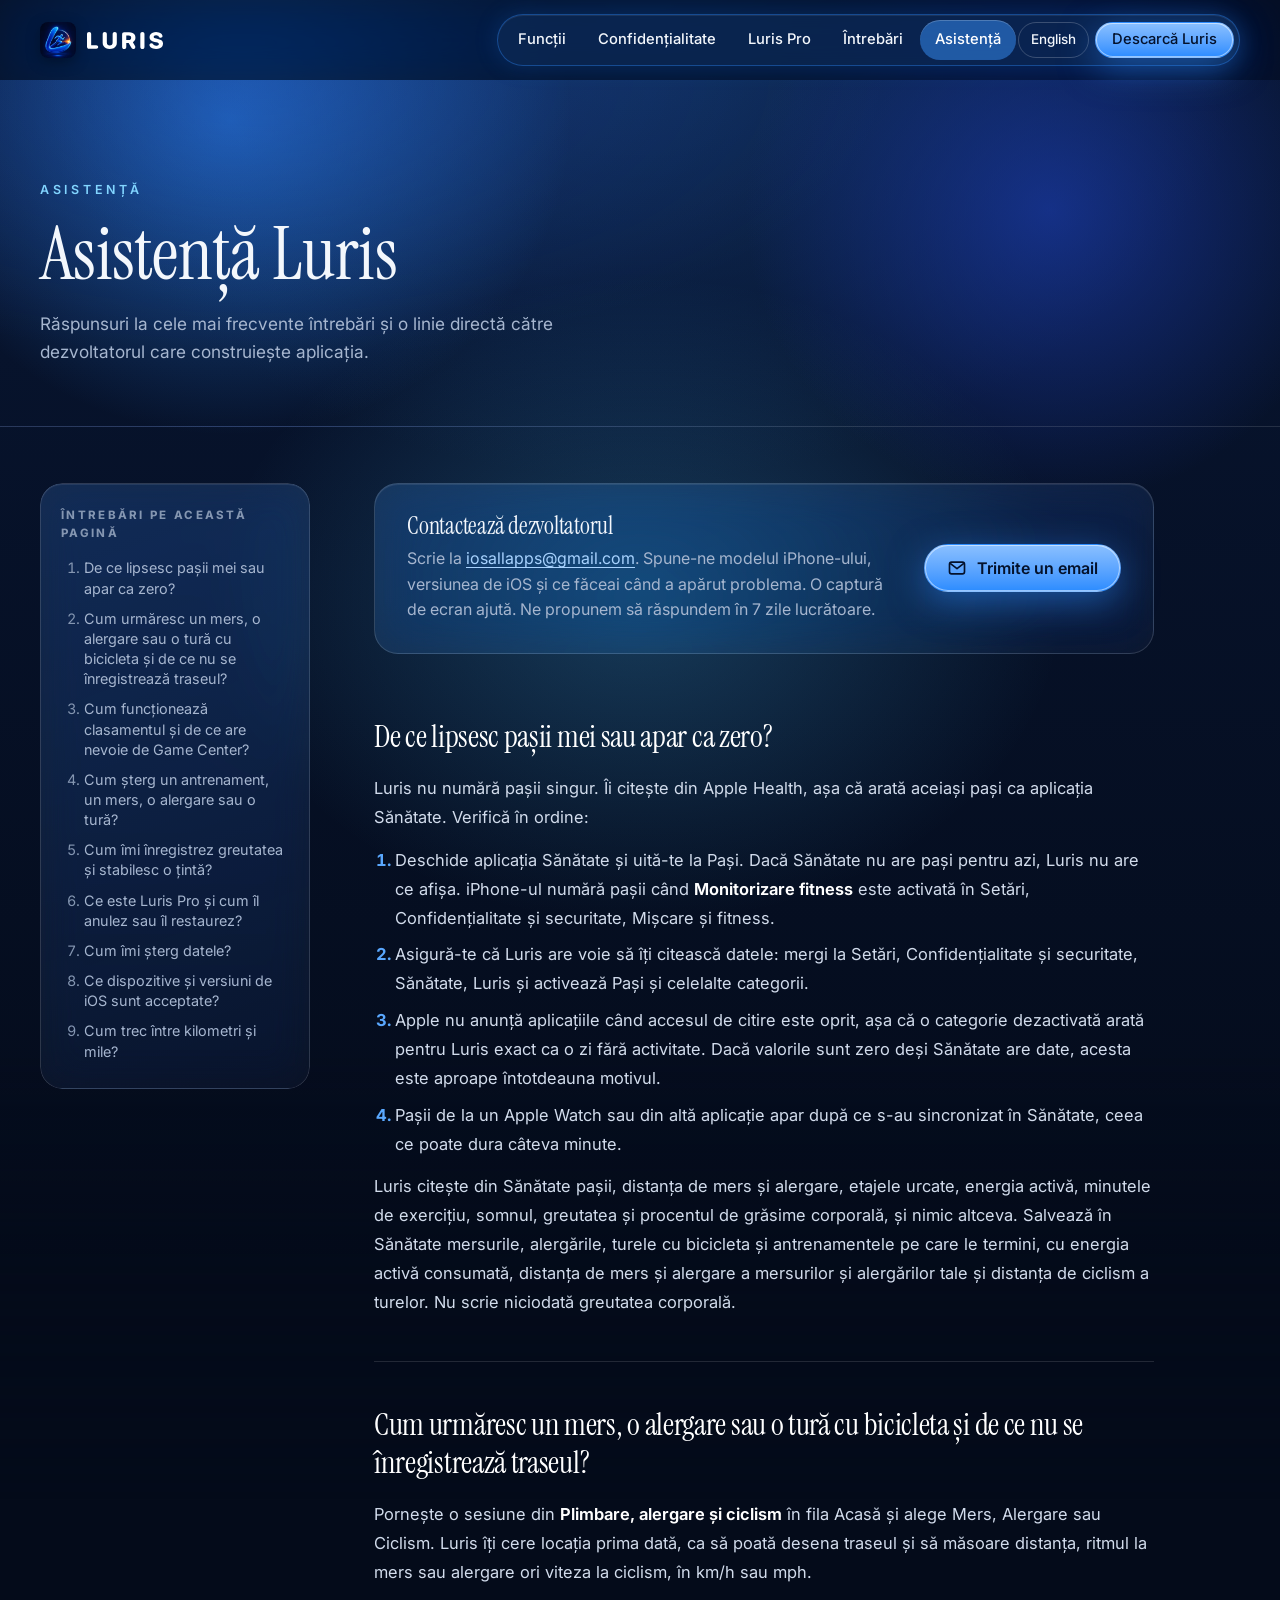
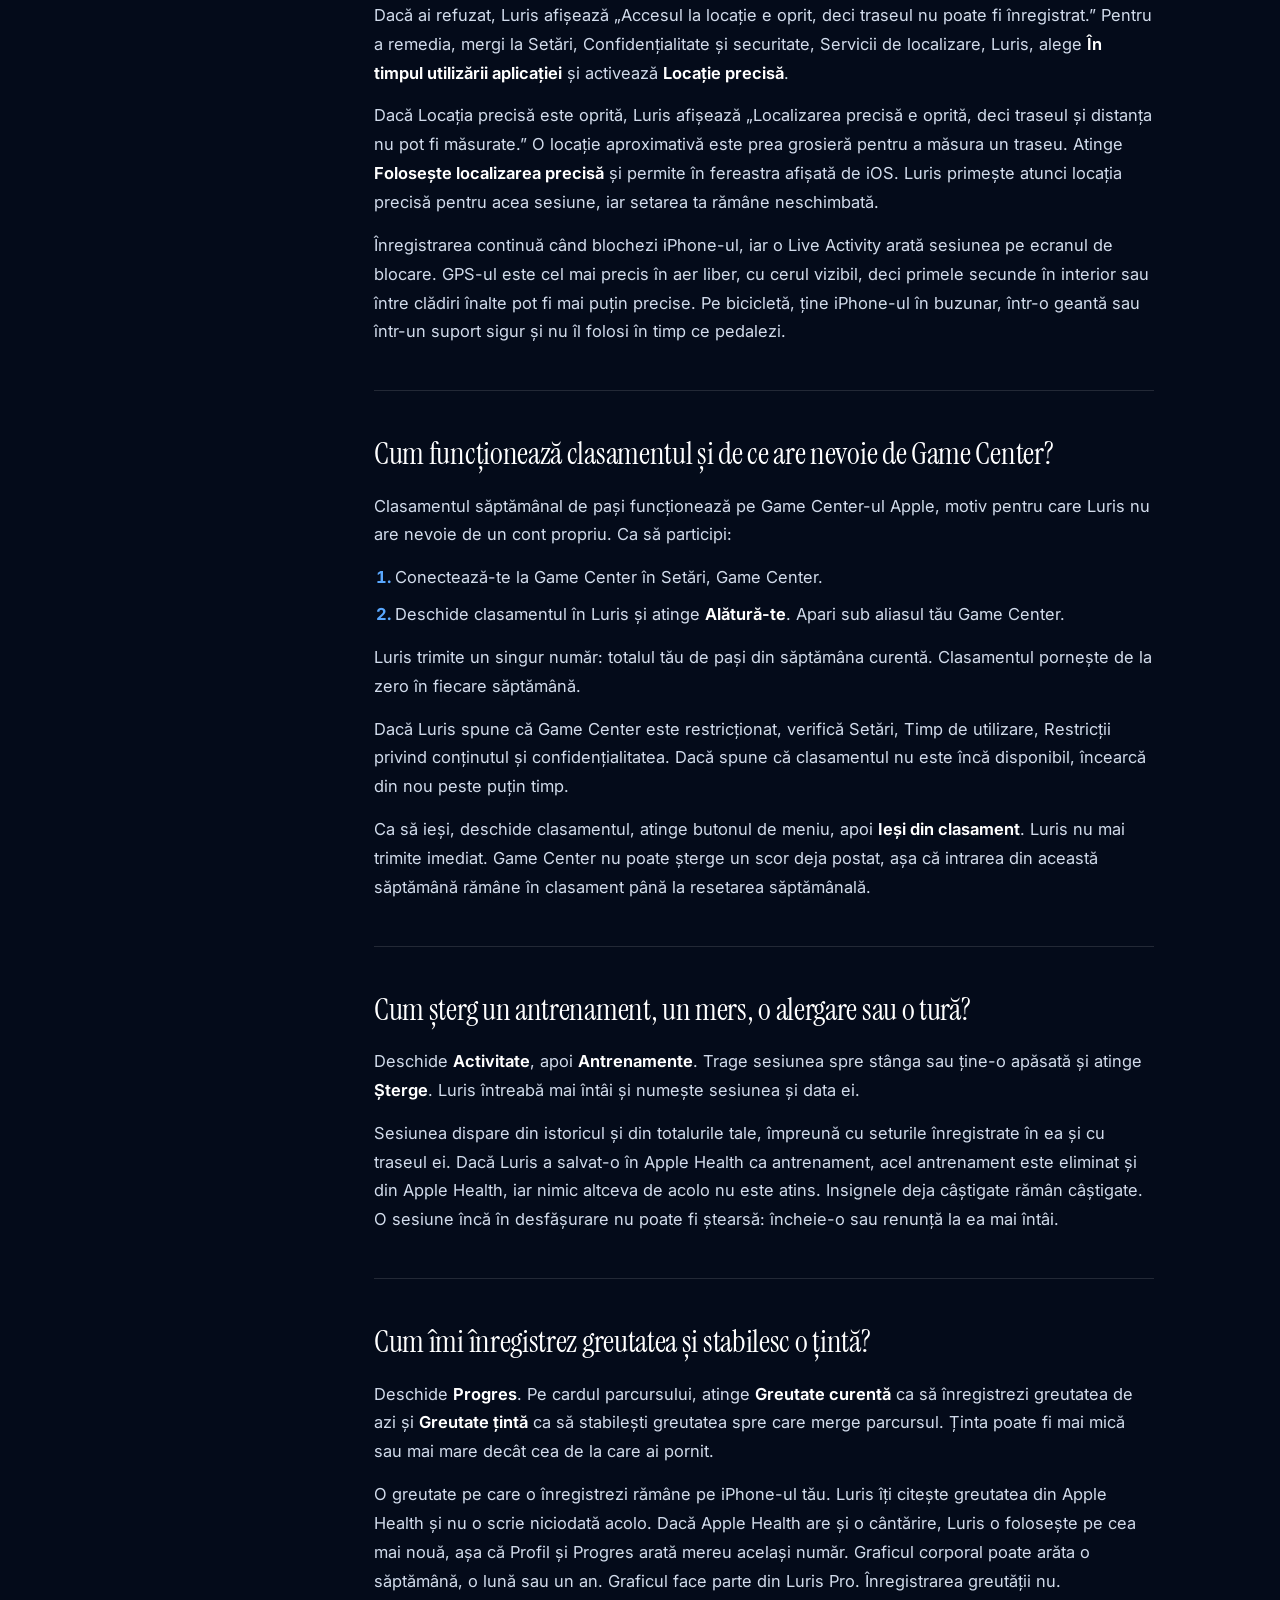
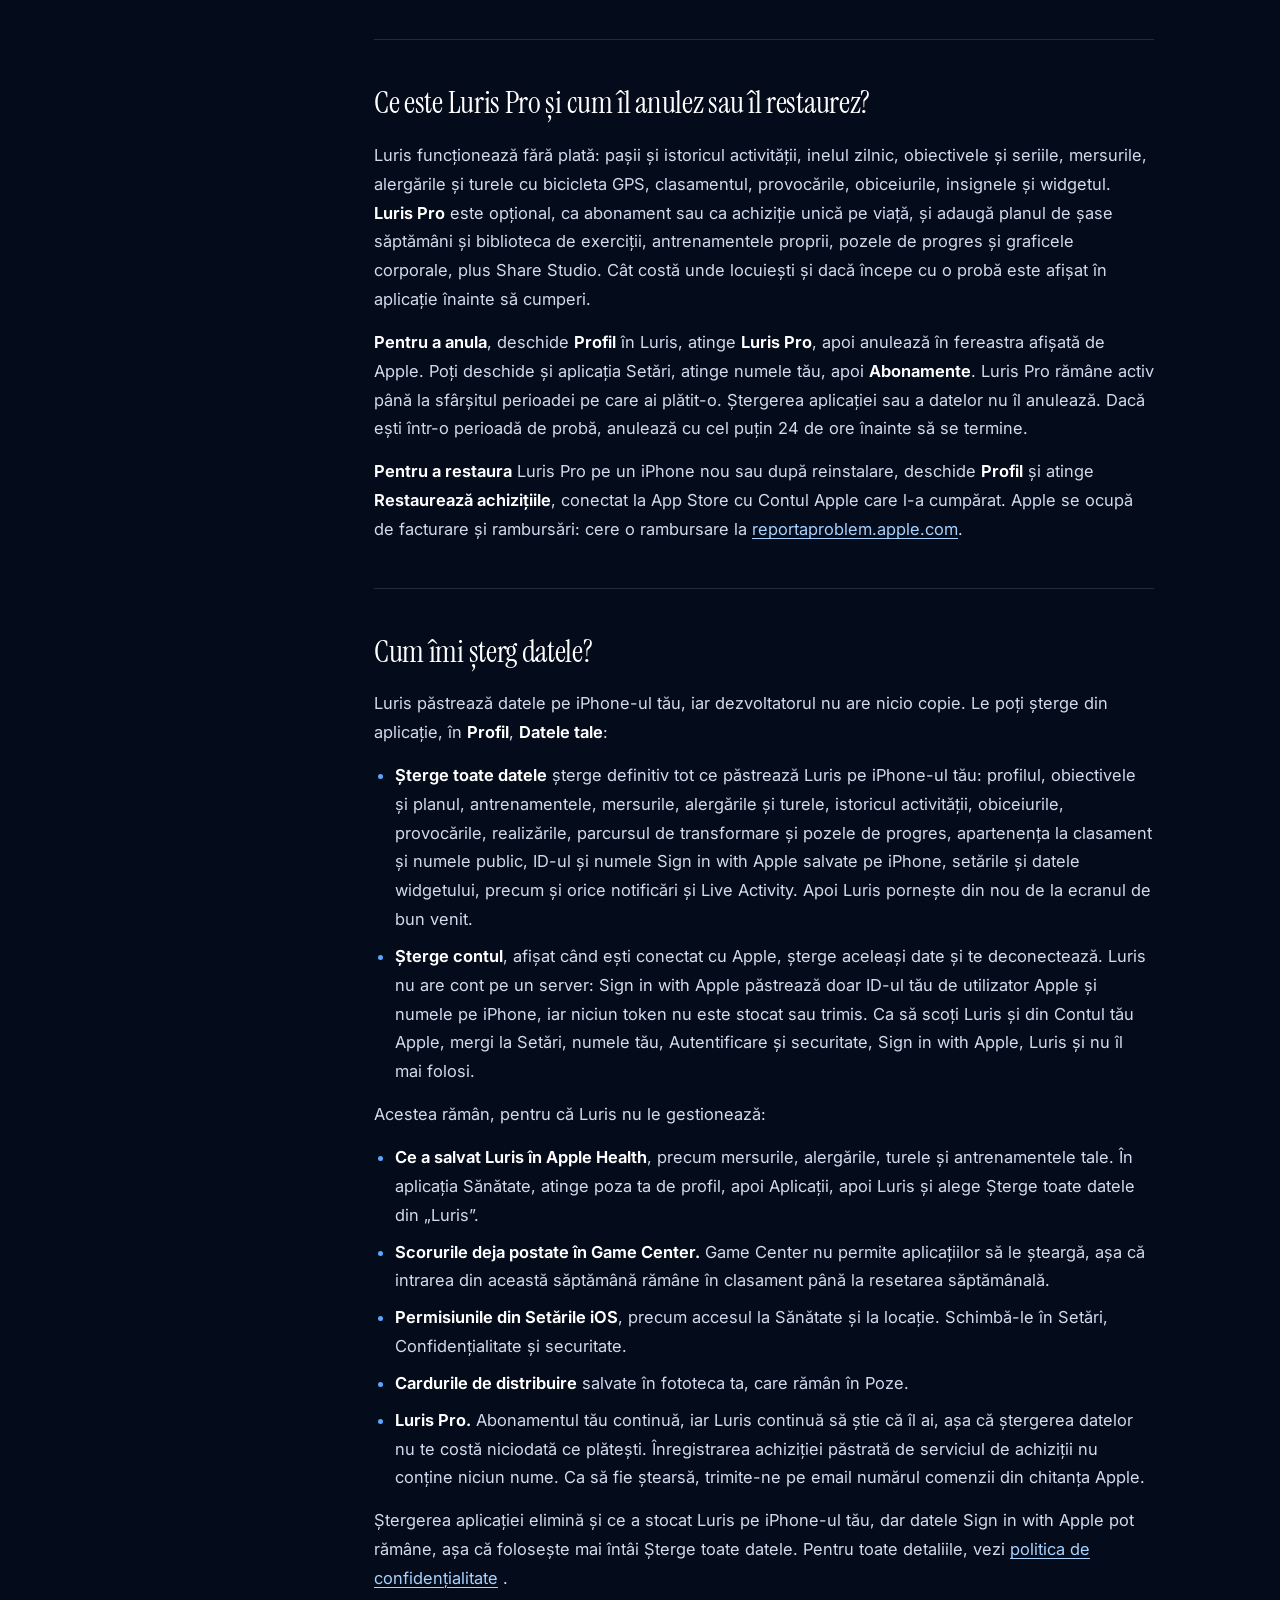
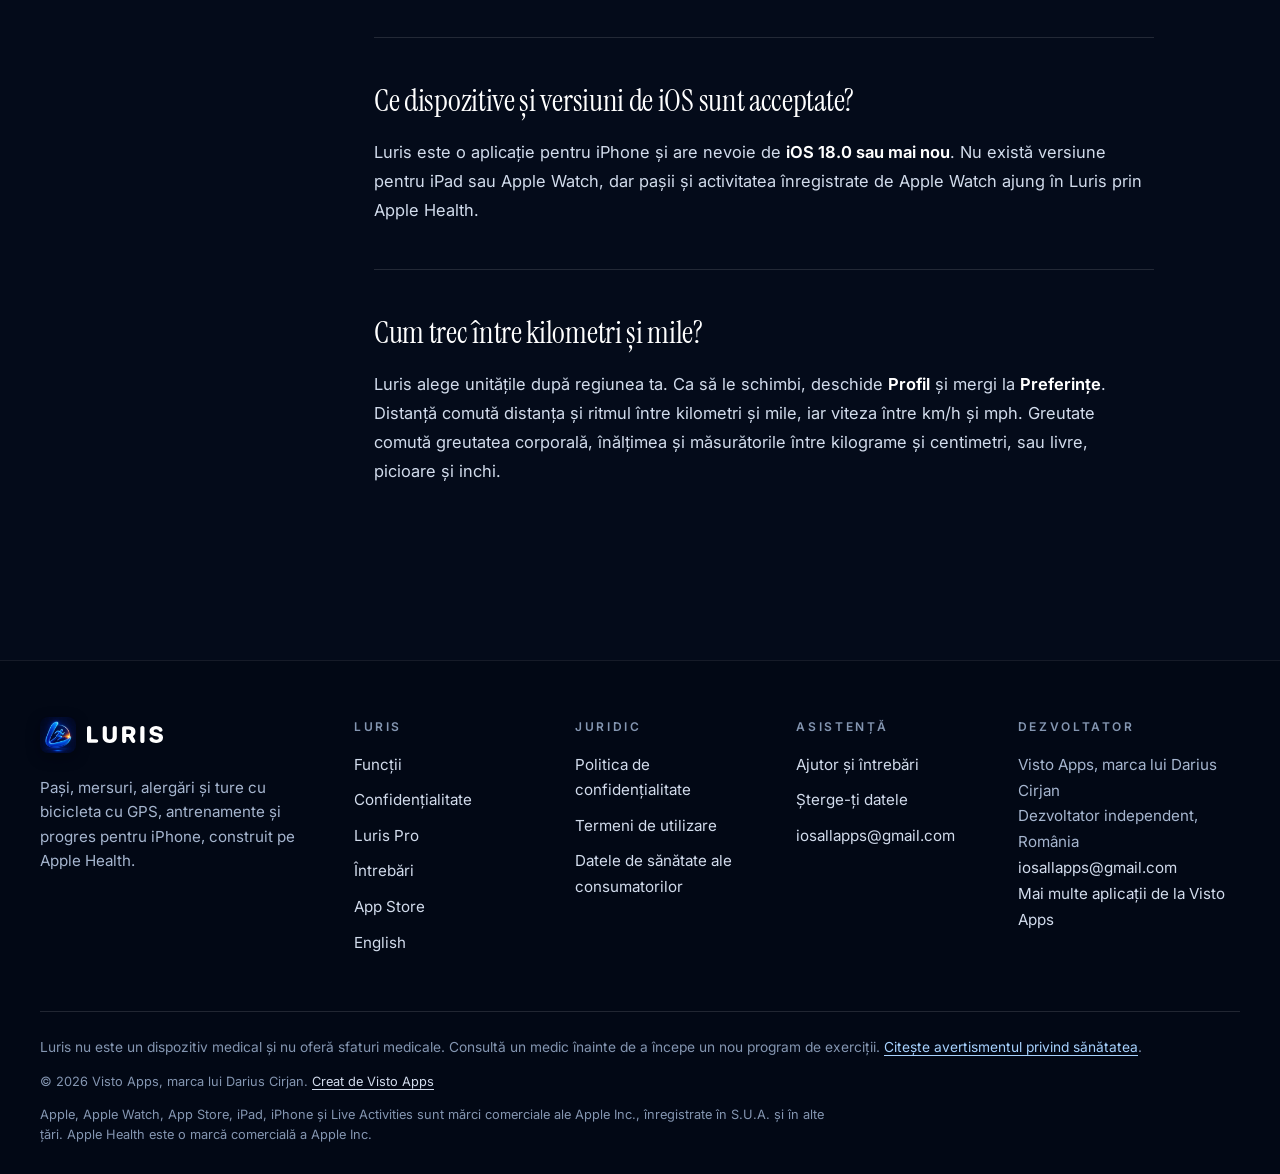
<file: ro/support.html>
<!DOCTYPE html>
<html lang="ro">
<head>
    <meta charset="utf-8">
    <!-- build:head -->
    <meta http-equiv="Content-Security-Policy" content="default-src 'none'; img-src 'self' data:; style-src 'self'; font-src 'self'; connect-src 'self'; media-src 'self'; manifest-src 'self'; base-uri 'none'; form-action 'none'; upgrade-insecure-requests">
    <meta name="referrer" content="strict-origin-when-cross-origin">
    <meta name="viewport" content="width=device-width, initial-scale=1, viewport-fit=cover">
    <meta name="color-scheme" content="dark">
    <meta name="theme-color" content="#040b1a">
    <meta name="apple-itunes-app" content="app-id=6813596103">
    <link rel="icon" href="/favicon.ico" sizes="48x48">
    <link rel="icon" type="image/png" sizes="32x32" href="/favicon-32.png">
    <link rel="apple-touch-icon" href="/apple-touch-icon.png">
    <link rel="preload" href="/assets/fonts/inter.woff2" as="font" type="font/woff2" crossorigin>
    <link rel="preload" href="/assets/fonts/instrument-serif.woff2" as="font" type="font/woff2" crossorigin>
    <link rel="stylesheet" href="/styles.css?v=fd846e5a4f">
    <!-- /build:head -->
    <!-- build:meta -->
    <title>Asistență Luris: ajutor și întrebări</title>
    <meta name="description" content="Ajutor pentru Luris: contactează dezvoltatorul și găsește răspunsuri despre Apple Health, GPS, clasament, unități și ștergerea datelor.">
    <link rel="canonical" href="https://lurisapp.com/ro/support.html">
    <link rel="alternate" hreflang="en" href="https://lurisapp.com/support.html">
    <link rel="alternate" hreflang="ro" href="https://lurisapp.com/ro/support.html">
    <link rel="alternate" hreflang="x-default" href="https://lurisapp.com/support.html">
    <meta property="og:type" content="website">
    <meta property="og:site_name" content="Luris">
    <meta property="og:locale" content="ro_RO">
    <meta property="og:locale:alternate" content="en_US">
    <meta property="og:url" content="https://lurisapp.com/ro/support.html">
    <meta property="og:title" content="Asistență Luris: ajutor și întrebări">
    <meta property="og:description" content="Contactează dezvoltatorul și găsește răspunsuri despre Apple Health, mers, alergare și ciclism cu GPS, clasament și datele tale.">
    <meta property="og:image" content="https://lurisapp.com/og-image.jpg">
    <meta property="og:image:type" content="image/jpeg">
    <meta property="og:image:width" content="1200">
    <meta property="og:image:height" content="630">
    <meta property="og:image:alt" content="Luris on two iPhones, the Home tab with today&#x27;s steps ring and a run drawn on the map, over a runner at dusk, beside the words Everything you need to move more.">
    <meta name="twitter:card" content="summary_large_image">
    <meta name="twitter:title" content="Asistență Luris: ajutor și întrebări">
    <meta name="twitter:description" content="Contactează dezvoltatorul și găsește răspunsuri despre Apple Health, mers, alergare și ciclism cu GPS, clasament și datele tale.">
    <meta name="twitter:image" content="https://lurisapp.com/og-image.jpg">
    <meta name="twitter:image:alt" content="Luris on two iPhones, the Home tab with today&#x27;s steps ring and a run drawn on the map, over a runner at dusk, beside the words Everything you need to move more.">
    <!-- /build:meta -->
    <!-- build:jsonld -->
    <script type="application/ld+json">
    {
      "@context": "https://schema.org",
      "@type": "BreadcrumbList",
      "itemListElement": [
        {
          "@type": "ListItem",
          "position": 1,
          "name": "Luris",
          "item": "https://lurisapp.com/ro/"
        },
        {
          "@type": "ListItem",
          "position": 2,
          "name": "Asistență",
          "item": "https://lurisapp.com/ro/support.html"
        }
      ]
    }
    </script>
    <!-- /build:jsonld -->
</head>
<body>
    <a class="skip-link" href="#main">Salt la conținut</a>
    <!-- build:sprite -->
    <svg class="sprite" aria-hidden="true" focusable="false">
        <defs>
        <linearGradient id="laurel-gold" x1="0" y1="0" x2="0" y2="1"><stop offset="0" stop-color="#FFE08A"/><stop offset=".55" stop-color="#F5B83D"/><stop offset="1" stop-color="#D98A1C"/></linearGradient>
        <symbol id="wordmark" viewBox="0 0 6679 1493"><path fill="currentColor" d="M183.2 1467.8Q96.4 1467.8 48.2 1417.6Q0 1367.3 0 1276.2V193.9Q0 102 48.2 52.2Q96.4 2.4 183.2 2.4Q270 2.4 318.2 52.2Q366.4 102 366.4 193.9V1171.3H818.8Q891.9 1171.3 936.9 1210.2Q981.9 1249.2 981.9 1319.5Q981.9 1389.9 937.7 1428.8Q893.4 1467.8 818.8 1467.8ZM1998.9 1492.5Q1811.5 1492.5 1671.5 1425.9Q1531.6 1359.3 1454.7 1238.3Q1377.8 1117.3 1377.8 955.7V193.9Q1377.8 102 1425.9 52.2Q1474.1 2.4 1561 2.4Q1647.8 2.4 1696 52.2Q1744.2 102 1744.2 193.9V916.9Q1744.2 1042.5 1810.1 1113.8Q1876.1 1185.2 1998.9 1185.2Q2122 1185.2 2187.8 1113.8Q2253.6 1042.5 2253.6 916.9V193.9Q2253.6 102 2301.8 52.2Q2350 2.4 2436.8 2.4Q2523.7 2.4 2571.8 52.2Q2620 102 2620 193.9V955.7Q2620 1117.3 2543.1 1238.3Q2466.2 1359.3 2326.6 1425.9Q2187.1 1492.5 1998.9 1492.5ZM3267.7 1491.1Q3181.1 1491.1 3132.8 1440.8Q3084.5 1390.5 3084.5 1299.6V216.3Q3084.5 124.4 3132.7 74.6Q3180.9 24.8 3267.7 24.8H3701.9Q3882.2 24.8 4005.5 81.7Q4128.9 138.6 4192.4 245.1Q4255.9 351.5 4255.9 500.6Q4255.9 627.9 4198.8 734.5Q4141.6 841 4030.8 897L4208.5 1197.7Q4232.5 1237.3 4239.9 1264Q4247.4 1290.7 4247.4 1323.3Q4247.4 1396.5 4195.6 1443.8Q4143.9 1491.1 4064.4 1491.1Q4019.8 1491.1 3989.1 1478.4Q3958.4 1465.6 3932.6 1434.3Q3906.7 1402.9 3874.8 1347.5L3661.5 963.2Q3661.5 963.2 3661.5 963.2Q3661.5 963.2 3661.5 963.2H3450.9V1299.6Q3450.9 1390.5 3402.7 1440.8Q3354.6 1491.1 3267.7 1491.1ZM3450.9 711.8H3666.1Q3766.9 711.8 3824 656.6Q3881.2 601.4 3881.2 507.4Q3881.2 415.6 3822.4 358.6Q3763.7 301.7 3664.9 301.7H3450.9ZM4868.5 1490.2Q4781.6 1490.2 4733.5 1440Q4685.3 1389.7 4685.3 1298.6V193.9Q4685.3 102 4733.5 52.2Q4781.6 2.4 4868.5 2.4Q4955.3 2.4 5003.5 52.2Q5051.7 102 5051.7 193.9V1298.6Q5051.7 1389.7 5003.5 1440Q4955.3 1490.2 4868.5 1490.2ZM6072.3 1492.5Q5916.5 1492.5 5801.5 1456.8Q5686.6 1421.1 5613.7 1360.3Q5540.8 1299.6 5510.8 1225.6Q5501.4 1202.9 5496.5 1180Q5491.6 1157.2 5491.6 1134.3Q5491.6 1065.3 5536.3 1023.1Q5580.9 980.9 5650.2 980.9Q5704.1 980.9 5742.8 1002.3Q5781.5 1023.6 5816.7 1077.9Q5841 1122.1 5880.5 1150.9Q5920 1179.6 5970.6 1192.8Q6021.1 1206 6078.5 1206Q6150.5 1206 6203.3 1186.3Q6256.2 1166.7 6285.5 1132.2Q6314.9 1097.7 6314.9 1054.2Q6314.9 993.8 6262.9 959.2Q6210.9 924.7 6082.3 900.1L5933.7 872Q5718.2 831.9 5607.5 726.8Q5496.8 621.6 5496.8 457Q5496.8 318.1 5571 215.5Q5645.1 112.9 5774.3 56.5Q5903.4 0 6070 0Q6207.8 0 6318.6 33.9Q6429.4 67.8 6506.2 132.6Q6582.9 197.4 6617.3 289.3Q6632.3 326.4 6632.3 367.9Q6632.3 431.6 6590.2 470.8Q6548.1 510 6478.4 510.8Q6419.2 510.8 6378.5 487.4Q6337.8 464.1 6305.9 411.7Q6282.5 367 6248.2 339.6Q6213.9 312.2 6170 299.4Q6126.2 286.5 6072.6 286.5Q6006.3 286.5 5959.1 305Q5911.9 323.4 5886.6 356.1Q5861.3 388.7 5861.3 431.4Q5861.3 488.9 5913.6 523Q5965.9 557.2 6083.4 580L6231.9 608.2Q6463.3 651.8 6571.3 750Q6679.4 848.2 6679.4 1018.8Q6679.4 1163.3 6606.9 1269.9Q6534.4 1376.6 6398.5 1434.6Q6262.6 1492.5 6072.3 1492.5Z"/></symbol>
        <symbol id="i-check" viewBox="0 0 24 24"><circle cx="12" cy="12" r="11" fill="currentColor" fill-opacity=".16"/><path fill="none" stroke="currentColor" stroke-width="2.2" stroke-linecap="round" stroke-linejoin="round" d="m7.5 12.4 3 3 6-6.4"/></symbol>
        <symbol id="i-widget" viewBox="0 0 24 24"><g fill="none" stroke="currentColor" stroke-width="2"><rect x="3.5" y="3.5" width="7" height="7" rx="2"/><rect x="13.5" y="3.5" width="7" height="7" rx="2"/><rect x="3.5" y="13.5" width="17" height="7" rx="2"/></g></symbol>
        <symbol id="i-live" viewBox="0 0 24 24"><g fill="none" stroke="currentColor" stroke-width="2" stroke-linecap="round"><rect x="6" y="2.5" width="12" height="19" rx="3.2"/><rect x="9" y="5.3" width="6" height="2.2" rx="1.1" fill="currentColor" stroke="none"/><path d="M9 15.5h6"/></g></symbol>
        <symbol id="i-ruler" viewBox="0 0 24 24"><g fill="none" stroke="currentColor" stroke-width="2" stroke-linecap="round" stroke-linejoin="round"><path d="M3.6 16.2 16.2 3.6a1.4 1.4 0 0 1 2 0l2.2 2.2a1.4 1.4 0 0 1 0 2L7.8 20.4a1.4 1.4 0 0 1-2 0l-2.2-2.2a1.4 1.4 0 0 1 0-2z"/><path d="m7.4 12.4 2 2M10.4 9.4l1.4 1.4M13.4 6.4l2 2"/></g></symbol>
        <symbol id="i-globe" viewBox="0 0 24 24"><g fill="none" stroke="currentColor" stroke-width="2"><circle cx="12" cy="12" r="9"/><path d="M3 12h18M12 3c2.5 2.6 3.8 5.6 3.8 9s-1.3 6.4-3.8 9c-2.5-2.6-3.8-5.6-3.8-9S9.5 5.6 12 3z"/></g></symbol>
        <symbol id="i-watch" viewBox="0 0 24 24"><g fill="none" stroke="currentColor" stroke-width="2" stroke-linejoin="round"><rect x="6" y="6" width="12" height="12" rx="3.4"/><path d="M8.5 6 9.3 2.5h5.4L15.5 6M8.5 18l.8 3.5h5.4l.8-3.5"/></g></symbol>
        <symbol id="i-user" viewBox="0 0 24 24"><g fill="none" stroke="currentColor" stroke-width="2" stroke-linecap="round"><circle cx="12" cy="8" r="4"/><path d="M4.5 20.5a7.5 7.5 0 0 1 15 0"/></g></symbol>
        <symbol id="i-phone" viewBox="0 0 24 24"><g fill="none" stroke="currentColor" stroke-width="2" stroke-linecap="round" stroke-linejoin="round"><rect x="6" y="2.5" width="12" height="19" rx="3"/><path d="M10.2 12.2h3.6v3.3h-3.6zM10.9 12.2v-1.1a1.1 1.1 0 0 1 2.2 0v1.1"/></g></symbol>
        <symbol id="i-out" viewBox="0 0 24 24"><g fill="none" stroke="currentColor" stroke-width="2" stroke-linecap="round" stroke-linejoin="round"><path d="M14 4h6v6M20 4l-8.5 8.5"/><path d="M18 14v4.5a1.5 1.5 0 0 1-1.5 1.5h-11A1.5 1.5 0 0 1 4 18.5v-11A1.5 1.5 0 0 1 5.5 6H10"/></g></symbol>
        <symbol id="i-clock" viewBox="0 0 24 24"><g fill="none" stroke="currentColor" stroke-width="2" stroke-linecap="round"><circle cx="12" cy="12" r="9"/><path d="M12 7v5l3.2 2"/></g></symbol>
        <symbol id="i-mail" viewBox="0 0 24 24"><g fill="none" stroke="currentColor" stroke-width="2" stroke-linejoin="round"><rect x="3" y="5" width="18" height="14" rx="2.5"/><path d="m3.8 6.5 8.2 6.3 8.2-6.3"/></g></symbol>
        <symbol id="i-heart" viewBox="0 0 24 24"><path fill="currentColor" d="M12 20.6s-7.9-4.7-9.4-9.7C1.5 7.3 3.8 4 7.2 4c2 0 3.6 1.1 4.8 2.8C13.2 5.1 14.8 4 16.8 4c3.4 0 5.7 3.3 4.6 6.9-1.5 5-9.4 9.7-9.4 9.7z"/></symbol>
        <symbol id="i-route" viewBox="0 0 24 24"><g fill="none" stroke="currentColor" stroke-width="2" stroke-linecap="round" stroke-linejoin="round"><circle cx="6" cy="18" r="2.4"/><circle cx="18" cy="6" r="2.4"/><path d="M8.4 18H15a3 3 0 0 0 0-6H9a3 3 0 0 1 0-6h6.6"/></g></symbol>
        <symbol id="i-lock" viewBox="0 0 24 24"><g fill="none" stroke="currentColor" stroke-width="2" stroke-linecap="round" stroke-linejoin="round"><rect x="4.5" y="10.5" width="15" height="10.5" rx="2.6"/><path d="M8 10.5V7.8a4 4 0 0 1 8 0v2.7"/></g></symbol>
        <symbol id="i-trash" viewBox="0 0 24 24"><g fill="none" stroke="currentColor" stroke-width="2" stroke-linecap="round" stroke-linejoin="round"><path d="M4 6.5h16M9.5 6.5V4.8c0-.7.5-1.3 1.3-1.3h2.4c.8 0 1.3.6 1.3 1.3v1.7M6.2 6.5l.9 12.6c.1 1 .9 1.9 2 1.9h5.8c1.1 0 1.9-.8 2-1.9l.9-12.6M10 10.5v6.5M14 10.5v6.5"/></g></symbol>
        <symbol id="i-shield" viewBox="0 0 24 24"><g fill="none" stroke="currentColor" stroke-width="2" stroke-linecap="round" stroke-linejoin="round"><path d="M12 2.8 4.5 5.6v5.8c0 4.8 3.2 8.4 7.5 9.8 4.3-1.4 7.5-5 7.5-9.8V5.6z"/><path d="m8.8 12 2.3 2.3 4.2-4.6"/></g></symbol>
        <symbol id="i-ad" viewBox="0 0 24 24"><g fill="none" stroke="currentColor" stroke-width="2" stroke-linecap="round" stroke-linejoin="round"><rect x="2.5" y="5" width="19" height="14" rx="3"/><path d="m6.5 15.5 2.4-7 2.4 7M7.3 13.3h3.2M14 8.5v7h1.6a3.5 3.5 0 0 0 0-7z"/></g></symbol>
        <symbol id="i-chart" viewBox="0 0 24 24"><g fill="none" stroke="currentColor" stroke-width="2" stroke-linecap="round" stroke-linejoin="round"><path d="M3.5 20.5h17"/><path d="m4.5 15.5 5-5 3.5 3.5 6.5-7"/><path d="M15.5 7h4v4"/></g></symbol>
        <symbol id="i-card" viewBox="0 0 24 24"><g fill="none" stroke="currentColor" stroke-width="2" stroke-linecap="round" stroke-linejoin="round"><rect x="5" y="2.5" width="14" height="19" rx="2.6"/><path d="m5 16 4.2-4.2a1.6 1.6 0 0 1 2.3 0L19 19"/><circle cx="14.5" cy="8" r="1.8"/></g></symbol>
        <symbol id="i-spark" viewBox="0 0 24 24"><path fill="currentColor" d="M12 2.5c.5 4.6 2.9 7 7.5 7.5v.1c-4.6.5-7 2.9-7.5 7.5h-.1c-.5-4.6-2.9-7-7.4-7.5v-.1c4.5-.5 6.9-2.9 7.4-7.5zM19 15.5c.2 1.9 1.1 2.8 3 3-1.9.2-2.8 1.1-3 3-.2-1.9-1.1-2.8-3-3 1.9-.2 2.8-1.1 3-3z"/></symbol>
        <symbol id="i-card-user" viewBox="0 0 24 24"><g fill="none" stroke="currentColor" stroke-width="2" stroke-linecap="round" stroke-linejoin="round"><rect x="2.5" y="4.5" width="19" height="15" rx="3"/><circle cx="12" cy="10.5" r="2.8"/><path d="M7 17.5a5.6 5.6 0 0 1 10 0"/></g></symbol>
        <symbol id="i-trophy" viewBox="0 0 24 24"><g fill="none" stroke="currentColor" stroke-width="2" stroke-linecap="round" stroke-linejoin="round"><path d="M7.5 3.5h9v6a4.5 4.5 0 0 1-9 0z"/><path d="M7.5 5.5H4.5v1.5a3 3 0 0 0 3 3M16.5 5.5h3v1.5a3 3 0 0 1-3 3"/><path d="M12 14v3.5M8.5 20.5h7M9.5 17.5h5"/></g></symbol>
        <symbol id="i-plus" viewBox="0 0 24 24"><path fill="none" stroke="currentColor" stroke-width="2" stroke-linecap="round" d="M12 5v14M5 12h14"/></symbol>
        <symbol id="i-arrow" viewBox="0 0 24 24"><path fill="none" stroke="currentColor" stroke-width="2" stroke-linecap="round" stroke-linejoin="round" d="M5 12h14m-5.5-5.5L19 12l-5.5 5.5"/></symbol>
        <symbol id="i-dumbbell" viewBox="0 0 24 24"><g fill="none" stroke="currentColor" stroke-width="2" stroke-linecap="round" stroke-linejoin="round"><path d="M8 12h8M3.5 9.5v5M20.5 9.5v5"/><rect x="5.5" y="7" width="3" height="10" rx="1.2"/><rect x="15.5" y="7" width="3" height="10" rx="1.2"/></g></symbol>
        <symbol id="laurel" viewBox="0 0 64 96"><g fill="url(#laurel-gold)"><path d="M40.5 86.0A40 40 0 0 1 33.4 18.5" fill="none" stroke="url(#laurel-gold)" stroke-width="2.4" stroke-linecap="round"/><path d="M0 0C4-3.8 4.2-11.2 0-16.5C-4.2-11.2-4-3.8 0 0Z" transform="translate(36.8 83.9) rotate(268.0) scale(1.20)"/><path d="M0 0C4-3.8 4.2-11.2 0-16.5C-4.2-11.2-4-3.8 0 0Z" transform="translate(36.8 83.9) rotate(342.0) scale(1.20)"/><path d="M0 0C4-3.8 4.2-11.2 0-16.5C-4.2-11.2-4-3.8 0 0Z" transform="translate(27.0 75.3) rotate(286.8) scale(1.12)"/><path d="M0 0C4-3.8 4.2-11.2 0-16.5C-4.2-11.2-4-3.8 0 0Z" transform="translate(27.0 75.3) rotate(360.8) scale(1.12)"/><path d="M0 0C4-3.8 4.2-11.2 0-16.5C-4.2-11.2-4-3.8 0 0Z" transform="translate(20.5 63.9) rotate(305.6) scale(1.04)"/><path d="M0 0C4-3.8 4.2-11.2 0-16.5C-4.2-11.2-4-3.8 0 0Z" transform="translate(20.5 63.9) rotate(379.6) scale(1.04)"/><path d="M0 0C4-3.8 4.2-11.2 0-16.5C-4.2-11.2-4-3.8 0 0Z" transform="translate(18.0 51.1) rotate(324.4) scale(0.96)"/><path d="M0 0C4-3.8 4.2-11.2 0-16.5C-4.2-11.2-4-3.8 0 0Z" transform="translate(18.0 51.1) rotate(398.4) scale(0.96)"/><path d="M0 0C4-3.8 4.2-11.2 0-16.5C-4.2-11.2-4-3.8 0 0Z" transform="translate(19.8 38.2) rotate(343.2) scale(0.88)"/><path d="M0 0C4-3.8 4.2-11.2 0-16.5C-4.2-11.2-4-3.8 0 0Z" transform="translate(19.8 38.2) rotate(417.2) scale(0.88)"/><path d="M0 0C4-3.8 4.2-11.2 0-16.5C-4.2-11.2-4-3.8 0 0Z" transform="translate(25.6 26.5) rotate(362.0) scale(0.80)"/><path d="M0 0C4-3.8 4.2-11.2 0-16.5C-4.2-11.2-4-3.8 0 0Z" transform="translate(25.6 26.5) rotate(436.0) scale(0.80)"/><path d="M0 0C4-3.8 4.2-11.2 0-16.5C-4.2-11.2-4-3.8 0 0Z" transform="translate(33.4 18.5) rotate(-6) scale(.78)"/></g></symbol>
        </defs>
    </svg>
    <!-- /build:sprite -->
    <!-- build:header -->
    <header class="site-header">
        <div class="container bar">
            <a class="brand" href="/ro/" aria-label="Luris, acasă"><img src="/img/app-icon-128.webp" width="36" height="36" alt=""><svg class="wordmark" viewBox="0 0 6679 1493" aria-hidden="true" focusable="false"><use href="#wordmark"/></svg></a>
            <nav class="nav" aria-label="Primary">
                <a class="nav-wide" href="/ro/#features">Funcții</a>
                <a class="nav-wide" href="/ro/#privacy">Confidențialitate</a>
                <a class="nav-wide" href="/ro/#pro">Luris Pro</a>
                <a class="nav-wide" href="/ro/#questions">Întrebări</a>
                <a href="/ro/support.html" aria-current="page">Asistență</a>
                <a class="lang-switch" href="/support.html" hreflang="en" lang="en">English</a>
                <a class="btn btn-primary btn-small" href="https://apps.apple.com/app/id6813596103?ct=web-support&amp;mt=8" aria-label="Descarcă Luris din App Store">Descarcă Luris</a>
            </nav>
        </div>
    </header>
    <!-- /build:header -->

    <main id="main" class="legal-main support-main">
        <header class="page-hero">
            <div class="container">
                <p class="eyebrow">Asistență</p>
                <h1>Asistență Luris</h1>
                <p class="lede">Răspunsuri la cele mai frecvente întrebări și o linie directă către dezvoltatorul care construiește aplicația.</p>
            </div>
        </header>
        <div class="container legal-layout">
        <aside class="toc-rail">
        <nav class="faq-index toc glass" aria-labelledby="faq-index-title">
            <h2 id="faq-index-title">Întrebări pe această pagină</h2>
            <ol>
                <li><a href="#steps">De ce lipsesc pașii mei sau apar ca zero?</a></li>
                <li><a href="#location">Cum urmăresc un mers, o alergare sau o tură cu bicicleta și de ce nu se înregistrează traseul?</a></li>
                <li><a href="#leaderboard">Cum funcționează clasamentul și de ce are nevoie de Game Center?</a></li>
                <li><a href="#session">Cum șterg un antrenament, un mers, o alergare sau o tură?</a></li>
                <li><a href="#weight">Cum îmi înregistrez greutatea și stabilesc o țintă?</a></li>
                <li><a href="#pro">Ce este Luris Pro și cum îl anulez sau îl restaurez?</a></li>
                <li><a href="#delete">Cum îmi șterg datele?</a></li>
                <li><a href="#devices">Ce dispozitive și versiuni de iOS sunt acceptate?</a></li>
                <li><a href="#units">Cum trec între kilometri și mile?</a></li>
            </ol>
        </nav>
        </aside>
        <div class="support-body">
        <section class="contact-card glass" aria-labelledby="contact-title">
            <div>
                <h2 id="contact-title">Contactează dezvoltatorul</h2>
                <p>Scrie la <a class="mail" href="mailto:iosallapps@gmail.com?subject=Asisten%C8%9B%C4%83%20Luris">iosallapps@gmail.com</a>. Spune-ne modelul iPhone-ului, versiunea de iOS și ce făceai când a apărut problema. O captură de ecran ajută. Ne propunem să răspundem în 7 zile lucrătoare.</p>
            </div>
            <a class="btn btn-primary" href="mailto:iosallapps@gmail.com?subject=Asisten%C8%9B%C4%83%20Luris"><svg aria-hidden="true" focusable="false"><use href="#i-mail"/></svg>Trimite un email</a>
        </section>

        <div class="faq">
            <section class="faq-item" id="steps" aria-labelledby="steps-title">
                <h2 id="steps-title">De ce lipsesc pașii mei sau apar ca zero?</h2>
                <p>Luris nu numără pașii singur. Îi citește din Apple Health, așa că arată aceiași pași ca aplicația Sănătate. Verifică în ordine:</p>
                <ol>
                    <li>Deschide aplicația Sănătate și uită-te la Pași. Dacă Sănătate nu are pași pentru azi, Luris nu are ce afișa. iPhone-ul numără pașii când <strong>Monitorizare fitness</strong> este activată în Setări, Confidențialitate și securitate, Mișcare și fitness.</li>
                    <li>Asigură-te că Luris are voie să îți citească datele: mergi la Setări, Confidențialitate și securitate, Sănătate, Luris și activează Pași și celelalte categorii.</li>
                    <li>Apple nu anunță aplicațiile când accesul de citire este oprit, așa că o categorie dezactivată arată pentru Luris exact ca o zi fără activitate. Dacă valorile sunt zero deși Sănătate are date, acesta este aproape întotdeauna motivul.</li>
                    <li>Pașii de la un Apple Watch sau din altă aplicație apar după ce s-au sincronizat în Sănătate, ceea ce poate dura câteva minute.</li>
                </ol>
                <p>Luris citește din Sănătate pașii, distanța de mers și alergare, etajele urcate, energia activă, minutele de exercițiu, somnul, greutatea și procentul de grăsime corporală, și nimic altceva. Salvează în Sănătate mersurile, alergările, turele cu bicicleta și antrenamentele pe care le termini, cu energia activă consumată, distanța de mers și alergare a mersurilor și alergărilor tale și distanța de ciclism a turelor. Nu scrie niciodată greutatea corporală.</p>
            </section>

            <section class="faq-item" id="location" aria-labelledby="location-title">
                <h2 id="location-title">Cum urmăresc un mers, o alergare sau o tură cu bicicleta și de ce nu se înregistrează traseul?</h2>
                <p>Pornește o sesiune din <strong>Plimbare, alergare și ciclism</strong> în fila Acasă și alege Mers, Alergare sau Ciclism. Luris îți cere locația prima dată, ca să poată desena traseul și să măsoare distanța, ritmul la mers sau alergare ori viteza la ciclism, în km/h sau mph.</p>
                <p>Dacă ai refuzat, Luris afișează „Accesul la locație e oprit, deci traseul nu poate fi înregistrat.” Pentru a remedia, mergi la Setări, Confidențialitate și securitate, Servicii de localizare, Luris, alege <strong>În timpul utilizării aplicației</strong> și activează <strong>Locație precisă</strong>.</p>
                <p>Dacă Locația precisă este oprită, Luris afișează „Localizarea precisă e oprită, deci traseul și distanța nu pot fi măsurate.” O locație aproximativă este prea grosieră pentru a măsura un traseu. Atinge <strong>Folosește localizarea precisă</strong> și permite în fereastra afișată de iOS. Luris primește atunci locația precisă pentru acea sesiune, iar setarea ta rămâne neschimbată.</p>
                <p>Înregistrarea continuă când blochezi iPhone-ul, iar o Live Activity arată sesiunea pe ecranul de blocare. GPS-ul este cel mai precis în aer liber, cu cerul vizibil, deci primele secunde în interior sau între clădiri înalte pot fi mai puțin precise. Pe bicicletă, ține iPhone-ul în buzunar, într-o geantă sau într-un suport sigur și nu îl folosi în timp ce pedalezi.</p>
            </section>

            <section class="faq-item" id="leaderboard" aria-labelledby="leaderboard-title">
                <h2 id="leaderboard-title">Cum funcționează clasamentul și de ce are nevoie de Game Center?</h2>
                <p>Clasamentul săptămânal de pași funcționează pe Game Center-ul Apple, motiv pentru care Luris nu are nevoie de un cont propriu. Ca să participi:</p>
                <ol>
                    <li>Conectează-te la Game Center în Setări, Game Center.</li>
                    <li>Deschide clasamentul în Luris și atinge <strong>Alătură-te</strong>. Apari sub aliasul tău Game Center.</li>
                </ol>
                <p>Luris trimite un singur număr: totalul tău de pași din săptămâna curentă. Clasamentul pornește de la zero în fiecare săptămână.</p>
                <p>Dacă Luris spune că Game Center este restricționat, verifică Setări, Timp de utilizare, Restricții privind conținutul și confidențialitatea. Dacă spune că clasamentul nu este încă disponibil, încearcă din nou peste puțin timp.</p>
                <p>Ca să ieși, deschide clasamentul, atinge butonul de meniu, apoi <strong>Ieși din clasament</strong>. Luris nu mai trimite imediat. Game Center nu poate șterge un scor deja postat, așa că intrarea din această săptămână rămâne în clasament până la resetarea săptămânală.</p>
            </section>

            <section class="faq-item" id="session" aria-labelledby="session-title">
                <h2 id="session-title">Cum șterg un antrenament, un mers, o alergare sau o tură?</h2>
                <p>Deschide <strong>Activitate</strong>, apoi <strong>Antrenamente</strong>. Trage sesiunea spre stânga sau ține-o apăsată și atinge <strong>Șterge</strong>. Luris întreabă mai întâi și numește sesiunea și data ei.</p>
                <p>Sesiunea dispare din istoricul și din totalurile tale, împreună cu seturile înregistrate în ea și cu traseul ei. Dacă Luris a salvat-o în Apple Health ca antrenament, acel antrenament este eliminat și din Apple Health, iar nimic altceva de acolo nu este atins. Insignele deja câștigate rămân câștigate. O sesiune încă în desfășurare nu poate fi ștearsă: încheie-o sau renunță la ea mai întâi.</p>
            </section>

            <section class="faq-item" id="weight" aria-labelledby="weight-title">
                <h2 id="weight-title">Cum îmi înregistrez greutatea și stabilesc o țintă?</h2>
                <p>Deschide <strong>Progres</strong>. Pe cardul parcursului, atinge <strong>Greutate curentă</strong> ca să înregistrezi greutatea de azi și <strong>Greutate țintă</strong> ca să stabilești greutatea spre care merge parcursul. Ținta poate fi mai mică sau mai mare decât cea de la care ai pornit.</p>
                <p>O greutate pe care o înregistrezi rămâne pe iPhone-ul tău. Luris îți citește greutatea din Apple Health și nu o scrie niciodată acolo. Dacă Apple Health are și o cântărire, Luris o folosește pe cea mai nouă, așa că Profil și Progres arată mereu același număr. Graficul corporal poate arăta o săptămână, o lună sau un an. Graficul face parte din Luris Pro. Înregistrarea greutății nu.</p>
            </section>

            <section class="faq-item" id="pro" aria-labelledby="pro-title">
                <h2 id="pro-title">Ce este Luris Pro și cum îl anulez sau îl restaurez?</h2>
                <p>Luris funcționează fără plată: pașii și istoricul activității, inelul zilnic, obiectivele și seriile, mersurile, alergările și turele cu bicicleta GPS, clasamentul, provocările, obiceiurile, insignele și widgetul. <strong>Luris Pro</strong> este opțional, ca abonament sau ca achiziție unică pe viață, și adaugă planul de șase săptămâni și biblioteca de exerciții, antrenamentele proprii, pozele de progres și graficele corporale, plus Share Studio. Cât costă unde locuiești și dacă începe cu o probă este afișat în aplicație înainte să cumperi.</p>
                <p><strong>Pentru a anula</strong>, deschide <strong>Profil</strong> în Luris, atinge <strong>Luris Pro</strong>, apoi anulează în fereastra afișată de Apple. Poți deschide și aplicația Setări, atinge numele tău, apoi <strong>Abonamente</strong>. Luris Pro rămâne activ până la sfârșitul perioadei pe care ai plătit-o. Ștergerea aplicației sau a datelor nu îl anulează. Dacă ești într-o perioadă de probă, anulează cu cel puțin 24 de ore înainte să se termine.</p>
                <p><strong>Pentru a restaura</strong> Luris Pro pe un iPhone nou sau după reinstalare, deschide <strong>Profil</strong> și atinge <strong>Restaurează achizițiile</strong>, conectat la App Store cu Contul Apple care l-a cumpărat. Apple se ocupă de facturare și rambursări: cere o rambursare la <a href="https://reportaproblem.apple.com/">reportaproblem.apple.com</a>.</p>
            </section>

            <section class="faq-item" id="delete" aria-labelledby="delete-title">
                <h2 id="delete-title">Cum îmi șterg datele?</h2>
                <p>Luris păstrează datele pe iPhone-ul tău, iar dezvoltatorul nu are nicio copie. Le poți șterge din aplicație, în <strong>Profil</strong>, <strong>Datele tale</strong>:</p>
                <ul>
                    <li><strong>Șterge toate datele</strong> șterge definitiv tot ce păstrează Luris pe iPhone-ul tău: profilul, obiectivele și planul, antrenamentele, mersurile, alergările și turele, istoricul activității, obiceiurile, provocările, realizările, parcursul de transformare și pozele de progres, apartenența la clasament și numele public, ID-ul și numele Sign in with Apple salvate pe iPhone, setările și datele widgetului, precum și orice notificări și Live Activity. Apoi Luris pornește din nou de la ecranul de bun venit.</li>
                    <li><strong>Șterge contul</strong>, afișat când ești conectat cu Apple, șterge aceleași date și te deconectează. Luris nu are cont pe un server: Sign in with Apple păstrează doar ID-ul tău de utilizator Apple și numele pe iPhone, iar niciun token nu este stocat sau trimis. Ca să scoți Luris și din Contul tău Apple, mergi la Setări, numele tău, Autentificare și securitate, Sign in with Apple, Luris și nu îl mai folosi.</li>
                </ul>
                <p>Acestea rămân, pentru că Luris nu le gestionează:</p>
                <ul>
                    <li><strong>Ce a salvat Luris în Apple Health</strong>, precum mersurile, alergările, turele și antrenamentele tale. În aplicația Sănătate, atinge poza ta de profil, apoi Aplicații, apoi Luris și alege Șterge toate datele din „Luris”.</li>
                    <li><strong>Scorurile deja postate în Game Center.</strong> Game Center nu permite aplicațiilor să le șteargă, așa că intrarea din această săptămână rămâne în clasament până la resetarea săptămânală.</li>
                    <li><strong>Permisiunile din Setările iOS</strong>, precum accesul la Sănătate și la locație. Schimbă-le în Setări, Confidențialitate și securitate.</li>
                    <li><strong>Cardurile de distribuire</strong> salvate în fototeca ta, care rămân în Poze.</li>
                    <li><strong>Luris Pro.</strong> Abonamentul tău continuă, iar Luris continuă să știe că îl ai, așa că ștergerea datelor nu te costă niciodată ce plătești. Înregistrarea achiziției păstrată de serviciul de achiziții nu conține niciun nume. Ca să fie ștearsă, trimite-ne pe email numărul comenzii din chitanța Apple.</li>
                </ul>
                <p>Ștergerea aplicației elimină și ce a stocat Luris pe iPhone-ul tău, dar datele Sign in with Apple pot rămâne, așa că folosește mai întâi Șterge toate datele. Pentru toate detaliile, vezi <a href="/ro/privacy.html#local">politica de confidențialitate</a> .</p>
            </section>

            <section class="faq-item" id="devices" aria-labelledby="devices-title">
                <h2 id="devices-title">Ce dispozitive și versiuni de iOS sunt acceptate?</h2>
                <p>Luris este o aplicație pentru iPhone și are nevoie de <strong>iOS 18.0 sau mai nou</strong>. Nu există versiune pentru iPad sau Apple Watch, dar pașii și activitatea înregistrate de Apple Watch ajung în Luris prin Apple Health.</p>
            </section>

            <section class="faq-item" id="units" aria-labelledby="units-title">
                <h2 id="units-title">Cum trec între kilometri și mile?</h2>
                <p>Luris alege unitățile după regiunea ta. Ca să le schimbi, deschide <strong>Profil</strong> și mergi la <strong>Preferințe</strong>. Distanță comută distanța și ritmul între kilometri și mile, iar viteza între km/h și mph. Greutate comută greutatea corporală, înălțimea și măsurătorile între kilograme și centimetri, sau livre, picioare și inchi.</p>
            </section>
        </div>
        </div>
        </div>
    </main>

    <!-- build:footer -->
    <footer class="site-footer">
        <div class="container">
            <div class="footer-grid">
                <div class="footer-brand">
                    <a class="brand" href="/ro/" aria-label="Luris, acasă"><img src="/img/app-icon-128.webp" width="36" height="36" alt=""><svg class="wordmark" viewBox="0 0 6679 1493" aria-hidden="true" focusable="false"><use href="#wordmark"/></svg></a>
                    <p>Pași, mersuri, alergări și ture cu bicicleta cu GPS, antrenamente și progres pentru iPhone, construit pe Apple Health.</p>
                </div>
                <nav class="footer-col" aria-labelledby="footer-luris">
                    <h2 id="footer-luris">Luris</h2>
                    <ul>
                        <li><a href="/ro/#features">Funcții</a></li>
                        <li><a href="/ro/#privacy">Confidențialitate</a></li>
                        <li><a href="/ro/#pro">Luris Pro</a></li>
                        <li><a href="/ro/#questions">Întrebări</a></li>
                        <li><a href="https://apps.apple.com/app/id6813596103?ct=web-support&amp;mt=8">App Store</a></li>
                        <li><a href="/support.html" hreflang="en" lang="en">English</a></li>
                    </ul>
                </nav>
                <nav class="footer-col" aria-labelledby="footer-legal">
                    <h2 id="footer-legal">Juridic</h2>
                    <ul>
                        <li><a href="/ro/privacy.html">Politica de confidențialitate</a></li>
                        <li><a href="/ro/terms.html">Termeni de utilizare</a></li>
                        <li><a href="/ro/privacy.html#consumer-health-data">Datele de sănătate ale consumatorilor</a></li>
                    </ul>
                </nav>
                <nav class="footer-col" aria-labelledby="footer-support">
                    <h2 id="footer-support">Asistență</h2>
                    <ul>
                        <li><a href="/ro/support.html">Ajutor și întrebări</a></li>
                        <li><a href="/ro/support.html#delete">Șterge-ți datele</a></li>
                        <li><a href="mailto:iosallapps@gmail.com">iosallapps@gmail.com</a></li>
                    </ul>
                </nav>
                <section class="footer-col footer-dev" aria-labelledby="footer-dev">
                    <h2 id="footer-dev">Dezvoltator</h2>
                    <p>Visto Apps, marca lui Darius Cirjan<br>Dezvoltator independent, România<br><a href="mailto:iosallapps@gmail.com">iosallapps@gmail.com</a><br><a href="https://vistoapps.com/apps.html" rel="noopener">Mai multe aplicații de la Visto Apps</a></p>
                </section>
            </div>
            <p class="footer-health">Luris nu este un dispozitiv medical și nu oferă sfaturi medicale. Consultă un medic înainte de a începe un nou program de exerciții. <a href="/ro/terms.html#accuracy">Citește avertismentul privind sănătatea</a>.</p>
            <div class="footer-bottom">
                <span>&copy; 2026 Visto Apps, marca lui Darius Cirjan. <a href="https://vistoapps.com" rel="noopener">Creat de Visto Apps</a></span>
                <span class="trademarks">Apple, Apple Watch, App Store, iPad, iPhone și Live Activities sunt mărci comerciale ale Apple Inc., înregistrate în S.U.A. și în alte țări. Apple Health este o marcă comercială a Apple Inc.</span>
            </div>
        </div>
    </footer>
    <!-- /build:footer -->
</body>
</html>
</file>
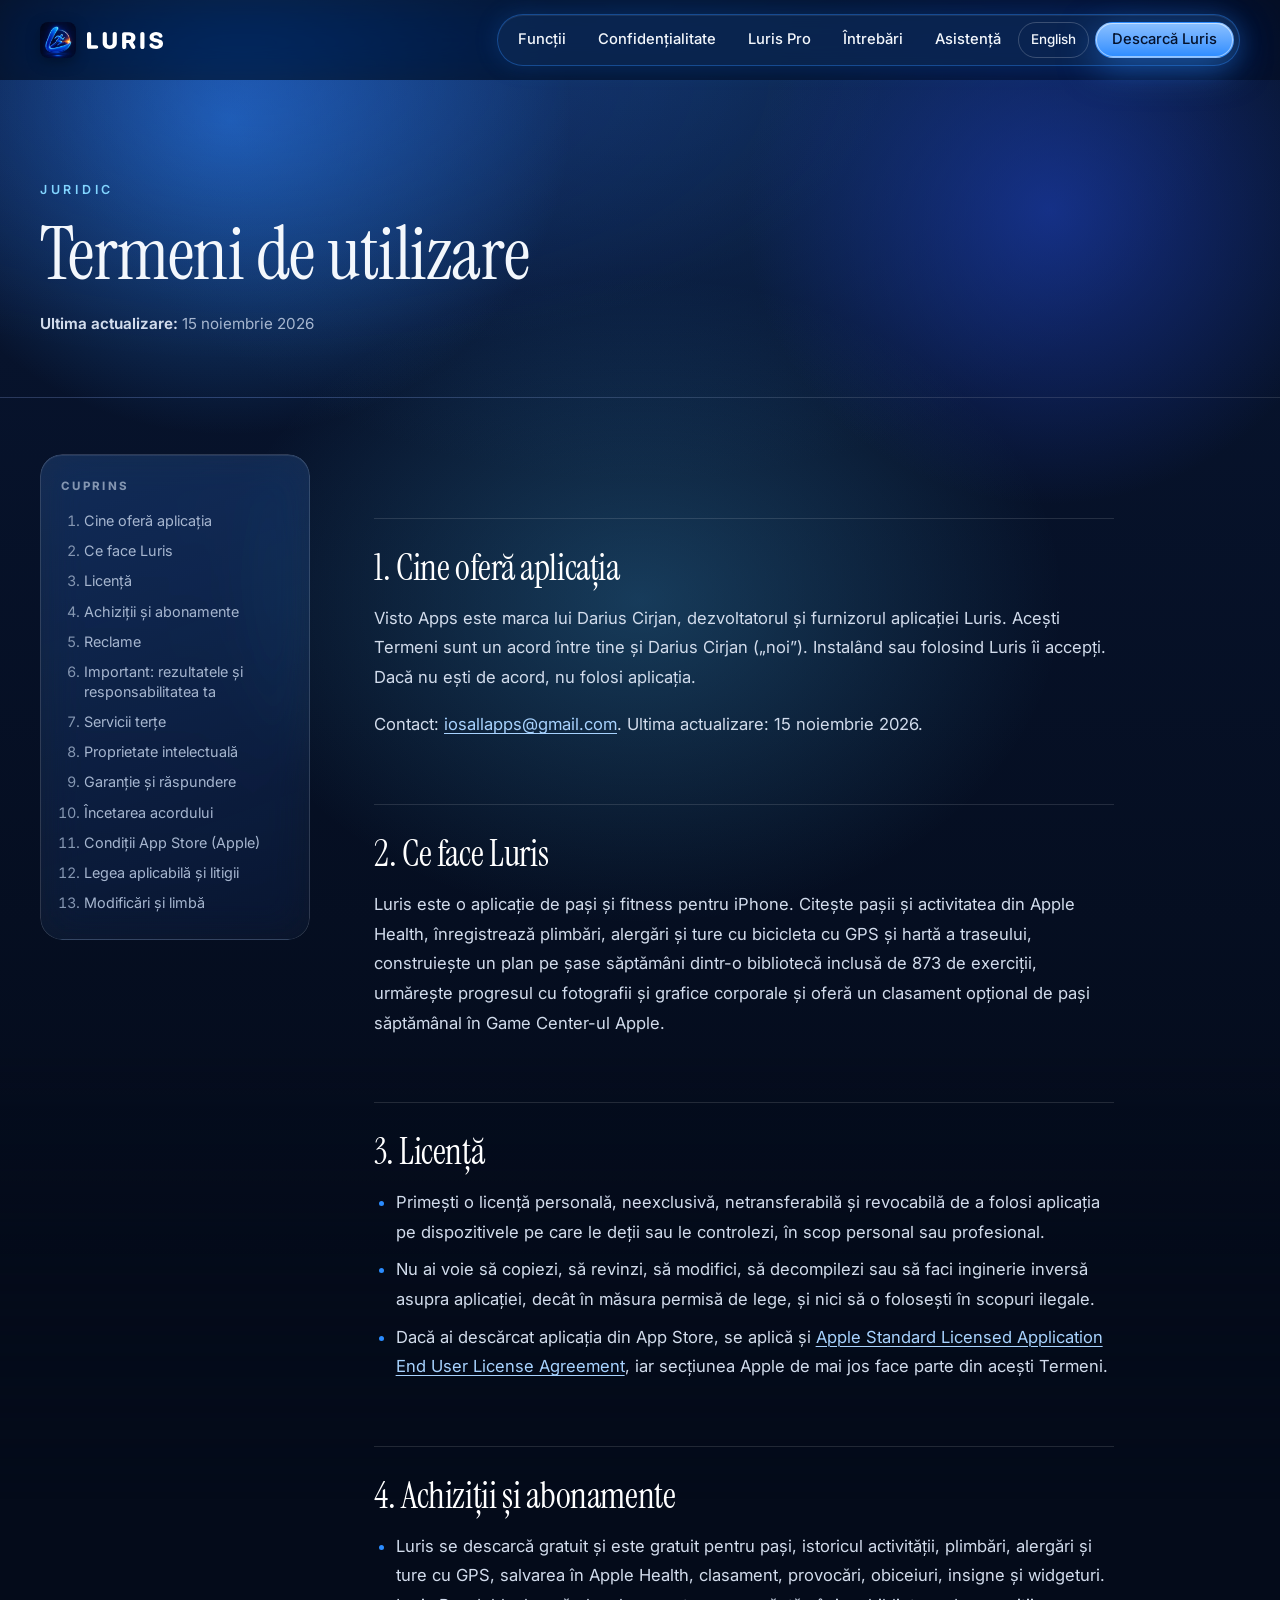
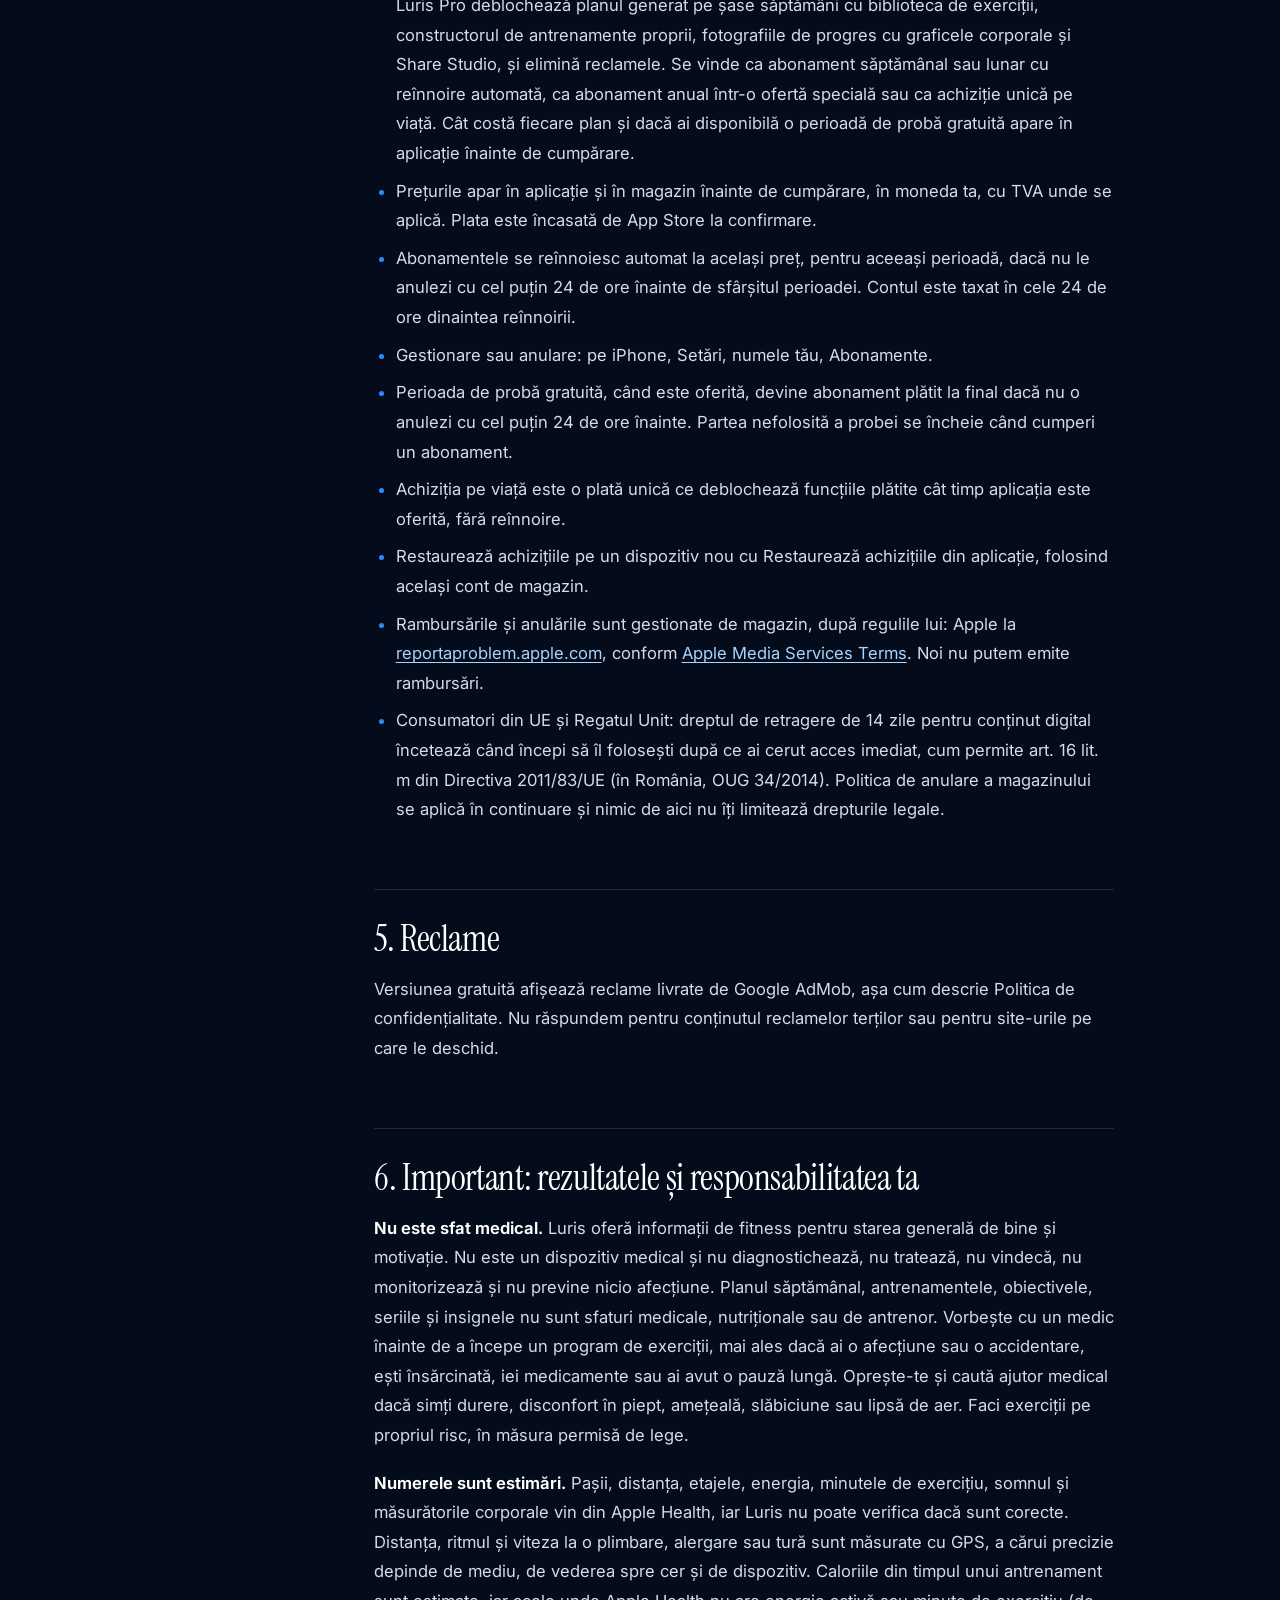
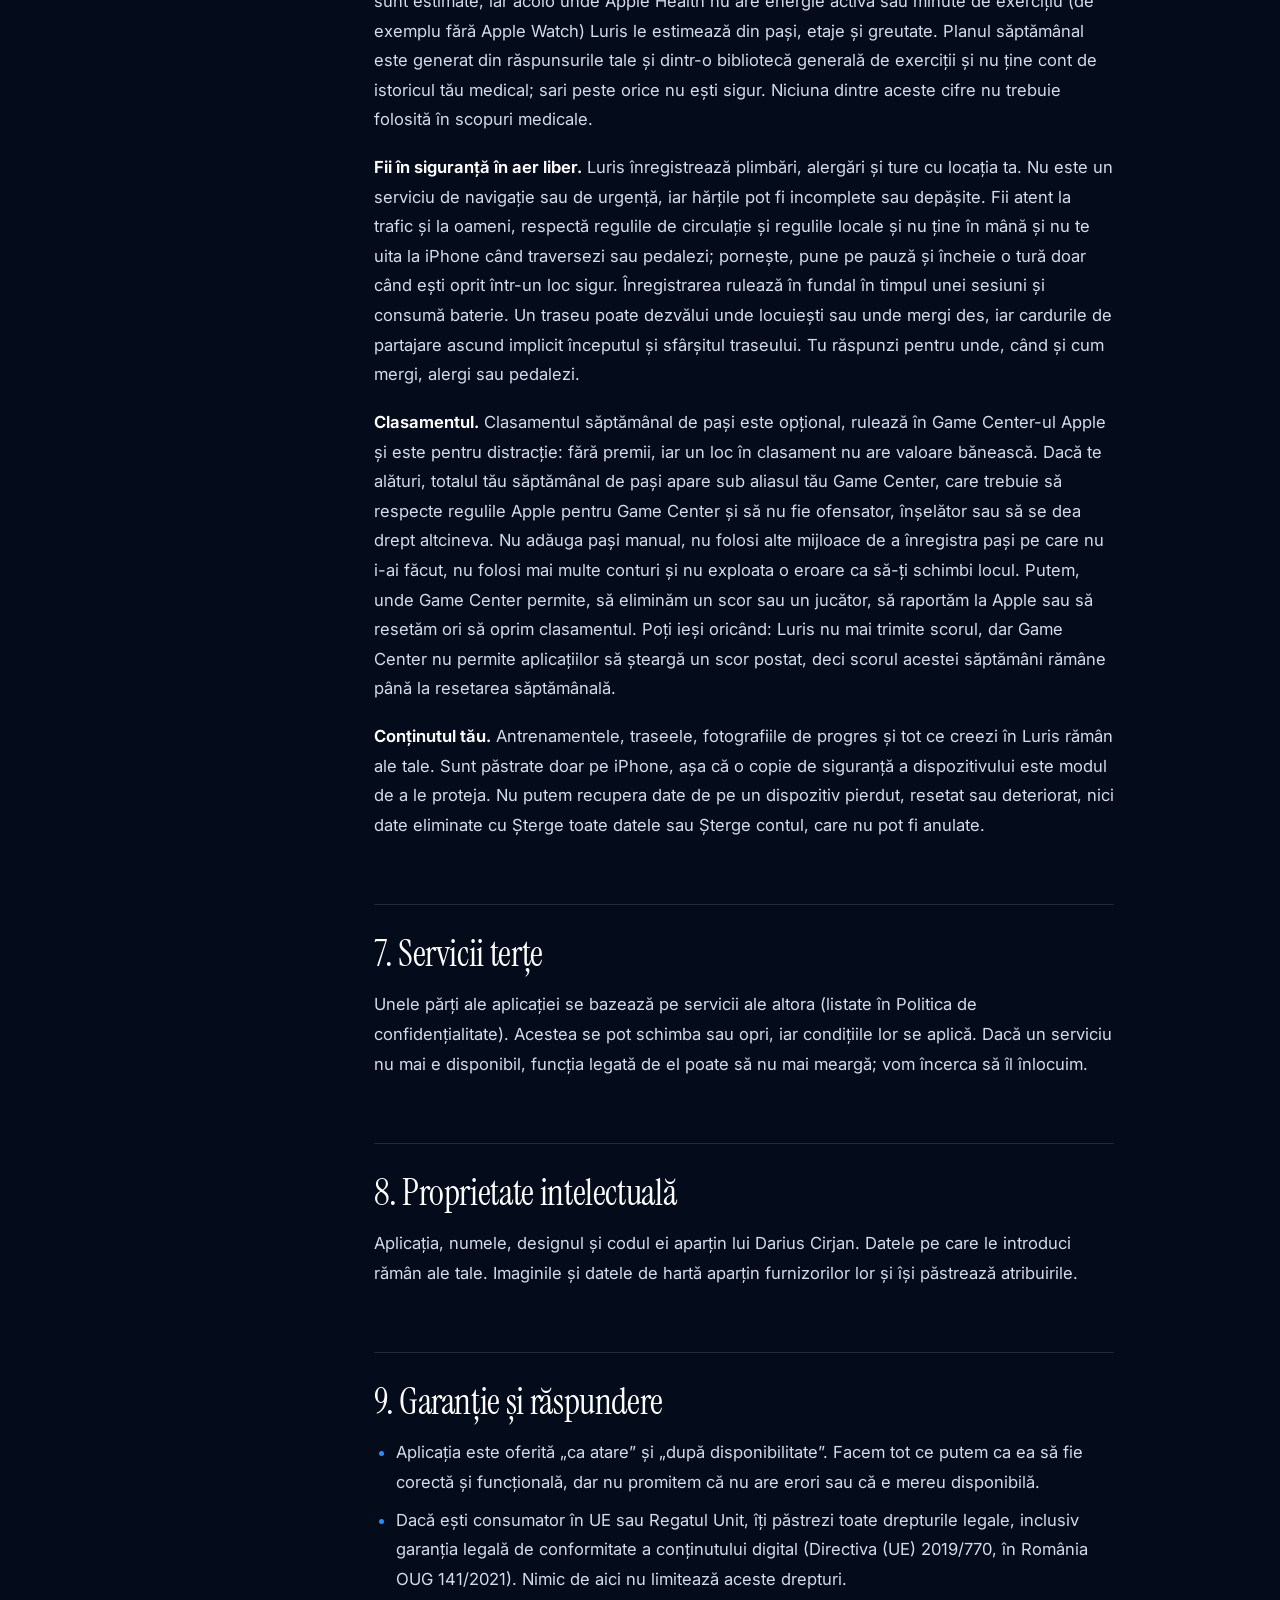
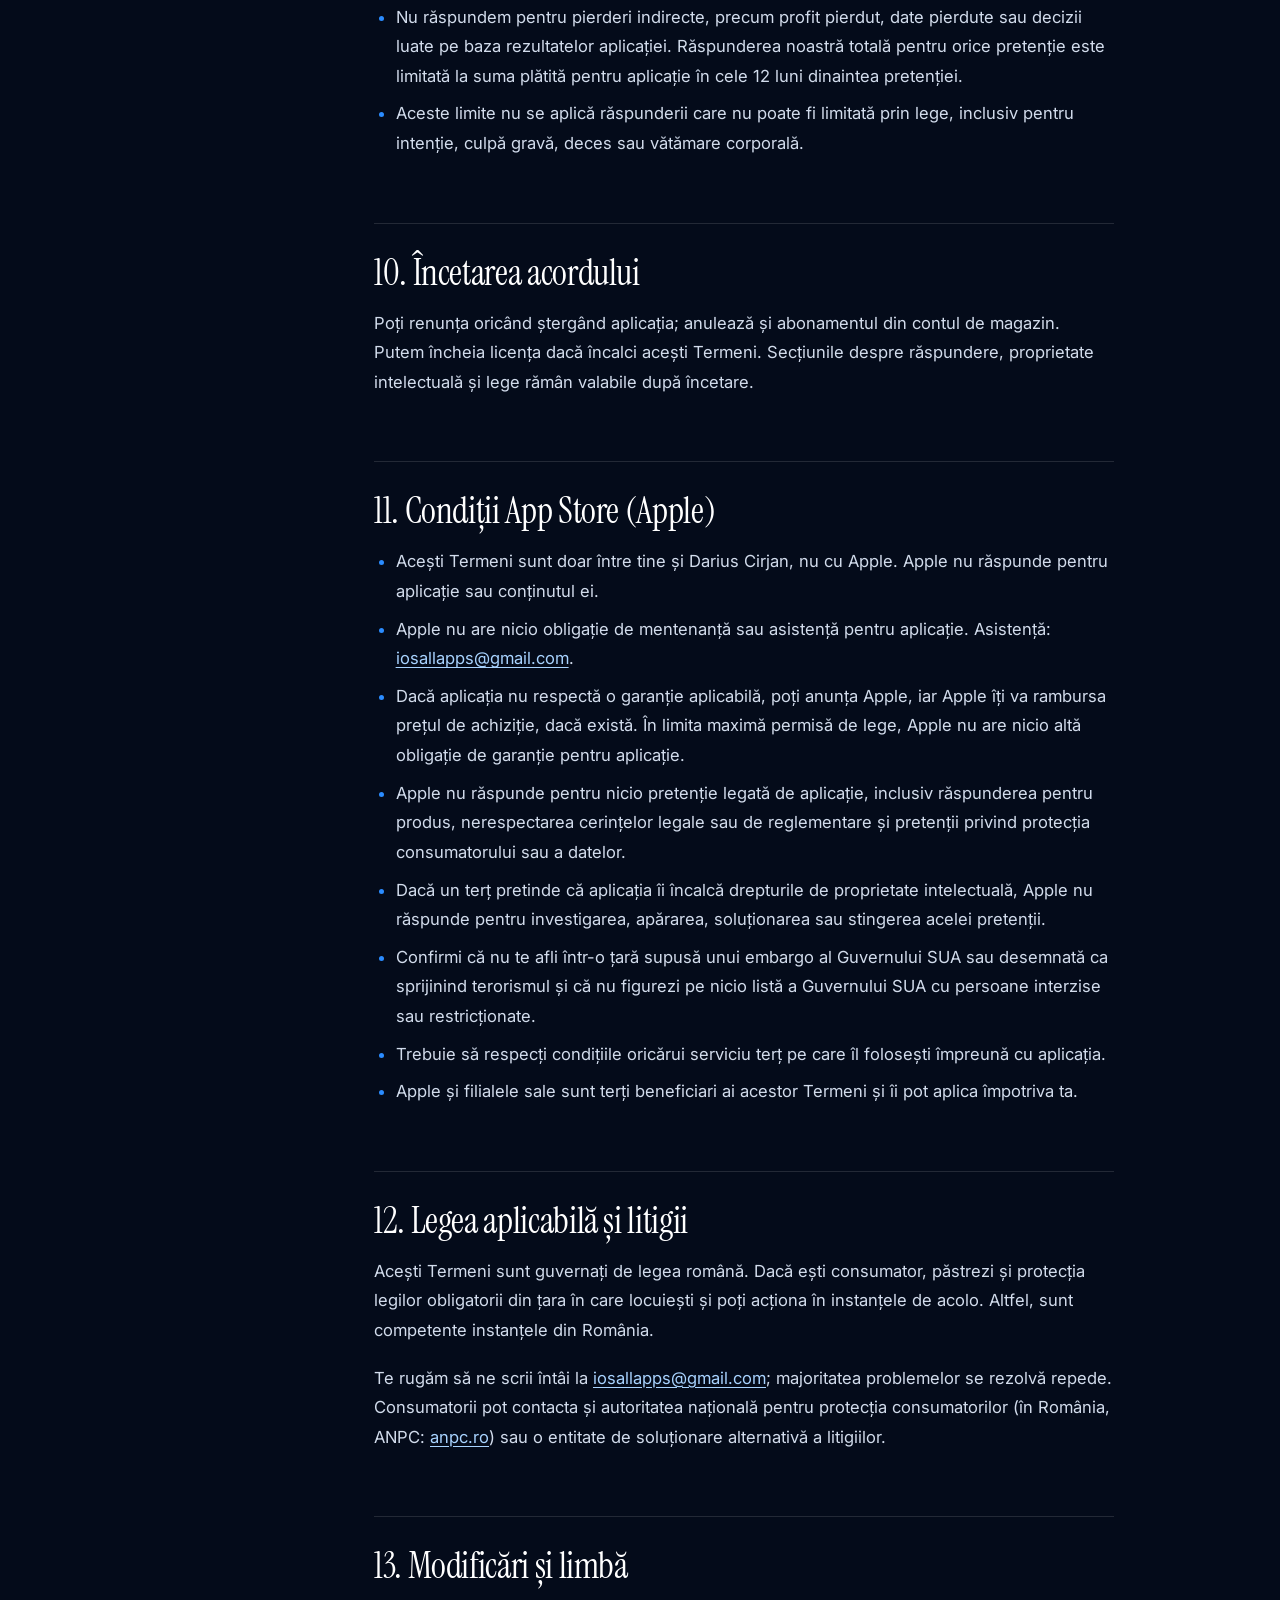
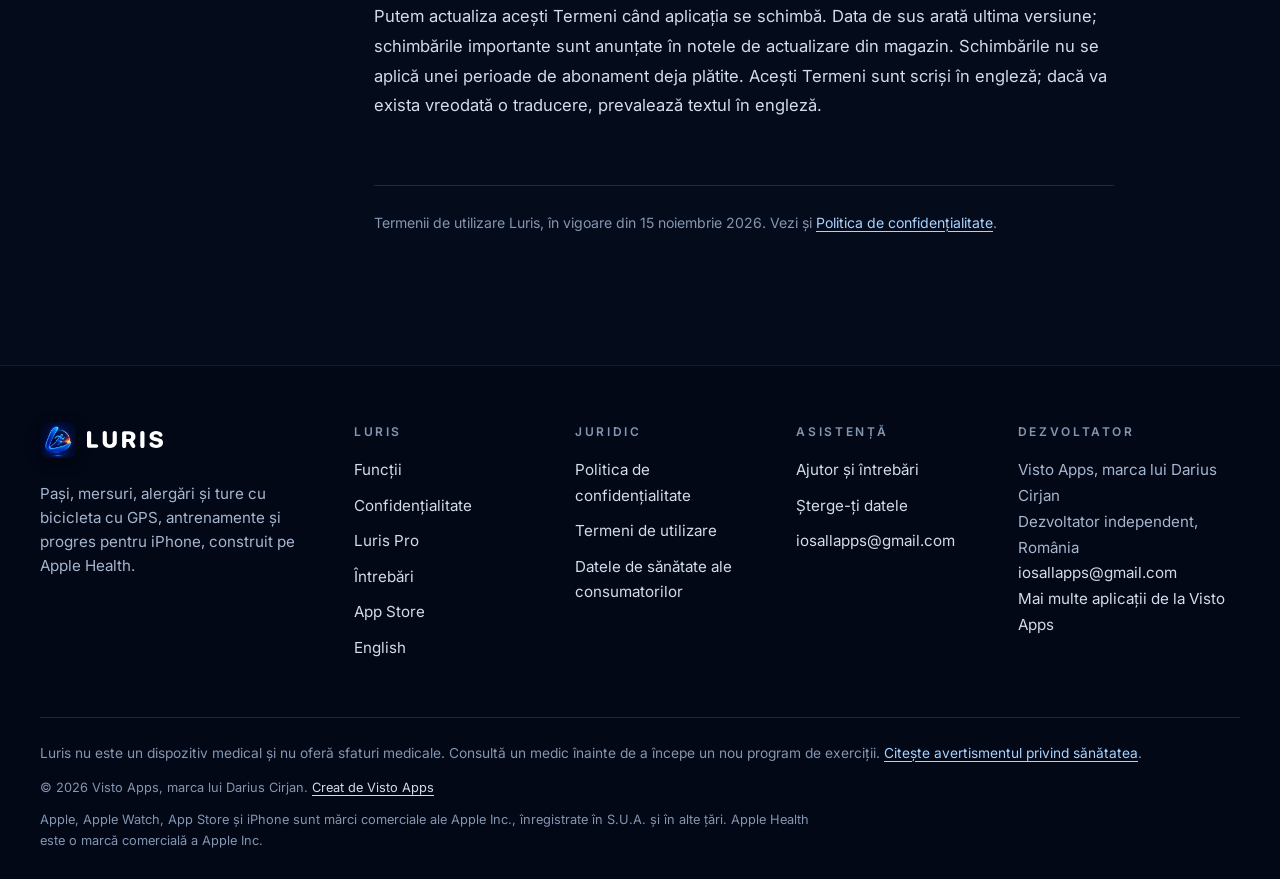
<file: ro/terms.html>
<!DOCTYPE html>
<html lang="ro">
<head>
    <meta charset="utf-8">
    <!-- build:head -->
    <meta http-equiv="Content-Security-Policy" content="default-src 'none'; img-src 'self' data:; style-src 'self'; font-src 'self'; connect-src 'self'; media-src 'self'; manifest-src 'self'; base-uri 'none'; form-action 'none'; upgrade-insecure-requests">
    <meta name="referrer" content="strict-origin-when-cross-origin">
    <meta name="viewport" content="width=device-width, initial-scale=1, viewport-fit=cover">
    <meta name="color-scheme" content="dark">
    <meta name="theme-color" content="#040b1a">
    <meta name="apple-itunes-app" content="app-id=6813596103">
    <link rel="icon" href="/favicon.ico" sizes="48x48">
    <link rel="icon" type="image/png" sizes="32x32" href="/favicon-32.png">
    <link rel="apple-touch-icon" href="/apple-touch-icon.png">
    <link rel="preload" href="/assets/fonts/inter.woff2" as="font" type="font/woff2" crossorigin>
    <link rel="preload" href="/assets/fonts/instrument-serif.woff2" as="font" type="font/woff2" crossorigin>
    <link rel="stylesheet" href="/styles.css?v=fd846e5a4f">
    <!-- /build:head -->
    <!-- build:meta -->
    <title>Termeni de utilizare Luris</title>
    <meta name="description" content="Termenii de utilizare Luris, trackerul de fitness pentru iPhone: licența ta, avertismentul privind sănătatea, siguranța la mers, alergare și ciclism, clasament.">
    <link rel="canonical" href="https://lurisapp.com/ro/terms.html">
    <link rel="alternate" hreflang="en" href="https://lurisapp.com/terms.html">
    <link rel="alternate" hreflang="ro" href="https://lurisapp.com/ro/terms.html">
    <link rel="alternate" hreflang="x-default" href="https://lurisapp.com/terms.html">
    <meta property="og:type" content="article">
    <meta property="og:site_name" content="Luris">
    <meta property="og:locale" content="ro_RO">
    <meta property="og:locale:alternate" content="en_US">
    <meta property="og:url" content="https://lurisapp.com/ro/terms.html">
    <meta property="og:title" content="Termeni de utilizare Luris">
    <meta property="og:description" content="Licența ta, avertismentul privind sănătatea și fitnessul, siguranța la mers, alergare și ciclism și regulile clasamentului.">
    <meta property="og:image" content="https://lurisapp.com/og-image.jpg">
    <meta property="og:image:type" content="image/jpeg">
    <meta property="og:image:width" content="1200">
    <meta property="og:image:height" content="630">
    <meta property="og:image:alt" content="Luris on two iPhones, the Home tab with today&#x27;s steps ring and a run drawn on the map, over a runner at dusk, beside the words Everything you need to move more.">
    <meta name="twitter:card" content="summary_large_image">
    <meta name="twitter:title" content="Termeni de utilizare Luris">
    <meta name="twitter:description" content="Licența ta, avertismentul privind sănătatea și fitnessul, siguranța la mers, alergare și ciclism și regulile clasamentului.">
    <meta name="twitter:image" content="https://lurisapp.com/og-image.jpg">
    <meta name="twitter:image:alt" content="Luris on two iPhones, the Home tab with today&#x27;s steps ring and a run drawn on the map, over a runner at dusk, beside the words Everything you need to move more.">
    <!-- /build:meta -->
    <!-- build:jsonld -->
    <script type="application/ld+json">
    {
      "@context": "https://schema.org",
      "@type": "BreadcrumbList",
      "itemListElement": [
        {
          "@type": "ListItem",
          "position": 1,
          "name": "Luris",
          "item": "https://lurisapp.com/ro/"
        },
        {
          "@type": "ListItem",
          "position": 2,
          "name": "Termeni de utilizare",
          "item": "https://lurisapp.com/ro/terms.html"
        }
      ]
    }
    </script>
    <!-- /build:jsonld -->
</head>
<body>
    <a class="skip-link" href="#main">Skip to content</a>
    <!-- build:sprite -->
    <svg class="sprite" aria-hidden="true" focusable="false">
        <defs>
        <linearGradient id="laurel-gold" x1="0" y1="0" x2="0" y2="1"><stop offset="0" stop-color="#FFE08A"/><stop offset=".55" stop-color="#F5B83D"/><stop offset="1" stop-color="#D98A1C"/></linearGradient>
        <symbol id="wordmark" viewBox="0 0 6679 1493"><path fill="currentColor" d="M183.2 1467.8Q96.4 1467.8 48.2 1417.6Q0 1367.3 0 1276.2V193.9Q0 102 48.2 52.2Q96.4 2.4 183.2 2.4Q270 2.4 318.2 52.2Q366.4 102 366.4 193.9V1171.3H818.8Q891.9 1171.3 936.9 1210.2Q981.9 1249.2 981.9 1319.5Q981.9 1389.9 937.7 1428.8Q893.4 1467.8 818.8 1467.8ZM1998.9 1492.5Q1811.5 1492.5 1671.5 1425.9Q1531.6 1359.3 1454.7 1238.3Q1377.8 1117.3 1377.8 955.7V193.9Q1377.8 102 1425.9 52.2Q1474.1 2.4 1561 2.4Q1647.8 2.4 1696 52.2Q1744.2 102 1744.2 193.9V916.9Q1744.2 1042.5 1810.1 1113.8Q1876.1 1185.2 1998.9 1185.2Q2122 1185.2 2187.8 1113.8Q2253.6 1042.5 2253.6 916.9V193.9Q2253.6 102 2301.8 52.2Q2350 2.4 2436.8 2.4Q2523.7 2.4 2571.8 52.2Q2620 102 2620 193.9V955.7Q2620 1117.3 2543.1 1238.3Q2466.2 1359.3 2326.6 1425.9Q2187.1 1492.5 1998.9 1492.5ZM3267.7 1491.1Q3181.1 1491.1 3132.8 1440.8Q3084.5 1390.5 3084.5 1299.6V216.3Q3084.5 124.4 3132.7 74.6Q3180.9 24.8 3267.7 24.8H3701.9Q3882.2 24.8 4005.5 81.7Q4128.9 138.6 4192.4 245.1Q4255.9 351.5 4255.9 500.6Q4255.9 627.9 4198.8 734.5Q4141.6 841 4030.8 897L4208.5 1197.7Q4232.5 1237.3 4239.9 1264Q4247.4 1290.7 4247.4 1323.3Q4247.4 1396.5 4195.6 1443.8Q4143.9 1491.1 4064.4 1491.1Q4019.8 1491.1 3989.1 1478.4Q3958.4 1465.6 3932.6 1434.3Q3906.7 1402.9 3874.8 1347.5L3661.5 963.2Q3661.5 963.2 3661.5 963.2Q3661.5 963.2 3661.5 963.2H3450.9V1299.6Q3450.9 1390.5 3402.7 1440.8Q3354.6 1491.1 3267.7 1491.1ZM3450.9 711.8H3666.1Q3766.9 711.8 3824 656.6Q3881.2 601.4 3881.2 507.4Q3881.2 415.6 3822.4 358.6Q3763.7 301.7 3664.9 301.7H3450.9ZM4868.5 1490.2Q4781.6 1490.2 4733.5 1440Q4685.3 1389.7 4685.3 1298.6V193.9Q4685.3 102 4733.5 52.2Q4781.6 2.4 4868.5 2.4Q4955.3 2.4 5003.5 52.2Q5051.7 102 5051.7 193.9V1298.6Q5051.7 1389.7 5003.5 1440Q4955.3 1490.2 4868.5 1490.2ZM6072.3 1492.5Q5916.5 1492.5 5801.5 1456.8Q5686.6 1421.1 5613.7 1360.3Q5540.8 1299.6 5510.8 1225.6Q5501.4 1202.9 5496.5 1180Q5491.6 1157.2 5491.6 1134.3Q5491.6 1065.3 5536.3 1023.1Q5580.9 980.9 5650.2 980.9Q5704.1 980.9 5742.8 1002.3Q5781.5 1023.6 5816.7 1077.9Q5841 1122.1 5880.5 1150.9Q5920 1179.6 5970.6 1192.8Q6021.1 1206 6078.5 1206Q6150.5 1206 6203.3 1186.3Q6256.2 1166.7 6285.5 1132.2Q6314.9 1097.7 6314.9 1054.2Q6314.9 993.8 6262.9 959.2Q6210.9 924.7 6082.3 900.1L5933.7 872Q5718.2 831.9 5607.5 726.8Q5496.8 621.6 5496.8 457Q5496.8 318.1 5571 215.5Q5645.1 112.9 5774.3 56.5Q5903.4 0 6070 0Q6207.8 0 6318.6 33.9Q6429.4 67.8 6506.2 132.6Q6582.9 197.4 6617.3 289.3Q6632.3 326.4 6632.3 367.9Q6632.3 431.6 6590.2 470.8Q6548.1 510 6478.4 510.8Q6419.2 510.8 6378.5 487.4Q6337.8 464.1 6305.9 411.7Q6282.5 367 6248.2 339.6Q6213.9 312.2 6170 299.4Q6126.2 286.5 6072.6 286.5Q6006.3 286.5 5959.1 305Q5911.9 323.4 5886.6 356.1Q5861.3 388.7 5861.3 431.4Q5861.3 488.9 5913.6 523Q5965.9 557.2 6083.4 580L6231.9 608.2Q6463.3 651.8 6571.3 750Q6679.4 848.2 6679.4 1018.8Q6679.4 1163.3 6606.9 1269.9Q6534.4 1376.6 6398.5 1434.6Q6262.6 1492.5 6072.3 1492.5Z"/></symbol>
        <symbol id="i-check" viewBox="0 0 24 24"><circle cx="12" cy="12" r="11" fill="currentColor" fill-opacity=".16"/><path fill="none" stroke="currentColor" stroke-width="2.2" stroke-linecap="round" stroke-linejoin="round" d="m7.5 12.4 3 3 6-6.4"/></symbol>
        <symbol id="i-widget" viewBox="0 0 24 24"><g fill="none" stroke="currentColor" stroke-width="2"><rect x="3.5" y="3.5" width="7" height="7" rx="2"/><rect x="13.5" y="3.5" width="7" height="7" rx="2"/><rect x="3.5" y="13.5" width="17" height="7" rx="2"/></g></symbol>
        <symbol id="i-live" viewBox="0 0 24 24"><g fill="none" stroke="currentColor" stroke-width="2" stroke-linecap="round"><rect x="6" y="2.5" width="12" height="19" rx="3.2"/><rect x="9" y="5.3" width="6" height="2.2" rx="1.1" fill="currentColor" stroke="none"/><path d="M9 15.5h6"/></g></symbol>
        <symbol id="i-ruler" viewBox="0 0 24 24"><g fill="none" stroke="currentColor" stroke-width="2" stroke-linecap="round" stroke-linejoin="round"><path d="M3.6 16.2 16.2 3.6a1.4 1.4 0 0 1 2 0l2.2 2.2a1.4 1.4 0 0 1 0 2L7.8 20.4a1.4 1.4 0 0 1-2 0l-2.2-2.2a1.4 1.4 0 0 1 0-2z"/><path d="m7.4 12.4 2 2M10.4 9.4l1.4 1.4M13.4 6.4l2 2"/></g></symbol>
        <symbol id="i-globe" viewBox="0 0 24 24"><g fill="none" stroke="currentColor" stroke-width="2"><circle cx="12" cy="12" r="9"/><path d="M3 12h18M12 3c2.5 2.6 3.8 5.6 3.8 9s-1.3 6.4-3.8 9c-2.5-2.6-3.8-5.6-3.8-9S9.5 5.6 12 3z"/></g></symbol>
        <symbol id="i-watch" viewBox="0 0 24 24"><g fill="none" stroke="currentColor" stroke-width="2" stroke-linejoin="round"><rect x="6" y="6" width="12" height="12" rx="3.4"/><path d="M8.5 6 9.3 2.5h5.4L15.5 6M8.5 18l.8 3.5h5.4l.8-3.5"/></g></symbol>
        <symbol id="i-user" viewBox="0 0 24 24"><g fill="none" stroke="currentColor" stroke-width="2" stroke-linecap="round"><circle cx="12" cy="8" r="4"/><path d="M4.5 20.5a7.5 7.5 0 0 1 15 0"/></g></symbol>
        <symbol id="i-phone" viewBox="0 0 24 24"><g fill="none" stroke="currentColor" stroke-width="2" stroke-linecap="round" stroke-linejoin="round"><rect x="6" y="2.5" width="12" height="19" rx="3"/><path d="M10.2 12.2h3.6v3.3h-3.6zM10.9 12.2v-1.1a1.1 1.1 0 0 1 2.2 0v1.1"/></g></symbol>
        <symbol id="i-out" viewBox="0 0 24 24"><g fill="none" stroke="currentColor" stroke-width="2" stroke-linecap="round" stroke-linejoin="round"><path d="M14 4h6v6M20 4l-8.5 8.5"/><path d="M18 14v4.5a1.5 1.5 0 0 1-1.5 1.5h-11A1.5 1.5 0 0 1 4 18.5v-11A1.5 1.5 0 0 1 5.5 6H10"/></g></symbol>
        <symbol id="i-clock" viewBox="0 0 24 24"><g fill="none" stroke="currentColor" stroke-width="2" stroke-linecap="round"><circle cx="12" cy="12" r="9"/><path d="M12 7v5l3.2 2"/></g></symbol>
        <symbol id="i-mail" viewBox="0 0 24 24"><g fill="none" stroke="currentColor" stroke-width="2" stroke-linejoin="round"><rect x="3" y="5" width="18" height="14" rx="2.5"/><path d="m3.8 6.5 8.2 6.3 8.2-6.3"/></g></symbol>
        <symbol id="i-heart" viewBox="0 0 24 24"><path fill="currentColor" d="M12 20.6s-7.9-4.7-9.4-9.7C1.5 7.3 3.8 4 7.2 4c2 0 3.6 1.1 4.8 2.8C13.2 5.1 14.8 4 16.8 4c3.4 0 5.7 3.3 4.6 6.9-1.5 5-9.4 9.7-9.4 9.7z"/></symbol>
        <symbol id="i-route" viewBox="0 0 24 24"><g fill="none" stroke="currentColor" stroke-width="2" stroke-linecap="round" stroke-linejoin="round"><circle cx="6" cy="18" r="2.4"/><circle cx="18" cy="6" r="2.4"/><path d="M8.4 18H15a3 3 0 0 0 0-6H9a3 3 0 0 1 0-6h6.6"/></g></symbol>
        <symbol id="i-lock" viewBox="0 0 24 24"><g fill="none" stroke="currentColor" stroke-width="2" stroke-linecap="round" stroke-linejoin="round"><rect x="4.5" y="10.5" width="15" height="10.5" rx="2.6"/><path d="M8 10.5V7.8a4 4 0 0 1 8 0v2.7"/></g></symbol>
        <symbol id="i-trash" viewBox="0 0 24 24"><g fill="none" stroke="currentColor" stroke-width="2" stroke-linecap="round" stroke-linejoin="round"><path d="M4 6.5h16M9.5 6.5V4.8c0-.7.5-1.3 1.3-1.3h2.4c.8 0 1.3.6 1.3 1.3v1.7M6.2 6.5l.9 12.6c.1 1 .9 1.9 2 1.9h5.8c1.1 0 1.9-.8 2-1.9l.9-12.6M10 10.5v6.5M14 10.5v6.5"/></g></symbol>
        <symbol id="i-shield" viewBox="0 0 24 24"><g fill="none" stroke="currentColor" stroke-width="2" stroke-linecap="round" stroke-linejoin="round"><path d="M12 2.8 4.5 5.6v5.8c0 4.8 3.2 8.4 7.5 9.8 4.3-1.4 7.5-5 7.5-9.8V5.6z"/><path d="m8.8 12 2.3 2.3 4.2-4.6"/></g></symbol>
        <symbol id="i-ad" viewBox="0 0 24 24"><g fill="none" stroke="currentColor" stroke-width="2" stroke-linecap="round" stroke-linejoin="round"><rect x="2.5" y="5" width="19" height="14" rx="3"/><path d="m6.5 15.5 2.4-7 2.4 7M7.3 13.3h3.2M14 8.5v7h1.6a3.5 3.5 0 0 0 0-7z"/></g></symbol>
        <symbol id="i-chart" viewBox="0 0 24 24"><g fill="none" stroke="currentColor" stroke-width="2" stroke-linecap="round" stroke-linejoin="round"><path d="M3.5 20.5h17"/><path d="m4.5 15.5 5-5 3.5 3.5 6.5-7"/><path d="M15.5 7h4v4"/></g></symbol>
        <symbol id="i-card" viewBox="0 0 24 24"><g fill="none" stroke="currentColor" stroke-width="2" stroke-linecap="round" stroke-linejoin="round"><rect x="5" y="2.5" width="14" height="19" rx="2.6"/><path d="m5 16 4.2-4.2a1.6 1.6 0 0 1 2.3 0L19 19"/><circle cx="14.5" cy="8" r="1.8"/></g></symbol>
        <symbol id="i-spark" viewBox="0 0 24 24"><path fill="currentColor" d="M12 2.5c.5 4.6 2.9 7 7.5 7.5v.1c-4.6.5-7 2.9-7.5 7.5h-.1c-.5-4.6-2.9-7-7.4-7.5v-.1c4.5-.5 6.9-2.9 7.4-7.5zM19 15.5c.2 1.9 1.1 2.8 3 3-1.9.2-2.8 1.1-3 3-.2-1.9-1.1-2.8-3-3 1.9-.2 2.8-1.1 3-3z"/></symbol>
        <symbol id="i-card-user" viewBox="0 0 24 24"><g fill="none" stroke="currentColor" stroke-width="2" stroke-linecap="round" stroke-linejoin="round"><rect x="2.5" y="4.5" width="19" height="15" rx="3"/><circle cx="12" cy="10.5" r="2.8"/><path d="M7 17.5a5.6 5.6 0 0 1 10 0"/></g></symbol>
        <symbol id="i-trophy" viewBox="0 0 24 24"><g fill="none" stroke="currentColor" stroke-width="2" stroke-linecap="round" stroke-linejoin="round"><path d="M7.5 3.5h9v6a4.5 4.5 0 0 1-9 0z"/><path d="M7.5 5.5H4.5v1.5a3 3 0 0 0 3 3M16.5 5.5h3v1.5a3 3 0 0 1-3 3"/><path d="M12 14v3.5M8.5 20.5h7M9.5 17.5h5"/></g></symbol>
        <symbol id="i-plus" viewBox="0 0 24 24"><path fill="none" stroke="currentColor" stroke-width="2" stroke-linecap="round" d="M12 5v14M5 12h14"/></symbol>
        <symbol id="i-arrow" viewBox="0 0 24 24"><path fill="none" stroke="currentColor" stroke-width="2" stroke-linecap="round" stroke-linejoin="round" d="M5 12h14m-5.5-5.5L19 12l-5.5 5.5"/></symbol>
        <symbol id="i-dumbbell" viewBox="0 0 24 24"><g fill="none" stroke="currentColor" stroke-width="2" stroke-linecap="round" stroke-linejoin="round"><path d="M8 12h8M3.5 9.5v5M20.5 9.5v5"/><rect x="5.5" y="7" width="3" height="10" rx="1.2"/><rect x="15.5" y="7" width="3" height="10" rx="1.2"/></g></symbol>
        <symbol id="laurel" viewBox="0 0 64 96"><g fill="url(#laurel-gold)"><path d="M40.5 86.0A40 40 0 0 1 33.4 18.5" fill="none" stroke="url(#laurel-gold)" stroke-width="2.4" stroke-linecap="round"/><path d="M0 0C4-3.8 4.2-11.2 0-16.5C-4.2-11.2-4-3.8 0 0Z" transform="translate(36.8 83.9) rotate(268.0) scale(1.20)"/><path d="M0 0C4-3.8 4.2-11.2 0-16.5C-4.2-11.2-4-3.8 0 0Z" transform="translate(36.8 83.9) rotate(342.0) scale(1.20)"/><path d="M0 0C4-3.8 4.2-11.2 0-16.5C-4.2-11.2-4-3.8 0 0Z" transform="translate(27.0 75.3) rotate(286.8) scale(1.12)"/><path d="M0 0C4-3.8 4.2-11.2 0-16.5C-4.2-11.2-4-3.8 0 0Z" transform="translate(27.0 75.3) rotate(360.8) scale(1.12)"/><path d="M0 0C4-3.8 4.2-11.2 0-16.5C-4.2-11.2-4-3.8 0 0Z" transform="translate(20.5 63.9) rotate(305.6) scale(1.04)"/><path d="M0 0C4-3.8 4.2-11.2 0-16.5C-4.2-11.2-4-3.8 0 0Z" transform="translate(20.5 63.9) rotate(379.6) scale(1.04)"/><path d="M0 0C4-3.8 4.2-11.2 0-16.5C-4.2-11.2-4-3.8 0 0Z" transform="translate(18.0 51.1) rotate(324.4) scale(0.96)"/><path d="M0 0C4-3.8 4.2-11.2 0-16.5C-4.2-11.2-4-3.8 0 0Z" transform="translate(18.0 51.1) rotate(398.4) scale(0.96)"/><path d="M0 0C4-3.8 4.2-11.2 0-16.5C-4.2-11.2-4-3.8 0 0Z" transform="translate(19.8 38.2) rotate(343.2) scale(0.88)"/><path d="M0 0C4-3.8 4.2-11.2 0-16.5C-4.2-11.2-4-3.8 0 0Z" transform="translate(19.8 38.2) rotate(417.2) scale(0.88)"/><path d="M0 0C4-3.8 4.2-11.2 0-16.5C-4.2-11.2-4-3.8 0 0Z" transform="translate(25.6 26.5) rotate(362.0) scale(0.80)"/><path d="M0 0C4-3.8 4.2-11.2 0-16.5C-4.2-11.2-4-3.8 0 0Z" transform="translate(25.6 26.5) rotate(436.0) scale(0.80)"/><path d="M0 0C4-3.8 4.2-11.2 0-16.5C-4.2-11.2-4-3.8 0 0Z" transform="translate(33.4 18.5) rotate(-6) scale(.78)"/></g></symbol>
        </defs>
    </svg>
    <!-- /build:sprite -->
    <!-- build:header -->
    <header class="site-header">
        <div class="container bar">
            <a class="brand" href="/ro/" aria-label="Luris, acasă"><img src="/img/app-icon-128.webp" width="36" height="36" alt=""><svg class="wordmark" viewBox="0 0 6679 1493" aria-hidden="true" focusable="false"><use href="#wordmark"/></svg></a>
            <nav class="nav" aria-label="Primary">
                <a class="nav-wide" href="/ro/#features">Funcții</a>
                <a class="nav-wide" href="/ro/#privacy">Confidențialitate</a>
                <a class="nav-wide" href="/ro/#pro">Luris Pro</a>
                <a class="nav-wide" href="/ro/#questions">Întrebări</a>
                <a href="/ro/support.html">Asistență</a>
                <a class="lang-switch" href="/terms.html" hreflang="en" lang="en">English</a>
                <a class="btn btn-primary btn-small" href="https://apps.apple.com/app/id6813596103?ct=web-header&amp;mt=8" aria-label="Descarcă Luris din App Store">Descarcă Luris</a>
            </nav>
        </div>
    </header>
    <!-- /build:header -->

    <main id="main" class="legal-main">
        <header class="page-hero">
            <div class="container">
                <p class="eyebrow">Juridic</p>
                <h1>Termeni de utilizare</h1>
                <p class="meta"><strong>Ultima actualizare:</strong> 15 noiembrie 2026</p>
            </div>
        </header>
        <div class="container legal-layout">
        <aside class="toc-rail">
        <nav class="toc glass" aria-labelledby="toc-title">
        <h2 id="toc-title">Cuprins</h2>
        <ol>
        <li><a href="#provider">Cine oferă aplicația</a></li>
        <li><a href="#service">Ce face Luris</a></li>
        <li><a href="#license">Licență</a></li>
        <li><a href="#purchases">Achiziții și abonamente</a></li>
        <li><a href="#ads">Reclame</a></li>
        <li><a href="#accuracy">Important: rezultatele și responsabilitatea ta</a></li>
        <li><a href="#third">Servicii terțe</a></li>
        <li><a href="#ip">Proprietate intelectuală</a></li>
        <li><a href="#warranty">Garanție și răspundere</a></li>
        <li><a href="#end">Încetarea acordului</a></li>
        <li><a href="#apple">Condiții App Store (Apple)</a></li>
        <li><a href="#law">Legea aplicabilă și litigii</a></li>
        <li><a href="#changes">Modificări și limbă</a></li>
        </ol>
        </nav>
        </aside>
        <article class="legal">
        <section id="provider" class="legal-section"><h2>1. Cine oferă aplicația</h2><p>Visto Apps este marca lui Darius Cirjan, dezvoltatorul și furnizorul aplicației Luris. Acești Termeni sunt un acord între tine și Darius Cirjan („noi”). Instalând sau folosind Luris îi accepți. Dacă nu ești de acord, nu folosi aplicația.</p><p>Contact: <a href="mailto:iosallapps@gmail.com">iosallapps@gmail.com</a>. Ultima actualizare: 15 noiembrie 2026.</p></section>
        <section id="service" class="legal-section"><h2>2. Ce face Luris</h2><p>Luris este o aplicație de pași și fitness pentru iPhone. Citește pașii și activitatea din Apple Health, înregistrează plimbări, alergări și ture cu bicicleta cu GPS și hartă a traseului, construiește un plan pe șase săptămâni dintr-o bibliotecă inclusă de 873 de exerciții, urmărește progresul cu fotografii și grafice corporale și oferă un clasament opțional de pași săptămânal în Game Center-ul Apple.</p></section>
        <section id="license" class="legal-section"><h2>3. Licență</h2><ul><li>Primești o licență personală, neexclusivă, netransferabilă și revocabilă de a folosi aplicația pe dispozitivele pe care le deții sau le controlezi, în scop personal sau profesional.</li><li>Nu ai voie să copiezi, să revinzi, să modifici, să decompilezi sau să faci inginerie inversă asupra aplicației, decât în măsura permisă de lege, și nici să o folosești în scopuri ilegale.</li><li>Dacă ai descărcat aplicația din App Store, se aplică și <a href="https://www.apple.com/legal/internet-services/itunes/dev/stdeula/" rel="noopener">Apple Standard Licensed Application End User License Agreement</a>, iar secțiunea Apple de mai jos face parte din acești Termeni.</li></ul></section>
        <section id="purchases" class="legal-section"><h2>4. Achiziții și abonamente</h2><ul><li>Luris se descarcă gratuit și este gratuit pentru pași, istoricul activității, plimbări, alergări și ture cu GPS, salvarea în Apple Health, clasament, provocări, obiceiuri, insigne și widgeturi. Luris Pro deblochează planul generat pe șase săptămâni cu biblioteca de exerciții, constructorul de antrenamente proprii, fotografiile de progres cu graficele corporale și Share Studio, și elimină reclamele. Se vinde ca abonament săptămânal sau lunar cu reînnoire automată, ca abonament anual într-o ofertă specială sau ca achiziție unică pe viață. Cât costă fiecare plan și dacă ai disponibilă o perioadă de probă gratuită apare în aplicație înainte de cumpărare.</li><li>Prețurile apar în aplicație și în magazin înainte de cumpărare, în moneda ta, cu TVA unde se aplică. Plata este încasată de App Store la confirmare.</li><li>Abonamentele se reînnoiesc automat la același preț, pentru aceeași perioadă, dacă nu le anulezi cu cel puțin 24 de ore înainte de sfârșitul perioadei. Contul este taxat în cele 24 de ore dinaintea reînnoirii.</li><li>Gestionare sau anulare: pe iPhone, Setări, numele tău, Abonamente.</li><li>Perioada de probă gratuită, când este oferită, devine abonament plătit la final dacă nu o anulezi cu cel puțin 24 de ore înainte. Partea nefolosită a probei se încheie când cumperi un abonament.</li><li>Achiziția pe viață este o plată unică ce deblochează funcțiile plătite cât timp aplicația este oferită, fără reînnoire.</li><li>Restaurează achizițiile pe un dispozitiv nou cu Restaurează achizițiile din aplicație, folosind același cont de magazin.</li><li>Rambursările și anulările sunt gestionate de magazin, după regulile lui: Apple la <a href="https://reportaproblem.apple.com" rel="noopener">reportaproblem.apple.com</a>, conform <a href="https://www.apple.com/legal/internet-services/itunes/" rel="noopener">Apple Media Services Terms</a>. Noi nu putem emite rambursări.</li><li>Consumatori din UE și Regatul Unit: dreptul de retragere de 14 zile pentru conținut digital încetează când începi să îl folosești după ce ai cerut acces imediat, cum permite art. 16 lit. m din Directiva 2011/83/UE (în România, OUG 34/2014). Politica de anulare a magazinului se aplică în continuare și nimic de aici nu îți limitează drepturile legale.</li></ul></section>
        <section id="ads" class="legal-section"><h2>5. Reclame</h2><p>Versiunea gratuită afișează reclame livrate de Google AdMob, așa cum descrie Politica de confidențialitate. Nu răspundem pentru conținutul reclamelor terților sau pentru site-urile pe care le deschid.</p></section>
        <section id="accuracy" class="legal-section"><h2>6. Important: rezultatele și responsabilitatea ta</h2><p><strong>Nu este sfat medical.</strong> Luris oferă informații de fitness pentru starea generală de bine și motivație. Nu este un dispozitiv medical și nu diagnostichează, nu tratează, nu vindecă, nu monitorizează și nu previne nicio afecțiune. Planul săptămânal, antrenamentele, obiectivele, seriile și insignele nu sunt sfaturi medicale, nutriționale sau de antrenor. Vorbește cu un medic înainte de a începe un program de exerciții, mai ales dacă ai o afecțiune sau o accidentare, ești însărcinată, iei medicamente sau ai avut o pauză lungă. Oprește-te și caută ajutor medical dacă simți durere, disconfort în piept, amețeală, slăbiciune sau lipsă de aer. Faci exerciții pe propriul risc, în măsura permisă de lege.</p><p><strong>Numerele sunt estimări.</strong> Pașii, distanța, etajele, energia, minutele de exercițiu, somnul și măsurătorile corporale vin din Apple Health, iar Luris nu poate verifica dacă sunt corecte. Distanța, ritmul și viteza la o plimbare, alergare sau tură sunt măsurate cu GPS, a cărui precizie depinde de mediu, de vederea spre cer și de dispozitiv. Caloriile din timpul unui antrenament sunt estimate, iar acolo unde Apple Health nu are energie activă sau minute de exercițiu (de exemplu fără Apple Watch) Luris le estimează din pași, etaje și greutate. Planul săptămânal este generat din răspunsurile tale și dintr-o bibliotecă generală de exerciții și nu ține cont de istoricul tău medical; sari peste orice nu ești sigur. Niciuna dintre aceste cifre nu trebuie folosită în scopuri medicale.</p><p><strong>Fii în siguranță în aer liber.</strong> Luris înregistrează plimbări, alergări și ture cu locația ta. Nu este un serviciu de navigație sau de urgență, iar hărțile pot fi incomplete sau depășite. Fii atent la trafic și la oameni, respectă regulile de circulație și regulile locale și nu ține în mână și nu te uita la iPhone când traversezi sau pedalezi; pornește, pune pe pauză și încheie o tură doar când ești oprit într-un loc sigur. Înregistrarea rulează în fundal în timpul unei sesiuni și consumă baterie. Un traseu poate dezvălui unde locuiești sau unde mergi des, iar cardurile de partajare ascund implicit începutul și sfârșitul traseului. Tu răspunzi pentru unde, când și cum mergi, alergi sau pedalezi.</p><p><strong>Clasamentul.</strong> Clasamentul săptămânal de pași este opțional, rulează în Game Center-ul Apple și este pentru distracție: fără premii, iar un loc în clasament nu are valoare bănească. Dacă te alături, totalul tău săptămânal de pași apare sub aliasul tău Game Center, care trebuie să respecte regulile Apple pentru Game Center și să nu fie ofensator, înșelător sau să se dea drept altcineva. Nu adăuga pași manual, nu folosi alte mijloace de a înregistra pași pe care nu i-ai făcut, nu folosi mai multe conturi și nu exploata o eroare ca să-ți schimbi locul. Putem, unde Game Center permite, să eliminăm un scor sau un jucător, să raportăm la Apple sau să resetăm ori să oprim clasamentul. Poți ieși oricând: Luris nu mai trimite scorul, dar Game Center nu permite aplicațiilor să șteargă un scor postat, deci scorul acestei săptămâni rămâne până la resetarea săptămânală.</p><p><strong>Conținutul tău.</strong> Antrenamentele, traseele, fotografiile de progres și tot ce creezi în Luris rămân ale tale. Sunt păstrate doar pe iPhone, așa că o copie de siguranță a dispozitivului este modul de a le proteja. Nu putem recupera date de pe un dispozitiv pierdut, resetat sau deteriorat, nici date eliminate cu Șterge toate datele sau Șterge contul, care nu pot fi anulate.</p></section>
        <section id="third" class="legal-section"><h2>7. Servicii terțe</h2><p>Unele părți ale aplicației se bazează pe servicii ale altora (listate în Politica de confidențialitate). Acestea se pot schimba sau opri, iar condițiile lor se aplică. Dacă un serviciu nu mai e disponibil, funcția legată de el poate să nu mai meargă; vom încerca să îl înlocuim.</p></section>
        <section id="ip" class="legal-section"><h2>8. Proprietate intelectuală</h2><p>Aplicația, numele, designul și codul ei aparțin lui Darius Cirjan. Datele pe care le introduci rămân ale tale. Imaginile și datele de hartă aparțin furnizorilor lor și își păstrează atribuirile.</p></section>
        <section id="warranty" class="legal-section"><h2>9. Garanție și răspundere</h2><ul><li>Aplicația este oferită „ca atare” și „după disponibilitate”. Facem tot ce putem ca ea să fie corectă și funcțională, dar nu promitem că nu are erori sau că e mereu disponibilă.</li><li>Dacă ești consumator în UE sau Regatul Unit, îți păstrezi toate drepturile legale, inclusiv garanția legală de conformitate a conținutului digital (Directiva (UE) 2019/770, în România OUG 141/2021). Nimic de aici nu limitează aceste drepturi.</li><li>Nu răspundem pentru pierderi indirecte, precum profit pierdut, date pierdute sau decizii luate pe baza rezultatelor aplicației. Răspunderea noastră totală pentru orice pretenție este limitată la suma plătită pentru aplicație în cele 12 luni dinaintea pretenției.</li><li>Aceste limite nu se aplică răspunderii care nu poate fi limitată prin lege, inclusiv pentru intenție, culpă gravă, deces sau vătămare corporală.</li></ul></section>
        <section id="end" class="legal-section"><h2>10. Încetarea acordului</h2><p>Poți renunța oricând ștergând aplicația; anulează și abonamentul din contul de magazin. Putem încheia licența dacă încalci acești Termeni. Secțiunile despre răspundere, proprietate intelectuală și lege rămân valabile după încetare.</p></section>
        <section id="apple" class="legal-section"><h2>11. Condiții App Store (Apple)</h2><ul><li>Acești Termeni sunt doar între tine și Darius Cirjan, nu cu Apple. Apple nu răspunde pentru aplicație sau conținutul ei.</li><li>Apple nu are nicio obligație de mentenanță sau asistență pentru aplicație. Asistență: <a href="mailto:iosallapps@gmail.com">iosallapps@gmail.com</a>.</li><li>Dacă aplicația nu respectă o garanție aplicabilă, poți anunța Apple, iar Apple îți va rambursa prețul de achiziție, dacă există. În limita maximă permisă de lege, Apple nu are nicio altă obligație de garanție pentru aplicație.</li><li>Apple nu răspunde pentru nicio pretenție legată de aplicație, inclusiv răspunderea pentru produs, nerespectarea cerințelor legale sau de reglementare și pretenții privind protecția consumatorului sau a datelor.</li><li>Dacă un terț pretinde că aplicația îi încalcă drepturile de proprietate intelectuală, Apple nu răspunde pentru investigarea, apărarea, soluționarea sau stingerea acelei pretenții.</li><li>Confirmi că nu te afli într-o țară supusă unui embargo al Guvernului SUA sau desemnată ca sprijinind terorismul și că nu figurezi pe nicio listă a Guvernului SUA cu persoane interzise sau restricționate.</li><li>Trebuie să respecți condițiile oricărui serviciu terț pe care îl folosești împreună cu aplicația.</li><li>Apple și filialele sale sunt terți beneficiari ai acestor Termeni și îi pot aplica împotriva ta.</li></ul></section>
        <section id="law" class="legal-section"><h2>12. Legea aplicabilă și litigii</h2><p>Acești Termeni sunt guvernați de legea română. Dacă ești consumator, păstrezi și protecția legilor obligatorii din țara în care locuiești și poți acționa în instanțele de acolo. Altfel, sunt competente instanțele din România.</p><p>Te rugăm să ne scrii întâi la <a href="mailto:iosallapps@gmail.com">iosallapps@gmail.com</a>; majoritatea problemelor se rezolvă repede. Consumatorii pot contacta și autoritatea națională pentru protecția consumatorilor (în România, ANPC: <a href="https://anpc.ro" rel="noopener">anpc.ro</a>) sau o entitate de soluționare alternativă a litigiilor.</p></section>
        <section id="changes" class="legal-section"><h2>13. Modificări și limbă</h2><p>Putem actualiza acești Termeni când aplicația se schimbă. Data de sus arată ultima versiune; schimbările importante sunt anunțate în notele de actualizare din magazin. Schimbările nu se aplică unei perioade de abonament deja plătite. Acești Termeni sunt scriși în engleză; dacă va exista vreodată o traducere, prevalează textul în engleză.</p></section>

        <p class="legal-note">Termenii de utilizare Luris, în vigoare din 15 noiembrie 2026. Vezi și <a href="privacy.html">Politica de confidențialitate</a>.</p>
        </article>
        </div>
    </main>

    <!-- build:footer -->
    <footer class="site-footer">
        <div class="container">
            <div class="footer-grid">
                <div class="footer-brand">
                    <a class="brand" href="/ro/" aria-label="Luris, acasă"><img src="/img/app-icon-128.webp" width="36" height="36" alt=""><svg class="wordmark" viewBox="0 0 6679 1493" aria-hidden="true" focusable="false"><use href="#wordmark"/></svg></a>
                    <p>Pași, mersuri, alergări și ture cu bicicleta cu GPS, antrenamente și progres pentru iPhone, construit pe Apple Health.</p>
                </div>
                <nav class="footer-col" aria-labelledby="footer-luris">
                    <h2 id="footer-luris">Luris</h2>
                    <ul>
                        <li><a href="/ro/#features">Funcții</a></li>
                        <li><a href="/ro/#privacy">Confidențialitate</a></li>
                        <li><a href="/ro/#pro">Luris Pro</a></li>
                        <li><a href="/ro/#questions">Întrebări</a></li>
                        <li><a href="https://apps.apple.com/app/id6813596103?ct=web-footer&amp;mt=8">App Store</a></li>
                        <li><a href="/terms.html" hreflang="en" lang="en">English</a></li>
                    </ul>
                </nav>
                <nav class="footer-col" aria-labelledby="footer-legal">
                    <h2 id="footer-legal">Juridic</h2>
                    <ul>
                        <li><a href="/ro/privacy.html">Politica de confidențialitate</a></li>
                        <li><a href="/ro/terms.html">Termeni de utilizare</a></li>
                        <li><a href="/ro/privacy.html#consumer-health-data">Datele de sănătate ale consumatorilor</a></li>
                    </ul>
                </nav>
                <nav class="footer-col" aria-labelledby="footer-support">
                    <h2 id="footer-support">Asistență</h2>
                    <ul>
                        <li><a href="/ro/support.html">Ajutor și întrebări</a></li>
                        <li><a href="/ro/support.html#delete">Șterge-ți datele</a></li>
                        <li><a href="mailto:iosallapps@gmail.com">iosallapps@gmail.com</a></li>
                    </ul>
                </nav>
                <section class="footer-col footer-dev" aria-labelledby="footer-dev">
                    <h2 id="footer-dev">Dezvoltator</h2>
                    <p>Visto Apps, marca lui Darius Cirjan<br>Dezvoltator independent, România<br><a href="mailto:iosallapps@gmail.com">iosallapps@gmail.com</a><br><a href="https://vistoapps.com/apps.html" rel="noopener">Mai multe aplicații de la Visto Apps</a></p>
                </section>
            </div>
            <p class="footer-health">Luris nu este un dispozitiv medical și nu oferă sfaturi medicale. Consultă un medic înainte de a începe un nou program de exerciții. <a href="/ro/terms.html#accuracy">Citește avertismentul privind sănătatea</a>.</p>
            <div class="footer-bottom">
                <span>&copy; 2026 Visto Apps, marca lui Darius Cirjan. <a href="https://vistoapps.com" rel="noopener">Creat de Visto Apps</a></span>
                <span class="trademarks">Apple, Apple Watch, App Store și iPhone sunt mărci comerciale ale Apple Inc., înregistrate în S.U.A. și în alte țări. Apple Health este o marcă comercială a Apple Inc.</span>
            </div>
        </div>
    </footer>
    <!-- /build:footer -->
</body>
</html>
</file>
<file: styles.css>
/* lurisapp.com, one stylesheet for every page.
   The brand is the App Store art direction: cinematic navy, athlete photography in warm
   dusk light, huge headlines whose last word glows blue, tracked eyebrows between hairlines,
   gold laurels, frosted glass and film grain. Dark only. No JavaScript: the accordion is
   <details>, the reveals are CSS scroll-driven animations where supported. */

:root {
    --bg: #050a16;
    --bg-2: #0a1428;
    --ink: #f4f7fc;
    --ink-2: #d5deec;
    --muted: #a9b6cc;
    --faint: #8391a8;
    --line: rgba(255, 255, 255, 0.09);
    --line-2: rgba(255, 255, 255, 0.14);
    --blue-1: #a8dcff;
    --blue-2: #5aa8ff;
    --blue-3: #2f6bff;
    --blue-ink: #8ec5ff;
    --gold-1: #ffe08a;
    --gold-2: #f5b83d;
    --gold-3: #d98a1c;
    --glow: linear-gradient(100deg, var(--blue-1) 0%, var(--blue-2) 42%, var(--blue-3) 100%);
    --gold: linear-gradient(180deg, var(--gold-1) 0%, var(--gold-2) 55%, var(--gold-3) 100%);
    --gutter: clamp(16px, 4vw, 40px);
    --header: 68px;
    --font: -apple-system, BlinkMacSystemFont, "SF Pro Display", "SF Pro Text", "Inter", "Segoe UI", Roboto,
        "Helvetica Neue", Arial, sans-serif;
    --phone: clamp(236px, 23vw, 330px);
    color-scheme: dark;
}

/* ------------------------------------------------------------------ base */

*, *::before, *::after { box-sizing: border-box; }
html {
    -webkit-text-size-adjust: 100%;
    text-size-adjust: 100%;
    scroll-padding-top: calc(var(--header) + 24px);
    background: var(--bg);
    overflow-x: clip;
}
body {
    margin: 0;
    min-height: 100vh;
    font-family: var(--font);
    font-size: 1rem;
    line-height: 1.6;
    color: var(--ink);
    background:
        radial-gradient(1200px 700px at 85% -10%, rgba(47, 107, 255, 0.16), transparent 60%),
        var(--bg);
    -webkit-font-smoothing: antialiased;
    -moz-osx-font-smoothing: grayscale;
    text-rendering: optimizeLegibility;
    overflow-x: clip;
}
/* film grain over everything, like the store art */
body::after {
    content: "";
    position: fixed;
    inset: 0;
    z-index: 90;
    pointer-events: none;
    opacity: 0.09;
    background-image: url("data:image/svg+xml,%3Csvg xmlns='http://www.w3.org/2000/svg' width='180' height='180'%3E%3Cfilter id='n'%3E%3CfeTurbulence type='fractalNoise' baseFrequency='.85' numOctaves='2' stitchTiles='stitch'/%3E%3CfeColorMatrix values='0 0 0 0 1 0 0 0 0 1 0 0 0 0 1 0 0 0 .6 0'/%3E%3C/filter%3E%3Crect width='100%25' height='100%25' filter='url(%23n)'/%3E%3C/svg%3E");
    mix-blend-mode: soft-light;
}

img, svg, picture { display: block; max-width: 100%; }
img { height: auto; }
h1, h2, h3, p, ul, ol, figure { margin: 0; }
ul, ol { padding: 0; }
a { color: var(--blue-ink); text-decoration-thickness: 1px; text-underline-offset: 3px; }
a:hover { color: #fff; }
strong, b { font-weight: 700; }
:focus-visible { outline: 2px solid var(--blue-2); outline-offset: 3px; border-radius: 6px; }
::selection { background: rgba(90, 168, 255, 0.35); color: #fff; }

.sprite { position: absolute; width: 0; height: 0; overflow: hidden; overflow: clip; }
.visually-hidden {
    position: absolute !important; width: 1px; height: 1px; padding: 0; margin: -1px; overflow: hidden; overflow: clip;
    clip: rect(0 0 0 0); white-space: nowrap; border: 0;
}
.skip-link {
    position: absolute; left: 16px; top: -60px; z-index: 100; padding: 10px 16px; border-radius: 12px;
    background: #fff; color: #050a16; font-weight: 600; text-decoration: none;
}
.skip-link:focus { top: 12px; }

.container { width: 100%; max-width: calc(1200px + 2 * var(--gutter)); margin-inline: auto; padding-inline: var(--gutter); }

/* ------------------------------------------------------------------ shared pieces */

.glass {
    background: linear-gradient(180deg, rgba(34, 48, 80, 0.55), rgba(14, 22, 42, 0.62));
    border: 1px solid var(--line-2);
    box-shadow: 0 24px 60px rgba(0, 0, 0, 0.42), inset 0 1px 0 rgba(255, 255, 255, 0.07);
    -webkit-backdrop-filter: blur(20px) saturate(150%);
    backdrop-filter: blur(20px) saturate(150%);
}

.glow {
    background: var(--glow);
    -webkit-background-clip: text;
    background-clip: text;
    color: transparent;
    -webkit-box-decoration-break: clone;
    box-decoration-break: clone;
    filter: drop-shadow(0 0 22px rgba(47, 107, 255, 0.5));
    padding-bottom: 0.06em;
}

.eyebrow {
    display: inline-flex;
    align-items: center;
    gap: 14px;
    font-size: 0.76rem;
    font-weight: 700;
    letter-spacing: 0.3em;
    text-transform: uppercase;
    color: var(--blue-ink);
    line-height: 1.3;
}
.eyebrow::before, .eyebrow::after {
    content: "";
    flex: none;
    width: 34px;
    height: 1px;
    background: linear-gradient(90deg, transparent, currentColor);
    opacity: 0.8;
}
.eyebrow::after { background: linear-gradient(270deg, transparent, currentColor); }
.eyebrow-gold { color: var(--gold-1); }

.btn {
    display: inline-flex; align-items: center; justify-content: center; gap: 10px;
    min-height: 48px; padding: 12px 22px; border-radius: 999px;
    font: inherit; font-weight: 650; font-size: 1rem; line-height: 1.2; text-decoration: none;
    border: 1px solid transparent; cursor: pointer;
    transition: transform 0.2s ease, box-shadow 0.2s ease, background-color 0.2s ease;
}
.btn svg { width: 20px; height: 20px; }
.btn-primary {
    color: #fff;
    background: linear-gradient(180deg, #4d95ff, var(--blue-3));
    box-shadow: 0 10px 30px rgba(47, 107, 255, 0.45), inset 0 1px 0 rgba(255, 255, 255, 0.3);
}
.btn-primary:hover { color: #fff; transform: translateY(-1px); box-shadow: 0 14px 38px rgba(47, 107, 255, 0.6), inset 0 1px 0 rgba(255, 255, 255, 0.3); }
.btn-ghost { color: var(--ink); border-color: var(--line-2); background: rgba(255, 255, 255, 0.05); }
.btn-ghost:hover { color: #fff; background: rgba(255, 255, 255, 0.1); }
.btn-small { min-height: 38px; padding: 8px 16px; font-size: 0.92rem; }
.btn-large { min-height: 56px; padding: 14px 30px; font-size: 1.08rem; }

.ticks { list-style: none; display: grid; gap: 12px; margin-top: 26px; }
.ticks li { display: flex; gap: 12px; align-items: flex-start; color: var(--ink-2); font-weight: 500; }
.ticks svg { flex: none; width: 22px; height: 22px; margin-top: 1px; color: var(--blue-2); }

/* icon tiles in the app's own colours */
.tile-icon, .callout-icon {
    display: grid; place-items: center; flex: none;
    width: 44px; height: 44px; border-radius: 13px; color: #fff;
    box-shadow: inset 0 1px 0 rgba(255, 255, 255, 0.35), 0 8px 20px rgba(0, 0, 0, 0.3);
}
.tile-icon svg, .callout-icon svg { width: 23px; height: 23px; }
.tone-blue { background: linear-gradient(180deg, #58a2ff, #2563eb); }
.tone-green { background: linear-gradient(180deg, #3ddc84, #119a55); }
.tone-red { background: linear-gradient(180deg, #ff7a7a, #e0344f); }
.tone-gold { background: linear-gradient(180deg, #ffd36a, #df961c); }
.tone-violet { background: linear-gradient(180deg, #ad90ff, #6547f0); }
.tone-orange { background: linear-gradient(180deg, #ffa552, #ee6420); }

/* laurels */
.laurels { display: inline-flex; align-items: center; gap: 12px; }
.laurel { flex: none; width: 44px; height: 66px; filter: drop-shadow(0 0 12px rgba(245, 184, 61, 0.35)); }
.laurel-r { transform: scaleX(-1); }
.laurel-text {
    text-align: center; text-transform: uppercase; font-weight: 850; letter-spacing: 0.01em;
    line-height: 1.02; font-size: 1.4rem; color: #fff;
}
.laurel-text b {
    font-weight: 850;
    background: var(--gold);
    -webkit-background-clip: text; background-clip: text; color: transparent;
    filter: drop-shadow(0 0 16px rgba(245, 184, 61, 0.35));
}

/* ------------------------------------------------------------------ header */

.site-header {
    position: sticky; top: 0; z-index: 60;
    background: rgba(5, 10, 22, 0.66);
    border-bottom: 1px solid var(--line);
    -webkit-backdrop-filter: blur(18px) saturate(160%);
    backdrop-filter: blur(18px) saturate(160%);
}
.bar { display: flex; align-items: center; justify-content: space-between; gap: 20px; min-height: var(--header); }
.brand { display: inline-flex; align-items: center; gap: 11px; color: #fff; text-decoration: none; border-radius: 12px; }
.brand img { width: 36px; height: 36px; border-radius: 9px; box-shadow: 0 0 18px rgba(47, 107, 255, 0.45); }
.wordmark { width: 76px; height: 17px; color: #fff; }
.nav { display: flex; align-items: center; gap: clamp(14px, 2.4vw, 30px); }
.nav a { color: var(--muted); text-decoration: none; font-size: 0.94rem; font-weight: 550; }
.nav a:hover, .nav a[aria-current="page"] { color: #fff; }
.nav .btn-primary { color: #fff; }
.soon-chip {
    display: inline-flex; align-items: center; gap: 8px; white-space: nowrap;
    padding: 7px 14px; border-radius: 999px;
    font-size: 0.84rem; font-weight: 650; color: var(--gold-1);
    background: rgba(245, 184, 61, 0.08); border: 1px solid rgba(245, 184, 61, 0.36);
}
.pulse { width: 7px; height: 7px; border-radius: 50%; background: var(--gold-2); box-shadow: 0 0 0 4px rgba(245, 184, 61, 0.2); }

/* ------------------------------------------------------------------ store state (build:hero-cta, build:final-cta) */

.store-state { margin-top: 34px; }
.soon {
    display: inline-flex; align-items: center; gap: 12px;
    padding: 14px 24px 14px 18px; border-radius: 999px;
    font-weight: 650; font-size: 1.02rem; color: #fff;
    background: linear-gradient(180deg, rgba(255, 255, 255, 0.1), rgba(255, 255, 255, 0.04));
    border: 1px solid rgba(255, 255, 255, 0.18);
    box-shadow: 0 16px 40px rgba(0, 0, 0, 0.35), inset 0 1px 0 rgba(255, 255, 255, 0.12);
    -webkit-backdrop-filter: blur(16px); backdrop-filter: blur(16px);
}
.soon svg { width: 22px; height: 22px; color: var(--gold-1); }
.requirement { margin-top: 12px; font-size: 0.88rem; color: var(--faint); }
.store-row { display: flex; align-items: center; gap: 22px; flex-wrap: wrap; }
.store-badge { display: inline-block; border-radius: 10px; }
.store-badge img { width: 150px; height: 50px; }
.qr-tile { display: none; align-items: center; gap: 12px; padding: 8px 14px 8px 8px; border-radius: 16px; background: rgba(255, 255, 255, 0.06); border: 1px solid var(--line-2); }
.qr { width: 76px; height: 76px; border-radius: 8px; }
.qr-tile p { max-width: 9em; font-size: 0.82rem; line-height: 1.35; color: var(--muted); }
@media (hover: hover) and (pointer: fine) { .qr-tile { display: inline-flex; } }

/* ------------------------------------------------------------------ hero */

.hero {
    position: relative; isolation: isolate; overflow: hidden; overflow: clip;
    padding: clamp(40px, 6vw, 84px) 0 clamp(120px, 12vw, 170px);
}
.hero-bg { position: absolute; z-index: -2; top: 0; left: 0; bottom: 0; width: 62%; }
.hero-bg img { width: 100%; height: 100%; object-fit: cover; object-position: 50% 26%; }
.hero::before {
    content: ""; position: absolute; inset: 0; z-index: -1; pointer-events: none;
    background:
        linear-gradient(90deg, rgba(5, 10, 22, 0.72) 0%, rgba(5, 10, 22, 0.38) 30%, rgba(5, 10, 22, 0.5) 48%, var(--bg) 64%),
        linear-gradient(0deg, var(--bg) 0%, rgba(5, 10, 22, 0) 30%),
        linear-gradient(180deg, rgba(5, 10, 22, 0.6) 0%, rgba(5, 10, 22, 0) 24%),
        radial-gradient(640px 520px at 78% 48%, rgba(47, 107, 255, 0.22), transparent 70%);
}
.hero-grid { display: grid; grid-template-columns: minmax(0, 1.04fr) minmax(0, 0.96fr); align-items: center; gap: 32px; }
.hero-copy { max-width: 600px; }
.laurels-hero .laurel-text { font-size: clamp(1.15rem, 1.6vw, 1.45rem); }
.hero h1 {
    margin-top: 26px;
    font-size: clamp(2.8rem, 5.9vw, 5.6rem);
    line-height: 0.98;
    letter-spacing: -0.045em;
    font-weight: 850;
    text-wrap: balance;
}
.hero .lede { text-shadow: 0 1px 18px rgba(5, 10, 22, 0.9); color: #b7c3d8; }
.lede { margin-top: 24px; max-width: 33em; font-size: clamp(1.06rem, 1.35vw, 1.24rem); line-height: 1.6; color: var(--muted); }
.motto {
    display: inline-flex; align-items: center; gap: 12px; margin-top: 28px;
    padding: 10px 22px; border-radius: 999px;
    font-size: 0.8rem; font-weight: 800; letter-spacing: 0.24em; text-transform: uppercase; color: var(--gold-1);
    border: 1px solid rgba(245, 184, 61, 0.42);
    background: linear-gradient(180deg, rgba(245, 184, 61, 0.12), rgba(245, 184, 61, 0.03));
    box-shadow: 0 0 30px rgba(245, 184, 61, 0.12);
}
.motto i { width: 4px; height: 4px; border-radius: 50%; background: var(--gold-2); }

.hero-stage { position: relative; height: calc(var(--phone) * 2.04 + 40px); }
.hero-stage::before {
    content: ""; position: absolute; inset: 10% 5% 0 10%; z-index: -1;
    background: radial-gradient(closest-side, rgba(47, 107, 255, 0.38), transparent);
    filter: blur(20px);
}
.phone { filter: drop-shadow(0 40px 60px rgba(0, 0, 0, 0.6)) drop-shadow(0 0 1px rgba(255, 255, 255, 0.2)); }
.phone img { width: 100%; }
.phone-front { position: absolute; z-index: 2; top: 0; left: 10%; width: var(--phone); }
.phone-back { position: absolute; z-index: 1; top: 64px; right: 0; width: calc(var(--phone) * 0.82); opacity: 0.92; }
.phone-back img { filter: brightness(0.82); }

.callout {
    position: absolute; z-index: 3;
    display: flex; align-items: center; gap: 12px;
    max-width: 290px; padding: 12px 18px 12px 12px; border-radius: 20px;
}
.callout-text { display: grid; gap: 1px; line-height: 1.3; }
.callout-text strong { font-size: 0.98rem; font-weight: 700; color: #fff; }
.callout-text span { font-size: 0.84rem; color: var(--muted); }
.callout--h1 { left: -6%; top: 55%; }
.callout--h2 { right: -3%; top: 80%; }

/* ------------------------------------------------------------------ proof band */

.proof { position: relative; z-index: 3; margin-top: -84px; }
.proof-grid {
    list-style: none; display: grid; grid-template-columns: repeat(6, minmax(0, 1fr));
    border-radius: 28px; overflow: hidden; overflow: clip;
}
.proof-grid li { padding: 28px 22px 26px; display: grid; align-content: start; gap: 8px; }
.proof-grid li + li { border-left: 1px solid var(--line); }
.proof-grid .num {
    font-size: clamp(2.3rem, 3.3vw, 3.1rem); font-weight: 850; letter-spacing: -0.04em; line-height: 1;
    background: var(--glow); -webkit-background-clip: text; background-clip: text; color: transparent;
    filter: drop-shadow(0 0 16px rgba(47, 107, 255, 0.4));
}
.proof-grid .num small { font-size: 0.42em; letter-spacing: 0; margin-left: 6px; font-weight: 700; }
.proof-grid .word {
    display: flex; align-items: center; gap: 8px; min-height: clamp(2.3rem, 3.3vw, 3.1rem);
    font-size: 1.14rem; font-weight: 750; letter-spacing: -0.01em; line-height: 1.1; color: #fff;
}
.proof-grid .word svg { flex: none; width: 24px; height: 24px; color: var(--blue-2); }
.proof-grid span { font-size: 0.9rem; line-height: 1.45; color: var(--muted); }

/* ------------------------------------------------------------------ section heads */

.section { padding: clamp(88px, 10vw, 140px) 0; }
.section-head { text-align: center; max-width: 820px; margin-inline: auto; }
.section-title, .chapter h2, .pro h2, .final h2 {
    font-size: clamp(2.35rem, 4.7vw, 4.3rem);
    line-height: 1.02; letter-spacing: -0.042em; font-weight: 850; text-wrap: balance;
}
.section-head .section-title { margin-top: 18px; }
.section-head > p:last-child:not(.eyebrow) { margin: 20px auto 0; max-width: 38em; font-size: 1.12rem; color: var(--muted); }

/* ------------------------------------------------------------------ feature chapters */

.features { padding-top: clamp(96px, 10vw, 140px); }
.features > .section-head { margin-bottom: 0; }

.chapter { position: relative; isolation: isolate; padding: clamp(64px, 7.5vw, 108px) 0; overflow: hidden; overflow: clip; }
.chapter-bg { position: absolute; z-index: -2; top: 0; bottom: 0; width: 62%; }
.chapter-bg img { width: 100%; height: 100%; object-fit: cover; }
.chapter--right .chapter-bg { right: 0; }
.chapter--left .chapter-bg { left: 0; }
.chapter::before {
    content: ""; position: absolute; inset: 0; z-index: -1; pointer-events: none;
    background:
        linear-gradient(180deg, var(--bg) 0%, rgba(5, 10, 22, 0) 26%, rgba(5, 10, 22, 0) 74%, var(--bg) 100%),
        linear-gradient(90deg, var(--bg) 0%, var(--bg) 38%, rgba(5, 10, 22, 0.66) 56%, rgba(5, 10, 22, 0.28) 100%);
}
.chapter--left::before {
    background:
        linear-gradient(180deg, var(--bg) 0%, rgba(5, 10, 22, 0) 26%, rgba(5, 10, 22, 0) 74%, var(--bg) 100%),
        linear-gradient(270deg, var(--bg) 0%, var(--bg) 38%, rgba(5, 10, 22, 0.66) 56%, rgba(5, 10, 22, 0.28) 100%);
}
.chapter-grid { display: grid; grid-template-columns: minmax(0, 1fr) minmax(0, 1fr); gap: clamp(32px, 6vw, 88px); align-items: center; }
.chapter--left .stage { order: -1; }
.chapter-copy { max-width: 540px; }
.chapter--left .chapter-copy { justify-self: end; }
.chapter h2 { margin-top: 20px; }
.chapter-lede { margin-top: 22px; font-size: clamp(1.05rem, 1.3vw, 1.2rem); line-height: 1.62; color: var(--muted); }
.pro-tag {
    display: inline-flex; align-items: center; gap: 8px; margin-top: 28px;
    padding: 7px 14px 7px 11px; border-radius: 999px;
    font-size: 0.84rem; font-weight: 650; color: var(--gold-1);
    background: rgba(245, 184, 61, 0.08); border: 1px solid rgba(245, 184, 61, 0.34);
}
.pro-tag svg { width: 16px; height: 16px; color: var(--gold-2); }
.fine { margin-top: 20px; font-size: 0.84rem; line-height: 1.55; color: var(--faint); max-width: 36em; }

.stage { position: relative; display: grid; place-items: center; padding: 20px 0; }
.stage::before {
    content: ""; position: absolute; z-index: -1; width: 70%; aspect-ratio: 1; top: 18%;
    background: radial-gradient(closest-side, rgba(47, 107, 255, 0.34), transparent);
    filter: blur(24px);
}
.stage .phone { width: var(--phone); }
.stage--duo .phone-main { position: relative; z-index: 1; translate: -17% 0; }
.stage--duo .phone-alt { position: absolute; z-index: 0; top: 13%; left: 52%; width: calc(var(--phone) * 0.8); }
.stage--duo .phone-alt img { filter: brightness(0.78); }
.chapter--left .stage--duo .phone-main { translate: 17% 0; }
.chapter--left .stage--duo .phone-alt { left: auto; right: 52%; }
.callout--a { left: 0; bottom: 16%; }
.chapter--left .callout--a { left: auto; right: 0; bottom: 34%; }
.callout--b { right: 0; top: 24%; }

.modes {
    position: absolute; z-index: 3; top: 12%; left: 0;
    display: flex; gap: 6px; padding: 7px; border-radius: 999px;
}
.chapter--left .modes { left: auto; right: 0; }
.mode { padding: 6px 12px; border-radius: 999px; font-size: 0.8rem; font-weight: 750; line-height: 1.2; }
.mode-walk { background: #f5c542; color: #2a1d00; }
.mode-run { background: #ee6a36; color: #fff; }
.mode-ride { background: #8b6cff; color: #fff; }

.week-card { display: grid; gap: 6px; padding: 16px 20px; min-width: 190px; top: 14%; right: 0; left: auto; bottom: auto; }
.week-label { font-size: 0.7rem; font-weight: 750; letter-spacing: 0.18em; text-transform: uppercase; color: var(--blue-ink); }
.week-value { font-size: 1.7rem; font-weight: 850; letter-spacing: -0.03em; line-height: 1.05; color: #fff; }
.week-value b { background: var(--glow); -webkit-background-clip: text; background-clip: text; color: transparent; }
.week-bar { display: block; height: 5px; border-radius: 5px; background: rgba(255, 255, 255, 0.12); overflow: hidden; overflow: clip; }
.week-bar i { display: block; width: 50%; height: 100%; border-radius: 5px; background: var(--glow); }

/* centred chapters: headline over the phone, callouts either side */
.chapter--center .chapter-bg { left: 0; right: 0; width: 100%; }
.chapter--center::before {
    background:
        linear-gradient(180deg, var(--bg) 0%, rgba(5, 10, 22, 0.62) 22%, rgba(5, 10, 22, 0.5) 55%, rgba(5, 10, 22, 0.8) 82%, var(--bg) 100%),
        radial-gradient(60% 50% at 50% 60%, rgba(5, 10, 22, 0), rgba(5, 10, 22, 0.5));
}
.chapter--center .chapter-grid { grid-template-columns: minmax(0, 1fr); justify-items: center; gap: 48px; }
.chapter--center .chapter-copy { max-width: 780px; text-align: center; }
.chapter--center .chapter-lede { margin-inline: auto; max-width: 40em; }
.chapter--center .ticks { display: flex; flex-wrap: wrap; justify-content: center; gap: 10px; }
.chapter--center .ticks li { align-items: center; gap: 8px; padding: 8px 16px 8px 10px; border-radius: 999px; font-size: 0.94rem; background: rgba(12, 20, 38, 0.6); border: 1px solid var(--line-2); -webkit-backdrop-filter: blur(12px); backdrop-filter: blur(12px); }
.chapter--center .ticks svg { width: 20px; height: 20px; margin: 0; }
.chapter--center .stage { width: min(100%, 940px); }
.chapter--center .callout--a { left: 0; top: 36%; bottom: auto; right: auto; }
.chapter--center .callout--b { right: 0; top: 58%; }

/* ------------------------------------------------------------------ bento */

.also .section-head { margin-bottom: 54px; }
.bento {
    list-style: none; display: grid; gap: 18px;
    grid-template-columns: repeat(6, minmax(0, 1fr));
    grid-template-areas:
        "widget widget widget watch watch watch"
        "widget widget widget account account account"
        "langs langs langs langs langs langs"
        "units units units del del del";
}
.tile { position: relative; overflow: hidden; overflow: clip; padding: 30px; border-radius: 26px; }
.tile h3 { margin-top: 20px; font-size: 1.28rem; line-height: 1.25; letter-spacing: -0.015em; }
.tile p { margin-top: 8px; color: var(--muted); }
.tile-widget { grid-area: widget; display: flex; flex-direction: column; background: radial-gradient(90% 70% at 50% 100%, rgba(47, 107, 255, 0.25), transparent 70%), linear-gradient(180deg, rgba(34, 48, 80, 0.55), rgba(14, 22, 42, 0.62)); }
.tile-watch { grid-area: watch; }
.tile-account { grid-area: account; }
.tile-langs { grid-area: langs; }
.tile-units { grid-area: units; }
.tile-delete { grid-area: del; }
.tile-widget p { max-width: 24em; }
.widget-demo {
    margin: 28px auto 0; flex: none;
    display: flex; flex-direction: column; justify-content: space-between;
    width: 190px; height: 190px; padding: 20px; border-radius: 40px;
    background: linear-gradient(180deg, rgba(40, 58, 96, 0.9), rgba(16, 26, 50, 0.95));
    border: 1px solid var(--line-2);
    box-shadow: 0 30px 60px rgba(0, 0, 0, 0.5), inset 0 1px 0 rgba(255, 255, 255, 0.12);
}
.widget-demo .ring {
    width: 84px; height: 84px; border-radius: 50%; flex: none;
    background: conic-gradient(from 200deg, var(--blue-1), var(--blue-2) 40%, var(--blue-3) 78%, rgba(255, 255, 255, 0.1) 78.4%);
    -webkit-mask: radial-gradient(closest-side, transparent 76%, #000 77%);
    mask: radial-gradient(closest-side, transparent 76%, #000 77%);
    filter: drop-shadow(0 0 16px rgba(47, 107, 255, 0.55));
}
.widget-num { display: grid; font-size: 1.6rem; font-weight: 850; letter-spacing: -0.03em; line-height: 1.05; }
.widget-num small { font-size: 0.74rem; font-weight: 550; letter-spacing: 0; color: var(--muted); }
.lang-cloud { display: flex; flex-wrap: wrap; gap: 7px; margin-top: 20px !important; }
.lang-cloud span {
    padding: 4px 11px; border-radius: 999px; font-size: 0.84rem; line-height: 1.5; color: var(--ink-2);
    background: rgba(255, 255, 255, 0.05); border: 1px solid var(--line);
}

/* ------------------------------------------------------------------ privacy */

.privacy { position: relative; }
.privacy::before {
    content: ""; position: absolute; inset: 10% 0 auto; height: 70%; z-index: -1; pointer-events: none;
    background: radial-gradient(50% 60% at 50% 40%, rgba(61, 220, 132, 0.07), transparent 70%);
}
.privacy .section-head { margin-bottom: 54px; }
.privacy-grid {
    display: grid; gap: 18px;
    grid-template-columns: minmax(0, 1.25fr) minmax(0, 1fr);
    grid-template-rows: repeat(3, auto);
}
.privacy-card { padding: 28px 30px; border-radius: 26px; display: grid; grid-template-columns: auto 1fr; column-gap: 18px; align-content: start; }
.privacy-card .tile-icon { grid-row: span 2; }
.privacy-card h3 { font-size: 1.2rem; line-height: 1.3; align-self: center; }
.privacy-card p { grid-column: 2; margin-top: 6px; color: var(--muted); }
.privacy-card--main {
    grid-row: 1 / span 3; display: flex; flex-direction: column; align-items: flex-start; padding: 40px;
    background: radial-gradient(80% 60% at 0% 0%, rgba(61, 220, 132, 0.14), transparent 70%), linear-gradient(180deg, rgba(34, 48, 80, 0.55), rgba(14, 22, 42, 0.62));
}
.privacy-card--main .tile-icon { grid-row: auto; width: 56px; height: 56px; border-radius: 16px; }
.privacy-card--main .tile-icon svg { width: 30px; height: 30px; }
.privacy-card--main h3 { margin-top: 24px; font-size: clamp(1.6rem, 2.4vw, 2.1rem); letter-spacing: -0.03em; line-height: 1.1; }
.privacy-card--main .ticks { margin-top: 22px; margin-bottom: 30px; }
.privacy-card--main .ticks svg { color: #3ddc84; }
.privacy-card--main p { grid-column: auto; margin-top: auto; width: 100%; padding-top: 22px; border-top: 1px solid var(--line); font-size: 1.04rem; color: var(--ink-2); }
.leaves { margin-top: 18px; border-radius: 22px; padding: 0 28px; }
.leaves ul { padding: 0 0 24px 20px; display: grid; gap: 8px; color: var(--muted); }
.leaves li::marker { color: var(--blue-2); }
.privacy-foot { margin-top: 26px; text-align: center; color: var(--muted); }

/* ------------------------------------------------------------------ accordion (FAQ and the privacy list) */

.qa-item { border-bottom: 1px solid var(--line); }
.qa-item:first-child { border-top: 1px solid var(--line); }
.qa summary, .leaves summary {
    display: flex; align-items: center; justify-content: space-between; gap: 20px;
    padding: 24px 0; cursor: pointer; list-style: none;
    font-size: clamp(1.04rem, 1.3vw, 1.18rem); font-weight: 650; line-height: 1.35; color: #fff;
}
.leaves summary { padding: 22px 0; font-size: 1.04rem; }
summary::-webkit-details-marker { display: none; }
summary:hover .qa-icon { color: #fff; background: rgba(255, 255, 255, 0.12); }
.qa-icon {
    flex: none; width: 34px; height: 34px; padding: 7px; border-radius: 50%;
    color: var(--blue-ink); background: rgba(255, 255, 255, 0.06); border: 1px solid var(--line);
    transition: transform 0.3s ease, background-color 0.2s ease;
}
details[open] > summary .qa-icon { transform: rotate(45deg); }
.qa-body p { padding: 0 56px 26px 0; color: var(--muted); font-size: 1.02rem; line-height: 1.7; }

/* ------------------------------------------------------------------ Luris Pro */

.pro { position: relative; isolation: isolate; overflow: hidden; overflow: clip; padding: clamp(96px, 11vw, 150px) 0; }
.pro-bg { position: absolute; z-index: -2; top: 0; right: 0; bottom: 0; width: 56%; }
.pro-bg img { width: 100%; height: 100%; object-fit: cover; }
.pro::before {
    content: ""; position: absolute; inset: 0; z-index: -1; pointer-events: none;
    background:
        linear-gradient(180deg, var(--bg) 0%, rgba(5, 10, 22, 0) 25%, rgba(5, 10, 22, 0) 75%, var(--bg) 100%),
        linear-gradient(90deg, var(--bg) 0%, var(--bg) 40%, rgba(5, 10, 22, 0.55) 62%, rgba(5, 10, 22, 0.35) 100%);
}
.pro-grid { display: grid; grid-template-columns: minmax(0, 1fr) minmax(0, 0.9fr); gap: clamp(32px, 6vw, 88px); align-items: center; }
.pro-copy { max-width: 540px; }
.pro h2 { margin-top: 20px; }
.pro-card {
    position: relative; padding: 40px 38px 34px; border-radius: 30px;
    background: linear-gradient(180deg, rgba(40, 34, 22, 0.55), rgba(14, 18, 34, 0.72));
    border: 1px solid rgba(245, 184, 61, 0.34);
    box-shadow: 0 30px 80px rgba(0, 0, 0, 0.5), 0 0 60px rgba(245, 184, 61, 0.08), inset 0 1px 0 rgba(255, 224, 138, 0.18);
    -webkit-backdrop-filter: blur(22px) saturate(140%);
    backdrop-filter: blur(22px) saturate(140%);
}
.laurels-pro { display: flex; justify-content: center; }
.laurels-pro .laurel-text { font-size: 1.9rem; text-transform: none; letter-spacing: -0.02em; }
.pro-list { list-style: none; display: grid; gap: 14px; margin-top: 30px; padding-top: 28px; border-top: 1px solid rgba(245, 184, 61, 0.2); }
.pro-list li { display: flex; gap: 12px; align-items: flex-start; color: var(--muted); font-size: 1.04rem; }
.pro-list strong { color: #fff; font-weight: 650; }
.pro-list svg { flex: none; width: 22px; height: 22px; color: var(--gold-2); margin-top: 1px; }
.pro-trial { margin-top: 28px; font-weight: 650; color: var(--gold-1); }
.pro-fine { margin-top: 10px; font-size: 0.82rem; line-height: 1.6; color: var(--faint); }

/* ------------------------------------------------------------------ questions */

.questions-grid { display: grid; grid-template-columns: minmax(0, 0.8fr) minmax(0, 1.2fr); gap: clamp(32px, 6vw, 96px); align-items: start; }
.questions-head { position: sticky; top: calc(var(--header) + 40px); }
.questions-head .section-title { margin-top: 18px; }
.questions-head p:last-child { margin-top: 18px; color: var(--muted); font-size: 1.08rem; }

/* ------------------------------------------------------------------ final call to action */

.final { position: relative; isolation: isolate; overflow: hidden; overflow: clip; text-align: center; padding: clamp(110px, 13vw, 190px) 0 clamp(100px, 12vw, 170px); }
.final-bg { position: absolute; z-index: -2; inset: 0; }
.final-bg img { width: 100%; height: 100%; object-fit: cover; object-position: 60% 60%; }
.final::before {
    content: ""; position: absolute; inset: 0; z-index: -1; pointer-events: none;
    background:
        linear-gradient(180deg, var(--bg) 0%, rgba(5, 10, 22, 0.45) 30%, rgba(5, 10, 22, 0.35) 60%, var(--bg) 100%),
        radial-gradient(50% 45% at 50% 45%, rgba(5, 10, 22, 0.55), transparent);
}
.final-inner { display: flex; flex-direction: column; align-items: center; }
.final-icon { width: 104px; height: 104px; border-radius: 24px; box-shadow: 0 0 60px rgba(47, 107, 255, 0.55), 0 20px 40px rgba(0, 0, 0, 0.5); }
.laurels-final { margin-top: 34px; }
.final h2 { margin-top: 24px; }
.final .lede { margin-inline: auto; text-align: center; }
.final .store-state { display: flex; flex-direction: column; align-items: center; }
.final .store-row { justify-content: center; }

/* ------------------------------------------------------------------ footer */

.site-footer { position: relative; overflow: hidden; overflow: clip; border-top: 1px solid var(--line); padding-top: 72px; background: linear-gradient(180deg, rgba(10, 20, 40, 0.5), var(--bg)); }
.footer-grid { display: grid; grid-template-columns: minmax(0, 1.5fr) repeat(3, minmax(0, 1fr)) minmax(0, 1.2fr); gap: 36px; }
.footer-brand p { margin-top: 16px; max-width: 22em; color: var(--muted); font-size: 0.95rem; }
.footer-col h2 { font-size: 0.74rem; font-weight: 750; letter-spacing: 0.2em; text-transform: uppercase; color: var(--faint); }
.footer-col ul { list-style: none; display: grid; gap: 10px; margin-top: 16px; }
.footer-col a { color: var(--ink-2); text-decoration: none; font-size: 0.95rem; overflow-wrap: anywhere; }
.footer-col a:hover { color: #fff; text-decoration: underline; }
.footer-dev p { margin-top: 16px; color: var(--muted); font-size: 0.95rem; line-height: 1.7; }
.footer-health { margin-top: 56px; padding-top: 24px; border-top: 1px solid var(--line); font-size: 0.86rem; color: var(--faint); }
.footer-bottom { display: flex; justify-content: space-between; gap: 12px 40px; flex-wrap: wrap; margin-top: 14px; font-size: 0.8rem; color: var(--faint); }
.trademarks { max-width: 62em; }

/* ------------------------------------------------------------------ legal, support, 404 */

.page-hero {
    position: relative; padding: clamp(56px, 8vw, 104px) 0 clamp(36px, 5vw, 60px); border-bottom: 1px solid var(--line);
    background: radial-gradient(900px 400px at 20% 0%, rgba(47, 107, 255, 0.2), transparent 70%);
}
.page-hero h1 { margin-top: 18px; font-size: clamp(2.5rem, 5.4vw, 4.6rem); line-height: 1; letter-spacing: -0.045em; font-weight: 850; }
.page-hero .meta { margin-top: 20px; color: var(--muted); font-size: 0.95rem; }
.page-hero .meta strong { color: var(--ink-2); font-weight: 650; }
.page-hero .lede { margin-top: 18px; }

.legal-layout { display: grid; grid-template-columns: 270px minmax(0, 1fr); gap: clamp(40px, 5vw, 80px); align-items: start; padding-top: 56px; padding-bottom: 110px; }
.toc-rail { position: sticky; top: calc(var(--header) + 24px); max-height: calc(100vh - var(--header) - 48px); overflow: auto; border-radius: 22px; scrollbar-width: thin; }
.toc { padding: 22px 20px; border-radius: 22px; box-shadow: none; }
.toc h2 { font-size: 0.72rem; font-weight: 750; letter-spacing: 0.2em; text-transform: uppercase; color: var(--faint); }
.toc ol { margin-top: 12px; padding-left: 1.6em; display: grid; gap: 2px; font-size: 0.9rem; line-height: 1.4; color: var(--faint); }
.toc li { padding: 4px 0; }
.toc li::marker { font-variant-numeric: tabular-nums; }
.toc a { color: var(--muted); text-decoration: none; }
.toc a:hover { color: #fff; text-decoration: underline; }

.legal { max-width: 74ch; font-size: 1.04rem; line-height: 1.78; color: var(--ink-2); }
.legal > * + * { margin-top: 18px; }
.legal h2 { margin-top: 64px; padding-top: 28px; border-top: 1px solid var(--line); font-size: clamp(1.45rem, 2.2vw, 1.8rem); line-height: 1.2; letter-spacing: -0.025em; font-weight: 800; color: #fff; }
.legal h3 { margin-top: 36px; font-size: 1.14rem; line-height: 1.35; font-weight: 700; color: #fff; }
.legal h2 + p, .legal h2 + ul, .legal h3 + p, .legal h3 + ul, .legal h2 + table { margin-top: 14px; }
.legal ul, .legal ol { padding-left: 1.3em; }
.legal li + li { margin-top: 8px; }
.legal li::marker { color: var(--blue-2); }
.legal strong { color: #fff; font-weight: 650; }
.legal a { overflow-wrap: anywhere; }
.legal table { width: 100%; border-collapse: collapse; font-size: 0.96rem; line-height: 1.6; border-radius: 18px; overflow: hidden; border: 1px solid var(--line); background: rgba(255, 255, 255, 0.02); }
.legal th, .legal td { padding: 14px 18px; text-align: left; vertical-align: top; border-top: 1px solid var(--line); }
.legal tr:first-child th, .legal tr:first-child td { border-top: 0; }
.legal th { width: 30%; color: #fff; font-weight: 650; background: rgba(255, 255, 255, 0.03); }
.legal .callout {
    position: static; display: block; max-width: none;
    padding: 24px 28px; border-radius: 20px;
    background: linear-gradient(180deg, rgba(47, 107, 255, 0.12), rgba(47, 107, 255, 0.04));
    border: 1px solid rgba(90, 168, 255, 0.3);
}
.legal .callout p + p { margin-top: 12px; }
.legal .callout.warn { background: linear-gradient(180deg, rgba(245, 184, 61, 0.12), rgba(245, 184, 61, 0.04)); border-color: rgba(245, 184, 61, 0.36); }
.legal-note { margin-top: 64px !important; padding-top: 24px; border-top: 1px solid var(--line); font-size: 0.88rem; color: var(--faint); }
.legal h2, .legal h3, .faq-item { scroll-margin-top: calc(var(--header) + 24px); }

/* support */
.support-body { max-width: 78ch; }
.contact-card { display: flex; align-items: center; justify-content: space-between; gap: 24px; padding: 30px 32px; border-radius: 24px; background: radial-gradient(70% 90% at 0% 0%, rgba(47, 107, 255, 0.22), transparent 70%), linear-gradient(180deg, rgba(34, 48, 80, 0.55), rgba(14, 22, 42, 0.62)); }
.contact-card h2 { font-size: 1.5rem; letter-spacing: -0.02em; line-height: 1.2; }
.contact-card p { margin-top: 8px; color: var(--muted); }
.contact-card .btn { flex: none; }
.faq { margin-top: 20px; }
.faq-item { padding: 44px 0; border-bottom: 1px solid var(--line); color: var(--ink-2); line-height: 1.75; font-size: 1.03rem; }
.faq-item:last-child { border-bottom: 0; }
.faq-item h2 { font-size: clamp(1.35rem, 2vw, 1.65rem); line-height: 1.25; letter-spacing: -0.02em; color: #fff; }
.faq-item > * + * { margin-top: 14px; }
.faq-item h2 + * { margin-top: 18px; }
.faq-item ol, .faq-item ul { padding-left: 1.3em; }
.faq-item li + li { margin-top: 8px; }
.faq-item li::marker { color: var(--blue-2); font-weight: 700; }
.faq-item strong { color: #fff; font-weight: 650; }

/* 404 */
.notfound-main { display: grid; place-items: center; min-height: calc(100vh - var(--header) - 120px); padding-block: 80px; }
.notfound { max-width: 560px; padding: 48px 40px; border-radius: 30px; text-align: center; display: flex; flex-direction: column; align-items: center; }
.notfound img { width: 88px; height: 88px; border-radius: 20px; box-shadow: 0 0 40px rgba(47, 107, 255, 0.5); }
.notfound h1 { margin-top: 26px; font-size: clamp(2.2rem, 5vw, 3.2rem); letter-spacing: -0.04em; line-height: 1.05; }
.notfound p { margin-top: 14px; color: var(--muted); }
.notfound-actions { display: flex; flex-wrap: wrap; justify-content: center; gap: 12px; margin-top: 28px; }

/* ------------------------------------------------------------------ motion: CSS only, off for reduced motion */

@media (prefers-reduced-motion: no-preference) {
    html { scroll-behavior: smooth; }
    .hero-copy > * { animation: rise 0.9s cubic-bezier(0.2, 0.7, 0.2, 1) both; }
    .hero-copy > :nth-child(2) { animation-delay: 0.08s; }
    .hero-copy > :nth-child(3) { animation-delay: 0.16s; }
    .hero-copy > :nth-child(4) { animation-delay: 0.24s; }
    .hero-copy > :nth-child(n + 5) { animation-delay: 0.32s; }
    .hero-stage .phone-front { animation: rise 1.1s 0.2s cubic-bezier(0.2, 0.7, 0.2, 1) both; }
    .hero-stage .phone-back { animation: rise-soft 1.1s 0.35s cubic-bezier(0.2, 0.7, 0.2, 1) both; }
    .hero-stage .callout { animation: rise 1s 0.6s cubic-bezier(0.2, 0.7, 0.2, 1) both; }

    @supports (animation-timeline: view()) {
        .reveal {
            animation: reveal linear both;
            animation-timeline: view();
            animation-range: entry 0% entry 70%;
        }
        .hero-bg img {
            animation: drift linear both;
            animation-timeline: scroll(root);
            animation-range: 0 100vh;
        }
        .chapter-bg img, .pro-bg img, .final-bg img {
            animation: parallax linear both;
            animation-timeline: view();
            scale: 1.12;
        }
        .stage .callout, .stage .modes {
            animation: float-in linear both;
            animation-timeline: view();
            animation-range: entry 10% entry 100%;
        }
    }
    :root { interpolate-size: allow-keywords; }
    details::details-content { block-size: 0; overflow: hidden; transition: block-size 0.35s ease, content-visibility 0.35s allow-discrete; }
    details[open]::details-content { block-size: auto; }
}
@keyframes rise { from { opacity: 0; transform: translateY(26px); } to { opacity: 1; transform: none; } }
@keyframes rise-soft { from { opacity: 0; transform: translateY(40px); } to { opacity: 0.92; transform: none; } }
@keyframes reveal { from { opacity: 0; transform: translateY(48px); } to { opacity: 1; transform: none; } }
@keyframes drift { from { transform: none; } to { transform: translateY(12%) scale(1.04); } }
@keyframes parallax { from { translate: 0 -5%; } to { translate: 0 5%; } }
@keyframes float-in { from { opacity: 0; transform: translateY(30px) scale(0.96); } to { opacity: 1; transform: none; } }

/* ------------------------------------------------------------------ responsive */

@media (max-width: 1100px) {
    .proof-grid { grid-template-columns: repeat(3, minmax(0, 1fr)); }
    .proof-grid li:nth-child(4) { border-left: 0; }
    .proof-grid li:nth-child(n + 4) { border-top: 1px solid var(--line); }
    .footer-grid { grid-template-columns: repeat(3, minmax(0, 1fr)); }
    .footer-brand { grid-column: 1 / -1; }
    .bento { grid-template-columns: repeat(2, minmax(0, 1fr)); grid-template-areas: "widget watch" "widget account" "langs langs" "units del"; }
    .tile-widget .widget-demo { margin-top: 24px; }
}

@media (max-width: 960px) {
    .nav-wide { display: none; }
    .legal-layout { grid-template-columns: minmax(0, 1fr); padding-top: 32px; }
    .toc-rail { position: static; max-height: none; overflow: visible; }
    .questions-grid { grid-template-columns: minmax(0, 1fr); }
    .questions-head { position: static; text-align: center; }
}

@media (max-width: 900px) {
    :root { --phone: clamp(220px, 58vw, 300px); }
    .hero { padding-top: 32px; }
    .hero-bg { width: 100%; bottom: 30%; }
    .hero::before {
        background:
            linear-gradient(180deg, rgba(5, 10, 22, 0.55) 0%, rgba(5, 10, 22, 0.78) 30%, rgba(5, 10, 22, 0.6) 50%, var(--bg) 72%),
            radial-gradient(500px 360px at 50% 70%, rgba(47, 107, 255, 0.2), transparent 70%);
    }
    .hero-grid { grid-template-columns: minmax(0, 1fr); gap: 48px; }
    .hero-copy { max-width: none; text-align: center; display: flex; flex-direction: column; align-items: center; }
    .hero-copy .store-state { display: flex; flex-direction: column; align-items: center; }
    .lede { margin-inline: auto; }
    .hero-stage { width: min(100%, 480px); margin-inline: auto; height: calc(var(--phone) * 2.04 + 20px); }
    .phone-front { left: 50%; translate: -62% 0; }
    .phone-back { right: 0; top: 48px; width: calc(var(--phone) * 0.78); }
    .callout--h1 { left: 0; top: auto; bottom: 16%; }
    .callout--h2 { right: 0; top: 6%; }
    .proof { margin-top: -60px; }

    .chapter { padding: 72px 0; }
    .chapter-grid { grid-template-columns: minmax(0, 1fr); gap: 44px; }
    .chapter--left .stage { order: 0; }
    .chapter-copy, .chapter--left .chapter-copy { justify-self: center; text-align: center; max-width: 620px; }
    .chapter-lede { margin-inline: auto; }
    .chapter .ticks { display: inline-grid; text-align: left; }
    .chapter-bg, .chapter--right .chapter-bg, .chapter--left .chapter-bg { left: 0; right: 0; width: 100%; top: auto; height: 62%; }
    .chapter::before, .chapter--left::before {
        background: linear-gradient(180deg, var(--bg) 0%, var(--bg) 38%, rgba(5, 10, 22, 0.55) 58%, rgba(5, 10, 22, 0.35) 80%, var(--bg) 100%);
    }
    .chapter--center .chapter-bg { top: 0; height: 100%; }
    .chapter--center::before { background: linear-gradient(180deg, var(--bg) 0%, rgba(5, 10, 22, 0.8) 20%, rgba(5, 10, 22, 0.7) 60%, var(--bg) 100%); }
    .stage { width: min(100%, 460px); justify-self: center; }
    .chapter--center .stage { width: min(100%, 460px); }
    .callout { max-width: 240px; padding: 10px 14px 10px 10px; }
    .callout-icon { width: 38px; height: 38px; border-radius: 11px; }
    .callout-text strong { font-size: 0.9rem; }
    .callout-text span { font-size: 0.78rem; }
    .chapter--center .stage { gap: 12px; }
    .chapter--center .callout { position: relative; inset: auto; width: min(100%, 340px); max-width: none; }
    .chapter--center .stage .phone { margin-bottom: 12px; }
    .chapter--center .ticks { display: inline-grid; justify-content: start; gap: 12px; }
    .chapter--center .ticks li { padding: 0; border: 0; background: none; -webkit-backdrop-filter: none; backdrop-filter: none; font-size: 1rem; align-items: flex-start; gap: 12px; }
    .chapter--center .ticks svg { width: 22px; height: 22px; margin-top: 1px; }

    .privacy-grid { grid-template-columns: minmax(0, 1fr); }
    .privacy-card--main { grid-row: auto; }
    .pro-bg { width: 100%; top: auto; height: 60%; }
    .pro::before { background: linear-gradient(180deg, var(--bg) 0%, var(--bg) 35%, rgba(5, 10, 22, 0.55) 65%, var(--bg) 100%); }
    .pro-grid { grid-template-columns: minmax(0, 1fr); }
    .pro-copy { text-align: center; margin-inline: auto; }
    .pro-card { width: min(100%, 560px); margin-inline: auto; }
}

@media (max-width: 640px) {
    .site-header .brand .wordmark { display: none; }
    .proof-grid { grid-template-columns: repeat(2, minmax(0, 1fr)); }
    .proof-grid li { padding: 22px 18px; }
    .proof-grid li:nth-child(odd) { border-left: 0; }
    .proof-grid li:nth-child(4) { border-left: 1px solid var(--line); }
    .proof-grid li:nth-child(n + 3) { border-top: 1px solid var(--line); }
    .bento { grid-template-columns: minmax(0, 1fr); grid-template-areas: "widget" "watch" "account" "langs" "units" "del"; }
    .tile { padding: 24px; }
    .footer-grid { grid-template-columns: repeat(2, minmax(0, 1fr)); }
    .footer-dev { grid-column: 1 / -1; }
    .contact-card { flex-direction: column; align-items: flex-start; padding: 24px; }
    .qa-body p { padding-right: 0; }
    .legal th, .legal td { display: block; width: 100%; }
    .legal td { border-top: 0; padding-top: 0; }
    .motto { letter-spacing: 0.18em; padding: 9px 16px; }
    .laurel { width: 36px; height: 54px; }
    .modes { top: 4%; }
    .callout--h2 { display: none; }
    .week-card { min-width: 0; }
}

@media (max-width: 520px) {
    .stage--duo .phone-alt { display: none; }
    .stage--duo .phone-main, .chapter--left .stage--duo .phone-main { translate: 0 0; }
}

@media (max-width: 400px) {
    .soon-chip { padding: 6px 11px; font-size: 0.8rem; }
    .nav { gap: 14px; }
    .soon { padding: 12px 18px 12px 14px; font-size: 0.95rem; }
    .motto { gap: 8px; letter-spacing: 0.12em; }
}

/* legal sections generated from the facts file */
.legal-section > * + * { margin-top: 18px; }
.legal-section { scroll-margin-top: calc(var(--header) + 24px); }
.legal .table-wrap { overflow-x: auto; border-radius: 18px; }
.legal .legal-table th { width: auto; }
.legal .legal-table thead th { font-size: 0.72rem; letter-spacing: 0.12em; text-transform: uppercase; white-space: nowrap; }
.legal .legal-table small { color: var(--faint); font-weight: 400; }
@media (max-width: 640px) {
    .legal .legal-table thead { position: absolute; width: 1px; height: 1px; overflow: hidden; clip: rect(0 0 0 0); }
    .legal .legal-table td::before { content: attr(data-label); display: block; font-size: 0.72rem; letter-spacing: 0.1em; text-transform: uppercase; font-weight: 650; color: var(--faint); }
    .legal .legal-table tr { display: block; border-top: 1px solid var(--line); }
}

/* =====================================================================================
   Visto Apps skin (2026-11): aurora from the app palette, glass cards, Instrument Serif
   headlines with an italic accent line, Inter text, pill nav, self-hosted fonts.
   Layout rules above are unchanged; everything below only re-skins them.
   ===================================================================================== */

@font-face { font-family: "Instrument Serif"; src: url("/assets/fonts/instrument-serif.woff2") format("woff2"); font-weight: 400; font-style: normal; font-display: swap; }
@font-face { font-family: "Instrument Serif"; src: url("/assets/fonts/instrument-serif-italic.woff2") format("woff2"); font-weight: 400; font-style: italic; font-display: swap; }
@font-face { font-family: "Instrument Serif Fallback"; src: local("Times New Roman"), local("TimesNewRomanPSMT"), local("Times"), local("Liberation Serif"), local("Tinos"); font-style: normal; size-adjust: 83.4%; }
@font-face { font-family: "Instrument Serif Fallback"; src: local("Times New Roman Italic"), local("TimesNewRomanPS-ItalicMT"), local("Times-Italic"), local("Liberation Serif Italic"), local("Tinos Italic"); font-style: italic; size-adjust: 88.1%; }
@font-face { font-family: "Inter"; src: url("/assets/fonts/inter.woff2") format("woff2"); font-weight: 100 900; font-style: normal; font-display: swap; }

:root {
    /* app palette: the only block that changes between app sites */
    --c1: #2b8cff;
    --c2: #1a3aa8;
    --c3: #4cc3ff;
    --accent-a: #b4d9ff;
    --accent-b: #7fe0ff;
    --on-c1: #04122c;
    /* shared */
    --bg: #040b1a;
    --bg-2: #081633;
    --bg-3: #0c1f45;
    --ink: #f3f7fc;
    --ink-2: #d2dcec;
    --muted: #a6b6cf;
    --faint: #8496b1;
    --line: rgba(255, 255, 255, 0.12);
    --line-2: rgba(255, 255, 255, 0.18);
    --glass-line: rgba(255, 255, 255, 0.14);
    --blue-1: var(--accent-a);
    --blue-2: #5aa8ff;
    --blue-3: var(--c1);
    --blue-ink: #a8d3ff;
    --glow: linear-gradient(95deg, var(--accent-a), var(--accent-b) 60%, #fff);
    --serif: "Instrument Serif", "Instrument Serif Fallback", Georgia, serif;
    --font: "Inter", -apple-system, BlinkMacSystemFont, "Segoe UI", Roboto, "Helvetica Neue", Arial, sans-serif;
    --radius: 28px;
    --header: 72px;
}

html { background: var(--bg); }
body { position: relative; background: none; font-family: var(--font); }
body::after { display: none; }
body::before {
    content: ""; position: absolute; left: 0; right: 0; top: 0; height: 1500px; z-index: -1; pointer-events: none;
    background:
        radial-gradient(38% 30% at 18% 8%, color-mix(in srgb, var(--c1) 55%, transparent), transparent 70%),
        radial-gradient(34% 28% at 82% 14%, color-mix(in srgb, var(--c2) 70%, transparent), transparent 70%),
        radial-gradient(46% 30% at 50% 40%, color-mix(in srgb, var(--c3) 24%, transparent), transparent 72%),
        radial-gradient(60% 40% at 50% 0%, color-mix(in srgb, var(--c1) 22%, var(--bg-2)), transparent 80%),
        linear-gradient(180deg, var(--bg-2), var(--bg) 85%);
    -webkit-mask-image: linear-gradient(180deg, #000 70%, transparent);
            mask-image: linear-gradient(180deg, #000 70%, transparent);
}

/* serif headlines with an italic accent line */
.hero h1, .section-title, .chapter h2, .pro h2, .final h2, .page-hero h1, .notfound h1, .contact-card h2 {
    font-family: var(--serif); font-weight: 400; letter-spacing: -0.01em; line-height: 1.02; text-wrap: balance;
}
.hero h1 { font-size: clamp(3rem, 6.4vw, 5.9rem); line-height: 0.98; }
.section-title, .chapter h2, .pro h2, .final h2 { font-size: clamp(2.5rem, 5vw, 4.6rem); }
.page-hero h1 { font-size: clamp(2.8rem, 5.8vw, 5rem); }
.notfound h1 { font-size: clamp(2.6rem, 5.4vw, 3.6rem); }
.legal h2, .faq-item h2 { font-family: var(--serif); font-weight: 400; letter-spacing: -0.01em; }
.legal h2 { font-size: clamp(1.8rem, 2.8vw, 2.3rem); }
.faq-item h2 { font-size: clamp(1.6rem, 2.4vw, 2rem); }
.glow {
    font-style: italic; padding-right: 0.06em; padding-bottom: 0; filter: none;
    background: linear-gradient(95deg, var(--accent-a), var(--accent-b) 60%, color-mix(in srgb, var(--accent-b) 60%, white));
    -webkit-background-clip: text; background-clip: text; color: transparent;
}
.proof-grid .num, .widget-num, .week-value { font-family: var(--serif); font-weight: 400; letter-spacing: -0.01em; }
.proof-grid .num { font-size: clamp(2.6rem, 3.6vw, 3.5rem); filter: none; }
.laurel-text { font-family: var(--font); }

.eyebrow {
    display: block; gap: 0; font-size: 0.78rem; font-weight: 600; letter-spacing: 0.3em; color: color-mix(in srgb, var(--c3) 70%, white);
}
.eyebrow::before, .eyebrow::after { display: none; }
.eyebrow-gold { color: var(--gold-1); }

/* glass */
.glass, .tile, .privacy-card, .proof-grid {
    background: linear-gradient(160deg, color-mix(in srgb, var(--c1) 13%, rgba(255, 255, 255, 0.05)), rgba(255, 255, 255, 0.03));
    border: 1px solid var(--glass-line);
    box-shadow: inset 0 1px 0 rgba(255, 255, 255, 0.08);
}
.tile-widget, .privacy-card--main {
    background: radial-gradient(90% 70% at 50% 100%, color-mix(in srgb, var(--c1) 26%, transparent), transparent 70%),
                linear-gradient(160deg, color-mix(in srgb, var(--c1) 13%, rgba(255, 255, 255, 0.05)), rgba(255, 255, 255, 0.03));
}
.privacy-card--main { background: radial-gradient(80% 60% at 0% 0%, rgba(61, 220, 132, 0.12), transparent 70%), linear-gradient(160deg, color-mix(in srgb, var(--c1) 13%, rgba(255, 255, 255, 0.05)), rgba(255, 255, 255, 0.03)); }
.tile, .privacy-card { transition: transform 0.25s cubic-bezier(.2, .7, .2, 1), border-color 0.25s, box-shadow 0.25s; }
.tile:hover, .privacy-card:hover { transform: translateY(-3px); border-color: color-mix(in srgb, var(--c1) 55%, white 10%); box-shadow: 0 0 34px color-mix(in srgb, var(--c1) 24%, transparent); }
.pro-card {
    background: linear-gradient(160deg, color-mix(in srgb, var(--c1) 22%, rgba(255, 255, 255, 0.05)), color-mix(in srgb, var(--c2) 22%, rgba(255, 255, 255, 0.03)));
    border: 1px solid color-mix(in srgb, var(--c1) 55%, white 10%);
    box-shadow: 0 0 40px color-mix(in srgb, var(--c1) 22%, transparent), inset 0 1px 0 rgba(255, 255, 255, 0.1);
}
.pro-list { border-top-color: var(--line); }

/* header: logo + pill nav */
.site-header { background: rgba(4, 11, 26, 0.6); border-bottom: 0; padding: 4px 0; }
.brand img { box-shadow: 0 4px 14px rgba(0, 0, 0, 0.35); border-radius: 22.5%; }
.nav {
    gap: 2px; padding: 5px; border-radius: 999px;
    background: color-mix(in srgb, var(--c1) 12%, rgba(8, 22, 51, 0.6));
    border: 1px solid color-mix(in srgb, var(--c1) 38%, transparent);
    box-shadow: inset 0 1px 0 rgba(255, 255, 255, 0.08), 0 0 24px color-mix(in srgb, var(--c1) 18%, transparent);
}
.nav a { padding: 8px 15px; border-radius: 999px; font-size: 0.92rem; font-weight: 500; color: var(--ink); white-space: nowrap; transition: background 0.2s; }
.nav a:hover { background: rgba(255, 255, 255, 0.08); color: #fff; }
.nav a[aria-current="page"] { background: color-mix(in srgb, var(--c1) 45%, rgba(255, 255, 255, 0.06)); box-shadow: inset 0 1px 0 rgba(255, 255, 255, 0.2); }
.nav .btn-primary { margin-left: 4px; padding: 8px 16px; min-height: 0; color: var(--on-c1); }
.nav .btn-primary:hover { color: var(--on-c1); background: linear-gradient(180deg, color-mix(in srgb, var(--c1) 40%, white), var(--c1)); }

/* buttons */
.btn { font-family: var(--font); font-weight: 600; }
.btn-primary {
    color: var(--on-c1);
    background: linear-gradient(180deg, color-mix(in srgb, var(--c1) 55%, white), var(--c1));
    box-shadow: 0 0 0 1px rgba(255, 255, 255, 0.5) inset, 0 10px 36px color-mix(in srgb, var(--c1) 50%, transparent);
}
.btn-primary:hover { color: var(--on-c1); box-shadow: 0 0 0 1px rgba(255, 255, 255, 0.7) inset, 0 14px 46px color-mix(in srgb, var(--c1) 65%, transparent); }
.btn-ghost { background: rgba(255, 255, 255, 0.07); border-color: var(--line-2); }

/* hero: photo fades into the aurora instead of a solid navy */
.hero-bg {
    -webkit-mask-image: linear-gradient(90deg, #000 38%, transparent 98%), linear-gradient(180deg, #000 70%, transparent);
            mask-image: linear-gradient(90deg, #000 38%, transparent 98%), linear-gradient(180deg, #000 70%, transparent);
    -webkit-mask-composite: source-in; mask-composite: intersect;
}
.hero::before {
    background:
        linear-gradient(90deg, rgba(4, 11, 26, 0.6) 0%, rgba(4, 11, 26, 0.3) 34%, transparent 62%),
        radial-gradient(640px 520px at 78% 48%, color-mix(in srgb, var(--c1) 22%, transparent), transparent 70%);
}
.hero .lede { text-shadow: 0 1px 18px rgba(4, 11, 26, 0.9); color: var(--ink-2); }
.hero-stage::before { background: radial-gradient(closest-side, color-mix(in srgb, var(--c1) 50%, transparent), transparent); }
.stage::before { background: radial-gradient(closest-side, color-mix(in srgb, var(--c1) 40%, transparent), transparent); }
.motto { color: var(--ink); border-color: color-mix(in srgb, var(--c1) 45%, transparent); background: color-mix(in srgb, var(--c1) 16%, rgba(255, 255, 255, 0.04)); box-shadow: none; }
.motto i { background: var(--c3); }
.ticks svg, .legal li::marker { color: var(--c1); }
.ticks svg { color: var(--c3); }
.qa-icon { color: var(--c3); }
.pro-fine, .fine { color: var(--faint); }

/* chapters, pro and final sit below the aurora: keep their navy fades on the new --bg */
.chapter::before, .pro::before, .final::before { --bg: #040b1a; }

/* footer */
.site-footer { margin-top: 20px; padding-top: 56px; background: rgba(2, 8, 20, 0.62); border-top: 1px solid rgba(255, 255, 255, 0.08); }
.footer-col h2 { font-size: 0.75rem; letter-spacing: 0.22em; font-weight: 600; }
.footer-bottom a { color: var(--ink-2); }
.footer-bottom { padding-bottom: 28px; }

@media (max-width: 900px) {
    .hero-bg {
        -webkit-mask-image: linear-gradient(180deg, #000 40%, transparent);
                mask-image: linear-gradient(180deg, #000 40%, transparent);
    }
    .hero::before {
        background:
            linear-gradient(180deg, rgba(4, 11, 26, 0.5) 0%, rgba(4, 11, 26, 0.7) 34%, rgba(4, 11, 26, 0.25) 56%, transparent 74%),
            radial-gradient(500px 360px at 50% 70%, color-mix(in srgb, var(--c1) 22%, transparent), transparent 70%);
    }
}
@media (max-width: 640px) {
    :root { --gutter: 28px; }
    body { font-size: 0.97rem; }
    .site-header .container { padding-inline: 16px; }
    .privacy-grid, .bento, .proof-grid, .leaves, .pro-card, .contact-card, .legal .table-wrap, .toc { margin-inline: -12px; }
    .legal-layout, .site-footer .container { padding-inline: 28px; }
}
@media (forced-colors: active) { .glow { color: CanvasText; background: none; } }

/* language switch (plain link between the English and Romanian pages) */
.nav .lang-switch { padding: 6px 12px; font-size: 0.84rem; border: 1px solid rgba(255, 255, 255, 0.2); }
.nav .lang-switch:hover { border-color: rgba(255, 255, 255, 0.4); }
@media (max-width: 520px) {
    .nav .lang-switch { padding: 6px 9px; font-size: 0.8rem; }
}
@media (max-width: 400px) {
    .motto { gap: 6px; padding: 9px 12px; font-size: 0.7rem; letter-spacing: 0.08em; }
}
</file>
